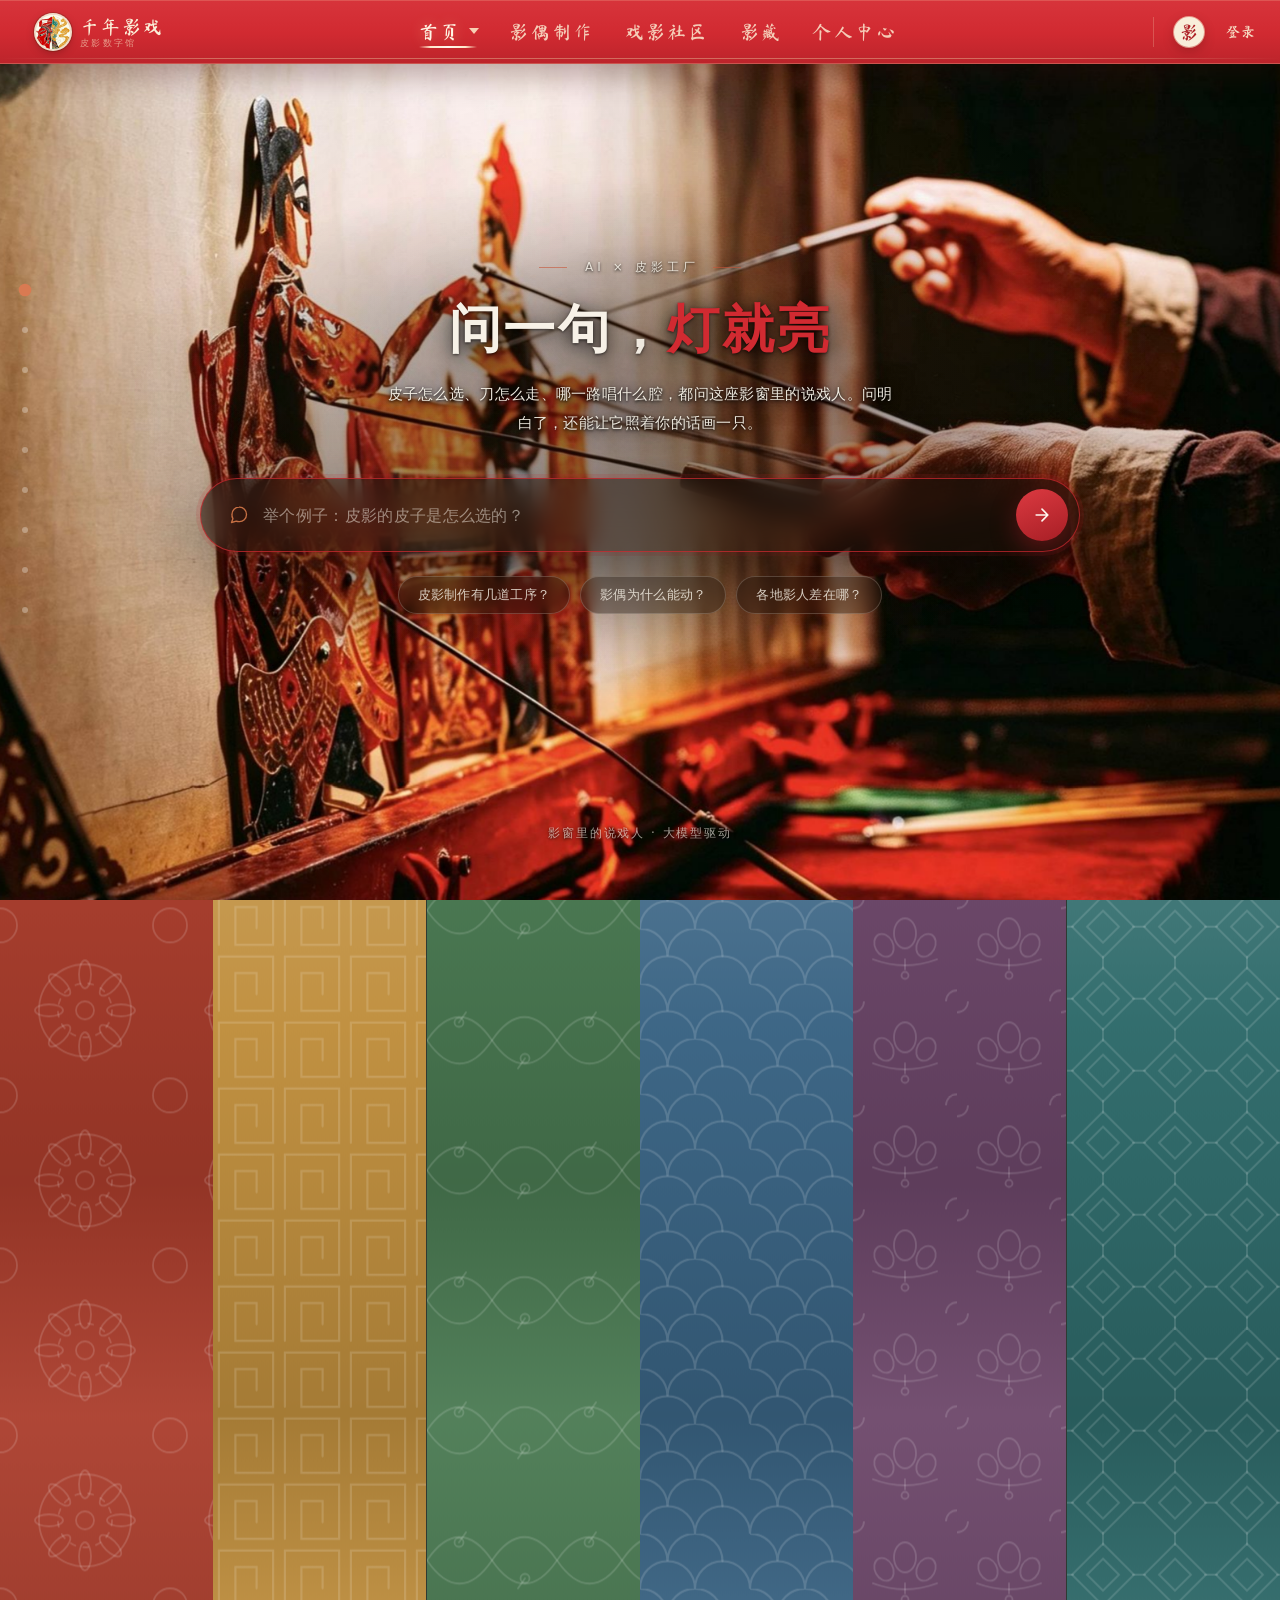
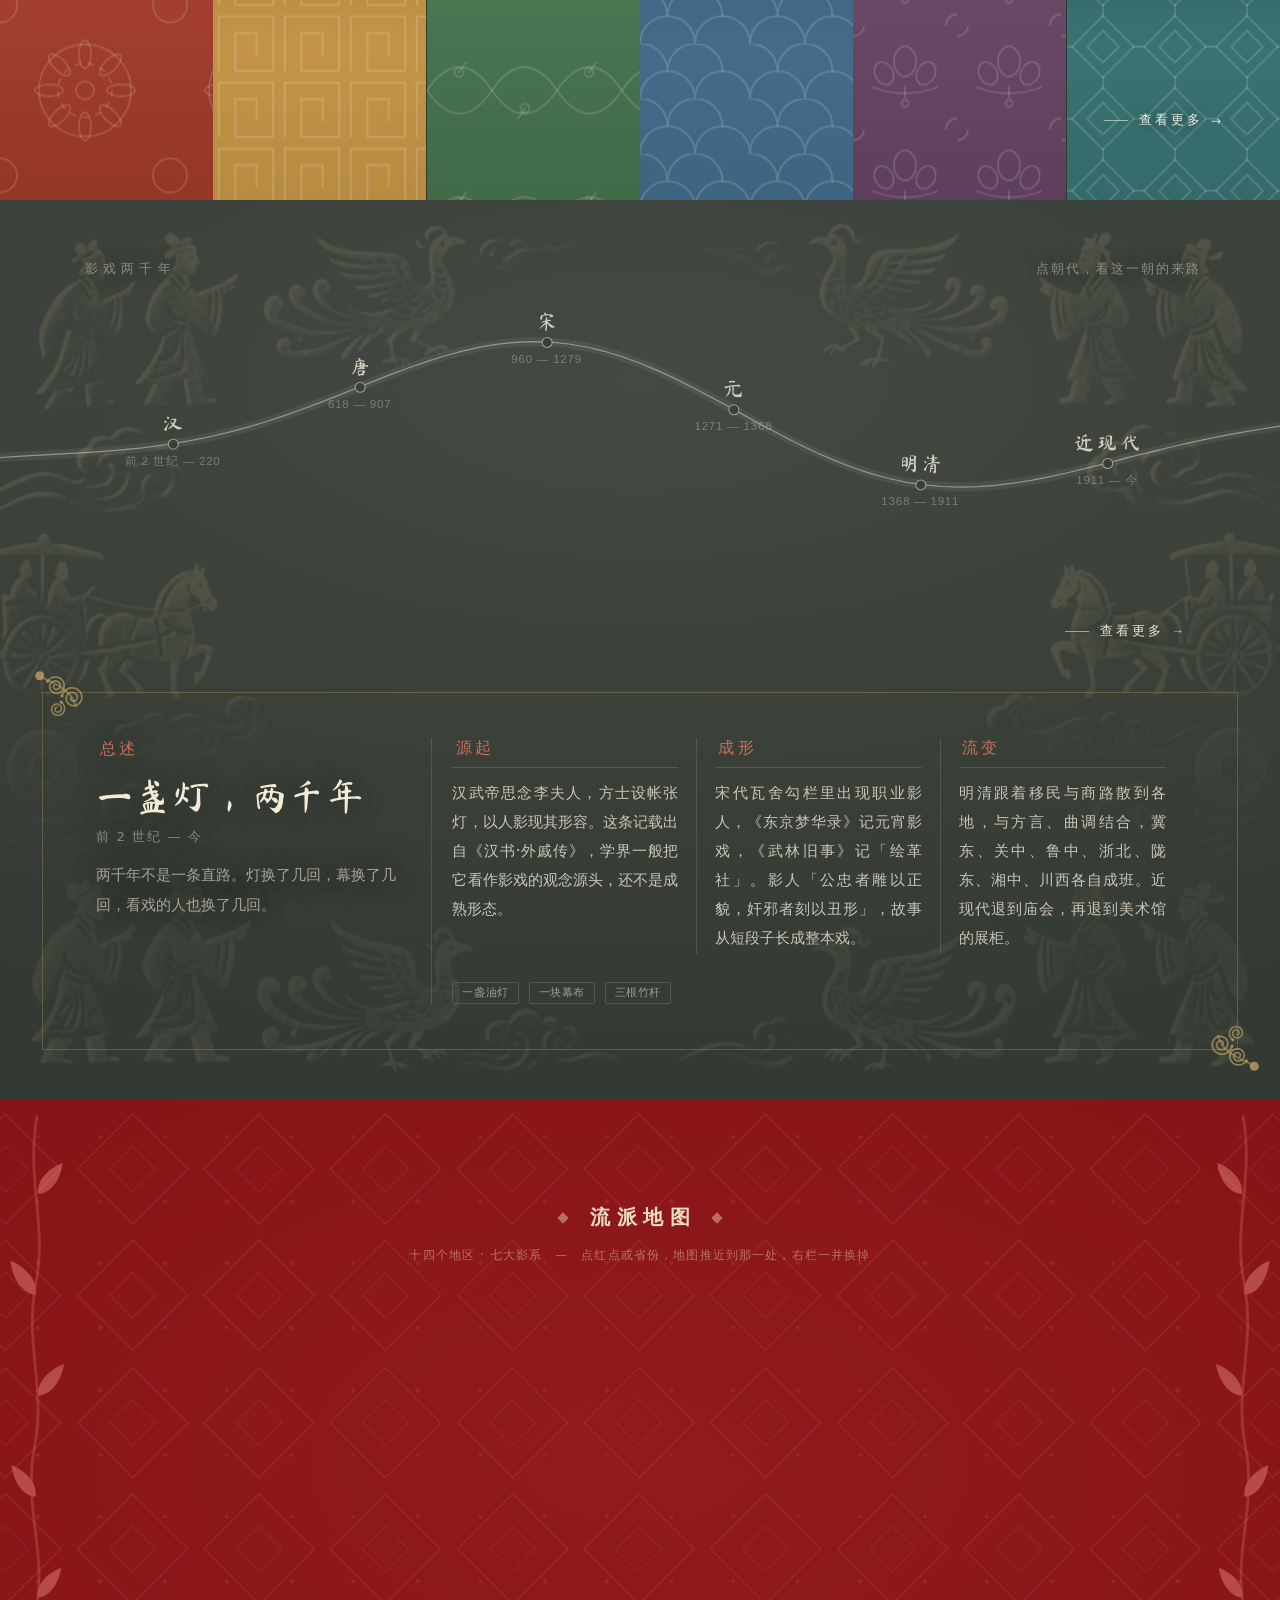
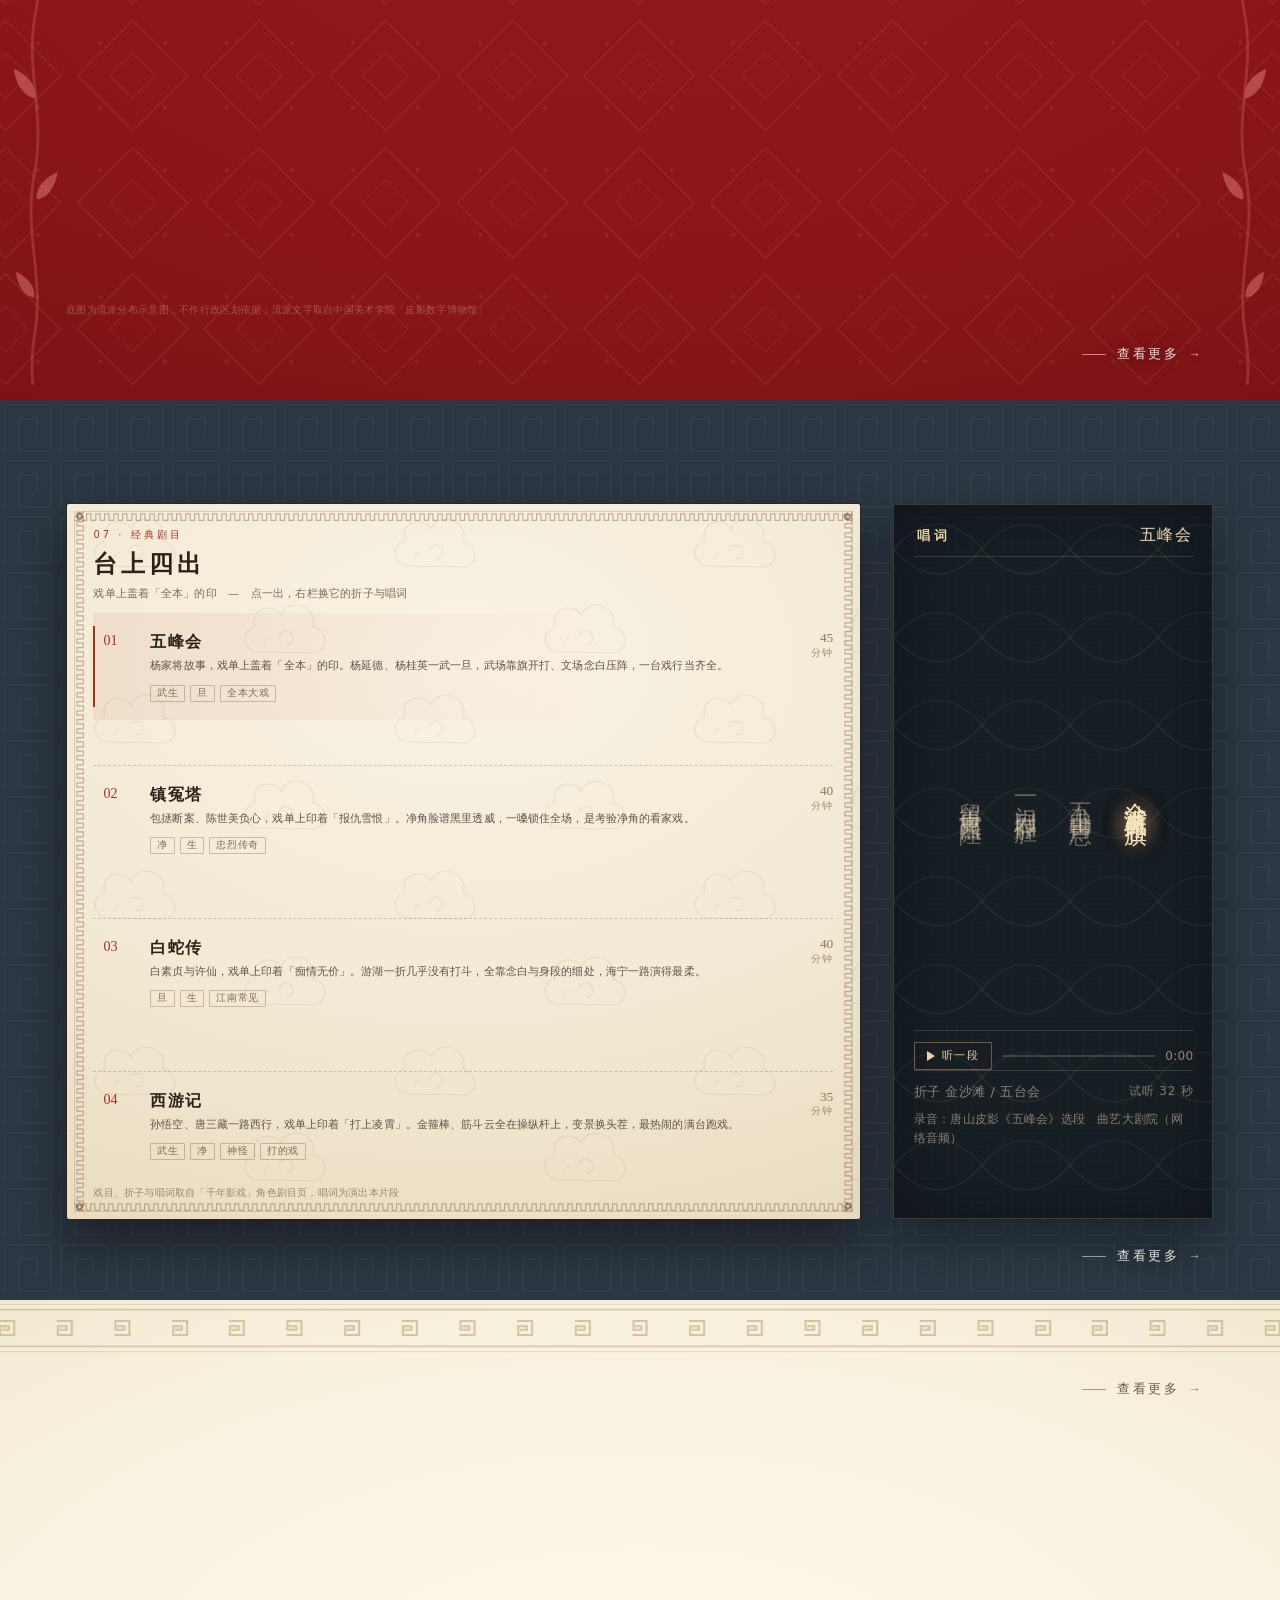
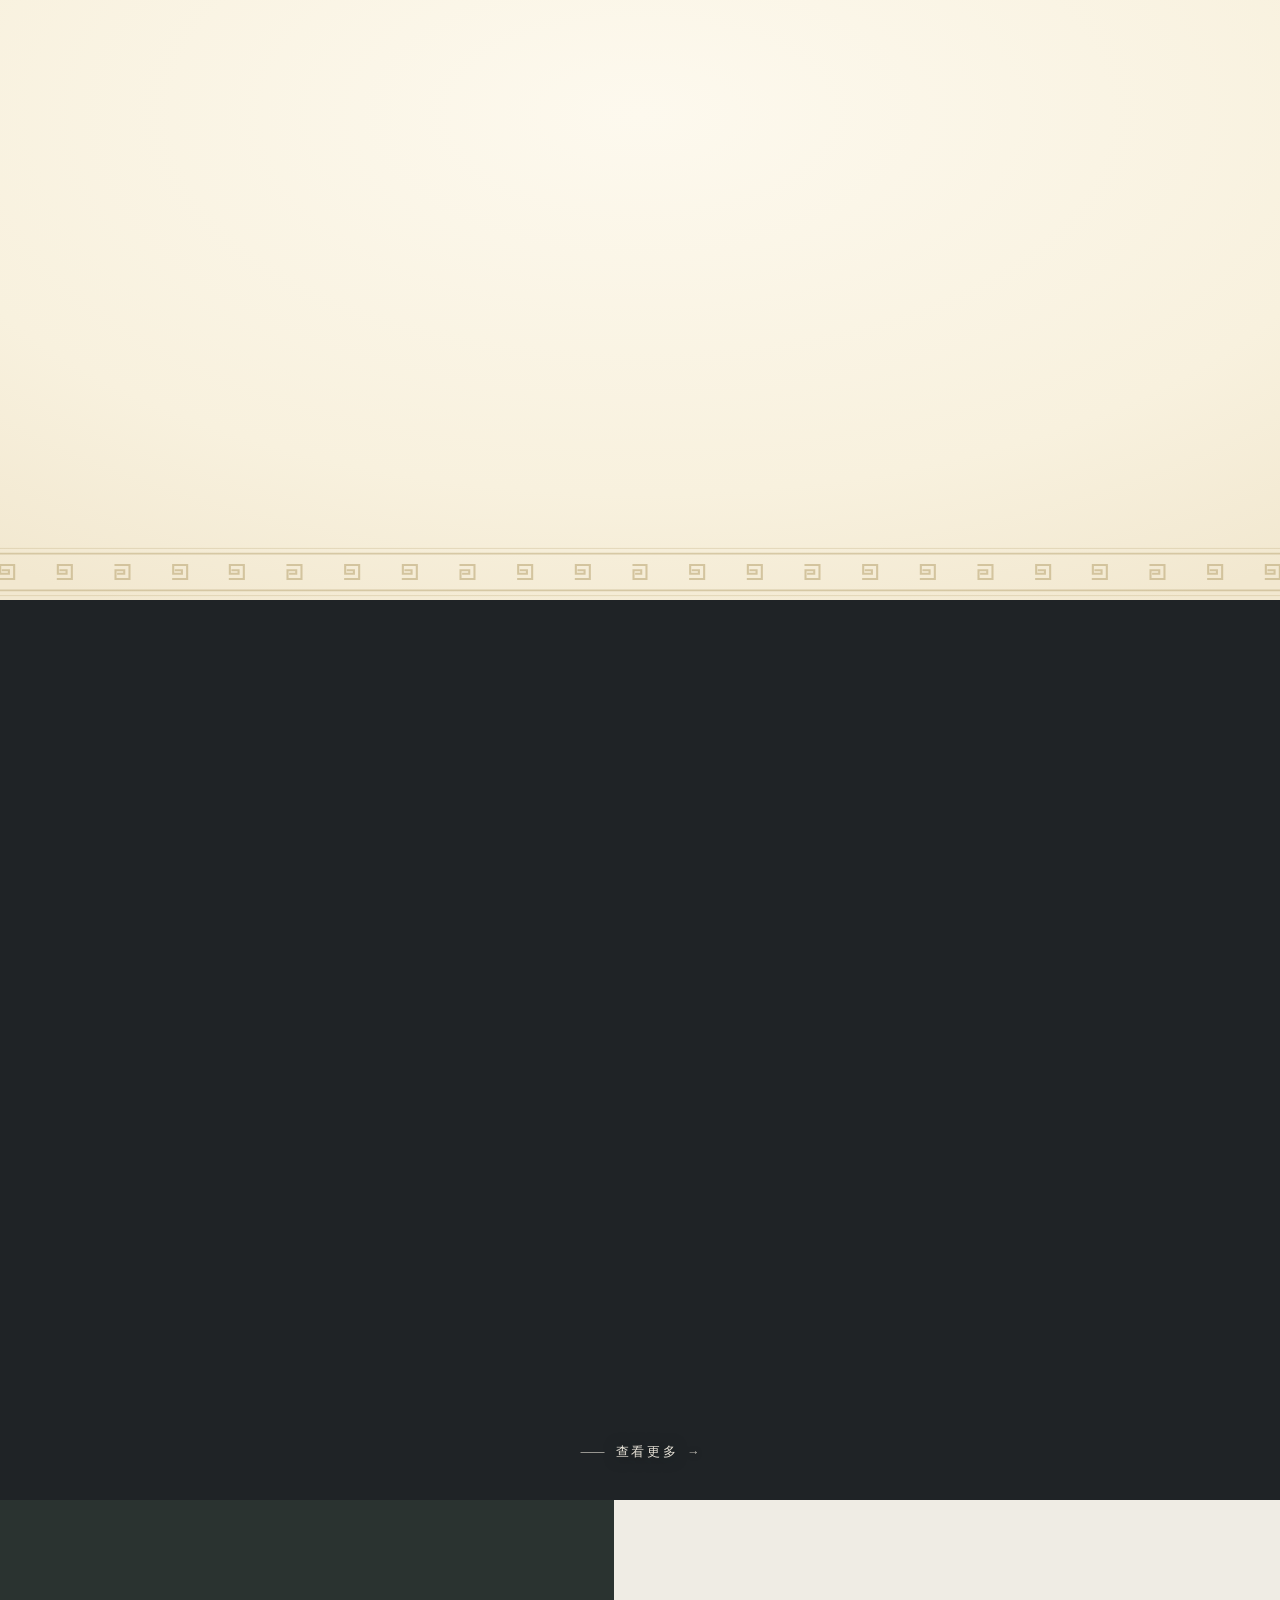
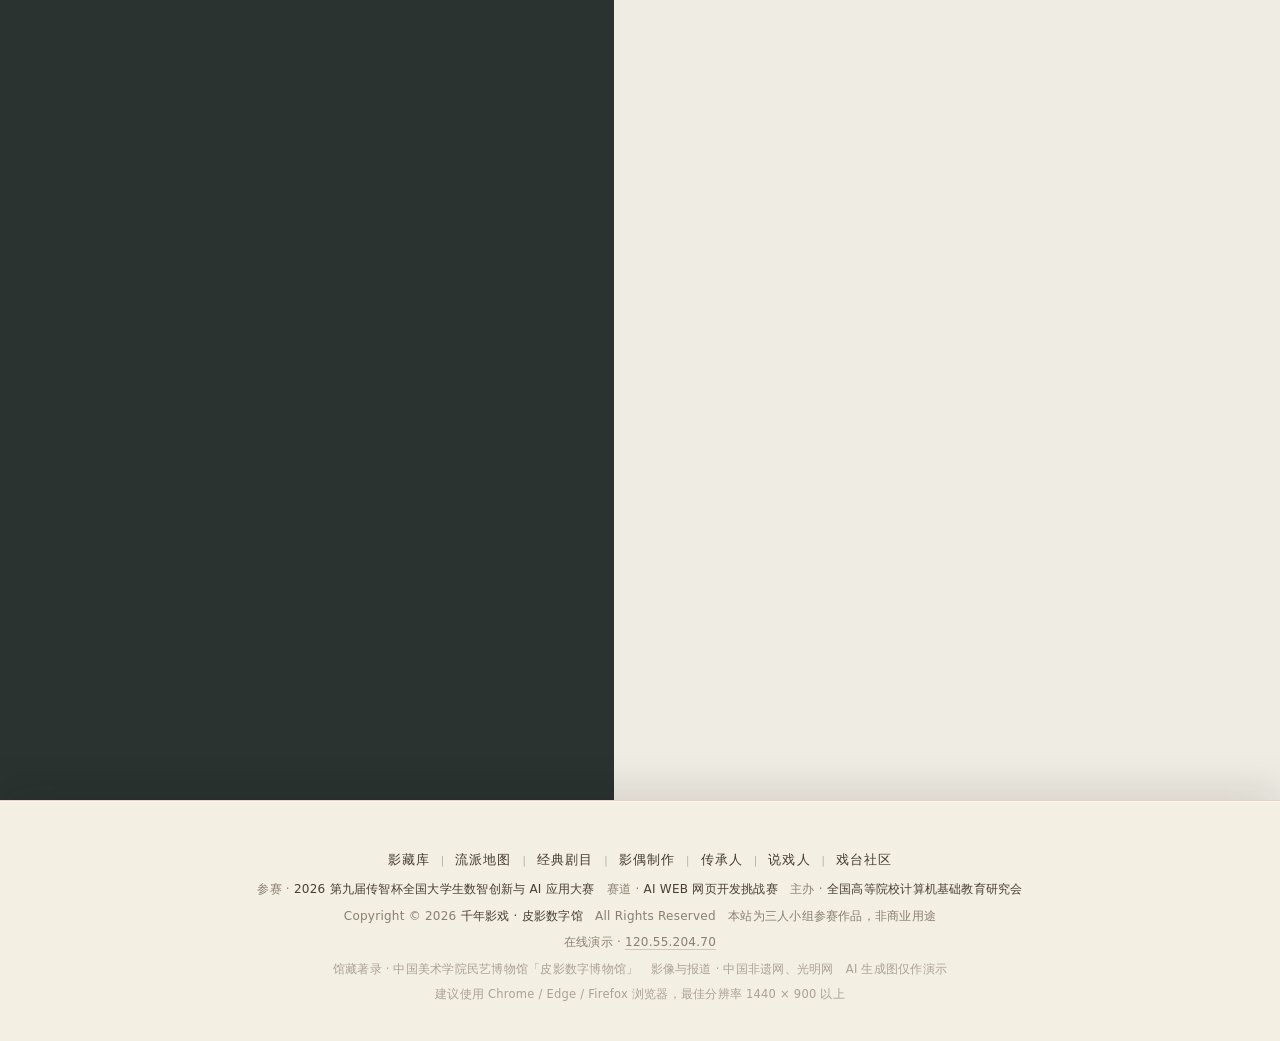
<file: index.html>
<!doctype html>
<html lang="zh-CN">
<head>
<meta charset="utf-8">
<meta name="viewport" content="width=device-width, initial-scale=1">
<link rel="icon" href="favicon.ico" sizes="any">
<link rel="icon" type="image/png" sizes="32x32" href="assets/img/logo/favicon-32.png">
<link rel="apple-touch-icon" href="assets/img/logo/apple-touch-icon.png">
<title>千年影戏 · 一盏灯，两千年的影｜皮影数字馆</title>
<meta name="description" content="千年影戏·皮影数字馆：一盏灯、一张牛皮、两千年的影。九屏纵向影像志，从影史、流派、戏库到工序、影箱，附 AI 说戏人与线上影展。">
<meta name="author" content="千年影戏 · 三人小组">
<meta name="theme-color" content="#2a1b14">
<meta property="og:type" content="website">
<meta property="og:title" content="千年影戏 · 一盏灯，两千年的影">
<meta property="og:description" content="九屏影像志：影史、流派地图、经典剧目、影讯、七道工序、传承名册与影箱六器，附 AI 说戏人。">
<meta property="og:image" content="assets/img/logo/logo-512.png">
<meta name="twitter:card" content="summary_large_image">
<link rel="stylesheet" href="assets/css/font.css?v=11405">
<link rel="stylesheet" href="assets/css/brush.css?v=11405">
<link rel="stylesheet" href="assets/css/token.css?v=11870">
<link rel="stylesheet" href="assets/css/layout.css?v=11870">
<link rel="stylesheet" href="assets/css/anim.css?v=11960">
<link rel="stylesheet" href="assets/css/hover.css?v=11405">
<link rel="stylesheet" href="assets/css/site.css?v=11910">
<link rel="stylesheet" href="assets/css/eras.css?v=11741">
<link rel="stylesheet" href="assets/css/news-open.css?v=11405">
</head>
<body class="is-viewing-0">

<!-- ================= 顶部固定导航：朱红横匾 ================= -->
<header class="site-head">
  <div class="head-inner">
    <a class="brand" href="index.html">
      <span class="brand-seal"><img src="assets/img/logo/logo-128.png" alt="千年影戏" width="40" height="40"></span>
      <span class="brand-txt"><b>千年影戏</b><i>皮影数字馆</i></span>
    </a>
    <nav class="head-nav">
      <div class="nav-drop">
        <a href="index.html" class="is-on" aria-haspopup="true">首页<i class="nav-caret"></i></a>
        <div class="nav-drop-menu" role="menu" aria-label="扩展栏目">
          <a href="eras.html" role="menuitem"><b>影史</b><span>一盏灯，两千年</span></a>
          <a href="atlas.html" role="menuitem"><b>流派地图</b><span>十四地 · 七大影系</span></a>
          <a href="repertoire.html" role="menuitem"><b>经典剧目</b><span>台上四出 · 戏库</span></a>
          <a href="dispatch.html" role="menuitem"><b>影讯</b><span>政策 · 最新报道</span></a>
          <a href="process.html" role="menuitem"><b>工艺</b><span>七道工序 · 走刀</span></a>
          <a href="lineage.html" role="menuitem"><b>传承</b><span>四代传灯 · 名册</span></a>
        </div>
      </div>
      <a href="craft.html">影偶制作</a>
      <a href="community.html">戏影社区</a>
      <a href="vault.html">影藏</a>
      <a href="profile.html">个人中心</a>
    </nav>
    <div class="head-user">
      <a class="hu" href="profile.html">
        <span class="hu-av" data-user-av>影</span>
        <span class="hu-tx" data-user-name>登录</span>
      </a>
    </div>
  </div>
</header>

<!-- ================= 左侧悬浮栏（首屏隐藏） ================= -->
<aside class="side-rail" aria-label="悬浮入口">
  <a class="rail-item" href="#page1"><span class="rail-ico"></span><span class="rail-txt"></span></a>
  <a class="rail-item" href="#page2"><span class="rail-ico"></span><span class="rail-txt"></span></a>
  <a class="rail-item" href="#page4"><span class="rail-ico"></span><span class="rail-txt"></span></a>
  <a class="rail-item" href="#page6"><span class="rail-ico"></span><span class="rail-txt"></span></a>
  <a class="rail-item" href="#page8"><span class="rail-ico"></span><span class="rail-txt"></span></a>
</aside>

<!-- ================= 右侧圆点导航 ================= -->
<nav class="dot-nav" aria-label="分屏导航">
  <button type="button" data-go="0"><i></i><span class="dot-tip"><b>皮影工厂</b></span></button>
  <button type="button" data-go="1"><i></i><span class="dot-tip"><b>影藏</b></span></button>
  <button type="button" data-go="2"><i></i><span class="dot-tip"><b>影史</b></span></button>
  <button type="button" data-go="3"><i></i><span class="dot-tip"><b>流派地图</b></span></button>
  <button type="button" data-go="4"><i></i><span class="dot-tip"><b>经典剧目</b></span></button>
  <button type="button" data-go="5"><i></i><span class="dot-tip"><b>影讯</b></span></button>
  <button type="button" data-go="6"><i></i><span class="dot-tip"><b>工序</b></span></button>
  <button type="button" data-go="7"><i></i><span class="dot-tip"><b>传承</b></span></button>
  <button type="button" data-go="8"><i></i><span class="dot-tip"><b>关于</b></span></button>
</nav>

<!-- ================= 分屏容器 ================= -->
<main id="deck" class="deck">
  <!-- ---------- 01 AI 问答：一个大输入框，发出去就进对话页 ---------- -->
  <section class="sec sec-ask" id="page1" data-anchor="page1">
    <!-- 首屏背景：六张实拍轮换，图在 assets/img/hero/，由 hero.js 换页 -->
    <div class="hero-bg" aria-hidden="true">
      <div class="hero-slide" style="background-image:url('assets/img/hero/06.jpg')"></div>
      <div class="hero-slide" style="background-image:url('assets/img/hero/02.jpg')"></div>
      <div class="hero-slide" style="background-image:url('assets/img/hero/05.jpg')"></div>
      <div class="hero-slide is-bright" style="background-image:url('assets/img/hero/01.jpg')"></div>
      <div class="hero-slide" style="background-image:url('assets/img/hero/04.jpg')"></div>
      <div class="hero-slide" style="background-image:url('assets/img/hero/03.jpg')"></div>
    </div>
    <div class="ask-veil" aria-hidden="true"></div>

    <div class="ask-wrap">
      <p class="ask-kicker">AI × 皮影工厂</p>
      <h1 class="ask-title">问一句，<em>灯就亮</em></h1>
      <p class="ask-lede">皮子怎么选、刀怎么走、哪一路唱什么腔，都问这座影窗里的说戏人。问明白了，还能让它照着你的话画一只。</p>

      <form class="ask-box" id="askForm" action="chat.html" method="get">
        <svg class="ask-ico" viewBox="0 0 24 24" aria-hidden="true" fill="none"
             stroke="currentColor" stroke-width="1.6" stroke-linecap="round" stroke-linejoin="round">
          <path d="M21 11.5a8.4 8.4 0 0 1-9 8.4 9.9 9.9 0 0 1-3.3-.6L3 21l1.7-4.6A8.2 8.2 0 0 1 3.6 11 8.4 8.4 0 0 1 12 2.6a8.4 8.4 0 0 1 9 8.9z"/>
        </svg>
        <input class="ask-input" id="askQ" name="q" type="text" maxlength="120"
               autocomplete="off" spellcheck="false"
               aria-label="向说戏人提问"
               placeholder="举个例子：皮影的皮子是怎么选的？">
        <button class="ask-go" type="submit" aria-label="开始对话">
          <svg viewBox="0 0 24 24" fill="none" stroke="currentColor" stroke-width="2"
               stroke-linecap="round" stroke-linejoin="round" aria-hidden="true">
            <path d="M5 12h13M12 5l7 7-7 7"/>
          </svg>
        </button>
      </form>

      <!-- 就地作答：点发送后答案摊在这里，不跳页 -->
      <div class="ask-live" id="askLive" hidden aria-live="polite">
        <div class="ask-live-head"><i></i><span>问：</span><b id="askLiveQ"></b></div>
        <div class="ask-live-body" id="askLiveA"></div>
        <div class="ask-live-foot">
          <a class="ask-live-more" id="askLiveMore" href="chat.html">接着说，进影窗问答<span aria-hidden="true">→</span></a>
          <button class="ask-live-close" id="askLiveClose" type="button">收起</button>
        </div>
      </div>

      <div class="ask-chips">
        <button type="button" data-q="皮影制作有几道工序？">皮影制作有几道工序？</button>
        <button type="button" data-q="影偶为什么能动？">影偶为什么能动？</button>
        <button type="button" data-q="各地影人差在哪？">各地影人差在哪？</button>
      </div>
    </div>

    <p class="ask-note">影窗里的说戏人 · 大模型驱动</p>
  </section>

  <!-- ---------- 02 彩色竖条墙 + 挂幅卡片 ---------- -->
  <section class="sec sec-panels sec-tone-1" id="page2" data-anchor="page2">
    <!-- 六块彩色底：一块一色，奇数块往上滑、偶数块往下滑 -->
    <div class="panels" aria-hidden="true">
      <i style="--pc:#ab3d2c"></i>
      <i style="--pc:#c08f3e"></i>
      <i style="--pc:#4a7a52"></i>
      <i style="--pc:#3a6484"></i>
      <i style="--pc:#6d476a"></i>
      <i style="--pc:#2f6b6b"></i>
    </div>

    <!-- 六件影箱家当：1/3/5 落在靠下那条水平线上、名字摆在卡片上方；
         2/4/6 落在靠上那条、名字摆在卡片下方，一上一下错开。
         点卡片 → 卡片连同名字滑走，宣纸方块载着著录从另一头滑上来 -->
    <div class="pcards pcards--six">
      <div class="pcell" style="--y:45%">
        <figure class="pcard" style="--r:-1.2deg; --c:#efc8bd; --d:0s">
          <span class="pcard-name">头茬</span>
          <img src="assets/img/parts/toucha.png" alt="皮影头茬：韦陀，清代，牛皮，河北邯郸肥乡旧店" width="675" height="900">
        </figure>
        <div class="pintro">
          <h3 class="pintro-title">头茬</h3>
          <p class="pintro-txt">一颗头定行当。这具韦陀专用头茬，刻纹盘绕、眉眼压得极低，眼与口都刻空——隔着亮子看，只剩一道黑影。头饰分冠、帽、盔、巾四类，看帽上的名色，就知这是将、是官，还是神。</p>
        </div>
      </div>
      <div class="pcell" style="--y:23.5%">
        <figure class="pcard" style="--r:1.4deg; --c:#f2dcae; --d:.15s">
          <span class="pcard-name">砌末</span>
          <img src="assets/img/parts/qiemo.png" alt="皮影砌末：椅子，清代，牛皮，河南安阳滑县" width="675" height="900">
        </figure>
        <div class="pintro">
          <h3 class="pintro-title">砌末</h3>
          <p class="pintro-txt">桌椅、案几、山石，一场戏的场面靠这几件拼。这把带扶手的椅子椅腿已残，关节上的绑绳还在。砌末全靠简约的符号点题——富贵人家添几笔雕刻，穷人家连裙围也不加。</p>
        </div>
      </div>
      <div class="pcell" style="--y:45%">
        <figure class="pcard" style="--r:1deg; --c:#c6ddca; --d:.3s">
          <span class="pcard-name">衬景</span>
          <img src="assets/img/parts/chenjing.png" alt="皮影衬景：莲花台，清代，牛皮，河北邯郸肥乡旧店" width="900" height="675">
        </figure>
        <div class="pintro">
          <h3 class="pintro-title">衬景</h3>
          <p class="pintro-txt">摆上莲花台，就知道这场戏在仙界。台上四个力士撑着莲座，一层花瓣一层云气，边角再挂两朵未开的莲。衬景只管交代「这是什么地方」，整幅铺满亮子，一米多高、两米多宽。</p>
        </div>
      </div>
      <div class="pcell" style="--y:23.5%">
        <figure class="pcard" style="--r:-1.4deg; --c:#bed6e9; --d:.45s">
          <span class="pcard-name">坐骑</span>
          <img src="assets/img/parts/zuoqi.png" alt="皮影坐骑：龙首驹，牛皮，河北唐山" width="900" height="675">
        </figure>
        <div class="pintro">
          <h3 class="pintro-title">坐骑</h3>
          <p class="pintro-txt">只在武戏和神怪戏里出场。龙首、马身，通体鳞甲，鬃毛一根根刻出，鞍鞯压在背上。件数最少，雕工反而最放得开——怎么密怎么刻。马腿的关节也留出皮线，跑起来才不僵。</p>
        </div>
      </div>
      <div class="pcell" style="--y:45%">
        <figure class="pcard" style="--r:-1deg; --c:#ddc3e0; --d:.6s">
          <span class="pcard-name">身段</span>
          <img src="assets/img/parts/liantou.png" alt="皮影身段：孙悟空整身，清代，牛皮，河北邯郸肥乡旧店" width="675" height="900">
        </figure>
        <div class="pintro">
          <h3 class="pintro-title">身段</h3>
          <p class="pintro-txt">不拆的一整件，头与身连在同一块皮上。这具悟空执棒而立，红裤、虎皮裙，脚下接一根签子直通上身。多数影人头身分开：身段叫「桩子」，胸臀四肢连手共十件，以皮线连缀。</p>
        </div>
      </div>
      <div class="pcell" style="--y:23.5%">
        <figure class="pcard" style="--r:1.2deg; --c:#bcdcd9; --d:.75s">
          <span class="pcard-name">戳子</span>
          <img src="assets/img/parts/chuozi.png" alt="皮影戳子：团花衫，清代，牛皮，甘肃天水" width="675" height="900">
        </figure>
        <div class="pintro">
          <h3 class="pintro-title">戳子</h3>
          <p class="pintro-txt">一件团花衫上要刻满团花，刀口留筋，透光才不糊。戏班看手艺，先看戳子的线密不密、留筋匀不匀。一套影箱头茬能有几百上千件，戳子只备几十件——换戏换的是头，身子还是那一件。</p>
        </div>
      </div>
    </div>

    <!-- 右下角：进「影藏」整页看六器与三百帧藏品 -->
    <a class="p-more" href="vault.html" aria-label="查看更多影藏藏品">
      <span class="p-more-txt">查看更多</span>
    </a>
  </section>

  <!-- ---------- 03 竖条上半 + 居中说明 ---------- -->
  <section class="sec sec-slots-half sec-tone-2" id="page3" data-anchor="page3">
    <!-- 整屏的剪纸花纹：六朝各一张，四角布局，中间空出来给字 -->
    <div class="era-figs" id="eraFigs" aria-hidden="true">
      <img src="assets/img/eras/pat/han.webp?v=11405" alt="">
      <img src="assets/img/eras/pat/tang.webp?v=11405" alt="">
      <img src="assets/img/eras/pat/song.webp?v=11405" alt="">
      <img src="assets/img/eras/pat/yuan.webp?v=11405" alt="">
      <img src="assets/img/eras/pat/ming.webp?v=11405" alt="">
      <img src="assets/img/eras/pat/modern.webp?v=11405" alt="">
    </div>

    <!-- 上半：一条流动的曲线，六朝钉在线上，随曲线一起走 -->
    <div class="era-band">
      <p class="era-kicker">影戏两千年</p>
      <p class="era-hint">点朝代，看这一朝的来路</p>

      <svg class="era-curve" id="eraCurve" preserveAspectRatio="none" aria-hidden="true">
        <path class="era-glow" id="eraGlow" d=""></path>
        <path class="era-line" id="eraLine" d=""></path>
      </svg>
      <div class="era-nodes" id="eraNodes"></div>
    </div>

    <!-- 下半：没选朝代时是总述，选中就换成那一朝 -->
    <div class="era-copy">
      <!-- 两枚角花挂在外层，切朝代时不参与重绘，所以不会闪 -->
      <i class="ec-corner ec-corner--tl" aria-hidden="true"></i>
      <i class="ec-corner ec-corner--br" aria-hidden="true"></i>
      <div class="ec" id="eraCopy"></div>
    </div>

    <a class="more more--eras" href="eras.html" aria-label="查看更多影史">查看更多</a>
  </section>

  <!-- ---------- 04 流派地图 + 地区介绍 ---------- -->
  <section class="sec sec-map sec-tone-4" id="page5" data-anchor="page5">
    <div class="sec-title">
      <i class="orn"></i>
      <h2 class="map-h">流派地图</h2>
      <i class="orn"></i>
    </div>
    <p class="map-sub">十四个地区 · 七大影系　—　点红点或省份，地图推近到那一处，右栏一并换掉</p>

    <div class="map-wrap">
      <div class="map-canvas">
        <div class="map-plate" data-rv>
          <svg class="cn-map" id="cnMap" viewBox="0 0 768.6 648.3" role="img"
               aria-label="中国皮影流派分布示意地图">
            <g id="cnProv"></g>
            <!-- 聚焦层：选中那一省的轮廓，一道浅蓝的线沿边流走 -->
            <g id="cnFocus" class="cn-focus" aria-hidden="true"></g>
            <g id="cnPins"></g>
          </svg>
          <div class="cn-inset" id="cnInset" aria-hidden="true"></div>

          <!-- 图例挂在图纸左上角，竖排 -->
          <div class="cn-legend" id="cnLegend" data-rv>
            <b class="cn-lg-t">七大影系</b>
          </div>
        </div>
        <p class="map-note">底图为流派分布示意图，不作行政区划依据；流派文字取自中国美术学院「皮影数字博物馆」</p>
      </div>

      <aside class="map-panel" id="mapPanel" aria-live="polite" data-rv></aside>
    </div>

    <a class="more more--map" href="atlas.html" aria-label="查看更多流派">查看更多</a>
  </section>

  <!-- ---------- 05 经典剧目：一张戏单 + 一栏唱词 ---------- -->
  <section class="sec sec-plays sec-tone-6" id="page7" data-anchor="page7">
    <div class="play-wrap">
      <div class="play-sheet">
        <header class="ps-head">
          <p class="ps-kick">07 · 经典剧目</p>
          <h2 class="ps-h">台上四出</h2>
          <p class="ps-sub">戏单上盖着「全本」的印　—　点一出，右栏换它的折子与唱词</p>
        </header>
        <ul class="ps-list" id="psList"></ul>
        <p class="ps-note">戏目、折子与唱词取自「千年影戏」角色剧目页，唱词为演出本片段</p>
      </div>

      <aside class="play-lyric" aria-live="polite">
        <div class="ly-head">
          <b>唱词</b>
          <span class="ly-show" id="lyShow">五峰会</span>
        </div>
        <div class="ly-lines" id="lyLines"></div>

        <div class="ly-audio">
          <button class="ly-play" id="lyPlay" type="button">
            <span class="ly-ico" aria-hidden="true"></span><span id="lyPlayTxt">听一段</span>
          </button>
          <span class="ly-track" aria-hidden="true"><i id="lyFill"></i></span>
          <span class="ly-time" id="lyTime">0:00</span>
        </div>

        <div class="ly-foot">
          <span class="ly-acts" id="lyActs"></span>
          <span class="ly-min" id="lyMin"></span>
        </div>

        <p class="ly-src" id="lySrc"></p>
        <audio id="lyAudio" preload="none"></audio>
      </aside>
    </div>

    <a class="more more--plays" href="repertoire.html" aria-label="查看更多剧目">查看更多</a>
  </section>

  <!-- ---------- 06 影讯：头图 / 速览 / 现场 ---------- -->
  <section class="sec sec-col3 sec-tone-3" id="page4" data-anchor="page4">
    <div class="col3">

      <!-- 左：一条带图的头条 -->
      <article class="col" data-news="n2">
        <div class="col-head"><i class="orn"></i><h2 class="col-title">头条</h2><i class="orn"></i></div>

        <figure class="nw-fig">
          <img src="assets/img/news/n2-ai.jpg" alt="皮影戏片《水漫金山》：龙首将官、执镜武将、宝塔与乘云影偶，陕西藏品" width="1000" height="601">
          <figcaption>图｜《水漫金山》戏片 · 陕西　中国美术学院皮影数字博物馆</figcaption>
        </figure>

        <p class="nw-kicker"><b>数字化</b><i></i><span>光明网</span><i></i><span>2025-10-20</span></p>
        <h3 class="nw-title">AI 皮影资料库开放：输入草图，十秒生成一件数字皮影</h3>
        <p class="nw-text">在北京汪氏皮影艺术馆，清华美院姚智皓演示了与汪氏皮影共同研发的 AI 皮影资料库：高清拍摄、逐件标注建成数据集，输入草图和关键词，十秒就能生成数字皮影。</p>
        <p class="nw-text">第五代传承人党飞华说，过去学艺要拜师多年，如今门槛降到会画草图。他给自己定了三年目标——让全球一百万人成为皮影创作者。</p>
      </article>

      <!-- 中：从其余资讯里挑三条，各作一段概述 -->
      <div class="col">
        <div class="col-head"><i class="orn"></i><h2 class="col-title">速览</h2><i class="orn"></i></div>

        <div class="row-list row-list-lg">
          <article class="row-block" data-news="n4">
            <p class="nw-kicker"><b>演出</b><i></i><span>央视网</span><i></i><span>2025-02-12</span></p>
            <h3 class="nw-title nw-title--sm">龙江皮影登上亚冬会舞台</h3>
            <p class="nw-sum">运动员村一楼展厅，舞台以冰雪大世界为背景，影人在幕后演绎冬季花样冰舞，向亚洲 34 个国家和地区的健儿道一声欢迎。</p>
          </article>

          <article class="row-block" data-news="n5">
            <p class="nw-kicker"><b>抢救记录</b><i></i><span>新华社</span><i></i><span>2023-06-11</span></p>
            <h3 class="nw-title nw-title--sm">八十三岁，还在窑洞里撑幕布</h3>
            <p class="nw-sum">甘肃环县陈旗塬村的一孔窑洞，83 岁的敬廷佑端坐幕布中央，《竹林会》开戏。敬家班 1903 年成班，如今撑幕布的，还是那对八十多岁的兄弟。</p>
          </article>

          <article class="row-block" data-news="n1">
            <p class="nw-kicker"><b>名录</b><i></i><span>新华社</span><i></i><span>2011-11-27</span></p>
            <h3 class="nw-title nw-title--sm">中国皮影戏列入人类非遗代表作名录</h3>
            <p class="nw-sum">巴黎，保护非物质文化遗产政府间委员会第 6 届会议决定，把中国皮影戏列入名录。一人操数偶、即兴演唱、兼奏数器的本事，由此进入世界级保护视野。</p>
          </article>
        </div>
      </div>

      <!-- 右：一条带图的现场，图压在栏底 -->
      <article class="col" data-news="n9">
        <div class="col-head"><i class="orn"></i><h2 class="col-title">现场</h2><i class="orn"></i></div>

        <p class="nw-kicker"><b>演出</b><i></i><span>新华网甘肃频道</span><i></i><span>2025-11-26</span></p>
        <h3 class="nw-title nw-title--sm">高铁把环县道情皮影带出了圈</h3>
        <p class="nw-text">国庆黄金周，庆阳一中的学生一早就坐上高铁，从西峰直奔环县，只为在环州故城看一场道情皮影、上手刻一刀。</p>
        <p class="nw-text">皮影馆里，传承人张志文俯身雕的是一件高铁造型的影偶，流线车身刻得一丝不苟。他说，高铁给了环县机遇，他要拿这门老手艺把它记下来。</p>

        <figure class="nw-fig nw-fig--bottom">
          <img src="assets/img/news/n9-rail.jpg" alt="皮影戏片《沙家浜》：持枪兵士、草房、茶桌与花盆，河北唐山藏品" width="1000" height="645">
          <figcaption>图｜《沙家浜》戏片 · 河北唐山　中国美术学院皮影数字博物馆</figcaption>
        </figure>
      </article>

    </div>

    <a class="more more--ink more--news" href="dispatch.html" aria-label="查看更多影讯">查看更多</a>
  </section>

  <!-- ---------- 07 六列竖卡：从一张皮到一只能上台的影偶 ---------- -->
  <section class="sec sec-six sec-tone-7" id="page8" data-anchor="page8">
    <div class="six-wrap">
      <div class="six-col" data-rv data-dir="up">
        <span class="six-no">01</span>
        <figure class="six-fig">
          <img src="assets/img/craft/step1.jpg" alt="选皮工序：刮制好的皮绷在竹木架上阴干，皮面净亮透明" width="560" height="748">
        </figure>
        <div class="six-cap">
          <h3 class="six-txt">选皮</h3>
          <p class="six-more">一张驴皮万刻刀。薄皮留头胸腹，厚皮留腿脚，影偶才上轻下重。</p>
        </div>
      </div>
      <div class="six-col" data-rv data-dir="down">
        <span class="six-no">02</span>
        <figure class="six-fig">
          <img src="assets/img/craft/step2.jpg" alt="描样工序：在纸样上起稿勾线，画出人物轮廓与纹样" width="560" height="748">
        </figure>
        <div class="six-cap">
          <h3 class="six-txt">描样</h3>
          <p class="six-more">皮要推平再下针。侧影起稿，关节先留余地。</p>
        </div>
      </div>
      <div class="six-col" data-rv data-dir="up">
        <span class="six-no">03</span>
        <figure class="six-fig">
          <img src="assets/img/craft/step3.jpg" alt="雕刻工序：顺丝走刀，在皮上镂刻出细密纹样" width="560" height="748">
        </figure>
        <div class="six-cap">
          <h3 class="six-txt">雕刻</h3>
          <p class="six-more">顺丝走刀，阳刻为主。关节留筋，一断整件废。</p>
        </div>
      </div>
      <div class="six-col" data-rv data-dir="down">
        <span class="six-no">04</span>
        <figure class="six-fig">
          <img src="assets/img/craft/step4.jpg" alt="上色工序：细笔敷彩，矿物颜料先浅后深" width="560" height="748">
        </figure>
        <div class="six-cap">
          <h3 class="six-txt">上色</h3>
          <p class="six-more">矿物色趁热敷，先浅后深，双面罩两三遍。</p>
        </div>
      </div>
      <div class="six-col" data-rv data-dir="up">
        <span class="six-no">05</span>
        <figure class="six-fig">
          <img src="assets/img/craft/step5.jpg" alt="缀结工序：装签子、连关节，把各部件缀成整身" width="560" height="748">
        </figure>
        <div class="six-cap">
          <h3 class="six-txt">缀结</h3>
          <p class="six-more">三根签子定乾坤：胸一、手二，武场挪后肩。</p>
        </div>
      </div>
      <div class="six-col" data-rv data-dir="down">
        <span class="six-no">06</span>
        <figure class="six-fig">
          <img src="assets/img/craft/step6.jpg" alt="整平工序：敷彩完成的部件平铺展平，进入发汗压制定型" width="560" height="748">
        </figure>
        <div class="six-cap">
          <h3 class="six-txt">整平</h3>
          <p class="six-more">发汗压平，低温多次；高温起泡，前功尽弃。</p>
        </div>
      </div>
    </div>

    <a class="more more--six" href="process.html" aria-label="查看更多工艺">查看更多</a>
  </section>

  <!-- ---------- 08 传承：左图右纸，三个人换着看 ---------- -->
  <section class="sec sec-split sec-tone-5" id="page6" data-anchor="page6">
    <div class="inh-deco" aria-hidden="true">
      <span class="deco deco--f1"></span>
      <span class="deco deco--f2"></span>
      <span class="deco deco--f3"></span>
      <span class="deco deco--f4"></span>
      <img class="deco-pup deco-pup--a" src="assets/img/parts/liantou.png" alt="">
    </div>

    <div class="split-left">
      <span class="inh-idx" id="inhIdx">01 / 05</span>

      <figure class="inh-photo">
        <span class="inh-glow" aria-hidden="true"></span>
        <div class="inh-mask">
          <img class="inh-prev" id="inhPrev" alt="" aria-hidden="true">
          <img class="inh-cur" id="inhImg" src="assets/img/people/fan.jpg"
               alt="范正安在泰山皮影剧场演出，一人操偶兼踩打乐器" width="640" height="426">
        </div>
        <span class="inh-ring" aria-hidden="true"></span>
        <span class="inh-ring2" aria-hidden="true"></span>
      </figure>

      <div class="inh-sign">
        <span class="inh-name" id="inhName">范正安</span>
        <i class="inh-sep" aria-hidden="true"></i>
        <span class="inh-word" id="inhWord">十不闲</span>
      </div>

      <p class="inh-cap" id="inhCap">山东泰安 · 泰山皮影戏　摄影 朱峥 / 新华社</p>
    </div>

    <div class="split-right">
      <div class="inh-body">
        <h2 class="inh-h">传灯有径</h2>
        <p class="inh-lede">名录确立了，传承人认定了，接下来是「有人学、有人教」。五位国家级代表性传承人，各守一门险些断掉的活——名字都串在这条线上，指到谁，左边就换谁。</p>

        <div class="inh-stage" id="inhStage">
          <div class="inh-thread" id="inhThread" role="tablist" aria-label="国家级代表性传承人">
              <span class="inh-rail" aria-hidden="true"></span>

            <button class="inh-node is-on" type="button" role="tab" aria-selected="true" data-i="0">
              <span class="in-dot" aria-hidden="true"></span>
              <span class="in-txt"><span class="in-name">范正安</span><span class="in-word">十不闲</span></span>
              <span class="in-place">山东泰安 · 泰山皮影戏</span>
            </button>

            <button class="inh-node" type="button" role="tab" aria-selected="false" data-i="1">
              <span class="in-dot" aria-hidden="true"></span>
              <span class="in-txt"><span class="in-name">张坤荣</span><span class="in-word">唱做一身</span></span>
              <span class="in-place">浙江海宁 · 海宁皮影戏</span>
            </button>

            <button class="inh-node" type="button" role="tab" aria-selected="false" data-i="2">
              <span class="in-dot" aria-hidden="true"></span>
              <span class="in-txt"><span class="in-name">宋国超</span><span class="in-word">一人成班</span></span>
              <span class="in-place">辽宁瓦房店 · 复州皮影戏</span>
            </button>

            <button class="inh-node" type="button" role="tab" aria-selected="false" data-i="3">
              <span class="in-dot" aria-hidden="true"></span>
              <span class="in-txt"><span class="in-name">魏金全</span><span class="in-word">单人开台</span></span>
              <span class="in-place">陕西渭南 · 华县皮影戏</span>
            </button>

            <button class="inh-node" type="button" role="tab" aria-selected="false" data-i="4">
              <span class="in-dot" aria-hidden="true"></span>
              <span class="in-txt"><span class="in-name">汪天稳</span><span class="in-word">推皮走刀</span></span>
              <span class="in-place">陕西渭南 · 华县影偶雕刻</span>
            </button>
          </div>

          <div class="inh-detail" id="inhDetail" aria-live="polite">
            <div class="ind-head">
              <p class="ind-life" id="indLife"></p>
              <button class="ind-back" id="indBack" type="button">查看其他传承人</button>
            </div>
            <div class="ind-body" id="indBody">
              <div class="ind-text" id="indText"></div>
            </div>
          </div>
        </div>

        <p class="inh-src" id="inhSrc">出处：中国非遗网 · 光明网</p>

        <a class="more more--ink more--inh" href="lineage.html" aria-label="查看更多传承">查看更多</a>
      </div>
    </div>
  </section>

  <!-- ---------- 09 关于（页脚） ---------- -->
  <footer class="sec sec-foot" id="page9" data-anchor="page9" aria-label="关于本站">
      <div class="ft-in">
        <nav class="ft-nav" aria-label="站内导航">
          <a href="vault.html">影藏库</a><i>|</i>
          <a href="atlas.html">流派地图</a><i>|</i>
          <a href="repertoire.html">经典剧目</a><i>|</i>
          <a href="craft.html">影偶制作</a><i>|</i>
          <a href="lineage.html">传承人</a><i>|</i>
          <a href="chat.html">说戏人</a><i>|</i>
          <a href="community.html">戏台社区</a>
        </nav>
        <p class="ft-row">参赛 · <b>2026 第九届传智杯全国大学生数智创新与 AI 应用大赛</b>　赛道 · <b>AI WEB 网页开发挑战赛</b>　主办 · <b>全国高等院校计算机基础教育研究会</b></p>
        <p class="ft-row">Copyright © 2026 <b>千年影戏 · 皮影数字馆</b>　All Rights Reserved　本站为三人小组参赛作品，非商业用途</p>
        <p class="ft-row">在线演示 · <a href="http://120.55.204.70">120.55.204.70</a></p>
        <p class="ft-row ft-dim">馆藏著录 · 中国美术学院民艺博物馆「皮影数字博物馆」　影像与报道 · 中国非遗网、光明网　AI 生成图仅作演示</p>
        <p class="ft-row ft-dim">建议使用 Chrome / Edge / Firefox 浏览器，最佳分辨率 1440 × 900 以上</p>
      </div>
  </footer>
</main>

<script src="assets/js/deck.js?v=11686"></script>
<script src="assets/js/hero.js?v=11405"></script>
<script src="assets/js/reveal.js?v=11683"></script>
<script src="assets/js/slots.js?v=11405"></script>
<script src="assets/js/eras-data.js?v=11405"></script>
<script src="assets/js/eras.js?v=11405"></script>
<script src="assets/js/ask.js?v=11644"></script>
<script src="assets/js/cn-map.js?v=11405"></script>
<script src="assets/js/schools-data.js?v=11405"></script>
<script src="assets/js/map.js?v=11405"></script>
<script src="assets/js/parts.js?v=11405"></script>
<script src="assets/js/inherit.js?v=11405"></script>
<script src="assets/js/plays.js?v=11960"></script>
<script src="assets/js/site.js?v=11405"></script>
<script src="assets/js/news-data.js?v=11405"></script>
<script src="assets/js/news-open.js?v=11405"></script>
<script>
/* 调试用：?still 关掉所有过渡，直接呈现"动画结束态"，便于截图核对版式 */
if (location.search.indexOf('still') > -1) {
  var st = document.createElement('style');
  st.textContent = '*,*::before,*::after{transition:none!important;animation:none!important}';
  document.head.appendChild(st);
}
/* 调试用：?flat 关掉整屏位移，改成普通滚动，方便逐屏截图校验 */
if (location.search.indexOf('flat') > -1) {
  document.documentElement.style.overflow = 'auto';
  document.body.style.overflow = 'auto';
  document.addEventListener('DOMContentLoaded', function () {
    var d = document.getElementById('deck');
    if (d) { d.style.transform = 'none'; d.style.transition = 'none'; }
  });
}
/* 调试用：?hover 把若干卡片强制点亮成悬停态，便于截图核对 */
if (location.search.indexOf('hover') > -1) {
  setTimeout(function () {
    ['.card-img', '.row', '.sp-cell', '.vtab', '.vmore', '.six-col', '.map-point', '.rail-item'].forEach(function (sel) {
      var el = document.querySelector(sel);
      if (el) el.classList.add('is-hover');
    });
    var sw = document.querySelector('.six-wrap');
    if (sw) sw.classList.add('is-hovered');
    var rail = document.querySelector('.side-rail');
    if (rail) rail.classList.add('is-open');
  }, 600);
}
/* 调试用：?tip=N —— 让第 N 个圆点的页码条保持拉出，便于截图核对 */
if (/[?&]tip=\d/.test(location.search)) {
  var ti = parseInt(/[?&]tip=(\d)/.exec(location.search)[1], 10);
  setTimeout(function () {
    var b = document.querySelectorAll('.dot-nav button')[ti];
    if (b) b.classList.add('is-peek');
  }, 1500);
}
/* 调试用：?debug —— 把版面关键尺寸写进 title，配 --dump-dom 就能读出来 */
if (location.search.indexOf('debug') > -1) {
  setTimeout(function(){
    var d=document.getElementById('deck');
    var f=document.querySelector('.sec-foot');
    var bar=document.querySelector('.ft-in');
    var r=function(el){ var b=el.getBoundingClientRect();
      return [Math.round(b.top),Math.round(b.bottom),Math.round(b.height)]; };
    document.title = JSON.stringify({
      vh: window.innerHeight, vw: window.innerWidth,
      deckH: d.offsetHeight, tr: getComputedStyle(d).transform,
      foot: r(f), bar: r(bar),
      body: document.body.className
    });
  }, 1500);
}
</script>
</body>
</html>
</file>
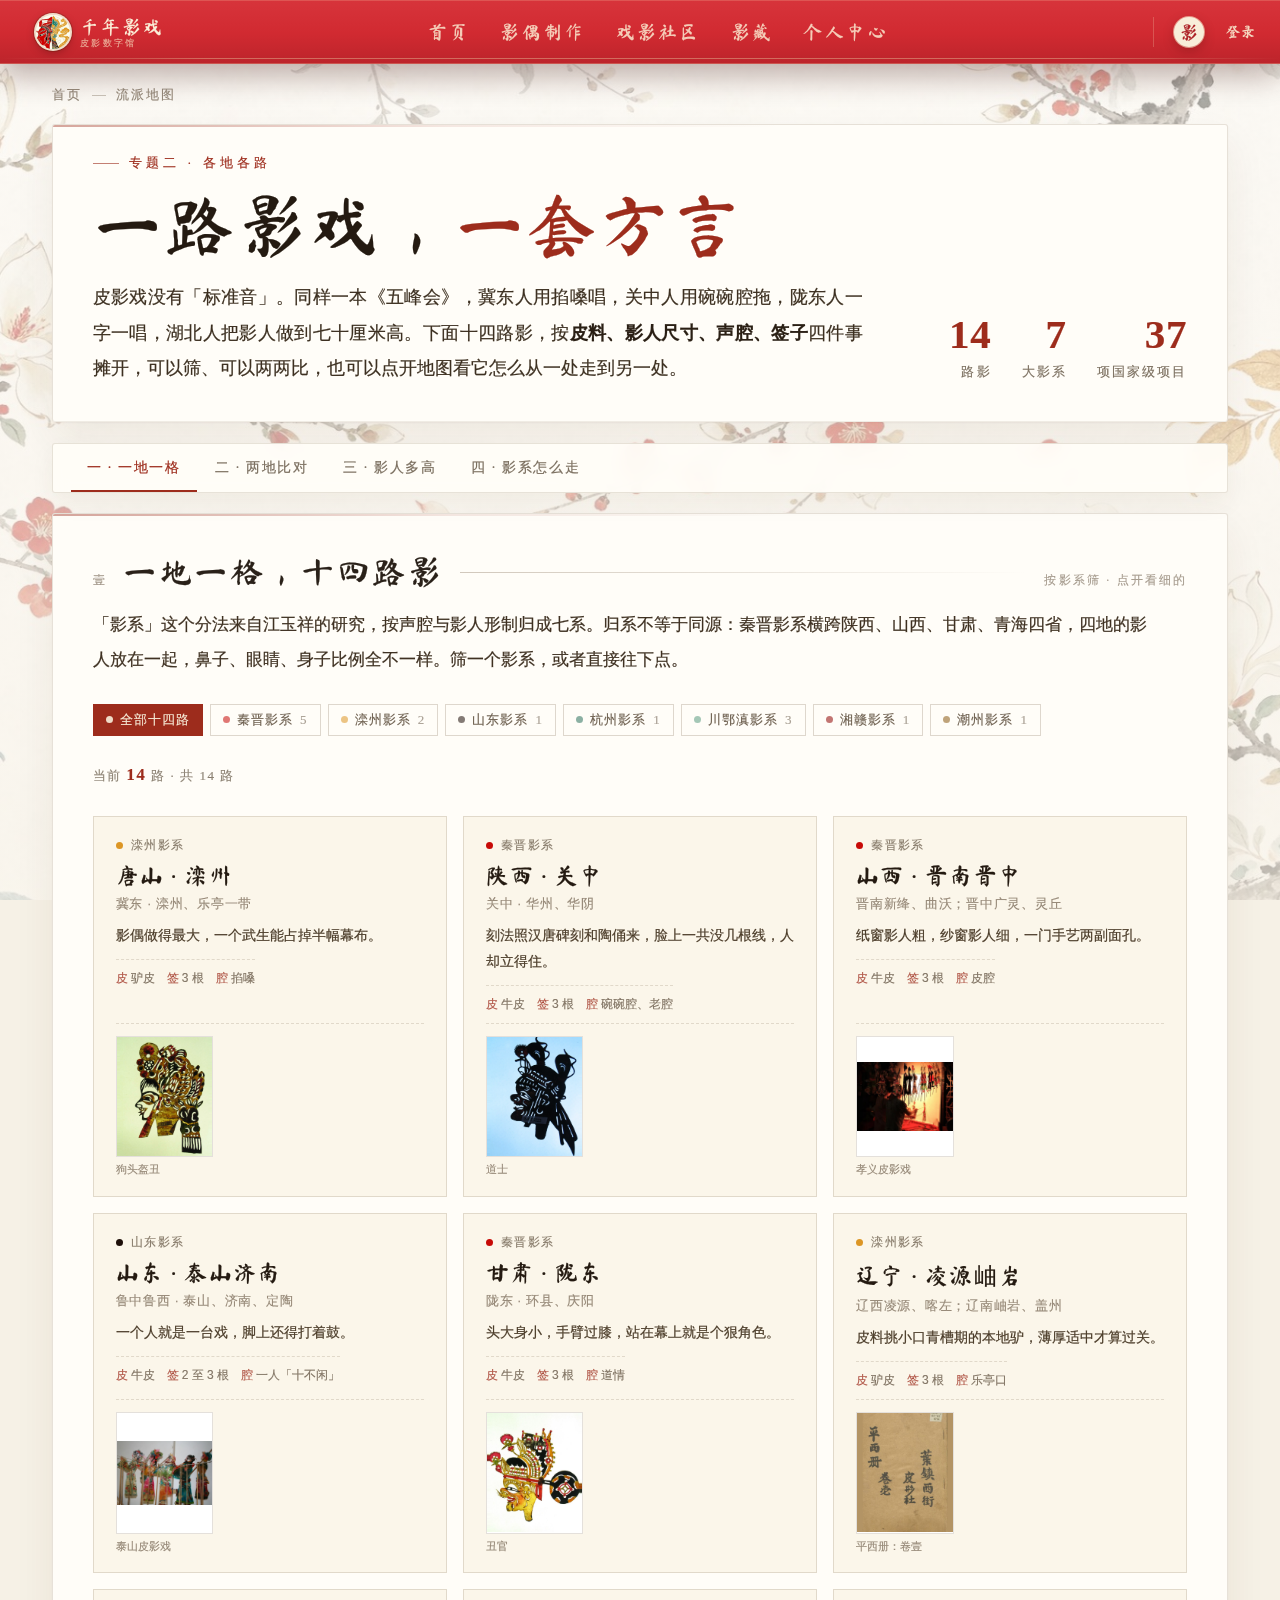
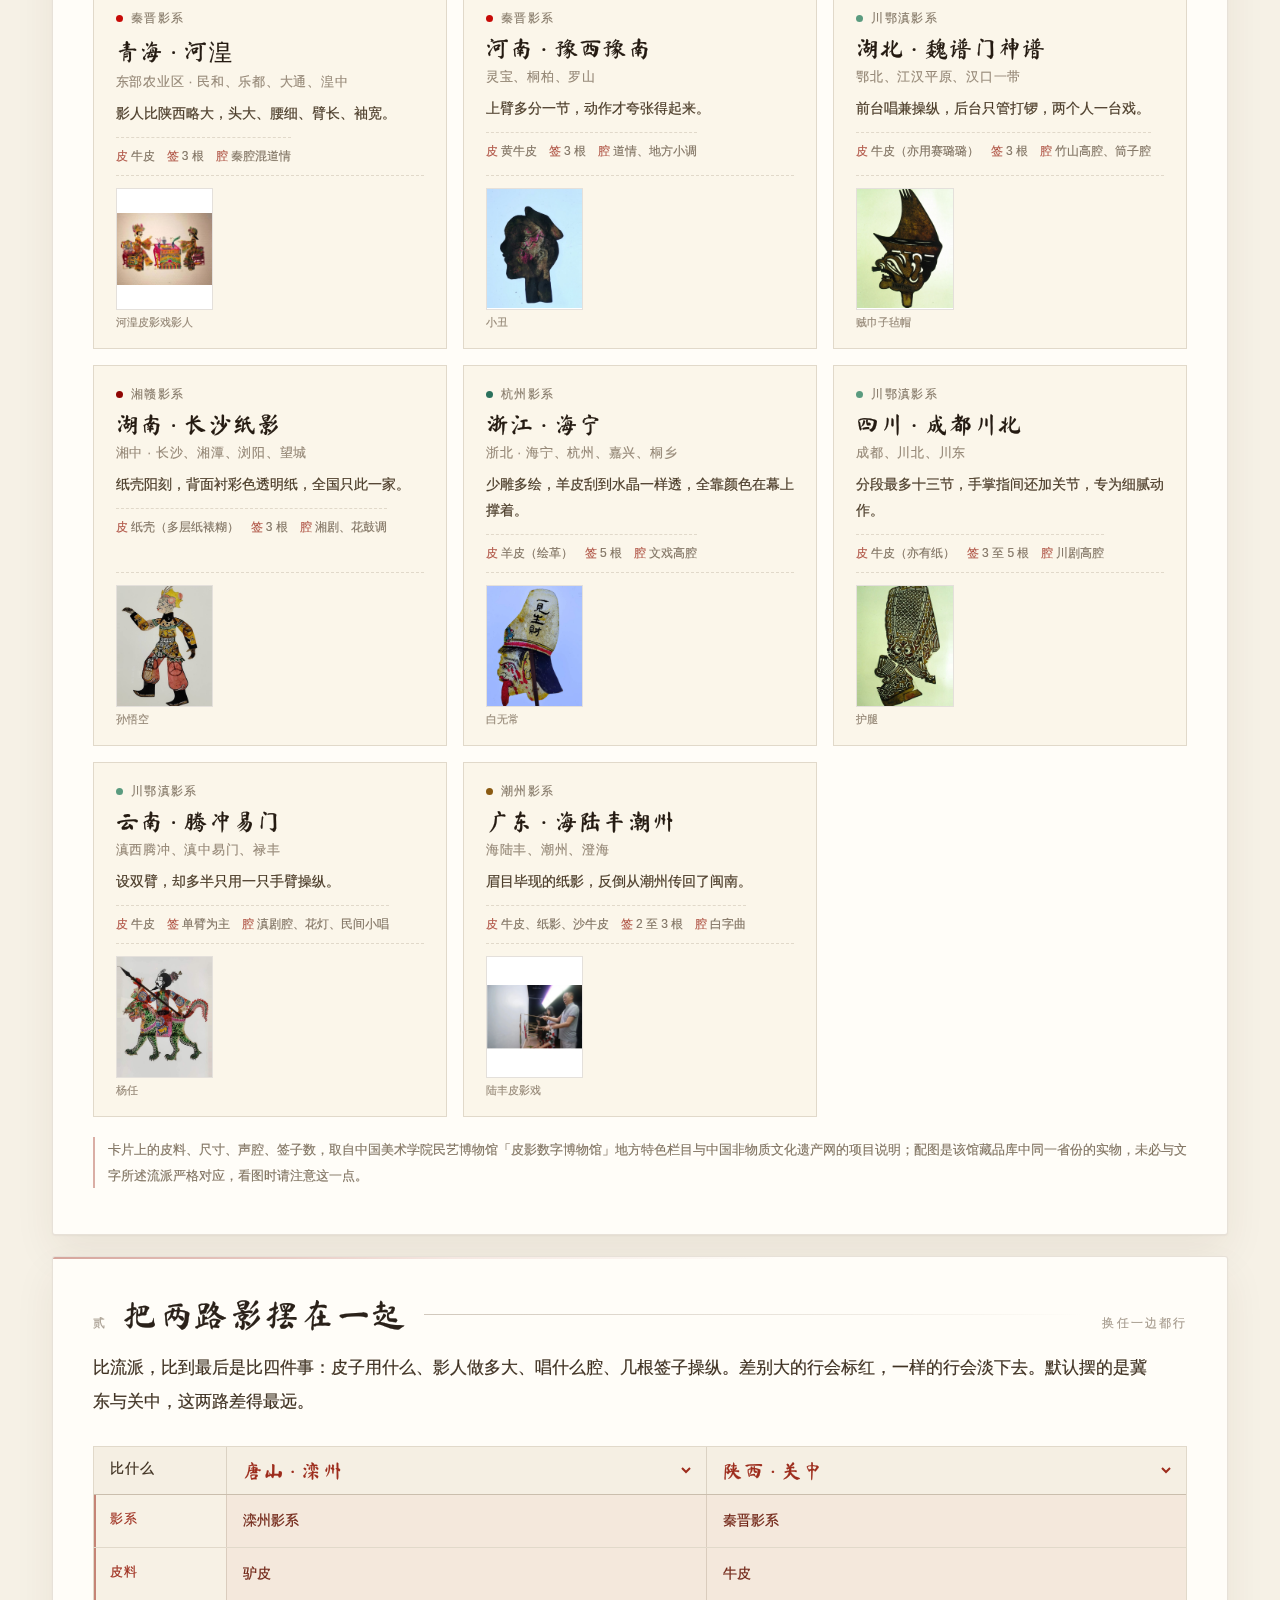
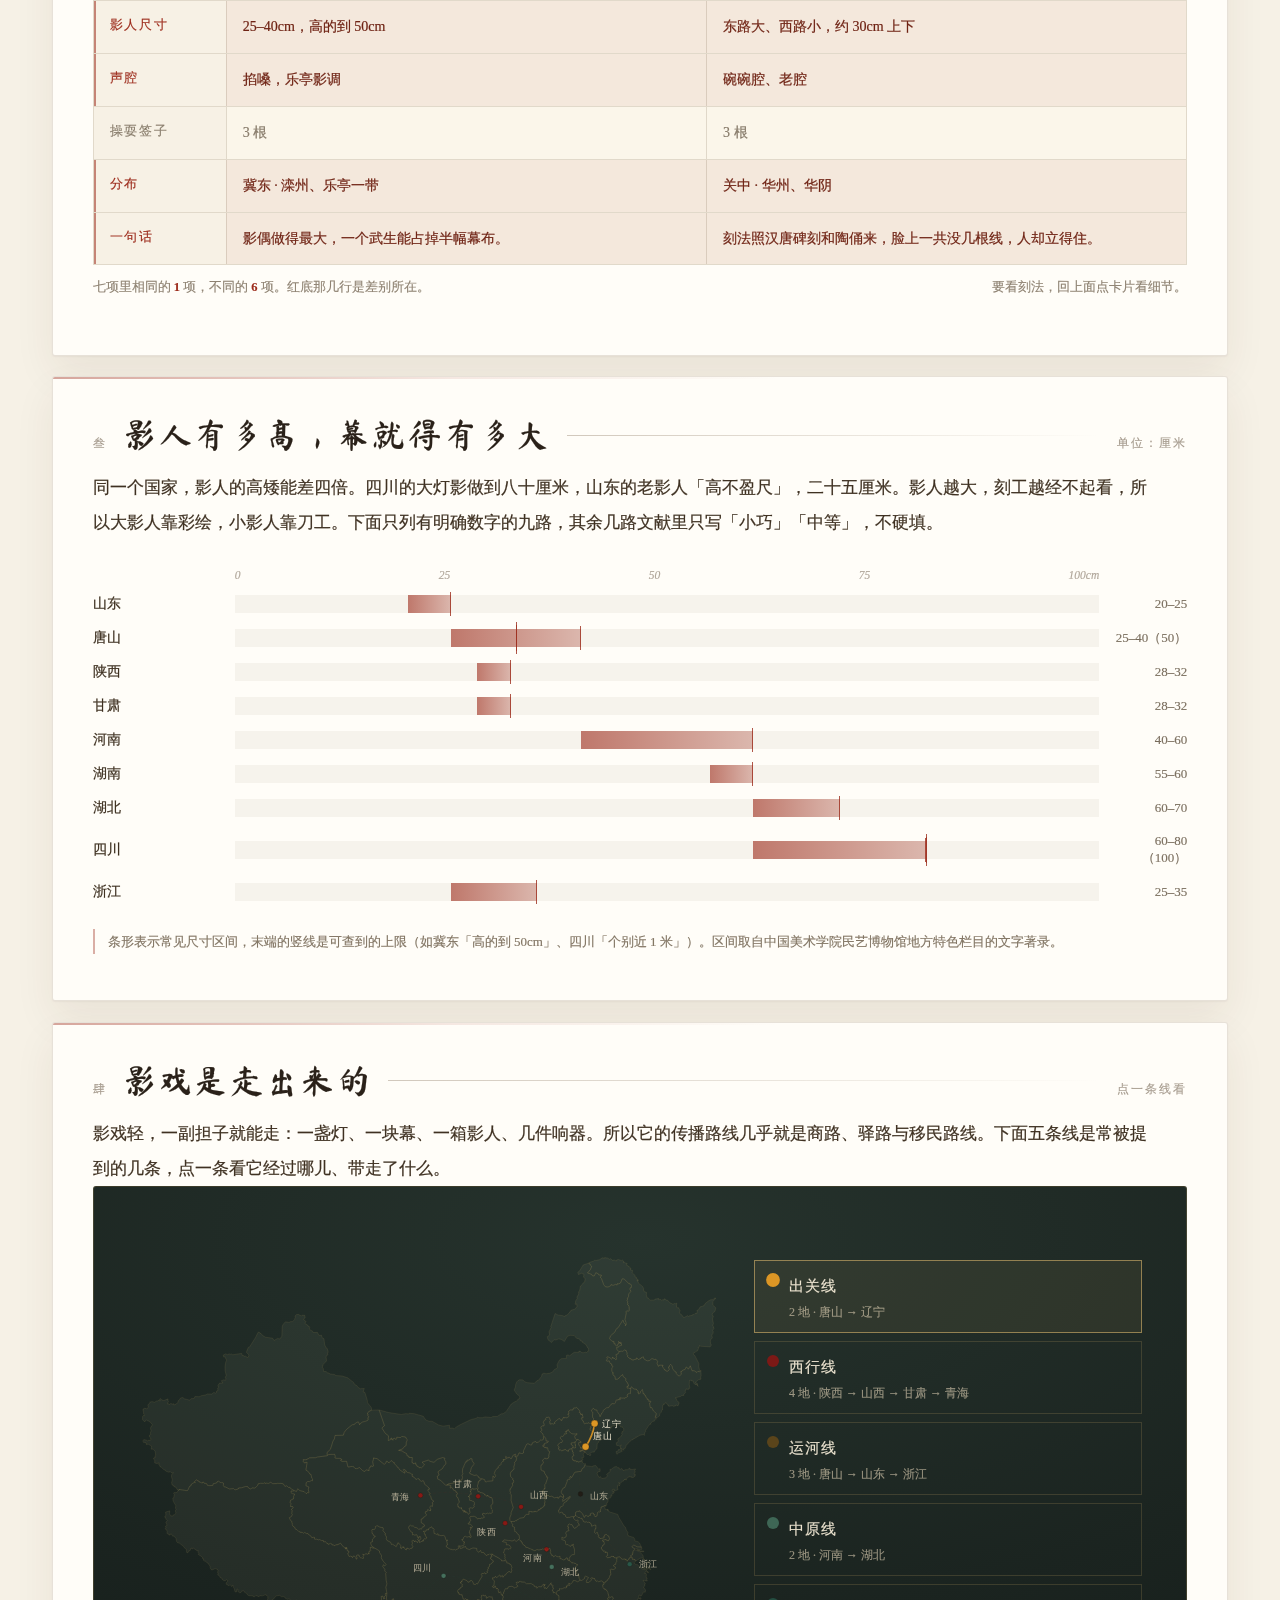
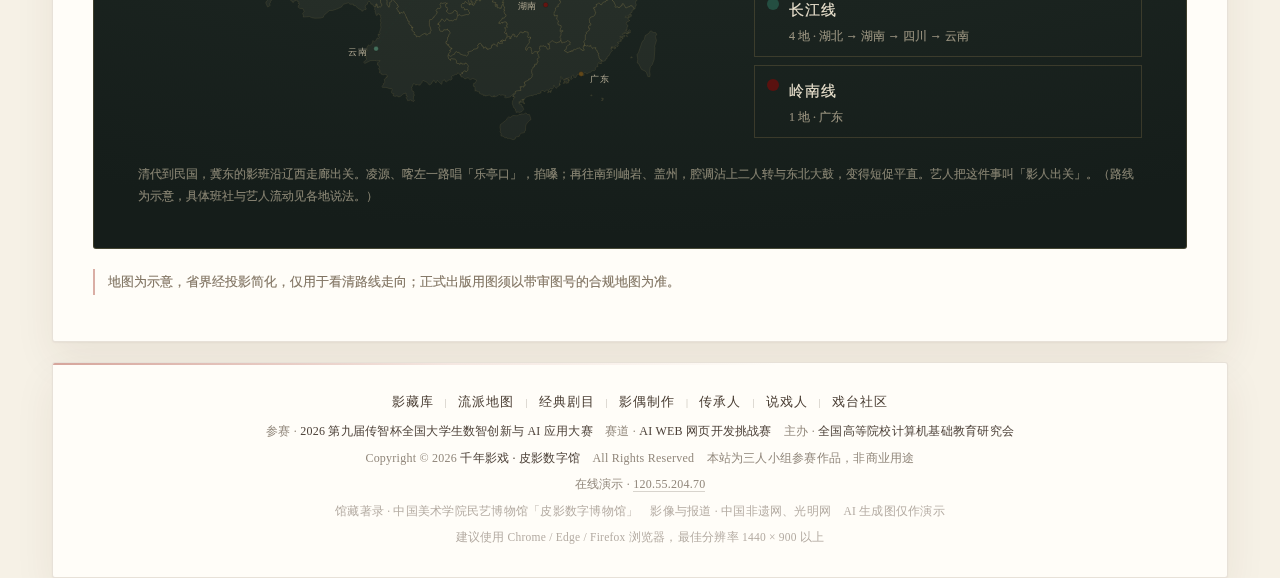
<file: atlas.html>
<!doctype html>
<html lang="zh-CN">
<head>
<meta charset="utf-8">
<meta name="viewport" content="width=device-width, initial-scale=1">
<link rel="icon" href="favicon.ico" sizes="any">
<link rel="icon" type="image/png" sizes="32x32" href="assets/img/logo/favicon-32.png">
<link rel="apple-touch-icon" href="assets/img/logo/apple-touch-icon.png">
<title>流派地图 · 十四路影 · 千年影戏</title>
<meta name="description" content="七大影系、十四个地方的皮影：皮料、影人尺寸、声腔、签子各不一样。可筛、可比、可看路线。">
<link rel="stylesheet" href="assets/css/brush.css?v=11560">
<link rel="stylesheet" href="assets/css/token.css?v=11870">
<link rel="stylesheet" href="assets/css/layout.css?v=11870">
<link rel="stylesheet" href="assets/css/site.css?v=11910">
<link rel="stylesheet" href="assets/css/topic.css?v=11940">
<link rel="stylesheet" href="assets/css/paper-bg.css?v=5">
<link rel="stylesheet" href="assets/css/readability.css?v=1">
</head>
<body class="inner" data-page="atlas">

<header class="site-head">
  <div class="head-inner">
    <a class="brand" href="index.html">
      <span class="brand-seal"><img src="assets/img/logo/logo-128.png" alt="千年影戏" width="40" height="40"></span>
      <span class="brand-txt"><b>千年影戏</b><i>皮影数字馆</i></span>
    </a>
    <nav class="head-nav">
      <a href="index.html#page5">首页</a>
      <a href="craft.html">影偶制作</a>
      <a href="community.html">戏影社区</a>
      <a href="vault.html">影藏</a>
      <a href="profile.html">个人中心</a>
    </nav>
    <div class="head-user">
      <a class="hu" href="profile.html">
        <span class="hu-av" data-user-av>影</span>
        <span class="hu-tx" data-user-name>登录</span>
      </a>
    </div>
  </div>
</header>

<main class="page">

  <nav class="tp-crumb" aria-label="位置">
    <a href="index.html#page5">首页</a><i></i><span>流派地图</span>
  </nav>

  <section class="tp-hero">
    <div>
      <p class="tp-kick">专题二 · 各地各路</p>
      <h1>一路影戏，<em>一套方言</em></h1>
      <p class="tp-hero-lede">皮影戏没有「标准音」。同样一本《五峰会》，冀东人用掐嗓唱，关中人用碗碗腔拖，陇东人一字一唱，湖北人把影人做到七十厘米高。下面十四路影，按<b>皮料、影人尺寸、声腔、签子</b>四件事摊开，可以筛、可以两两比，也可以点开地图看它怎么从一处走到另一处。</p>
    </div>
    <div class="tp-hero-side">
      <div class="tp-stat"><b>14</b><span>路影</span></div>
      <div class="tp-stat"><b>7</b><span>大影系</span></div>
      <div class="tp-stat"><b>37</b><span>项国家级项目</span></div>
    </div>
  </section>

  <nav class="tp-nav" id="tpNav" aria-label="本页目录">
    <ul>
      <li><a href="#s1" class="on">一 · 一地一格</a></li>
      <li><a href="#s2">二 · 两地比对</a></li>
      <li><a href="#s3">三 · 影人多高</a></li>
      <li><a href="#s4">四 · 影系怎么走</a></li>
    </ul>
  </nav>

  <!-- ==================== 一 十四路 ==================== -->
  <section class="tp-sec" id="s1">
    <div class="tp-sec-h">
      <span class="tp-sec-no">壹</span>
      <h2>一地一格，十四路影</h2>
      <i></i>
      <span>按影系筛 · 点开看细的</span>
    </div>
    <p class="tp-lede">「影系」这个分法来自江玉祥的研究，按声腔与影人形制归成七系。归系不等于同源：秦晋影系横跨陕西、山西、甘肃、青海四省，四地的影人放在一起，鼻子、眼睛、身子比例全不一样。筛一个影系，或者直接往下点。</p>

    <div class="ax-bar">
      <div class="ax-filter" id="axFilter" role="group" aria-label="按影系筛选"></div>
      <p class="ax-count" id="axCount"></p>
    </div>
    <div class="ax-grid" id="axGrid"></div>
    <div class="ax-detail" id="axDetail" hidden></div>
    <p class="tp-note">卡片上的皮料、尺寸、声腔、签子数，取自中国美术学院民艺博物馆「皮影数字博物馆」地方特色栏目与中国非物质文化遗产网的项目说明；配图是该馆藏品库中同一省份的实物，未必与文字所述流派严格对应，看图时请注意这一点。</p>
  </section>

  <!-- ==================== 二 两地比对 ==================== -->
  <section class="tp-sec" id="s2">
    <div class="tp-sec-h">
      <span class="tp-sec-no">贰</span>
      <h2>把两路影摆在一起</h2>
      <i></i>
      <span>换任一边都行</span>
    </div>
    <p class="tp-lede">比流派，比到最后是比四件事：皮子用什么、影人做多大、唱什么腔、几根签子操纵。差别大的行会标红，一样的行会淡下去。默认摆的是冀东与关中，这两路差得最远。</p>

    <div class="ax-cmp" id="axCmp"></div>
    <p class="ax-cmp-note" id="axCmpNote"></p>
  </section>

  <!-- ==================== 三 影人多高 ==================== -->
  <section class="tp-sec" id="s3">
    <div class="tp-sec-h">
      <span class="tp-sec-no">叁</span>
      <h2>影人有多高，幕就得有多大</h2>
      <i></i>
      <span>单位：厘米</span>
    </div>
    <p class="tp-lede">同一个国家，影人的高矮能差四倍。四川的大灯影做到八十厘米，山东的老影人「高不盈尺」，二十五厘米。影人越大，刻工越经不起看，所以大影人靠彩绘，小影人靠刀工。下面只列有明确数字的九路，其余几路文献里只写「小巧」「中等」，不硬填。</p>

    <div class="ax-ruler" id="axRuler"></div>
    <p class="tp-note">条形表示常见尺寸区间，末端的竖线是可查到的上限（如冀东「高的到 50cm」、四川「个别近 1 米」）。区间取自中国美术学院民艺博物馆地方特色栏目的文字著录。</p>
  </section>

  <!-- ==================== 四 路线 ==================== -->
  <section class="tp-sec" id="s4">
    <div class="tp-sec-h">
      <span class="tp-sec-no">肆</span>
      <h2>影戏是走出来的</h2>
      <i></i>
      <span>点一条线看</span>
    </div>
    <p class="tp-lede">影戏轻，一副担子就能走：一盏灯、一块幕、一箱影人、几件响器。所以它的传播路线几乎就是商路、驿路与移民路线。下面五条线是常被提到的几条，点一条看它经过哪儿、带走了什么。</p>

    <div class="tp-dark">
      <div class="ax-route">
        <div class="ax-map" id="axMap"></div>
        <div class="ax-route-list" id="axRoutes"></div>
      </div>
      <p class="ax-route-note" id="axRouteNote"></p>
    </div>
    <p class="tp-note">地图为示意，省界经投影简化，仅用于看清路线走向；正式出版用图须以带审图号的合规地图为准。</p>
  </section>

  <footer class="foot">
  <div class="ft-in">
    <nav class="ft-nav" aria-label="站内导航">
      <a href="vault.html">影藏库</a><i>|</i>
      <a href="atlas.html">流派地图</a><i>|</i>
      <a href="repertoire.html">经典剧目</a><i>|</i>
      <a href="craft.html">影偶制作</a><i>|</i>
      <a href="lineage.html">传承人</a><i>|</i>
      <a href="chat.html">说戏人</a><i>|</i>
      <a href="community.html">戏台社区</a>
    </nav>
    <p class="ft-row">参赛 · <b>2026 第九届传智杯全国大学生数智创新与 AI 应用大赛</b>　赛道 · <b>AI WEB 网页开发挑战赛</b>　主办 · <b>全国高等院校计算机基础教育研究会</b></p>
    <p class="ft-row">Copyright © 2026 <b>千年影戏 · 皮影数字馆</b>　All Rights Reserved　本站为三人小组参赛作品，非商业用途</p>
    <p class="ft-row">在线演示 · <a href="http://120.55.204.70">120.55.204.70</a></p>
    <p class="ft-row ft-dim">馆藏著录 · 中国美术学院民艺博物馆「皮影数字博物馆」　影像与报道 · 中国非遗网、光明网　AI 生成图仅作演示</p>
    <p class="ft-row ft-dim">建议使用 Chrome / Edge / Firefox 浏览器，最佳分辨率 1440 × 900 以上</p>
  </div>
</footer>

</main>

<script src="assets/js/site.js?v=11560"></script>
<script src="assets/js/schools-data.js?v=11560"></script>
<script src="assets/data/library-data.js?v=11560"></script>
<script src="assets/js/cn-map.js?v=11560"></script>
<script src="assets/js/t-atlas.js?v=11940"></script>
</body>
</html>
</file>
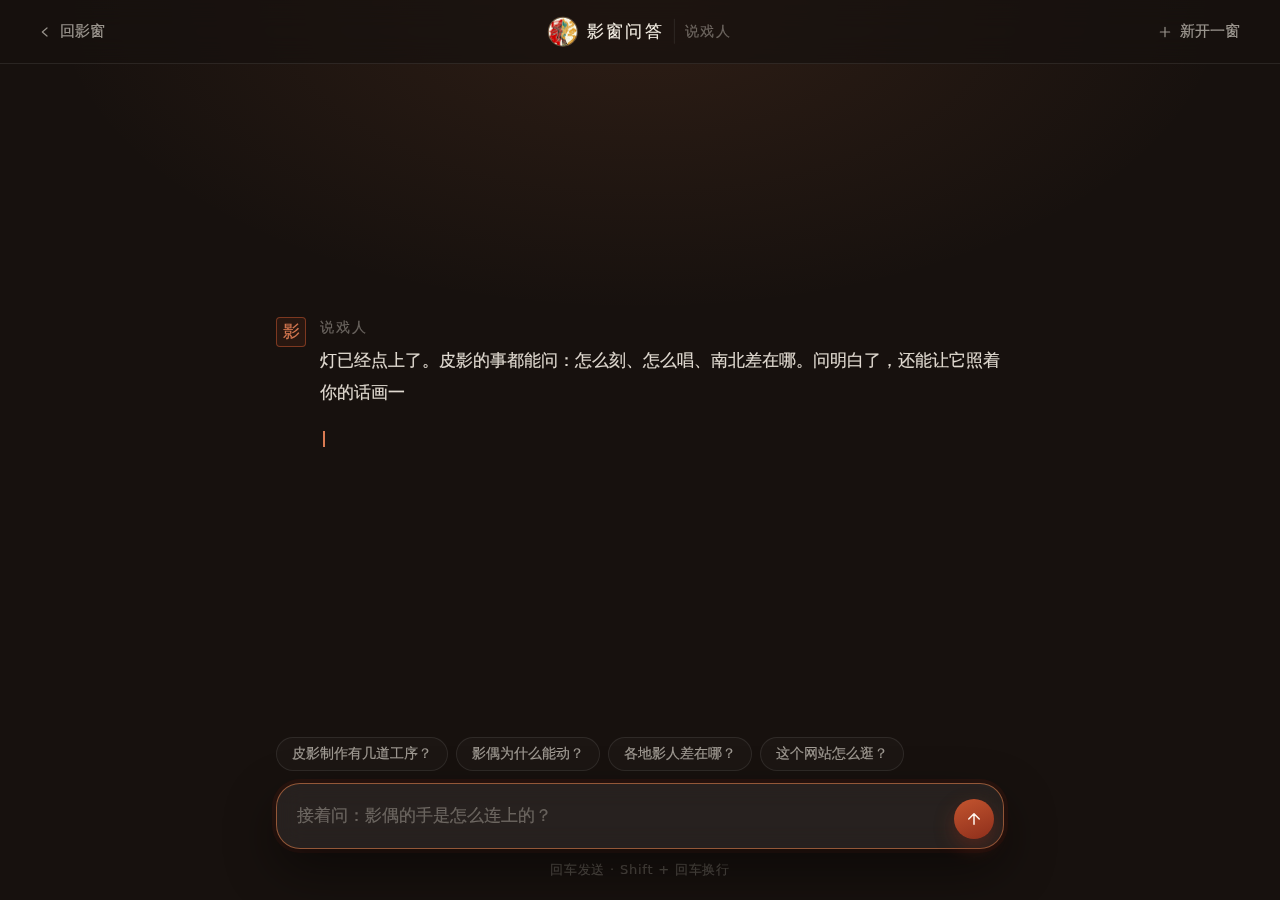
<file: chat.html>
<!doctype html>
<html lang="zh-CN">
<head>
<meta charset="utf-8">
<meta name="viewport" content="width=device-width, initial-scale=1">
<link rel="icon" href="favicon.ico" sizes="any">
<link rel="icon" type="image/png" sizes="32x32" href="assets/img/logo/favicon-32.png">
<link rel="apple-touch-icon" href="assets/img/logo/apple-touch-icon.png">
<title>影窗问答 · AI × 皮影工厂</title>
<meta name="description" content="皮影的事，问这座影窗里的说戏人。">
<link rel="stylesheet" href="assets/css/chat.css?v=11662">
<script>
/* 调试用：?still 关掉所有过渡与动画，直接看终态（截图核对版式用） */
(function () {
  if (!/[?&]still/.test(location.search)) return;
  var st = document.createElement('style');
  st.textContent = '*,*::before,*::after{transition:none!important;animation:none!important}';
  document.head.appendChild(st);
})();
</script>
<link rel="stylesheet" href="assets/css/readability.css?v=1">
</head>
<body>

<header class="ch-head">
  <a class="ch-back" href="index.html" aria-label="回到首页">
    <svg viewBox="0 0 24 24" fill="none" stroke="currentColor" stroke-width="1.8"
         stroke-linecap="round" stroke-linejoin="round" aria-hidden="true">
      <path d="M15 18 8 12l7-6"/>
    </svg>
    <span>回影窗</span>
  </a>

  <div class="ch-brand">
    <span class="ch-seal"><img src="assets/img/logo/logo-128.png" alt="" width="28" height="28"></span>
    <span class="ch-name">影窗问答</span>
    <span class="ch-sub">说戏人</span>
  </div>

  <button class="ch-new" id="chNew" type="button">
    <svg viewBox="0 0 24 24" fill="none" stroke="currentColor" stroke-width="1.8"
         stroke-linecap="round" aria-hidden="true">
      <path d="M12 5v14M5 12h14"/>
    </svg>
    <span>新开一窗</span>
  </button>
</header>

<main class="ch-main" id="chMain">
  <div class="ch-stream" id="chStream"></div>
</main>

<footer class="ch-foot">
  <div class="ch-sugs" id="chSugs" hidden></div>

  <form class="ch-box" id="chBox">
    <textarea class="ch-input" id="chInput" rows="1" maxlength="300"
              placeholder="接着问：影偶的手是怎么连上的？"
              aria-label="输入问题"></textarea>
    <button class="ch-go" id="chGo" type="submit" aria-label="发送">
      <svg viewBox="0 0 24 24" fill="none" stroke="currentColor" stroke-width="2"
           stroke-linecap="round" stroke-linejoin="round" aria-hidden="true">
        <path d="M12 19V5M5 12l7-7 7 7"/>
      </svg>
    </button>
  </form>

  <p class="ch-tip">回车发送 · Shift + 回车换行</p>
</footer>

<script src="assets/js/chat.js?v=11377"></script>
</body>
</html>
</file>
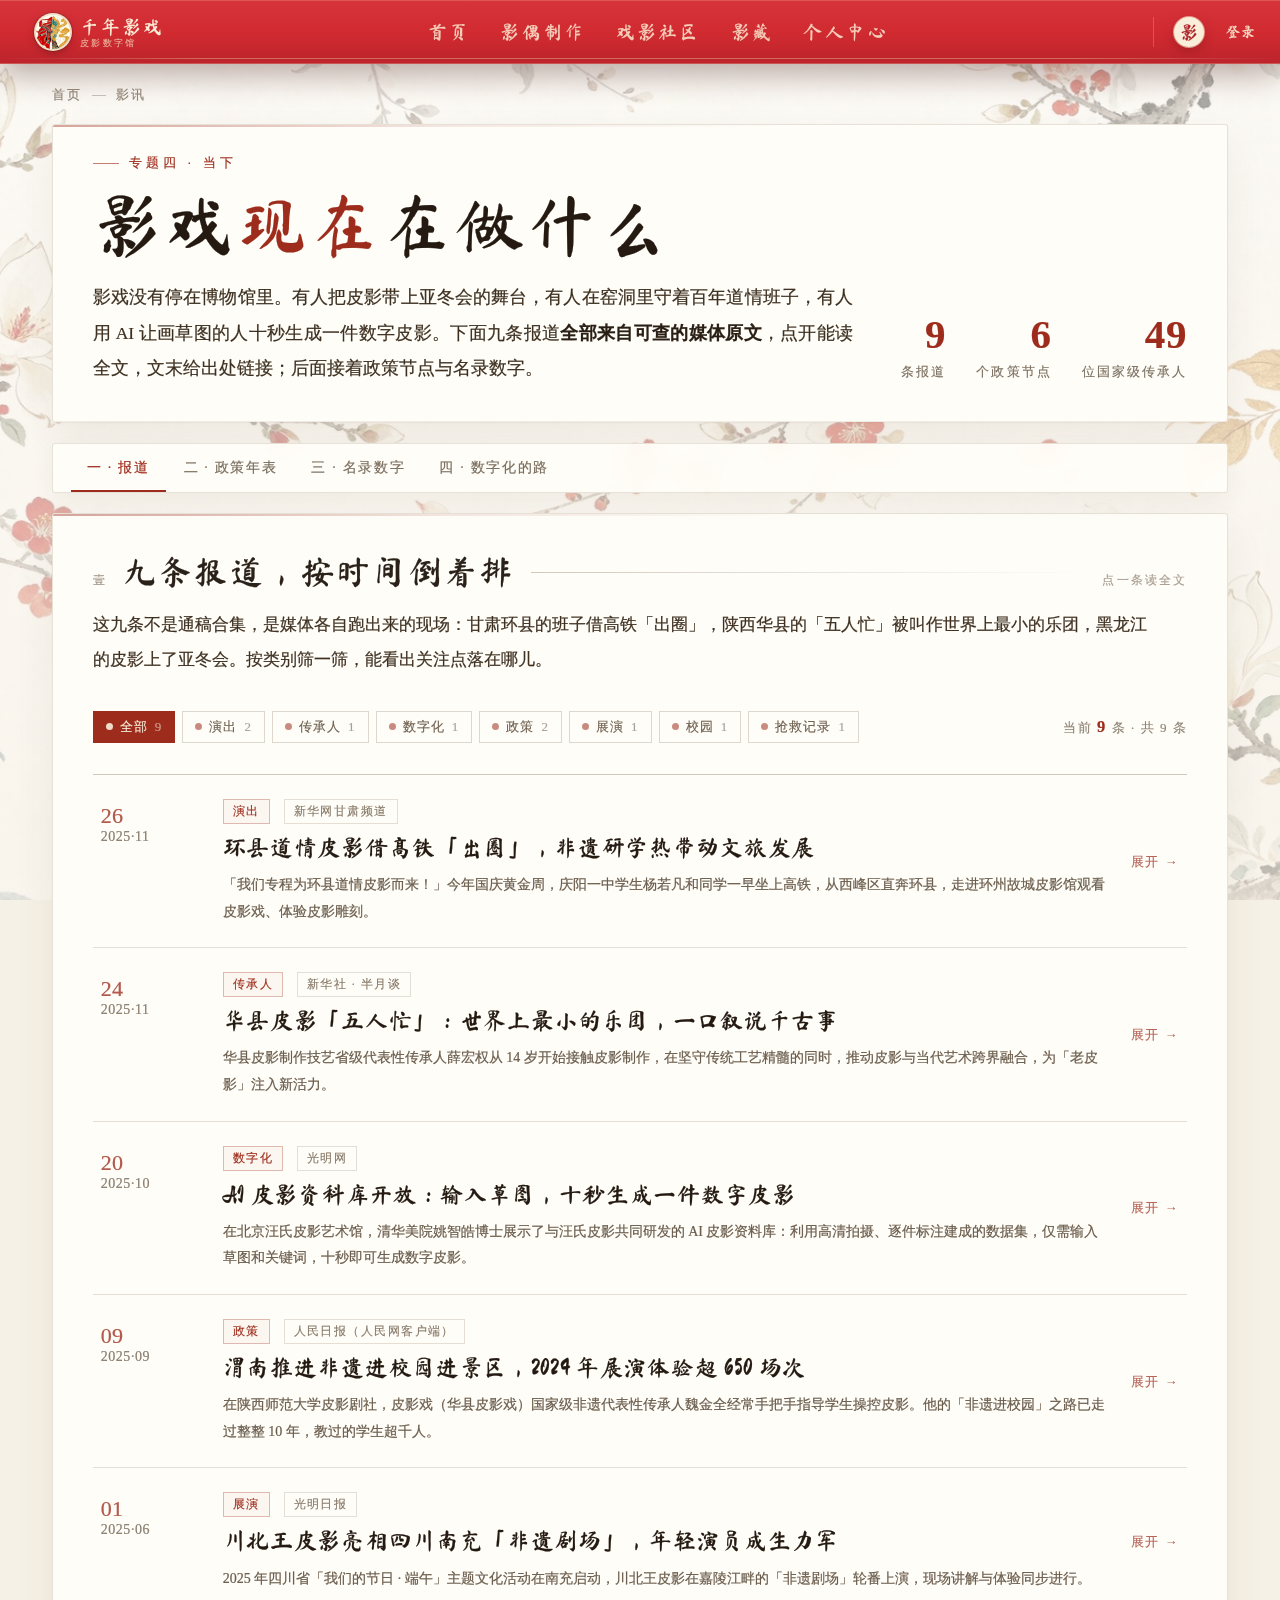
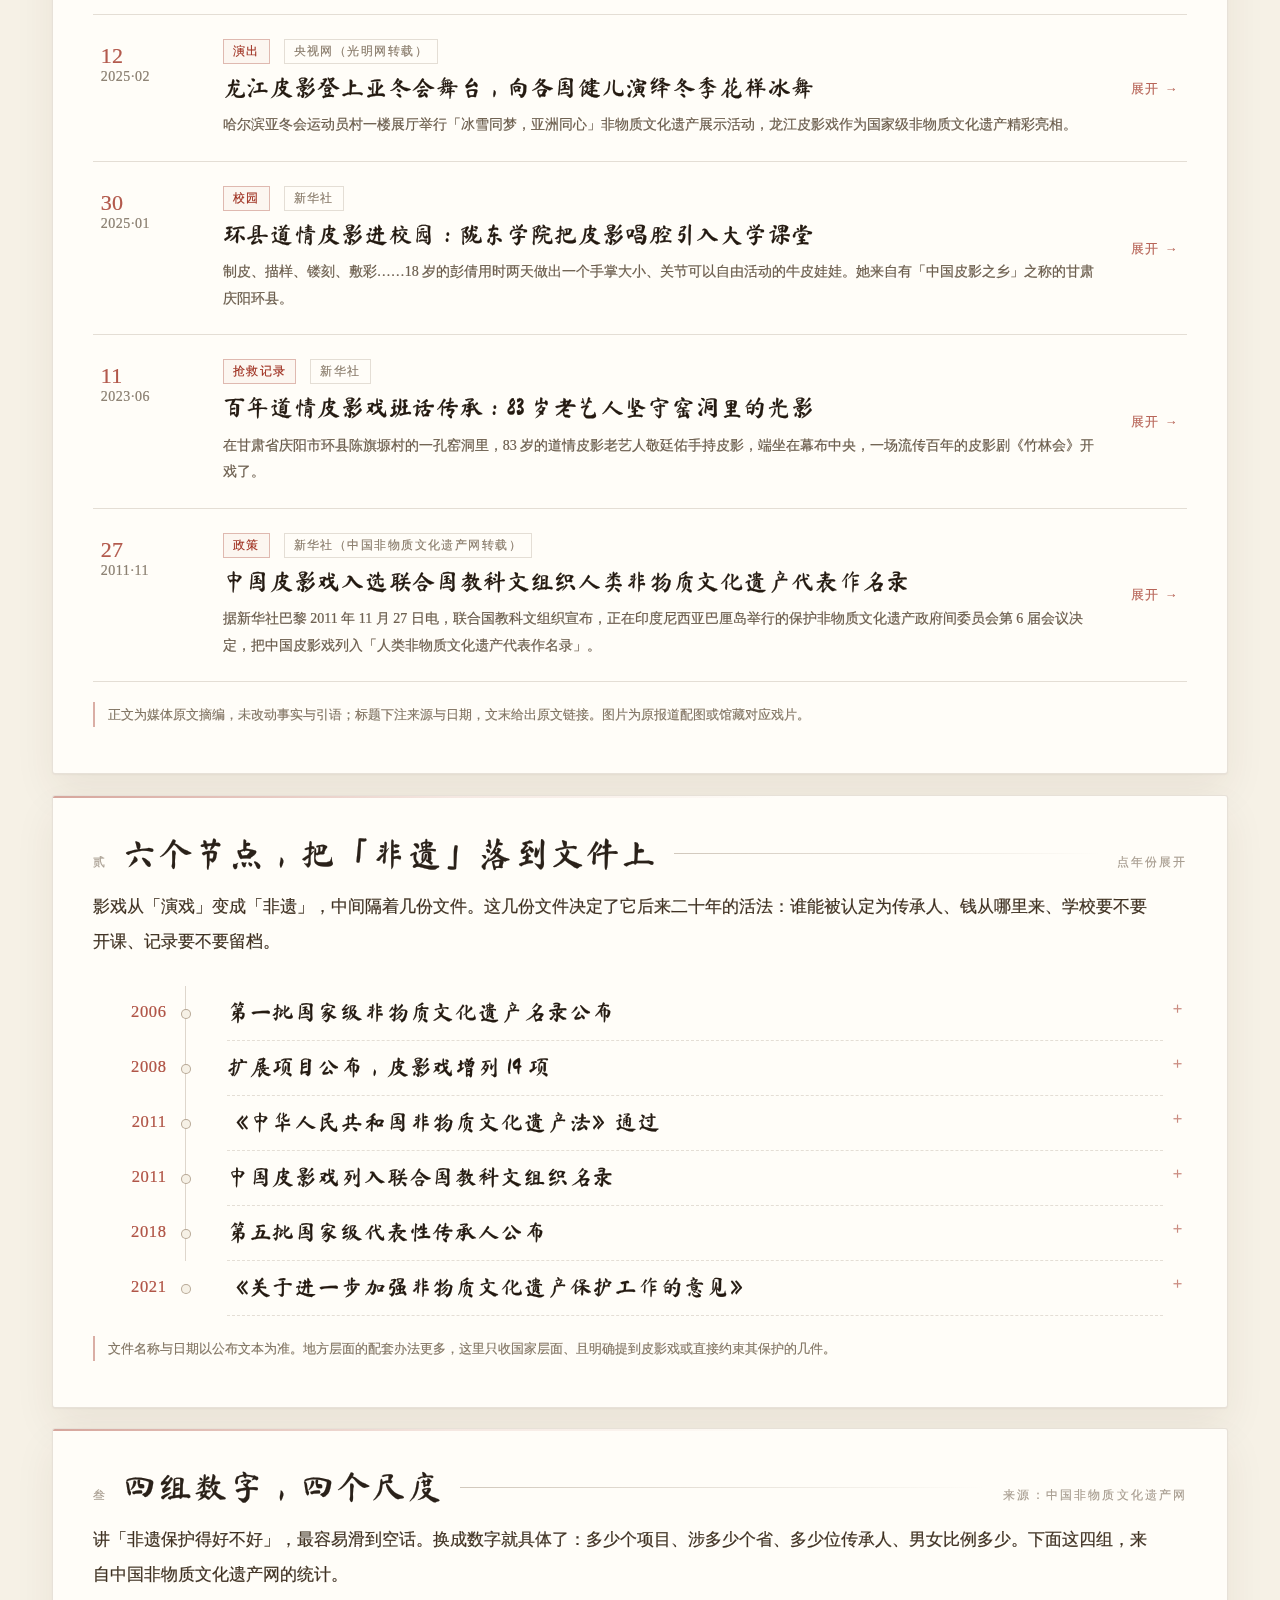
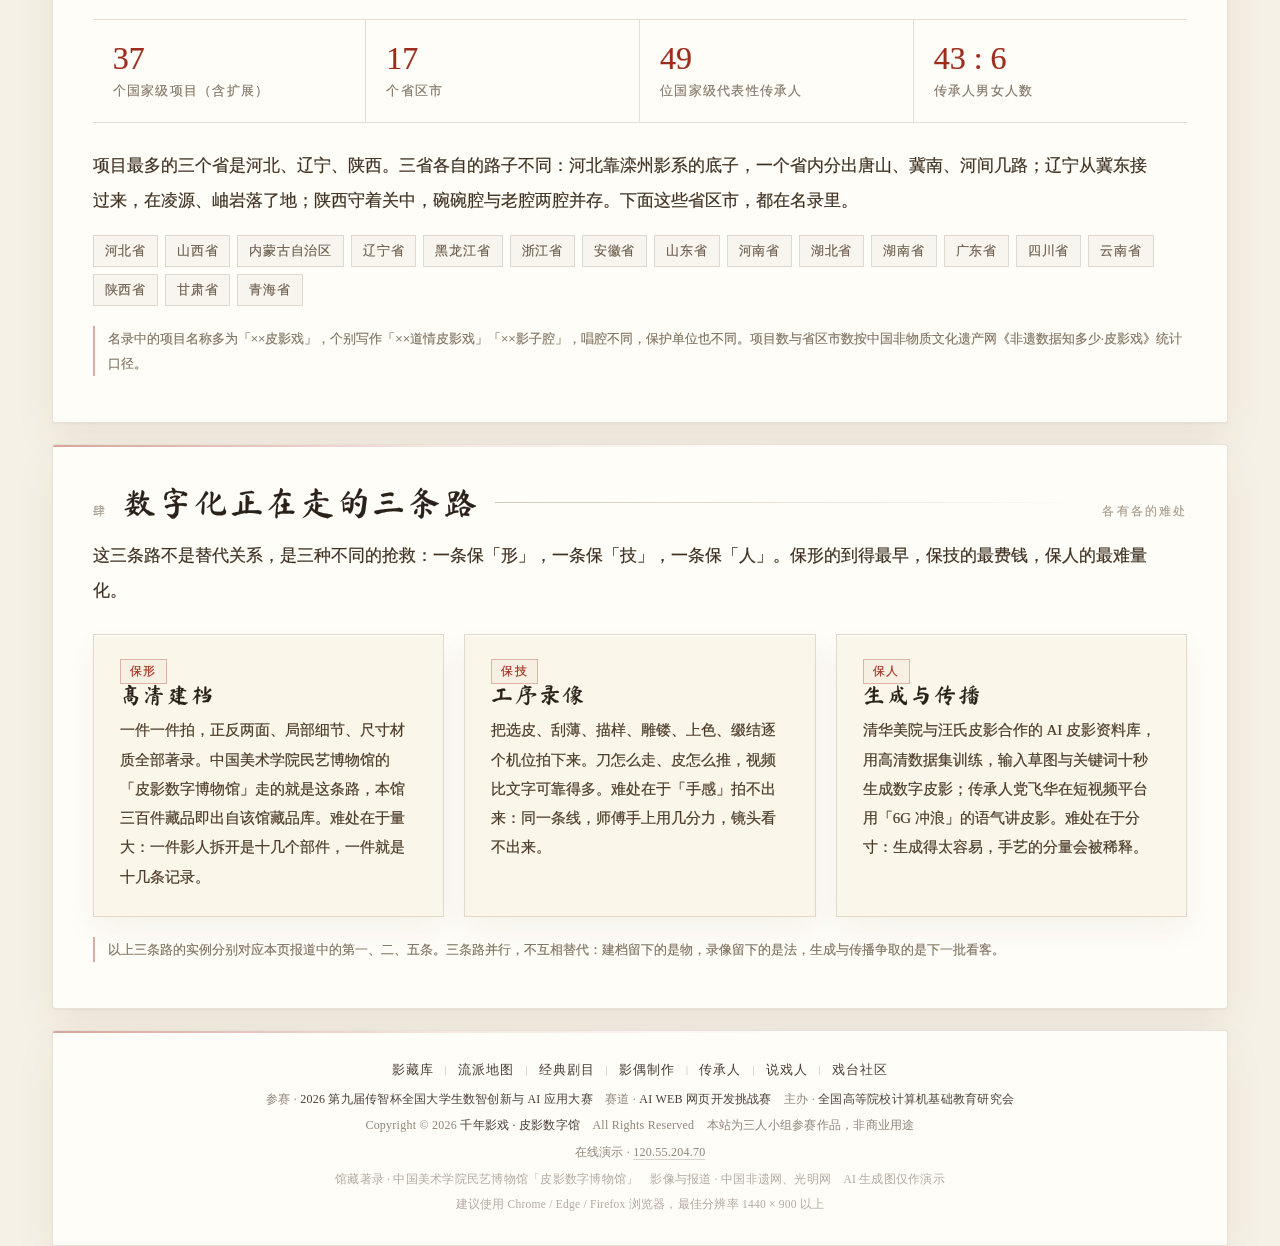
<file: dispatch.html>
<!doctype html>
<html lang="zh-CN">
<head>
<meta charset="utf-8">
<meta name="viewport" content="width=device-width, initial-scale=1">
<link rel="icon" href="favicon.ico" sizes="any">
<link rel="icon" type="image/png" sizes="32x32" href="assets/img/logo/favicon-32.png">
<link rel="apple-touch-icon" href="assets/img/logo/apple-touch-icon.png">
<title>影讯 · 报道、政策与数字 · 千年影戏</title>
<meta name="description" content="皮影戏的当下：九条真实报道、六个政策节点、四组名录数字，以及数字化正在走的三条路。">
<link rel="stylesheet" href="assets/css/brush.css?v=11560">
<link rel="stylesheet" href="assets/css/token.css?v=11870">
<link rel="stylesheet" href="assets/css/layout.css?v=11870">
<link rel="stylesheet" href="assets/css/site.css?v=11910">
<link rel="stylesheet" href="assets/css/topic.css?v=11940">
<link rel="stylesheet" href="assets/css/paper-bg.css?v=5">
<link rel="stylesheet" href="assets/css/readability.css?v=1">
</head>
<body class="inner" data-page="dispatch">

<header class="site-head">
  <div class="head-inner">
    <a class="brand" href="index.html">
      <span class="brand-seal"><img src="assets/img/logo/logo-128.png" alt="千年影戏" width="40" height="40"></span>
      <span class="brand-txt"><b>千年影戏</b><i>皮影数字馆</i></span>
    </a>
    <nav class="head-nav">
      <a href="index.html#page4">首页</a>
      <a href="craft.html">影偶制作</a>
      <a href="community.html">戏影社区</a>
      <a href="vault.html">影藏</a>
      <a href="profile.html">个人中心</a>
    </nav>
    <div class="head-user">
      <a class="hu" href="profile.html">
        <span class="hu-av" data-user-av>影</span>
        <span class="hu-tx" data-user-name>登录</span>
      </a>
    </div>
  </div>
</header>

<main class="page">

  <nav class="tp-crumb" aria-label="位置">
    <a href="index.html#page4">首页</a><i></i><span>影讯</span>
  </nav>

  <section class="tp-hero">
    <div>
      <p class="tp-kick">专题四 · 当下</p>
      <h1>影戏<em>现在</em>在做什么</h1>
      <p class="tp-hero-lede">影戏没有停在博物馆里。有人把皮影带上亚冬会的舞台，有人在窑洞里守着百年道情班子，有人用 AI 让画草图的人十秒生成一件数字皮影。下面九条报道<b>全部来自可查的媒体原文</b>，点开能读全文，文末给出处链接；后面接着政策节点与名录数字。</p>
    </div>
    <div class="tp-hero-side">
      <div class="tp-stat"><b>9</b><span>条报道</span></div>
      <div class="tp-stat"><b>6</b><span>个政策节点</span></div>
      <div class="tp-stat"><b>49</b><span>位国家级传承人</span></div>
    </div>
  </section>

  <nav class="tp-nav" id="tpNav" aria-label="本页目录">
    <ul>
      <li><a href="#s1" class="on">一 · 报道</a></li>
      <li><a href="#s2">二 · 政策年表</a></li>
      <li><a href="#s3">三 · 名录数字</a></li>
      <li><a href="#s4">四 · 数字化的路</a></li>
    </ul>
  </nav>

  <!-- ==================== 一 报道 ==================== -->
  <section class="tp-sec" id="s1">
    <div class="tp-sec-h">
      <span class="tp-sec-no">壹</span>
      <h2>九条报道，按时间倒着排</h2>
      <i></i>
      <span>点一条读全文</span>
    </div>
    <p class="tp-lede">这九条不是通稿合集，是媒体各自跑出来的现场：甘肃环县的班子借高铁「出圈」，陕西华县的「五人忙」被叫作世界上最小的乐团，黑龙江的皮影上了亚冬会。按类别筛一筛，能看出关注点落在哪儿。</p>

    <div class="ax-bar">
      <div class="ax-filter" id="dxFilter" role="group" aria-label="按类别筛选"></div>
      <p class="ax-count" id="dxCount"></p>
    </div>
    <div class="dx-list" id="dxList"></div>
    <p class="tp-note">正文为媒体原文摘编，未改动事实与引语；标题下注来源与日期，文末给出原文链接。图片为原报道配图或馆藏对应戏片。</p>
  </section>

  <!-- ==================== 二 政策年表 ==================== -->
  <section class="tp-sec" id="s2">
    <div class="tp-sec-h">
      <span class="tp-sec-no">贰</span>
      <h2>六个节点，把「非遗」落到文件上</h2>
      <i></i>
      <span>点年份展开</span>
    </div>
    <p class="tp-lede">影戏从「演戏」变成「非遗」，中间隔着几份文件。这几份文件决定了它后来二十年的活法：谁能被认定为传承人、钱从哪里来、学校要不要开课、记录要不要留档。</p>

    <div class="dx-policy" id="dxPolicy"></div>
    <p class="tp-note">文件名称与日期以公布文本为准。地方层面的配套办法更多，这里只收国家层面、且明确提到皮影戏或直接约束其保护的几件。</p>
  </section>

  <!-- ==================== 三 数字 ==================== -->
  <section class="tp-sec" id="s3">
    <div class="tp-sec-h">
      <span class="tp-sec-no">叁</span>
      <h2>四组数字，四个尺度</h2>
      <i></i>
      <span>来源：中国非物质文化遗产网</span>
    </div>
    <p class="tp-lede">讲「非遗保护得好不好」，最容易滑到空话。换成数字就具体了：多少个项目、涉多少个省、多少位传承人、男女比例多少。下面这四组，来自中国非物质文化遗产网的统计。</p>

    <div class="dx-nums">
      <div class="dx-num"><b>37</b><span>个国家级项目（含扩展）</span></div>
      <div class="dx-num"><b>17</b><span>个省区市</span></div>
      <div class="dx-num"><b>49</b><span>位国家级代表性传承人</span></div>
      <div class="dx-num"><b>43 : 6</b><span>传承人男女人数</span></div>
    </div>

    <p class="tp-lede" style="margin-top:26px">项目最多的三个省是河北、辽宁、陕西。三省各自的路子不同：河北靠滦州影系的底子，一个省内分出唐山、冀南、河间几路；辽宁从冀东接过来，在凌源、岫岩落了地；陕西守着关中，碗碗腔与老腔两腔并存。下面这些省区市，都在名录里。</p>
    <div class="ax-filter" style="margin-top:16px" id="dxProv"></div>
    <p class="tp-note">名录中的项目名称多为「××皮影戏」，个别写作「××道情皮影戏」「××影子腔」，唱腔不同，保护单位也不同。项目数与省区市数按中国非物质文化遗产网《非遗数据知多少·皮影戏》统计口径。</p>
  </section>

  <!-- ==================== 四 数字化的路 ==================== -->
  <section class="tp-sec" id="s4">
    <div class="tp-sec-h">
      <span class="tp-sec-no">肆</span>
      <h2>数字化正在走的三条路</h2>
      <i></i>
      <span>各有各的难处</span>
    </div>
    <p class="tp-lede">这三条路不是替代关系，是三种不同的抢救：一条保「形」，一条保「技」，一条保「人」。保形的到得最早，保技的最费钱，保人的最难量化。</p>

    <div class="tp-g3 tp-mt">
      <div class="tp-card">
        <span class="tp-tag">保形</span>
        <h3>高清建档</h3>
        <p>一件一件拍，正反两面、局部细节、尺寸材质全部著录。中国美术学院民艺博物馆的「皮影数字博物馆」走的就是这条路，本馆三百件藏品即出自该馆藏品库。难处在于量大：一件影人拆开是十几个部件，一件就是十几条记录。</p>
      </div>
      <div class="tp-card">
        <span class="tp-tag">保技</span>
        <h3>工序录像</h3>
        <p>把选皮、刮薄、描样、雕镂、上色、缀结逐个机位拍下来。刀怎么走、皮怎么推，视频比文字可靠得多。难处在于「手感」拍不出来：同一条线，师傅手上用几分力，镜头看不出来。</p>
      </div>
      <div class="tp-card">
        <span class="tp-tag">保人</span>
        <h3>生成与传播</h3>
        <p>清华美院与汪氏皮影合作的 AI 皮影资料库，用高清数据集训练，输入草图与关键词十秒生成数字皮影；传承人党飞华在短视频平台用「6G 冲浪」的语气讲皮影。难处在于分寸：生成得太容易，手艺的分量会被稀释。</p>
      </div>
    </div>
    <p class="tp-note">以上三条路的实例分别对应本页报道中的第一、二、五条。三条路并行，不互相替代：建档留下的是物，录像留下的是法，生成与传播争取的是下一批看客。</p>
  </section>

  <footer class="foot">
  <div class="ft-in">
    <nav class="ft-nav" aria-label="站内导航">
      <a href="vault.html">影藏库</a><i>|</i>
      <a href="atlas.html">流派地图</a><i>|</i>
      <a href="repertoire.html">经典剧目</a><i>|</i>
      <a href="craft.html">影偶制作</a><i>|</i>
      <a href="lineage.html">传承人</a><i>|</i>
      <a href="chat.html">说戏人</a><i>|</i>
      <a href="community.html">戏台社区</a>
    </nav>
    <p class="ft-row">参赛 · <b>2026 第九届传智杯全国大学生数智创新与 AI 应用大赛</b>　赛道 · <b>AI WEB 网页开发挑战赛</b>　主办 · <b>全国高等院校计算机基础教育研究会</b></p>
    <p class="ft-row">Copyright © 2026 <b>千年影戏 · 皮影数字馆</b>　All Rights Reserved　本站为三人小组参赛作品，非商业用途</p>
    <p class="ft-row">在线演示 · <a href="http://120.55.204.70">120.55.204.70</a></p>
    <p class="ft-row ft-dim">馆藏著录 · 中国美术学院民艺博物馆「皮影数字博物馆」　影像与报道 · 中国非遗网、光明网　AI 生成图仅作演示</p>
    <p class="ft-row ft-dim">建议使用 Chrome / Edge / Firefox 浏览器，最佳分辨率 1440 × 900 以上</p>
  </div>
</footer>

</main>

<script src="assets/js/site.js?v=11560"></script>
<script src="assets/js/news-data.js?v=11560"></script>
<script src="assets/js/t-dispatch.js?v=11600"></script>
</body>
</html>
</file>
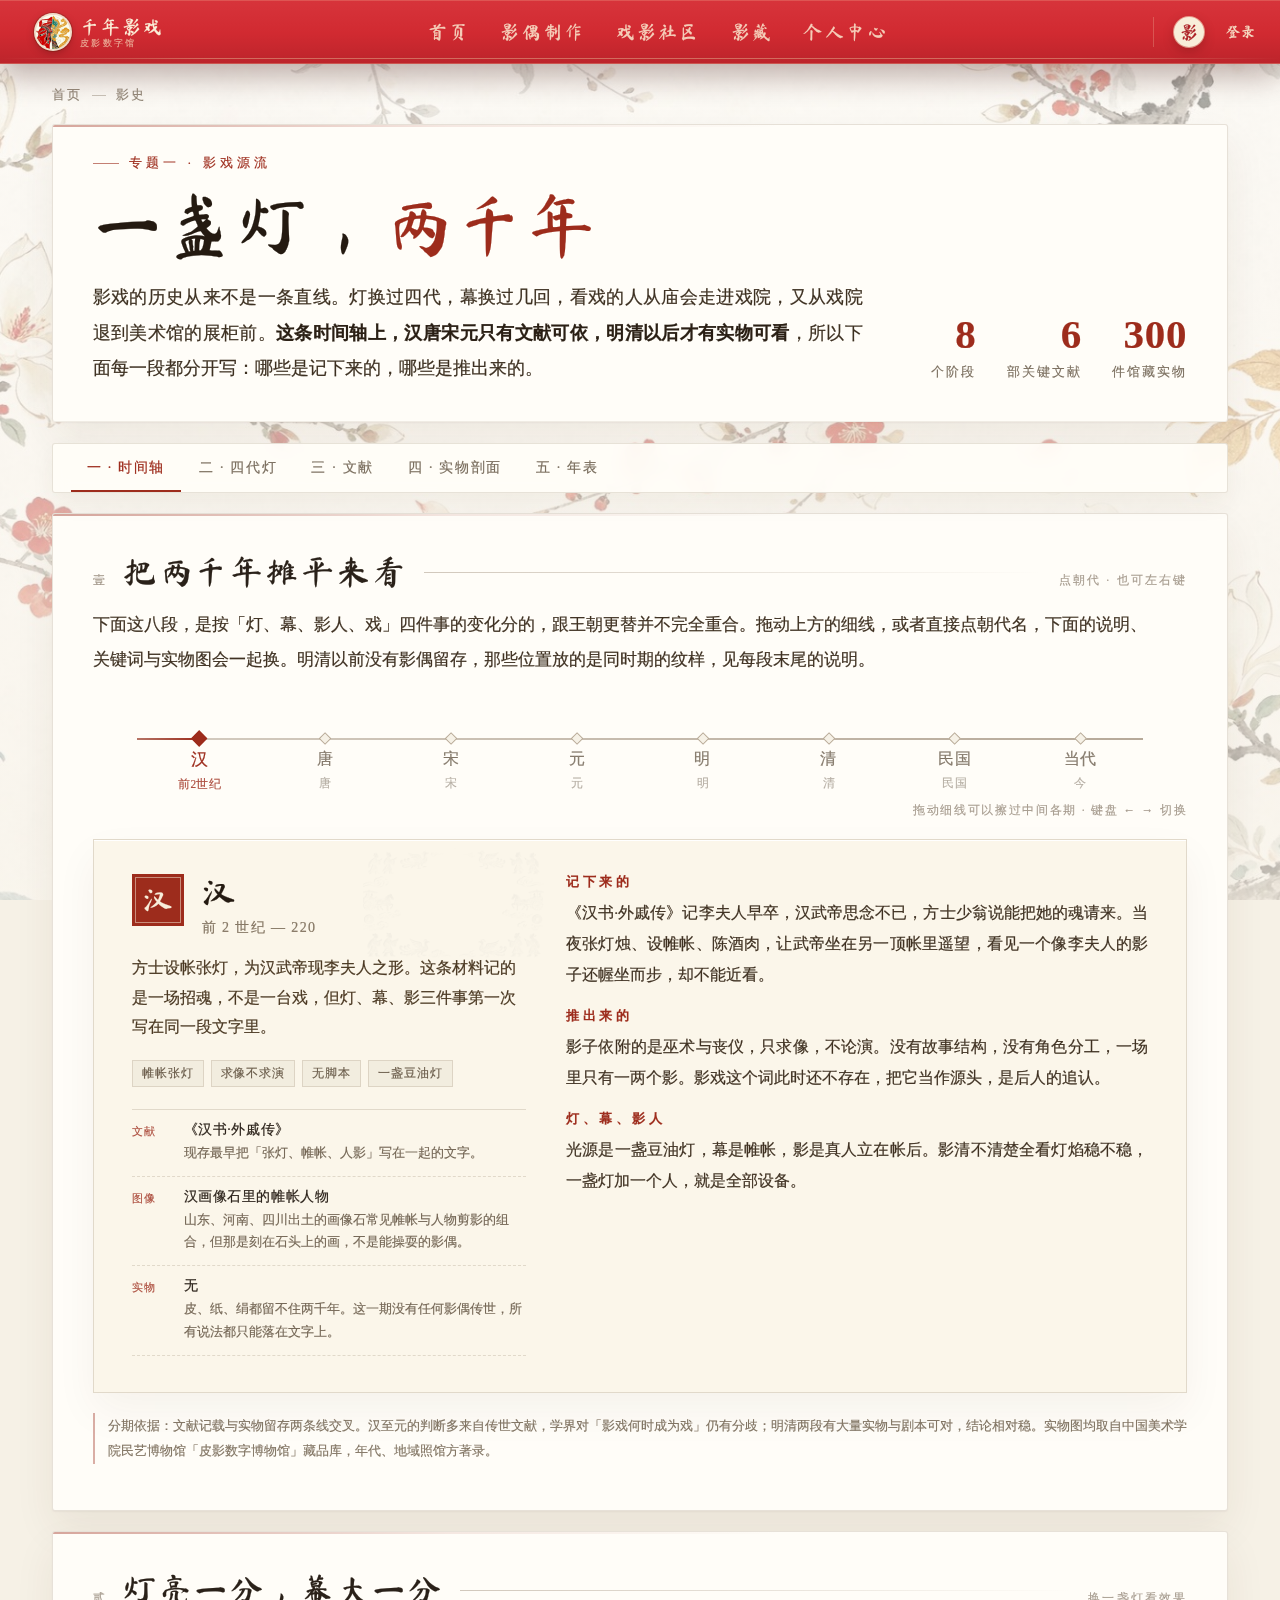
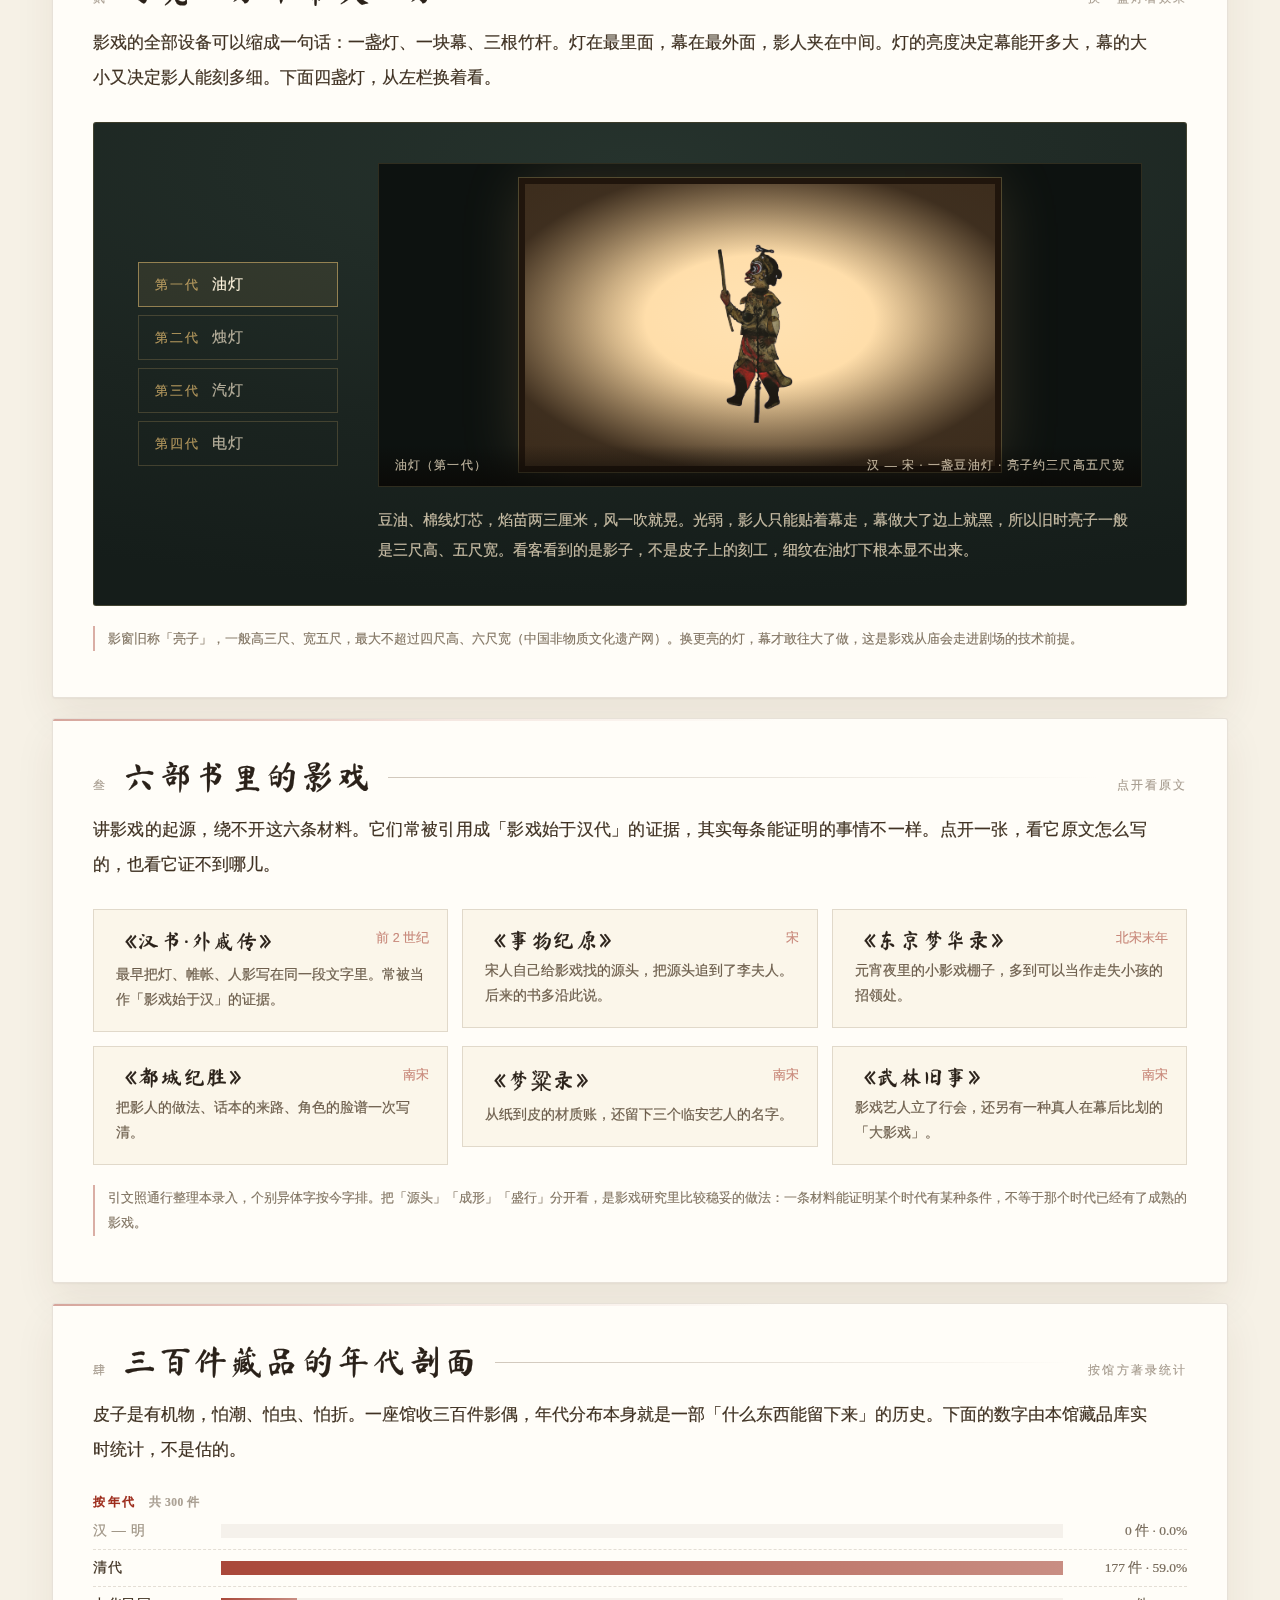
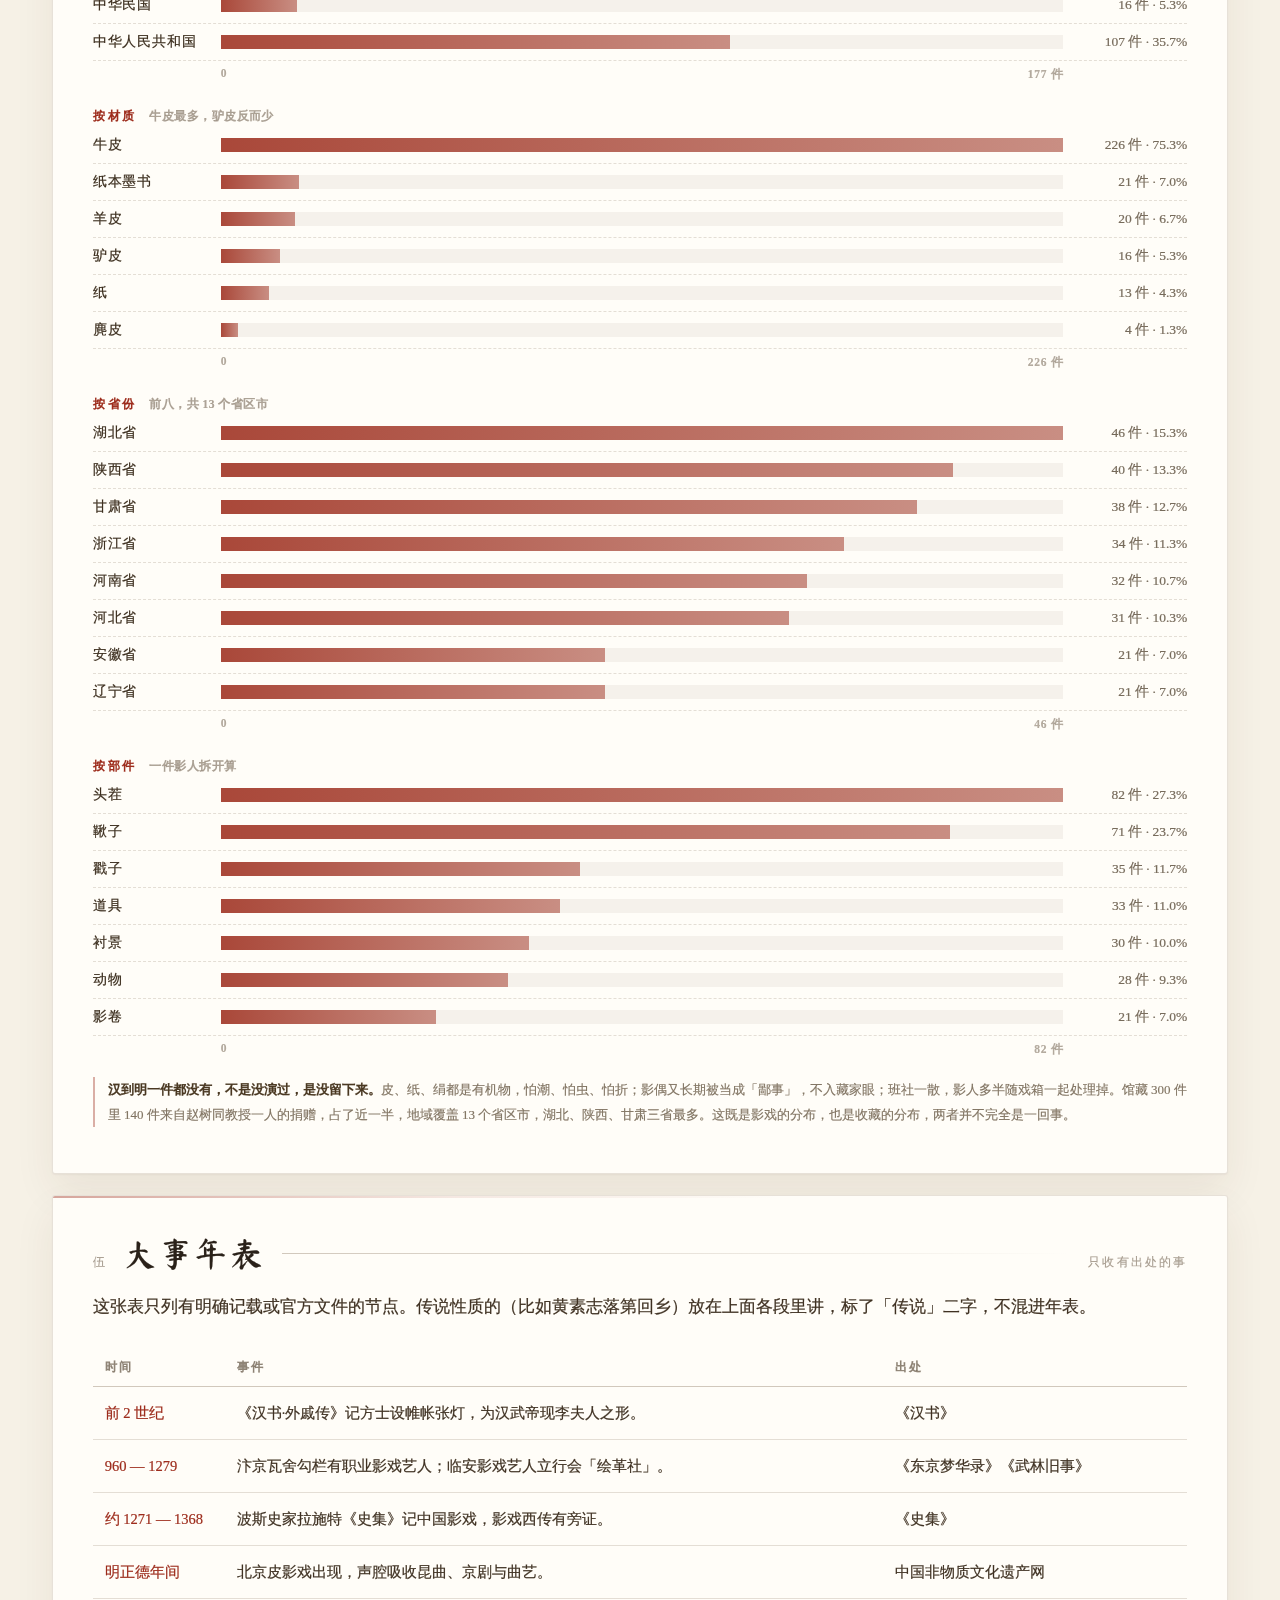
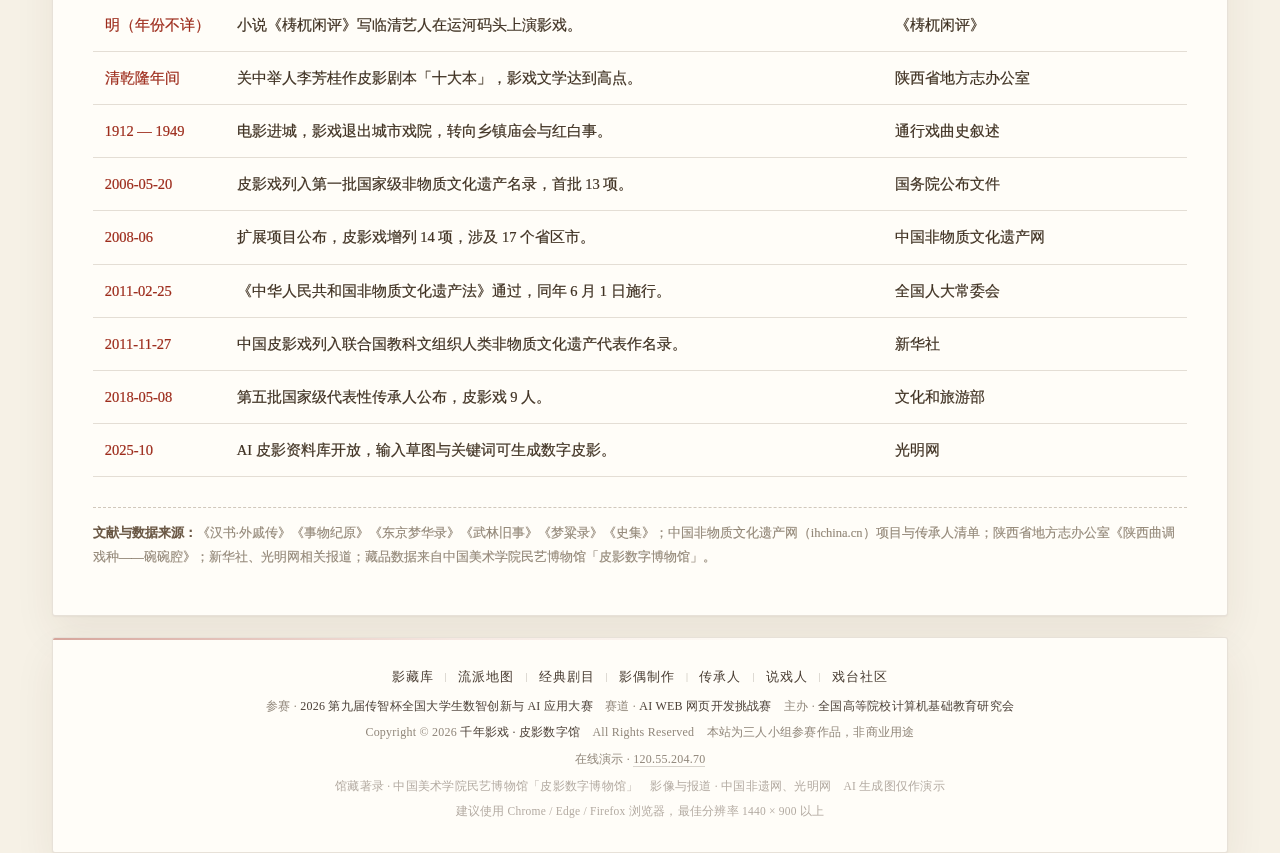
<file: eras.html>
<!doctype html>
<html lang="zh-CN">
<head>
<meta charset="utf-8">
<meta name="viewport" content="width=device-width, initial-scale=1">
<link rel="icon" href="favicon.ico" sizes="any">
<link rel="icon" type="image/png" sizes="32x32" href="assets/img/logo/favicon-32.png">
<link rel="apple-touch-icon" href="assets/img/logo/apple-touch-icon.png">
<title>影史 · 一盏灯，两千年 · 千年影戏</title>
<meta name="description" content="从《汉书·外戚传》到联合国名录：影戏两千年的八个阶段、四代光源、五部文献与三百件藏品的年代剖面。">
<link rel="stylesheet" href="assets/css/brush.css?v=11560">
<link rel="stylesheet" href="assets/css/token.css?v=11870">
<link rel="stylesheet" href="assets/css/layout.css?v=11870">
<link rel="stylesheet" href="assets/css/site.css?v=11910">
<link rel="stylesheet" href="assets/css/topic.css?v=11940">
<link rel="stylesheet" href="assets/css/paper-bg.css?v=5">
<link rel="stylesheet" href="assets/css/readability.css?v=1">
</head>
<body class="inner" data-page="eras">

<header class="site-head">
  <div class="head-inner">
    <a class="brand" href="index.html">
      <span class="brand-seal"><img src="assets/img/logo/logo-128.png" alt="千年影戏" width="40" height="40"></span>
      <span class="brand-txt"><b>千年影戏</b><i>皮影数字馆</i></span>
    </a>
    <nav class="head-nav">
      <a href="index.html#page3">首页</a>
      <a href="craft.html">影偶制作</a>
      <a href="community.html">戏影社区</a>
      <a href="vault.html">影藏</a>
      <a href="profile.html">个人中心</a>
    </nav>
    <div class="head-user">
      <a class="hu" href="profile.html">
        <span class="hu-av" data-user-av>影</span>
        <span class="hu-tx" data-user-name>登录</span>
      </a>
    </div>
  </div>
</header>

<main class="page">

  <nav class="tp-crumb" aria-label="位置">
    <a href="index.html#page3">首页</a><i></i><span>影史</span>
  </nav>

  <section class="tp-hero">
    <div>
      <p class="tp-kick">专题一 · 影戏源流</p>
      <h1>一盏灯，<em>两千年</em></h1>
      <p class="tp-hero-lede">影戏的历史从来不是一条直线。灯换过四代，幕换过几回，看戏的人从庙会走进戏院，又从戏院退到美术馆的展柜前。<b>这条时间轴上，汉唐宋元只有文献可依，明清以后才有实物可看</b>，所以下面每一段都分开写：哪些是记下来的，哪些是推出来的。</p>
    </div>
    <div class="tp-hero-side">
      <div class="tp-stat"><b>8</b><span>个阶段</span></div>
      <div class="tp-stat"><b>6</b><span>部关键文献</span></div>
      <div class="tp-stat"><b>300</b><span>件馆藏实物</span></div>
    </div>
  </section>

  <nav class="tp-nav" id="tpNav" aria-label="本页目录">
    <ul>
      <li><a href="#s1" class="on">一 · 时间轴</a></li>
      <li><a href="#s2">二 · 四代灯</a></li>
      <li><a href="#s3">三 · 文献</a></li>
      <li><a href="#s4">四 · 实物剖面</a></li>
      <li><a href="#s5">五 · 年表</a></li>
    </ul>
  </nav>

  <!-- ==================== 一 时间轴 ==================== -->
  <section class="tp-sec" id="s1">
    <div class="tp-sec-h">
      <span class="tp-sec-no">壹</span>
      <h2>把两千年摊平来看</h2>
      <i></i>
      <span>点朝代 · 也可左右键</span>
    </div>
    <p class="tp-lede">下面这八段，是按「灯、幕、影人、戏」四件事的变化分的，跟王朝更替并不完全重合。拖动上方的细线，或者直接点朝代名，下面的说明、关键词与实物图会一起换。明清以前没有影偶留存，那些位置放的是同时期的纹样，见每段末尾的说明。</p>

    <div class="ex-strip" id="exStrip">
      <div class="ex-rail"><i class="ex-fill" id="exFill"></i></div>
      <div class="ex-dots" id="exDots" role="tablist" aria-label="影戏分期"></div>
    </div>
    <p class="ex-hint">拖动细线可以擦过中间各期 · 键盘 ← → 切换</p>

    <div class="ex-panel" id="exPanel" aria-live="polite">
      <div>
        <img class="ex-mark" id="exMark" src="assets/img/eras/pat/han.webp" alt="" aria-hidden="true">
        <div class="ex-head">
          <span class="ex-seal" id="exSeal">汉</span>
          <div>
            <h3 class="ex-name" id="exName">汉</h3>
            <p class="ex-years" id="exYears">前 2 世纪 — 220</p>
          </div>
        </div>
        <p class="ex-short" id="exShort"></p>
        <div class="ex-keys" id="exKeys"></div>
        <div class="ex-imgs" id="exImgs"></div>
      </div>
      <div class="ex-blocks" id="exBlocks"></div>
    </div>
    <p class="tp-note">分期依据：文献记载与实物留存两条线交叉。汉至元的判断多来自传世文献，学界对「影戏何时成为戏」仍有分歧；明清两段有大量实物与剧本可对，结论相对稳。实物图均取自中国美术学院民艺博物馆「皮影数字博物馆」藏品库，年代、地域照馆方著录。</p>
  </section>

  <!-- ==================== 二 四代灯 ==================== -->
  <section class="tp-sec" id="s2">
    <div class="tp-sec-h">
      <span class="tp-sec-no">贰</span>
      <h2>灯亮一分，幕大一分</h2>
      <i></i>
      <span>换一盏灯看效果</span>
    </div>
    <p class="tp-lede">影戏的全部设备可以缩成一句话：一盏灯、一块幕、三根竹杆。灯在最里面，幕在最外面，影人夹在中间。灯的亮度决定幕能开多大，幕的大小又决定影人能刻多细。下面四盏灯，从左栏换着看。</p>

    <div class="tp-dark lamp-wrap">
      <div class="lamp-tabs" id="lampTabs" role="tablist" aria-label="四代光源"></div>
      <div>
        <div class="lamp-stage">
          <div class="lamp-screen" id="lampScreen">
            <img class="lamp-pup" id="lampPup" src="assets/img/parts/liantou.png" alt="影窗上的影偶" width="675" height="900">
          </div>
          <div class="lamp-tag">
            <span id="lampName">油灯</span>
            <span id="lampSpec">一盏豆油灯 · 亮子约三尺高五尺宽</span>
          </div>
        </div>
        <p class="lamp-copy" id="lampCopy"></p>
      </div>
    </div>
    <p class="tp-note">影窗旧称「亮子」，一般高三尺、宽五尺，最大不超过四尺高、六尺宽（中国非物质文化遗产网）。换更亮的灯，幕才敢往大了做，这是影戏从庙会走进剧场的技术前提。</p>
  </section>

  <!-- ==================== 三 文献 ==================== -->
  <section class="tp-sec" id="s3">
    <div class="tp-sec-h">
      <span class="tp-sec-no">叁</span>
      <h2>六部书里的影戏</h2>
      <i></i>
      <span>点开看原文</span>
    </div>
    <p class="tp-lede">讲影戏的起源，绕不开这六条材料。它们常被引用成「影戏始于汉代」的证据，其实每条能证明的事情不一样。点开一张，看它原文怎么写的，也看它证不到哪儿。</p>

    <div class="ev-grid" id="evGrid"></div>
    <p class="tp-note">引文照通行整理本录入，个别异体字按今字排。把「源头」「成形」「盛行」分开看，是影戏研究里比较稳妥的做法：一条材料能证明某个时代有某种条件，不等于那个时代已经有了成熟的影戏。</p>
  </section>

  <!-- ==================== 四 实物剖面 ==================== -->
  <section class="tp-sec" id="s4">
    <div class="tp-sec-h">
      <span class="tp-sec-no">肆</span>
      <h2>三百件藏品的年代剖面</h2>
      <i></i>
      <span>按馆方著录统计</span>
    </div>
    <p class="tp-lede">皮子是有机物，怕潮、怕虫、怕折。一座馆收三百件影偶，年代分布本身就是一部「什么东西能留下来」的历史。下面的数字由本馆藏品库实时统计，不是估的。</p>

    <div class="ex-size" id="eraProfile"></div>
    <p class="tp-note" id="eraProfileNote"></p>
  </section>

  <!-- ==================== 五 年表 ==================== -->
  <section class="tp-sec" id="s5">
    <div class="tp-sec-h">
      <span class="tp-sec-no">伍</span>
      <h2>大事年表</h2>
      <i></i>
      <span>只收有出处的事</span>
    </div>
    <p class="tp-lede">这张表只列有明确记载或官方文件的节点。传说性质的（比如黄素志落第回乡）放在上面各段里讲，标了「传说」二字，不混进年表。</p>

    <table class="ex-table">
      <thead>
        <tr><th>时间</th><th>事件</th><th>出处</th></tr>
      </thead>
      <tbody>
        <tr><td>前 2 世纪</td><td>《汉书·外戚传》记方士设帷帐张灯，为汉武帝现李夫人之形。</td><td>《汉书》</td></tr>
        <tr><td>960 — 1279</td><td>汴京瓦舍勾栏有职业影戏艺人；临安影戏艺人立行会「绘革社」。</td><td>《东京梦华录》《武林旧事》</td></tr>
        <tr><td>约 1271 — 1368</td><td>波斯史家拉施特《史集》记中国影戏，影戏西传有旁证。</td><td>《史集》</td></tr>
        <tr><td>明正德年间</td><td>北京皮影戏出现，声腔吸收昆曲、京剧与曲艺。</td><td>中国非物质文化遗产网</td></tr>
        <tr><td>明（年份不详）</td><td>小说《梼杌闲评》写临清艺人在运河码头上演影戏。</td><td>《梼杌闲评》</td></tr>
        <tr><td>清乾隆年间</td><td>关中举人李芳桂作皮影剧本「十大本」，影戏文学达到高点。</td><td>陕西省地方志办公室</td></tr>
        <tr><td>1912 — 1949</td><td>电影进城，影戏退出城市戏院，转向乡镇庙会与红白事。</td><td>通行戏曲史叙述</td></tr>
        <tr><td>2006-05-20</td><td>皮影戏列入第一批国家级非物质文化遗产名录，首批 13 项。</td><td>国务院公布文件</td></tr>
        <tr><td>2008-06</td><td>扩展项目公布，皮影戏增列 14 项，涉及 17 个省区市。</td><td>中国非物质文化遗产网</td></tr>
        <tr><td>2011-02-25</td><td>《中华人民共和国非物质文化遗产法》通过，同年 6 月 1 日施行。</td><td>全国人大常委会</td></tr>
        <tr><td>2011-11-27</td><td>中国皮影戏列入联合国教科文组织人类非物质文化遗产代表作名录。</td><td>新华社</td></tr>
        <tr><td>2018-05-08</td><td>第五批国家级代表性传承人公布，皮影戏 9 人。</td><td>文化和旅游部</td></tr>
        <tr><td>2025-10</td><td>AI 皮影资料库开放，输入草图与关键词可生成数字皮影。</td><td>光明网</td></tr>
      </tbody>
    </table>

    <p class="tp-src"><b>文献与数据来源：</b>《汉书·外戚传》《事物纪原》《东京梦华录》《武林旧事》《梦粱录》《史集》；中国非物质文化遗产网（ihchina.cn）项目与传承人清单；陕西省地方志办公室《陕西曲调戏种——碗碗腔》；新华社、光明网相关报道；藏品数据来自中国美术学院民艺博物馆「皮影数字博物馆」。</p>
  </section>

  <footer class="foot">
  <div class="ft-in">
    <nav class="ft-nav" aria-label="站内导航">
      <a href="vault.html">影藏库</a><i>|</i>
      <a href="atlas.html">流派地图</a><i>|</i>
      <a href="repertoire.html">经典剧目</a><i>|</i>
      <a href="craft.html">影偶制作</a><i>|</i>
      <a href="lineage.html">传承人</a><i>|</i>
      <a href="chat.html">说戏人</a><i>|</i>
      <a href="community.html">戏台社区</a>
    </nav>
    <p class="ft-row">参赛 · <b>2026 第九届传智杯全国大学生数智创新与 AI 应用大赛</b>　赛道 · <b>AI WEB 网页开发挑战赛</b>　主办 · <b>全国高等院校计算机基础教育研究会</b></p>
    <p class="ft-row">Copyright © 2026 <b>千年影戏 · 皮影数字馆</b>　All Rights Reserved　本站为三人小组参赛作品，非商业用途</p>
    <p class="ft-row">在线演示 · <a href="http://120.55.204.70">120.55.204.70</a></p>
    <p class="ft-row ft-dim">馆藏著录 · 中国美术学院民艺博物馆「皮影数字博物馆」　影像与报道 · 中国非遗网、光明网　AI 生成图仅作演示</p>
    <p class="ft-row ft-dim">建议使用 Chrome / Edge / Firefox 浏览器，最佳分辨率 1440 × 900 以上</p>
  </div>
</footer>

</main>

<script src="assets/js/site.js?v=11560"></script>
<script src="assets/data/library-data.js?v=11560"></script>
<script src="assets/js/t-eras.js?v=11600"></script>
</body>
</html>
</file>
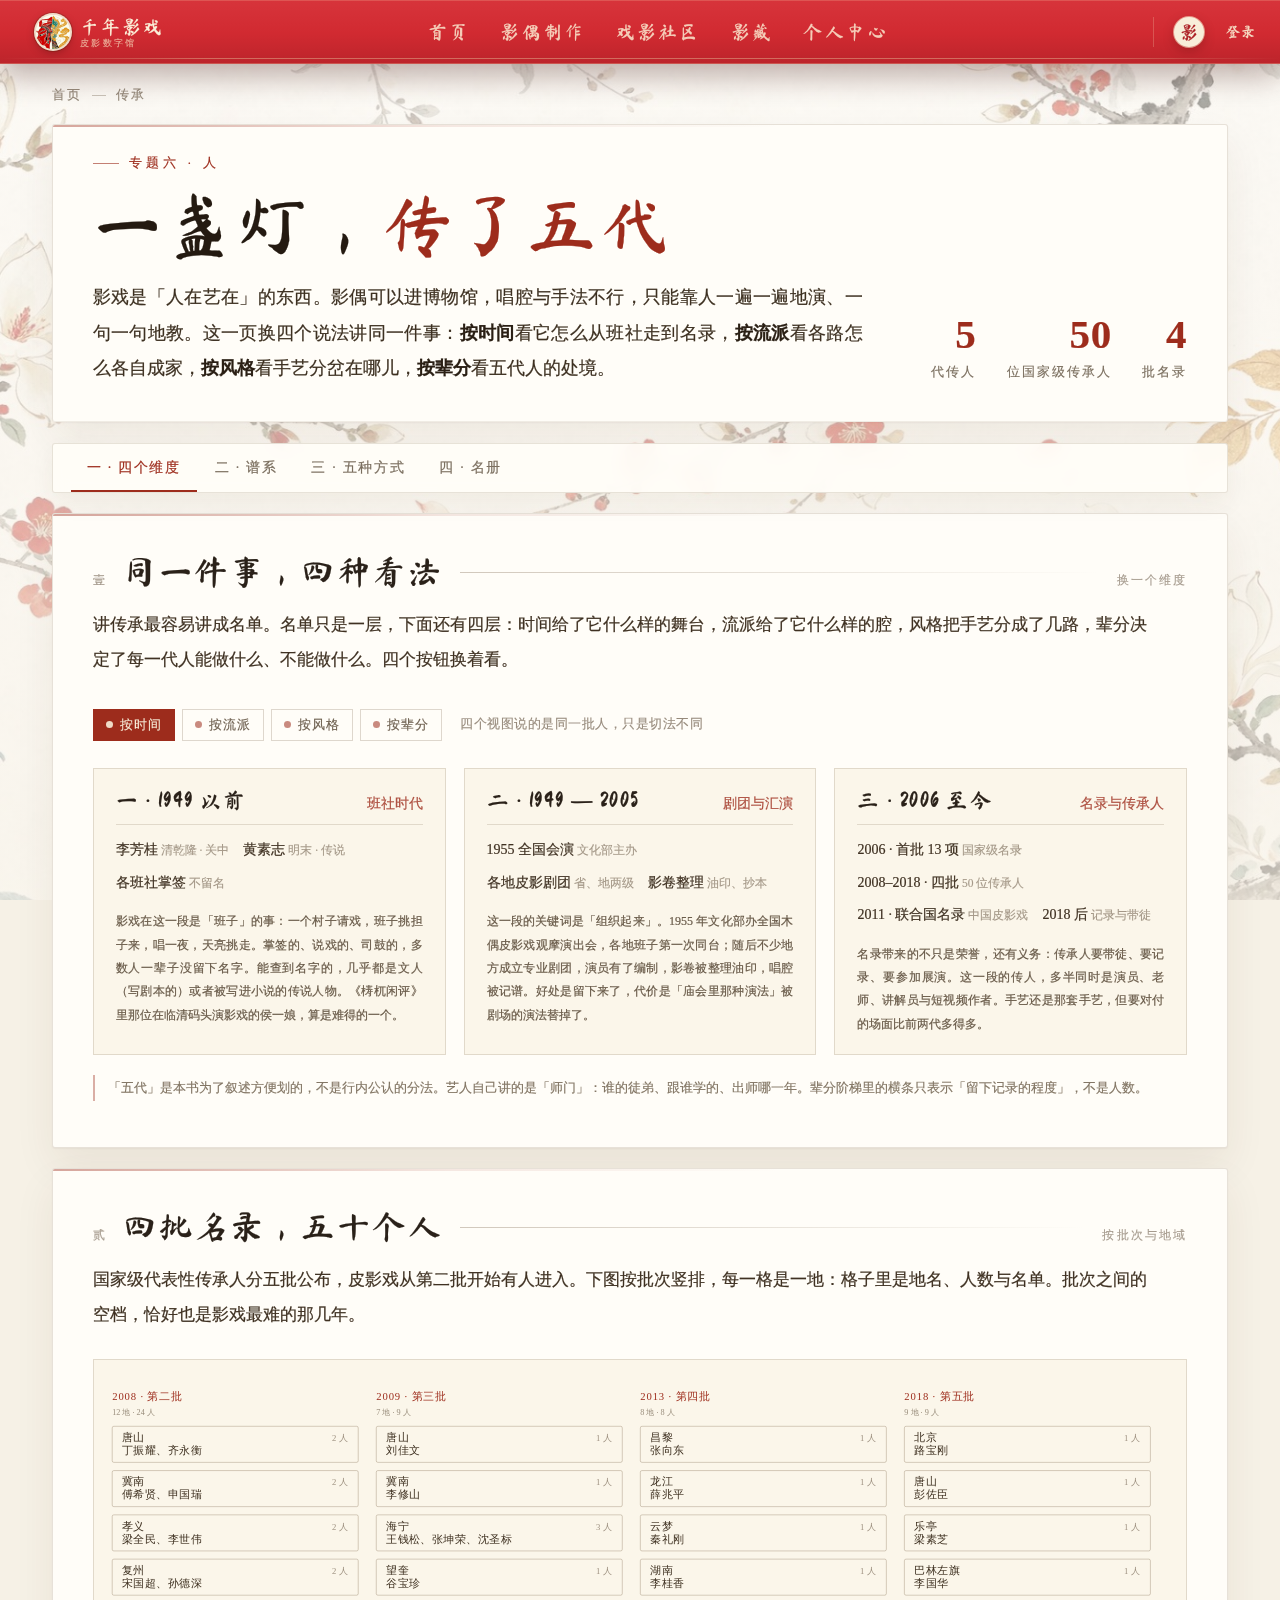
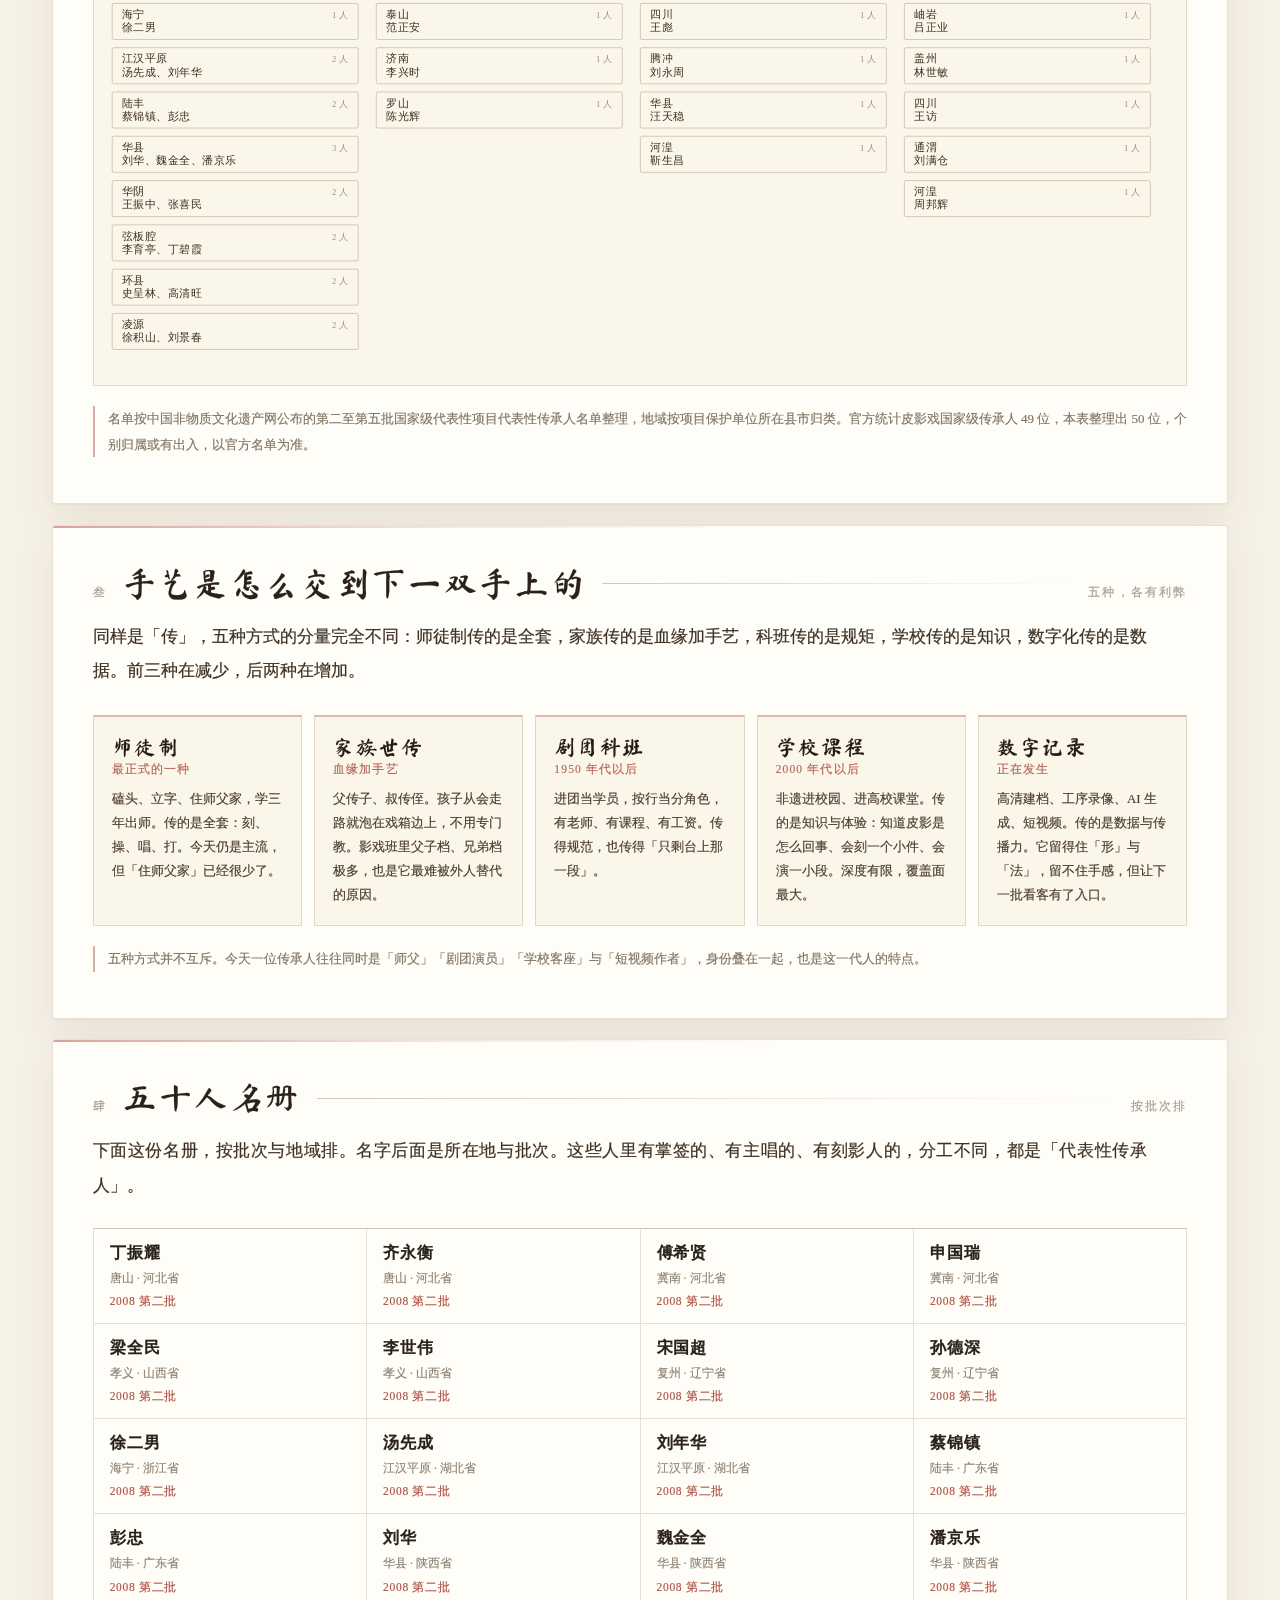
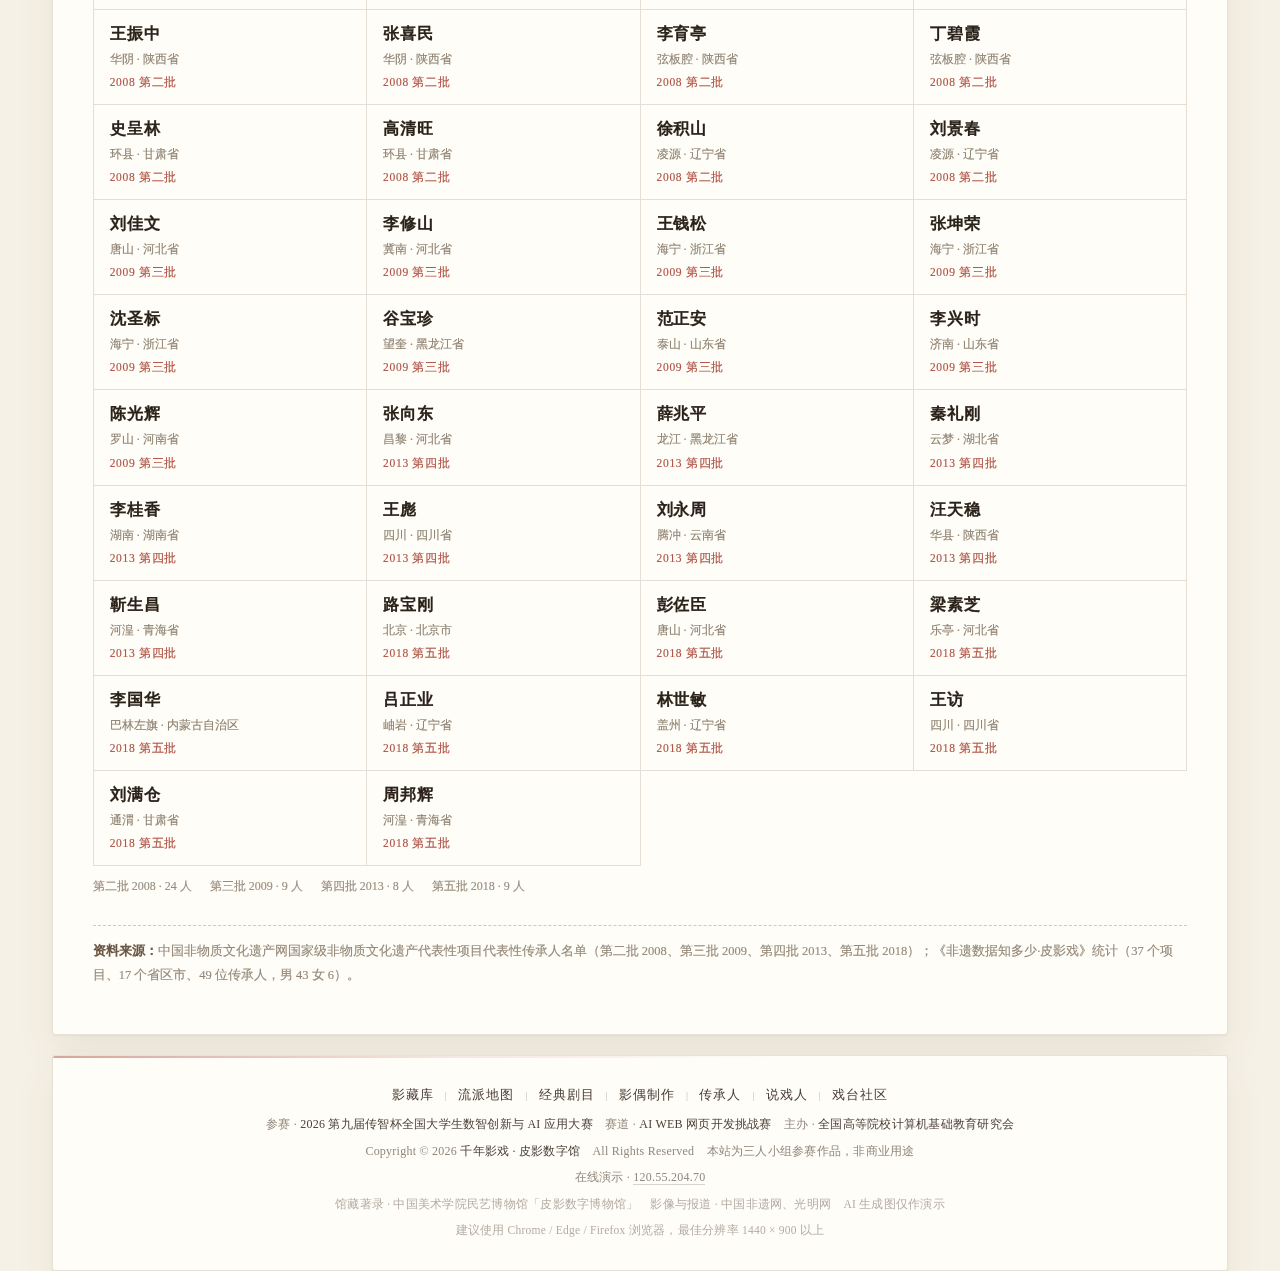
<file: lineage.html>
<!doctype html>
<html lang="zh-CN">
<head>
<meta charset="utf-8">
<meta name="viewport" content="width=device-width, initial-scale=1">
<link rel="icon" href="favicon.ico" sizes="any">
<link rel="icon" type="image/png" sizes="32x32" href="assets/img/logo/favicon-32.png">
<link rel="apple-touch-icon" href="assets/img/logo/apple-touch-icon.png">
<title>传承 · 四个维度看五代人 · 千年影戏</title>
<meta name="description" content="从清末班社到国家级传承人：按时间、按流派、按风格、按辈分四个维度看皮影戏的传承，附四批传承人谱系与五十位名册。">
<link rel="stylesheet" href="assets/css/brush.css?v=11560">
<link rel="stylesheet" href="assets/css/token.css?v=11870">
<link rel="stylesheet" href="assets/css/layout.css?v=11870">
<link rel="stylesheet" href="assets/css/site.css?v=11910">
<link rel="stylesheet" href="assets/css/topic.css?v=11940">
<link rel="stylesheet" href="assets/css/paper-bg.css?v=5">
<link rel="stylesheet" href="assets/css/readability.css?v=1">
</head>
<body class="inner" data-page="lineage">

<header class="site-head">
  <div class="head-inner">
    <a class="brand" href="index.html">
      <span class="brand-seal"><img src="assets/img/logo/logo-128.png" alt="千年影戏" width="40" height="40"></span>
      <span class="brand-txt"><b>千年影戏</b><i>皮影数字馆</i></span>
    </a>
    <nav class="head-nav">
      <a href="index.html#page6">首页</a>
      <a href="craft.html">影偶制作</a>
      <a href="community.html">戏影社区</a>
      <a href="vault.html">影藏</a>
      <a href="profile.html">个人中心</a>
    </nav>
    <div class="head-user">
      <a class="hu" href="profile.html">
        <span class="hu-av" data-user-av>影</span>
        <span class="hu-tx" data-user-name>登录</span>
      </a>
    </div>
  </div>
</header>

<main class="page">

  <nav class="tp-crumb" aria-label="位置">
    <a href="index.html#page6">首页</a><i></i><span>传承</span>
  </nav>

  <section class="tp-hero">
    <div>
      <p class="tp-kick">专题六 · 人</p>
      <h1>一盏灯，<em>传了五代</em></h1>
      <p class="tp-hero-lede">影戏是「人在艺在」的东西。影偶可以进博物馆，唱腔与手法不行，只能靠人一遍一遍地演、一句一句地教。这一页换四个说法讲同一件事：<b>按时间</b>看它怎么从班社走到名录，<b>按流派</b>看各路怎么各自成家，<b>按风格</b>看手艺分岔在哪儿，<b>按辈分</b>看五代人的处境。</p>
    </div>
    <div class="tp-hero-side">
      <div class="tp-stat"><b>5</b><span>代传人</span></div>
      <div class="tp-stat"><b>50</b><span>位国家级传承人</span></div>
      <div class="tp-stat"><b>4</b><span>批名录</span></div>
    </div>
  </section>

  <nav class="tp-nav" id="tpNav" aria-label="本页目录">
    <ul>
      <li><a href="#s1" class="on">一 · 四个维度</a></li>
      <li><a href="#s2">二 · 谱系</a></li>
      <li><a href="#s3">三 · 五种方式</a></li>
      <li><a href="#s4">四 · 名册</a></li>
    </ul>
  </nav>

  <!-- ==================== 一 四维 ==================== -->
  <section class="tp-sec" id="s1">
    <div class="tp-sec-h">
      <span class="tp-sec-no">壹</span>
      <h2>同一件事，四种看法</h2>
      <i></i>
      <span>换一个维度</span>
    </div>
    <p class="tp-lede">讲传承最容易讲成名单。名单只是一层，下面还有四层：时间给了它什么样的舞台，流派给了它什么样的腔，风格把手艺分成了几路，辈分决定了每一代人能做什么、不能做什么。四个按钮换着看。</p>

    <div class="lx-dim">
      <div class="ax-filter" id="lxDims" role="group" aria-label="切换维度"></div>
      <p class="lx-dim-note">四个视图说的是同一批人，只是切法不同</p>
    </div>

    <div class="lx-view" id="vTime"></div>
    <div class="lx-view" id="vSchool" hidden></div>
    <div class="lx-view" id="vStyle" hidden></div>
    <div class="lx-view" id="vGen" hidden></div>

    <p class="tp-note">「五代」是本书为了叙述方便划的，不是行内公认的分法。艺人自己讲的是「师门」：谁的徒弟、跟谁学的、出师哪一年。辈分阶梯里的横条只表示「留下记录的程度」，不是人数。</p>
  </section>

  <!-- ==================== 二 谱系 ==================== -->
  <section class="tp-sec" id="s2">
    <div class="tp-sec-h">
      <span class="tp-sec-no">贰</span>
      <h2>四批名录，五十个人</h2>
      <i></i>
      <span>按批次与地域</span>
    </div>
    <p class="tp-lede">国家级代表性传承人分五批公布，皮影戏从第二批开始有人进入。下图按批次竖排，每一格是一地：格子里是地名、人数与名单。批次之间的空档，恰好也是影戏最难的那几年。</p>

    <div class="lx-tree">
      <div class="lx-tree-stage" id="lxTree"></div>
    </div>
    <p class="tp-note">名单按中国非物质文化遗产网公布的第二至第五批国家级代表性项目代表性传承人名单整理，地域按项目保护单位所在县市归类。官方统计皮影戏国家级传承人 49 位，本表整理出 50 位，个别归属或有出入，以官方名单为准。</p>
  </section>

  <!-- ==================== 三 五种方式 ==================== -->
  <section class="tp-sec" id="s3">
    <div class="tp-sec-h">
      <span class="tp-sec-no">叁</span>
      <h2>手艺是怎么交到下一双手上的</h2>
      <i></i>
      <span>五种，各有利弊</span>
    </div>
    <p class="tp-lede">同样是「传」，五种方式的分量完全不同：师徒制传的是全套，家族传的是血缘加手艺，科班传的是规矩，学校传的是知识，数字化传的是数据。前三种在减少，后两种在增加。</p>

    <div class="lx-ways" id="lxWays"></div>
    <p class="tp-note">五种方式并不互斥。今天一位传承人往往同时是「师父」「剧团演员」「学校客座」与「短视频作者」，身份叠在一起，也是这一代人的特点。</p>
  </section>

  <!-- ==================== 四 名册 ==================== -->
  <section class="tp-sec" id="s4">
    <div class="tp-sec-h">
      <span class="tp-sec-no">肆</span>
      <h2>五十人名册</h2>
      <i></i>
      <span>按批次排</span>
    </div>
    <p class="tp-lede">下面这份名册，按批次与地域排。名字后面是所在地与批次。这些人里有掌签的、有主唱的、有刻影人的，分工不同，都是「代表性传承人」。</p>

    <div class="lx-roster" id="lxRoster"></div>
    <div class="lx-roster-legend">
      <span>第二批 2008 · 24 人</span>
      <span>第三批 2009 · 9 人</span>
      <span>第四批 2013 · 8 人</span>
      <span>第五批 2018 · 9 人</span>
    </div>
    <p class="tp-src"><b>资料来源：</b>中国非物质文化遗产网国家级非物质文化遗产代表性项目代表性传承人名单（第二批 2008、第三批 2009、第四批 2013、第五批 2018）；《非遗数据知多少·皮影戏》统计（37 个项目、17 个省区市、49 位传承人，男 43 女 6）。</p>
  </section>

  <footer class="foot">
  <div class="ft-in">
    <nav class="ft-nav" aria-label="站内导航">
      <a href="vault.html">影藏库</a><i>|</i>
      <a href="atlas.html">流派地图</a><i>|</i>
      <a href="repertoire.html">经典剧目</a><i>|</i>
      <a href="craft.html">影偶制作</a><i>|</i>
      <a href="lineage.html">传承人</a><i>|</i>
      <a href="chat.html">说戏人</a><i>|</i>
      <a href="community.html">戏台社区</a>
    </nav>
    <p class="ft-row">参赛 · <b>2026 第九届传智杯全国大学生数智创新与 AI 应用大赛</b>　赛道 · <b>AI WEB 网页开发挑战赛</b>　主办 · <b>全国高等院校计算机基础教育研究会</b></p>
    <p class="ft-row">Copyright © 2026 <b>千年影戏 · 皮影数字馆</b>　All Rights Reserved　本站为三人小组参赛作品，非商业用途</p>
    <p class="ft-row">在线演示 · <a href="http://120.55.204.70">120.55.204.70</a></p>
    <p class="ft-row ft-dim">馆藏著录 · 中国美术学院民艺博物馆「皮影数字博物馆」　影像与报道 · 中国非遗网、光明网　AI 生成图仅作演示</p>
    <p class="ft-row ft-dim">建议使用 Chrome / Edge / Firefox 浏览器，最佳分辨率 1440 × 900 以上</p>
  </div>
</footer>

</main>

<script src="assets/js/site.js?v=11560"></script>
<script src="assets/js/t-lineage.js?v=11940"></script>
</body>
</html>
</file>
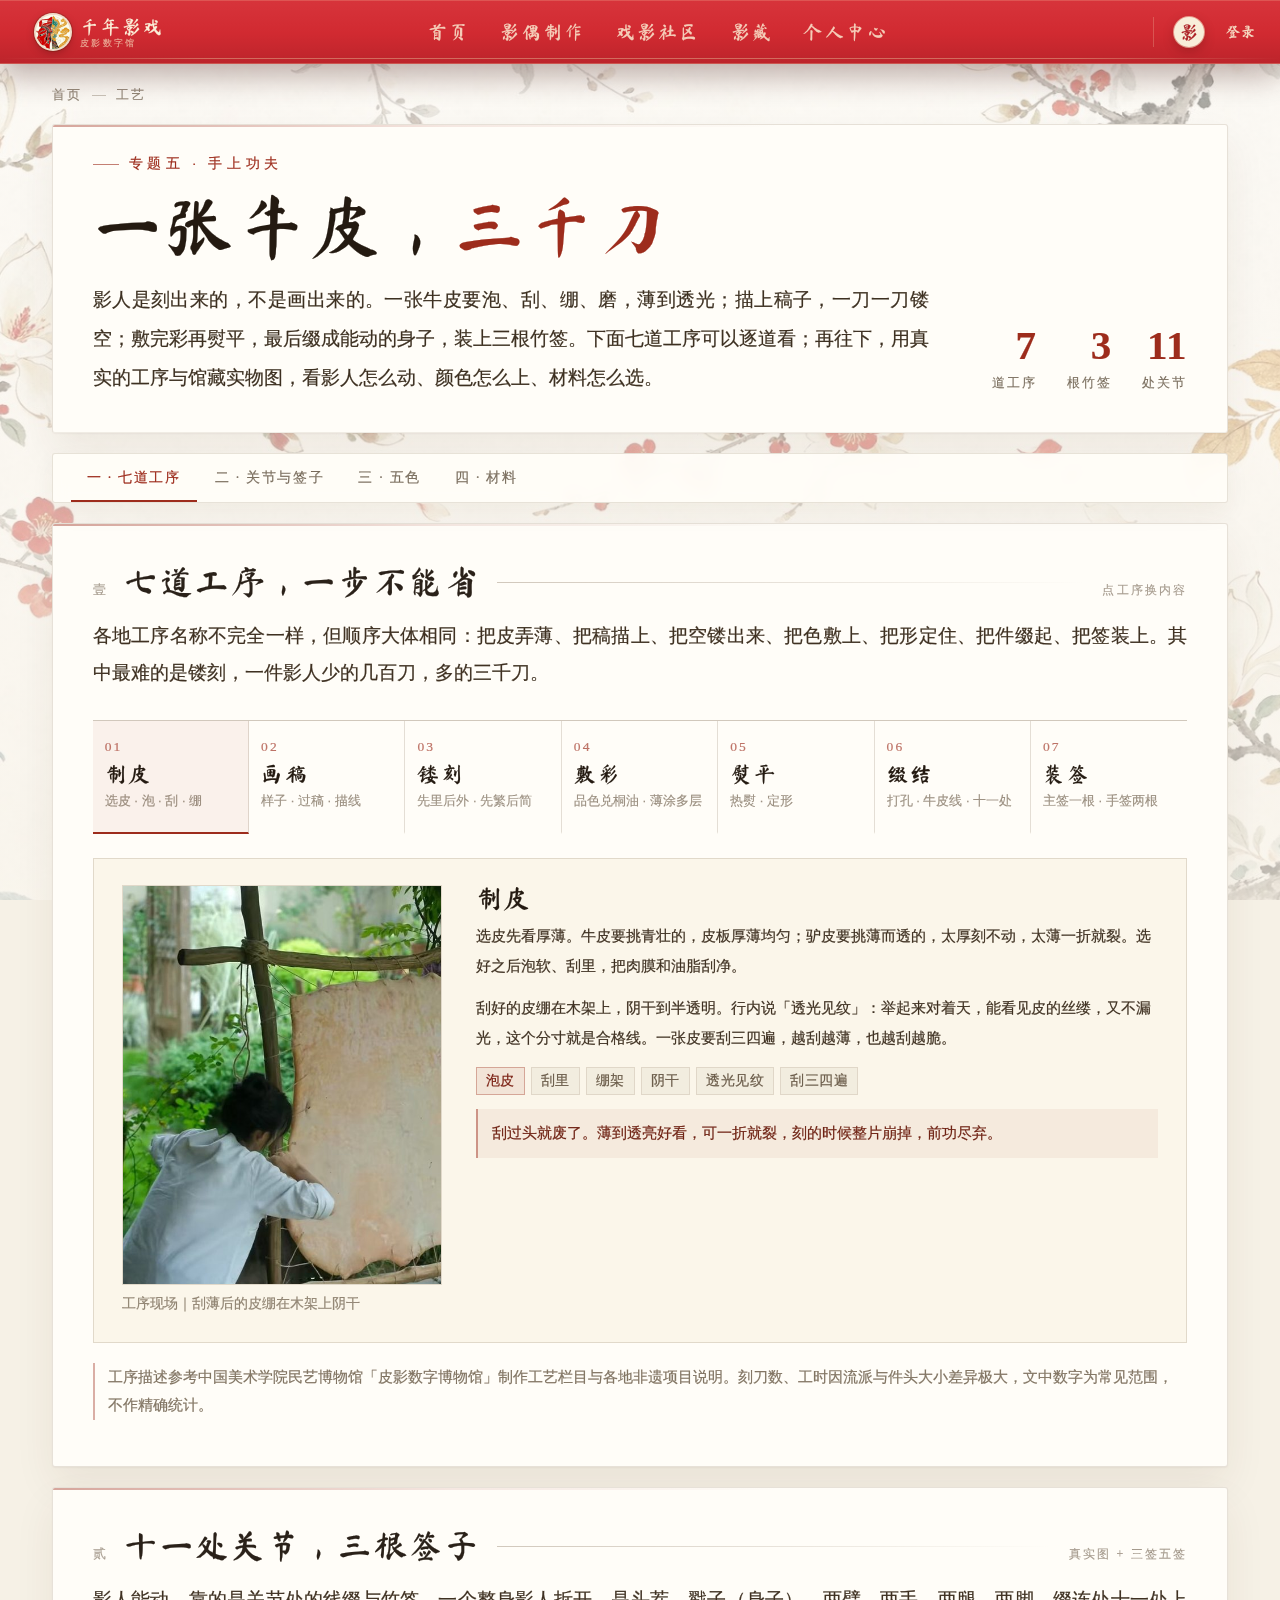
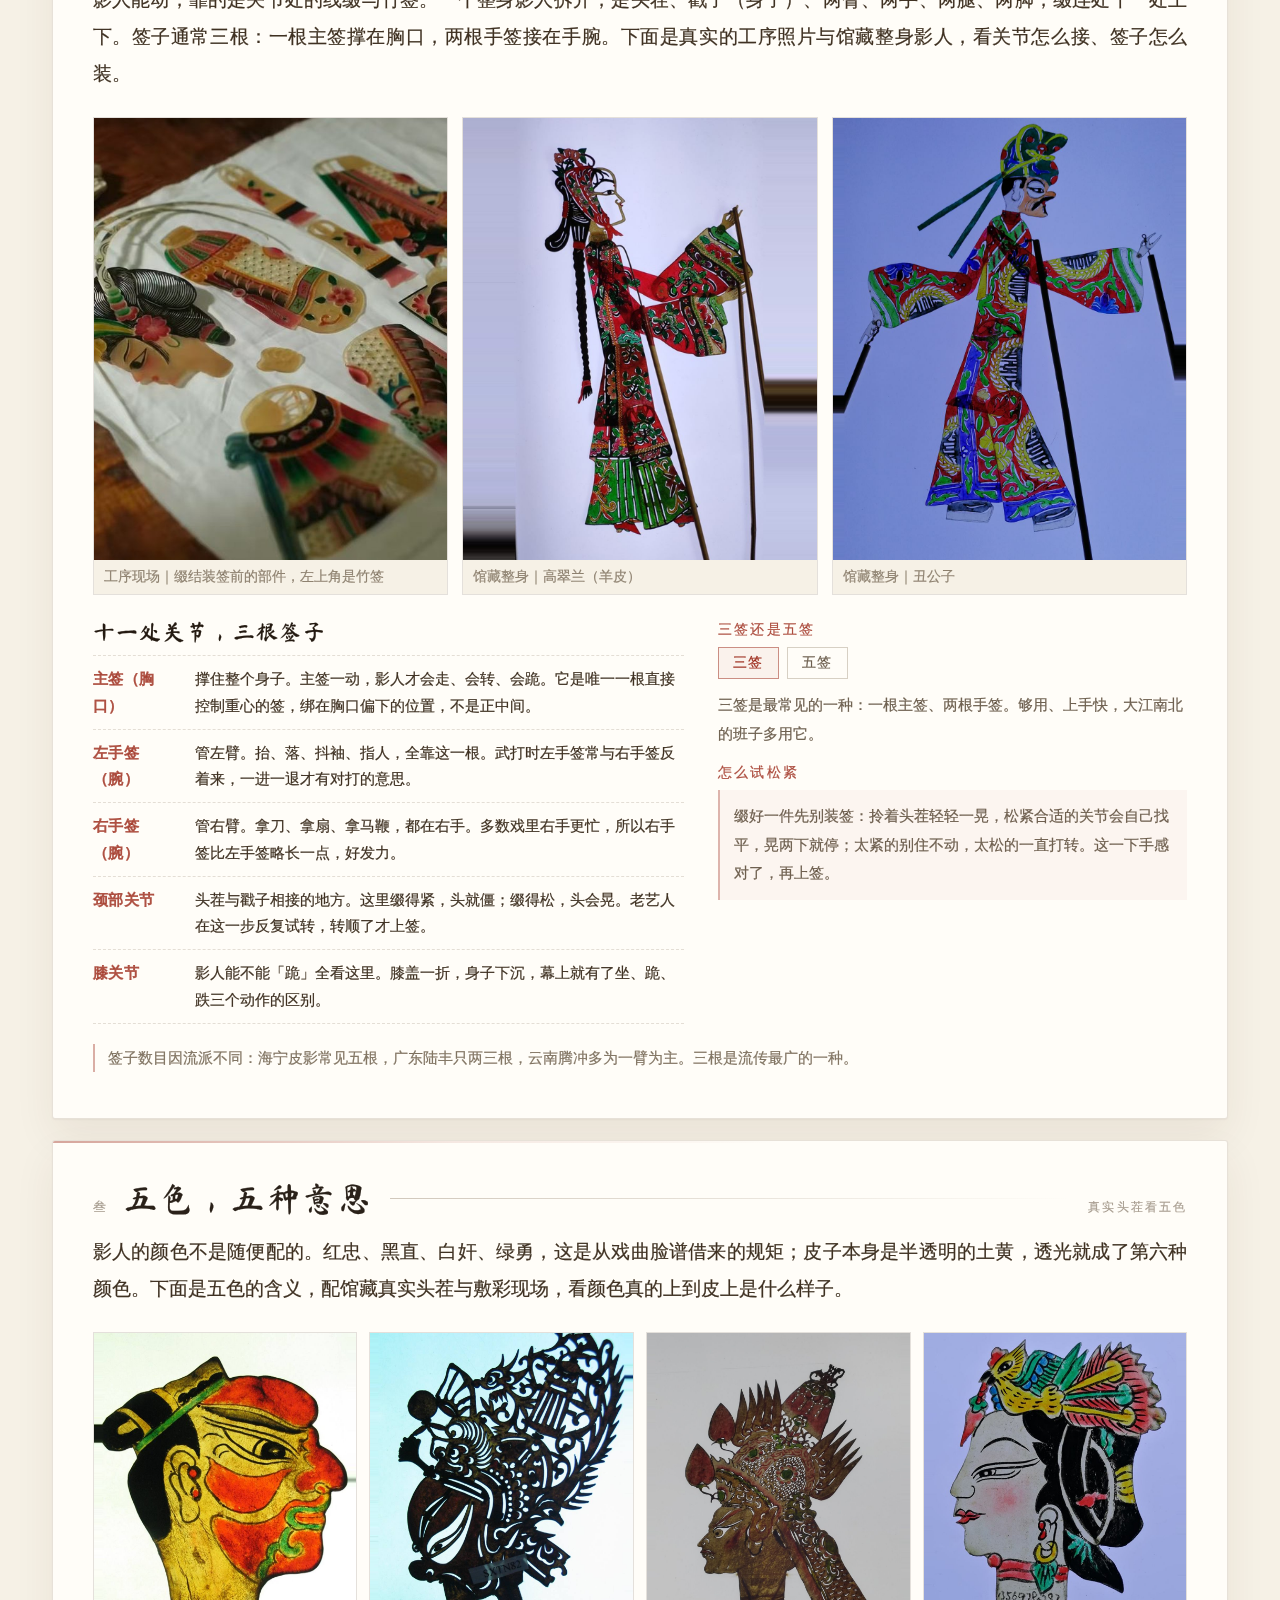
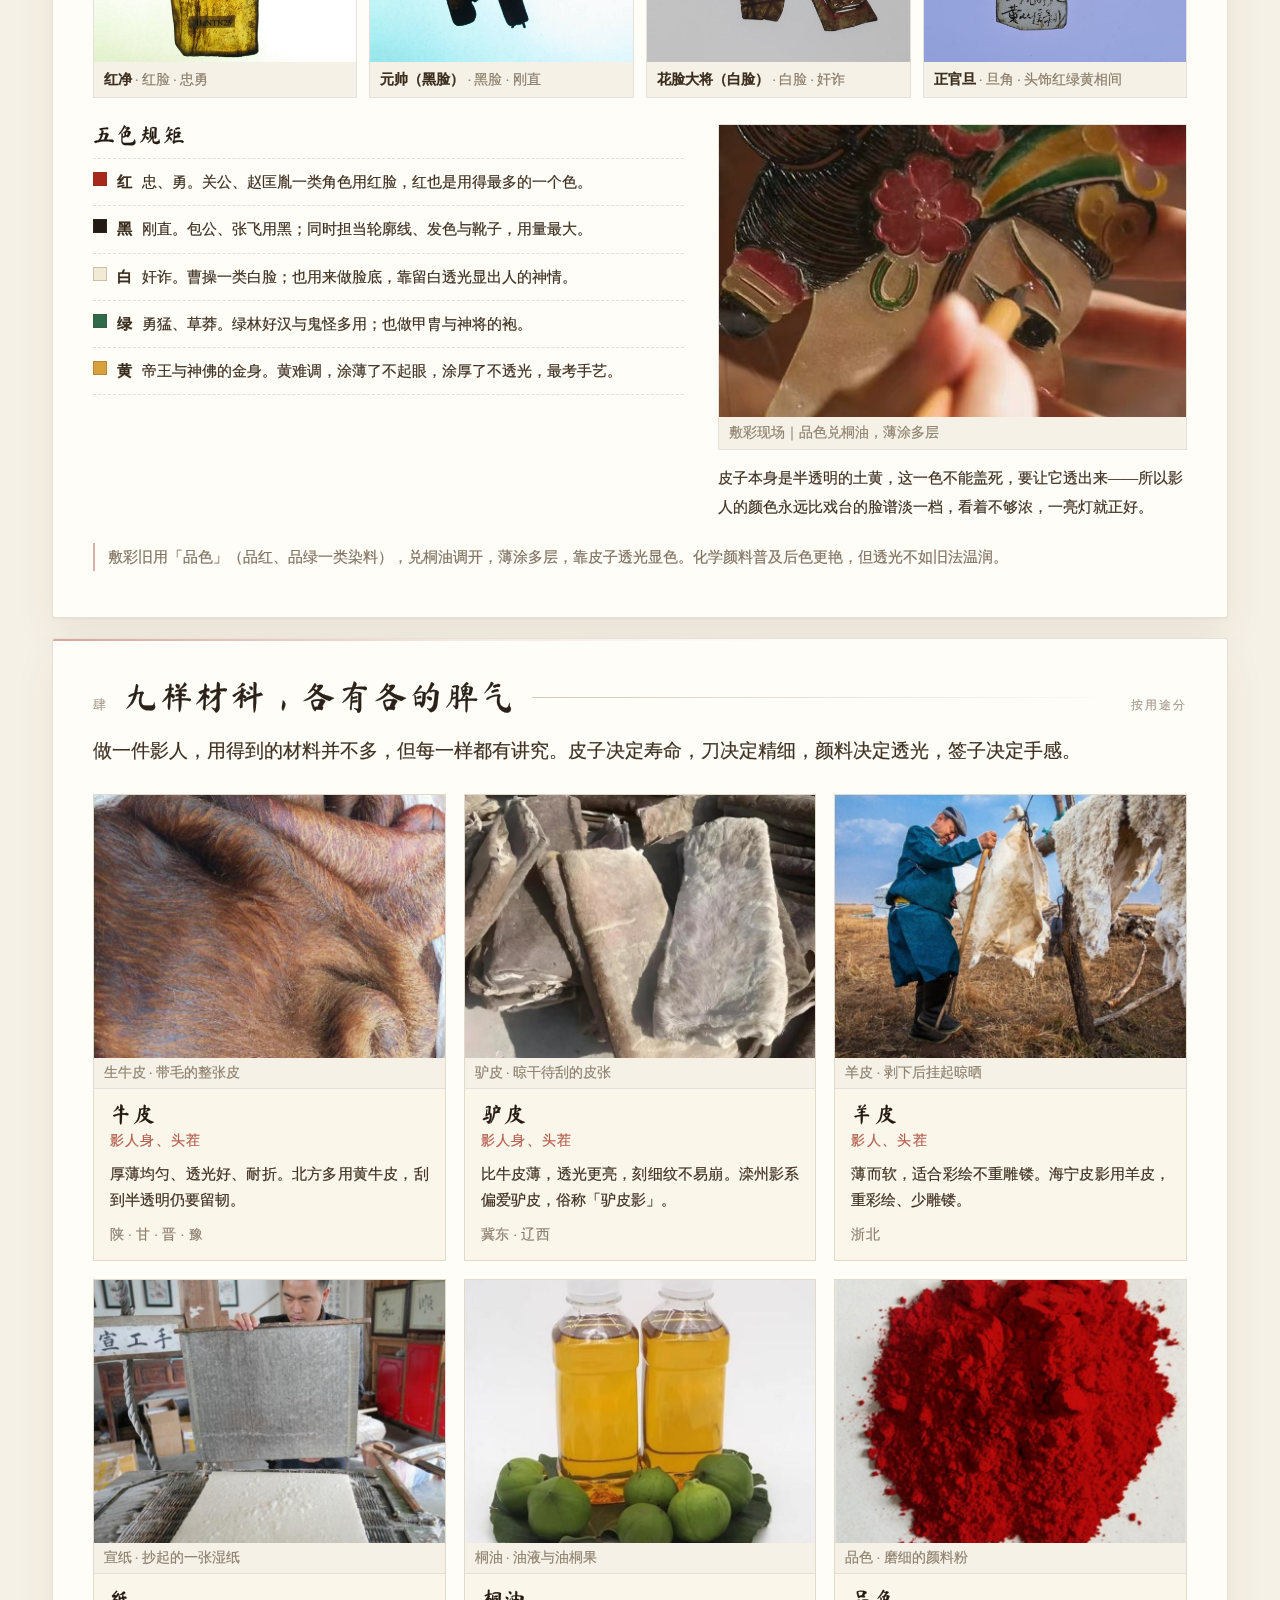
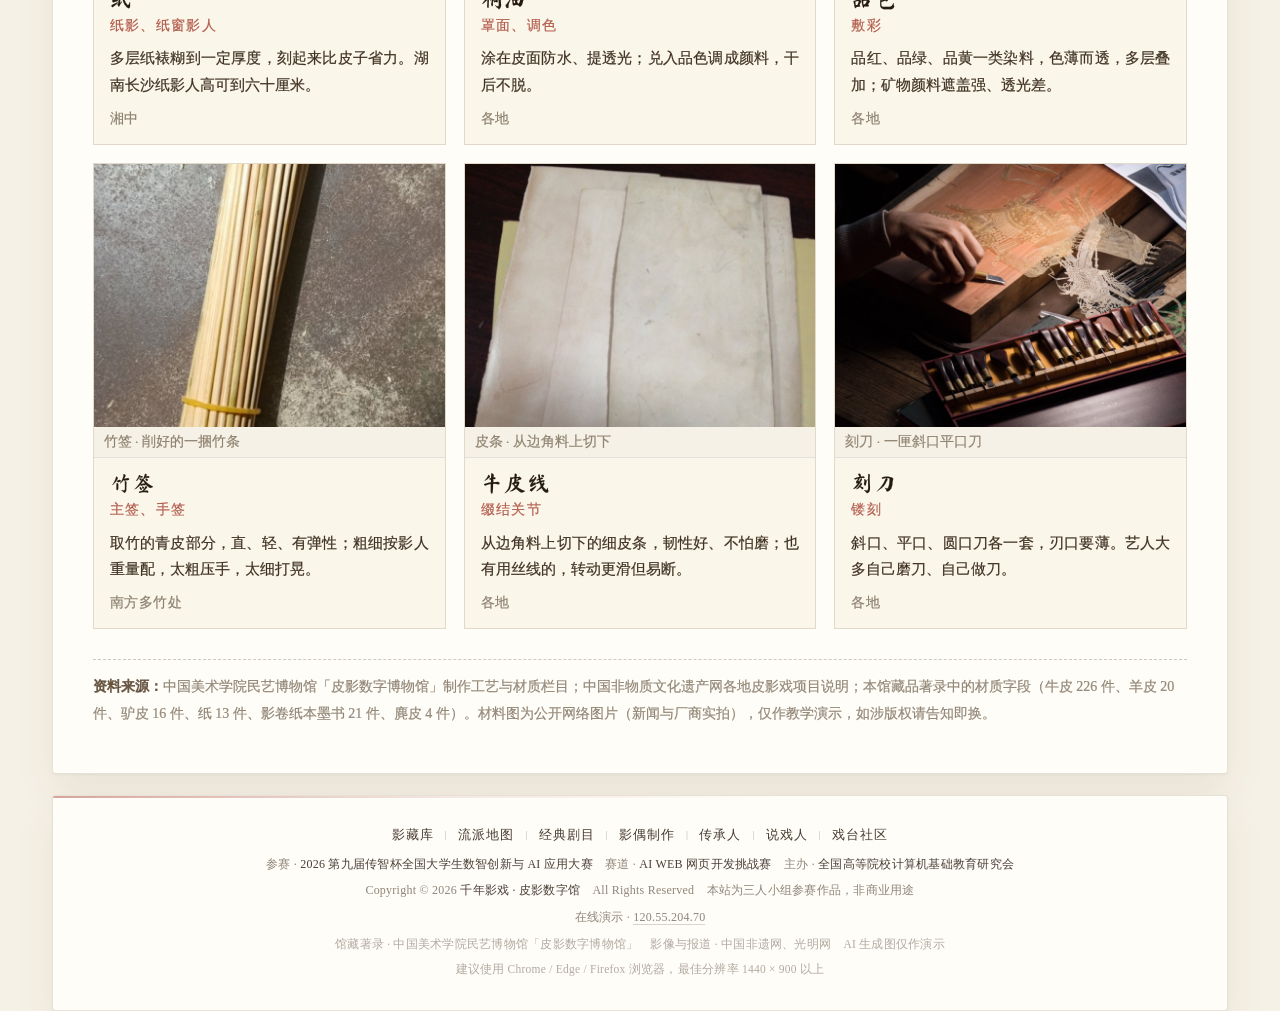
<file: process.html>
<!doctype html>
<html lang="zh-CN">
<head>
<meta charset="utf-8">
<meta name="viewport" content="width=device-width, initial-scale=1">
<link rel="icon" href="favicon.ico" sizes="any">
<link rel="icon" type="image/png" sizes="32x32" href="assets/img/logo/favicon-32.png">
<link rel="apple-touch-icon" href="assets/img/logo/apple-touch-icon.png">
<title>工艺 · 七道工序 · 关节 · 五色 · 千年影戏</title>
<meta name="description" content="一张牛皮怎么变成一件影人：制皮、画稿、镂刻、敷彩、熨平、缀结、装签七道工序，附关节签子与五色的真实工序、馆藏实物图。">
<link rel="stylesheet" href="assets/css/brush.css?v=11560">
<link rel="stylesheet" href="assets/css/token.css?v=11870">
<link rel="stylesheet" href="assets/css/layout.css?v=11870">
<link rel="stylesheet" href="assets/css/site.css?v=11910">
<link rel="stylesheet" href="assets/css/topic.css?v=11940">
<link rel="stylesheet" href="assets/css/paper-bg.css?v=5">
<link rel="stylesheet" href="assets/css/readability.css?v=1">
</head>
<body class="inner" data-page="process">

<header class="site-head">
  <div class="head-inner">
    <a class="brand" href="index.html">
      <span class="brand-seal"><img src="assets/img/logo/logo-128.png" alt="千年影戏" width="40" height="40"></span>
      <span class="brand-txt"><b>千年影戏</b><i>皮影数字馆</i></span>
    </a>
    <nav class="head-nav">
      <a href="index.html#page8">首页</a>
      <a href="craft.html">影偶制作</a>
      <a href="community.html">戏影社区</a>
      <a href="vault.html">影藏</a>
      <a href="profile.html">个人中心</a>
    </nav>
    <div class="head-user">
      <a class="hu" href="profile.html">
        <span class="hu-av" data-user-av>影</span>
        <span class="hu-tx" data-user-name>登录</span>
      </a>
    </div>
  </div>
</header>

<main class="page">

  <nav class="tp-crumb" aria-label="位置">
    <a href="index.html#page8">首页</a><i></i><span>工艺</span>
  </nav>

  <section class="tp-hero">
    <div>
      <p class="tp-kick">专题五 · 手上功夫</p>
      <h1>一张牛皮，<em>三千刀</em></h1>
      <p class="tp-hero-lede">影人是刻出来的，不是画出来的。一张牛皮要泡、刮、绷、磨，薄到透光；描上稿子，一刀一刀镂空；敷完彩再熨平，最后缀成能动的身子，装上三根竹签。下面七道工序可以逐道看；再往下，用真实的工序与馆藏实物图，看影人怎么动、颜色怎么上、材料怎么选。</p>
    </div>
    <div class="tp-hero-side">
      <div class="tp-stat"><b>7</b><span>道工序</span></div>
      <div class="tp-stat"><b>3</b><span>根竹签</span></div>
      <div class="tp-stat"><b>11</b><span>处关节</span></div>
    </div>
  </section>

  <nav class="tp-nav" id="tpNav" aria-label="本页目录">
    <ul>
      <li><a href="#s1" class="on">一 · 七道工序</a></li>
      <li><a href="#s2">二 · 关节与签子</a></li>
      <li><a href="#s3">三 · 五色</a></li>
      <li><a href="#s4">四 · 材料</a></li>
    </ul>
  </nav>

  <!-- ==================== 一 工序 ==================== -->
  <section class="tp-sec" id="s1">
    <div class="tp-sec-h">
      <span class="tp-sec-no">壹</span>
      <h2>七道工序，一步不能省</h2>
      <i></i>
      <span>点工序换内容</span>
    </div>
    <p class="tp-lede">各地工序名称不完全一样，但顺序大体相同：把皮弄薄、把稿描上、把空镂出来、把色敷上、把形定住、把件缀起、把签装上。其中最难的是镂刻，一件影人少的几百刀，多的三千刀。</p>

    <div class="px-steps" id="pxSteps"></div>
    <div class="px-detail" id="pxDetail"></div>
    <p class="tp-note">工序描述参考中国美术学院民艺博物馆「皮影数字博物馆」制作工艺栏目与各地非遗项目说明。刻刀数、工时因流派与件头大小差异极大，文中数字为常见范围，不作精确统计。</p>
  </section>

  <!-- ==================== 二 关节 ==================== -->
  <section class="tp-sec" id="s2">
    <div class="tp-sec-h">
      <span class="tp-sec-no">贰</span>
      <h2>十一处关节，三根签子</h2>
      <i></i>
      <span>真实图 + 三签五签</span>
    </div>
    <p class="tp-lede">影人能动，靠的是关节处的线缀与竹签。一个整身影人拆开，是头茬、戳子（身子）、两臂、两手、两腿、两脚，缀连处十一处上下。签子通常三根：一根主签撑在胸口，两根手签接在手腕。下面是真实的工序照片与馆藏整身影人，看关节怎么接、签子怎么装。</p>

    <div class="px-joint">
      <div class="joint-stage" id="jointStage"></div>
      <div class="joint-copy" id="jointCopy"></div>
    </div>
    <p class="tp-note">签子数目因流派不同：海宁皮影常见五根，广东陆丰只两三根，云南腾冲多为一臂为主。三根是流传最广的一种。</p>
  </section>

  <!-- ==================== 三 上色 ==================== -->
  <section class="tp-sec" id="s3">
    <div class="tp-sec-h">
      <span class="tp-sec-no">叁</span>
      <h2>五色，五种意思</h2>
      <i></i>
      <span>真实头茬看五色</span>
    </div>
    <p class="tp-lede">影人的颜色不是随便配的。红忠、黑直、白奸、绿勇，这是从戏曲脸谱借来的规矩；皮子本身是半透明的土黄，透光就成了第六种颜色。下面是五色的含义，配馆藏真实头茬与敷彩现场，看颜色真的上到皮上是什么样子。</p>

    <div class="px-color">
      <div class="color-stage" id="colorStage"></div>
      <div class="color-copy" id="colorCopy"></div>
    </div>
    <p class="tp-note">敷彩旧用「品色」（品红、品绿一类染料），兑桐油调开，薄涂多层，靠皮子透光显色。化学颜料普及后色更艳，但透光不如旧法温润。</p>
  </section>

  <!-- ==================== 四 材料 ==================== -->
  <section class="tp-sec" id="s4">
    <div class="tp-sec-h">
      <span class="tp-sec-no">肆</span>
      <h2>九样材料，各有各的脾气</h2>
      <i></i>
      <span>按用途分</span>
    </div>
    <p class="tp-lede">做一件影人，用得到的材料并不多，但每一样都有讲究。皮子决定寿命，刀决定精细，颜料决定透光，签子决定手感。</p>

    <div class="px-mats">
      <div class="px-mat"><figure><img src="assets/img/mat/niupi.jpg" alt="牛皮" loading="lazy"><figcaption>生牛皮 · 带毛的整张皮</figcaption></figure><div><h4>牛皮</h4><p class="u">影人身、头茬</p><p>厚薄均匀、透光好、耐折。北方多用黄牛皮，刮到半透明仍要留韧。</p><span>陕 · 甘 · 晋 · 豫</span></div></div>
      <div class="px-mat"><figure><img src="assets/img/mat/lvpi.jpg" alt="驴皮" loading="lazy"><figcaption>驴皮 · 晾干待刮的皮张</figcaption></figure><div><h4>驴皮</h4><p class="u">影人身、头茬</p><p>比牛皮薄，透光更亮，刻细纹不易崩。滦州影系偏爱驴皮，俗称「驴皮影」。</p><span>冀东 · 辽西</span></div></div>
      <div class="px-mat"><figure><img src="assets/img/mat/yangpi.jpg" alt="羊皮" loading="lazy"><figcaption>羊皮 · 剥下后挂起晾晒</figcaption></figure><div><h4>羊皮</h4><p class="u">影人、头茬</p><p>薄而软，适合彩绘不重雕镂。海宁皮影用羊皮，重彩绘、少雕镂。</p><span>浙北</span></div></div>
      <div class="px-mat"><figure><img src="assets/img/mat/zhi.jpg" alt="纸" loading="lazy"><figcaption>宣纸 · 抄起的一张湿纸</figcaption></figure><div><h4>纸</h4><p class="u">纸影、纸窗影人</p><p>多层纸裱糊到一定厚度，刻起来比皮子省力。湖南长沙纸影人高可到六十厘米。</p><span>湘中</span></div></div>
      <div class="px-mat"><figure><img src="assets/img/mat/tongyou.jpg" alt="桐油" loading="lazy"><figcaption>桐油 · 油液与油桐果</figcaption></figure><div><h4>桐油</h4><p class="u">罩面、调色</p><p>涂在皮面防水、提透光；兑入品色调成颜料，干后不脱。</p><span>各地</span></div></div>
      <div class="px-mat"><figure><img src="assets/img/mat/pinse.jpg" alt="品色" loading="lazy"><figcaption>品色 · 磨细的颜料粉</figcaption></figure><div><h4>品色</h4><p class="u">敷彩</p><p>品红、品绿、品黄一类染料，色薄而透，多层叠加；矿物颜料遮盖强、透光差。</p><span>各地</span></div></div>
      <div class="px-mat"><figure><img src="assets/img/mat/zhuqian.jpg" alt="竹签" loading="lazy"><figcaption>竹签 · 削好的一捆竹条</figcaption></figure><div><h4>竹签</h4><p class="u">主签、手签</p><p>取竹的青皮部分，直、轻、有弹性；粗细按影人重量配，太粗压手，太细打晃。</p><span>南方多竹处</span></div></div>
      <div class="px-mat"><figure><img src="assets/img/mat/pixian.jpg" alt="牛皮线" loading="lazy"><figcaption>皮条 · 从边角料上切下</figcaption></figure><div><h4>牛皮线</h4><p class="u">缀结关节</p><p>从边角料上切下的细皮条，韧性好、不怕磨；也有用丝线的，转动更滑但易断。</p><span>各地</span></div></div>
      <div class="px-mat"><figure><img src="assets/img/mat/kedao.jpg" alt="刻刀" loading="lazy"><figcaption>刻刀 · 一匣斜口平口刀</figcaption></figure><div><h4>刻刀</h4><p class="u">镂刻</p><p>斜口、平口、圆口刀各一套，刃口要薄。艺人大多自己磨刀、自己做刀。</p><span>各地</span></div></div>
    </div>
    <p class="tp-src"><b>资料来源：</b>中国美术学院民艺博物馆「皮影数字博物馆」制作工艺与材质栏目；中国非物质文化遗产网各地皮影戏项目说明；本馆藏品著录中的材质字段（牛皮 226 件、羊皮 20 件、驴皮 16 件、纸 13 件、影卷纸本墨书 21 件、麂皮 4 件）。材料图为公开网络图片（新闻与厂商实拍），仅作教学演示，如涉版权请告知即换。</p>
  </section>

  <footer class="foot">
  <div class="ft-in">
    <nav class="ft-nav" aria-label="站内导航">
      <a href="vault.html">影藏库</a><i>|</i>
      <a href="atlas.html">流派地图</a><i>|</i>
      <a href="repertoire.html">经典剧目</a><i>|</i>
      <a href="craft.html">影偶制作</a><i>|</i>
      <a href="lineage.html">传承人</a><i>|</i>
      <a href="chat.html">说戏人</a><i>|</i>
      <a href="community.html">戏台社区</a>
    </nav>
    <p class="ft-row">参赛 · <b>2026 第九届传智杯全国大学生数智创新与 AI 应用大赛</b>　赛道 · <b>AI WEB 网页开发挑战赛</b>　主办 · <b>全国高等院校计算机基础教育研究会</b></p>
    <p class="ft-row">Copyright © 2026 <b>千年影戏 · 皮影数字馆</b>　All Rights Reserved　本站为三人小组参赛作品，非商业用途</p>
    <p class="ft-row">在线演示 · <a href="http://120.55.204.70">120.55.204.70</a></p>
    <p class="ft-row ft-dim">馆藏著录 · 中国美术学院民艺博物馆「皮影数字博物馆」　影像与报道 · 中国非遗网、光明网　AI 生成图仅作演示</p>
    <p class="ft-row ft-dim">建议使用 Chrome / Edge / Firefox 浏览器，最佳分辨率 1440 × 900 以上</p>
  </div>
</footer>

</main>

<script src="assets/js/site.js?v=11560"></script>
<script src="assets/js/t-process.js?v=11700"></script>
</body>
</html>
</file>
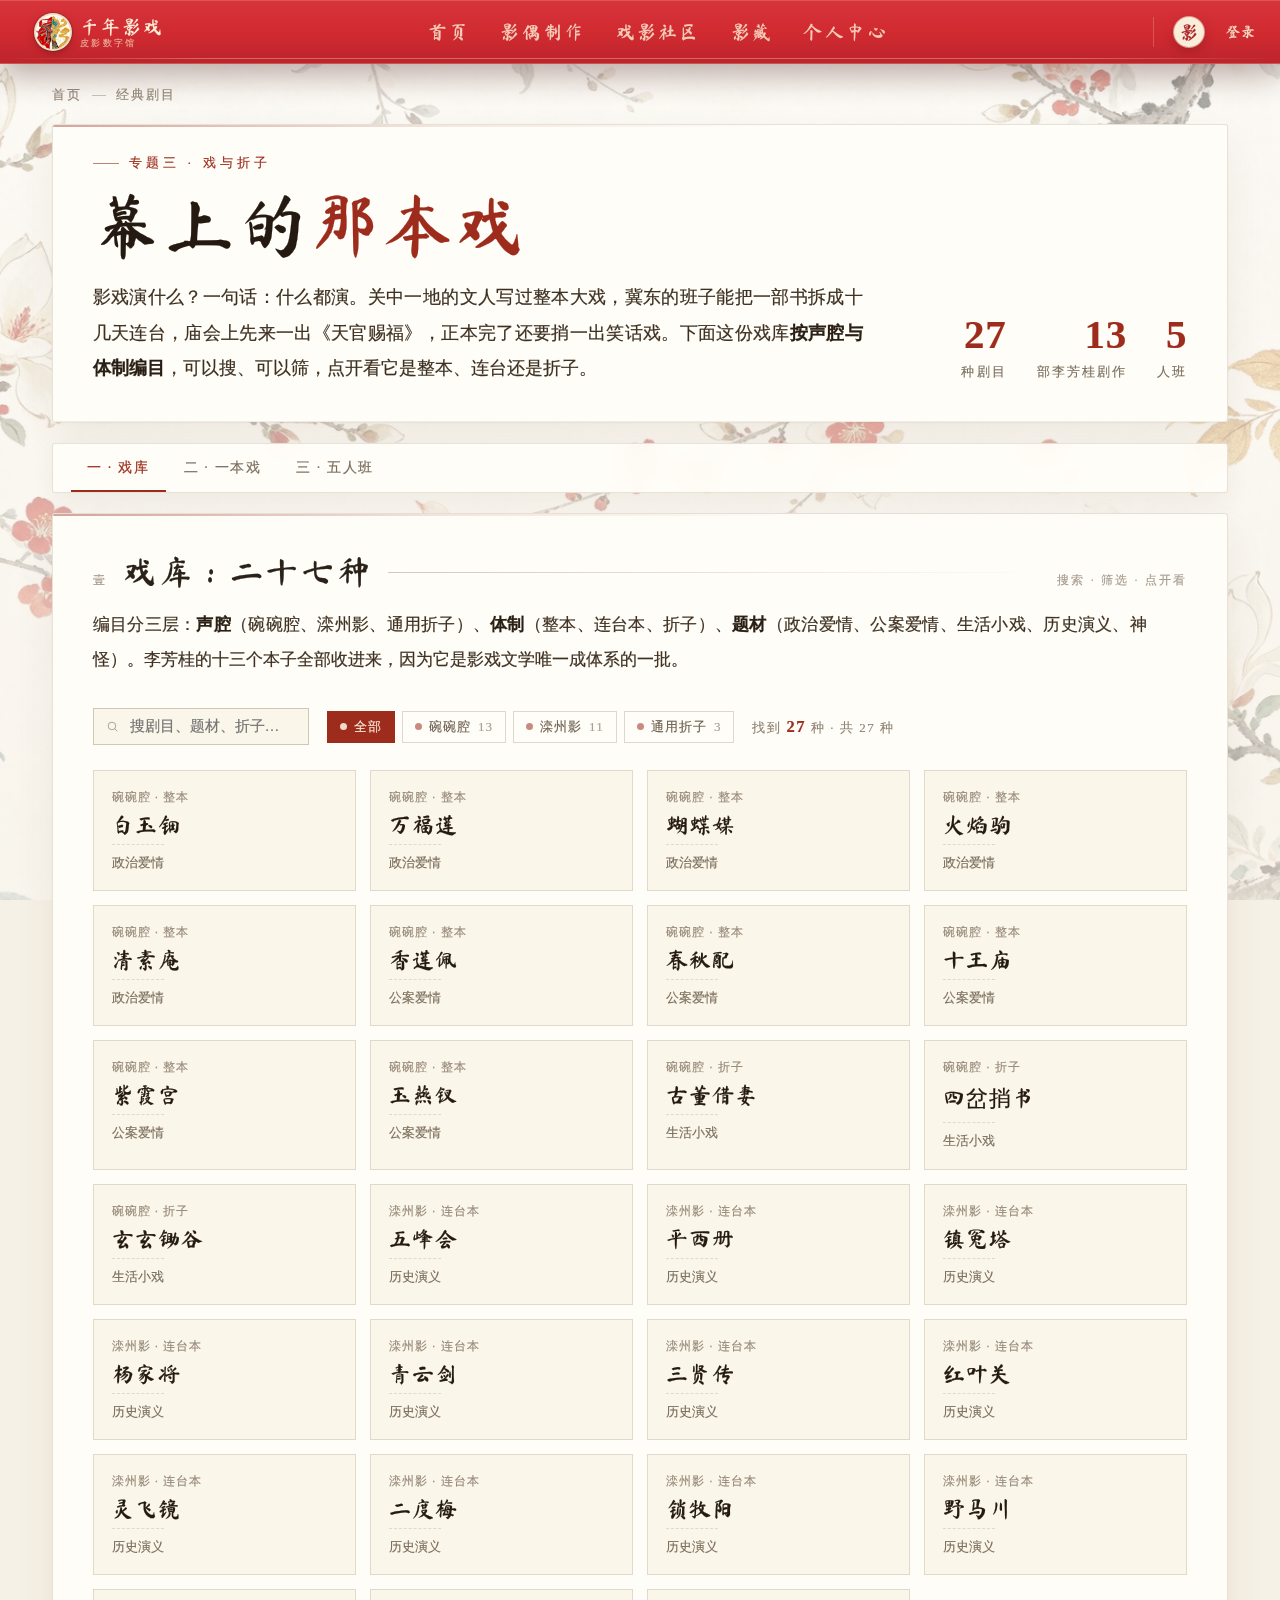
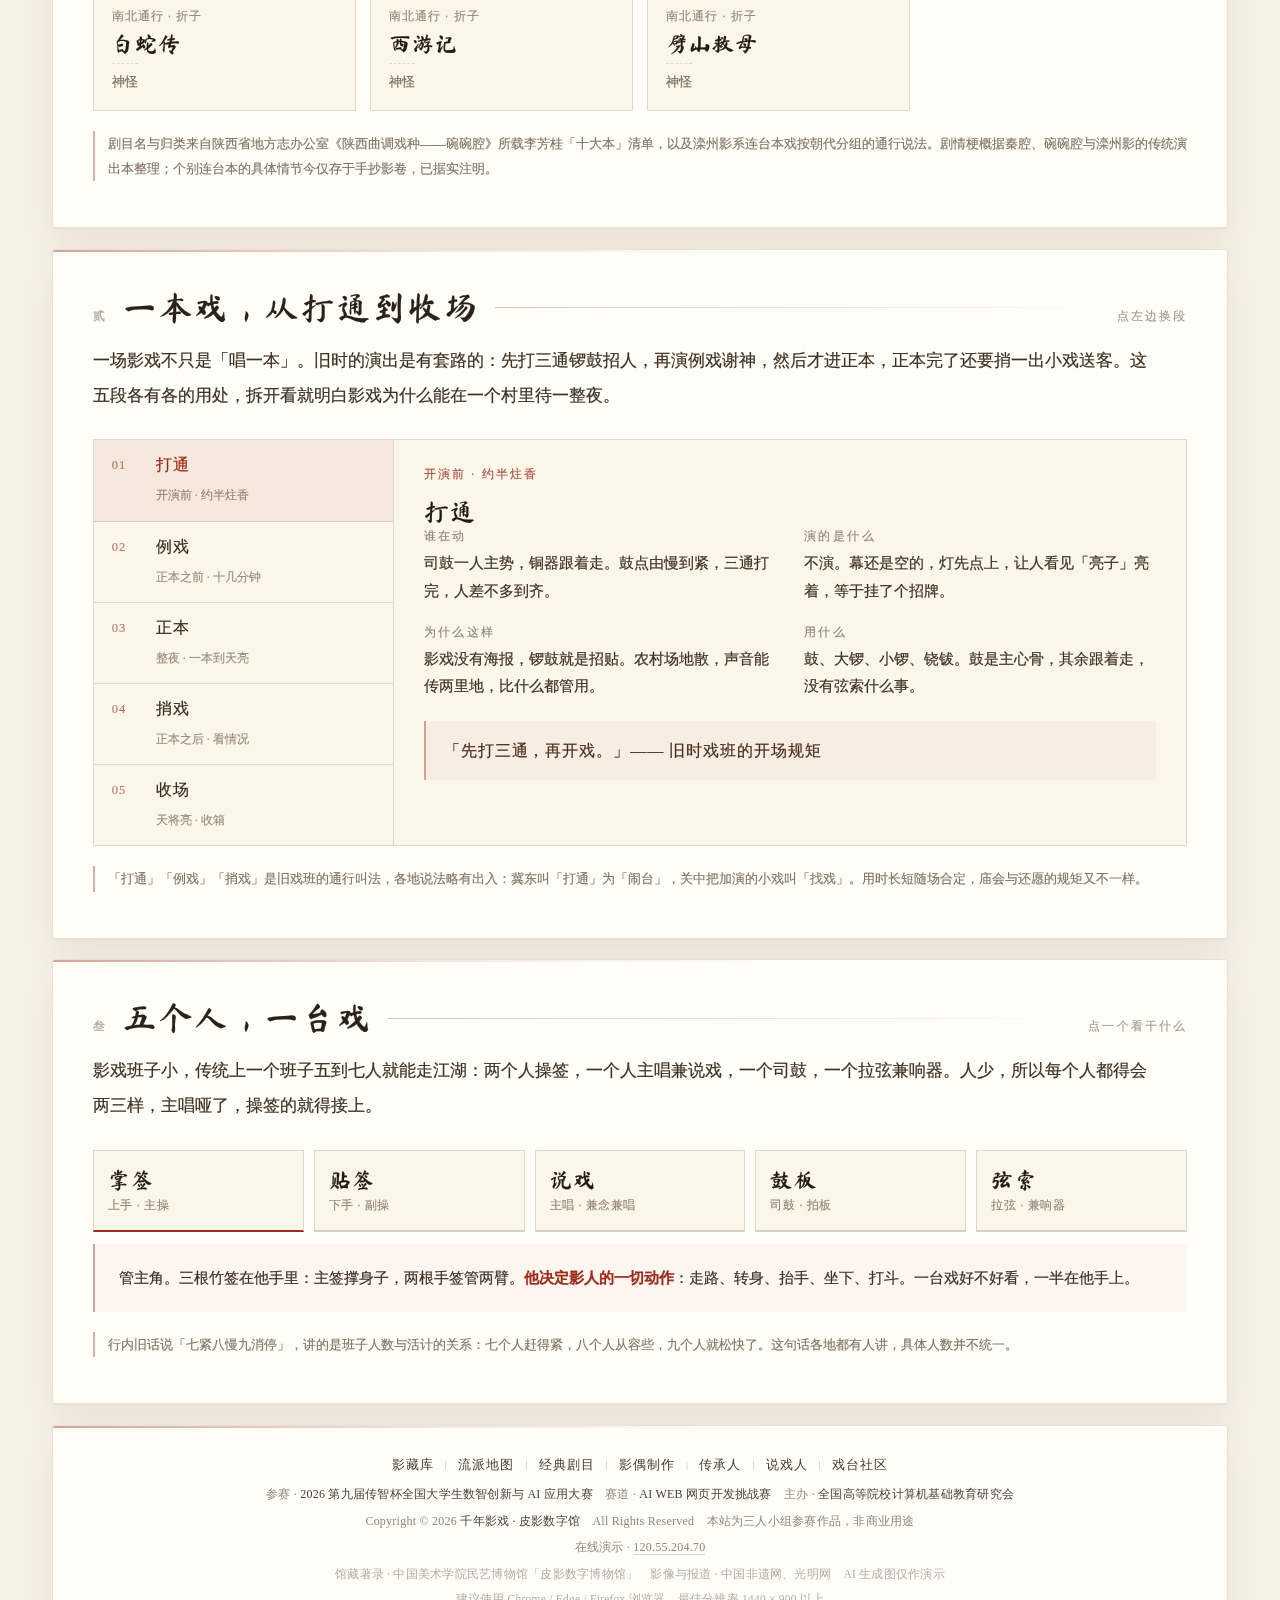
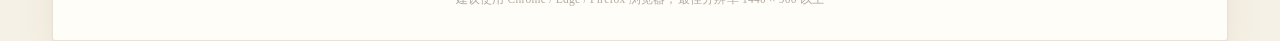
<file: repertoire.html>
<!doctype html>
<html lang="zh-CN">
<head>
<meta charset="utf-8">
<meta name="viewport" content="width=device-width, initial-scale=1">
<link rel="icon" href="favicon.ico" sizes="any">
<link rel="icon" type="image/png" sizes="32x32" href="assets/img/logo/favicon-32.png">
<link rel="apple-touch-icon" href="assets/img/logo/apple-touch-icon.png">
<title>经典剧目 · 戏库与折子 · 千年影戏</title>
<meta name="description" content="皮影演什么：李芳桂十大本、滦州影连台本戏、常见折子与神戏；一本戏怎么开场、怎么收场；五个人怎么撑起一台戏。">
<link rel="stylesheet" href="assets/css/brush.css?v=11560">
<link rel="stylesheet" href="assets/css/token.css?v=11870">
<link rel="stylesheet" href="assets/css/layout.css?v=11870">
<link rel="stylesheet" href="assets/css/site.css?v=11910">
<link rel="stylesheet" href="assets/css/topic.css?v=11940">
<link rel="stylesheet" href="assets/css/paper-bg.css?v=5">
<link rel="stylesheet" href="assets/css/readability.css?v=1">
</head>
<body class="inner" data-page="repertoire">

<header class="site-head">
  <div class="head-inner">
    <a class="brand" href="index.html">
      <span class="brand-seal"><img src="assets/img/logo/logo-128.png" alt="千年影戏" width="40" height="40"></span>
      <span class="brand-txt"><b>千年影戏</b><i>皮影数字馆</i></span>
    </a>
    <nav class="head-nav">
      <a href="index.html#page7">首页</a>
      <a href="craft.html">影偶制作</a>
      <a href="community.html">戏影社区</a>
      <a href="vault.html">影藏</a>
      <a href="profile.html">个人中心</a>
    </nav>
    <div class="head-user">
      <a class="hu" href="profile.html">
        <span class="hu-av" data-user-av>影</span>
        <span class="hu-tx" data-user-name>登录</span>
      </a>
    </div>
  </div>
</header>

<main class="page">

  <nav class="tp-crumb" aria-label="位置">
    <a href="index.html#page7">首页</a><i></i><span>经典剧目</span>
  </nav>

  <section class="tp-hero">
    <div>
      <p class="tp-kick">专题三 · 戏与折子</p>
      <h1>幕上的<em>那本戏</em></h1>
      <p class="tp-hero-lede">影戏演什么？一句话：什么都演。关中一地的文人写过整本大戏，冀东的班子能把一部书拆成十几天连台，庙会上先来一出《天官赐福》，正本完了还要捎一出笑话戏。下面这份戏库<b>按声腔与体制编目</b>，可以搜、可以筛，点开看它是整本、连台还是折子。</p>
    </div>
    <div class="tp-hero-side">
      <div class="tp-stat"><b>27</b><span>种剧目</span></div>
      <div class="tp-stat"><b>13</b><span>部李芳桂剧作</span></div>
      <div class="tp-stat"><b>5</b><span>人班</span></div>
    </div>
  </section>

  <nav class="tp-nav" id="tpNav" aria-label="本页目录">
    <ul>
      <li><a href="#s1" class="on">一 · 戏库</a></li>
      <li><a href="#s2">二 · 一本戏</a></li>
      <li><a href="#s3">三 · 五人班</a></li>
    </ul>
  </nav>

  <!-- ==================== 一 戏库 ==================== -->
  <section class="tp-sec" id="s1">
    <div class="tp-sec-h">
      <span class="tp-sec-no">壹</span>
      <h2>戏库：二十七种</h2>
      <i></i>
      <span>搜索 · 筛选 · 点开看</span>
    </div>
    <p class="tp-lede">编目分三层：<b>声腔</b>（碗碗腔、滦州影、通用折子）、<b>体制</b>（整本、连台本、折子）、<b>题材</b>（政治爱情、公案爱情、生活小戏、历史演义、神怪）。李芳桂的十三个本子全部收进来，因为它是影戏文学唯一成体系的一批。</p>

    <div class="rx-bar">
      <label class="rx-search">
        <svg viewBox="0 0 24 24" aria-hidden="true"><circle cx="11" cy="11" r="7"/><path d="M16.5 16.5 21 21"/></svg>
        <input type="search" id="rxSearch" placeholder="搜剧目、题材、折子…" aria-label="搜索剧目">
      </label>
      <div class="ax-filter" id="rxFilter" role="group" aria-label="按声腔筛选"></div>
      <p class="ax-count" id="rxCount"></p>
    </div>
    <div class="rx-grid" id="rxGrid"></div>
    <div class="rx-drawer" id="rxDrawer" hidden></div>
    <p class="tp-note">剧目名与归类来自陕西省地方志办公室《陕西曲调戏种——碗碗腔》所载李芳桂「十大本」清单，以及滦州影系连台本戏按朝代分组的通行说法。剧情梗概据秦腔、碗碗腔与滦州影的传统演出本整理；个别连台本的具体情节今仅存于手抄影卷，已据实注明。</p>
  </section>

  <!-- ==================== 二 一本戏 ==================== -->
  <section class="tp-sec" id="s2">
    <div class="tp-sec-h">
      <span class="tp-sec-no">贰</span>
      <h2>一本戏，从打通到收场</h2>
      <i></i>
      <span>点左边换段</span>
    </div>
    <p class="tp-lede">一场影戏不只是「唱一本」。旧时的演出是有套路的：先打三通锣鼓招人，再演例戏谢神，然后才进正本，正本完了还要捎一出小戏送客。这五段各有各的用处，拆开看就明白影戏为什么能在一个村里待一整夜。</p>

    <div class="rx-stage" id="rxStage"></div>
    <p class="tp-note">「打通」「例戏」「捎戏」是旧戏班的通行叫法，各地说法略有出入：冀东叫「打通」为「闹台」，关中把加演的小戏叫「找戏」。用时长短随场合定，庙会与还愿的规矩又不一样。</p>
  </section>

  <!-- ==================== 三 五人班 ==================== -->
  <section class="tp-sec" id="s3">
    <div class="tp-sec-h">
      <span class="tp-sec-no">叁</span>
      <h2>五个人，一台戏</h2>
      <i></i>
      <span>点一个看干什么</span>
    </div>
    <p class="tp-lede">影戏班子小，传统上一个班子五到七人就能走江湖：两个人操签，一个人主唱兼说戏，一个司鼓，一个拉弦兼响器。人少，所以每个人都得会两三样，主唱哑了，操签的就得接上。</p>

    <div class="rp-roles" id="rpRoles"></div>
    <div class="rp-role-detail" id="rpDetail"></div>
    <p class="tp-note">行内旧话说「七紧八慢九消停」，讲的是班子人数与活计的关系：七个人赶得紧，八个人从容些，九个人就松快了。这句话各地都有人讲，具体人数并不统一。</p>
  </section>

  <footer class="foot">
  <div class="ft-in">
    <nav class="ft-nav" aria-label="站内导航">
      <a href="vault.html">影藏库</a><i>|</i>
      <a href="atlas.html">流派地图</a><i>|</i>
      <a href="repertoire.html">经典剧目</a><i>|</i>
      <a href="craft.html">影偶制作</a><i>|</i>
      <a href="lineage.html">传承人</a><i>|</i>
      <a href="chat.html">说戏人</a><i>|</i>
      <a href="community.html">戏台社区</a>
    </nav>
    <p class="ft-row">参赛 · <b>2026 第九届传智杯全国大学生数智创新与 AI 应用大赛</b>　赛道 · <b>AI WEB 网页开发挑战赛</b>　主办 · <b>全国高等院校计算机基础教育研究会</b></p>
    <p class="ft-row">Copyright © 2026 <b>千年影戏 · 皮影数字馆</b>　All Rights Reserved　本站为三人小组参赛作品，非商业用途</p>
    <p class="ft-row">在线演示 · <a href="http://120.55.204.70">120.55.204.70</a></p>
    <p class="ft-row ft-dim">馆藏著录 · 中国美术学院民艺博物馆「皮影数字博物馆」　影像与报道 · 中国非遗网、光明网　AI 生成图仅作演示</p>
    <p class="ft-row ft-dim">建议使用 Chrome / Edge / Firefox 浏览器，最佳分辨率 1440 × 900 以上</p>
  </div>
</footer>

</main>

<script src="assets/js/site.js?v=11560"></script>
<script src="assets/data/library-data.js?v=11560"></script>
<script src="assets/js/t-repertoire.js?v=11600"></script>
</body>
</html>
</file>
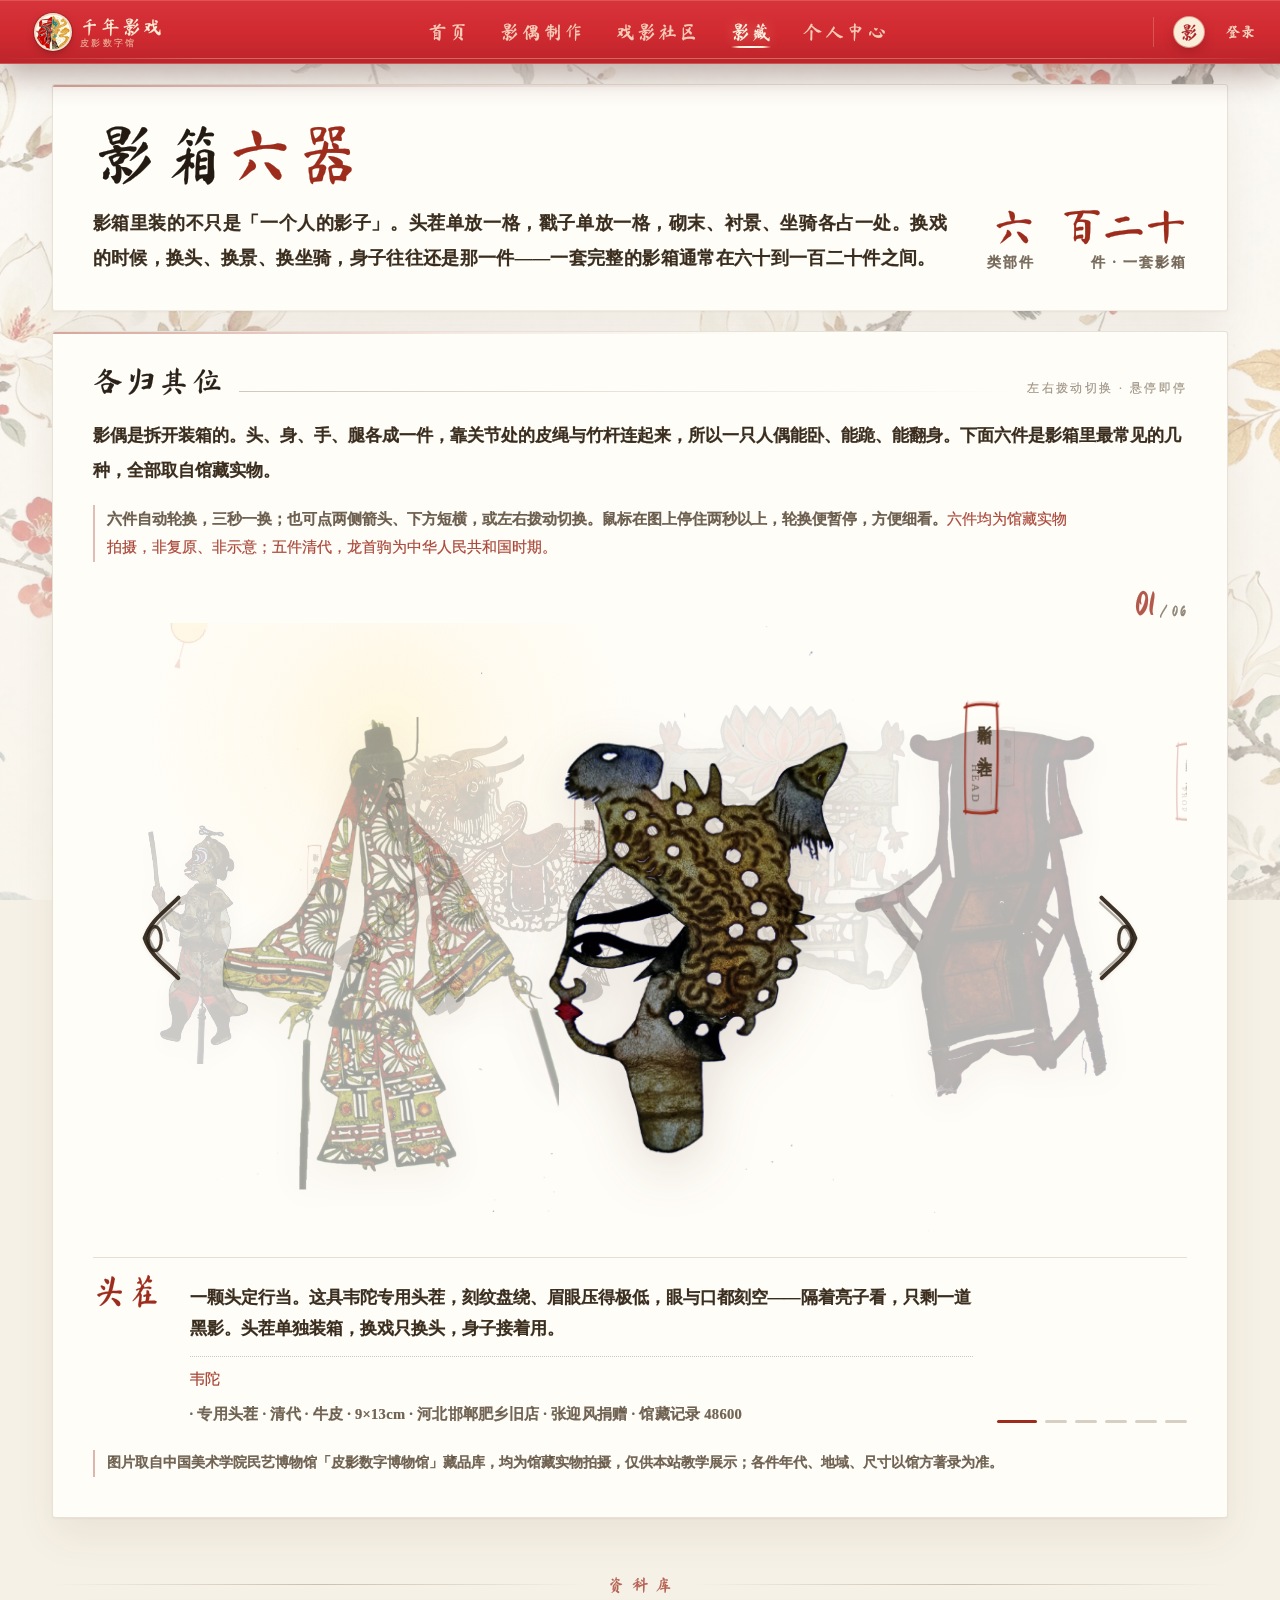
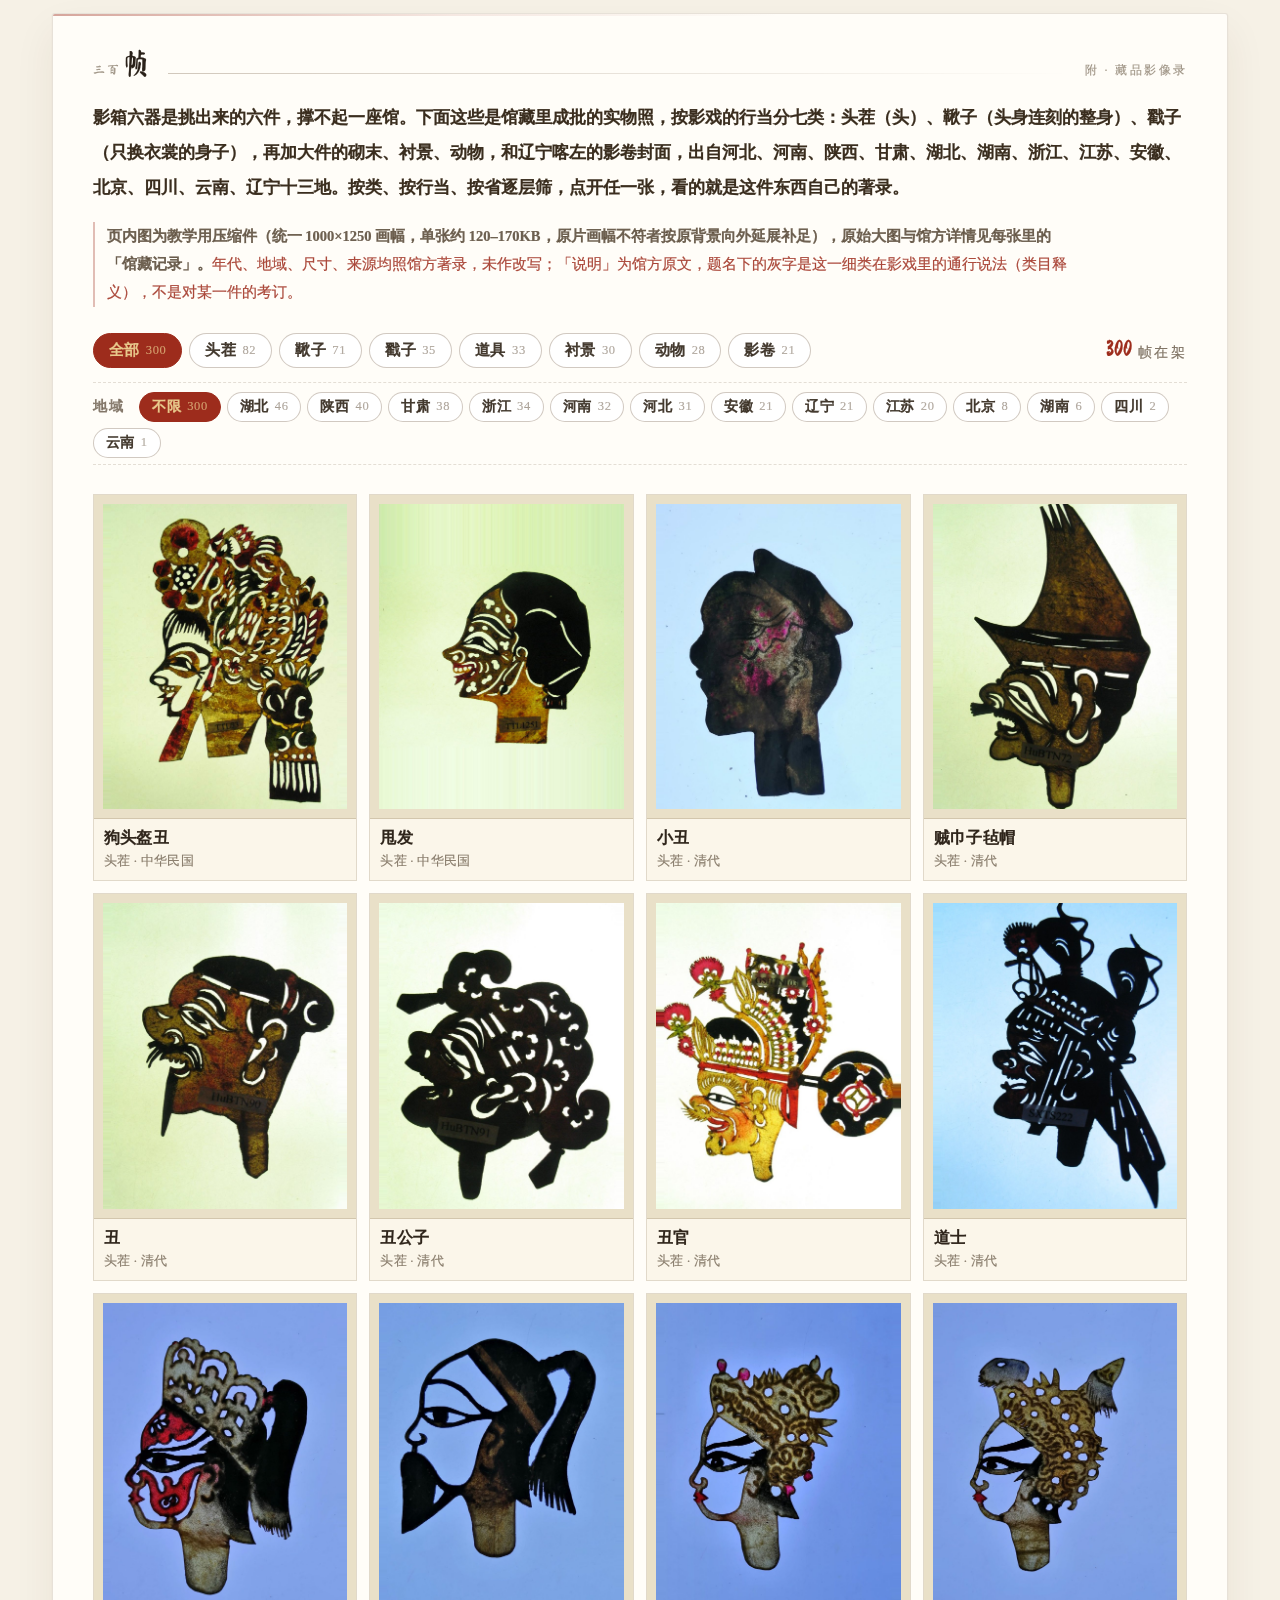
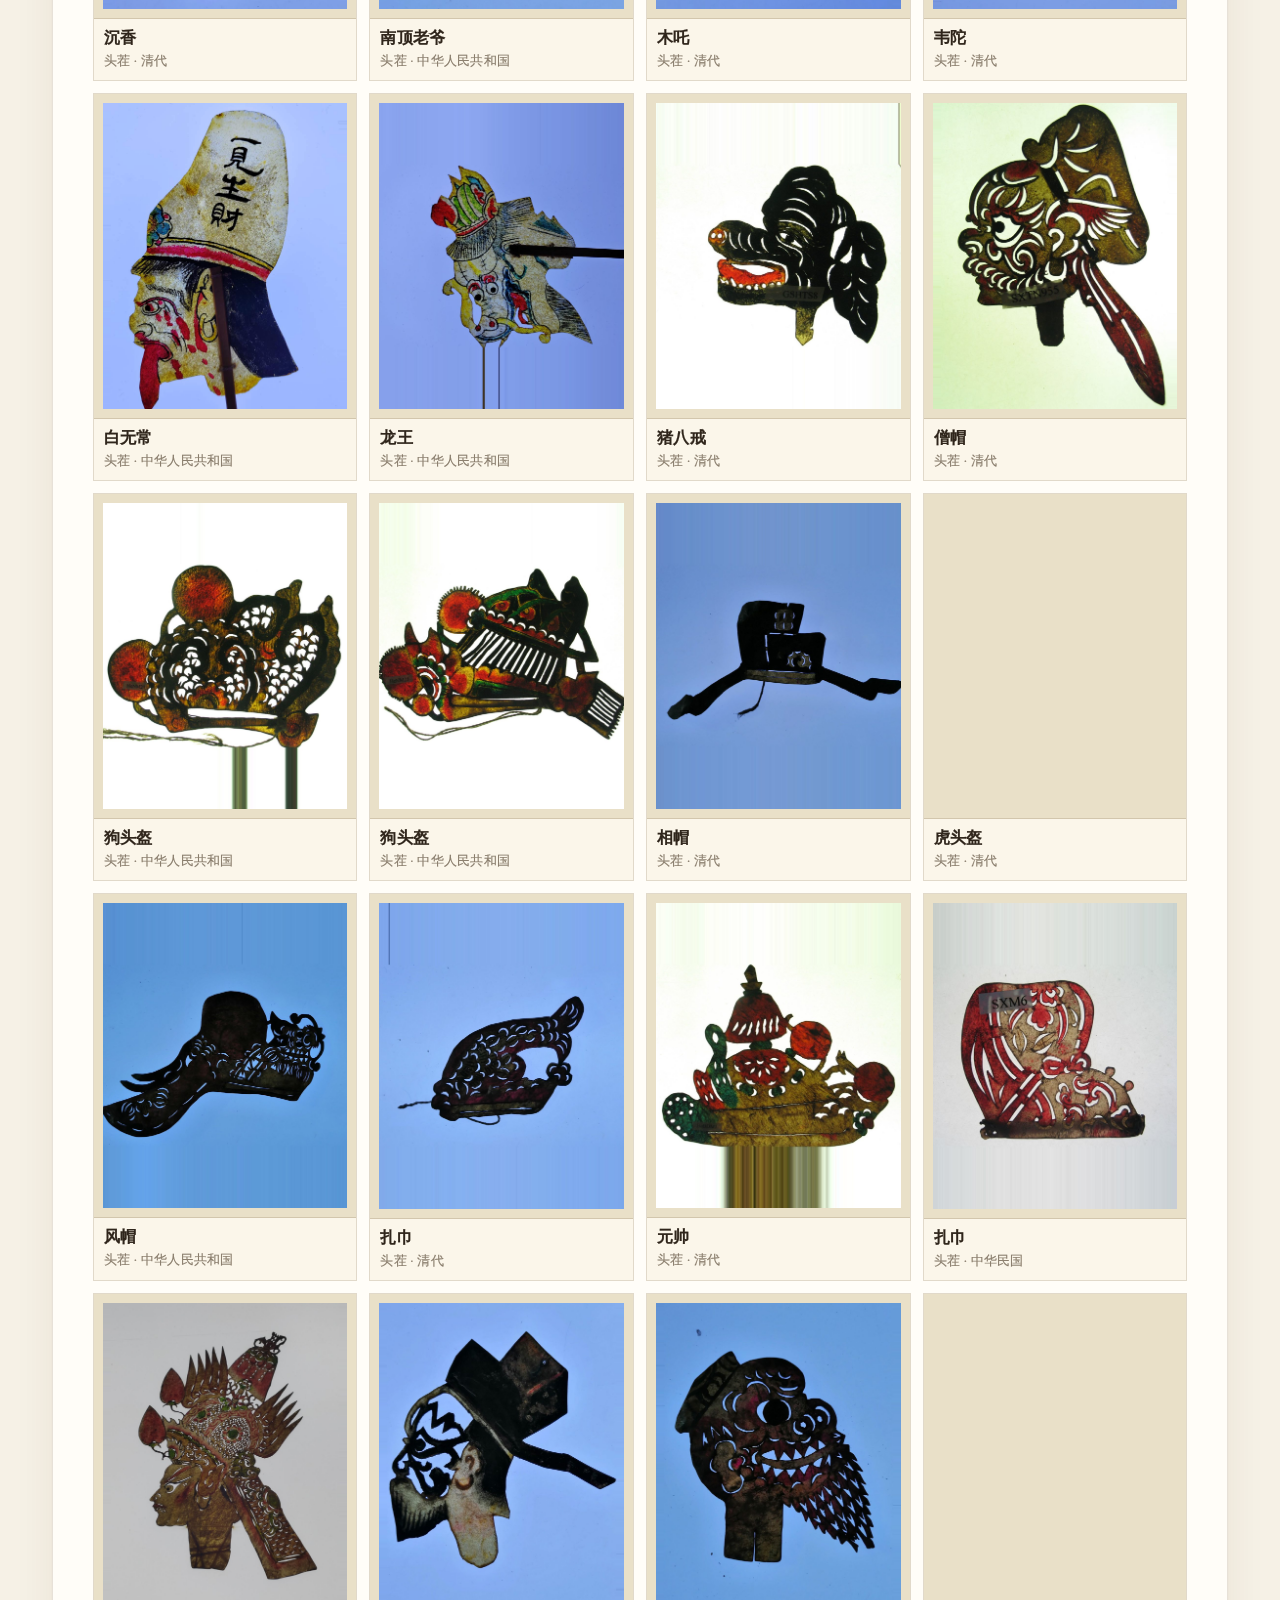
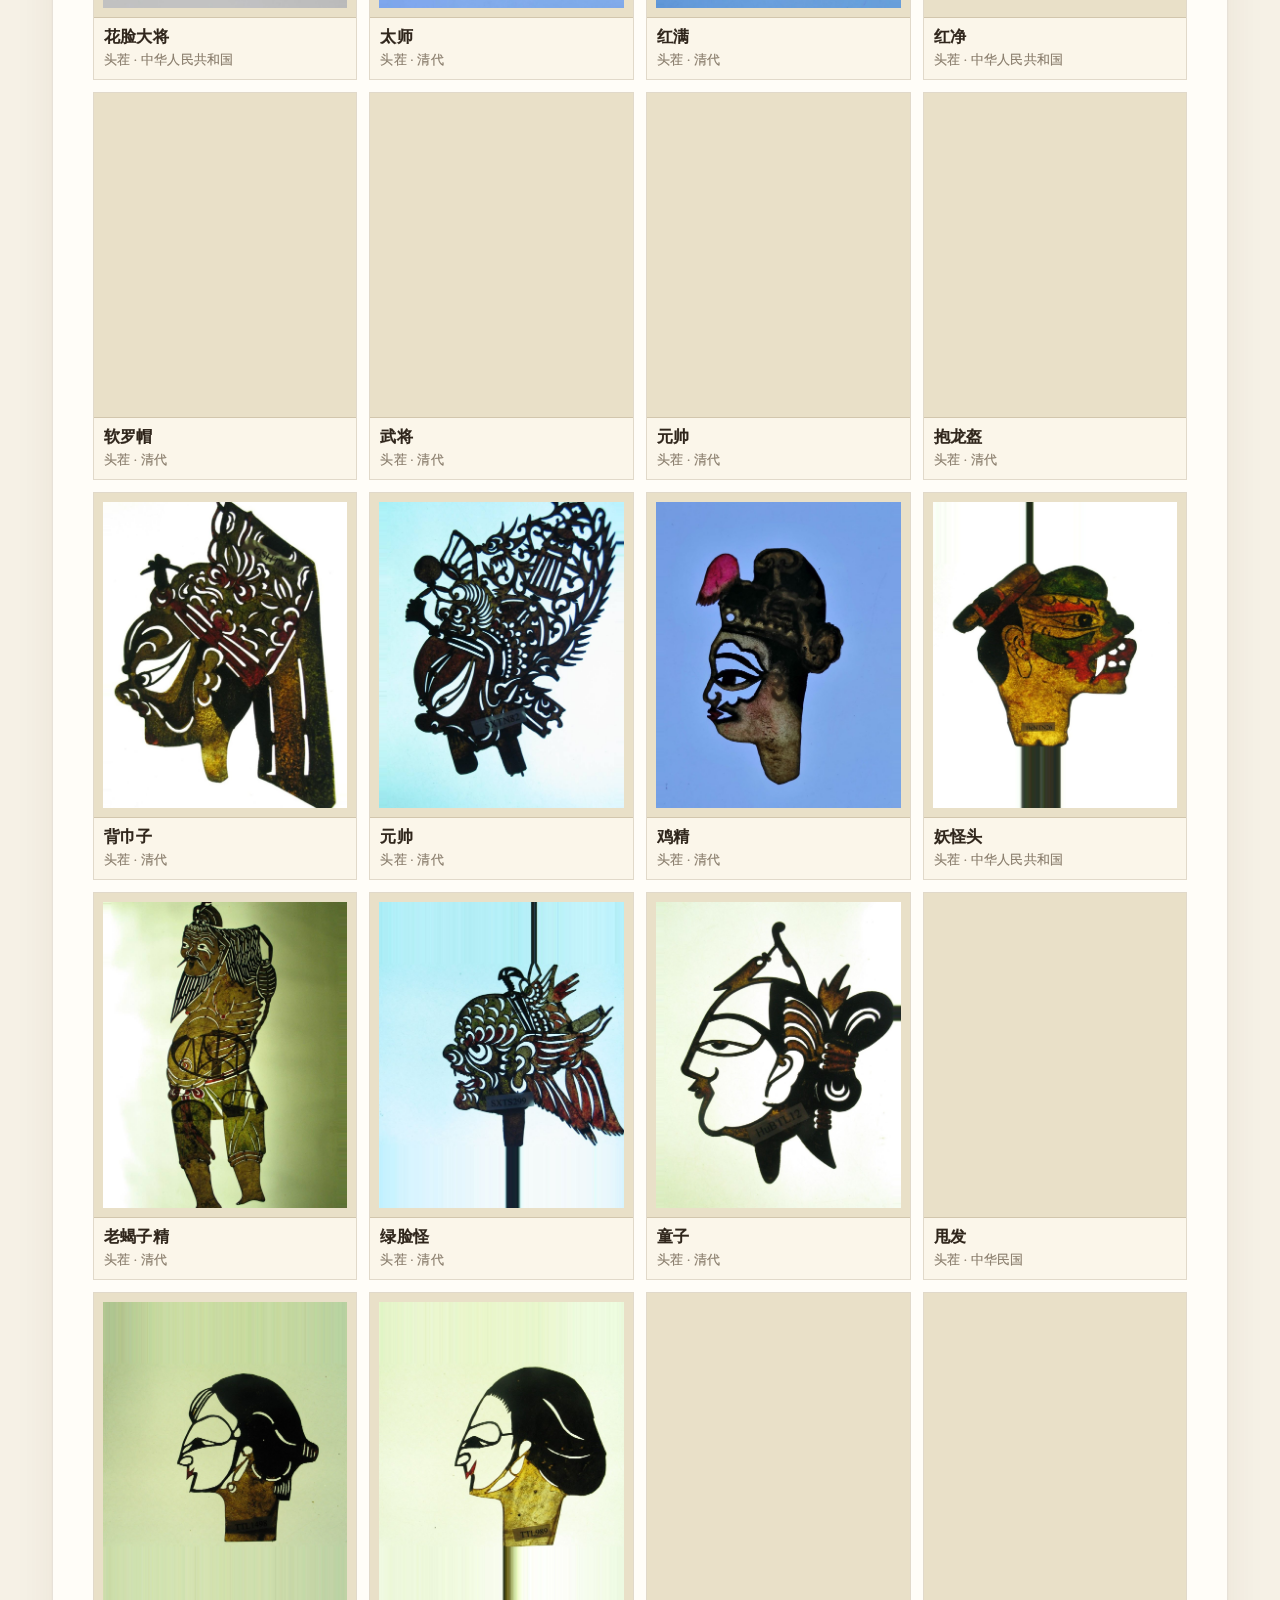
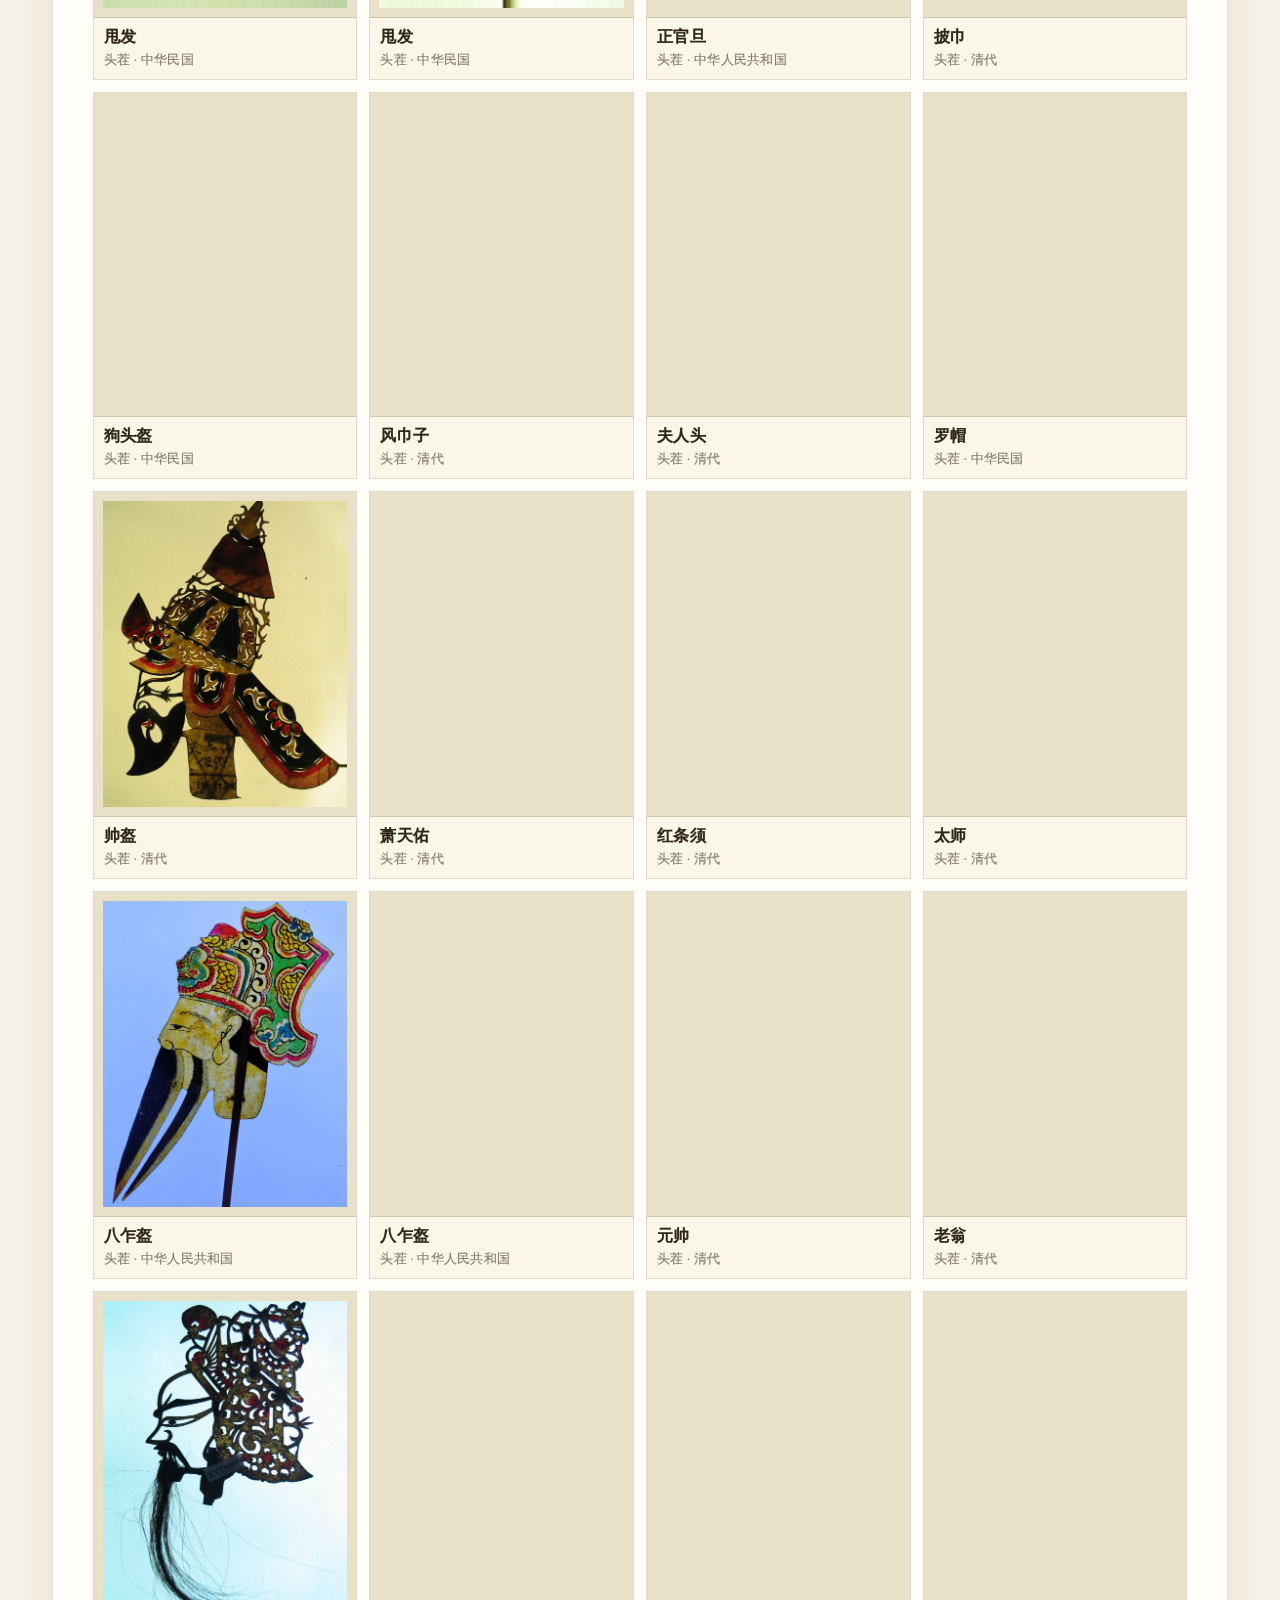
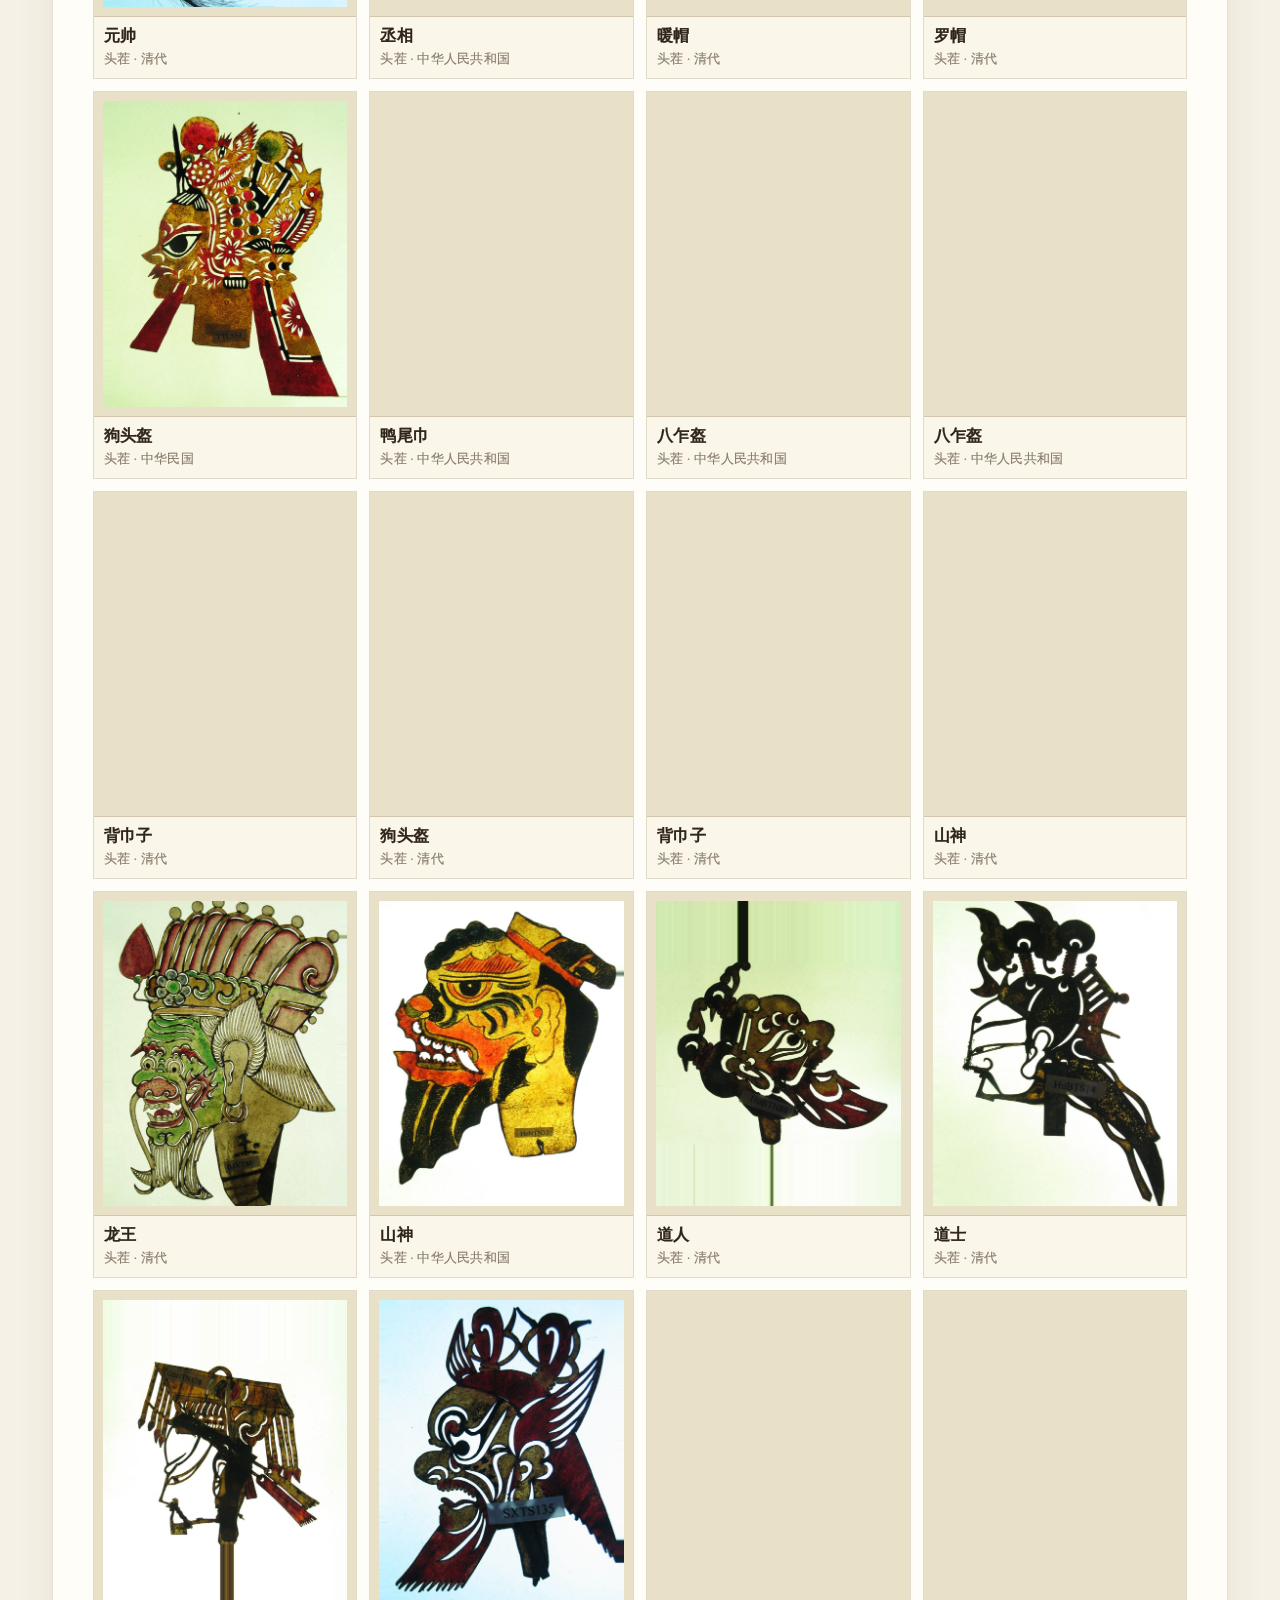
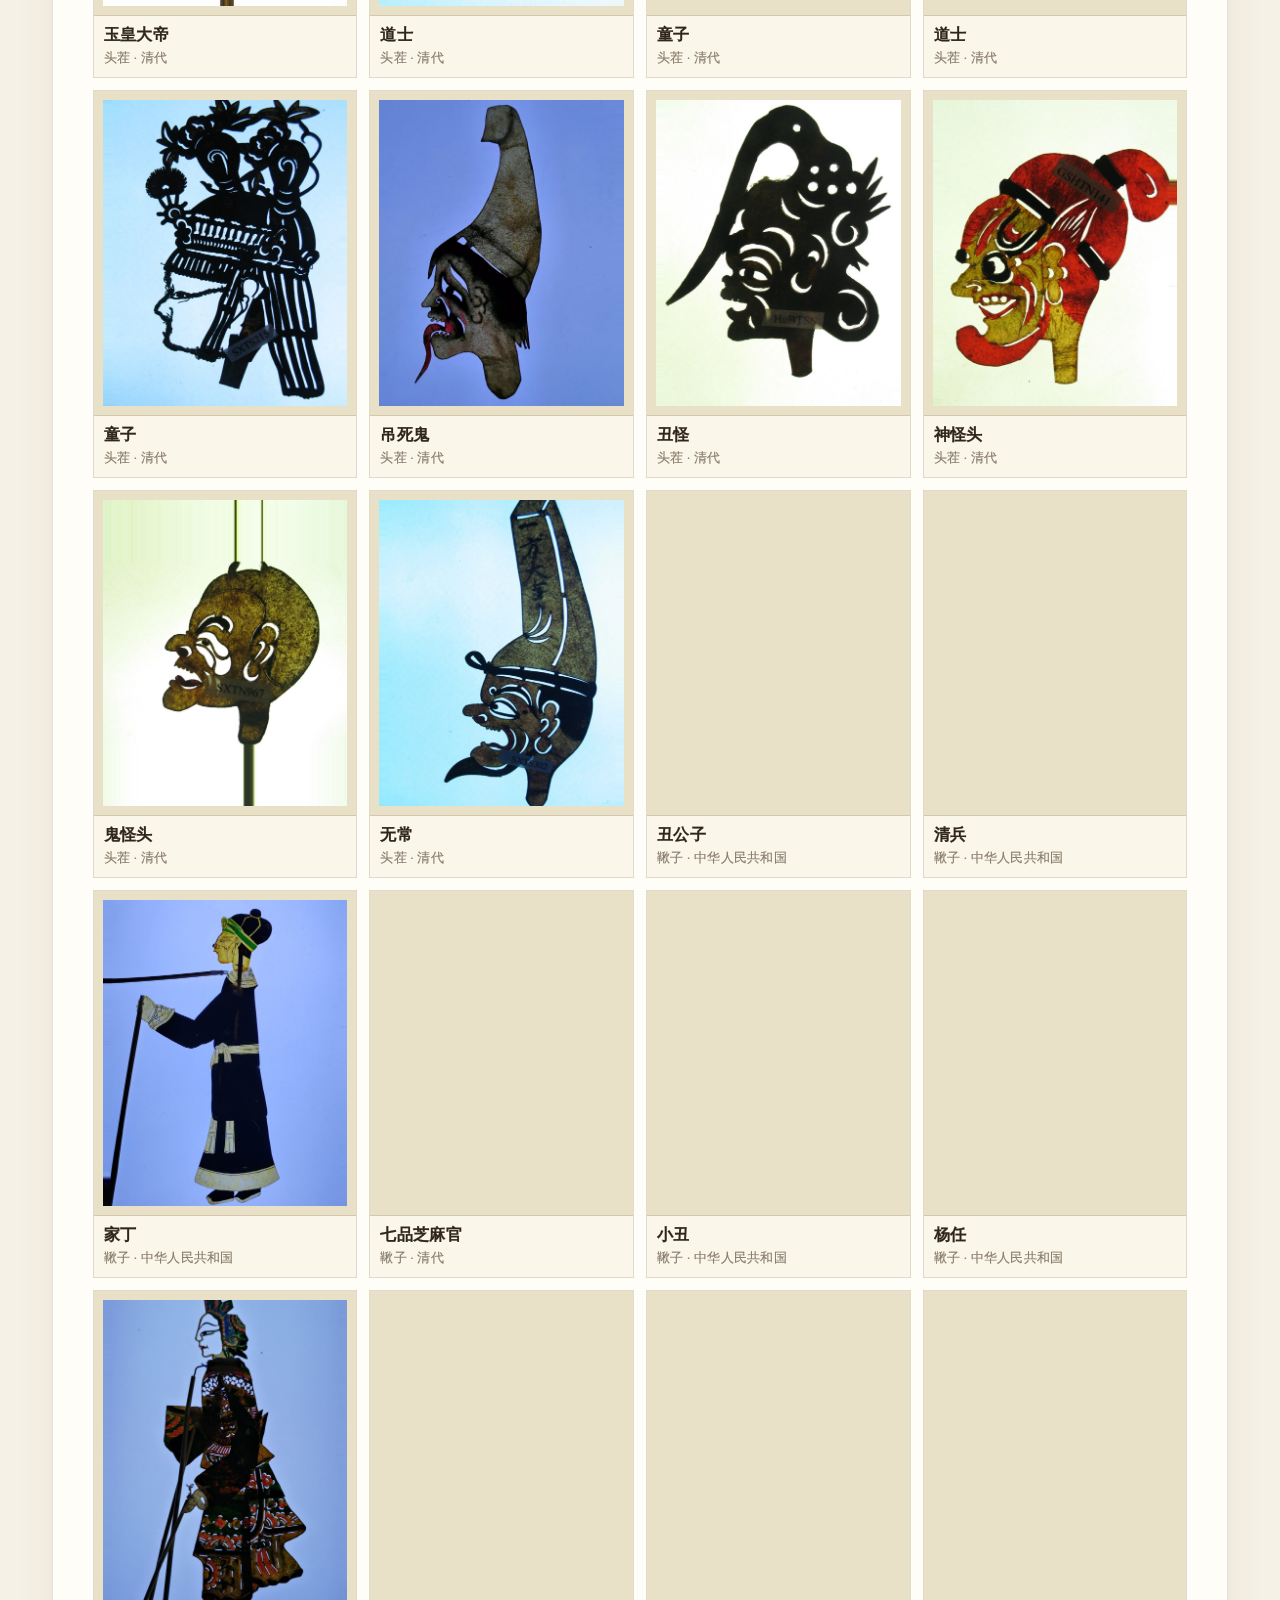
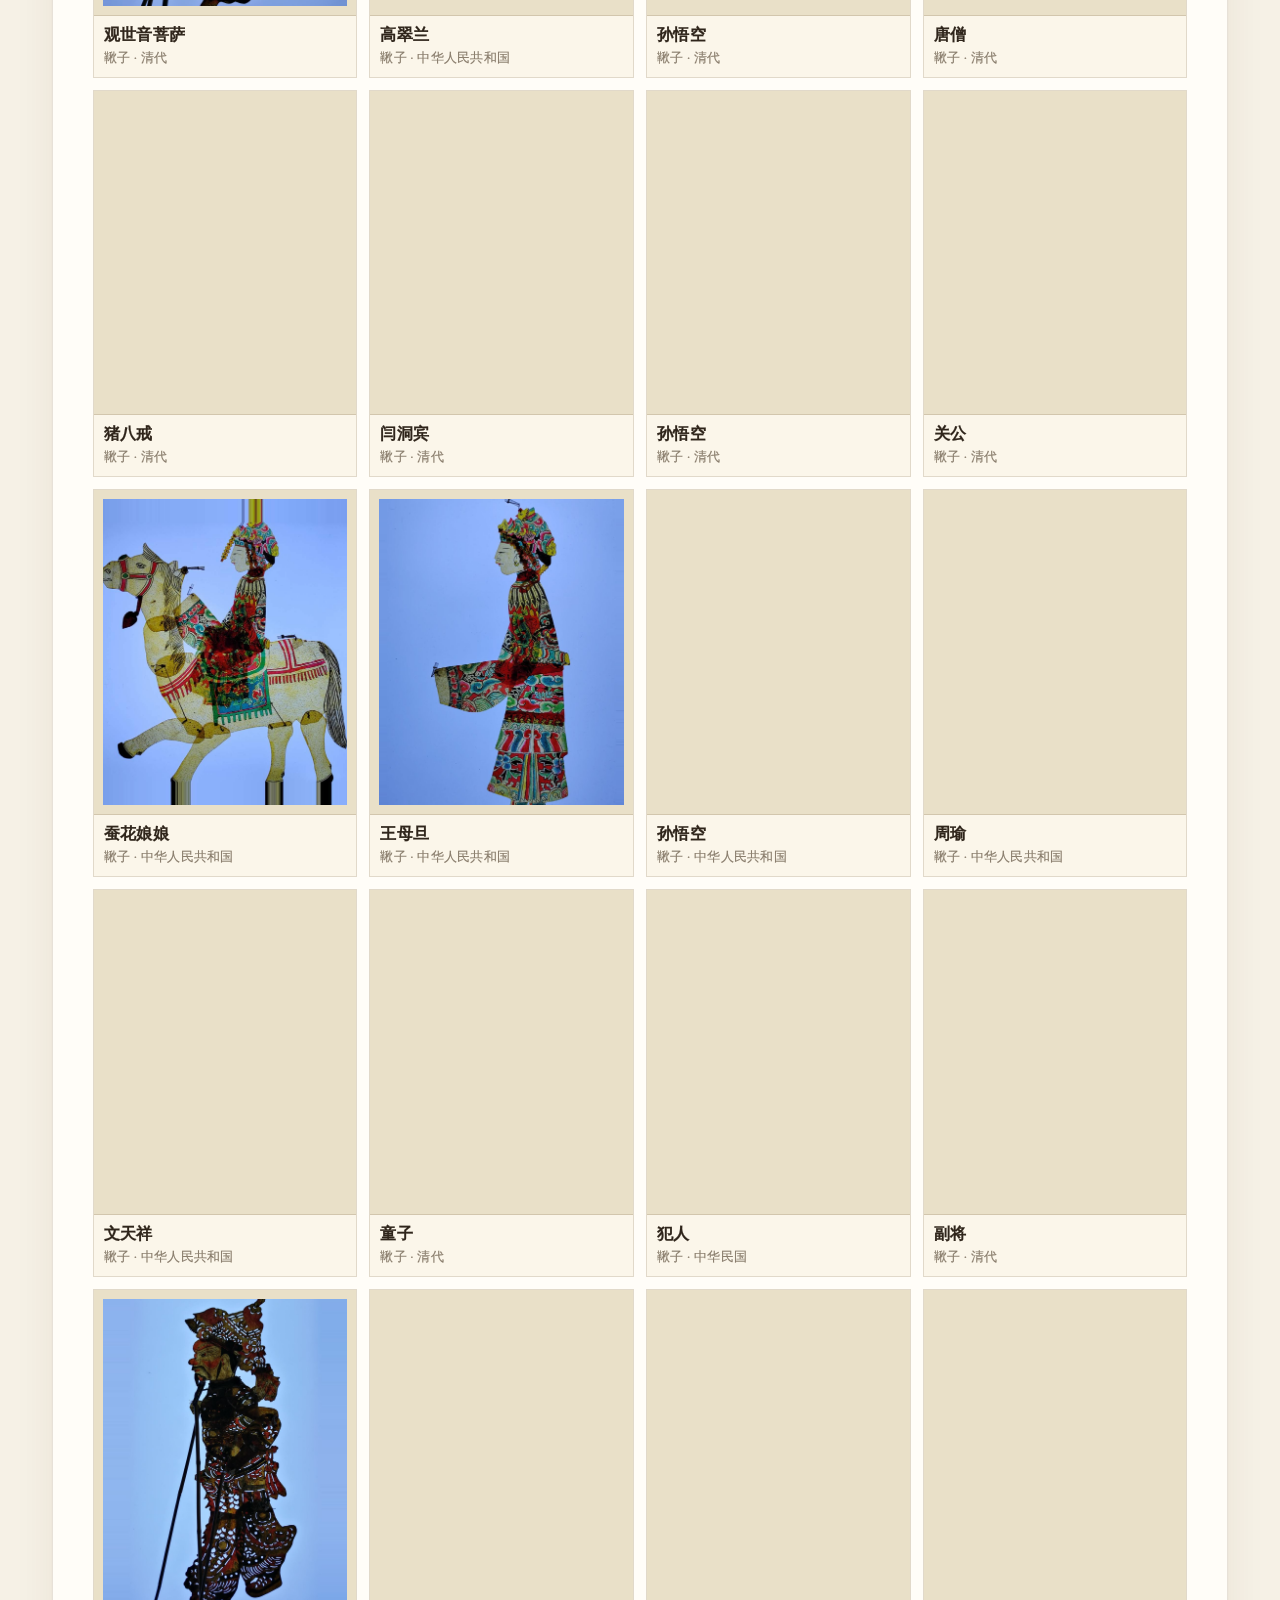
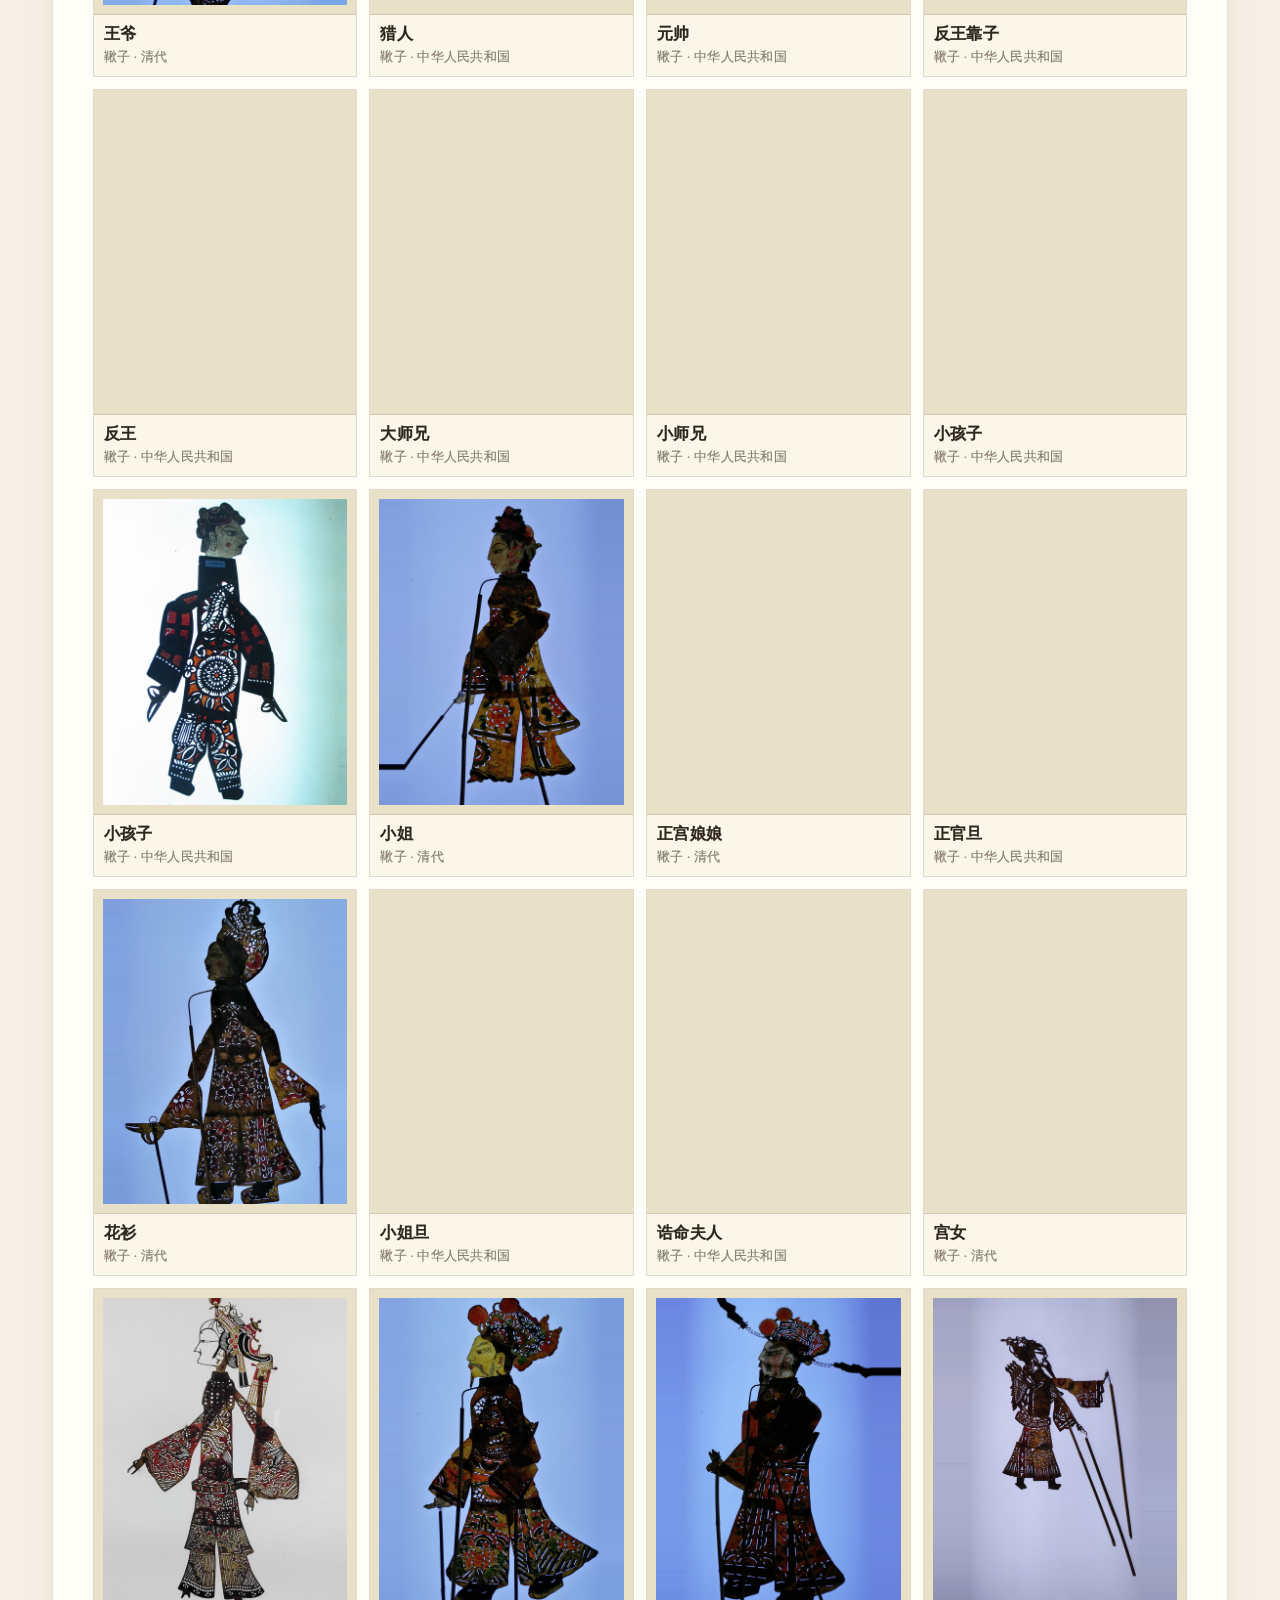
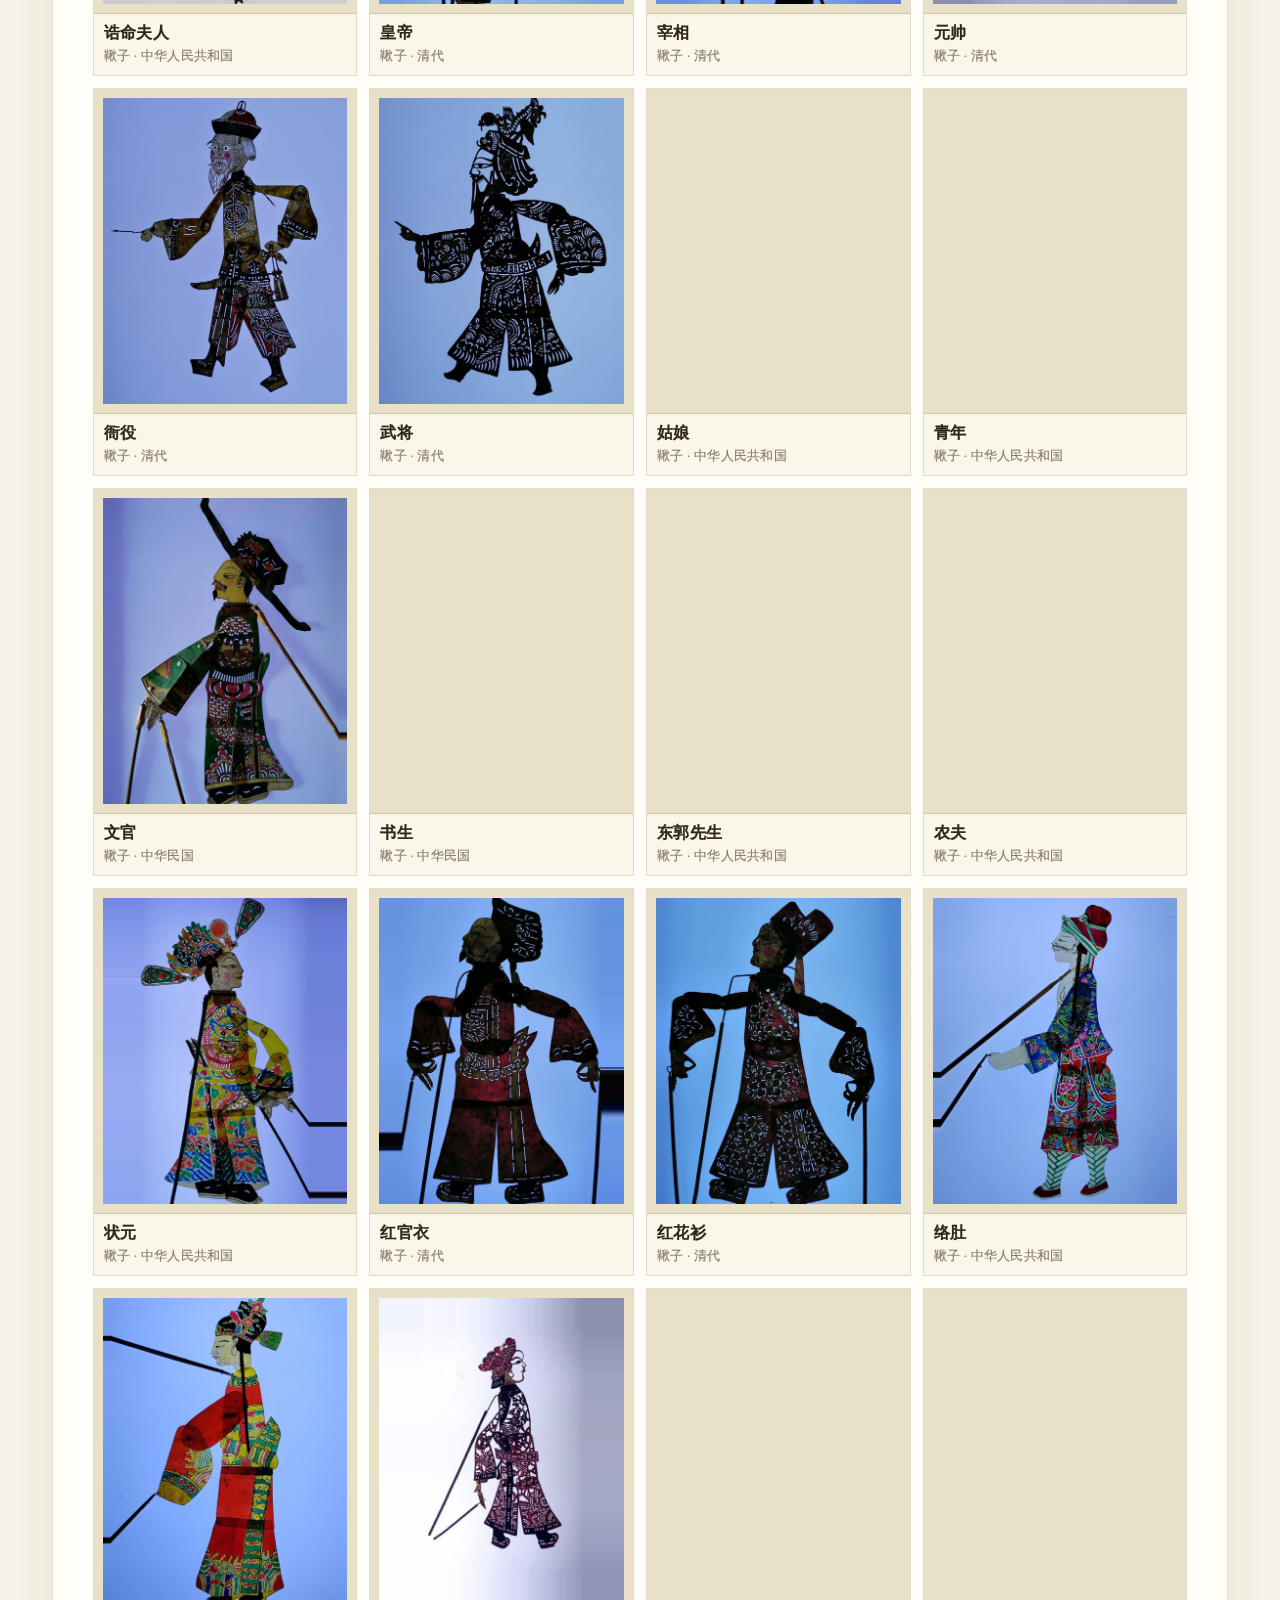
<file: vault.html>
<!doctype html>
<html lang="zh-CN">
<head>
<meta charset="utf-8">
<meta name="viewport" content="width=device-width, initial-scale=1">
<link rel="icon" href="favicon.ico" sizes="any">
<link rel="icon" type="image/png" sizes="32x32" href="assets/img/logo/favicon-32.png">
<link rel="apple-touch-icon" href="assets/img/logo/apple-touch-icon.png">
<title>影藏 · 影箱六器 · 千年影戏</title>
<meta name="description" content="影箱六器与三百帧藏品影像录：头茬、鞦子、戳子、砌末、衬景、动物，取自中国美术学院民艺博物馆皮影数字博物馆藏品库。">
<link rel="stylesheet" href="assets/css/brush.css?v=11443">
<link rel="stylesheet" href="assets/css/token.css?v=11870">
<link rel="stylesheet" href="assets/css/layout.css?v=11870">
<link rel="stylesheet" href="assets/css/site.css?v=11910">
<link rel="stylesheet" href="assets/css/vault.css?v=11880">
<link rel="stylesheet" href="assets/css/paper-bg.css?v=5">
<link rel="stylesheet" href="assets/css/readability.css?v=1">
</head>
<body class="inner" data-page="vault">

<header class="site-head">
  <div class="head-inner">
    <a class="brand" href="index.html">
      <span class="brand-seal"><img src="assets/img/logo/logo-128.png" alt="千年影戏" width="40" height="40"></span>
      <span class="brand-txt"><b>千年影戏</b><i>皮影数字馆</i></span>
    </a>
    <nav class="head-nav">
      <a href="index.html">首页</a>
      <a href="craft.html">影偶制作</a>
      <a href="community.html">戏影社区</a>
      <a href="vault.html" class="is-on">影藏</a>
      <a href="profile.html">个人中心</a>
    </nav>
    <div class="head-user">
      <a class="hu" href="profile.html">
        <span class="hu-av" data-user-av>影</span>
        <span class="hu-tx" data-user-name>登录</span>
      </a>
    </div>
  </div>
</header>

<main class="page">

  <section class="phero">
    <div>
      <h1>影箱<em>六器</em></h1>
      <p class="phero-lede">影箱里装的不只是「一个人的影子」。头茬单放一格，戳子单放一格，砌末、衬景、坐骑各占一处。换戏的时候，换头、换景、换坐骑，身子往往还是那一件——一套完整的影箱通常在六十到一百二十件之间。</p>
    </div>
    <div class="phero-stats">
      <div class="pstat"><b>六</b><span>类部件</span></div>
      <div class="pstat"><b>百二十</b><span>件 · 一套影箱</span></div>
    </div>
  </section>

  <!-- ==================== 影箱六器 ==================== -->
  <section class="psec" id="parts">
    <div class="psec-h">
      <h2>各归其位</h2>
      <i></i>
      <span>左右拨动切换 · 悬停即停</span>
    </div>

    <p class="psec-lede">影偶是拆开装箱的。头、身、手、腿各成一件，靠关节处的皮绳与竹杆连起来，所以一只人偶能卧、能跪、能翻身。下面六件是影箱里最常见的几种，全部取自馆藏实物。</p>
    <p class="psec-fine">六件自动轮换，三秒一换；也可点两侧箭头、下方短横，或左右拨动切换。鼠标在图上停住两秒以上，轮换便暂停，方便细看。<b>六件均为馆藏实物拍摄，非复原、非示意；五件清代，龙首驹为中华人民共和国时期。</b></p>

    <div class="parts-bar">
      <p class="ps-num"><b id="parts-num">01</b><span>/ 06</span></p>
    </div>

    <div class="parts-stage" id="parts-stage">
      <div class="parts-lamp" aria-hidden="true"><svg viewBox="0 0 120 190"><path d="M60 0 V33" fill="none" stroke="#8a6a45" stroke-width="1.1"/><path d="M43 33 H77" fill="none" stroke="#8a6a45" stroke-width="1.6"/><path class="lamp-glow" d="M60 42c14 0 25 12 25 27 0 17-11 29-25 29S35 86 35 69c0-15 11-27 25-27z"/><path d="M37 74a23 23 0 0 0 46 0" fill="none" stroke="#9d2c1c" stroke-width="1.3" opacity=".55"/><path d="M60 98v20" fill="none" stroke="#9d2c1c" stroke-width="1.1" opacity=".5"/><path d="M60 118l-4 15h8z" fill="#9d2c1c" opacity=".45"/></svg></div>
      <div class="parts-track" id="parts-track">
        <figure class="part k0" style="--ox: 3.8%"
          data-name="头茬"
          data-desc="一颗头定行当。这具韦陀专用头茬，刻纹盘绕、眉眼压得极低，眼与口都刻空——隔着亮子看，只剩一道黑影。头茬单独装箱，换戏只换头，身子接着用。"
          data-meta="韦陀 · 专用头茬 · 清代 · 牛皮 · 9×13cm · 河北邯郸肥乡旧店 · 张迎风捐赠 · 馆藏记录 48600">
          <img src="assets/img/parts/toucha.png" alt="皮影头茬：韦陀，清代，牛皮，河北邯郸肥乡旧店" width="675" height="900">
          <span class="part-tag" aria-hidden="true"><svg class="pt-brush" viewBox="0 0 44 130" preserveAspectRatio="none"><path class="e-t" d="M3 10.6 C 13 6.6, 30 6.2, 42 9.2"/><path class="e-r" d="M40.4 6.4 C 42.4 34, 42 76, 39.6 123"/><path class="e-b" d="M41 120.4 C 30 124, 14 123.6, 2.6 121"/><path class="e-l" d="M4.2 123.6 C 2.4 96, 2.8 40, 5.4 6"/></svg><b>影箱 · 头茬</b><i>HEAD</i></span>
        </figure>

        <figure class="part k1" style="--ox: 5.3%"
          data-name="砌末"
          data-desc="桌椅、案几、山石，一场戏的场面靠这几件拼。这把带扶手的椅子椅腿已残，关节上的绑绳还在——影箱里最先坏的就是它们，搬进搬出，磕掉一个角就露馅。"
          data-meta="椅子 · 道具·室内陈设 · 清代 · 牛皮 · 19×30cm · 河南安阳滑县小铺乡大张庄 · 滑县皮影艺术团 · 馆藏记录 48813（残）">
          <img src="assets/img/parts/qiemo.png" alt="皮影砌末：椅子，清代，牛皮，河南安阳滑县小铺乡" width="675" height="900" loading="lazy">
          <span class="part-tag" aria-hidden="true"><svg class="pt-brush" viewBox="0 0 44 130" preserveAspectRatio="none"><path class="e-t" d="M3 10.6 C 13 6.6, 30 6.2, 42 9.2"/><path class="e-r" d="M40.4 6.4 C 42.4 34, 42 76, 39.6 123"/><path class="e-b" d="M41 120.4 C 30 124, 14 123.6, 2.6 121"/><path class="e-l" d="M4.2 123.6 C 2.4 96, 2.8 40, 5.4 6"/></svg><b>影箱 · 砌末</b><i>PROP</i></span>
        </figure>

        <figure class="part k2" style="--ox: -1.1%"
          data-name="衬景"
          data-desc="摆上莲花台，就知道这场戏在仙界。台上四个力士撑着莲座，一层花瓣一层云气，边角再挂两朵未开的莲——衬景不刻细脸，只把「这是什么地方」交代清楚。"
          data-meta="莲花台 · 衬景·亭台殿阁 · 清代 · 牛皮 · 24×24cm · 河北邯郸肥乡旧店 · 张迎风捐赠 · 馆藏记录 48559">
          <img src="assets/img/parts/chenjing.png" alt="皮影衬景：莲花台，清代，牛皮，河北邯郸肥乡旧店" width="900" height="675" loading="lazy">
          <span class="part-tag" aria-hidden="true"><svg class="pt-brush" viewBox="0 0 44 130" preserveAspectRatio="none"><path class="e-t" d="M3 10.6 C 13 6.6, 30 6.2, 42 9.2"/><path class="e-r" d="M40.4 6.4 C 42.4 34, 42 76, 39.6 123"/><path class="e-b" d="M41 120.4 C 30 124, 14 123.6, 2.6 121"/><path class="e-l" d="M4.2 123.6 C 2.4 96, 2.8 40, 5.4 6"/></svg><b>影箱 · 衬景</b><i>SCENE</i></span>
        </figure>

        <figure class="part k3" style="--ox: 1.6%"
          data-name="坐骑"
          data-desc="只在武戏和神怪戏里出场。龙首、马身，通体鳞甲，鬃毛一根根刻出，鞍鞯压在背上。件数最少，雕工反而最放得开——怎么密怎么刻。"
          data-meta="龙首驹 · 动物·神兽 · 中华人民共和国时期 · 牛皮 · 河北唐山 · 馆藏记录 48970（馆方未记尺寸）">
          <img src="assets/img/parts/zuoqi.png" alt="皮影坐骑：龙首驹，中华人民共和国时期，牛皮，河北唐山" width="900" height="675" loading="lazy">
          <span class="part-tag" aria-hidden="true"><svg class="pt-brush" viewBox="0 0 44 130" preserveAspectRatio="none"><path class="e-t" d="M3 10.6 C 13 6.6, 30 6.2, 42 9.2"/><path class="e-r" d="M40.4 6.4 C 42.4 34, 42 76, 39.6 123"/><path class="e-b" d="M41 120.4 C 30 124, 14 123.6, 2.6 121"/><path class="e-l" d="M4.2 123.6 C 2.4 96, 2.8 40, 5.4 6"/></svg><b>影箱 · 坐骑</b><i>STEED</i></span>
        </figure>

        <figure class="part k4" style="--ox: 4.1%"
          data-name="连头身段"
          data-desc="不拆的一整件，头与身连在同一块皮上。这具悟空执棒而立，红裤、虎皮裙，脚下接一根签子直通上身——演的时候，人就捏这根签子。"
          data-meta="孙悟空 · 鞦子·专用鞦子 · 清代 · 牛皮 · 17×41cm · 河北邯郸肥乡旧店 · 张迎风捐赠 · 馆藏记录 48546">
          <img src="assets/img/parts/liantou.png" alt="皮影连头身段：孙悟空整身，清代，牛皮，河北邯郸肥乡旧店" width="675" height="900" loading="lazy">
          <span class="part-tag" aria-hidden="true"><svg class="pt-brush" viewBox="0 0 44 130" preserveAspectRatio="none"><path class="e-t" d="M3 10.6 C 13 6.6, 30 6.2, 42 9.2"/><path class="e-r" d="M40.4 6.4 C 42.4 34, 42 76, 39.6 123"/><path class="e-b" d="M41 120.4 C 30 124, 14 123.6, 2.6 121"/><path class="e-l" d="M4.2 123.6 C 2.4 96, 2.8 40, 5.4 6"/></svg><b>影箱 · 身段</b><i>FIGURE</i></span>
        </figure>

        <figure class="part k5" style="--ox: -1.9%"
          data-name="戳子"
          data-desc="身子。一件团花衫上要刻满团花，刀口留筋，透光才不糊。戏班看手艺，先看戳子的线密不密、留筋匀不匀——这件的花心还留着刀路。"
          data-meta="团花衫 · 戳子·老旦花衫 · 清代 · 牛皮 · 24.8cm · 甘肃天水 · 赵树同教授捐赠 · 馆藏记录 6499">
          <img src="assets/img/parts/chuozi.png" alt="皮影戳子：团花衫，清代，牛皮，甘肃天水" width="675" height="900" loading="lazy">
          <span class="part-tag" aria-hidden="true"><svg class="pt-brush" viewBox="0 0 44 130" preserveAspectRatio="none"><path class="e-t" d="M3 10.6 C 13 6.6, 30 6.2, 42 9.2"/><path class="e-r" d="M40.4 6.4 C 42.4 34, 42 76, 39.6 123"/><path class="e-b" d="M41 120.4 C 30 124, 14 123.6, 2.6 121"/><path class="e-l" d="M4.2 123.6 C 2.4 96, 2.8 40, 5.4 6"/></svg><b>影箱 · 戳子</b><i>BODY</i></span>
        </figure>
      </div>

      <button class="parts-arrow pa-prev" id="parts-prev" type="button" aria-label="上一件">
        <svg viewBox="0 0 22 40" aria-hidden="true"><path class="ar-main" d="M18.3 3.2C12.5 9.1 6.8 12.5 4.2 20.1c2.6 7.5 8.2 10.7 14 16.6"/><path class="ar-loop" d="M8.5 15.2c-3.7.5-4 9.4-.1 10.1 3.5.4 3.7-9.6.1-10.1"/><path class="ar-echo" d="M18.9 5.2C13.3 10.8 8.4 13.6 6 20.2c2.5 6.6 7.3 9.6 12.7 14.9"/></svg>
      </button>
      <button class="parts-arrow pa-next" id="parts-next" type="button" aria-label="下一件">
        <svg viewBox="0 0 22 40" aria-hidden="true"><path class="ar-main" d="M18.3 3.2C12.5 9.1 6.8 12.5 4.2 20.1c2.6 7.5 8.2 10.7 14 16.6"/><path class="ar-loop" d="M8.5 15.2c-3.7.5-4 9.4-.1 10.1 3.5.4 3.7-9.6.1-10.1"/><path class="ar-echo" d="M18.9 5.2C13.3 10.8 8.4 13.6 6 20.2c2.5 6.6 7.3 9.6 12.7 14.9"/></svg>
      </button>
      </div>

    <div class="parts-foot">
      <div class="pf-cap">
        <h3 class="pf-name" id="parts-name">头茬</h3>
        <div class="pf-body">
          <p class="pf-desc" id="parts-desc">一颗头定行当。这具韦陀专用头茬，刻纹盘绕、眉眼压得极低，眼与口都刻空——隔着亮子看，只剩一道黑影。头茬单独装箱，换戏只换头，身子接着用。</p>
          <p class="pf-meta" id="parts-meta"><b>韦陀</b> · 专用头茬 · 清代 · 牛皮 · 9×13cm · 河北邯郸肥乡旧店 · 张迎风捐赠 · 馆藏记录 48600</p>
        </div>
      </div>
      <div class="parts-dots" id="parts-dots"></div>
    </div>

    <p class="parts-src">图片取自中国美术学院民艺博物馆「皮影数字博物馆」藏品库，均为馆藏实物拍摄，仅供本站教学展示；各件年代、地域、尺寸以馆方著录为准。</p>
  </section>

  <!-- ==================== 分节标 ==================== -->
  <div class="sec-div" aria-hidden="true"><span class="sd-lab">资料库</span></div>

  <!-- ==================== 藏品影像录 ==================== -->
  <section class="psec" id="lib">
    <div class="psec-h">
      <h2><span id="lib-total-cn">三百</span>帧</h2>
      <i></i>
      <span>附 · 藏品影像录</span>
    </div>

    <p class="psec-lede">影箱六器是挑出来的六件，撑不起一座馆。下面这些是馆藏里成批的实物照，按影戏的行当分七类：头茬（头）、鞦子（头身连刻的整身）、戳子（只换衣裳的身子），再加大件的砌末、衬景、动物，和辽宁喀左的影卷封面，出自河北、河南、陕西、甘肃、湖北、湖南、浙江、江苏、安徽、北京、四川、云南、辽宁十三地。按类、按行当、按省逐层筛，点开任一张，看的就是这件东西自己的著录。</p>
    <p class="psec-fine">页内图为教学用压缩件（统一 1000×1250 画幅，单张约 120–170KB，原片画幅不符者按原背景向外延展补足），原始大图与馆方详情见每张里的「馆藏记录」。<b>年代、地域、尺寸、来源均照馆方著录，未作改写；「说明」为馆方原文，题名下的灰字是这一细类在影戏里的通行说法（类目释义），不是对某一件的考订。</b></p>

    <div class="lib-bar">
      <div class="lib-cats" id="lib-cats" role="group" aria-label="按类别筛选"></div>
      <p class="lib-count"><b id="lib-num">300</b><span>帧在架</span></p>
    </div>

    <div class="lib-prov" id="lib-prov"></div>
    <div class="lib-sub" id="lib-sub" hidden></div>
    <div class="lib-grid" id="lib-grid" aria-live="polite"></div>

    <p class="lib-src">图像与著录：中国美术学院民艺博物馆「皮影数字博物馆」藏品库（shadow.caa.edu.cn）；影卷为辽宁喀左手抄演出本，封面与扫描件由该馆数字化。本页仅作教学展示，版权归原馆及捐赠者所有。</p>
  </section>

</main>

<footer class="foot">
  <div class="ft-in">
    <nav class="ft-nav" aria-label="站内导航">
      <a href="vault.html">影藏库</a><i>|</i>
      <a href="atlas.html">流派地图</a><i>|</i>
      <a href="repertoire.html">经典剧目</a><i>|</i>
      <a href="craft.html">影偶制作</a><i>|</i>
      <a href="lineage.html">传承人</a><i>|</i>
      <a href="chat.html">说戏人</a><i>|</i>
      <a href="community.html">戏台社区</a>
    </nav>
    <p class="ft-row">参赛 · <b>2026 第九届传智杯全国大学生数智创新与 AI 应用大赛</b>　赛道 · <b>AI WEB 网页开发挑战赛</b>　主办 · <b>全国高等院校计算机基础教育研究会</b></p>
    <p class="ft-row">Copyright © 2026 <b>千年影戏 · 皮影数字馆</b>　All Rights Reserved　本站为三人小组参赛作品，非商业用途</p>
    <p class="ft-row">在线演示 · <a href="http://120.55.204.70">120.55.204.70</a></p>
    <p class="ft-row ft-dim">馆藏著录 · 中国美术学院民艺博物馆「皮影数字博物馆」　影像与报道 · 中国非遗网、光明网　AI 生成图仅作演示</p>
    <p class="ft-row ft-dim">建议使用 Chrome / Edge / Firefox 浏览器，最佳分辨率 1440 × 900 以上</p>
  </div>
</footer>

<!-- ==================== 著录弹层 ==================== -->
<div class="lb" id="lb" hidden>
  <div class="lb-veil" data-close></div>
  <div class="lb-panel" id="lb-panel" role="dialog" aria-modal="true" aria-labelledby="lb-name" tabindex="-1">
    <button class="lb-x" id="lb-x" type="button" aria-label="关闭">
      <svg viewBox="0 0 16 16" aria-hidden="true"><path d="M3.5 3.5 L12.5 12.5 M12.5 3.5 L3.5 12.5"/></svg>
    </button>
    <div class="lb-pic" id="lb-pic">
      <span class="lb-tag" id="lb-tag"></span>
      <img id="lb-img" alt="">
    </div>
    <div class="lb-info" id="lb-info">
      <p class="lb-kick" id="lb-kick"></p>
      <h3 class="lb-name" id="lb-name"></h3>
      <p class="lb-note" id="lb-note"></p>
      <p class="lb-desc" id="lb-desc"></p>
      <dl class="lb-meta" id="lb-meta"></dl>
      <div class="lb-links" id="lb-links"></div>
      <div class="lb-nav">
        <button type="button" id="lb-prev">← 上一帧</button>
        <span class="lb-idx" id="lb-idx"></span>
        <button type="button" id="lb-next">下一帧 →</button>
      </div>
    </div>
  </div>
</div>

<script src="assets/js/site.js?v=11443"></script>
<script src="assets/js/vault-parts.js?v=11443"></script>
<script src="assets/data/library-data.js?v=11443"></script>
<script src="assets/js/vault-lib.js?v=11443"></script>
</body>
</html>
</file>
<file: assets/css/font.css>
/* ==========================================================
   分类名的书法字：华文新魏，只劈了「头茬砌末衬景坐骑身段戳子」十二个字，
   子集 6.6KB。直接内联成 data URI——省一次请求，也不会出现
   "字体还没到、先显示宋体"的那一下闪烁。

   要加字：改 assets/fonts/ 下的 ttf 重新子集，再把这里的 base64 换掉。
   ========================================================== */
@font-face {
  font-family: "Yingxi Name";
  src: url([data-uri]) format("truetype");
  font-weight: normal;
  font-style: normal;
  font-display: block;
}
</file>
<file: assets/css/brush.css>
/* 马善政毛笔楷书 · 本地子集（OFL 授权）只含站点用字 */
@font-face{font-family:'MSZ';font-style:normal;font-weight:400;font-display:swap;src:url('../fonts/msz-00.woff2') format('woff2');unicode-range:U+9c82-9c83, U+9c85-9c8c, U+9c8e-9c92, U+9c94-9c9b, U+9c9e-9ca3, U+9ca5-9ca7, U+9ca9, U+9cab, U+9cad-9cae, U+9cb1-9cb7, U+9cb9-9cbd, U+9cbf-9cc0, U+9cc3, U+9cc5-9cc7, U+9cc9-9cd1, U+9cd3-9cda, U+9cdc-9cdd, U+9cdf, U+9ce1-9ce3, U+9ce5, U+9ce9, U+9cee-9cef, U+9cf3-9cf4, U+9cf6, U+9cfc-9cfd, U+9d02, U+9d08-9d09, U+9d12, U+9d1b, U+9d1e, U+9d26, U+9d28, U+9d37, U+9d3b, U+9d3f, U+9d51, U+9d59, U+9d5c-9d5d, U+9d5f-9d61, U+9d6c, U+9d70, U+9d72, U+9d7a, U+9d7e, U+9d84, U+9d89, U+9d8f, U+9d92, U+9daf, U+9db4, U+9db8, U+9dbc, U+9dc4, U+9dc7, U+9dc9, U+9dd7, U+9ddf, U+9df2, U+9df9-9dfa, U+9e0a, U+9e11, U+9e1a, U+9e1e, U+9e20, U+9e22, U+9e28-9e2c, U+9e2e-9e2f;}
@font-face{font-family:'MSZ';font-style:normal;font-weight:400;font-display:swap;src:url('../fonts/msz-01.woff2') format('woff2');unicode-range:U+9a80, U+9a83, U+9a85, U+9a88-9a8a, U+9a8d-9a8e, U+9a90, U+9a92-9a93, U+9a95-9a96, U+9a98-9a99, U+9a9b-9aa2, U+9aa5, U+9aa7, U+9aaf-9ab1, U+9ab5-9ab6, U+9ab9-9aba, U+9ac0-9ac4, U+9ac8, U+9acb-9acc, U+9ace-9acf, U+9ad1-9ad2, U+9ad9, U+9adf, U+9ae1, U+9ae3, U+9aea-9aeb, U+9aed-9aef, U+9af4, U+9af9, U+9afb, U+9b03-9b04, U+9b06, U+9b08, U+9b0d, U+9b0f-9b10, U+9b13, U+9b18, U+9b1a, U+9b1f, U+9b22-9b23, U+9b25, U+9b27-9b28, U+9b2a, U+9b2f, U+9b31-9b32, U+9b3b, U+9b43, U+9b46-9b49, U+9b4d-9b4e, U+9b51, U+9b56, U+9b58, U+9b5a, U+9b5c, U+9b5f, U+9b61-9b62, U+9b6f, U+9b77, U+9b80, U+9b88, U+9b8b, U+9b8e, U+9b91, U+9b9f-9ba0, U+9ba8, U+9baa-9bab, U+9bad-9bae, U+9bb0-9bb1, U+9bb8, U+9bc9-9bca, U+9bd3, U+9bd6, U+9bdb, U+9be8, U+9bf0-9bf1, U+9c02, U+9c10, U+9c15, U+9c24, U+9c2d, U+9c32, U+9c39, U+9c3b, U+9c40, U+9c47-9c49, U+9c53, U+9c57, U+9c64, U+9c72, U+9c77-9c78, U+9c7b, U+9c7f-9c80;}
@font-face{font-family:'MSZ';font-style:normal;font-weight:400;font-display:swap;src:url('../fonts/msz-02.woff2') format('woff2');unicode-range:U+98dd, U+98e1-98e2, U+98e7-98ea, U+98ec, U+98ee-98ef, U+98f2, U+98f4, U+98fc-98fe, U+9903, U+9905, U+9908, U+990a, U+990c-990d, U+9913-9914, U+9918, U+991a-991b, U+991e, U+9921, U+9928, U+992c, U+992e, U+9935, U+9938-9939, U+993d-993e, U+9945, U+994b-994c, U+9951-9952, U+9954-9955, U+9957, U+995e, U+9963, U+9966-9969, U+996b-996c, U+996f, U+9974-9975, U+9977-9979, U+997d-997e, U+9980-9981, U+9983-9984, U+9987, U+998a-998b, U+998d-9991, U+9993-9995, U+9997-9998, U+99a5, U+99ab, U+99ad-99ae, U+99b1, U+99b3-99b4, U+99bc, U+99bf, U+99c1, U+99c3-99c6, U+99cc, U+99d0, U+99d2, U+99d5, U+99db, U+99dd, U+99e1, U+99ed, U+99f1, U+99ff, U+9a01, U+9a03-9a04, U+9a0e-9a0f, U+9a11-9a13, U+9a19, U+9a1b, U+9a28, U+9a2b, U+9a30, U+9a32, U+9a37, U+9a40, U+9a45, U+9a4a, U+9a4d-9a4e, U+9a52, U+9a55, U+9a57, U+9a5a-9a5b, U+9a5f, U+9a62, U+9a65, U+9a69, U+9a6b, U+9a6e, U+9a75, U+9a77-9a7a, U+9a7d;}
@font-face{font-family:'MSZ';font-style:normal;font-weight:400;font-display:swap;src:url('../fonts/msz-03.woff2') format('woff2');unicode-range:U+975b-975c, U+9763, U+9765-9766, U+976c-976d, U+9773, U+9776, U+977a, U+977c, U+9784-9785, U+978e-978f, U+9791-9792, U+9794-9795, U+9798, U+979a, U+979e, U+97a3, U+97a5-97a6, U+97a8, U+97ab-97ac, U+97ae-97af, U+97b2, U+97b4, U+97c6, U+97cb-97cc, U+97d3, U+97d8, U+97dc, U+97e1, U+97ea-97eb, U+97ee, U+97fb, U+97fe-97ff, U+9801-9803, U+9805-9806, U+9808, U+980c, U+9810-9814, U+9817-9818, U+981e, U+9820-9821, U+9824, U+9828, U+982b-982d, U+9830, U+9834, U+9838-9839, U+983c, U+9846, U+984d-984f, U+9851-9852, U+9854-9855, U+9857-9858, U+985a-985b, U+9862-9863, U+9865, U+9867, U+986b, U+986f-9871, U+9877-9878, U+987c, U+9880, U+9883, U+9885, U+9889, U+988b-988f, U+9893-9895, U+9899-989b, U+989e-989f, U+98a1-98a2, U+98a5-98a7, U+98a9, U+98af, U+98b1, U+98b6, U+98ba, U+98be, U+98c3-98c4, U+98c6-98c8, U+98cf-98d6, U+98da-98db;}
@font-face{font-family:'MSZ';font-style:normal;font-weight:400;font-display:swap;src:url('../fonts/msz-04.woff2') format('woff2');unicode-range:U+95c4-95ca, U+95cc-95cd, U+95d4-95d6, U+95d8, U+95e1-95e2, U+95e9, U+95f0-95f1, U+95f3, U+95f6, U+95fc, U+95fe-95ff, U+9602-9604, U+9606-960d, U+960f, U+9611-9613, U+9615-9617, U+9619-961b, U+961d, U+9621, U+9628, U+962f, U+963c-963e, U+9641-9642, U+9649, U+9654, U+965b-965f, U+9661, U+9663, U+9665, U+9667-9668, U+966c, U+9670, U+9672-9674, U+9678, U+967a, U+967d, U+9682, U+9685, U+9688, U+968a, U+968d-968e, U+9695, U+9697-9698, U+969e, U+96a0, U+96a3-96a4, U+96a8, U+96aa, U+96b0-96b1, U+96b3-96b4, U+96b7-96b9, U+96bb-96bd, U+96c9, U+96cb, U+96ce, U+96d1-96d2, U+96d6, U+96d9, U+96db-96dc, U+96de, U+96e0, U+96e3, U+96e9, U+96eb, U+96f0-96f2, U+96f9, U+96ff, U+9701-9702, U+9705, U+9708, U+970a, U+970e-970f, U+9711, U+9719, U+9727, U+972a, U+972d, U+9730, U+973d, U+9742, U+9744, U+9748-9749, U+9750-9751, U+975a;}
@font-face{font-family:'MSZ';font-style:normal;font-weight:400;font-display:swap;src:url('../fonts/msz-05.woff2') format('woff2');unicode-range:U+94f5, U+94f7, U+94f9, U+94fb-94fd, U+94ff, U+9503-9504, U+9506-9507, U+9509-950a, U+950d-950f, U+9511-9518, U+951a-9520, U+9522, U+9528-952d, U+9530-953a, U+953c-953f, U+9543-9546, U+9548-9550, U+9552-9555, U+9557-955b, U+955d-9568, U+956a-956d, U+9570-9574, U+9583, U+9586, U+9589, U+958e-958f, U+9591-9592, U+9594, U+9598-9599, U+959e-95a0, U+95a2-95a6, U+95a8-95b2, U+95b4, U+95b8-95c3;}
@font-face{font-family:'MSZ';font-style:normal;font-weight:400;font-display:swap;src:url('../fonts/msz-06.woff2') format('woff2');unicode-range:U+941c-942b, U+942d-942e, U+9432-9433, U+9435, U+9438, U+943a, U+943e, U+9444, U+944a, U+9451-9452, U+945a, U+9462-9463, U+9465, U+9470-9487, U+948a-9492, U+9494-9498, U+949a, U+949c-949d, U+94a1, U+94a3-94a4, U+94a8, U+94aa-94ad, U+94af, U+94b2, U+94b4-94ba, U+94bc-94c0, U+94c4, U+94c6-94db, U+94de-94ec, U+94ee-94f1, U+94f3;}
@font-face{font-family:'MSZ';font-style:normal;font-weight:400;font-display:swap;src:url('../fonts/msz-07.woff2') format('woff2');unicode-range:U+8cbd, U+8cbf-8cc4, U+8cc7-8cc8, U+8cca, U+8ccd, U+8cd1, U+8cd3, U+8cdb-8cdc, U+8cde, U+8ce0, U+8ce2-8ce4, U+8ce6-8ce8, U+8cea, U+8ced, U+8cf4, U+8cf8, U+8cfa, U+8cfc-8cfd, U+8d04-8d05, U+8d07-8d08, U+8d0a, U+8d0d, U+8d0f, U+8d13-8d14, U+8d16, U+8d1b, U+8d20, U+8d30, U+8d32-8d33, U+8d36, U+8d3b, U+8d3d, U+8d40, U+8d42-8d43, U+8d45-8d46, U+8d48-8d4a, U+8d4d, U+8d51, U+8d53, U+8d55, U+8d59, U+8d5c-8d5d, U+8d5f, U+8d61, U+8d66-8d67, U+8d6a, U+8d6d, U+8d71, U+8d73, U+8d84, U+8d90-8d91, U+8d94-8d95, U+8d99, U+8da8, U+8daf, U+8db1, U+8db5, U+8db8, U+8dba, U+8dbc, U+8dbf, U+8dc2, U+8dc4, U+8dc6, U+8dcb, U+8dce-8dcf, U+8dd6-8dd7, U+8dda-8ddb, U+8dde, U+8de1, U+8de3-8de4, U+8de9, U+8deb-8dec, U+8df0-8df1, U+8df6-8dfd, U+8e05, U+8e07, U+8e09-8e0a, U+8e0c, U+8e0e, U+8e10, U+8e14, U+8e1d-8e1f, U+8e23, U+8e26, U+8e2b-8e31, U+8e34-8e35, U+8e39-8e3a, U+8e3d, U+8e40;}
@font-face{font-family:'MSZ';font-style:normal;font-weight:400;font-display:swap;src:url('../fonts/msz-08.woff2') format('woff2');unicode-range:U+8b80, U+8b83, U+8b8a, U+8b8c, U+8b90, U+8b93, U+8b99-8b9a, U+8ba0, U+8ba3, U+8ba5-8ba7, U+8baa-8bac, U+8bb4-8bb5, U+8bb7, U+8bb9, U+8bc2-8bc3, U+8bc5, U+8bcb-8bcc, U+8bce-8bd0, U+8bd2-8bd4, U+8bd6, U+8bd8-8bd9, U+8bdc, U+8bdf, U+8be3-8be4, U+8be7-8be9, U+8beb-8bec, U+8bee, U+8bf0, U+8bf2-8bf3, U+8bf6, U+8bf9, U+8bfc-8bfd, U+8bff-8c00, U+8c02, U+8c04, U+8c06-8c07, U+8c0c, U+8c0f, U+8c11-8c12, U+8c14-8c1b, U+8c1d-8c21, U+8c24-8c25, U+8c27, U+8c2a-8c2c, U+8c2e-8c30, U+8c32-8c36, U+8c3f, U+8c47-8c4c, U+8c4e-8c50, U+8c54-8c56, U+8c62, U+8c68, U+8c6c, U+8c73, U+8c78, U+8c7a, U+8c82, U+8c85, U+8c89-8c8a, U+8c8d-8c8e, U+8c90, U+8c93-8c94, U+8c98, U+8c9d-8c9e, U+8ca0-8ca2, U+8ca7-8cac, U+8caf-8cb0, U+8cb3-8cb4, U+8cb6-8cb9, U+8cbb-8cbc;}
@font-face{font-family:'MSZ';font-style:normal;font-weight:400;font-display:swap;src:url('../fonts/msz-09.woff2') format('woff2');unicode-range:U+8882, U+8884-8886, U+8888, U+888f, U+8892-8893, U+889b, U+88a2, U+88a4, U+88a6, U+88a8, U+88aa, U+88ae, U+88b1, U+88b4, U+88b7, U+88bc, U+88c0, U+88c6-88c9, U+88ce-88cf, U+88d1-88d3, U+88d8, U+88db-88dd, U+88df, U+88e1-88e3, U+88e5, U+88e8, U+88ec, U+88f0-88f1, U+88f3-88f4, U+88fc-88fe, U+8900, U+8902, U+8906-8907, U+8909-890c, U+8912-8915, U+8918-891b, U+8921, U+8925, U+892b, U+8930, U+8932, U+8934, U+8936, U+893b, U+893d, U+8941, U+894c, U+8955-8956, U+8959, U+895c, U+895e-8960, U+8966, U+896a, U+896c, U+896f-8970, U+8972, U+897b, U+897e, U+8980, U+8983, U+8985, U+8987-8988, U+898c, U+898f, U+8993, U+8997, U+899a, U+89a1, U+89a7, U+89a9-89aa, U+89b2-89b3, U+89b7, U+89c0, U+89c7, U+89ca-89cc, U+89ce-89d1, U+89d6, U+89da, U+89dc, U+89de, U+89e5, U+89e7, U+89eb, U+89ef, U+89f1, U+89f3-89f4, U+89f8, U+89ff, U+8a01-8a03, U+8a07-8a0a, U+8a0e-8a0f, U+8a13;}
@font-face{font-family:'MSZ';font-style:normal;font-weight:400;font-display:swap;src:url('../fonts/msz-10.woff2') format('woff2');unicode-range:U+86f4, U+86f8-86f9, U+86fb, U+86fe, U+8703, U+8706-870a, U+870d, U+8711-8713, U+871a, U+871e, U+8722-8723, U+8725, U+8729, U+872e, U+8731, U+8734, U+8737, U+873a-873b, U+873e-8740, U+8742, U+8747-8748, U+8753, U+8755, U+8757-8758, U+875d, U+875f, U+8762-8766, U+8768, U+876e, U+8770, U+8772, U+8775, U+8778, U+877b-877e, U+8782, U+8785, U+8788, U+878b, U+8793, U+8797, U+879a, U+879e-87a0, U+87a2-87a3, U+87a8, U+87ab-87ad, U+87af, U+87b3, U+87b5, U+87bd, U+87c0, U+87c4, U+87c6, U+87ca-87cb, U+87d1-87d2, U+87db-87dc, U+87de, U+87e0, U+87e5, U+87ea, U+87ec, U+87ee, U+87f2-87f3, U+87fb, U+87fd-87fe, U+8802-8803, U+8805, U+880a-880b, U+880d, U+8813-8816, U+8819, U+881b, U+881f, U+8821, U+8823, U+8831-8832, U+8835-8836, U+8839, U+883b-883c, U+8844, U+8846, U+884a, U+884e, U+8852-8853, U+8855, U+8859, U+885b, U+885d-885e, U+8862, U+8864, U+8869-886a, U+886e-886f, U+8872, U+8879, U+887d-887f;}
@font-face{font-family:'MSZ';font-style:normal;font-weight:400;font-display:swap;src:url('../fonts/msz-11.woff2') format('woff2');unicode-range:U+8548, U+854e, U+8553, U+8556-8557, U+8559, U+855e, U+8561, U+8564-8565, U+8568-856a, U+856d, U+856f-8570, U+8572, U+8576, U+8579-857b, U+8580, U+8585-8586, U+8588, U+858a, U+858f, U+8591, U+8594, U+8599, U+859c, U+85a2, U+85a4, U+85a6, U+85a8-85a9, U+85ab-85ac, U+85ae, U+85b7-85b9, U+85be, U+85c1, U+85c7, U+85cd, U+85d0, U+85d3, U+85d5, U+85dc-85dd, U+85df-85e0, U+85e5-85e6, U+85e8-85ea, U+85f4, U+85f9, U+85fe-85ff, U+8602, U+8605-8607, U+860a-860b, U+8616, U+8618, U+861a, U+8627, U+8629, U+862d, U+8638, U+863c, U+863f, U+864d, U+864f, U+8652-8655, U+865b-865c, U+865f, U+8662, U+8667, U+866c, U+866e, U+8671, U+8675, U+867a-867c, U+867f, U+868b, U+868d, U+8693, U+869c-869d, U+86a1, U+86a3-86a4, U+86a7-86a9, U+86ac, U+86af-86b1, U+86b4-86b6, U+86ba, U+86c0, U+86c4, U+86c6, U+86c9-86ca, U+86cd-86d1, U+86d4, U+86d8, U+86de-86df, U+86e4, U+86e6, U+86e9, U+86ed, U+86ef-86f3;}
@font-face{font-family:'MSZ';font-style:normal;font-weight:400;font-display:swap;src:url('../fonts/msz-12.woff2') format('woff2');unicode-range:U+82bc, U+82be, U+82c0-82c2, U+82c4-82c8, U+82ca-82cc, U+82ce, U+82d0, U+82d2-82d3, U+82d5-82d6, U+82d8-82d9, U+82dc-82de, U+82e0-82e4, U+82e7, U+82e9-82eb, U+82ed-82ee, U+82f3-82f4, U+82f7-82f8, U+82fa-8301, U+8306-8308, U+830c-830d, U+830f, U+8311, U+8313-8315, U+8318, U+831a-831b, U+831d, U+8324, U+8327, U+832a, U+832c-832d, U+832f, U+8331-8334, U+833a-833c, U+8340, U+8343-8345, U+8347-8348, U+834a, U+834c, U+834f, U+8351, U+8356, U+8358-835c, U+835e, U+8360, U+8364-8366, U+8368-836a, U+836c-836e, U+8373, U+8378, U+837b-837d, U+837f-8380, U+8382, U+8388, U+838a-838b, U+8392, U+8394, U+8396, U+8398-8399, U+839b-839c, U+83a0, U+83a2-83a3, U+83a8-83aa, U+83ae-83b0, U+83b3-83b4, U+83b6, U+83b8, U+83ba, U+83bc-83bd, U+83bf-83c0, U+83c2;}
@font-face{font-family:'MSZ';font-style:normal;font-weight:400;font-display:swap;src:url('../fonts/msz-13.woff2') format('woff2');unicode-range:U+7ef0-7ef2, U+7ef6, U+7efa-7efb, U+7efe, U+7f01-7f04, U+7f08, U+7f0a-7f12, U+7f17, U+7f19, U+7f1b-7f1c, U+7f1f, U+7f21-7f23, U+7f25-7f28, U+7f2a-7f33, U+7f35-7f37, U+7f3d, U+7f42, U+7f44-7f45, U+7f4c-7f4d, U+7f52, U+7f54, U+7f58-7f59, U+7f5d, U+7f5f-7f61, U+7f63, U+7f65, U+7f68, U+7f70-7f71, U+7f73-7f75, U+7f77, U+7f79, U+7f7d-7f7e, U+7f85-7f86, U+7f88-7f89, U+7f8b-7f8c, U+7f90-7f91, U+7f94-7f96, U+7f98-7f9b, U+7f9d, U+7f9f, U+7fa3, U+7fa7-7fa9, U+7fac-7fb2, U+7fb4, U+7fb6, U+7fb8, U+7fbc, U+7fbf-7fc0, U+7fc3, U+7fca, U+7fcc, U+7fce, U+7fd2, U+7fd5, U+7fd9-7fdb, U+7fdf, U+7fe3, U+7fe5-7fe7, U+7fe9, U+7feb-7fec, U+7fee-7fef, U+7ff1, U+7ff3-7ff4, U+7ff9-7ffa, U+7ffe, U+8004, U+8006, U+800b, U+800e, U+8011-8012, U+8014;}
@font-face{font-family:'MSZ';font-style:normal;font-weight:400;font-display:swap;src:url('../fonts/msz-14.woff2') format('woff2');unicode-range:U+7dd2, U+7dd4, U+7dd6-7dd8, U+7dda-7de0, U+7de2-7de6, U+7de8-7ded, U+7def, U+7df1-7df5, U+7df7, U+7df9, U+7dfb-7dfc, U+7dfe-7e02, U+7e04, U+7e08-7e0b, U+7e12, U+7e1b, U+7e1e, U+7e20, U+7e22-7e23, U+7e26, U+7e29, U+7e2b, U+7e2e-7e2f, U+7e31, U+7e37, U+7e39-7e3e, U+7e40, U+7e43-7e44, U+7e46-7e47, U+7e4a-7e4b, U+7e4d-7e4e, U+7e51, U+7e54-7e56, U+7e58-7e5b, U+7e5d-7e5e, U+7e61, U+7e66-7e67, U+7e69-7e6b, U+7e6d, U+7e70, U+7e73, U+7e77, U+7e79, U+7e7b-7e7d, U+7e81-7e82, U+7e8c-7e8d, U+7e8f, U+7e92-7e94, U+7e96, U+7e98, U+7e9a-7e9c, U+7e9e-7e9f, U+7ea1, U+7ea3, U+7ea5, U+7ea8-7ea9, U+7eab, U+7ead-7eae, U+7eb0, U+7ebb, U+7ebe, U+7ec0-7ec2, U+7ec9, U+7ecb-7ecc, U+7ed0, U+7ed4, U+7ed7, U+7edb, U+7ee0-7ee2, U+7ee5-7ee6, U+7ee8, U+7eeb;}
@font-face{font-family:'MSZ';font-style:normal;font-weight:400;font-display:swap;src:url('../fonts/msz-15.woff2') format('woff2');unicode-range:U+7ae6, U+7af4-7af7, U+7afa-7afb, U+7afd-7b0a, U+7b0c, U+7b0e-7b0f, U+7b13, U+7b15-7b16, U+7b18-7b19, U+7b1e-7b20, U+7b22-7b25, U+7b29-7b2b, U+7b2d-7b2e, U+7b30-7b3b, U+7b3e-7b3f, U+7b41-7b42, U+7b44-7b47, U+7b4a, U+7b4c-7b50, U+7b58, U+7b5a, U+7b5c, U+7b60, U+7b66-7b67, U+7b69, U+7b6c-7b6f, U+7b72-7b76, U+7b7b-7b7d, U+7b7f, U+7b82, U+7b85, U+7b87, U+7b8b-7b96, U+7b98-7b99, U+7b9b-7b9f, U+7ba2-7ba4, U+7ba6-7bac, U+7bae-7bb0, U+7bb4, U+7bb7-7bb9, U+7bbb, U+7bc0-7bc1, U+7bc3-7bc4, U+7bc6, U+7bc8-7bcc, U+7bd1;}
@font-face{font-family:'MSZ';font-style:normal;font-weight:400;font-display:swap;src:url('../fonts/msz-16.woff2') format('woff2');unicode-range:U+73f0, U+73f2, U+73f4-73f5, U+73f7, U+73f9-73fa, U+73fc-73fd, U+73ff-7402, U+7404, U+7407-7408, U+740a-740f, U+7418, U+741a-741c, U+741e, U+7424-7425, U+7428-7429, U+742c-7430, U+7432, U+7435-7436, U+7438-743b, U+743e-7441, U+7443-7446, U+7448, U+744a-744b, U+7452, U+7457, U+745b, U+745d, U+7460, U+7462-7465, U+7467-746a, U+746d, U+746f, U+7471, U+7473-7474, U+7477, U+747a, U+747e, U+7481-7482, U+7484, U+7486, U+7488-748b, U+748e-748f, U+7493, U+7498, U+749a, U+749c-74a0, U+74a3, U+74a6, U+74a9-74aa, U+74ae, U+74b0-74b2, U+74b6, U+74b8-74ba, U+74bd, U+74bf, U+74c1, U+74c3, U+74c5, U+74c8, U+74ca, U+74cc, U+74cf, U+74d1-74d2, U+74d4-74d5, U+74d8-74db, U+74de-74e0, U+74e2, U+74e4-74e5, U+74e7-74e9, U+74ee-74ef, U+74f4, U+74ff, U+7501, U+7503, U+7505, U+7508;}
@font-face{font-family:'MSZ';font-style:normal;font-weight:400;font-display:swap;src:url('../fonts/msz-17.woff2') format('woff2');unicode-range:U+71a8, U+71af, U+71b1-71bc, U+71be, U+71c1-71c2, U+71c4, U+71c8-71cb, U+71ce-71d0, U+71d2, U+71d4, U+71d9-71da, U+71dc, U+71df-71e0, U+71e6-71e8, U+71ea, U+71ed-71ee, U+71f4, U+71f6, U+71f9, U+71fb-71fc, U+71ff-7200, U+7207, U+720c-720d, U+7210, U+7216, U+721a-721e, U+7223, U+7228, U+722b, U+722d-722e, U+7230, U+7232, U+723a-723c, U+723e-7242, U+7246, U+724b, U+724d-724e, U+7252, U+7256, U+7258, U+725a, U+725c-725d, U+7260, U+7264-7266, U+726a, U+726c, U+726e-726f, U+7271, U+7273-7274, U+7278, U+727b, U+727d-727e, U+7281-7282, U+7284, U+7287, U+728a, U+728d, U+728f, U+7292, U+729b, U+729f-72a0, U+72a7, U+72ad-72ae, U+72b0-72b5, U+72b7-72b8, U+72ba-72be, U+72c0-72c1, U+72c3, U+72c5-72c6, U+72c8, U+72cc-72ce, U+72d2, U+72d6, U+72db, U+72dd-72df, U+72e1, U+72e5;}
@font-face{font-family:'MSZ';font-style:normal;font-weight:400;font-display:swap;src:url('../fonts/msz-18.woff2') format('woff2');unicode-range:U+6ed9, U+6edb, U+6edd, U+6edf-6ee0, U+6ee2, U+6ee6, U+6eea, U+6eec, U+6eee-6eef, U+6ef2-6ef3, U+6ef7-6efa, U+6efe, U+6f01, U+6f03, U+6f08-6f09, U+6f15-6f16, U+6f19, U+6f22-6f25, U+6f28-6f2a, U+6f2c-6f2d, U+6f2f, U+6f32, U+6f36-6f38, U+6f3f, U+6f43-6f46, U+6f48, U+6f4b, U+6f4e-6f4f, U+6f51, U+6f54-6f57, U+6f59-6f5b, U+6f5e-6f5f, U+6f61, U+6f64-6f67, U+6f69-6f6c, U+6f6f-6f72, U+6f74-6f76, U+6f78-6f7e, U+6f80-6f83, U+6f86, U+6f89, U+6f8b-6f8d, U+6f90, U+6f92, U+6f94, U+6f97-6f98, U+6f9b, U+6fa3-6fa5, U+6fa7, U+6faa, U+6faf, U+6fb1, U+6fb4, U+6fb6, U+6fb9, U+6fc1-6fcb, U+6fd1-6fd3, U+6fd5, U+6fdb, U+6fde-6fe1, U+6fe4, U+6fe9, U+6feb-6fec, U+6fee-6ff1, U+6ffa, U+6ffe, U+7005-7006, U+7009;}
@font-face{font-family:'MSZ';font-style:normal;font-weight:400;font-display:swap;src:url('../fonts/msz-19.woff2') format('woff2');unicode-range:U+69fe-6a01, U+6a06, U+6a09, U+6a0b, U+6a11, U+6a13, U+6a17-6a19, U+6a1b, U+6a1e, U+6a23, U+6a28-6a29, U+6a2b, U+6a2f-6a30, U+6a35, U+6a38-6a40, U+6a46-6a48, U+6a4a-6a4b, U+6a4e, U+6a50, U+6a52, U+6a5b, U+6a5e, U+6a62, U+6a65-6a67, U+6a6b, U+6a79, U+6a7c, U+6a7e-6a7f, U+6a84, U+6a86, U+6a8e, U+6a90-6a91, U+6a94, U+6a97, U+6a9c, U+6a9e, U+6aa0, U+6aa2, U+6aa4, U+6aa9, U+6aab, U+6aae-6ab0, U+6ab2-6ab3, U+6ab5, U+6ab7-6ab8, U+6aba-6abb, U+6abd, U+6abf, U+6ac2-6ac4, U+6ac6, U+6ac8, U+6acc, U+6ace, U+6ad2-6ad3, U+6ad8-6adc, U+6adf-6ae0, U+6ae4-6ae5, U+6ae7-6ae8, U+6afb, U+6b04-6b05, U+6b0d-6b13, U+6b16-6b17, U+6b19, U+6b24-6b25, U+6b2c, U+6b37-6b39, U+6b3b, U+6b3d, U+6b43, U+6b46, U+6b4e, U+6b50, U+6b53-6b54, U+6b58-6b59, U+6b5b, U+6b60, U+6b69, U+6b6d, U+6b6f-6b70, U+6b73-6b74, U+6b77-6b7a, U+6b80-6b82;}
@font-face{font-family:'MSZ';font-style:normal;font-weight:400;font-display:swap;src:url('../fonts/msz-20.woff2') format('woff2');unicode-range:U+68d3, U+68d7, U+68dd, U+68df, U+68e1, U+68e3-68e4, U+68e6-68ed, U+68ef-68f0, U+68f2, U+68f4, U+68f6-68f7, U+68f9, U+68fb-68fd, U+68ff-6902, U+6906-6908, U+690b, U+6910, U+691a-691c, U+691f-6920, U+6924-6925, U+692a, U+692d, U+6934, U+6939, U+693c-6945, U+694a-694b, U+6952-6954, U+6957, U+6959, U+695b, U+695d, U+695f, U+6962-6964, U+6966, U+6968-696c, U+696e-696f, U+6971, U+6973-6974, U+6978-6979, U+697d, U+697f-6980, U+6985, U+6987-698a, U+698d-698e, U+6994-6999, U+699b, U+69a3-69a4, U+69a6-69a7, U+69ab, U+69ad-69ae, U+69b1, U+69b7, U+69bb-69bc, U+69c1, U+69c3-69c5, U+69c7, U+69ca-69ce, U+69d0-69d1, U+69d3-69d4, U+69d7-69da, U+69e0, U+69e4, U+69e6, U+69ec-69ed, U+69f1-69f3, U+69f8, U+69fa-69fc;}
@font-face{font-family:'MSZ';font-style:normal;font-weight:400;font-display:swap;src:url('../fonts/msz-21.woff2') format('woff2');unicode-range:U+678b-678d, U+678f, U+6792-6793, U+6796, U+6798, U+679e-67a1, U+67a5, U+67a7-67a9, U+67ac-67ad, U+67b0-67b1, U+67b3, U+67b5, U+67b7, U+67b9, U+67bb-67bc, U+67c0-67c1, U+67c3, U+67c5-67ca, U+67d1-67d2, U+67d7-67d9, U+67dd-67df, U+67e2-67e4, U+67e6-67e9, U+67f0, U+67f5, U+67f7-67f8, U+67fa-67fb, U+67fd-67fe, U+6800-6801, U+6803-6804, U+6806, U+6809-680a, U+680c, U+680e, U+6812, U+681d-681f, U+6822, U+6824-6829, U+682b-682d, U+6831-6835, U+683b, U+683e, U+6840-6841, U+6844-6845, U+6849, U+684e, U+6853, U+6855-6856, U+685c-685d, U+685f-6862, U+6864, U+6866-6868, U+686b, U+686f, U+6872, U+6874, U+6877, U+687f, U+6883, U+6886, U+688f, U+689b, U+689f-68a0, U+68a2-68a3, U+68b1, U+68b6, U+68b9-68ba, U+68bc-68bf, U+68c1-68c4, U+68c6, U+68c8, U+68ca, U+68cc, U+68d0-68d1;}
@font-face{font-family:'MSZ';font-style:normal;font-weight:400;font-display:swap;src:url('../fonts/msz-22.woff2') format('woff2');unicode-range:U+5e98, U+5e9b, U+5e9d, U+5ea0-5ea5, U+5ea8, U+5eab, U+5eaf, U+5eb3, U+5eb5-5eb6, U+5eb9, U+5ebe, U+5ec1-5ec3, U+5ec6, U+5ec8, U+5ecb-5ecc, U+5ed1-5ed2, U+5ed4, U+5ed9-5edb, U+5edd, U+5edf-5ee0, U+5ee2-5ee3, U+5ee8, U+5eea, U+5eec, U+5eef-5ef0, U+5ef3-5ef4, U+5ef8, U+5efb-5efc, U+5efe-5eff, U+5f01, U+5f07, U+5f0b-5f0e, U+5f10-5f12, U+5f14, U+5f1a, U+5f22, U+5f28-5f29, U+5f2c-5f2d, U+5f35-5f36, U+5f38, U+5f3b-5f43, U+5f45-5f4a, U+5f4c-5f4e, U+5f50, U+5f54, U+5f56-5f59, U+5f5b-5f5f, U+5f61, U+5f63, U+5f65, U+5f67-5f68, U+5f6b, U+5f6e-5f6f, U+5f72-5f78, U+5f7a, U+5f7e-5f7f, U+5f82-5f83, U+5f87, U+5f89-5f8a, U+5f8d, U+5f91, U+5f93, U+5f95, U+5f98-5f99, U+5f9c, U+5f9e, U+5fa0, U+5fa6-5fa9, U+5fac-5fad, U+5faf, U+5fb3-5fb5, U+5fb9, U+5fbc;}
@font-face{font-family:'MSZ';font-style:normal;font-weight:400;font-display:swap;src:url('../fonts/msz-23.woff2') format('woff2');unicode-range:U+5d26-5d27, U+5d2e-5d34, U+5d3c-5d3e, U+5d41-5d44, U+5d46-5d48, U+5d4a-5d4b, U+5d4e, U+5d50, U+5d52, U+5d55-5d58, U+5d5a-5d5d, U+5d68-5d69, U+5d6b-5d6c, U+5d6f, U+5d74, U+5d7f, U+5d82-5d89, U+5d8b-5d8c, U+5d8f, U+5d92-5d93, U+5d99, U+5d9d, U+5db2, U+5db6-5db7, U+5dba, U+5dbc-5dbd, U+5dc2-5dc3, U+5dc6-5dc7, U+5dc9, U+5dcc, U+5dd2, U+5dd4, U+5dd6-5dd8, U+5ddb-5ddc, U+5de3, U+5ded, U+5def, U+5df3, U+5df6, U+5dfa-5dfd, U+5dff-5e00, U+5e07, U+5e0f, U+5e11, U+5e13-5e14, U+5e19-5e1b, U+5e22, U+5e25, U+5e28, U+5e2a, U+5e2f-5e31, U+5e33-5e34, U+5e36, U+5e39-5e3c, U+5e3e, U+5e40, U+5e44, U+5e46-5e48, U+5e4c, U+5e4f, U+5e53-5e54, U+5e57, U+5e59, U+5e5b, U+5e5e-5e5f, U+5e61, U+5e63, U+5e6a-5e6b, U+5e75, U+5e77, U+5e79-5e7a, U+5e7e, U+5e80-5e81, U+5e83, U+5e85, U+5e87, U+5e8b, U+5e91-5e92, U+5e96;}
@font-face{font-family:'MSZ';font-style:normal;font-weight:400;font-display:swap;src:url('../fonts/msz-24.woff2') format('woff2');unicode-range:U+55f5-55f7, U+55fb, U+55fe, U+5600-5601, U+5605-5606, U+5608, U+560c-560d, U+560f, U+5614, U+5616-5617, U+561a, U+561c, U+561e, U+5621-5625, U+5627, U+5629, U+562b-5630, U+5636, U+5638-563a, U+563c, U+5640-5642, U+5649, U+564c-5650, U+5653-5655, U+5657-565b, U+5660, U+5663-5664, U+5666, U+566b, U+566f-5671, U+5673-567c, U+567e, U+5684-5687, U+568c, U+568e-5693, U+5695, U+5697, U+569b-569c, U+569e-569f, U+56a1-56a2, U+56a4-56a9, U+56ac-56af, U+56b1, U+56b4, U+56b6-56b8, U+56bf, U+56c1-56c3, U+56c9, U+56cd, U+56d1, U+56d4, U+56d6-56d9, U+56dd, U+56df, U+56e1, U+56e3-56e6, U+56e8-56ec, U+56ee-56ef, U+56f1-56f3, U+56f5, U+56f7-56f8;}
@font-face{font-family:'MSZ';font-style:normal;font-weight:400;font-display:swap;src:url('../fonts/msz-25.woff2') format('woff2');unicode-range:U+550f, U+5511-5514, U+5516-5517, U+5519, U+551b, U+551d-551e, U+5520, U+5522-5523, U+5526-5527, U+552a-552c, U+5530, U+5532-5535, U+5537-5538, U+553b-5541, U+5543-5544, U+5547-5549, U+554b, U+554d, U+5550, U+5553, U+5555-5558, U+555b-555f, U+5567-5569, U+556b-5572, U+5574-5577, U+557b-557c, U+557e-557f, U+5581, U+5583, U+5585-5586, U+5588, U+558b-558c, U+558e-5591, U+5593, U+5599-559a, U+559f, U+55a5-55a6, U+55a8-55ac, U+55ae, U+55b0-55b3, U+55b6, U+55b9-55ba, U+55bc-55be, U+55c4, U+55c6-55c7, U+55c9, U+55cc-55d2, U+55d4-55db, U+55dd-55df, U+55e1, U+55e3-55e6, U+55ea-55ee, U+55f0-55f3;}
@font-face{font-family:'MSZ';font-style:normal;font-weight:400;font-display:swap;src:url('../fonts/msz-26.woff2') format('woff2');unicode-range:U+5104, U+5106-5107, U+5109-510b, U+510d, U+510f-5110, U+5113, U+5115, U+5117-5118, U+511a-511c, U+511e-511f, U+5121, U+5128, U+512b-512d, U+5131-5135, U+5137-5139, U+513c, U+5140, U+5142, U+5147, U+514c, U+514e-5150, U+5155-5158, U+5162, U+5169, U+5172, U+517f, U+5181-5184, U+5186-5187, U+518b, U+518f, U+5191, U+5195-5197, U+519a, U+51a2-51a3, U+51a6-51ab, U+51ad-51ae, U+51b1, U+51b4, U+51bc-51bd, U+51bf, U+51c3, U+51c7-51c8, U+51ca-51cb, U+51cd-51ce, U+51d4, U+51d6, U+51db-51dc, U+51e6, U+51e8-51eb, U+51f1, U+51f5, U+51fc, U+51ff, U+5202, U+5205, U+5208, U+520b, U+520d-520e, U+5215-5216, U+5228, U+522a, U+522c-522d, U+5233, U+523c-523d, U+523f-5240, U+5245, U+5247, U+5249, U+524b-524c, U+524e, U+5250, U+525b-525f, U+5261, U+5263-5264, U+5270, U+5273, U+5275, U+5277, U+527d, U+527f, U+5281-5285, U+5287;}
@font-face{font-family:'MSZ';font-style:normal;font-weight:400;font-display:swap;src:url('../fonts/msz-27.woff2') format('woff2');unicode-range:U+4fd1, U+4fd3, U+4fda-4fdc, U+4fdf-4fe0, U+4fe2-4fe4, U+4fe6, U+4fe8, U+4feb-4fed, U+4ff3, U+4ff5-4ff6, U+4ff8, U+4ffe, U+5001, U+5005-5006, U+5009, U+500c, U+500f, U+5013-5018, U+501b-501e, U+5022-5025, U+5027-5028, U+502b-502e, U+5030, U+5033-5034, U+5036-5039, U+503b, U+5041-5043, U+5045-5046, U+5048-504a, U+504c-504e, U+5051, U+5053, U+5055-5057, U+505b, U+505e, U+5060, U+5062-5063, U+5067, U+506a, U+506c, U+5070-5072, U+5074-5075, U+5078, U+507b, U+507d-507e, U+5080, U+5088-5089, U+5091-5092, U+5095, U+5097-509e, U+50a2-50a3, U+50a5-50a7, U+50a9, U+50ad, U+50b3, U+50b5, U+50b7, U+50ba, U+50be, U+50c4-50c5, U+50c7, U+50ca, U+50cd, U+50d1, U+50d5-50d6, U+50da, U+50de, U+50e5-50e6, U+50ec-50ee, U+50f0-50f1, U+50f3, U+50f9-50fb, U+50fe-5102;}
@font-face{font-family:'MSZ';font-style:normal;font-weight:400;font-display:swap;src:url('../fonts/msz-28.woff2') format('woff2');unicode-range:U+3129, U+3131, U+3134, U+3137, U+3139, U+3141-3142, U+3145, U+3147-3148, U+314b, U+314d-314e, U+315c, U+3160-3161, U+3163-3164, U+3186, U+318d, U+3192, U+3196-3198, U+319e-319f, U+3220-3229, U+3231, U+3268, U+3297, U+3299, U+32a3, U+338e-338f, U+3395, U+339c-339e, U+33c4, U+33d1-33d2, U+33d5, U+3434, U+34dc, U+34ee, U+353e, U+355d, U+3566, U+3575, U+3592, U+35a0-35a1, U+35ad, U+35ce, U+36a2, U+36ab, U+38a8, U+3dab, U+3de7, U+3deb, U+3e1a, U+3f1b, U+3f6d, U+4495, U+4723, U+48fa, U+4ca3, U+4db6-4dbf, U+4e02, U+4e04-4e06, U+4e0c, U+4e0f, U+4e15, U+4e17, U+4e1f-4e21, U+4e26, U+4e29, U+4e2c, U+4e2f, U+4e31, U+4e35, U+4e37, U+4e3c, U+4e3f-4e42, U+4e44, U+4e46-4e47, U+4e57, U+4e5a-4e5c, U+4e64-4e65, U+4e67, U+4e69, U+4e6d, U+4e78, U+4e7f-4e82, U+4e85, U+4e87, U+4e8a, U+4e8d, U+4e93, U+4e96, U+4e98-4e99, U+4e9c, U+4e9e-4ea0, U+4ea2;}
@font-face{font-family:'MSZ';font-style:normal;font-weight:400;font-display:swap;src:url('../fonts/msz-29.woff2') format('woff2');unicode-range:U+221a, U+2264, U+2464, U+25a0, U+3008, U+4e10, U+512a, U+5152, U+5201, U+5241, U+5340, U+5352, U+549a, U+54b2, U+54c6, U+54d7, U+54e1, U+5509, U+55c5, U+5618, U+5716, U+576f, U+5784, U+57a2, U+589f, U+5a20, U+5a25, U+5a29, U+5a34, U+5a7f, U+5ad6, U+5b09, U+5b5c, U+5bc7, U+5be6, U+5c27, U+5d2d, U+5dcd, U+5f1b, U+5f37, U+604d, U+6055, U+6073, U+60eb, U+61ff, U+62ce, U+62ed, U+6345, U+6390, U+63b0, U+63b7, U+64ae, U+64c2, U+64d2, U+6556, U+663c, U+667e, U+66d9, U+66f8, U+6756, U+6789, U+689d, U+68f1, U+695e, U+6975, U+6a1f, U+6b0a, U+6b61, U+6b87, U+6c5d, U+6c7e, U+6c92, U+6d31, U+6df9, U+6e0d, U+6e2d, U+6f31, U+6f3e, U+70b3, U+70bd, U+70ca, U+70e8, U+725f, U+733f, U+7396, U+739f, U+7459, U+74a7, U+75a1, U+75f0, U+76cf, U+76d4, U+7729, U+77aa, U+77b0, U+77e3, U+780c, U+78d5, U+7941, U+7977, U+797a, U+79c3, U+7a20, U+7a92, U+7b71, U+7bf1, U+7c9f, U+7eb6, U+7eca, U+7ef7, U+7f07, U+7f09, U+7f15, U+7f81, U+7fb9, U+8038, U+8098, U+80b4, U+8110, U+814b-814c, U+816e, U+818a, U+8205, U+8235, U+828b, U+82a5, U+82b7, U+82d4, U+82db, U+82df, U+8317, U+8338, U+8385-8386, U+83c1, U+83cf, U+8537, U+853b, U+854a, U+8715, U+8783, U+892a, U+8a71, U+8bb3, U+8d2e, U+8d58, U+8dbe, U+8f67, U+8fab, U+8fc4, U+8fe6, U+9023, U+9084, U+9091, U+916a, U+91c9, U+91dc, U+94b3, U+9502, U+9523, U+9551, U+956f, U+960e, U+962a, U+962e, U+9647, U+96f3, U+9739, U+97a0, U+97ed, U+983b, U+985e, U+988a, U+99ac, U+9a6f, U+9a87, U+9a8b, U+9ab7, U+9abc, U+9ac5, U+9e25, U+e608, U+e621, U+ff06, U+ff14-ff16;}
@font-face{font-family:'MSZ';font-style:normal;font-weight:400;font-display:swap;src:url('../fonts/msz-30.woff2') format('woff2');unicode-range:U+161, U+926, U+928, U+939, U+93f-940, U+94d, U+e17, U+e22, U+e44, U+25c7, U+25ce, U+2764, U+3009, U+3016-3017, U+4e4d, U+4e53, U+4f5a, U+4f70, U+4fae, U+4fd8, U+4ffa, U+5011, U+501a, U+51c4, U+5225, U+547b, U+5495, U+54e8, U+54ee, U+5594, U+55d3, U+55dc, U+55fd, U+560e, U+565c, U+5662, U+5669, U+566c, U+56bc, U+5742, U+5824, U+5834, U+598a, U+5992, U+59a9, U+5a04, U+5ac9, U+5b75, U+5b7d, U+5bc5, U+5c49, U+5c90, U+5e1c, U+5e27, U+5e2b, U+5e37, U+5e90, U+618b, U+61f5, U+620a, U+620c, U+6273, U+62c7, U+62f7, U+6320, U+6342, U+6401-6402, U+6413, U+6512, U+655b, U+65a7, U+65f1, U+65f7, U+665f, U+6687, U+66a7, U+673d, U+67b8, U+6854, U+68d8, U+68fa, U+696d, U+6a02, U+6a0a, U+6a80, U+6b7c, U+6bd9, U+6c2e, U+6c76, U+6cf8, U+6d4a, U+6d85, U+6e24, U+6e32, U+6ec7, U+6f88, U+700f, U+701a, U+7078, U+707c, U+70ac, U+70c1, U+72e9, U+7409, U+7422, U+745a, U+7480, U+74a8, U+752b, U+7574, U+7656, U+7699, U+7737, U+785d, U+78be, U+79b9, U+7a3d, U+7a91, U+7a9f, U+7ae3, U+7b77, U+7c3f, U+7d1a, U+7d50, U+7d93, U+8042, U+808b, U+8236, U+82b8-82b9, U+82ef, U+8309, U+836b, U+83ef, U+8431, U+85c9, U+865e, U+868c, U+8759, U+8760, U+8845, U+89ba, U+8a2a, U+8aaa, U+8c41, U+8d2c, U+8d4e, U+8e66, U+8e6d, U+8eaf, U+902e, U+914b, U+916e, U+919b, U+949b, U+94a0, U+94b0, U+9541-9542, U+9556, U+95eb, U+95f5, U+964b, U+968b, U+96cc-96cd, U+96cf, U+9713, U+9890, U+98a8, U+9985, U+9992, U+9a6d, U+9a81, U+9a86, U+9ab8, U+9ca4, U+e606-e607, U+e60a, U+e60c, U+e60e, U+fe0f, U+ff02, U+ff1e;}
@font-face{font-family:'MSZ';font-style:normal;font-weight:400;font-display:swap;src:url('../fonts/msz-31.woff2') format('woff2');unicode-range:U+10c, U+627-629, U+639, U+644, U+64a, U+203b, U+2265, U+2463, U+2573, U+25b2, U+3448-3449, U+4e1e, U+4e5e, U+4f3a, U+4f5f, U+4fea, U+5026, U+508d, U+516e, U+5189, U+5254, U+5288, U+52d8, U+52fa, U+5306, U+5308, U+5364, U+5384, U+53ed, U+543c, U+5450, U+5455, U+5466, U+54c4, U+5578, U+55a7, U+561f, U+5631, U+572d, U+575f, U+57ae, U+57e0, U+5830, U+594e, U+5984, U+5993, U+5bdd, U+5c0d, U+5c7f, U+5c82, U+5e62, U+5ed3, U+5f08, U+607a, U+60bc, U+625b, U+6292, U+62e2, U+6363, U+6467, U+6714, U+675e, U+6771, U+67a2, U+67ff, U+6805, U+68a7, U+68e0, U+6930, U+6986, U+69a8, U+69df, U+6a44, U+6a5f, U+6c13, U+6c1f, U+6c22, U+6c2f, U+6c40, U+6c81, U+6c9b, U+6ca5, U+6da4, U+6df3, U+6e85, U+6eba, U+6ed5, U+6f13, U+6f33, U+6f62, U+715e, U+72c4, U+73d1, U+7405, U+7487, U+7578, U+75a4, U+75eb, U+7693, U+7738, U+7741, U+776b, U+7792, U+77a7, U+77a9, U+77b3, U+788c, U+7984, U+79a7, U+79e4, U+7a1a, U+7a57, U+7aa6, U+7b0b, U+7b5d, U+7c27, U+7c7d, U+7caa, U+7cd9, U+7cef, U+7eda, U+7ede, U+7f24, U+803f, U+8046, U+80fa, U+81fb, U+8207, U+8258, U+8335, U+8339, U+8354, U+840e, U+85b0, U+85fb, U+8695, U+86aa, U+8717, U+8749, U+874c, U+8996, U+89bd, U+89c5, U+8bdb, U+8bf5, U+8c5a, U+8cec, U+8d3f, U+8d9f, U+8e44, U+8fed, U+9005, U+9019, U+9082, U+90af, U+90dd, U+90e1, U+90f8, U+916f, U+9176, U+949e, U+94a7, U+94c2, U+9525, U+9580, U+95dc, U+96e2, U+96fb, U+9704, U+9a7c, U+9a7f, U+9b41, U+9ca8, U+9cc4, U+9cde, U+9e92, U+9ede, U+9f9a, U+e60b, U+e610, U+ff10, U+ff13, U+ff3b, U+ff3d, U+f012b;}
@font-face{font-family:'MSZ';font-style:normal;font-weight:400;font-display:swap;src:url('../fonts/msz-32.woff2') format('woff2');unicode-range:U+60, U+631, U+2606, U+3014-3015, U+309c, U+33a1, U+4e52, U+4ec6, U+4f86, U+4f8d, U+4fde, U+4fef, U+500b, U+502a, U+515c, U+518a, U+51a5, U+51f3, U+5243, U+52c9, U+52d5, U+53a2, U+53ee, U+54ce, U+54fa, U+54fc, U+5580, U+5587, U+563f, U+56da, U+5792, U+5815, U+5960, U+59d7, U+5b78, U+5b9b, U+5be1, U+5c4e, U+5c51, U+5c6f, U+5c9a, U+5cfb, U+5d16, U+5ed6, U+5f27, U+5f6a, U+609a, U+60df, U+6168, U+61c8, U+6236, U+62f1, U+62fd, U+631a, U+6328, U+632b, U+6346, U+638f, U+63a0, U+63c9, U+655e, U+6590, U+6615, U+6627, U+66ae, U+66e6, U+66f0, U+67da, U+67ec, U+6813, U+6816, U+6869, U+6893, U+68ad, U+68f5, U+6977, U+6984, U+69db, U+6b72, U+6bb7, U+6ce3, U+6cfb, U+6d47, U+6da1, U+6dc4, U+6e43, U+6eaf, U+6eff, U+6f8e, U+7011, U+7063, U+7076, U+7096, U+70ba, U+70db, U+70ef, U+7119-711a, U+7172, U+718f, U+7194, U+727a, U+72d9, U+72ed, U+7325, U+73ae, U+73ba, U+73c0, U+73fe, U+7410, U+7426, U+7455, U+7554, U+7576, U+75ae, U+75b9, U+762b, U+766b, U+7682, U+7750, U+7779, U+7784, U+77eb, U+77ee, U+78f7, U+79e9, U+7a79, U+7b1b, U+7b28, U+7bf7, U+7db2, U+7ec5, U+7eee, U+7f14, U+7f1a, U+7fe1, U+8087, U+809b, U+81b3, U+8231, U+830e, U+835f, U+83e9, U+849c, U+851a, U+868a, U+8718, U+874e, U+8822, U+8910, U+8944, U+8a3b, U+8bb6, U+8bbc, U+8e72, U+8f9c, U+900d, U+904b, U+904e, U+9063, U+90a2, U+90b9, U+9119, U+94f2, U+952f, U+9576-9577, U+9593, U+95f8, U+961c, U+969b, U+96a7, U+96c1, U+9716, U+9761, U+97ad, U+97e7, U+98a4, U+997a, U+9a73, U+9b44, U+9e3d, U+9ecf, U+9ed4, U+ff11-ff12, U+fffd;}
@font-face{font-family:'MSZ';font-style:normal;font-weight:400;font-display:swap;src:url('../fonts/msz-33.woff2') format('woff2');unicode-range:U+2003, U+2193, U+2462, U+4e19, U+4e2b, U+4e36, U+4ea8, U+4ed1, U+4ed7, U+4f51, U+4f63, U+4f83, U+50e7, U+5112, U+5167, U+51a4, U+51b6, U+5239, U+5265, U+532a, U+5351, U+537f, U+5401, U+548f, U+5492, U+54af, U+54b3, U+54bd, U+54d1, U+54df, U+554f, U+5564, U+5598, U+5632, U+56a3, U+56e7, U+574e, U+575d-575e, U+57d4, U+584c, U+58e4, U+5937, U+5955, U+5a05, U+5a1f, U+5a49, U+5ac2, U+5c39, U+5c61, U+5d0e, U+5de9, U+5e9a, U+5eb8, U+5f0a, U+5f13, U+5f6c, U+5f8c, U+603c, U+608d, U+611b, U+6127, U+62a0, U+62d0, U+634f, U+635e, U+63fd, U+6577, U+658b, U+65bc, U+660a, U+6643, U+6656, U+6703, U+6760, U+67af, U+67c4, U+67e0, U+6817, U+68cd, U+690e, U+6960, U+69b4, U+6a71, U+6aac, U+6b67, U+6bb4, U+6c55, U+6c70, U+6c82, U+6ca6, U+6cb8, U+6cbe, U+6ede, U+6ee5, U+6f4d, U+6f84, U+6f9c, U+7115, U+7121, U+722a, U+7261, U+7272, U+7280, U+72f8, U+7504, U+754f, U+75d8, U+767c, U+76ef, U+778e, U+77bb, U+77f6, U+786b, U+78b1, U+7948, U+7985, U+79be, U+7a83, U+7a8d, U+7eac, U+7eef, U+7ef8, U+7efd, U+7f00, U+803d, U+8086, U+810a, U+8165, U+819d, U+81a8, U+8214, U+829c, U+831c, U+832b, U+8367, U+83e0, U+83f1, U+8403, U+846b, U+8475, U+84b2, U+8513, U+8574, U+85af, U+86d9, U+86db, U+8acb, U+8bbd, U+8be0-8be1, U+8c0e, U+8d29, U+8d50, U+8d63, U+8f7f, U+9032, U+9042, U+90b1, U+90b5, U+9165, U+9175, U+94a6, U+94c5, U+950c, U+9610, U+9631, U+9699, U+973e, U+978d, U+97ec, U+97f6, U+984c, U+987d, U+9882, U+9965, U+996a, U+9972, U+9a8f, U+9ad3, U+9ae6, U+9cb8, U+9edb, U+e600, U+e60f, U+e611, U+ff05, U+ff0b;}
@font-face{font-family:'MSZ';font-style:normal;font-weight:400;font-display:swap;src:url('../fonts/msz-34.woff2') format('woff2');unicode-range:U+5e, U+2190, U+250a, U+25bc, U+25cf, U+4e56, U+4ea9, U+4f3d, U+4f6c, U+4f88, U+4fa8, U+4fcf, U+5029, U+5188, U+51f9, U+5203, U+524a, U+5256, U+529d, U+5375, U+53db, U+541f, U+5435, U+5457, U+548b, U+54c7, U+54d4, U+54e9, U+556a, U+5589, U+55bb, U+55e8, U+55ef, U+563b, U+566a, U+576a, U+58f9, U+598d, U+599e, U+59a8, U+5a9b, U+5ae3, U+5bb0, U+5bde, U+5c4c, U+5c60, U+5d1b, U+5deb, U+5df7, U+5e18, U+5f26, U+5f64, U+601c, U+6084, U+60e9, U+614c, U+6208, U+621a, U+6233, U+6254, U+62d8, U+62e6, U+62ef, U+6323, U+632a, U+633d, U+6361, U+6405, U+640f, U+6614, U+6642, U+6657, U+67a3, U+6808, U+683d, U+6850, U+6897, U+68b3, U+68b5, U+68d5, U+6a58, U+6b47, U+6b6a, U+6c28, U+6c90, U+6ca7, U+6cf5, U+6d51, U+6da9, U+6dc7, U+6dd1, U+6e0a, U+6e5b, U+6e9c, U+6f47, U+6f6d, U+70ad, U+70f9, U+710a, U+7130, U+71ac, U+745f, U+7476, U+7490, U+7529, U+7538, U+75d2, U+7696, U+76b1, U+76fc, U+777f, U+77dc, U+789f, U+795b, U+79bd, U+79c9, U+7a3b, U+7a46, U+7aa5, U+7ad6, U+7ca5, U+7cb9, U+7cdf, U+7d6e, U+7f06, U+7f38, U+7fa1, U+7fc1, U+8015, U+803b, U+80a2, U+80aa, U+8116, U+813e, U+82bd, U+8305, U+8328, U+8346, U+846c, U+8549, U+859b, U+8611, U+8680, U+87f9, U+884d, U+8877, U+888d, U+88d4, U+898b, U+8a79, U+8a93, U+8c05, U+8c0d, U+8c26, U+8d1e, U+8d31, U+8d81, U+8e22, U+8e81, U+8f90, U+8f96, U+90ca, U+916c, U+917f, U+9187, U+918b, U+9499, U+94a9, U+9524, U+9540, U+958b, U+9600, U+9640, U+96b6, U+96c7, U+96ef, U+98d9, U+9976, U+997f, U+9a74, U+9a84, U+9c8d, U+9e26, U+9e9f, U+ad6d, U+c5b4, U+d55c, U+ff0f;}
@font-face{font-family:'MSZ';font-style:normal;font-weight:400;font-display:swap;src:url('../fonts/msz-35.woff2') format('woff2');unicode-range:U+b0, U+2191, U+2460-2461, U+25c6, U+300e-300f, U+4e1b, U+4e7e, U+4ed5, U+4ef2, U+4f10, U+4f1e, U+4f50, U+4fa6, U+4faf, U+5021, U+50f5, U+5179, U+5180, U+51d1, U+522e, U+52a3, U+52c3, U+52cb, U+5300, U+5319, U+5320, U+5349, U+5395, U+53d9, U+541e, U+5428, U+543e, U+54b1, U+54c0, U+54d2, U+570b, U+5858, U+58f6, U+5974, U+59a5, U+59e8, U+59ec, U+5a36, U+5a9a, U+5ab3, U+5b99, U+5baa, U+5ce1, U+5d14, U+5d4c, U+5dc5, U+5de2, U+5e99, U+5e9e, U+5f18, U+5f66, U+5f70, U+6070, U+60d5, U+60e7, U+6101, U+611a, U+61be, U+6241, U+6252, U+626f, U+6296, U+62bc, U+62cc, U+6380, U+63a9, U+644a, U+6454, U+64a9, U+64b8, U+6500, U+6572, U+65a5, U+65a9, U+65ec, U+660f, U+6749, U+6795, U+67ab, U+68da, U+6912, U+6bbf, U+6bef, U+6cab, U+6cca, U+6ccc, U+6cfc, U+6d3d, U+6d78, U+6dee, U+6e17, U+6e34, U+6e83, U+6ea2, U+6eb6, U+6f20, U+6fa1, U+707f, U+70d8, U+70eb, U+714c, U+714e, U+7235, U+7239, U+73ca, U+743c, U+745c, U+7624, U+763e, U+76f2, U+77db, U+77e9, U+780d, U+7838, U+7845, U+78ca, U+796d, U+7a84, U+7aed, U+7b3c, U+7eb2, U+7f05, U+7f20, U+7f34, U+7f62, U+7fc5, U+7fd8, U+7ff0, U+800d, U+8036, U+80ba, U+80be, U+80c0-80c1, U+8155, U+817a, U+8180, U+81e3, U+8206, U+8247, U+8270, U+8299, U+82ad, U+8304, U+8393, U+83b9, U+840d, U+8427, U+8469, U+8471, U+84c4, U+84ec, U+853d, U+8681-8682, U+8721, U+8854, U+88d5, U+88f9, U+8bc0, U+8c0a, U+8c29, U+8c2d, U+8d41, U+8dea, U+8eb2, U+8f9f, U+903b, U+903e, U+9102, U+9493, U+94a5, U+94f8, U+95f7, U+9706, U+9709, U+9774, U+98a0, U+9e64, U+9f9f, U+e603;}
@font-face{font-family:'MSZ';font-style:normal;font-weight:400;font-display:swap;src:url('../fonts/msz-36.woff2') format('woff2');unicode-range:U+200b, U+2103, U+4e18, U+4e27-4e28, U+4e38, U+4e59, U+4e8f, U+4ead, U+4ec7, U+4fe9, U+503a, U+5085, U+5146, U+51af, U+51f8, U+52ab, U+5339, U+535c, U+5378, U+538c, U+5398, U+53f9, U+5415, U+5475, U+54aa, U+54ac, U+54b8, U+5582, U+5760, U+5764, U+57cb, U+5835, U+5885, U+5951, U+5983, U+59da, U+5a77, U+5b5d, U+5b5f, U+5bb5, U+5bc2, U+5be8, U+5bfa, U+5c2c, U+5c34, U+5c41, U+5c48, U+5c65, U+5cad, U+5e06, U+5e42, U+5ef7, U+5f17, U+5f25, U+5f6d, U+5f79, U+6028, U+6064, U+6068, U+606d, U+607c, U+6094, U+6109, U+6124, U+6247, U+626d, U+6291, U+629a, U+62ac, U+62b9, U+62fe, U+6324, U+6349, U+6367, U+6398, U+6495, U+64a4, U+64b0, U+64bc, U+64ce, U+658c, U+65ed, U+6602, U+6674, U+6691, U+66a8, U+674f, U+679a, U+67ef, U+67f4, U+680b, U+6876, U+68a8, U+6a59, U+6a61, U+6b20, U+6bc5, U+6d12, U+6d46, U+6d8c, U+6dc0, U+6e14, U+6e23, U+6f06, U+7164, U+716e, U+7199, U+71e5, U+72ac, U+742a, U+755c, U+75ab, U+75b2, U+75f4, U+7897, U+78b3, U+78c5, U+7978, U+79fd, U+7a74, U+7b4b, U+7b5b, U+7ece, U+7ed2, U+7ee3, U+7ef3, U+7f50, U+7f55, U+7f9e, U+7fe0, U+809d, U+8106, U+814a, U+8154, U+817b, U+818f, U+81c2, U+81ed, U+821f, U+82a6, U+82d1, U+8302, U+83c7, U+83ca, U+845b, U+848b, U+84c9, U+85e4, U+86ee, U+8700, U+8774, U+8881, U+8c1c, U+8c79, U+8d2a, U+8d3c, U+8eba, U+8f70, U+8fa9, U+8fb1, U+900a, U+9017, U+901d, U+9022, U+906e, U+946b, U+94dd, U+94ed, U+953b, U+95ef, U+95fa, U+95fd, U+96c0, U+971e, U+9753, U+9756, U+97e6, U+9881, U+9887, U+9b4f, U+9e2d, U+9f0e, U+e601-e602, U+e604-e605, U+ff5c;}
@font-face{font-family:'MSZ';font-style:normal;font-weight:400;font-display:swap;src:url('../fonts/msz-37.woff2') format('woff2');unicode-range:U+24, U+4e08, U+4e43, U+4e4f, U+4ef0, U+4f2a, U+507f, U+50ac, U+50bb, U+5151, U+51bb, U+51f6, U+51fd, U+5272, U+52fe, U+5362, U+53c9, U+53d4, U+53e0, U+543b, U+54f2, U+5507, U+5524, U+558a, U+55b5, U+561b, U+56ca, U+5782, U+57c3, U+5893, U+5915, U+5949, U+5962, U+59ae, U+59dc, U+59fb, U+5bd3, U+5c38, U+5cb3, U+5d07, U+5d29, U+5de1, U+5dfe, U+5e15, U+5eca, U+5f2f, U+5f7c, U+5fcc, U+6021, U+609f, U+60f9, U+6108, U+6148, U+6155, U+6170, U+61d2, U+6251, U+629b, U+62ab, U+62e8, U+62f3, U+6321, U+6350, U+6566, U+659c, U+65e8, U+6635, U+6655, U+6670, U+66f9, U+6734, U+679d, U+6851, U+6905, U+6b49, U+6b96, U+6c1b, U+6c41, U+6c6a, U+6c83, U+6cf3, U+6d9b, U+6dcb, U+6e1d, U+6e20-6e21, U+6eaa, U+6ee4, U+6ee9, U+6f58, U+70e4, U+722c, U+7262, U+7267, U+72b9, U+72e0, U+72ee, U+72f1, U+7334, U+73ab, U+7433, U+7470, U+758f, U+75d5, U+764c, U+7686, U+76c6, U+76fe, U+7720, U+77e2, U+7802, U+7816, U+788d, U+7891, U+7a00, U+7a9d, U+7b52, U+7bad, U+7c98, U+7cca, U+7eba, U+7eea, U+7ef5, U+7f1d, U+7f69, U+806a, U+809a, U+80bf, U+80c3, U+81c0, U+820c, U+82ac, U+82af, U+82cd, U+82d7, U+838e, U+839e, U+8404, U+84b8, U+852c, U+8587, U+8650, U+8679, U+86c7, U+8702, U+87ba, U+886b-886c, U+8870, U+8c10, U+8c23, U+8c6b, U+8d3e, U+8d4b-8d4c, U+8d64, U+8d6b, U+8d74, U+8e29, U+8f69, U+8f74, U+8fb0, U+8fdf, U+901b, U+9038, U+9093, U+9171, U+9489, U+94ae, U+94c3, U+9508, U+9510, U+9601, U+9614, U+964c, U+9675, U+971c, U+97f5, U+9888, U+98d8, U+9971, U+9aa4, U+9e3f, U+9e45, U+9e4f, U+9e70, U+9f7f, U+e715;}
@font-face{font-family:'MSZ';font-style:normal;font-weight:400;font-display:swap;src:url('../fonts/msz-38.woff2') format('woff2');unicode-range:U+a5, U+2192, U+2605, U+4e11, U+4e22, U+4e32, U+4f0d, U+4f0f, U+4f69, U+4ff1, U+50b2, U+5154, U+51dd, U+51f0, U+5211, U+5269, U+533f, U+5366-5367, U+5389, U+5413, U+5440, U+5446, U+5561, U+574a, U+5751, U+57ab, U+5806, U+5821, U+582a, U+58f3, U+5938, U+5948, U+5978, U+59d1, U+5a03, U+5a07, U+5ac1, U+5acc, U+5ae9, U+5bb4, U+5bc4, U+5c3f, U+5e3d, U+5e7d, U+5f92, U+5faa, U+5fe0, U+5ffd, U+6016, U+60a0, U+60dc, U+60e8, U+614e, U+6212, U+6284, U+62c6, U+62d3-62d4, U+63f4, U+642c, U+6478, U+6491-6492, U+64e6, U+6591, U+65a4, U+664b, U+6735, U+6746, U+67f1, U+67f3, U+6842, U+68af, U+68c9, U+68cb, U+6a31, U+6b3a, U+6bc1, U+6c0f, U+6c27, U+6c57, U+6cc4, U+6ce5, U+6d2a, U+6d66, U+6d69, U+6daf, U+6e58, U+6ecb, U+6ef4, U+707e, U+7092, U+70ab, U+71d5, U+7275, U+7384, U+73b2, U+7434, U+74e6, U+74f7, U+75bc, U+76c8, U+76d0, U+7709, U+77ac, U+7855, U+78a7, U+78c1, U+7a77, U+7b79, U+7c92, U+7cae, U+7cd5, U+7ea4, U+7eb5, U+7ebd, U+7f5a, U+7fd4, U+7ffc, U+8083, U+8096, U+80a0, U+80d6, U+80de, U+8102, U+8109, U+810f, U+8179, U+8292, U+82b3, U+8352, U+8361, U+83cc, U+841d, U+8461, U+8482, U+8521, U+857e, U+85aa, U+866b, U+8776, U+8896, U+889c, U+88f8, U+8a9e, U+8bc8, U+8bf8, U+8c0b, U+8c28, U+8d2b, U+8d2f, U+8d37, U+8d3a, U+8d54, U+8dc3, U+8dcc, U+8df5, U+8e0f, U+8e48, U+8f86, U+8f88, U+8f9e, U+8fc1, U+8fc8, U+8feb, U+9065, U+90a6, U+90aa, U+90bb, U+90c1, U+94dc, U+9521, U+9676, U+96d5, U+970d, U+9897, U+997c, U+9a70, U+9a76, U+9a9a, U+9ad4, U+9e23, U+9e7f, U+9f3b, U+e675, U+e6b9, U+ffe5;}
@font-face{font-family:'MSZ';font-style:normal;font-weight:400;font-display:swap;src:url('../fonts/msz-39.woff2') format('woff2');unicode-range:U+300c-300d, U+4e54, U+4e58, U+4e95, U+4ec1, U+4f2f, U+4f38, U+4fa3, U+4fca, U+503e, U+5141, U+5144, U+517c, U+51cc, U+51ed, U+5242, U+52b2, U+52d2, U+52e4, U+540a, U+5439, U+5448, U+5496, U+54ed, U+5565, U+5761, U+5766, U+58ee, U+593a, U+594b, U+594f, U+5954, U+5996, U+59c6, U+59ff, U+5b64, U+5bff, U+5c18, U+5c1d, U+5c97, U+5ca9, U+5cb8, U+5e9f, U+5ec9, U+5f04, U+5f7b, U+5fa1, U+5fcd, U+6012, U+60a6, U+60ac, U+60b2, U+60ef, U+626e, U+6270, U+6276, U+62d6, U+62dc, U+6316, U+632f, U+633a, U+6355, U+63aa, U+6447, U+649e, U+64c5, U+654c, U+65c1, U+65cb, U+65e6, U+6606, U+6731, U+675c, U+67cf, U+67dc, U+6846, U+6b8b, U+6beb, U+6c61, U+6c88, U+6cbf, U+6cdb, U+6cea, U+6d45, U+6d53, U+6d74, U+6d82, U+6da8, U+6db5, U+6deb, U+6eda, U+6ee8, U+6f0f, U+706d, U+708e, U+70ae, U+70bc, U+70c2, U+70e6, U+7237-7238, U+72fc, U+730e, U+731b, U+739b, U+73bb, U+7483, U+74dc, U+74f6, U+7586, U+7626, U+775b, U+77ff, U+788e, U+78b0, U+7956, U+7965, U+79e6, U+7af9, U+7bee, U+7c97, U+7eb1, U+7eb7, U+7ed1, U+7ed5, U+7f6a, U+7f72, U+7fbd, U+8017, U+808c, U+80a9, U+80c6, U+80ce, U+8150, U+8170, U+819c, U+820d, U+8230, U+8239, U+827e, U+8377, U+8389, U+83b2, U+8428, U+8463, U+867e, U+88c2, U+88d9, U+8986, U+8bca, U+8bde, U+8c13, U+8c8c, U+8d21, U+8d24, U+8d56, U+8d60, U+8d8b, U+8db4, U+8e2a, U+8f68, U+8f89, U+8f9b, U+8fa8, U+8fbd, U+9003, U+90ce, U+90ed, U+9189, U+94bb, U+9505, U+95f9, U+963b, U+9655, U+966a, U+9677, U+96fe, U+9896, U+99a8, U+9a71, U+9a82, U+9a91, U+9b45, U+9ece, U+9f20, U+feff, U+ff0d;}
@font-face{font-family:'MSZ';font-style:normal;font-weight:400;font-display:swap;src:url('../fonts/msz-40.woff2') format('woff2');unicode-range:U+4e4c, U+4e88, U+4ea1, U+4ea6, U+4ed3-4ed4, U+4eff, U+4f30, U+4fa7, U+4fc4, U+4fd7, U+500d, U+504f, U+5076-5077, U+517d, U+5192, U+51c9, U+51ef, U+5238, U+5251, U+526a, U+52c7, U+52df, U+52ff, U+53a6, U+53a8, U+53ec, U+5410, U+559d, U+55b7, U+5634, U+573e, U+5783, U+585e, U+586b, U+58a8, U+5999, U+59d3, U+5a1c, U+5a46, U+5b54-5b55, U+5b85, U+5b8b, U+5b8f, U+5bbf, U+5bd2, U+5c16, U+5c24, U+5e05, U+5e45, U+5e7c, U+5e84, U+5f03, U+5f1f, U+5f31, U+5f84, U+5f90, U+5fbd, U+5fc6, U+5fd9, U+5fe7, U+6052, U+6062, U+6089, U+60a3, U+60d1, U+6167, U+622a, U+6234, U+624e, U+6269, U+626c, U+62b5, U+62d2, U+6325, U+63e1, U+643a, U+6446, U+6562, U+656c, U+65e2, U+65fa, U+660c, U+6628, U+6652, U+6668, U+6676, U+66fc, U+66ff, U+6717, U+676d, U+67aa, U+67d4, U+6843, U+6881, U+68d2, U+695a, U+69fd, U+6a2a, U+6b8a, U+6c60, U+6c64, U+6c9f, U+6caa, U+6cc9, U+6ce1, U+6cfd, U+6d1b, U+6d1e, U+6d6e, U+6de1, U+6e10, U+6e7f, U+6f5c, U+704c, U+7070, U+7089, U+70b8, U+718a, U+71c3, U+723d, U+732a, U+73cd, U+7518, U+756a, U+75af, U+75be, U+75c7, U+76d2, U+76d7, U+7763, U+78e8, U+795d, U+79df, U+7c4d, U+7d2f, U+7ee9, U+7f13, U+7f8a, U+8000, U+8010, U+80af, U+80f6, U+80f8, U+8212, U+8273, U+82f9, U+83ab, U+83b1, U+83f2, U+8584, U+871c, U+8861, U+888b, U+88c1, U+88e4, U+8bd1, U+8bf1, U+8c31, U+8d5a, U+8d75-8d76, U+8de8, U+8f85, U+8fa3, U+8fc5, U+9006, U+903c, U+904d, U+9075, U+9178, U+9274, U+950b, U+9526, U+95ea, U+9636, U+9686, U+978b, U+987f, U+9a7e, U+9b42, U+9e1f, U+9ea6, U+9f13, U+9f84, U+ff5e;}
@font-face{font-family:'MSZ';font-style:normal;font-weight:400;font-display:swap;src:url('../fonts/msz-41.woff2') format('woff2');unicode-range:U+23, U+3d, U+4e01, U+4e39, U+4e73, U+4ecd, U+4ed9, U+4eea, U+4f0a, U+4f1f, U+4f5b, U+4fa0, U+4fc3, U+501f, U+50a8, U+515a, U+5175, U+51a0, U+51c0, U+51e1, U+51e4, U+5200, U+520a, U+5224, U+523a, U+52aa, U+52b1, U+52b3, U+5348, U+5353, U+5360, U+5371, U+5377, U+539a, U+541b, U+5434, U+547c, U+54e6, U+5510, U+5531, U+5609, U+56f0, U+56fa, U+5733, U+574f, U+5851, U+5854, U+5899, U+58c1, U+592e, U+5939, U+5976, U+5986, U+59bb, U+5a18, U+5a74, U+5b59, U+5b87, U+5b97, U+5ba0, U+5bab, U+5bbd-5bbe, U+5bf8, U+5c0a, U+5c3a, U+5c4a, U+5e16, U+5e1d, U+5e2d, U+5e8a, U+6015, U+602a, U+6050, U+6069, U+6162, U+61c2, U+6293, U+6297, U+62b1, U+62bd, U+62df, U+62fc, U+6302, U+635f, U+638c, U+63ed, U+6458, U+6469, U+6563, U+6620, U+6653, U+6696-6697, U+66dd, U+675f, U+676f-6770, U+67d0, U+67d3, U+684c, U+6865, U+6885, U+68b0, U+68ee, U+690d, U+6b23, U+6b32, U+6bd5, U+6c89, U+6d01, U+6d25, U+6d89, U+6da6, U+6db2, U+6df7, U+6ed1, U+6f02, U+70c8, U+70df, U+70e7, U+7126, U+7236, U+7259, U+731c, U+745e, U+74e3, U+751a, U+751c, U+7532, U+7545, U+75db, U+7761, U+7a0d, U+7b51, U+7ca4, U+7cd6, U+7d2b, U+7ea0, U+7eb9, U+7ed8, U+7f18, U+7f29, U+8033, U+804a, U+80a4-80a5, U+80e1, U+817f, U+829d, U+82e6, U+8336, U+840c, U+8499, U+864e, U+8651, U+865a, U+88ad, U+89e6, U+8bd7, U+8bfa, U+8c37, U+8d25, U+8d38, U+8ddd, U+8fea, U+9010, U+9012, U+906d, U+907f-9080, U+90d1, U+9177, U+91ca, U+94fa, U+9501, U+9634-9635, U+9694, U+9707, U+9738, U+9769, U+9a7b, U+9a97, U+9aa8, U+9b3c, U+9c81, U+9ed8;}
@font-face{font-family:'MSZ';font-style:normal;font-weight:400;font-display:swap;src:url('../fonts/msz-42.woff2') format('woff2');unicode-range:U+26, U+3c, U+d7, U+4e4e, U+4e61, U+4e71, U+4ebf, U+4f26, U+5012, U+51ac, U+51b0, U+51b2, U+51b7, U+5218, U+521a, U+5220, U+5237, U+523b, U+526f, U+5385, U+53bf, U+53e5, U+53eb, U+53f3, U+53f6, U+5409, U+5438, U+54c8, U+54e5, U+552f, U+5584, U+5706, U+5723, U+5750, U+575a, U+5987-5988, U+59b9, U+59d0, U+59d4, U+5b88, U+5b9c, U+5bdf, U+5bfb, U+5c01, U+5c04, U+5c3e, U+5c4b, U+5c4f, U+5c9b, U+5cf0, U+5ddd, U+5de6, U+5de8, U+5e01, U+5e78, U+5e7b, U+5e9c, U+5ead, U+5ef6, U+5f39, U+5fd8, U+6000, U+6025, U+604b, U+6076, U+613f, U+6258, U+6263, U+6267, U+6298, U+62a2, U+62e5, U+62ec, U+6311, U+6377, U+6388-6389, U+63a2, U+63d2, U+641e, U+642d, U+654f, U+6551, U+6597, U+65cf, U+65d7, U+65e7, U+6682, U+66f2, U+671d, U+672b, U+6740, U+6751, U+6768, U+6811, U+6863, U+6982, U+6bd2, U+6cf0, U+6d0b, U+6d17, U+6d59, U+6dd8, U+6dfb, U+6e7e, U+6f6e, U+6fb3, U+706f, U+719f, U+72af, U+72d0, U+72d7, U+732b, U+732e, U+7389, U+73e0, U+7530, U+7687, U+76d6, U+76db, U+7840, U+786c, U+79cb, U+79d2, U+7a0e, U+7a33, U+7a3f, U+7a97, U+7ade-7adf, U+7b26, U+7e41, U+7ec3, U+7f3a, U+8089, U+80dc, U+811a, U+8131, U+8138, U+821e, U+8349, U+83dc, U+8457, U+867d, U+86cb, U+8a89, U+8ba8, U+8bad, U+8bef, U+8bfe, U+8c6a, U+8d1d, U+8d4f, U+8d62, U+8dd1, U+8df3, U+8f6e, U+8ff9, U+900f, U+9014, U+9057, U+9192, U+91ce, U+9488, U+94a2, U+9547, U+955c, U+95f2, U+9644, U+964d, U+96c4-96c5, U+96e8, U+96f6-96f7, U+9732, U+9759, U+9760, U+987a, U+989c, U+9910, U+996d-996e, U+9b54, U+9e21, U+9ebb, U+9f50;}
@font-face{font-family:'MSZ';font-style:normal;font-weight:400;font-display:swap;src:url('../fonts/msz-43.woff2') format('woff2');unicode-range:U+7e, U+2026, U+4e03, U+4e25, U+4e30, U+4e34, U+4e45, U+4e5d, U+4e89, U+4eae, U+4ed8, U+4f11, U+4f19, U+4f24, U+4f34, U+4f59, U+4f73, U+4f9d, U+4fb5, U+5047, U+505c, U+5170, U+519c, U+51cf, U+5267, U+5356, U+5374, U+5382, U+538b, U+53e6, U+5426, U+542b, U+542f, U+5462, U+5473, U+554a, U+5566, U+5708, U+571f, U+5757, U+57df, U+57f9, U+5802, U+590f, U+591c, U+591f, U+592b, U+5965, U+5979, U+5a01, U+5a5a, U+5b63, U+5b69, U+5b81, U+5ba1, U+5ba3, U+5c3c, U+5c42, U+5c81, U+5de7, U+5dee, U+5e0c, U+5e10, U+5e55, U+5e86, U+5e8f, U+5ea7, U+5f02, U+5f52, U+5f81, U+5ff5, U+60ca, U+60e0, U+6279, U+62c5, U+62ff, U+63cf, U+6444, U+64cd, U+653b, U+65bd, U+65e9, U+665a, U+66b4, U+66fe, U+6728, U+6742, U+677e, U+67b6, U+680f, U+68a6, U+68c0, U+699c, U+6b4c, U+6b66, U+6b7b, U+6bcd, U+6bdb, U+6c38, U+6c47, U+6c49, U+6cb3, U+6cb9, U+6ce2, U+6d32, U+6d3e, U+6d4f, U+6e56, U+6fc0, U+7075, U+7206, U+725b, U+72c2, U+73ed, U+7565, U+7591, U+7597, U+75c5, U+76ae, U+76d1, U+76df, U+7834, U+7968, U+7981, U+79c0, U+7a7f, U+7a81, U+7ae5, U+7b14, U+7c89, U+7d27, U+7eaf, U+7eb3, U+7eb8, U+7ec7, U+7ee7, U+7eff, U+7f57, U+7ffb, U+805a, U+80a1, U+822c, U+82cf, U+82e5, U+8363, U+836f, U+84dd, U+878d, U+8840, U+8857, U+8863, U+8865, U+8b66, U+8bb2, U+8bda, U+8c01, U+8c08, U+8c46, U+8d1f, U+8d35, U+8d5b, U+8d5e, U+8da3, U+8ddf, U+8f93, U+8fdd, U+8ff0, U+8ff7, U+8ffd, U+9000, U+9047, U+9152, U+949f, U+94c1, U+94f6, U+9646, U+9648, U+9669, U+969c, U+96ea, U+97e9, U+987b, U+987e, U+989d, U+9970, U+9986, U+9c7c, U+9c9c;}
@font-face{font-family:'MSZ';font-style:normal;font-weight:400;font-display:swap;src:url('../fonts/msz-44.woff2') format('woff2');unicode-range:U+25, U+4e14, U+4e1d, U+4e3d, U+4e49, U+4e60, U+4e9a, U+4eb2, U+4ec5, U+4efd, U+4f3c, U+4f4f, U+4f8b, U+4fbf, U+5019, U+5145, U+514b, U+516b, U+516d, U+5174, U+5178, U+517b, U+5199, U+519b, U+51b3, U+51b5, U+5207, U+5212, U+5219, U+521d, U+52bf, U+533b, U+5343, U+5347, U+534a, U+536b, U+5370, U+53e4, U+53f2, U+5403, U+542c, U+547d, U+54a8, U+54cd, U+54ea, U+552e, U+56f4, U+5747, U+575b, U+5883, U+589e, U+5931, U+5947, U+5956-5957, U+5a92, U+5b83, U+5ba4, U+5bb3, U+5bcc, U+5c14, U+5c1a, U+5c3d, U+5c40, U+5c45, U+5c5e, U+5df4, U+5e72, U+5e95, U+5f80, U+5f85, U+5fb7, U+5fd7, U+601d, U+626b, U+627f, U+62c9, U+62cd, U+6309, U+63a7, U+6545, U+65ad, U+65af, U+65c5, U+666e, U+667a, U+670b, U+671b, U+674e, U+677f, U+6781, U+6790, U+6797, U+6821, U+6838-6839, U+697c, U+6b27, U+6b62, U+6bb5, U+6c7d, U+6c99, U+6d4b, U+6d4e, U+6d6a, U+6e29, U+6e2f, U+6ee1, U+6f14, U+6f2b, U+72b6, U+72ec, U+7387, U+7533, U+753b, U+76ca, U+76d8, U+7701, U+773c, U+77ed, U+77f3, U+7814, U+793c, U+79bb, U+79c1, U+79d8, U+79ef, U+79fb, U+7a76, U+7b11, U+7b54, U+7b56, U+7b97, U+7bc7, U+7c73, U+7d20, U+7eaa, U+7ec8, U+7edd, U+7eed, U+7efc, U+7fa4, U+804c, U+8058, U+80cc, U+8111, U+817e, U+826f, U+8303, U+843d, U+89c9, U+89d2, U+8ba2, U+8bbf, U+8bc9, U+8bcd, U+8be6, U+8c22, U+8c61, U+8d22, U+8d26-8d27, U+8d8a, U+8f6f, U+8f7b, U+8f83, U+8f91, U+8fb9, U+8fd4, U+8fdc, U+9002, U+94b1, U+9519, U+95ed, U+961f, U+9632-9633, U+963f, U+968f-9690, U+96be, U+9876, U+9884, U+98de, U+9988, U+9999, U+9ec4, U+ff1b;}
@font-face{font-family:'MSZ';font-style:normal;font-weight:400;font-display:swap;src:url('../fonts/msz-45.woff2') format('woff2');unicode-range:U+2b, U+40, U+3000, U+300a-300b, U+4e16, U+4e66, U+4e70, U+4e91-4e92, U+4e94, U+4e9b, U+4ec0, U+4eca, U+4f01, U+4f17-4f18, U+4f46, U+4f4e, U+4f9b, U+4fee, U+503c, U+5065, U+50cf, U+513f, U+5148, U+518d, U+51c6, U+51e0, U+5217, U+529e-529f, U+5341, U+534f, U+5361, U+5386, U+53c2, U+53c8, U+53cc, U+53d7-53d8, U+53ea, U+5404, U+5411, U+5417, U+5427, U+5468, U+559c, U+5668, U+56e0, U+56e2, U+56ed, U+5740, U+57fa, U+58eb, U+5904, U+592a, U+59cb, U+5a31, U+5b58, U+5b9d, U+5bc6, U+5c71, U+5dde, U+5df1, U+5e08, U+5e26, U+5e2e, U+5e93, U+5e97, U+5eb7, U+5f15, U+5f20, U+5f3a, U+5f62, U+5f69, U+5f88, U+5f8b, U+5fc5, U+600e, U+620f, U+6218, U+623f, U+627e, U+628a, U+62a4, U+62db, U+62e9, U+6307, U+6362, U+636e, U+64ad, U+6539, U+653f, U+6548, U+6574, U+6613, U+6625, U+663e, U+666f, U+672a, U+6750, U+6784, U+6a21, U+6b3e, U+6b65, U+6bcf, U+6c11, U+6c5f, U+6df1, U+706b, U+7167, U+724c, U+738b, U+73a9, U+73af, U+7403, U+7537, U+754c, U+7559, U+767d, U+7740, U+786e, U+795e, U+798f, U+79f0, U+7aef, U+7b7e, U+7bb1, U+7ea2, U+7ea6, U+7ec4, U+7ec6, U+7ecd, U+7edc, U+7ef4, U+8003, U+80b2, U+81f3-81f4, U+822a, U+827a, U+82f1, U+83b7, U+8425, U+89c2, U+89c8, U+8ba9, U+8bb8, U+8bc6, U+8bd5, U+8be2, U+8be5, U+8bed, U+8c03, U+8d23, U+8d2d, U+8d34, U+8d70, U+8db3, U+8fbe, U+8fce, U+8fd1, U+8fde, U+9001, U+901f-9020, U+90a3, U+914d, U+91c7, U+94fe, U+9500, U+952e, U+9605, U+9645, U+9662, U+9664, U+9700, U+9752, U+975e, U+97f3, U+9879, U+9886, U+98df, U+9a6c, U+9a8c, U+9ed1, U+9f99;}
@font-face{font-family:'MSZ';font-style:normal;font-weight:400;font-display:swap;src:url('../fonts/msz-46.woff2') format('woff2');unicode-range:U+4e, U+201c-201d, U+3010-3011, U+4e07, U+4e1c, U+4e24, U+4e3e, U+4e48, U+4e50, U+4e5f, U+4e8b-4e8c, U+4ea4, U+4eab-4eac, U+4ecb, U+4ece, U+4ed6, U+4ee3, U+4ef6-4ef7, U+4efb, U+4f20, U+4f55, U+4f7f, U+4fdd, U+505a, U+5143, U+5149, U+514d, U+5171, U+5177, U+518c, U+51fb, U+521b, U+5229, U+522b, U+52a9, U+5305, U+5317, U+534e, U+5355, U+5357, U+535a, U+5373, U+539f, U+53bb, U+53ca, U+53cd, U+53d6, U+53e3, U+53f0, U+5458, U+5546, U+56db, U+573a, U+578b, U+57ce, U+58f0, U+590d, U+5934, U+5973, U+5b57, U+5b8c, U+5b98, U+5bb9, U+5bfc, U+5c06, U+5c11, U+5c31, U+5c55, U+5df2, U+5e03, U+5e38, U+5e76, U+5e94, U+5efa, U+5f71, U+5f97, U+5feb, U+6001, U+603b, U+60f3, U+611f, U+6216, U+624d, U+6253, U+6295, U+6301, U+6392, U+641c, U+652f, U+653e, U+6559, U+6599, U+661f, U+671f, U+672f, U+6761, U+67e5, U+6807, U+6837, U+683c, U+6848, U+6b22, U+6b64, U+6bd4, U+6c14, U+6c34, U+6c42, U+6ca1, U+6d41, U+6d77, U+6d88, U+6e05, U+6e38, U+6e90, U+7136, U+7231, U+7531, U+767e, U+76ee, U+76f4, U+771f, U+7801, U+793a, U+79cd, U+7a0b, U+7a7a, U+7acb, U+7ae0, U+7b2c, U+7b80, U+7ba1, U+7cbe, U+7d22, U+7ea7, U+7ed3, U+7ed9, U+7edf, U+7f16, U+7f6e, U+8001, U+800c, U+8272, U+8282, U+82b1, U+8350, U+88ab, U+88c5, U+897f, U+89c1, U+89c4, U+89e3, U+8a00, U+8ba1, U+8ba4, U+8bae-8bb0, U+8bbe, U+8bc1, U+8bc4, U+8bfb, U+8d28, U+8d39, U+8d77, U+8d85, U+8def, U+8eab, U+8f66, U+8f6c, U+8f7d, U+8fd0, U+9009, U+90ae, U+90fd, U+91cc-91cd, U+91cf, U+95fb, U+9650, U+96c6, U+9891, U+98ce, U+ff1f;}
@font-face{font-family:'MSZ';font-style:normal;font-weight:400;font-display:swap;src:url('../fonts/msz-47.woff2') format('woff2');unicode-range:U+d, U+3e, U+5f, U+7c, U+a0, U+a9, U+4e09-4e0b, U+4e0d-4e0e, U+4e13, U+4e1a, U+4e2a, U+4e3a-4e3b, U+4e4b, U+4e86, U+4e8e, U+4ea7, U+4eba, U+4ee4-4ee5, U+4eec, U+4f1a, U+4f4d, U+4f53, U+4f5c, U+4f60, U+4fe1, U+5165, U+5168, U+516c, U+5173, U+5176, U+5185, U+51fa, U+5206, U+5230, U+5236, U+524d, U+529b, U+52a0-52a1, U+52a8, U+5316, U+533a, U+53cb, U+53d1, U+53ef, U+53f7-53f8, U+5408, U+540c-540e, U+544a, U+548c, U+54c1, U+56de, U+56fd-56fe, U+5728, U+5730, U+5907, U+5916, U+591a, U+5927, U+5929, U+597d, U+5982, U+5b50, U+5b66, U+5b89, U+5b9a, U+5b9e, U+5ba2, U+5bb6, U+5bf9, U+5c0f, U+5de5, U+5e02, U+5e73-5e74, U+5e7f, U+5ea6, U+5f00, U+5f0f, U+5f53, U+5f55, U+5fae, U+5fc3, U+6027, U+606f, U+60a8, U+60c5, U+610f, U+6210-6211, U+6237, U+6240, U+624b, U+6280, U+62a5, U+63a5, U+63a8, U+63d0, U+6536, U+6570, U+6587, U+65b9, U+65e0, U+65f6, U+660e, U+662d, U+662f, U+66f4, U+6700, U+670d, U+672c, U+673a, U+6743, U+6765, U+679c, U+682a, U+6b21, U+6b63, U+6cbb, U+6cd5, U+6ce8, U+6d3b, U+70ed, U+7247-7248, U+7269, U+7279, U+73b0, U+7406, U+751f, U+7528, U+7535, U+767b, U+76f8, U+770b, U+77e5, U+793e, U+79d1, U+7ad9, U+7b49, U+7c7b, U+7cfb, U+7ebf, U+7ecf, U+7f8e, U+8005, U+8054, U+80fd, U+81ea, U+85cf, U+884c, U+8868, U+8981, U+89c6, U+8bba, U+8bdd, U+8bf4, U+8bf7, U+8d44, U+8fc7, U+8fd8-8fd9, U+8fdb, U+901a, U+9053, U+90e8, U+91d1, U+957f, U+95e8, U+95ee, U+95f4, U+9762, U+9875, U+9898, U+9996, U+9ad8, U+ff01, U+ff08-ff09;}
@font-face{font-family:'MSZ';font-style:normal;font-weight:400;font-display:swap;src:url('../fonts/msz-48.woff2') format('woff2');unicode-range:U+20-22, U+27-2a, U+2c-3b, U+3f, U+41-4d, U+4f-5d, U+61-7b, U+7d, U+ab, U+ae, U+b2, U+b7, U+bb, U+df-e5, U+e7-ea, U+ec-ed, U+f1-f4, U+f6, U+f9-fa, U+fc, U+101, U+103, U+113, U+12b, U+148, U+14d, U+16b, U+1ce, U+1d0, U+300-301, U+1ebf, U+1ec7, U+2013-2014, U+2022, U+2027, U+2039-203a, U+2122, U+3001-3002, U+3042, U+3044, U+3046, U+3048, U+304a-3055, U+3057, U+3059-305b, U+305d, U+305f-3061, U+3063-306b, U+306d-3073, U+3075-3076, U+3078-3079, U+307b, U+307e-307f, U+3081-308d, U+308f, U+3092-3093, U+30a1-30a4, U+30a6-30bb, U+30bd, U+30bf-30c1, U+30c3-30c4, U+30c6-30cb, U+30cd-30d7, U+30d9-30e1, U+30e3-30e7, U+30e9-30ed, U+30ef, U+30f3, U+30fb-30fc, U+3127, U+4e00, U+4e2d, U+65b0, U+65e5, U+6708-6709, U+70b9, U+7684, U+7f51, U+ff0c, U+ff0e, U+ff1a;}
@font-face{font-family:'MSZ';font-style:normal;font-weight:400;font-display:swap;src:url('../fonts/msz-49.woff2') format('woff2');unicode-range:U+0000-00FF, U+0131, U+0152-0153, U+02BB-02BC, U+02C6, U+02DA, U+02DC, U+0304, U+0308, U+0329, U+2000-206F, U+20AC, U+2122, U+2191, U+2193, U+2212, U+2215, U+FEFF, U+FFFD;}
</file>
<file: assets/css/token.css>
/* ==========================================================
   设计变量
   所有"图片/文字"都换成中性占位块，配色只为让结构看得清，
   不取自任何原站素材。
   ========================================================== */
:root {
  --paper: #f6f4ef;
  --paper-2: #efece4;
  --ink: #1d1f21;
  --ink-2: #3a3d40;
  --tick: #a8321f;
  --tick-2: #7d2418;

  --ph-1: rgba(29, 31, 33, .10);
  --ph-2: rgba(29, 31, 33, .18);
  --ph-3: rgba(29, 31, 33, .28);
  --ph-line: rgba(29, 31, 33, .16);

  --hd-h: 64px;
  --ease-out: cubic-bezier(.22, 1, .36, 1);
  --ease-back: cubic-bezier(.34, 1.56, .64, 1);
  --dur: .9s;
}

* { box-sizing: border-box; }

html, body {
  margin: 0;
  padding: 0;
  height: 100%;
  overflow: hidden;                 /* 整屏翻页：由脚本平移 deck */
  background: var(--paper);
  color: var(--ink);
  font-family: "Microsoft YaHei", "PingFang SC", system-ui, sans-serif;
  -webkit-font-smoothing: antialiased;
}

/* ---------- 占位元件 ---------- */
/* 文字 → 灰色圆角条；宽度由 --w 控制 */
.ph-text {
  display: inline-block;
  width: var(--w, 80px);
  height: 10px;
  border-radius: 2px;
  background: var(--ph-2);
  vertical-align: middle;
}

/* 标题 → 更粗更高的一条 */
.ph-title {
  display: inline-block;
  width: var(--w, 120px);
  height: 18px;
  border-radius: 2px;
  background: var(--ph-3);
}

/* 数字 → 短粗块 */
.ph-num {
  display: block;
  width: 62px;
  height: 22px;
  border-radius: 3px;
  background: var(--ph-3);
}

/* 图片位 → 斜向渐变方块 */
.ph,
.card-img,
.split-figure,
.slot-bar,
.map-blob {
  background-color: var(--ph-1);
  background-image: repeating-linear-gradient(
    45deg,
    rgba(29, 31, 33, .05) 0 8px,
    rgba(29, 31, 33, 0) 8px 16px
  );
}

.ph-logo { width: 46px; height: 46px; border-radius: 50%; display: block; }
.ph-ico  { width: 20px; height: 20px; border-radius: 3px; display: inline-block; }
.ph-rail { width: 34px; height: 34px; border-radius: 3px; display: block; }

/* 装饰菱形（自绘，与原站图标无关） */
.orn {
  width: 8px; height: 8px;
  display: inline-block;
  background: currentColor;
  transform: rotate(45deg);
  opacity: .55;
  flex: none;
}

/* 深色版占位（叠在深底上时提亮） */
.sec-tone-4 .ph-text, .sec-tone-4 .ph-title, .sec-tone-4 .ph-num,
.sec-tone-6 .ph-text, .sec-tone-6 .ph-title,
.sec-tone-1 .ph-text, .sec-tone-1 .ph-title,
.sec-tone-2 .ph-text, .sec-tone-2 .ph-title,
.sec-tone-5 .ph-text, .sec-tone-5 .ph-title {
  background: rgba(255, 255, 255, .30);
}
</file>
<file: assets/css/layout.css>
/* ==========================================================
   版面：整屏分页、各板块栅格
   ========================================================== */

/* ---------- 顶部导航：一块朱红横匾 ---------- */
.site-head {
  position: fixed;
  inset: 0 0 auto 0;
  height: var(--hd-h);
  z-index: 60;
  /* 取 AMD RADEON 那块贴纸的红 #d12a31（取样中位数 209,42,49），上下各收半档 */
  background:
    linear-gradient(180deg, #d7343b 0%, #d12a31 52%, #bc242b 100%);
  box-shadow:
    0 12px 30px rgba(58, 12, 5, .32),
    inset 0 1px 0 rgba(255, 232, 196, .18),
    inset 0 -1px 0 rgba(244, 222, 180, .26);
  transition: transform .55s var(--ease-out);
}
/* 匾下沿一道金线：中间实、两头淡，像装裱的双线 */
.site-head::after {
  content: '';
  position: absolute;
  left: 0; right: 0; bottom: 5px;
  height: 1px;
  background: linear-gradient(90deg,
    rgba(238, 214, 170, 0) 0%, rgba(238, 214, 170, .40) 16%,
    rgba(238, 214, 170, .40) 84%, rgba(238, 214, 170, 0) 100%);
  pointer-events: none;
}
/* 导航只在首屏出现；翻到第二屏起整条收出屏幕上沿，把那一条还给内容 */
body.past-first .site-head { transform: translateY(-104%); }

.head-inner {
  height: 100%;
  max-width: 1440px;
  margin: 0 auto;
  padding: 0 36px;
  display: flex;
  align-items: center;
  gap: 22px;
}

/* 左：一枚圆形皮影徽标 + 站名
   原来是「影」字白文印，换成圆形的皮影头茬图。
   米白底圈 + 一道暗影，把圆从朱红横匾上隔开，不然红脸跟红底会糊在一起。 */
.brand { display: flex; align-items: center; gap: 10px; text-decoration: none; }
.brand-seal {
  display: block;
  width: 34px; height: 34px;
  flex: none;
  border-radius: 50%;
  overflow: hidden;
  background: #f8eeda;
  box-shadow:
    0 0 0 2px rgba(248, 238, 218, .92),
    0 0 0 3px rgba(96, 30, 12, .30),
    0 3px 10px rgba(38, 10, 4, .34);
  transition: transform .34s var(--ease-out);
}
.brand-seal img {
  display: block;
  width: 100%; height: 100%;
  object-fit: cover;
  /* 原图四周留了一圈纸白，直接缩到 40px 图案就只剩中间一小坨；
     放大一点让头茬顶到圆边，切掉的都是空白 */
  transform: scale(1.16);
}
.brand:hover .brand-seal { transform: rotate(-5deg); }
.brand-txt { display: flex; flex-direction: column; gap: 3px; }
.brand-txt b {
  font-family: "MSZ", "STKaiti", "KaiTi", serif;
  font-weight: 400;
  font-size: 19px;
  line-height: 1;
  letter-spacing: .1em;
  color: #fbefd8;
}
.brand-txt i {
  font-style: normal;
  font-size: 9px;
  line-height: 1;
  letter-spacing: .26em;
  color: rgba(250, 232, 199, .6);
}

/* 中：五个毛笔字，当前那一项用一道金线收底 */
.head-nav {
  display: flex;
  align-items: center;
  gap: 26px;
  margin: 0 auto;
}
.head-nav a {
  /* --ls 记着字距：字距会在末字后面留一段空白，下划线要按这个值往回让 */
  --ls: .12em;
  position: relative;
  padding: 5px 2px 7px;
  font-family: "MSZ", "STKaiti", "KaiTi", serif;
  font-size: 19px;
  line-height: 1;
  letter-spacing: var(--ls);
  color: rgba(252, 240, 214, .82);
  text-decoration: none;
  white-space: nowrap;
  transition: color .24s, text-shadow .24s;
}
/* 左右各留 2px 内边距、右侧再让掉一个字距，线宽就正好等于字的墨迹宽度，
   从中间往两边长出来时也不会偏 */
.head-nav a::after {
  content: '';
  position: absolute;
  left: 2px;
  right: calc(2px + var(--ls));
  bottom: 0;
  height: 2px;
  /* 橙底上黄线会打架，换米白：压得住又不抢字 */
  background: linear-gradient(90deg,
    rgba(255, 244, 224, 0), #ffe9cb 20%, #fffaf0 50%, #ffe9cb 80%, rgba(255, 244, 224, 0));
  transform: scaleX(0);
  transform-origin: 50% 50%;
  opacity: 0;
  transition: transform .34s var(--ease-out), opacity .3s;
}
.head-nav a:hover { color: #fff7e6; }
.head-nav a:hover::after,
.head-nav a.is-on::after { transform: scaleX(1); opacity: 1; }
.head-nav a.is-on { color: #fff7e6; text-shadow: 0 1px 14px rgba(255, 214, 150, .42); }

/* 右：头像 + 名字（未登录时是「登录」两个字，点了进个人中心，没登录会被带去登录页） */
.head-user {
  display: flex;
  align-items: center;
  /* 让「登录」再往右贴一点，整块不必跟左边距对称 */
  margin-right: -12px;
}
.hu {
  display: flex;
  align-items: center;
  /* 拉大字与头像的间距：头像自然往左靠，字留在最右 */
  gap: 22px;
  padding-left: 20px;
  border-left: 1px solid rgba(246, 226, 190, .24);
  text-decoration: none;
}
.hu-av {
  display: grid;
  place-items: center;
  width: 30px; height: 30px;
  flex: none;
  border-radius: 50%;
  background: #f8eeda;
  color: #ad2026;
  font-family: "MSZ", "STKaiti", "KaiTi", serif;
  font-size: 18px;
  line-height: 1;
  box-shadow:
    0 0 0 1px rgba(255, 240, 210, .55),
    0 4px 12px rgba(60, 12, 6, .26);
  transition: transform .3s var(--ease-back);
}
.hu:hover .hu-av { transform: scale(1.08); }
.hu-tx {
  font-family: "MSZ", "STKaiti", "KaiTi", serif;
  font-size: 14px;
  letter-spacing: .08em;
  color: rgba(250, 236, 210, .9);
  max-width: 6em;
  white-space: nowrap;
  overflow: hidden;
  text-overflow: ellipsis;
  transition: color .24s;
}
.hu:hover .hu-tx { color: #fff7e6; }

@media (max-width: 1180px) {
  .head-inner { padding: 0 26px; gap: 18px; }
  .head-nav { gap: 20px; }
  .head-nav a { font-size: 17px; }
  .brand-txt i { display: none; }
}
@media (max-width: 860px) {
  .head-inner { padding: 0 16px; gap: 12px; }
  .brand-txt { display: none; }
  .head-nav { gap: 14px; }
  .head-nav a { font-size: 15px; --ls: .06em; }
  .hu { padding-left: 12px; }
  .hu-tx { display: none; }
}
/* 窄屏：五项横着放不下，导航自己横滑，别把「个人中心」挤出屏幕 */
@media (max-width: 560px) {
  .head-inner { gap: 8px; padding: 0 12px; }
  .brand-seal { width: 32px; height: 32px; }
  .head-nav {
    flex: 1 1 auto;
    min-width: 0;
    gap: 12px;
    overflow-x: auto;
    scrollbar-width: none;
    -ms-overflow-style: none;
    margin: 0 0 0 4px;
    /* 右边淡出去一点：告诉人这里还能滑，而不是被切掉 */
    -webkit-mask-image: linear-gradient(90deg, #000 0, #000 calc(100% - 20px), transparent 100%);
    mask-image: linear-gradient(90deg, #000 0, #000 calc(100% - 20px), transparent 100%);
  }
  .head-nav::-webkit-scrollbar { display: none; }
  .head-nav a { font-size: 15.5px; padding: 7px 0 9px; }
  .head-user { flex: none; }
  .hu { padding-left: 8px; border-left: 0; }
  .hu-av { width: 30px; height: 30px; font-size: 18px; }
}

/* ---------- 左侧悬浮栏 ---------- */
/* 抽屉式：平时只露出 --peek 那么一条边，鼠标压上去整只拉出来 */
.side-rail {
  /* 露出的宽度必须小于左侧 padding（现在 13 < 15），否则图标的边缘会跟着露出来 */
  --peek: 13px;

  /* 四个可随屏切换的颜色，默认是米白底的那套 */
  --rail-bg: rgba(246, 244, 239, .94);
  --rail-accent: var(--tick);
  --rail-ico: rgba(29, 31, 33, .18);
  --rail-ico-line: rgba(29, 31, 33, .08);
  --rail-hover: rgba(168, 50, 31, .08);

  position: fixed;
  right: 0;
  top: 50%;
  z-index: 55;
  display: flex;
  flex-direction: column;
  gap: 10px;
  padding: 14px 12px 14px 15px;
  background: var(--rail-bg);
  border-radius: 6px 0 0 6px;
  box-shadow: 0 8px 30px rgba(0, 0, 0, .08);
  /* 收起：整体往右抽出屏幕，只留最左一条边在屏幕里 */
  transform: translate(calc(100% - var(--peek)), -50%);
  opacity: 0;
  visibility: hidden;
  /* 收回时晚一点点，鼠标从边上扫过不会闪 */
  transition: transform .46s var(--ease-out) .12s,
              opacity .5s var(--ease-out),
              visibility .5s,
              background-color .6s var(--ease-out),
              box-shadow .6s var(--ease-out);
}
body.past-first .side-rail { opacity: 1; visibility: visible; }

/* ---------- 抽屉跟着当前这一屏换色 ----------
   每屏一套：底色取该屏色系的浅纸色，强调色（把手 + 悬停条）取深一档，
   所以翻页时整条栏的冷暖会跟着变。影讯那一屏本身很亮，反过来用深底。 */

/* 02 影藏：这一屏是深色幕布，抽屉跟着换成深玻璃 */
/* 第 2 屏是六色墙，抽屉再压深色就成了一道黑疤；改成磨砂白玻璃，压在任何色块上都服帖 */
body.is-viewing-1 .side-rail {
  --rail-bg: rgba(250, 246, 238, .32);
  --rail-accent: #8c4a2c;
  --rail-ico: rgba(46, 28, 16, .55);
  --rail-ico-line: rgba(46, 28, 16, .16);
  --rail-hover: rgba(255, 255, 255, .22);
  backdrop-filter: blur(12px);
  -webkit-backdrop-filter: blur(12px);
  box-shadow: -4px 0 22px rgba(40, 20, 8, .18);
}
/* 03 灰绿 */
body.is-viewing-2 .side-rail {
  --rail-bg: #dfe4da;
  --rail-accent: #556553;
  --rail-ico: rgba(29, 31, 33, .16);
  --rail-hover: rgba(85, 101, 83, .14);
}
/* 04 深棕 */
body.is-viewing-3 .side-rail {
  --rail-bg: #f2e6d8;
  --rail-accent: #9c5330;
  --rail-ico: rgba(46, 33, 24, .16);
  --rail-hover: rgba(156, 83, 48, .14);
}
/* 05 蓝灰 */
body.is-viewing-4 .side-rail {
  --rail-bg: #dde7f0;
  --rail-accent: #4a6b8c;
  --rail-ico: rgba(29, 31, 33, .16);
  --rail-hover: rgba(74, 107, 140, .14);
}
/* 06 浅米：这一屏本身很亮，抽屉反过来用深底 */
body.is-viewing-5 .side-rail {
  --rail-bg: #2a2e30;
  --rail-accent: #d4613f;
  --rail-ico: rgba(255, 255, 255, .20);
  --rail-ico-line: rgba(255, 255, 255, .10);
  --rail-hover: rgba(212, 97, 63, .18);
}
/* 07 近黑 */
body.is-viewing-6 .side-rail {
  --rail-bg: #dbdfe2;
  --rail-accent: #566166;
  --rail-ico: rgba(29, 31, 33, .16);
  --rail-hover: rgba(86, 97, 102, .16);
}
/* 08 青灰：这一屏是左深右浅的拼接底，抽屉挂在右边正好落在浅米那半，所以用深底 */
body.is-viewing-7 .side-rail {
  --rail-bg: #23302c;
  --rail-accent: #6fa08c;
  --rail-ico: rgba(255, 255, 255, .20);
  --rail-ico-line: rgba(255, 255, 255, .10);
  --rail-hover: rgba(111, 160, 140, .22);
}
/* 页脚 */
body.is-viewing-8 .side-rail {
  --rail-bg: #d7dbde;
  --rail-accent: #4e585e;
  --rail-ico: rgba(29, 31, 33, .16);
  --rail-hover: rgba(78, 88, 94, .16);
}

/* 露出的那条边上一根朱砂短杆，当抽屉的拉手 */
.side-rail::before {
  content: '';
  position: absolute;
  /* 收起时露出来的是容器左侧那 13px，拉手必须贴着左边，否则会被一起抽到屏幕外 */
  left: 4px;
  top: 50%;
  width: 4px;
  height: 46px;
  margin-top: -23px;
  border-radius: 2px;
  background: var(--rail-accent);
  opacity: .85;
  transition: opacity .28s var(--ease-out), background-color .6s var(--ease-out);
}

/* 露出的边只有 13px，左边再撑一块透明热区，鼠标不用压得那么准 */
.side-rail::after {
  content: '';
  position: absolute;
  top: 0;
  bottom: 0;
  left: -10px;
  width: 10px;
}

/* 鼠标压到边上、或 Tab 焦点进来，就整只拉出来 */
body.past-first .side-rail:hover,
body.past-first .side-rail:focus-within,
body.past-first .side-rail.is-open {
  transform: translate(0, -50%);
  /* 这里重写了 transition，底色和阴影那两条也要带上，否则悬停时翻页颜色会瞬变 */
  transition: transform .46s var(--ease-out) 0s,
              opacity .5s var(--ease-out),
              visibility .5s,
              background-color .6s var(--ease-out),
              box-shadow .6s var(--ease-out);
}

/* 拉出来之后拉手就没用了，淡掉 */
body.past-first .side-rail:hover::before,
body.past-first .side-rail:focus-within::before,
body.past-first .side-rail.is-open::before {
  opacity: 0;
}

/* ---------- 左侧圆点导航 ---------- */
.dot-nav {
  /* 两个颜色都随屏切换：未激活的点要压在背景上看得见，
     激活的点用该屏色系里更亮的一档，不再固定是朱砂红 */
  --dot-idle: rgba(29, 31, 33, .30);
  --dot-on: var(--tick);

  position: fixed;
  left: 12px;
  top: 50%;
  transform: translateY(-50%);
  z-index: 55;
  display: flex;
  flex-direction: column;
  gap: 14px;
}
.dot-nav button {
  position: relative;
  width: 26px;
  height: 26px;
  padding: 0;
  border: 0;
  background: none;
  cursor: pointer;
  display: grid;
  place-items: center;
}
.dot-nav i {
  width: 6px;
  height: 6px;
  border-radius: 50%;
  background: var(--dot-idle);
  transition: transform .35s var(--ease-back), background-color .4s var(--ease-out);
}

/* 深色底的那几屏，圆点翻成浅色；影讯那屏（浅米）保持深点。
   激活点的颜色取该屏色系里更亮的一档——它落在深色页面上，
   抽屉那套给浅底用的深绿/深棕在这里会糊掉。 */
/* 第 2 屏是彩色竖条墙，圆点用暖白才压得住任何一根条 */
/* 首屏是深色幕布，圆点得用浅色才看得见；激活色取首屏那抹朱砂 */
/* 页码牌（--tip-*）也跟着每屏走：底色取该屏主色调本身（不是统一米白），
   上面压一层同色系的纵向渐变，半透明 + 背景模糊，底下的画面还透得出来；
   字取同色系里最亮/最深的那一层，保证在任何底子上都读得清。 */
body.is-viewing-0 .dot-nav {
  --dot-idle: rgba(247, 241, 231, .34); --dot-on: #d97a52;
  /* 首屏是暖褐色实拍：牌子取照片里那层老木色，压得太实会像块黑胶布 */
  --tip-rgb: 76, 52, 32;
  --tip-a1: .90;
  --tip-a2: .74;
  --tip-fg: #f7e6ce;
  --tip-bd: rgba(247, 227, 199, .18);
}
body.is-viewing-1 .dot-nav {
  --dot-idle: rgba(255, 255, 255, .45); --dot-on: #f4ece0;
  /* 影藏：六色竖条墙，圆点落在最左一根朱红条上 */
  --tip-rgb: 132, 50, 32;
  --tip-fg: #f9e9d9;
  --tip-bd: rgba(249, 233, 217, .18);
}
/* 第一件展开时，宣纸会铺到页码点底下——圆点这时得翻成深色，牌子也回到米纸 */
body.is-viewing-1.has-paper-first .dot-nav {
  --dot-idle: rgba(70, 44, 22, .4); --dot-on: #8c4a2c;
  --tip-rgb: 250, 243, 230;
  --tip-a1: .94;
  --tip-a2: .86;
  --tip-fg: #8a3a20;
  --tip-bd: rgba(97, 68, 36, .14);
}
body.is-viewing-2 .dot-nav {
  --dot-idle: rgba(255, 255, 255, .40); --dot-on: #9dae9a;
  --tip-rgb: 54, 62, 52;                /* 影史：灰绿 */
  --tip-fg: #e9e9d9;
  --tip-bd: rgba(233, 233, 217, .15);
}
body.is-viewing-3 .dot-nav {
  --dot-idle: rgba(255, 255, 255, .40); --dot-on: #d08b5e;
  --tip-rgb: 92, 44, 30;                /* 流派地图：深栗红 */
  --tip-fg: #f7e5cf;
  --tip-bd: rgba(247, 229, 207, .16);
}
body.is-viewing-4 .dot-nav {
  --dot-idle: rgba(255, 255, 255, .40); --dot-on: #8fb4d4;
  --tip-rgb: 42, 56, 68;                /* 经典剧目：蓝灰 */
  --tip-fg: #e3ecf4;
  --tip-bd: rgba(226, 236, 244, .16);
}
body.is-viewing-5 .dot-nav {
  --dot-idle: rgba(29, 31, 33, .30); --dot-on: #b24a2e;
  --tip-rgb: 251, 245, 233;             /* 影讯：米宣纸 */
  --tip-a1: .95;
  --tip-a2: .87;
  --tip-fg: #8a3a20;
  --tip-bd: rgba(97, 68, 36, .14);
}
body.is-viewing-6 .dot-nav {
  --dot-idle: rgba(255, 255, 255, .40); --dot-on: #9aa3a8;
  --tip-rgb: 38, 44, 48;                /* 工序：铁黑 */
  --tip-fg: #e4e9eb;
  --tip-bd: rgba(226, 231, 233, .15);
}
body.is-viewing-7 .dot-nav {
  --dot-idle: rgba(255, 255, 255, .40); --dot-on: #7fb8a1;
  /* 传承是左深右纸的拼接底，圆点落在左边深绿那半 */
  --tip-rgb: 42, 56, 50;
  --tip-fg: #e4efe8;
  --tip-bd: rgba(227, 239, 232, .15);
}
body.is-viewing-8 .dot-nav {
  --dot-idle: rgba(255, 255, 255, .40); --dot-on: #8f989d;
  --tip-rgb: 36, 42, 46;                /* 页脚：近黑 */
  --tip-fg: #e3e8ea;
  --tip-bd: rgba(226, 231, 234, .14);
}
/* 原来鼠标移上去会有页码数字淡入当反馈，数字去掉后得补一个：
   悬停时先透出该屏的强调色、点略微放大，告诉用户这里能点 */
.dot-nav button:hover i {
  background: var(--dot-on);
  opacity: .75;
  transform: scale(1.7);
}

/* ---------- 页码提示条 ---------- */
/* 宽度交给文字自己撑，不再按字数写死一个 --tip-w：字宽一变、字数一多，
   尾字就会被 overflow 裁掉（「皮影工厂」就是这么缺角的）。
   现在整条宽度由内容决定，「抽出来」的观感改成 clip-path 从左往右擦，
   再加一点横向位移，看上去仍然是那条横条从圆点后面滑出来。
   另外垫一张小牌：圆点固定在左边，底下压着各屏自己的正文
   （影讯那屏的标题行就贴着左边界），光靠字色飘在字上会糊成一团。
   牌面的色相取该屏主色调（--tip-rgb / --tip-fg，见上方 is-viewing-N），
   半透明 + 背景模糊 + 一层极浅的纵向渐变，底下的画面还透得出来，
   不是一块刷平的死色。 */
.dot-tip {
  position: absolute;
  left: 100%;
  top: 50%;
  height: 26px;
  margin-left: 6px;
  padding: 0 11px 0 9px;
  display: flex;
  align-items: center;
  border-radius: 2px;
  /* 兜底色（万一没匹配到屏，或老浏览器不认渐变），再叠一层同色渐变做纸感。
     默认值写在 var() 的兜底位上——写在选择器里会盖掉 .dot-nav 继承下来的分屏色。 */
  background-color: rgba(var(--tip-rgb, 250, 244, 232), var(--tip-a2, .84));
  background-image: linear-gradient(180deg,
                    rgba(var(--tip-rgb, 250, 244, 232), var(--tip-a1, .94)),
                    rgba(var(--tip-rgb, 250, 244, 232), var(--tip-a2, .84)));
  -webkit-backdrop-filter: blur(9px) saturate(1.06);
  backdrop-filter: blur(9px) saturate(1.06);
  box-shadow: 0 0 0 1px var(--tip-bd, rgba(97, 68, 36, .12)),
              0 4px 14px rgba(18, 12, 6, .20);
  transform: translate(-4px, -50%);
  opacity: 0;
  pointer-events: none;
  /* 负的上下内缩留出投影的空间，否则投影会被自己裁掉 */
  clip-path: inset(-10px 100% -10px 0);
  transition: clip-path .44s var(--ease-out),
              opacity .3s var(--ease-out),
              transform .44s var(--ease-out);
}
/* 贴圆点那一侧的细亮条，取该屏的强调色 */
.dot-tip::before {
  content: '';
  flex: 0 0 auto;
  width: 2px;
  height: 13px;
  margin-right: 9px;
  border-radius: 1px;
  background: var(--dot-on);
}
.dot-tip b {
  flex: 0 0 auto;
  color: var(--tip-fg, #8a3a20);
  font-size: 14px;
  font-weight: 400;
  letter-spacing: .05em;
  white-space: nowrap;
  transition: color .5s var(--ease-out);
}
.dot-nav button:hover .dot-tip,
.dot-nav button.is-peek .dot-tip {
  opacity: 1;
  transform: translate(0, -50%);
  clip-path: inset(-10px -10px -10px 0);
}
.dot-nav button.is-active i {
  background: var(--dot-on);
  opacity: 1;
  transform: scale(2.1);
}

/* 翻页时先把悬停态压回去。
   圆点是 fixed 的，用滚轮翻页时鼠标常常一动不动地停在上面，
   :hover 就会一路挂到新的一屏上——「都翻走了，那一屏的名字还吊在这儿」。
   deck.js 每次翻页给 .dot-nav 加 is-quiet，指针真的挪动 8px 以上才摘掉；
   刚落地那一屏的自动提示（is-peek）不受影响。 */
.dot-nav.is-quiet button:not(.is-peek) .dot-tip {
  opacity: 0;
  transform: translate(-4px, -50%);
  clip-path: inset(-10px 100% -10px 0);
}
.dot-nav.is-quiet button:hover:not(.is-active) i {
  background: var(--dot-idle);
  opacity: 1;
  transform: none;
}

/* ---------- 分屏容器 ---------- */
.deck {
  will-change: transform;
  transition: transform .95s var(--ease-out);
}
.sec {
  position: relative;
  width: 100%;
  height: 100vh;
  overflow: hidden;
}

/* 各屏底色（纯色，不用任何背景图） */
.sec-tone-1 { background: #2f3a33; }
.sec-tone-2 { background: #3a4038; }
.sec-tone-3 { background: var(--paper-2); }
.sec-tone-4 { background: #3b2119; }
.sec-tone-5 { background: linear-gradient(90deg, #2a3330 0 48%, #efece4 48% 100%); }
.sec-tone-6 { background: #2b3742; }
.sec-tone-7 { background: #1f2326; }

/* ---------- 01 AI 问答首屏 ---------- */
/* 这一屏只做一件事：把问题交出去。居中一个大输入框，发出去就跳对话页。 */
.sec-ask {
  display: flex;
  align-items: center;
  justify-content: center;
  padding: 0 7%;
  background: #17110e;
  overflow: hidden;
}
/* 首屏背景：六张实拍轮换。图本身压暗压灰，正文才压得住；
   底下的 #17110e 是图片没加载出来时的兜底色 */
.hero-bg {
  position: absolute;
  inset: 0;
  overflow: hidden;
  pointer-events: none;
  background: #17110e;
}
.hero-slide {
  position: absolute;
  inset: -4%;
  background-position: 50% 50%;
  background-size: cover;
  opacity: 0;
  transition: opacity 1.5s ease;
  will-change: opacity, transform;
  animation: heroDrift 19s ease-in-out infinite alternate;
}
.hero-slide:nth-child(2) { animation-duration: 23s; animation-direction: alternate-reverse; }
.hero-slide:nth-child(3) { animation-duration: 21s; }
.hero-slide:nth-child(4) { animation-duration: 25s; animation-direction: alternate-reverse; }
.hero-slide:nth-child(5) { animation-duration: 20s; }
.hero-slide:nth-child(6) { animation-duration: 24s; animation-direction: alternate-reverse; }
.hero-slide.is-on { opacity: 1; }
/* 原图直出，不再压黑色蒙版；字靠自己的投影和暖黑玻璃层站住 */

/* 幕布正中那点灯：靠一层极淡的光撑出纵深，不用任何图片 */
.ask-veil {
  position: absolute;
  inset: 0;
  pointer-events: none;
  /* 只留幕布正中那点灯，底部那层黑影去掉了，照片不再被压 */
  background:
    radial-gradient(56% 50% at 50% 40%, rgba(214, 122, 74, .13), rgba(214, 122, 74, 0) 72%);
}

.ask-wrap {
  position: relative;
  z-index: 2;
  width: min(880px, 100%);
  margin-top: -3vh;
  display: flex;
  flex-direction: column;
  align-items: center;
  text-align: center;
}

/* 入场：逐件上浮 */
.ask-kicker, .ask-title, .ask-lede, .ask-box, .ask-chips, .ask-note {
  opacity: 0;
  transform: translateY(18px);
  transition: opacity .85s var(--ease-out), transform .85s var(--ease-out);
}
.sec-ask.is-in .ask-kicker { opacity: 1; transform: none; transition-delay: .10s; }
.sec-ask.is-in .ask-title  { opacity: 1; transform: none; transition-delay: .20s; }
.sec-ask.is-in .ask-lede   { opacity: 1; transform: none; transition-delay: .30s; }
.sec-ask.is-in .ask-box    { opacity: 1; transform: none; transition-delay: .42s; }
.sec-ask.is-in .ask-chips  { opacity: 1; transform: none; transition-delay: .54s; }
.sec-ask.is-in .ask-note   { opacity: 1; transform: none; transition-delay: .70s; }

/* 整屏的黑色蒙版去掉了，只留这一块：罩着文字这一栏、往外羽化干净，
   照片四边还是原样，中间读得清 */
.ask-wrap::before {
  content: '';
  position: absolute;
  left: 50%;
  top: 50%;
  width: 132%;
  height: 168%;
  transform: translate(-50%, -50%);
  z-index: -1;
  pointer-events: none;
  background: radial-gradient(58% 50% at 50% 50%,
    rgba(9, 5, 3, .40) 0%, rgba(9, 5, 3, .28) 46%, rgba(9, 5, 3, .10) 70%, rgba(9, 5, 3, 0) 88%);
}

.ask-kicker {
  display: flex;
  align-items: center;
  gap: 14px;
  margin: 0 0 20px;
  font-size: 12px;
  letter-spacing: .34em;
  text-indent: .34em;
  color: rgba(251, 246, 236, .88);
  text-shadow: 0 1px 3px rgba(4, 2, 1, .85), 0 0 18px rgba(4, 2, 1, .7);
}
.ask-kicker::before,
.ask-kicker::after {
  content: '';
  width: 28px;
  height: 1px;
  background: rgba(200, 86, 58, .6);
}

.ask-title {
  margin: 0 0 18px;
  text-shadow: 0 1px 3px rgba(4, 2, 1, .62), 0 4px 18px rgba(4, 2, 1, .82), 0 10px 60px rgba(4, 2, 1, .7);
  font-size: clamp(30px, 4.1vw, 54px);
  font-weight: 600;
  line-height: 1.26;
  letter-spacing: .05em;
  color: #f7f1e7;
}
.ask-title em {
  font-style: normal;
  /* 跟导航匾同一个红 */
  color: #d12a31;
}

.ask-lede {
  max-width: 34em;
  margin: 0 0 40px;
  font-size: 15px;
  line-height: 1.95;
  letter-spacing: .02em;
  color: rgba(251, 246, 236, .94);
  /* 不压图了，小字只能靠自己的影：紧贴的一层 + 一圈散开的 */
  text-shadow: 0 1px 3px rgba(4, 2, 1, .9), 0 2px 10px rgba(4, 2, 1, .82), 0 0 26px rgba(4, 2, 1, .7);
}

/* ---------- 大输入框 ---------- */
.ask-box {
  position: relative;
  display: flex;
  align-items: center;
  width: 100%;
  height: 74px;
  padding: 0 11px 0 28px;
  border-radius: 999px;
  border: 1px solid rgba(247, 241, 231, .2);
  /* 照片变亮之后，白玻璃的输入框会被背景吃掉；换暖黑玻璃，哪张图上都读得出来 */
  background: rgba(26, 16, 11, .4);
  box-shadow: 0 22px 64px rgba(0, 0, 0, .42), inset 0 1px 0 rgba(255, 255, 255, .08);
  backdrop-filter: blur(14px);
  -webkit-backdrop-filter: blur(14px);
  transition: border-color .35s, background .35s, box-shadow .35s;
}
.ask-box:focus-within {
  border-color: rgba(209, 42, 49, .72);
  background: rgba(26, 16, 11, .52);
  box-shadow: 0 26px 76px rgba(0, 0, 0, .52), 0 0 0 4px rgba(209, 42, 49, .14);
}
.ask-box.is-shake { animation: askShake .42s var(--ease-out); }
@keyframes askShake {
  0%, 100% { transform: translateX(0); }
  22% { transform: translateX(-7px); }
  52% { transform: translateX(6px); }
  78% { transform: translateX(-3px); }
}

.ask-ico {
  flex: 0 0 auto;
  width: 20px;
  height: 20px;
  margin-right: 14px;
  color: rgba(247, 241, 231, .34);
  transition: color .35s;
}
.ask-box:focus-within .ask-ico { color: rgba(214, 122, 74, .9); }

.ask-input {
  flex: 1 1 auto;
  min-width: 0;
  height: 100%;
  padding: 0;
  border: 0;
  outline: 0;
  background: none;
  color: #f7f1e7;
  font-family: inherit;
  font-size: 16px;
  letter-spacing: .02em;
}
.ask-input::placeholder { color: rgba(247, 241, 231, .5); }

.ask-go {
  flex: 0 0 auto;
  width: 52px;
  height: 52px;
  display: grid;
  place-items: center;
  border: 0;
  border-radius: 50%;
  background: linear-gradient(158deg, #dc3a41, #a71e25);
  color: #fff6ef;
  cursor: pointer;
  box-shadow: 0 10px 26px rgba(167, 30, 37, .48);
  transition: transform .32s var(--ease-back), filter .3s, box-shadow .3s;
}
.ask-go svg { width: 20px; height: 20px; }
.ask-go:hover { transform: scale(1.07); filter: brightness(1.1); box-shadow: 0 14px 34px rgba(167, 30, 37, .58); }
.ask-go:active { transform: scale(.95); }

/* ---------- 下方几个问法 ---------- */
.ask-chips {
  display: flex;
  flex-wrap: wrap;
  justify-content: center;
  gap: 10px;
  margin-top: 24px;
}
.ask-chips button {
  padding: 9px 19px;
  border-radius: 999px;
  border: 1px solid rgba(247, 241, 231, .2);
  background: rgba(26, 16, 11, .34);
  color: rgba(247, 241, 231, .82);
  backdrop-filter: blur(8px);
  -webkit-backdrop-filter: blur(8px);
  font-family: inherit;
  font-size: 13px;
  letter-spacing: .02em;
  cursor: pointer;
  transition: color .28s, border-color .28s, background .28s, transform .28s var(--ease-out);
}
.ask-chips button:hover {
  color: #f7f1e7;
  border-color: rgba(214, 122, 74, .55);
  background: rgba(214, 122, 74, .13);
  transform: translateY(-2px);
}

/* ---------- 首屏就地作答 ---------- */
/* 问完不跳页：答案就摊在输入框下面，暖黑玻璃 + 顶上一道朱红细线，
   跟输入框、问法胶囊是同一套料。弹出时整块往上顶，下面的问法先收起来。 */
.ask-live {
  position: relative;
  width: 100%;
  margin-top: 20px;
  padding: 20px 24px 16px;
  text-align: left;
  border-radius: 14px;
  border: 1px solid rgba(247, 241, 231, .16);
  background: rgba(24, 15, 10, .62);
  box-shadow: 0 24px 70px rgba(0, 0, 0, .46), inset 0 1px 0 rgba(255, 255, 255, .06);
  backdrop-filter: blur(16px);
  -webkit-backdrop-filter: blur(16px);
  opacity: 0;
  transform: translateY(14px);
  transition: opacity .5s var(--ease-out), transform .5s var(--ease-out);
}
.ask-live[hidden] { display: none; }
.ask-live.is-on { opacity: 1; transform: none; }
/* 顶上那根朱红短杆：跟站里其它强调条的用法一致 */
.ask-live::before {
  content: '';
  position: absolute;
  left: 24px;
  top: -1px;
  width: 46px;
  height: 2px;
  background: linear-gradient(90deg, #d12a31, rgba(209, 42, 49, 0));
}

.ask-live-head {
  display: flex;
  align-items: baseline;
  gap: 9px;
  margin-bottom: 12px;
  font-size: 12.5px;
  letter-spacing: .04em;
  color: rgba(251, 246, 236, .58);
}
.ask-live-head i {
  flex: 0 0 auto;
  width: 5px;
  height: 5px;
  margin-bottom: 3px;
  border-radius: 50%;
  background: #d12a31;
  box-shadow: 0 0 10px rgba(209, 42, 49, .9);
}
.ask-live-head b {
  font-weight: 400;
  color: rgba(247, 240, 229, .92);
}

/* 正文：只让这一块滚，头尾钉住；长回答不会把首屏撑破 */
.ask-live-body {
  max-height: min(30vh, 268px);
  overflow: auto;
  padding-right: 6px;
  font-size: 14.5px;
  line-height: 1.92;
  letter-spacing: .015em;
  color: rgba(247, 241, 231, .93);
  scrollbar-width: thin;
  scrollbar-color: rgba(214, 122, 74, .45) transparent;
}
.ask-live-body::-webkit-scrollbar { width: 6px; }
.ask-live-body::-webkit-scrollbar-thumb {
  border-radius: 3px;
  background: rgba(214, 122, 74, .38);
}
.ask-live-body p { margin: 0 0 10px; }
.ask-live-body p:last-child { margin-bottom: 0; }
.ask-live-body b { font-weight: 600; color: #fff4e4; }
/* 行首 "- " 的条目：朱红小点做悬挂缩进 */
.ask-live-body p.is-li {
  position: relative;
  padding-left: 16px;
  color: rgba(247, 241, 231, .86);
}
.ask-live-body p.is-li::before {
  content: '';
  position: absolute;
  left: 2px;
  top: .78em;
  width: 4px;
  height: 4px;
  border-radius: 50%;
  background: rgba(214, 122, 74, .85);
}

/* 等回答时的三个点 */
.ask-live-wait {
  display: flex;
  align-items: center;
  gap: 10px;
  color: rgba(247, 241, 231, .6);
}
.ask-live-wait i {
  width: 6px;
  height: 6px;
  border-radius: 50%;
  background: rgba(214, 122, 74, .9);
  animation: askPulse 1.1s ease-in-out infinite;
}
@keyframes askPulse {
  0%, 100% { opacity: .25; transform: scale(.8); }
  50% { opacity: 1; transform: scale(1.15); box-shadow: 0 0 12px rgba(214, 122, 74, .8); }
}
.ask-live-text { white-space: pre-wrap; }
/* 打字时末尾那点灯 */
.ask-live-text::after {
  content: '';
  display: inline-block;
  width: 2px;
  height: 1em;
  margin-left: 3px;
  vertical-align: -2px;
  background: rgba(214, 122, 74, .9);
  animation: askCaret .9s steps(1) infinite;
}
@keyframes askCaret { 0%, 50% { opacity: 1; } 50.1%, 100% { opacity: 0; } }

.ask-live-err { color: rgba(247, 220, 200, .86); }
.ask-live-err a { color: #f0a58a; text-decoration: none; border-bottom: 1px solid rgba(240, 165, 138, .45); }

.ask-live-foot {
  display: flex;
  align-items: center;
  justify-content: space-between;
  gap: 14px;
  margin-top: 14px;
  padding-top: 12px;
  border-top: 1px solid rgba(247, 241, 231, .12);
  font-size: 12.5px;
}
.ask-live-more {
  display: inline-flex;
  align-items: center;
  gap: 6px;
  color: rgba(247, 241, 231, .78);
  text-decoration: none;
  letter-spacing: .04em;
  transition: color .28s;
}
.ask-live-more:hover { color: #f7f1e7; }
.ask-live-more span { color: #d9805c; transition: transform .28s var(--ease-out); }
.ask-live-more:hover span { transform: translateX(3px); }
.ask-live-close {
  padding: 4px 12px;
  border-radius: 999px;
  border: 1px solid rgba(247, 241, 231, .16);
  background: none;
  color: rgba(247, 241, 231, .6);
  font-family: inherit;
  font-size: 12px;
  cursor: pointer;
  transition: color .28s, border-color .28s, background .28s;
}
.ask-live-close:hover {
  color: #f7f1e7;
  border-color: rgba(214, 122, 74, .5);
  background: rgba(214, 122, 74, .1);
}

/* 有答案时问法收起来，别和答案抢地方；收起答案再露出来 */
.ask-wrap.has-answer .ask-chips {
  display: none;
}

@media (max-width: 900px) {
  .ask-live { padding: 16px 16px 12px; border-radius: 12px; }
  .ask-live::before { left: 16px; }
  .ask-live-body { max-height: min(38vh, 300px); font-size: 14px; }
}

/* 矮屏（笔记本横屏、窗口没拉满）：答案一开，整块会比屏高，
   内容会被 .sec 的 overflow 从上面切掉 → 把纵向间距和字号一起收紧 */
@media (min-width: 901px) and (max-height: 760px) {
  .ask-wrap { margin-top: 0; }
  .ask-kicker { margin-bottom: 12px; }
  .ask-title { margin-bottom: 12px; font-size: clamp(26px, 3.2vw, 40px); }
  .ask-lede { margin-bottom: 22px; font-size: 14px; line-height: 1.8; }
  .ask-box { height: 62px; }
  .ask-chips { margin-top: 16px; }
  .ask-live { margin-top: 14px; padding: 15px 20px 11px; }
  .ask-live-head { margin-bottom: 9px; }
  .ask-live-body { max-height: min(24vh, 200px); font-size: 13.6px; line-height: 1.8; }
  .ask-live-foot { margin-top: 10px; padding-top: 9px; }
}

.ask-note {
  position: absolute;
  left: 50%;
  bottom: 6.5%;
  transform: translate(-50%, 18px);
  margin: 0;
  font-size: 12px;
  letter-spacing: .16em;
  color: rgba(251, 246, 236, .62);
  text-shadow: 0 1px 3px rgba(4, 2, 1, .8), 0 0 14px rgba(4, 2, 1, .6);
  white-space: nowrap;
}
.sec-ask.is-in .ask-note { transform: translate(-50%, 0); }

/* ---------- 02 / 03 竖条 ---------- */
.slots {
  position: absolute;
  inset: 0;
  display: flex;
  align-items: stretch;
  gap: 0;
  padding: 0;
}
.sec-slots-half .slots-half {
  inset: 0 0 auto 0;
  height: 58%;
  padding-bottom: 0;
}
.slot {
  position: relative;
  flex: 1 1 0;
  overflow: hidden;
  height: 100%;
  /* 条滑走后露出的底，压深一点，滚动才有厚度 */
  background: rgba(0, 0, 0, .22);
}
.slot-bar {
  position: absolute;
  /* 条和槽等高：往上滚时底部露底、往下滚时顶部露底，
     位移才看得出来（铺满反而看不出在动） */
  left: 0;
  right: 0;
  top: 0;
  bottom: 0;
  background-color: rgba(255, 255, 255, .10);
  box-shadow: inset -1px 0 0 rgba(0, 0, 0, .14), inset 0 1px 0 rgba(255, 255, 255, .10);
  /* 入场飞入走 transform */
  transform: translateY(var(--from, 100%));
  transition: transform 1.15s var(--ease-back);
  transition-delay: var(--d, 0s);
}
/* 条内两道横缝，随鼠标在条身上上下滑。
   条本身是满屏的，整体位移会被导航和底部滚动条挡住看不见，
   所以把"能看见的位移"放在条内部。 */
.sec-slots-half .slot-bar::after {
  content: '';
  position: absolute;
  inset: 0;
  pointer-events: none;
  background-image: linear-gradient(180deg,
    transparent 0,
    rgba(0, 0, 0, .22) 32%,
    rgba(0, 0, 0, .22) 68%,
    transparent 100%);
  background-repeat: no-repeat;
  background-size: 100% 34px;
  background-position: 0 calc(50% + var(--py, 0px));
  /* 鼠标不动时整条暗带藏起来，页面回到原来那面干净的条纹墙 */
  opacity: 0;
  transition: opacity .45s var(--ease-out);
}
body.slots-live .sec-slots-half .slot-bar::after { opacity: 1; }
.sec.is-in .slot-bar { transform: translateY(0); }

/* ---------- 02 六色墙 + 影箱六件 ---------- */
/* 六块彩色底，一块一色。块身比画面高出一截（上下各溢出 22%），
   翻页时奇数块往上滑、偶数块往下滑，相邻两块永远反着走。 */
.panels {
  position: absolute;
  inset: 0;
  display: flex;
  overflow: hidden;
}
.panels i {
  position: relative;
  top: -22%;
  height: 144%;
  flex: 1 1 0;
  background-color: var(--pc, #6d6a55);
  /* 一块布的光影。纯色块平移肉眼是看不出来的，得靠这层明暗：
     块一滑，亮暗边界就跟着走，六块又各走各的，错落才看得出来 */
  background-image:
    var(--pt, none),
    linear-gradient(180deg,
      rgba(255, 255, 255, .13) 0%,
      rgba(255, 255, 255, .02) 16%,
      rgba(0, 0, 0, .14) 46%,
      rgba(255, 255, 255, .05) 64%,
      rgba(0, 0, 0, .17) 100%);
  background-size: var(--ps, auto), 100% 100%;
  background-repeat: repeat, no-repeat;
  transform: translateY(var(--sh, 9%));
  transition: transform 1.02s cubic-bezier(.22, .72, .18, 1);
  transition-delay: var(--pd, 0s);
  will-change: transform;
}
/* 一上一下，相邻两块永远反向 */
.panels i:nth-child(odd)  { --sh: -9%; }
.panels i:nth-child(even) { --sh: 9%; }
/* 进屏时错开的块合拢归位；往上翻则符号互换，方向也就反了 */
.sec.is-in .panels i { transform: translateY(0); }
body[data-dir="up"] .panels i:nth-child(odd)  { --sh: 9%; }
body[data-dir="up"] .panels i:nth-child(even) { --sh: -9%; }

/* 六块底各自压一种非遗剪纸纹样：团花、回纹、缠枝、鱼鳞、如意云、方胜。
   纹样走 --pt（图）+ --ps（大小），叠在光影之上，块一滑花纹也跟着走 */
.panels i:nth-child(1) { --pt: url("data:image/svg+xml,%3Csvg%20xmlns%3D%27http%3A%2F%2Fwww.w3.org%2F2000%2Fsvg%27%20width%3D%27170%27%20height%3D%27170%27%20viewBox%3D%270%200%20170%20170%27%3E%0A%3Cg%20fill%3D%27none%27%20stroke%3D%27%23fff%27%20stroke-opacity%3D%27.145%27%20stroke-width%3D%271.8%27%20stroke-linecap%3D%27round%27%3E%0A%3Ccircle%20cx%3D%2785%27%20cy%3D%2785%27%20r%3D%2746%27%2F%3E%0A%3Ccircle%20cx%3D%2785%27%20cy%3D%2785%27%20r%3D%2727%27%20stroke-dasharray%3D%275%208%27%2F%3E%0A%3Ccircle%20cx%3D%2785%27%20cy%3D%2785%27%20r%3D%279%27%2F%3E%0A%3Cellipse%20cx%3D%2785%27%20cy%3D%2749%27%20rx%3D%276%27%20ry%3D%2714%27%2F%3E%0A%3Cellipse%20cx%3D%2785%27%20cy%3D%2749%27%20rx%3D%276%27%20ry%3D%2714%27%20transform%3D%27rotate%2845%2085%2085%29%27%2F%3E%0A%3Cellipse%20cx%3D%2785%27%20cy%3D%2749%27%20rx%3D%276%27%20ry%3D%2714%27%20transform%3D%27rotate%2890%2085%2085%29%27%2F%3E%0A%3Cellipse%20cx%3D%2785%27%20cy%3D%2749%27%20rx%3D%276%27%20ry%3D%2714%27%20transform%3D%27rotate%28135%2085%2085%29%27%2F%3E%0A%3Cellipse%20cx%3D%2785%27%20cy%3D%2749%27%20rx%3D%276%27%20ry%3D%2714%27%20transform%3D%27rotate%28180%2085%2085%29%27%2F%3E%0A%3Cellipse%20cx%3D%2785%27%20cy%3D%2749%27%20rx%3D%276%27%20ry%3D%2714%27%20transform%3D%27rotate%28225%2085%2085%29%27%2F%3E%0A%3Cellipse%20cx%3D%2785%27%20cy%3D%2749%27%20rx%3D%276%27%20ry%3D%2714%27%20transform%3D%27rotate%28270%2085%2085%29%27%2F%3E%0A%3Cellipse%20cx%3D%2785%27%20cy%3D%2749%27%20rx%3D%276%27%20ry%3D%2714%27%20transform%3D%27rotate%28315%2085%2085%29%27%2F%3E%0A%3Ccircle%20cx%3D%270%27%20cy%3D%270%27%20r%3D%2717%27%2F%3E%3Ccircle%20cx%3D%27170%27%20cy%3D%270%27%20r%3D%2717%27%2F%3E%0A%3Ccircle%20cx%3D%270%27%20cy%3D%27170%27%20r%3D%2717%27%2F%3E%3Ccircle%20cx%3D%27170%27%20cy%3D%27170%27%20r%3D%2717%27%2F%3E%0A%3C%2Fg%3E%3C%2Fsvg%3E"); --ps: 170px 170px; }
.panels i:nth-child(2) { --pt: url("data:image/svg+xml,%3Csvg%20xmlns%3D%27http%3A%2F%2Fwww.w3.org%2F2000%2Fsvg%27%20width%3D%2756%27%20height%3D%2756%27%20viewBox%3D%270%200%2056%2056%27%3E%0A%3Cg%20fill%3D%27none%27%20stroke%3D%27%23fff%27%20stroke-opacity%3D%27.145%27%20stroke-width%3D%271.8%27%20stroke-linecap%3D%27round%27%3E%0A%3Cpath%20d%3D%27M5%2051V5h46v46H19V19h18v18%27%2F%3E%0A%3C%2Fg%3E%3C%2Fsvg%3E"); --ps: 66px 66px; }
.panels i:nth-child(3) { --pt: url("data:image/svg+xml,%3Csvg%20xmlns%3D%27http%3A%2F%2Fwww.w3.org%2F2000%2Fsvg%27%20width%3D%27130%27%20height%3D%27130%27%20viewBox%3D%270%200%20130%20130%27%3E%0A%3Cg%20fill%3D%27none%27%20stroke%3D%27%23fff%27%20stroke-opacity%3D%27.145%27%20stroke-width%3D%271.8%27%20stroke-linecap%3D%27round%27%3E%0A%3Cpath%20d%3D%27M0%2065c21-31%2044-31%2065%200s44%2031%2065%200%27%2F%3E%0A%3Cpath%20d%3D%27M0%2065c21%2031%2044%2031%2065%200s44-31%2065%200%27%2F%3E%0A%3Ccircle%20cx%3D%2732%27%20cy%3D%2747%27%20r%3D%274.5%27%2F%3E%3Ccircle%20cx%3D%2798%27%20cy%3D%2783%27%20r%3D%274.5%27%2F%3E%0A%3Cpath%20d%3D%27M32%2047l7-10M98%2083l-7%2010%27%2F%3E%0A%3C%2Fg%3E%3C%2Fsvg%3E"); --ps: 130px 130px; }
.panels i:nth-child(4) { --pt: url("data:image/svg+xml,%3Csvg%20xmlns%3D%27http%3A%2F%2Fwww.w3.org%2F2000%2Fsvg%27%20width%3D%2792%27%20height%3D%2746%27%20viewBox%3D%270%200%2092%2046%27%3E%0A%3Cg%20fill%3D%27none%27%20stroke%3D%27%23fff%27%20stroke-opacity%3D%27.145%27%20stroke-width%3D%271.8%27%20stroke-linecap%3D%27round%27%3E%0A%3Cpath%20d%3D%27M0%2046a23%2023%200%200%201%2046%200%2023%2023%200%200%201%2046%200%27%2F%3E%0A%3Cpath%20d%3D%27M-23%2023a23%2023%200%200%201%2046%200%2023%2023%200%200%201%2046%200%27%2F%3E%0A%3C%2Fg%3E%3C%2Fsvg%3E"); --ps: 110px 55px; }
.panels i:nth-child(5) { --pt: url("data:image/svg+xml,%3Csvg%20xmlns%3D%27http%3A%2F%2Fwww.w3.org%2F2000%2Fsvg%27%20width%3D%27104%27%20height%3D%27104%27%20viewBox%3D%270%200%20104%20104%27%3E%0A%3Cg%20fill%3D%27none%27%20stroke%3D%27%23fff%27%20stroke-opacity%3D%27.145%27%20stroke-width%3D%271.8%27%20stroke-linecap%3D%27round%27%3E%0A%3Cellipse%20cx%3D%2752%27%20cy%3D%2736%27%20rx%3D%2711%27%20ry%3D%2715%27%2F%3E%0A%3Cellipse%20cx%3D%2731%27%20cy%3D%2748%27%20rx%3D%279%27%20ry%3D%2712%27%20transform%3D%27rotate%28-28%2031%2048%29%27%2F%3E%0A%3Cellipse%20cx%3D%2773%27%20cy%3D%2748%27%20rx%3D%279%27%20ry%3D%2712%27%20transform%3D%27rotate%2828%2073%2048%29%27%2F%3E%0A%3Cpath%20d%3D%27M20%2062q32%2012%2064%200%27%2F%3E%0A%3Cpath%20d%3D%27M52%2062v10%27%2F%3E%0A%3Ccircle%20cx%3D%2752%27%20cy%3D%2778%27%20r%3D%273.5%27%2F%3E%0A%3Ccircle%20cx%3D%270%27%20cy%3D%270%27%20r%3D%2711%27%2F%3E%3Ccircle%20cx%3D%27104%27%20cy%3D%27104%27%20r%3D%2711%27%2F%3E%0A%3C%2Fg%3E%3C%2Fsvg%3E"); --ps: 104px 104px; }
.panels i:nth-child(6) { --pt: url("data:image/svg+xml,%3Csvg%20xmlns%3D%27http%3A%2F%2Fwww.w3.org%2F2000%2Fsvg%27%20width%3D%2772%27%20height%3D%2772%27%20viewBox%3D%270%200%2072%2072%27%3E%0A%3Cg%20fill%3D%27none%27%20stroke%3D%27%23fff%27%20stroke-opacity%3D%27.145%27%20stroke-width%3D%271.8%27%20stroke-linecap%3D%27round%27%3E%0A%3Cpath%20d%3D%27M36%205%2067%2036%2036%2067%205%2036Z%27%2F%3E%0A%3Cpath%20d%3D%27M36%2020%2052%2036%2036%2052%2020%2036Z%27%2F%3E%0A%3Cpath%20d%3D%27M36%200v6M36%2066v6M0%2036h6M66%2036h6%27%2F%3E%0A%3C%2Fg%3E%3C%2Fsvg%3E"); --ps: 72px 72px; }

/* 一块接一块，合拢时像一波推过去 */
.panels i:nth-child(1) { --pd: 0s; }
.panels i:nth-child(2) { --pd: .05s; }
.panels i:nth-child(3) { --pd: .10s; }
.panels i:nth-child(4) { --pd: .15s; }
.panels i:nth-child(5) { --pd: .20s; }
.panels i:nth-child(6) { --pd: .25s; }

/* 六格＝六根色条：一格宽 16.6667%，正好一条色底。
   卡片和纸片都以这一格的中线为准，所以每一件都落在自己那条色的正中 */
.pcards {
  position: absolute;
  inset: 0;
  display: flex;
  align-items: stretch;
  pointer-events: none;
}
.pcell {
  position: relative;
  width: 16.6667%;
  display: flex;
  justify-content: center;
  /* 一定要 flex-start：默认 stretch 会把卡片拉成整格高，3:4 就没了 */
  align-items: flex-start;
  pointer-events: none;
}
/* 展开的那一格整体抬到最上面，纸片才不会被隔壁卡片压住 */
.pcell.is-open { z-index: 9; }

.pcard {
  --ink: #6b4529;
  position: relative;
  top: var(--y, 35%);
  width: var(--cw, 68%);
  aspect-ratio: 3 / 4;
  z-index: 2;
  margin: 0;
  background: var(--c, #efe6d6);
  border-radius: 1px;
  cursor: pointer;
  pointer-events: auto;
  /* 外框：一道实线 + 外侧一圈暗影，像装裱的绫边 */
  box-shadow: 0 0 0 1px rgba(107, 69, 41, .55),
              0 14px 30px rgba(28, 14, 6, .22),
              0 1px 0 rgba(255, 255, 255, .45) inset;
  opacity: 0;
  /* --sy 是入场位移（±50% → 0） */
  transform: translate(var(--ox, 0), var(--sy, 50%)) rotate(var(--r, 0deg));
  transition: opacity .8s var(--ease-out), transform 1.05s var(--ease-back),
              box-shadow .5s var(--ease-out);
  transition-delay: var(--d, 0s);
  will-change: transform, opacity;
}
.pcell:nth-child(even) .pcard { --sy: -50%; }
.sec.is-in .pcard {
  --sy: 0%;
  opacity: 1;
}
/* 点开：1/3/5 往下走、2/4/6 往上走，连名字一起让开。
   这里直接写死 transform，不走变量——变量一变 Chrome 有可能算成"跳变"，
   卡片会一帧到位，看起来就是"纸片先进来、卡片后消失"两段。
   is-closing 是收起途中挂的临时类：不挂的话类一摘就退回 1.05s + 入场延迟。 */
.pcard.is-open,
.pcard.is-closing {
  transition: transform .62s cubic-bezier(.34, 0, .16, 1);
  transition-delay: 0s;
}
.pcell:nth-child(odd) .pcard.is-open {
  transform: translate(var(--ox, 0), 58vh) rotate(var(--r, 0deg));
}
.pcell:nth-child(even) .pcard.is-open {
  transform: translate(var(--ox, 0), -58vh) rotate(var(--r, 0deg));
}
.sec.is-in .pcard.is-open,
.sec.is-in .pcard.is-open:hover { transition-delay: 0s; }
/* 名字跟着卡片滑，走到屏边还会留半截，一起淡掉更干净 */
.pcard-name { transition: opacity .28s linear; }
.pcard.is-open .pcard-name { opacity: 0; }

/* 宣纸方块：横排大字压头，著录竖排四列，从卡片让开的那头滑进来 */
.pintro {
  position: absolute;
  left: 50%;
  /* 纸片一律落在屏幕正中：1/3/5 的卡片靠下、2/4/6 靠上，
     但介绍要同一个高度，不跟着卡片走 */
  top: 50%;
  /* 86% 一格 ≈ 一条色底的四分之三，且以格中线对称 */
  width: 86%;
  margin-left: -43%;
  padding: 17px 15px 19px;
  /* 正文一个字多大：1440 下约 20px，1920 下封顶 25px */
  --pi-fs: clamp(15px, 1.38vw, 25px);
  background-color: #f5edd8;
  background-image:
    /* 纸的颗粒 */
    url("data:image/svg+xml,%3Csvg xmlns='http://www.w3.org/2000/svg' width='120' height='120'%3E%3Cfilter id='n'%3E%3CfeTurbulence type='fractalNoise' baseFrequency='.9' numOctaves='4'/%3E%3C/filter%3E%3Crect width='120' height='120' filter='url(%23n)' opacity='.06'/%3E%3C/svg%3E"),
    /* 纸的暖调，中间亮四周沉 */
    radial-gradient(120% 90% at 50% 34%, #fbf5e6 0%, #f2e8d0 58%, #e7d9bb 100%);
  box-shadow:
    0 0 0 1px rgba(126, 92, 52, .45),
    0 0 0 4px rgba(251, 246, 234, .5),
    0 18px 44px rgba(36, 16, 4, .34),
    inset 0 0 32px rgba(178, 148, 100, .28);
  opacity: 0;
  /* 跟卡片同一个位移量：两边同起同落，卡片被推出画面的同时纸片正好落位 */
  transform: translateY(calc(-50% - 58vh));
  transition: transform .62s cubic-bezier(.34, 0, .16, 1), opacity .42s linear;
  pointer-events: none;
  z-index: 1;
}
.pcell:nth-child(even) .pintro { transform: translateY(calc(-50% + 58vh)); }
.pcard.is-open ~ .pintro {
  opacity: 1;
  transform: translateY(-50%);
  pointer-events: auto;
  cursor: pointer;          /* 再点一下收回去 */
  transition-delay: 0s;
}

.pintro-title {
  margin: 0 0 14px;
  font-family: "Yingxi Name", "STXinwei", "华文新魏", serif;
  font-size: clamp(33px, 3.1vw, 48px);
  font-weight: normal;
  line-height: 1.1;
  letter-spacing: 0;
  text-align: center;
  text-indent: 0;      /* 抵掉字距在末尾留的空，视觉才真居中 */
  color: #472c17;
}
.pintro-txt {
  display: block;
  /* width: fit-content 让这块正好等于「列数 × 列宽」，再 margin auto 居中，
     四列才真的落在纸的正中，不会挤在右半边 */
  width: -moz-fit-content;
  width: fit-content;
  margin: 0 auto;
  /* 竖排：高度定死，一列排满自动往左开下一列；每列 21 字 × 4 列 = 84 字（含字距），
     六段最长 83 字，不会溢出成第五列 */
  writing-mode: vertical-rl;
  text-orientation: upright;
  height: calc(var(--pi-fs) * 22.5);
  font-family: "Songti SC", "SimSun", "STSong", serif;
  font-size: var(--pi-fs);
  line-height: 2.05;
  letter-spacing: .02em;
  color: #43301c;
  text-align: justify;
}

/* 内框 + 四边回纹带：一条细线兜住卡面，线内压一圈方折雷纹 */
.pcard::before {
  content: '';
  position: absolute;
  inset: 5px;
  border: 1px solid rgba(107, 69, 41, .38);
  pointer-events: none;
  background-image:
    url("data:image/svg+xml,%3Csvg xmlns='http://www.w3.org/2000/svg' width='14' height='7' viewBox='0 0 14 7'%3E%3Cpath d='M0 6.5h2.2V1.5h3.4v5h3.4V1.5h3.4v5H14' fill='none' stroke='%236b4529' stroke-opacity='.5' stroke-width='.9'/%3E%3C/svg%3E"),
    url("data:image/svg+xml,%3Csvg xmlns='http://www.w3.org/2000/svg' width='14' height='7' viewBox='0 0 14 7'%3E%3Cpath d='M0 6.5h2.2V1.5h3.4v5h3.4V1.5h3.4v5H14' fill='none' stroke='%236b4529' stroke-opacity='.5' stroke-width='.9'/%3E%3C/svg%3E"),
    url("data:image/svg+xml,%3Csvg xmlns='http://www.w3.org/2000/svg' width='7' height='14' viewBox='0 0 7 14'%3E%3Cpath d='M6.5 0v2.2h-5v3.4h5v3.4h-5v3.4h5V14' fill='none' stroke='%236b4529' stroke-opacity='.5' stroke-width='.9'/%3E%3C/svg%3E"),
    url("data:image/svg+xml,%3Csvg xmlns='http://www.w3.org/2000/svg' width='7' height='14' viewBox='0 0 7 14'%3E%3Cpath d='M6.5 0v2.2h-5v3.4h5v3.4h-5v3.4h5V14' fill='none' stroke='%236b4529' stroke-opacity='.5' stroke-width='.9'/%3E%3C/svg%3E");
  background-repeat: repeat-x, repeat-x, repeat-y, repeat-y;
  background-position: left top, right bottom, left bottom, right top;
  background-size: 14px 7px, 14px 7px, 7px 14px, 7px 14px;
}

/* 四角各钉一枚小方胜，把边框收住 */
.pcard::after {
  content: '';
  position: absolute;
  inset: 2px;
  pointer-events: none;
  background-image:
    url("data:image/svg+xml,%3Csvg xmlns='http://www.w3.org/2000/svg' width='9' height='9' viewBox='0 0 9 9'%3E%3Cpath d='M4.5 0 9 4.5 4.5 9 0 4.5Z' fill='%236b4529' fill-opacity='.62'/%3E%3Cpath d='M4.5 2.4 6.6 4.5 4.5 6.6 2.4 4.5Z' fill='%23f6efe3' fill-opacity='.7'/%3E%3C/svg%3E"),
    url("data:image/svg+xml,%3Csvg xmlns='http://www.w3.org/2000/svg' width='9' height='9' viewBox='0 0 9 9'%3E%3Cpath d='M4.5 0 9 4.5 4.5 9 0 4.5Z' fill='%236b4529' fill-opacity='.62'/%3E%3Cpath d='M4.5 2.4 6.6 4.5 4.5 6.6 2.4 4.5Z' fill='%23f6efe3' fill-opacity='.7'/%3E%3C/svg%3E"),
    url("data:image/svg+xml,%3Csvg xmlns='http://www.w3.org/2000/svg' width='9' height='9' viewBox='0 0 9 9'%3E%3Cpath d='M4.5 0 9 4.5 4.5 9 0 4.5Z' fill='%236b4529' fill-opacity='.62'/%3E%3Cpath d='M4.5 2.4 6.6 4.5 4.5 6.6 2.4 4.5Z' fill='%23f6efe3' fill-opacity='.7'/%3E%3C/svg%3E"),
    url("data:image/svg+xml,%3Csvg xmlns='http://www.w3.org/2000/svg' width='9' height='9' viewBox='0 0 9 9'%3E%3Cpath d='M4.5 0 9 4.5 4.5 9 0 4.5Z' fill='%236b4529' fill-opacity='.62'/%3E%3Cpath d='M4.5 2.4 6.6 4.5 4.5 6.6 2.4 4.5Z' fill='%23f6efe3' fill-opacity='.7'/%3E%3C/svg%3E");
  background-repeat: no-repeat;
  background-position: left top, right top, left bottom, right bottom;
  background-size: 9px 9px;
}

/* 分类名：竖排大字，压在卡片上沿或下沿外面。
   1/3/5 在卡片上方，2/4/6 在下方——正好一上一下错开 */
.pcard-name {
  position: absolute;
  left: 50%;
  transform: translateX(-50%);
  writing-mode: vertical-rl;
  text-orientation: upright;
  font-family: "Yingxi Name", "STXinwei", "华文新魏", "STLiti", "KaiTi", serif;
  font-size: clamp(34px, 5.6vw, 92px);
  line-height: 1.02;
  letter-spacing: .1em;
  color: #fff6ea;
  white-space: nowrap;
  pointer-events: none;
  /* 亮块上白字容易糊，垫一层暖色暗影把它压出来 */
  text-shadow: 0 2px 14px rgba(34, 14, 4, .5), 0 1px 3px rgba(34, 14, 4, .35);
}
.pcell:nth-child(odd) .pcard-name { bottom: 100%; margin-bottom: 15px; }
.pcell:nth-child(even) .pcard-name { top: 100%; margin-top: 15px; }
/* 名字长一点的单独收一档，免得竖排比卡片还长 */
.pcard-name--long { font-size: clamp(28px, 3.9vw, 64px); letter-spacing: .08em; }

/* 器物图统一按卡片宽高的 86% 摆中间，横的竖的都不裁 */
.pcard img {
  position: absolute;
  left: 50%;
  top: 50%;
  width: 86%;
  height: 86%;
  transform: translate(-50%, -50%);
  object-fit: contain;
  filter: drop-shadow(0 8px 16px rgba(90, 50, 26, .18));
}

/* 指到哪件，哪件轻轻抬一下、扶正一点 */
/* 展开/收起途中不许 hover 抢 transform：:hover 的权重跟 .is-open 一样，
   又排在后面，鼠标还压在卡片上时会把 fly-out 的位移顶掉，
   看上去就成了"纸片先进来、卡片再飞走"两段 */
.sec.is-in .pcard:not(.is-open):not(.is-closing):hover {
  transform: translate(var(--ox, 0), -10px) rotate(0deg);
  box-shadow: 0 0 0 1px rgba(107, 69, 41, .7),
              0 26px 44px rgba(28, 14, 6, .3),
              0 1px 0 rgba(255, 255, 255, .55) inset;
  transition-delay: 0s;
}

/* 窄一点的桌面：一格只有 170px 上下，卡片和纸片都得收一档，不然四列贴边 */
@media (max-width: 1200px) {
  .pcard { width: 58%; }
  .pintro {
    width: 84%;
    margin-left: -42%;
    padding: 12px 9px 14px;
    --pi-fs: clamp(13px, 1.32vw, 16px);
  }
  .pintro-title { font-size: 27px; margin-bottom: 9px; }
  .pintro-txt { line-height: 1.92; }
}

/* 右下角「查看更多」：一条短横线起头，指过去横线伸长、字提亮，箭头轻推 */
.p-more {
  position: absolute;
  right: clamp(44px, 4.6vw, 82px);
  bottom: clamp(32px, 7vh, 64px);
  z-index: 6;
  display: inline-flex;
  align-items: center;
  gap: 11px;
  padding: 8px 0;
  font-size: clamp(13px, .95vw, 15px);
  letter-spacing: .22em;
  text-decoration: none;
  color: rgba(252, 246, 234, .92);
  text-shadow: 0 1px 14px rgba(16, 36, 34, .62);
  transition: color .4s var(--ease-out);
}
.p-more::before {
  content: '';
  width: 24px;
  height: 1px;
  background: currentColor;
  opacity: .62;
  transition: width .5s var(--ease-out), opacity .4s ease;
}
.p-more::after {
  content: '→';
  margin-left: -3px;              /* 抵掉 letter-spacing 在末字后留的那点空 */
  font-size: 12.5px;
  letter-spacing: 0;
  opacity: .8;
  transition: transform .45s var(--ease-out), opacity .4s ease;
}
.p-more:hover,
.p-more:focus-visible {
  color: #fdf7ea;
  outline: none;
}
.p-more:hover::before,
.p-more:focus-visible::before { width: 32px; opacity: .9; }
.p-more:hover::after,
.p-more:focus-visible::after { transform: translateX(3px); opacity: 1; }

/* ---------- 04 三栏 ---------- */
/* 04 头条：米白纸 + 上下两条宝相花纹带（原图裁出的云头与莲纹，宽度铺满、高度按比例） */
.sec-col3 {
  background-color: #fbf6e5;
  background-image: radial-gradient(86% 62% at 50% 46%, #fdf9ee 0%, #f8f1de 68%, #f2e8d0 100%);
}

/* 上下两条回纹带：窄带横铺，中间大片留白，不抢正文 */
.sec-col3::before,
.sec-col3::after {
  content: '';
  position: absolute;
  left: 0;
  right: 0;
  height: clamp(46px, 6.2vh, 64px);
  background: url("../img/news-bg/orn-band.svg?v=11357") repeat-x center / auto 100%;
  opacity: .78;
  pointer-events: none;
}
.sec-col3::before { top: 0; }
.sec-col3::after { bottom: 0; transform: scaleY(-1); }

.col3 {
  position: absolute;
  left: 6.2%;
  right: 6.2%;
  top: 15%;
  bottom: 12%;
  display: grid;
  grid-template-columns: 1fr 1.06fr 0.94fr;
  gap: 64px;
}
.col { display: flex; flex-direction: column; gap: 20px; min-width: 0; }
.col-head {
  display: flex;
  align-items: center;
  gap: 12px;
  color: #6c5b47;
  padding-bottom: 10px;
  border-bottom: 1px solid var(--ph-line);
}
.card-img { width: 100%; border-radius: 2px; aspect-ratio: 16 / 9; }
.ratio-4-3 { aspect-ratio: 4 / 3; margin-top: auto; }
.row-list { display: flex; flex-direction: column; gap: 14px; }
.row {
  display: flex;
  align-items: center;
  justify-content: space-between;
  gap: 12px;
  padding-bottom: 10px;
  border-bottom: 1px dashed var(--ph-line);
}
.row-block { display: flex; flex-direction: column; gap: 8px; padding-bottom: 14px; border-bottom: 1px dashed var(--ph-line); }
.row-date { height: 8px; }
.row-list-lg { gap: 18px; }

/* ---------- 04 影讯：真实文字 ---------- */
.col3 .col { gap: 13px; }
/* 中间那栏只有三条，让列表吃掉剩余高度、三条均分，否则底下空一大片 */
.col3 > .col:nth-child(2) .row-list {
  flex: 1 1 auto;
  justify-content: space-between;
  gap: 26px;
}
.col3 > .col:nth-child(2) .row-block {
  border-bottom: 0;
  border-top: 1px dashed var(--ph-line);
  padding: 14px 0 0;
}
.col3 > .col:nth-child(2) .row-block:first-child {
  border-top: 0;
  padding-top: 0;
}

.col-title {
  margin: 0;
  font-family: "Songti SC", "SimSun", "STSong", "Noto Serif SC", serif;
  font-size: 15px;
  font-weight: 600;
  letter-spacing: .3em;
  text-indent: .3em;
  color: #6b4529;
}

/* 配图：一圈细线压边，像贴上去的藏品照片 */
.nw-fig {
  margin: 0;
  overflow: hidden;
  border-radius: 1px;
  background: var(--paper);
  box-shadow: 0 0 0 1px rgba(107, 69, 41, .32),
              0 12px 26px rgba(28, 14, 6, .13);
}
.nw-fig img {
  display: block;
  width: 100%;
  /* 必须写 height: auto，否则 img 上的 height 属性会顶掉 aspect-ratio */
  height: auto;
  aspect-ratio: 16 / 9;
  object-fit: cover;
  object-position: center;
}
.nw-fig figcaption {
  margin: 0;
  padding: 7px 9px 8px;
  font-size: 11px;
  line-height: 1.55;
  letter-spacing: .01em;
  color: #8c7b63;
  background: rgba(255, 255, 255, .5);
}
/* 头条那张吃满整栏剩下的高度：宽屏下面不至于空一大片，像杂志的通栏图 */
.col3 > .col:first-child .nw-fig {
  flex: 1 1 auto;
  min-height: 150px;
  display: flex;
  flex-direction: column;
}
.col3 > .col:first-child .nw-fig img {
  flex: 1 1 auto;
  min-height: 0;
  aspect-ratio: auto;
}
.col3 > .col:first-child .nw-fig figcaption { flex: none; }

/* 右栏那张压到栏底，比例收成 4:3 */
.nw-fig--bottom { margin-top: auto; }
.nw-fig--bottom img { aspect-ratio: 4 / 3; }

/* 眉标：分类（朱砂）+ 来源 + 日期 */
.nw-kicker {
  display: flex;
  align-items: center;
  gap: 9px;
  margin: 0;
  font-size: 11px;
  letter-spacing: .06em;
  color: #8c7b63;
  font-variant-numeric: tabular-nums;
}
.nw-kicker b {
  font-weight: 600;
  letter-spacing: .14em;
  color: var(--tick);
}
.nw-kicker i {
  width: 1px;
  height: 9px;
  background: rgba(107, 69, 41, .26);
}

.nw-title {
  margin: 0;
  font-family: "Songti SC", "SimSun", "STSong", "Noto Serif SC", serif;
  font-size: clamp(18px, 1.6vw, 28px);
  font-weight: 600;
  line-height: 1.48;
  letter-spacing: .01em;
  color: #241f19;
}
.nw-title--sm { font-size: clamp(15px, 1.25vw, 22px); line-height: 1.55; }

.nw-text {
  margin: 0;
  font-size: clamp(11.6px, 0.95vw, 17px);
  line-height: 1.95;
  letter-spacing: .01em;
  text-align: justify;
  color: #4a4038;
}
.nw-sum {
  margin: 0;
  font-size: clamp(11.2px, 0.9vw, 16px);
  line-height: 1.88;
  letter-spacing: .01em;
  text-align: justify;
  color: #6a5c4c;
}
/* 段首缩进两格，像排印的报纸正文 */
.nw-text + .nw-text { margin-top: -3px; }


/* 窄一点的桌面：三栏各只剩 250px 上下，间距和图注都得收一档 */
@media (max-width: 1200px) {
  .col3 { gap: 44px; }
  .col3 .col { gap: 10px; }
  .nw-fig figcaption { padding: 6px 8px 7px; font-size: 10px; line-height: 1.5; }
  .nw-kicker { font-size: 10px; gap: 7px; }
}

/* ---------- 05 流派地图 + 地区介绍 ---------- */
.sec-title {
  position: absolute;
  left: 0; right: 0;
  top: 11.6%;
  display: flex;
  align-items: center;
  justify-content: center;
  gap: 16px;
  color: rgba(233, 214, 182, .92);
}
.sec-title .orn { background: currentColor; opacity: .5; }
.map-h {
  margin: 0;
  font-family: "Songti SC", "SimSun", "STSong", "Noto Serif SC", serif;
  font-size: clamp(19px, 1.55vw, 27px);
  font-weight: 600;
  letter-spacing: .34em;
  text-indent: .34em;
  color: #eddfc4;
}
.map-sub {
  position: absolute;
  left: 0; right: 0;
  top: 16.4%;
  margin: 0;
  text-align: center;
  font-size: 11.5px;
  letter-spacing: .1em;
  color: rgba(226, 205, 172, .5);
}

.map-wrap {
  position: absolute;
  left: 5%;
  right: 5%;
  top: 21.4%;
  bottom: 9.2%;
  display: grid;
  grid-template-columns: 1fr 372px;
  gap: 42px;
  min-height: 0;
}
.map-canvas {
  position: relative;
  display: flex;
  flex-direction: column;
  gap: 11px;
  min-width: 0;
  min-height: 0;
}

/* 一张贴在深色墙上的地图纸：外一道实线、内一道细线 */
.map-plate {
  position: relative;
  flex: 1 1 auto;
  min-height: 0;
  /* 纸内留一圈白边：花带贴着边跑，不压国境线 */
  padding: 7px;
  background: #f1e7d3;
  background-image:
    radial-gradient(120% 90% at 50% 30%, #f8f0de 0%, #f0e5cf 62%, #e6d8bd 100%);
  border-radius: 2px;
  box-shadow:
    0 0 0 1px rgba(52, 30, 12, .55),
    0 20px 44px rgba(14, 6, 2, .45);
}
/* 推近时四周压一道暗角，视线收在选中的那一省上 */
.map-plate::before {
  content: '';
  position: absolute;
  inset: 0;
  pointer-events: none;
  box-shadow: inset 0 0 76px rgba(74, 48, 20, .16);
  opacity: 0;
  transition: opacity .5s var(--ease-out);
}
.map-plate.is-focus::before { opacity: 1; }

/* 花边：四角角花由矢量图一次铺成，随纸面缩放都保持清晰 */
/* 四角卷草叶：四张各管一角（同一张图不能分别旋转，所以拆成四张） */
.map-plate::after {
  content: '';
  position: absolute;
  inset: 0;
  background-image:
    url("../img/map/orn-corner-lt.svg?v=11353"),
    url("../img/map/orn-corner-rt.svg?v=11353"),
    url("../img/map/orn-corner-lb.svg?v=11353"),
    url("../img/map/orn-corner-rb.svg?v=11353");
  background-repeat: no-repeat;
  /* 左上角被图例占着，那朵撤掉，免得线条从字上穿过去 */
  background-position: -400px -400px, right top, left bottom, right bottom;
  background-size: 84px 84px;
  pointer-events: none;
}
.cn-map { display: block; width: 100%; height: 100%; }

/* 省面。线宽不在这里定：放大时由 JS 按屏幕像素写到 #cnProv 上，
   不然推近四倍，省界就成了一圈粗黑边 */
.cn-prov {
  fill: #d8c9a6;
  stroke: rgba(86, 60, 30, .34);
  stroke-linejoin: round;
  transition: fill .22s var(--ease-out), stroke .22s var(--ease-out);
}
/* 有流派的省亮一档，一眼扫得到 */
.cn-prov.is-has { fill: #f2e6c6; cursor: pointer; }
.cn-prov.is-has:hover { fill: #f8efd9; }
/* 选中：省面提亮，轮廓交给下面那层浅蓝去描 */
.cn-prov.is-on { fill: #fbf4e2; stroke: rgba(70, 48, 24, .3); }
.cn-prov.is-has.is-on:hover { fill: #fbf4e2; }

/* ---------- 聚焦层：一道浅蓝的线沿选中省的边流走 ---------- */
.cn-focus {
  opacity: 0;
  transition: opacity .34s linear;
  pointer-events: none;
}
.cn-focus.is-on { opacity: 1; }

.cn-focus-glow,
.cn-focus-line {
  fill: none;
  stroke-linecap: round;
  stroke-linejoin: round;
  pointer-events: none;
}
/* 外圈：一圈薄光，宽一点但不抢线 */
.cn-focus-glow {
  stroke: rgba(150, 205, 245, .8);
  filter: blur(calc(1.8px * var(--iz, 1)));
  animation: cnFocusBreath 2.8s ease-in-out infinite;
}
/* 里圈：浅蓝的实线，虚线沿边跑，就是"在动"的那一下 */
.cn-focus-line {
  fill: rgba(140, 198, 238, .1);
  stroke: #6fb3e2;
  filter: drop-shadow(0 0 calc(3px * var(--iz, 1)) rgba(140, 196, 238, .9));
  animation: cnFocusLine 2.8s ease-in-out infinite;
}
@keyframes cnFocusBreath {
  0%, 100% { opacity: .38; }
  50%      { opacity: .95; }
}
@keyframes cnFocusLine {
  0%, 100% { opacity: .8; }
  50%      { opacity: 1; }
}

/* 标记 */
.cn-pin { cursor: pointer; outline: none; }
.cn-pin-halo {
  fill: none;
  stroke-width: 1;
  opacity: .5;
  transition: opacity .2s var(--ease-out), stroke-width .2s var(--ease-out);
}
.cn-pin-core { stroke: #f8f0de; stroke-width: 1.2; transition: stroke .2s; }
.cn-pin:hover .cn-pin-halo { opacity: 1; stroke-width: 1.35; }
.cn-pin.is-on .cn-pin-halo { opacity: .95; stroke: #6aa8d4; stroke-width: 1.6; }
.cn-pin.is-on .cn-pin-core { stroke: #fffaf0; }
.cn-map :focus { outline: none; }
.cn-pin:focus-visible .cn-pin-halo { opacity: 1; stroke-width: 1.8; }

.cn-lab {
  font-family: "Songti SC", "SimSun", "STSong", serif;
  fill: rgba(38, 22, 10, .84);
  letter-spacing: .12em;
  paint-order: stroke;
  stroke: rgba(248, 240, 222, .92);
  stroke-width: 3px;
  stroke-linejoin: round;
  pointer-events: none;
  transition: fill .2s;
}
.cn-lab.is-on { fill: #a8321f; font-weight: 600; }

/* 南海诸岛插图 */
.cn-inset {
  position: absolute;
  right: 22px;
  bottom: 20px;
  padding: 6px 5px 3px;
  border: 1px solid rgba(86, 60, 30, .32);
  background: rgba(252, 246, 233, .95);
  line-height: 0;
}
.cn-inset svg { display: block; width: 52px; height: auto; }
.cn-inset path { fill: none; stroke: rgba(70, 48, 24, .6); stroke-width: 1.3; }
.cn-inset i {
  display: block;
  margin-top: 2px;
  font-size: 8px;
  font-style: normal;
  line-height: 1.6;
  letter-spacing: .1em;
  text-align: center;
  color: rgba(70, 48, 24, .8);
}

/* 影系图例：一张小签贴在图纸左上角，竖着排。
   纸质半透，压得住底下的省界又不至于挡死；不挡点击 */
.cn-legend {
  position: absolute;
  left: 22px;
  top: 20px;
  z-index: 3;
  display: flex;
  flex-direction: column;
  gap: 5px;
  padding: 9px 12px 10px 10px;
  font-size: 10.5px;
  line-height: 1.35;
  letter-spacing: .04em;
  color: #6b5a44;
  background: rgba(252, 246, 233, .96);
  border: 1px solid rgba(86, 60, 30, .22);
  border-radius: 2px;
  box-shadow: 0 6px 16px rgba(60, 38, 16, .13);
  pointer-events: none;
}
.cn-lg-t {
  margin-bottom: 2px;
  font-family: "Songti SC", "SimSun", "STSong", serif;
  font-size: 10px;
  font-weight: 600;
  letter-spacing: .22em;
  text-indent: .22em;
  color: #8c4a2c;
}
.cn-lg { display: inline-flex; align-items: center; gap: 6px; }
.cn-lg i {
  width: 7px; height: 7px;
  border-radius: 50%;
  flex: none;
}
.map-note {
  margin: 0;
  padding-left: 2px;
  font-size: 9.5px;
  line-height: 1.5;
  letter-spacing: .03em;
  color: rgba(224, 203, 170, .36);
}
.cn-lg--other i { background: #ece0c6; box-shadow: inset 0 0 0 1px rgba(86, 60, 30, .38); }

/* ---------- 05 的剪纸：墙面窗花 + 两张纸面的花边 ---------- */
/* 墙色取自参考图量化主色（#8d161a 一档的红），纹样全部是自绘矢量，
   不再用原图裁块——原图分辨率不够，铺开会糊成一团。 */
.sec-map {
  background: radial-gradient(120% 95% at 50% 40%, #901a1d 0%, #8a1519 48%, #6f1014 100%);
}

/* 中间一层菱形暗纹，只当纸的肌理，压到几乎看不见 */
.sec-map::before {
  content: '';
  position: absolute;
  inset: 0;
  pointer-events: none;
  background: url("../img/map/orn-lattice.svg?v=11342") center / 380px 380px repeat;
  opacity: .11;
}

/* 两侧贴边的团花：一边三朵，串在一根细茎上，靠边缘铺满整屏高 */
.sec-map::after {
  content: '';
  position: absolute;
  inset: 0;
  pointer-events: none;
  background:
    url("../img/map/orn-side-left.svg?v=11342") left center / auto 100% no-repeat,
    url("../img/map/orn-side-right.svg?v=11342") right center / auto 100% no-repeat;
  opacity: .42;
}

/* ---------- 右栏：纸片面板 ---------- */
.map-panel {
  position: relative;
  min-height: 0;
  padding: 21px 22px 19px;
  /* 角花的细线若从字上穿过，用纸色光晕把它切断，字始终干净 */
  text-shadow: 0 0 7px #f3ead7, 0 0 12px #f3ead7;
  display: flex;
  flex-direction: column;
  background: #f3ead7;
  background-image: radial-gradient(120% 90% at 50% 22%, #faf3e3 0%, #f2e8d2 64%, #e8dbc0 100%);
  color: #3a3228;
  border-radius: 2px;
  box-shadow:
    0 0 0 1px rgba(52, 30, 12, .5),
    0 18px 40px rgba(14, 6, 2, .4),
    inset 0 0 40px rgba(178, 148, 100, .18);
}
/* 右栏纸面同款角花，跟左图纸面配成一对，尺寸小一档 */
.map-panel::before {
  content: '';
  position: absolute;
  inset: 0;
  background-image:
    url("../img/map/orn-corner-lt.svg?v=11353"),
    url("../img/map/orn-corner-rt.svg?v=11353"),
    url("../img/map/orn-corner-lb.svg?v=11353"),
    url("../img/map/orn-corner-rb.svg?v=11353");
  background-repeat: no-repeat;
  /* 左上压着小标、左下压着提示，只留右侧上下两角 */
  background-position: -400px -400px, right top, -400px -400px, right bottom;
  background-size: 68px 68px;
  pointer-events: none;
}
.mp-intro, .mp-detail {
  display: flex;
  flex-direction: column;
  min-height: 0;
  flex: 1 1 auto;
}
.mp-kick {
  margin: 0 0 8px;
  font-size: 10.5px;
  letter-spacing: .34em;
  text-indent: .34em;
  color: #a8321f;
}
.mp-h {
  margin: 0 0 9px;
  font-family: "Songti SC", "SimSun", "STSong", "Noto Serif SC", serif;
  font-size: clamp(17px, 1.32vw, 22px);
  font-weight: 600;
  line-height: 1.4;
  letter-spacing: .04em;
  color: #2b2318;
}
.mp-lead {
  margin: 0 0 14px;
  font-size: 12px;
  line-height: 1.9;
  letter-spacing: .01em;
  text-align: justify;
  color: #5b4c3a;
}

/* 七大影系清单 */
.mp-syslist {
  margin: 0;
  padding: 0;
  list-style: none;
  display: flex;
  flex-direction: column;
  gap: 9px;
  flex: 1 1 auto;
  justify-content: space-between;
  overflow: auto;
}
.mp-syslist li {
  display: grid;
  grid-template-columns: 7px auto;
  column-gap: 8px;
  row-gap: 2px;
  padding-bottom: 9px;
  border-bottom: 1px dashed rgba(90, 62, 32, .22);
}
.mp-syslist li:last-child { border-bottom: 0; padding-bottom: 0; }
.mp-syslist i {
  width: 7px; height: 7px;
  border-radius: 50%;
  margin-top: 5px;
}
.mp-syslist b {
  font-family: "Songti SC", "SimSun", "STSong", serif;
  font-size: 13.5px;
  font-weight: 600;
  letter-spacing: .06em;
  color: #2b2318;
}
.mp-syslist span {
  grid-column: 2;
  font-size: 11px;
  line-height: 1.6;
  letter-spacing: .04em;
  color: #7d6a52;
}
.mp-hint {
  margin: 12px 0 0;
  padding-top: 10px;
  border-top: 1px solid rgba(90, 62, 32, .18);
  font-size: 10.5px;
  letter-spacing: .08em;
  color: #8b7659;
}

/* 详情 */
.mp-top {
  display: flex;
  align-items: center;
  justify-content: space-between;
  gap: 10px;
  margin-bottom: 9px;
}
.mp-sys {
  display: inline-flex;
  align-items: center;
  gap: 6px;
  font-size: 10.5px;
  letter-spacing: .12em;
  color: #5b4c3a;
}
.mp-sys::before {
  content: '';
  width: 7px; height: 7px;
  border-radius: 50%;
  background: var(--c, #a8321f);
}
.mp-close {
  appearance: none;
  border: 0;
  background: none;
  padding: 0;
  font: inherit;
  font-size: 10.5px;
  letter-spacing: .06em;
  color: #8b7659;
  cursor: pointer;
  border-bottom: 1px solid rgba(139, 118, 89, .5);
}
.mp-close:hover { color: #a8321f; border-color: #a8321f; }
.mp-area {
  margin: -4px 0 10px;
  font-size: 11px;
  letter-spacing: .04em;
  color: #8b7659;
}
.mp-quote {
  margin: 0 0 12px;
  padding-left: 10px;
  border-left: 2px solid rgba(168, 50, 31, .55);
  font-family: "Songti SC", "SimSun", "STSong", serif;
  font-size: 13px;
  line-height: 1.75;
  color: #4a3b28;
}
.mp-meta {
  display: grid;
  grid-template-columns: 1fr 1fr;
  gap: 7px 14px;
  margin: 0 0 12px;
  padding: 10px 0;
  border-top: 1px solid rgba(90, 62, 32, .16);
  border-bottom: 1px solid rgba(90, 62, 32, .16);
}
.mp-meta div { display: flex; flex-direction: column; gap: 2px; min-width: 0; }
.mp-meta dt {
  font-size: 9.5px;
  letter-spacing: .14em;
  color: #9c876a;
}
.mp-meta dd {
  margin: 0;
  font-size: 11.5px;
  line-height: 1.5;
  color: #3f3527;
}
.mp-scroll {
  flex: 1 1 auto;
  min-height: 0;
  overflow-y: auto;
  padding-right: 8px;
  scrollbar-width: thin;
  scrollbar-color: rgba(120, 92, 58, .35) transparent;
}
.mp-scroll.is-more {
  -webkit-mask-image: linear-gradient(180deg, #000 0, #000 calc(100% - 30px), transparent 100%);
  mask-image: linear-gradient(180deg, #000 0, #000 calc(100% - 30px), transparent 100%);
}
.mp-scroll::-webkit-scrollbar { width: 4px; }
.mp-scroll::-webkit-scrollbar-thumb { background: rgba(120, 92, 58, .3); border-radius: 2px; }
.mp-scroll h4 {
  margin: 0 0 5px;
  font-family: "Songti SC", "SimSun", "STSong", serif;
  font-size: 12px;
  font-weight: 600;
  letter-spacing: .16em;
  color: #a8321f;
}
.mp-scroll p {
  margin: 0 0 12px;
  font-size: 12px;
  line-height: 1.9;
  letter-spacing: .01em;
  text-align: justify;
  color: #4a4034;
}
.mp-fact {
  padding-top: 9px;
  border-top: 1px dashed rgba(90, 62, 32, .22);
  font-size: 11px !important;
  line-height: 1.8 !important;
  color: #6f5c44 !important;
}
.mp-fact b {
  margin-right: 6px;
  font-weight: 600;
  letter-spacing: .12em;
  color: #a8321f;
}
.mp-foot {
  flex: none;
  display: flex;
  align-items: center;
  justify-content: space-between;
  gap: 10px;
  margin-top: 10px;
  padding-top: 10px;
  border-top: 1px solid rgba(90, 62, 32, .18);
}
.mp-arrow {
  appearance: none;
  width: 26px; height: 24px;
  border: 1px solid rgba(90, 62, 32, .28);
  background: rgba(255, 255, 255, .5);
  color: #4a3b28;
  font-size: 13px;
  line-height: 1;
  cursor: pointer;
  border-radius: 1px;
  transition: background-color .2s, border-color .2s, color .2s;
}
.mp-arrow:hover { background: #a8321f; border-color: #a8321f; color: #fbf5e7; }
.mp-count {
  font-size: 10.5px;
  letter-spacing: .1em;
  color: #8b7659;
  font-variant-numeric: tabular-nums;
}

/* 窄一点的桌面：地图和纸片都得收一档，七条影系才排得下 */
@media (max-width: 1200px) {
  .map-wrap { grid-template-columns: 1fr 316px; gap: 26px; top: 20.4%; }
  .map-sub { font-size: 10.5px; }
  .map-panel { padding: 20px 21px 16px; }
  .mp-kick { margin-bottom: 6px; font-size: 9.5px; }
  .mp-h { font-size: 16px; margin-bottom: 7px; }
  .mp-lead { font-size: 11px; line-height: 1.8; margin-bottom: 11px; }
  .mp-syslist { gap: 5px; }
  .mp-syslist li { padding-bottom: 6px; }
  .mp-syslist b { font-size: 12.5px; }
  .mp-syslist span { font-size: 10.5px; }
  .mp-hint { margin-top: 9px; padding-top: 8px; font-size: 9.5px; }
  .mp-quote { font-size: 12px; margin-bottom: 10px; }
  .mp-meta { gap: 6px 12px; padding: 8px 0; margin-bottom: 10px; }
  .mp-meta dd { font-size: 11px; }
  .mp-scroll p { font-size: 11.5px; line-height: 1.85; margin-bottom: 10px; }
  .cn-legend { left: 9px; top: 9px; gap: 4px; padding: 7px 9px 8px 8px; font-size: 9.5px; }
  .cn-lg-t { font-size: 9px; }
}

/* ---------- 06 传承 ---------- */
/* 底色还是左深右纸（`.sec-tone-5`），裁剪交给 .sec 的 overflow:hidden：
   左块从屏外滑进来、右块从下往上顶，两者都在本屏 is-in 时触发 */

/* 团花：12 瓣 + 内圈 8 瓣 + 外圈 12 点，白色填充当 mask 用 */
.sec-split, .sec-map { --rosette: url("data:image/svg+xml;charset=utf-8,%3Csvg%20xmlns%3D%22http%3A%2F%2Fwww.w3.org%2F2000%2Fsvg%22%20viewBox%3D%220%200%20200%20200%22%3E%3Cg%20fill%3D%22%23fff%22%3E%3Cpath%20transform%3D%22rotate%280%20100%20100%29%22%20d%3D%22M100%206C117%2034%20118%2058%20100%2076%2082%2058%2083%2034%20100%206Z%22%2F%3E%3Cpath%20transform%3D%22rotate%2830%20100%20100%29%22%20d%3D%22M100%206C117%2034%20118%2058%20100%2076%2082%2058%2083%2034%20100%206Z%22%2F%3E%3Cpath%20transform%3D%22rotate%2860%20100%20100%29%22%20d%3D%22M100%206C117%2034%20118%2058%20100%2076%2082%2058%2083%2034%20100%206Z%22%2F%3E%3Cpath%20transform%3D%22rotate%2890%20100%20100%29%22%20d%3D%22M100%206C117%2034%20118%2058%20100%2076%2082%2058%2083%2034%20100%206Z%22%2F%3E%3Cpath%20transform%3D%22rotate%28120%20100%20100%29%22%20d%3D%22M100%206C117%2034%20118%2058%20100%2076%2082%2058%2083%2034%20100%206Z%22%2F%3E%3Cpath%20transform%3D%22rotate%28150%20100%20100%29%22%20d%3D%22M100%206C117%2034%20118%2058%20100%2076%2082%2058%2083%2034%20100%206Z%22%2F%3E%3Cpath%20transform%3D%22rotate%28180%20100%20100%29%22%20d%3D%22M100%206C117%2034%20118%2058%20100%2076%2082%2058%2083%2034%20100%206Z%22%2F%3E%3Cpath%20transform%3D%22rotate%28210%20100%20100%29%22%20d%3D%22M100%206C117%2034%20118%2058%20100%2076%2082%2058%2083%2034%20100%206Z%22%2F%3E%3Cpath%20transform%3D%22rotate%28240%20100%20100%29%22%20d%3D%22M100%206C117%2034%20118%2058%20100%2076%2082%2058%2083%2034%20100%206Z%22%2F%3E%3Cpath%20transform%3D%22rotate%28270%20100%20100%29%22%20d%3D%22M100%206C117%2034%20118%2058%20100%2076%2082%2058%2083%2034%20100%206Z%22%2F%3E%3Cpath%20transform%3D%22rotate%28300%20100%20100%29%22%20d%3D%22M100%206C117%2034%20118%2058%20100%2076%2082%2058%2083%2034%20100%206Z%22%2F%3E%3Cpath%20transform%3D%22rotate%28330%20100%20100%29%22%20d%3D%22M100%206C117%2034%20118%2058%20100%2076%2082%2058%2083%2034%20100%206Z%22%2F%3E%3Cpath%20transform%3D%22rotate%2822.5%20100%20100%29%22%20d%3D%22M100%2040C110%2056%20110%2070%20100%2080%2090%2070%2090%2056%20100%2040Z%22%2F%3E%3Cpath%20transform%3D%22rotate%2867.5%20100%20100%29%22%20d%3D%22M100%2040C110%2056%20110%2070%20100%2080%2090%2070%2090%2056%20100%2040Z%22%2F%3E%3Cpath%20transform%3D%22rotate%28112.5%20100%20100%29%22%20d%3D%22M100%2040C110%2056%20110%2070%20100%2080%2090%2070%2090%2056%20100%2040Z%22%2F%3E%3Cpath%20transform%3D%22rotate%28157.5%20100%20100%29%22%20d%3D%22M100%2040C110%2056%20110%2070%20100%2080%2090%2070%2090%2056%20100%2040Z%22%2F%3E%3Cpath%20transform%3D%22rotate%28202.5%20100%20100%29%22%20d%3D%22M100%2040C110%2056%20110%2070%20100%2080%2090%2070%2090%2056%20100%2040Z%22%2F%3E%3Cpath%20transform%3D%22rotate%28247.5%20100%20100%29%22%20d%3D%22M100%2040C110%2056%20110%2070%20100%2080%2090%2070%2090%2056%20100%2040Z%22%2F%3E%3Cpath%20transform%3D%22rotate%28292.5%20100%20100%29%22%20d%3D%22M100%2040C110%2056%20110%2070%20100%2080%2090%2070%2090%2056%20100%2040Z%22%2F%3E%3Cpath%20transform%3D%22rotate%28337.5%20100%20100%29%22%20d%3D%22M100%2040C110%2056%20110%2070%20100%2080%2090%2070%2090%2056%20100%2040Z%22%2F%3E%3Ccircle%20cx%3D%22192.0%22%20cy%3D%22100.0%22%20r%3D%224.2%22%2F%3E%3Ccircle%20cx%3D%22179.7%22%20cy%3D%22146.0%22%20r%3D%224.2%22%2F%3E%3Ccircle%20cx%3D%22146.0%22%20cy%3D%22179.7%22%20r%3D%224.2%22%2F%3E%3Ccircle%20cx%3D%22100.0%22%20cy%3D%22192.0%22%20r%3D%224.2%22%2F%3E%3Ccircle%20cx%3D%2254.0%22%20cy%3D%22179.7%22%20r%3D%224.2%22%2F%3E%3Ccircle%20cx%3D%2220.3%22%20cy%3D%22146.0%22%20r%3D%224.2%22%2F%3E%3Ccircle%20cx%3D%228.0%22%20cy%3D%22100.0%22%20r%3D%224.2%22%2F%3E%3Ccircle%20cx%3D%2220.3%22%20cy%3D%2254.0%22%20r%3D%224.2%22%2F%3E%3Ccircle%20cx%3D%2254.0%22%20cy%3D%2220.3%22%20r%3D%224.2%22%2F%3E%3Ccircle%20cx%3D%22100.0%22%20cy%3D%228.0%22%20r%3D%224.2%22%2F%3E%3Ccircle%20cx%3D%22146.0%22%20cy%3D%2220.3%22%20r%3D%224.2%22%2F%3E%3Ccircle%20cx%3D%22179.7%22%20cy%3D%2254.0%22%20r%3D%224.2%22%2F%3E%3Cpath%20fill-rule%3D%22evenodd%22%20d%3D%22M100%2074a26%2026%200%201%200%20.1%200ZM100%2089a11%2011%200%201%201%20-.1%200Z%22%2F%3E%3C%2Fg%3E%3C%2Fsvg%3E"); }


/* 先铺一层皮影剪纸：团花用 SVG 当 mask（换色只改 background-color），
   影人是散件 PNG，`brightness(0) invert(1)` 压成剪影 */
.inh-deco { position: absolute; inset: 0; overflow: hidden; pointer-events: none; }

.deco {
  position: absolute;
  -webkit-mask: var(--rosette) center / contain no-repeat;
  mask: var(--rosette) center / contain no-repeat;
  background-color: #f2e2c4;
  opacity: 0;
  transition: opacity 1.8s linear .12s;
}
.sec.is-in .deco { opacity: var(--o, .1); }

/* 四朵：左块后两朵米色（贴着照片板块的边），右块后两朵褐色（纸面上当暗纹） */
.deco--f1 { left: -86px; top: -104px; width: clamp(230px, 23vw, 330px); height: clamp(230px, 23vw, 330px); --o: .1; }
.deco--f2 { left: 37%; bottom: -96px; width: 250px; height: 250px; --o: .05; }
.deco--f3 { right: -78px; bottom: -92px; width: 300px; height: 300px; --o: .07; background-color: #8a6a45; }
.deco--f4 { right: -46px; top: -54px; width: 180px; height: 180px; --o: .04; background-color: #8a6a45; }

.deco-pup {
  position: absolute;
  height: 74%;
  width: auto;
  pointer-events: none;
  filter: brightness(0) invert(1);
  opacity: 0;
  transition: opacity 1.9s linear .2s;
}
.sec.is-in .deco-pup { opacity: .05; }
.deco-pup--a { left: -46px; bottom: -8%; transform: rotate(-7deg); }

/* 左半屏：圆形人物 + 人名短语 + 图注，整块从左边推入 */
.split-left {
  position: absolute;
  left: 0; top: 0; bottom: 0;
  width: 50%;
  padding-left: 3%;
  display: flex;
  flex-direction: column;
  align-items: center;
  justify-content: center;
  transform: translateX(-42%);
  opacity: 0;
  transition: transform 1.18s cubic-bezier(.19, .88, .22, 1), opacity .9s linear .04s;
}
.sec.is-in .split-left { transform: none; opacity: 1; }

.inh-idx {
  margin-bottom: clamp(34px, 4.2vh, 46px);
  font-size: 10px;
  letter-spacing: .26em;
  color: rgba(240, 228, 208, .55);
  font-variant-numeric: tabular-nums;
  opacity: 0;
  transform: translateY(8px);
  transition: opacity .8s linear .5s, transform .9s var(--ease-out) .5s;
}
.sec.is-in .inh-idx { opacity: 1; transform: none; }

/* 圆盘：照片裁成圆形，外面两层细圈——整块像一枚挂在墙上的影窗 */
.inh-photo {
  position: relative;
  width: min(39vw, 55vh);
  max-width: 560px;
  min-width: 210px;
  aspect-ratio: 1;
  margin: 0;
  border-radius: 50%;
  box-shadow:
    0 0 0 1px rgba(240, 228, 208, .26),
    0 30px 70px rgba(0, 0, 0, .5);
}
.inh-glow {
  position: absolute;
  inset: -30%;
  border-radius: 50%;
  pointer-events: none;
  background: radial-gradient(circle, rgba(255, 206, 140, .18) 0%, rgba(255, 206, 140, .05) 44%, transparent 66%);
}
.inh-mask {
  position: absolute;
  inset: 0;
  border-radius: 50%;
  overflow: hidden;
  background: #1b201d;
}
.inh-photo img {
  position: absolute;
  inset: 0;
  display: block;
  width: 100%; height: 100%;
  object-fit: cover;
  object-position: center 38%;
  /* 每人可单独给一点取景缩放/下移：圆形裁得比方图狠，头容易顶到圆弧上 */
  transform: scale(var(--fz, 1)) translate(var(--fx, 0%), var(--fy, 0%));
}

/* 换人：新图自下而上擦入（is-turn 由 inherit.js 加/摘，可重复触发） */
.inh-photo.is-turn .inh-cur { animation: inhWipe .74s cubic-bezier(.22, 1, .36, 1) both; }
@keyframes inhWipe {
  from { clip-path: inset(0 0 100% 0); }
  to { clip-path: inset(0 0 0 0); }
}

.inh-ring, .inh-ring2 {
  position: absolute;
  border-radius: 50%;
  pointer-events: none;
}
.inh-ring { inset: -13px; border: 1px solid rgba(240, 228, 208, .22); }
.inh-ring2 { inset: -25px; border: 1px dashed rgba(240, 228, 208, .15); }

/* 圆盘下沿：人名 + 一道短线 + 短语 */
.inh-sign {
  display: flex;
  align-items: center;
  gap: 14px;
  margin-top: clamp(30px, 3.9vh, 42px);
  opacity: 0;
  transform: translateY(10px);
  transition: opacity .85s linear .55s, transform 1s var(--ease-out) .55s;
}
.sec.is-in .inh-sign { opacity: 1; transform: none; }
.inh-name {
  font-family: "Songti SC", "SimSun", "STSong", serif;
  font-size: clamp(23px, 2.05vw, 33px);
  letter-spacing: .16em;
  color: #f6ecda;
  text-shadow: 0 2px 18px rgba(0, 0, 0, .6);
}
.inh-sep { width: 1px; height: 18px; background: rgba(246, 236, 218, .42); }
.inh-word {
  font-family: "Songti SC", "SimSun", "STSong", serif;
  font-size: clamp(11.5px, .98vw, 14.5px);
  letter-spacing: .3em;
  color: #e8c489;
}
.inh-cap {
  margin: 8px 0 0;
  max-width: 82%;
  text-align: center;
  font-size: 10px;
  line-height: 1.6;
  letter-spacing: .05em;
  color: rgba(238, 226, 206, .52);
  opacity: 0;
  transition: opacity .9s linear .68s;
}
.sec.is-in .inh-cap { opacity: 1; }

/* 右半屏：纸面文字，整块从下往上顶 */
.split-right {
  position: absolute;
  right: 0; top: 0; bottom: 0;
  width: 50%;
  display: flex;
  align-items: center;
  padding: 0 4.6% 0 4.8%;
  transform: translateY(84px);
  opacity: 0;
  transition: transform 1.06s cubic-bezier(.19, .88, .22, 1) .1s, opacity .9s linear .1s;
}
.sec.is-in .split-right { transform: none; opacity: 1; }
.inh-body { width: 100%; max-width: 700px; margin: 0 auto; }

.inh-kick {
  margin: 0 0 9px;
  font-size: 10.5px;
  letter-spacing: .3em;
  color: var(--tick);
}
.inh-h {
  margin: 0 0 12px;
  font-family: "Songti SC", "SimSun", "STSong", "Noto Serif SC", serif;
  font-size: clamp(26px, 2.4vw, 44px);
  font-weight: 600;
  letter-spacing: .16em;
  color: #241f19;
}
.inh-lede {
  margin: 0 0 16px;
  max-width: 35em;
  font-family: "Songti SC", "SimSun", "STSong", serif;
  font-size: clamp(12px, 1.02vw, 17px);
  line-height: 1.95;
  letter-spacing: .01em;
  text-align: justify;
  color: #4d4437;
}

/* 一条竖线，五个名字挂在上面——指到谁，左边就换谁 */
.inh-thread { position: relative; margin: 0 0 12px; }
.inh-thread::before {
  content: '';
  position: absolute;
  left: 11px;
  top: var(--lt, 22px);
  bottom: var(--lb, 22px);
  width: 1px;
  background: linear-gradient(180deg,
    rgba(107, 69, 41, .04) 0%,
    rgba(107, 69, 41, .3) 14%,
    rgba(107, 69, 41, .3) 86%,
    rgba(107, 69, 41, .04) 100%);
}
/* 走线：从线头一直染到当前那个点 */
.inh-rail {
  position: absolute;
  left: 11px; top: 12px;
  width: 1px;
  height: 0;
  background: linear-gradient(180deg, rgba(168, 50, 31, .18) 0%, var(--tick) 100%);
  transition: height .5s var(--ease-out);
}
.inh-rail::after {
  content: '';
  position: absolute;
  left: -2px; bottom: -2px;
  width: 5px; height: 5px;
  border-radius: 50%;
  background: var(--tick);
  box-shadow: 0 0 9px rgba(168, 50, 31, .7);
}

.inh-node {
  position: relative;
  display: grid;
  grid-template-columns: 24px minmax(0, 1fr) auto;
  align-items: center;
  column-gap: clamp(10px, .9vw, 16px);
  width: 100%;
  padding: 9px 0;
  border: 0;
  background: none;
  text-align: left;
  color: inherit;
  font: inherit;
  cursor: pointer;
}
.inh-node:focus-visible { outline: 1px solid var(--tick); outline-offset: 4px; }

.in-dot {
  grid-column: 1;
  justify-self: start;
  position: relative;
  left: 7px;
  width: 9px; height: 9px;
  border-radius: 50%;
  background: #f8f4ea;
  box-shadow: inset 0 0 0 1px rgba(107, 69, 41, .5);
  transition: transform .32s var(--ease-back), background-color .3s, box-shadow .3s;
}
.in-txt { display: flex; flex-direction: column; min-width: 0; }
.in-name {
  font-family: "Songti SC", "SimSun", "STSong", serif;
  font-size: clamp(23px, 2.12vw, 34px);
  line-height: 1.14;
  letter-spacing: .08em;
  color: #2b241a;
  transition: color .25s, transform .4s var(--ease-out);
}
.in-word {
  margin-top: 3px;
  font-size: clamp(11px, .86vw, 13px);
  letter-spacing: .2em;
  color: #9c876a;
  transition: color .25s;
}
.in-place {
  font-size: 10px;
  letter-spacing: .05em;
  white-space: nowrap;
  color: #9c876a;
  transition: color .25s;
}

.inh-node:hover .in-dot,
.inh-node:focus-visible .in-dot {
  transform: scale(1.4);
  background: var(--tick);
  box-shadow: inset 0 0 0 1px var(--tick);
}
.inh-node:hover .in-name,
.inh-node:focus-visible .in-name { color: var(--tick-2); transform: translateX(4px); }
.inh-node:hover .in-place { color: #6f5c44; }

.inh-node.is-on .in-dot {
  background: var(--tick);
  box-shadow: inset 0 0 0 1px var(--tick), 0 0 0 5px rgba(168, 50, 31, .13);
  transform: scale(1.08);
}
.inh-node.is-on .in-name { color: var(--tick); }
.inh-node.is-on .in-word { color: #8d5c36; }

/* 名单与生平叠在同一块地方：点名字，介绍盖住名单；点返回，名单再回来 */
.inh-stage { position: relative; margin: 0 0 12px; }

.inh-thread {
  position: relative;
  margin: 0;
  transition: opacity .26s ease, visibility .26s;
}
/* 盖住之后名单就不再接收鼠标和 Tab，免得点到看不见的按钮 */
.inh-stage.is-reading .inh-thread {
  opacity: 0;
  visibility: hidden;
  pointer-events: none;
}

.inh-detail {
  position: absolute;
  inset: 0;
  display: flex;
  flex-direction: column;
  padding: 10px 14px 11px;
  border: 1px solid rgba(107, 69, 41, .22);
  background: none;
  opacity: 0;
  visibility: hidden;
  transform: translateY(7px);
  transition: opacity .34s ease, transform .42s var(--ease-out), visibility .34s;
}
.inh-stage.is-reading .inh-detail {
  opacity: 1;
  visibility: visible;
  transform: none;
}

.ind-head {
  flex: none;
  display: flex;
  align-items: baseline;
  justify-content: space-between;
  gap: 14px;
  margin-bottom: 8px;
  padding-bottom: 7px;
  border-bottom: 1px solid rgba(107, 69, 41, .14);
}
.ind-life {
  margin: 0;
  font-size: 12.5px;
  letter-spacing: .05em;
  color: var(--tick);
  font-variant-numeric: tabular-nums;
}
.ind-back {
  flex: none;
  padding: 1px 0;
  border: 0;
  border-bottom: 1px solid rgba(140, 123, 99, .5);
  background: none;
  font: inherit;
  font-size: 12.5px;
  letter-spacing: .08em;
  color: #8c7b63;
  cursor: pointer;
  transition: color .28s ease, border-color .28s ease;
}
.ind-back:hover,
.ind-back:focus-visible {
  color: var(--tick-2);
  border-bottom-color: var(--tick-2);
  outline: none;
}

.ind-body {
  flex: 1 1 auto;
  min-height: 0;
  overflow-y: auto;
  padding-right: 3px;
  scrollbar-width: thin;
  scrollbar-color: rgba(107, 69, 41, .3) transparent;
}
.ind-body::-webkit-scrollbar { width: 6px; }
.ind-body::-webkit-scrollbar-track { background: transparent; }
.ind-body::-webkit-scrollbar-thumb {
  background: rgba(107, 69, 41, .22);
  border-radius: 6px;
  border: 2px solid transparent;
  background-clip: content-box;
}
.ind-body.is-long {
  -webkit-mask-image: linear-gradient(to bottom, #000 calc(100% - 20px), rgba(0, 0, 0, .1) 100%);
  mask-image: linear-gradient(to bottom, #000 calc(100% - 20px), rgba(0, 0, 0, .1) 100%);
}

.ind-text p {
  margin: 0 0 8px;
  font-size: clamp(15px, 1.2vw, 17.5px);
  line-height: 1.85;
  letter-spacing: .012em;
  text-align: justify;
  color: #4d4437;
}
.ind-text p:last-child { margin-bottom: 0; }
/* 换人时正文轻推一下，不做花哨的进出 */
.inh-detail.is-swap .ind-text { animation: indIn .44s var(--ease-out) both; }
@keyframes indIn {
  from { opacity: 0; transform: translateY(6px); }
  to   { opacity: 1; transform: none; }
}

.inh-src {
  margin: 0;
  padding-top: 10px;
  border-top: 1px solid rgba(107, 69, 41, .18);
  font-size: 11.5px;
  letter-spacing: .04em;
  color: #9c876a;
}

/* ---------- 07 经典剧目 ---------- */
.play-wrap {
  position: absolute;
  left: 5.2%; right: 5.2%;
  top: 11.5%; bottom: 9%;
  display: grid;
  grid-template-columns: minmax(0, 1fr) clamp(252px, 25vw, 372px);
  gap: clamp(20px, 2.6vw, 44px);
  min-height: 0;
}

/* 戏单：一张贴在暗墙上的纸 */
.play-sheet {
  position: relative;
  min-height: 0;
  display: flex;
  flex-direction: column;
  padding: clamp(18px, 1.9vw, 30px) clamp(20px, 2.1vw, 34px) clamp(14px, 1.5vw, 22px);
  background: #f3ead7;
  background-image: radial-gradient(120% 90% at 50% 22%, #faf3e3 0%, #f2e8d2 62%, #e7dabd 100%);
  border-radius: 2px;
  box-shadow:
    0 0 0 1px rgba(52, 30, 12, .55),
    0 22px 46px rgba(10, 4, 1, .46);
  color: #3a3228;
}
.play-sheet::after {
  content: '';
  position: absolute;
  inset: 7px;
  border: 1px solid rgba(90, 62, 32, .18);
  pointer-events: none;
}

.ps-kick {
  margin: 0 0 6px;
  font-size: 10px;
  letter-spacing: .3em;
  color: var(--tick);
}
.ps-h {
  margin: 0 0 6px;
  font-family: "Songti SC", "SimSun", "STSong", "Noto Serif SC", serif;
  font-size: clamp(21px, 1.85vw, 29px);
  font-weight: 600;
  letter-spacing: .16em;
  color: #2b2318;
}
.ps-sub {
  margin: 0 0 clamp(8px, 1.4vh, 18px);
  font-size: clamp(10.5px, .86vw, 12.5px);
  letter-spacing: .02em;
  color: #7d6a52;
}

.ps-list {
  list-style: none;
  margin: 0;
  padding: 0;
  flex: 1 1 auto;
  display: flex;
  flex-direction: column;
  justify-content: space-between;
  min-height: 0;
}
.ps-row {
  position: relative;
  display: grid;
  grid-template-columns: 34px minmax(0, 1fr) auto;
  column-gap: clamp(10px, 1vw, 16px);
  padding: clamp(10px, 2vh, 26px) 0 clamp(10px, 2vh, 26px) 10px;
  border-top: 1px dashed rgba(90, 62, 32, .24);
  cursor: pointer;
  transition: background-color .25s var(--ease-out);
}
.ps-row:first-child { border-top: 0; }
.ps-row::before {
  content: '';
  position: absolute;
  left: 0; top: 12%;
  width: 2px; height: 0;
  background: var(--tick);
  transition: height .3s var(--ease-out);
}
.ps-row.is-on { background: linear-gradient(90deg, rgba(168, 50, 31, .08), rgba(168, 50, 31, 0) 72%); }
.ps-row.is-on::before { height: 76%; }

.ps-no {
  font-family: "Songti SC", "SimSun", "STSong", serif;
  font-size: clamp(14px, 1.1vw, 17px);
  line-height: 1.4;
  color: var(--tick);
  font-variant-numeric: tabular-nums;
}
.ps-row h3 {
  margin: 0 0 3px;
  font-family: "Songti SC", "SimSun", "STSong", "Noto Serif SC", serif;
  font-size: clamp(15px, 1.28vw, 22px);
  font-weight: 600;
  letter-spacing: .1em;
  color: #2b2318;
}
.ps-row p {
  margin: 0 0 5px;
  font-size: clamp(10.4px, .87vw, 13.6px);
  line-height: 1.72;
  letter-spacing: .01em;
  color: #5f5347;
}
.ps-tags span {
  display: inline-block;
  margin-right: 5px;
  padding: 1px 6px;
  font-size: 9.6px;
  letter-spacing: .06em;
  color: #7d6a52;
  border: 1px solid rgba(107, 69, 41, .3);
  border-radius: 1px;
}
.ps-min {
  font-family: "Songti SC", "SimSun", "STSong", serif;
  font-size: clamp(13px, 1.05vw, 16px);
  line-height: 1.1;
  text-align: right;
  color: #8b7659;
  font-variant-numeric: tabular-nums;
}
.ps-min b {
  display: block;
  margin-top: 2px;
  font-size: 9.5px;
  font-weight: 400;
  letter-spacing: .1em;
  color: #a08a6c;
}
.ps-note {
  margin: clamp(6px, 1vh, 12px) 0 0;
  font-size: 9.5px;
  letter-spacing: .02em;
  color: #9c876a;
}

/* 右栏唱词：一小块深色幕布 */
.play-lyric {
  position: relative;
  min-height: 0;
  display: flex;
  flex-direction: column;
  padding: clamp(16px, 1.6vw, 22px) clamp(14px, 1.5vw, 22px);
  background: rgba(16, 23, 27, .72);
  border: 1px solid rgba(226, 205, 172, .16);
  box-shadow:
    inset 0 0 70px rgba(0, 0, 0, .4),
    0 20px 44px rgba(0, 0, 0, .36);
  color: #e5d8c0;
}
.ly-head {
  display: flex;
  align-items: baseline;
  justify-content: space-between;
  gap: 10px;
  padding-bottom: 10px;
  border-bottom: 1px solid rgba(226, 205, 172, .18);
}
.ly-head b {
  font-family: "Songti SC", "SimSun", "STSong", serif;
  font-size: clamp(12px, 1vw, 15px);
  font-weight: 600;
  letter-spacing: .3em;
  text-indent: .3em;
  color: #e9d3a8;
}
.ly-show {
  font-family: "Songti SC", "SimSun", "STSong", serif;
  font-size: clamp(14px, 1.24vw, 19px);
  letter-spacing: .12em;
  color: #f0dcb6;
}

.ly-lines {
  flex: 1 1 auto;
  margin: 0;
  min-height: 0;
  display: flex;
  flex-direction: row-reverse;
  align-items: center;
  justify-content: center;
  gap: clamp(10px, 1.35vw, 24px);
  padding: 18px 0 12px;
}
.ly-line {
  margin: 0;
  writing-mode: vertical-rl;
  text-orientation: upright;
  font-family: "Songti SC", "SimSun", "STSong", "Noto Serif SC", serif;
  font-size: clamp(18px, 1.82vw, 32px);
  line-height: 1.62;
  letter-spacing: .15em;
  color: rgba(232, 213, 180, .4);
  transition: color .35s var(--ease-out), text-shadow .35s;
}
.ly-line.is-on {
  color: #f7e4bd;
  text-shadow: 0 0 22px rgba(217, 154, 91, .5);
}

.ly-foot {
  display: flex;
  align-items: center;
  justify-content: space-between;
  gap: 10px;
  padding-top: 11px;
  border-top: 1px solid rgba(226, 205, 172, .18);
}
.ly-acts {
  font-size: 13px;
  line-height: 1.5;
  letter-spacing: .04em;
  color: rgba(232, 213, 180, .55);
}
.ly-play {
  appearance: none;
  flex: none;
  padding: 6px 12px;
  border: 1px solid rgba(217, 154, 91, .48);
  border-radius: 1px;
  background: transparent;
  color: #e9d3a8;
  font: inherit;
  font-size: 10.5px;
  letter-spacing: .14em;
  cursor: pointer;
  transition: background-color .25s, border-color .25s, color .25s;
}
.ly-play:hover { background: rgba(217, 154, 91, .16); border-color: rgba(217, 154, 91, .8); }

/* 一行试听：播放键 + 进度条 + 秒数 */
.ly-audio {
  display: flex;
  align-items: center;
  gap: 10px;
  padding-top: 11px;
  border-top: 1px solid rgba(226, 205, 172, .18);
}
.ly-play {
  display: inline-flex;
  align-items: center;
  gap: 7px;
}
.ly-ico {
  width: 0; height: 0;
  border-style: solid;
  border-width: 5px 0 5px 8px;
  border-color: transparent transparent transparent #e9d3a8;
  transition: border-color .25s;
}
.ly-play.is-on .ly-ico {
  width: 8px; height: 8px;
  border: 0;
  background: #e9d3a8;
}
.ly-play:hover .ly-ico { border-left-color: #ffd8a6; }
.ly-play:hover.is-on .ly-ico { background: #ffd8a6; }
.ly-play[disabled] { opacity: .42; cursor: default; }
.ly-track {
  position: relative;
  flex: 1 1 auto;
  height: 2px;
  background: rgba(226, 205, 172, .2);
  overflow: hidden;
}
.ly-track i {
  position: absolute;
  left: 0; top: 0; bottom: 0;
  width: 0;
  background: #d99a5b;
}
.ly-time {
  flex: none;
  font-size: 12px;
  letter-spacing: .02em;
  color: rgba(232, 213, 180, .58);
  font-variant-numeric: tabular-nums;
}
.ly-min {
  font-size: 12px;
  letter-spacing: .06em;
  color: rgba(232, 213, 180, .52);
}
.ly-src {
  margin: 8px 0 clamp(28px, 5.5vh, 58px);
  font-size: 12px;
  line-height: 1.6;
  letter-spacing: .02em;
  color: rgba(232, 213, 180, .52);
}

/* 窄一点的桌面：纸面字号与栏宽都收一档 */
/* 中等宽度：名单在上、纸卡在下，纸卡拿整幅宽度，比挤在右边好读 */
@media (max-width: 1440px) {
  .inh-detail { padding: 9px 12px 10px; }
}

/* 矮一点的屏（1366×768、1280×800 这类）：纵向各收一档，别顶到上下边 */
@media (max-height: 820px) {
  .inh-node { padding: 7px 0; }
  .inh-lede { margin-bottom: 12px; }
}

@media (max-width: 1200px) {
  .split-right { padding: 0 4% 0 4.4%; }
  .inh-lede { margin-bottom: 12px; }
  .inh-node { grid-template-columns: 20px minmax(0, 1fr) auto; padding: 6px 0; }
  .in-place { font-size: 9px; letter-spacing: 0; }
  .play-wrap { left: 4%; right: 4%; grid-template-columns: minmax(0, 1fr) 244px; gap: 18px; }
  .ps-row { grid-template-columns: 30px minmax(0, 1fr) auto; }
}


/* ---------- 07 的国风纹样：墙面回纹 + 纸面云纹 + 唱词框曲水 ---------- */
.sec-plays {
  --pat-hui: url("data:image/svg+xml;charset=utf-8,%3Csvg xmlns='http://www.w3.org/2000/svg' width='56' height='56' viewBox='0 0 56 56'%3E%3Cg fill='none' stroke='%23cfe0ea' stroke-opacity='.05' stroke-width='1.4'%3E%3Cpath d='M5 51V5h46v46H19V19h18v18'/%3E%3C/g%3E%3C/svg%3E");
  --pat-cloud: url("data:image/svg+xml;charset=utf-8,%3Csvg xmlns='http://www.w3.org/2000/svg' width='300' height='176' viewBox='0 0 300 176'%3E%3Cg fill='none' stroke='%236b4529' stroke-opacity='.095' stroke-width='1.2' stroke-linecap='round'%3E%3Cg transform='translate%284,4%29'%3E%3Cpath d='M38 58c-8 0-14-6-14-13 0-6 4-11 10-12-1-2-1-3-1-5 0-8 6-14 14-14 6 0 11 3 13 7 2-6 8-10 15-10 9 0 17 7 18 16 0 2 0 4-1 6 7 2 12 7 12 14 0 7-6 12-13 12z'/%3E%3Cpath d='M58 44c0-4 3-7 7-7s7 3 7 7-3 7-7 7'/%3E%3Cpath d='M44 50c0-3 2-5 5-5'/%3E%3C/g%3E%3Cg transform='translate%28154,90%29'%3E%3Cpath d='M38 58c-8 0-14-6-14-13 0-6 4-11 10-12-1-2-1-3-1-5 0-8 6-14 14-14 6 0 11 3 13 7 2-6 8-10 15-10 9 0 17 7 18 16 0 2 0 4-1 6 7 2 12 7 12 14 0 7-6 12-13 12z'/%3E%3Cpath d='M58 44c0-4 3-7 7-7s7 3 7 7-3 7-7 7'/%3E%3Cpath d='M44 50c0-3 2-5 5-5'/%3E%3C/g%3E%3C/g%3E%3C/svg%3E");
  --pat-wave: url("data:image/svg+xml;charset=utf-8,%3Csvg xmlns='http://www.w3.org/2000/svg' width='176' height='88' viewBox='0 0 176 88'%3E%3Cg fill='none' stroke='%23e9d3a8' stroke-opacity='.075' stroke-width='1.2' stroke-linecap='round'%3E%3Cpath d='M0 44c28-33 60-33 88 0s60 33 88 0'/%3E%3Cpath d='M0 44c28 33 60 33 88 0s60-33 88 0'/%3E%3C/g%3E%3C/svg%3E");
  --pat-hui-h: url("data:image/svg+xml;charset=utf-8,%3Csvg xmlns='http://www.w3.org/2000/svg' width='14' height='7' viewBox='0 0 14 7'%3E%3Cpath d='M0 6.5h2.2V1.5h3.4v5h3.4V1.5h3.4v5H14' fill='none' stroke='%236b4529' stroke-opacity='.38' stroke-width='.9'/%3E%3C/svg%3E");
  --pat-hui-v: url("data:image/svg+xml;charset=utf-8,%3Csvg xmlns='http://www.w3.org/2000/svg' width='7' height='14' viewBox='0 0 7 14'%3E%3Cpath d='M6.5 0v2.2h-5v3.4h5v3.4h-5v3.4h5V14' fill='none' stroke='%236b4529' stroke-opacity='.38' stroke-width='.9'/%3E%3C/svg%3E");
  --pat-fu: url("data:image/svg+xml;charset=utf-8,%3Csvg xmlns='http://www.w3.org/2000/svg' width='9' height='9' viewBox='0 0 9 9'%3E%3Cpath d='M4.5 0 9 4.5 4.5 9 0 4.5Z' fill='%236b4529' fill-opacity='.55'/%3E%3Cpath d='M4.5 2.4 6.6 4.5 4.5 6.6 2.4 4.5Z' fill='%23f6efe3' fill-opacity='.8'/%3E%3C/svg%3E");
}

/* 墙面：满铺回纹，右下角再压一朵放大的云头——只做底纹，不抢戏 */
.sec-plays::before {
  content: '';
  position: absolute;
  inset: 0;
  pointer-events: none;
  background-image: var(--pat-hui);
  background-repeat: repeat;
  background-size: 56px 56px;
  opacity: 1;
}

/* 戏单纸面：云纹铺满（压得很淡），内框再用回纹带与四角方胜收边 */
.play-sheet::before {
  content: '';
  position: absolute;
  inset: 0;
  pointer-events: none;
  background-image: var(--pat-cloud);
  background-repeat: repeat;
  background-size: 300px 176px;
  background-position: 0 0;
}

.play-sheet::after {
  background-image:
    var(--pat-hui-h), var(--pat-hui-h), var(--pat-hui-v), var(--pat-hui-v),
    var(--pat-fu), var(--pat-fu), var(--pat-fu), var(--pat-fu);
  background-repeat: repeat-x, repeat-x, repeat-y, repeat-y, no-repeat, no-repeat, no-repeat, no-repeat;
  background-position: left top, right bottom, left bottom, right top, left top, right top, left bottom, right bottom;
  background-size: 18px 9px, 18px 9px, 9px 18px, 9px 18px, 9px 9px, 9px 9px, 9px 9px, 9px 9px;
}

/* 唱词框：曲水纹，颜色跟唱词同一支（#e9d3a8），压在字底下 */
.play-lyric::before {
  content: '';
  position: absolute;
  inset: 0;
  pointer-events: none;
  background-image: var(--pat-wave);
  background-repeat: repeat;
  background-size: 176px 88px;
  background-position: 0 0;
}

/* ---------- 08 六列 ---------- */
.six-wrap {
  position: absolute;
  inset: 0;
  /* 用 flex 而不是 grid：悬停时能只把撑开量和收缩量给小/大各一份，
     其余列共用一个 flex-grow，宽度自然保持一致 */
  display: flex;
  gap: 3px;
  padding: 0 3px;

  --six-base: 1;        /* 没有列被激活：六等分 */
  --six-other: .8;      /* 有列激活：其余各列收到的 grow */
  --six-open: 2;        /* 被激活那一列的 grow */
}
.six-col {
  position: relative;
  height: 100%;
  flex: var(--six-base) 1 0;      /* basis 0 + 相同 grow = 严格等宽 */
  min-width: 0;
  padding: 0;
  overflow: hidden;
  background: rgba(255, 255, 255, .04);
}
/* 奇数列亮一档的节奏保留下来，只是改成压在照片上面的一层薄光 */
.six-col::after {
  content: '';
  position: absolute;
  inset: 0;
  pointer-events: none;
  background: rgba(255, 255, 255, .03);
  transition: background .38s var(--ease-out);
}
.six-col:nth-child(odd)::after { background: rgba(255, 255, 255, .07); }
.six-col:nth-child(odd) { background: rgba(255, 255, 255, .07); }
/* 序号：底下压一道短线，悬停时这道线会抽长、转成朱砂 */
.six-no {
  position: absolute;
  top: clamp(24px, 3.6vh, 44px);
  left: 50%;
  transform: translateX(-50%);
  z-index: 2;
  padding-bottom: 12px;
  font-family: "Songti SC", "SimSun", "STSong", serif;
  font-size: 11px;
  letter-spacing: .18em;
  text-indent: .18em;
  color: rgba(246, 230, 200, .72);
  text-shadow: 0 1px 10px rgba(0, 0, 0, .6);
  font-variant-numeric: tabular-nums;
}
.six-no::after {
  content: '';
  position: absolute;
  left: 50%;
  bottom: 0;
  width: 18px;
  height: 1px;
  background: rgba(246, 230, 200, .5);
  transform: translateX(-50%);
  transition: width .5s var(--ease-out), background .3s;
}

/* 工序图铺满整列；上下各压一道暗，序号与工序名才浮得起来 */
.six-fig {
  position: absolute;
  inset: 0;
  margin: 0;
  overflow: hidden;
}
.six-fig img {
  display: block;
  width: 100%;
  height: 100%;
  object-fit: cover;
  object-position: center 44%;
  filter: saturate(.9) contrast(1.03) brightness(.96);
  transition: transform .95s var(--ease-out), filter .5s var(--ease-out);
}
.six-fig::after {
  content: '';
  position: absolute;
  inset: 0;
  pointer-events: none;
  background: linear-gradient(180deg,
    rgba(8, 10, 12, .62) 0%,
    rgba(8, 10, 12, .16) 14%,
    rgba(8, 10, 12, .02) 34%,
    rgba(8, 10, 12, .52) 60%,
    rgba(8, 10, 12, .96) 100%);
}

/* 工序名 + 一句说明：竖排并列，名在右、说明在左，照竖排的读法走 */
.six-cap {
  position: absolute;
  left: 0;
  right: 0;
  bottom: clamp(74px, 9.4vh, 112px);
  z-index: 2;
  display: flex;
  flex-direction: row-reverse;
  align-items: flex-start;
  justify-content: center;
  gap: clamp(8px, .8vw, 13px);
}
.six-txt {
  margin: 0;
  flex: none;
  writing-mode: vertical-rl;
  text-orientation: upright;
  font-family: "Songti SC", "SimSun", "STSong", serif;
  font-size: clamp(30px, 2.6vw, 42px);
  font-weight: 500;
  line-height: 1;
  letter-spacing: .18em;
  color: #f6e3bd;
  text-shadow: 0 2px 14px rgba(0, 0, 0, .8), 0 0 2px rgba(0, 0, 0, .6);
}
/* 说明固定三列宽，列宽变化时不会来回重排 */
.six-more {
  margin: 0;
  width: 78px;
  max-height: 30vh;
  overflow: hidden;
  writing-mode: vertical-rl;
  text-orientation: upright;
  font-size: clamp(11.5px, .95vw, 14.5px);
  line-height: 1.95;
  letter-spacing: .1em;
  color: rgba(238, 222, 194, .62);
  text-shadow: 0 1px 8px rgba(0, 0, 0, .75);
}

/* ---------- 09 关于（页脚） ---------- */
/* 独立的一屏，但不再铺满：内容收成普通网站底部那种细字条
   （链接行 + 参赛/主办 + 版权 + 建设 + 著录 + 浏览器建议）。
   高度跟着内容走，所以这一屏比一屏矮一截；deck 的末屏按 offsetHeight 贴底，
   翻过来时视口上半还留着传承屏那半张，下面是这条页脚——两页分开，但接着。
   传承屏本身不受影响，仍是满屏居中。 */
.sec-foot {
  height: auto;
  display: flex;
  align-items: center;
  justify-content: center;
  padding: 50px 5% 36px;
  background: #f4efe3;
  border-top: 1px solid rgba(157, 44, 28, .16);
  box-shadow:
    inset 0 1px 0 rgba(255, 255, 255, .68),
    0 -14px 34px rgba(24, 16, 8, .10);
  color: rgba(62, 46, 30, .58);
  font-size: 12px;
  letter-spacing: .02em;
}
.ft-in {
  width: 100%;
  max-width: 1160px;
  display: flex;
  flex-direction: column;
  align-items: center;
  gap: 5px;
  text-align: center;
}
.ft-nav {
  display: flex;
  flex-wrap: wrap;
  justify-content: center;
  align-items: center;
  gap: 11px;
  margin-bottom: 5px;
}
.ft-nav a {
  color: rgba(46, 32, 20, .88);
  font-size: 13px;
  letter-spacing: .08em;
  text-decoration: none;
  transition: color .22s;
}
.ft-nav a:hover { color: var(--red); }
.ft-nav i {
  font-style: normal;
  font-size: 10px;
  color: rgba(62, 46, 30, .34);
}
.ft-row {
  margin: 0;
  line-height: 1.8;
  color: rgba(62, 46, 30, .58);
}
.ft-row b { font-weight: 400; color: rgba(40, 28, 18, .84); }
.ft-row a {
  color: rgba(62, 46, 30, .58);
  text-decoration: none;
  border-bottom: 1px solid rgba(62, 46, 30, .2);
}
.ft-row a:hover { color: var(--red); border-bottom-color: rgba(157, 44, 28, .42); }
.ft-dim { color: rgba(62, 46, 30, .40); font-size: 11.5px; }

/* 低矮的桌面屏（1366×650 这类）：只把页脚自己收窄，
   第八屏满屏居中，别去动它的排版 */
@media (max-height: 800px) and (min-width: 901px) {
  .sec-foot { padding: 26px 5% 22px; font-size: 11px; }
  .ft-in { gap: 3px; }
  .ft-nav { margin-bottom: 2px; }
  .ft-nav a { font-size: 12px; }
  .ft-row { line-height: 1.6; }
  .ft-dim { font-size: 10.5px; }
}
@media (max-width: 1180px) {
  .ft-row, .ft-dim { font-size: 11.5px; }
}
/* 窄屏走原生滚动、每屏高度自适应：页脚回到文档流，
   但 .sec 在这里被设成 min-height:86vh + 大内边距，页脚不该跟着撑满，
   所以选择器加到两级把它盖住 */
@media (max-width: 900px) {
  /* 第八屏是一列堆叠，左右分色没意义：左半边深底会把深色正文吞掉 */
  .sec-tone-5 { background: #efece4; }
  .sec.sec-foot { min-height: 0; padding: 30px 20px 40px; }
  .ft-in { gap: 7px; }
  .ft-row, .ft-dim { font-size: 11.5px; line-height: 1.9; }
}
@media (max-width: 560px) {
  /* 小屏折行后竖线会孤零零挂在行首，干脆收掉，靠间距分组 */
  .ft-nav { gap: 7px 16px; }
  .ft-nav a { font-size: 12px; }
  .ft-nav i { display: none; }
  .ft-row, .ft-dim { font-size: 11px; }
}

/* ---------- 窄屏：退化为普通滚动 ---------- */
@media (max-width: 900px) {
  /* 窄屏不劫持滚轮，改成原生滚动：加吸附，滑一下也停在整屏位置 */
  html, body { overflow: auto; }
  html { scroll-snap-type: y proximity; scroll-behavior: smooth; }
  .deck { transform: none !important; transition: none; }
  .sec { scroll-snap-align: start; scroll-snap-stop: normal; }
  .sec { height: auto; min-height: 86vh; padding: calc(var(--hd-h) + 24px) 20px 90px; }
  /* 过了首屏导航收起，顶部就不用再给导航留那 92px */
  body.past-first .sec { padding-top: 40px; }
  .sec-ask { min-height: 92vh; padding: 0 22px; }
  .ask-box { height: 62px; padding: 0 8px 0 20px; }
  .ask-input { font-size: 15px; }
  .ask-go { width: 44px; height: 44px; }
  .ask-chips button { padding: 8px 14px; font-size: 12px; }
  .ask-note { display: none; }
  .col3 { position: static; grid-template-columns: 1fr; gap: 34px; }
  .map-wrap { position: static; grid-template-columns: 1fr; }
  .map-canvas { height: 42vh; }
  .split-left, .split-right { position: static; width: auto; opacity: 1; transform: none; }
  .split-left { height: 42vh; position: relative; padding-left: 0; }
  .sec-split { padding: 0; }
  .split-right { padding: 40px 20px 18px; }
  .play-wrap { position: static; grid-template-columns: 1fr; gap: 22px; }
  .play-sheet { padding: 20px 18px 16px; }
  .ps-list { gap: 4px; }
  .ly-lines { padding: 10px 0 6px; }
  .six-wrap { position: static; display: grid; grid-template-columns: repeat(3, 1fr); }
  .six-col { padding: 40px 0 32px; }
  .six-col { min-height: 42vh; }
  .dot-nav, .side-rail { display: none; }
}

/* ---------- 「查看更多」：影藏那张右下角的同款，另外五屏复用 ---------- */
/* 影藏是深底、这一条白字；纸面上的（影讯、传承）另给 --ink 一版 */
.more {
  position: absolute;
  z-index: 6;
  display: inline-flex;
  align-items: center;
  gap: 11px;
  padding: 8px 0;
  font-family: "Songti SC", "SimSun", "STSong", "Noto Serif SC", serif;
  font-size: clamp(13px, .95vw, 15px);
  letter-spacing: .22em;
  text-decoration: none;
  color: rgba(252, 246, 234, .9);
  text-shadow: 0 1px 14px rgba(16, 36, 34, .62);
  transition: color .4s var(--ease-out);
}
.more::before {
  content: '';
  width: 24px;
  height: 1px;
  background: currentColor;
  opacity: .6;
  transition: width .5s var(--ease-out), opacity .4s ease;
}
.more::after {
  content: '→';
  margin-left: -3px;              /* 抵掉字距在末字后留的那点空 */
  font-size: 12.5px;
  letter-spacing: 0;
  opacity: .78;
  transition: transform .45s var(--ease-out), opacity .4s ease;
}
.more:hover,
.more:focus-visible { color: #fdf7ea; outline: none; }
.more:hover::before,
.more:focus-visible::before { width: 32px; opacity: .92; }
.more:hover::after,
.more:focus-visible::after { transform: translateX(3px); opacity: 1; }

/* 纸面版：朱墨色，不要那层阴影 */
.more--ink {
  color: rgba(74, 52, 30, .78);
  text-shadow: none;
}
.more--ink:hover,
.more--ink:focus-visible { color: #9d2c1c; }

/* 各处落点：避开角花、正文与页码条 */
.more--eras  { right: max(96px, 6.4%); bottom: calc(48% + 20px); }
.more--map   { right: 6.2%; bottom: clamp(18px, 3.2vh, 40px); }
.more--plays { right: 6.2%; bottom: clamp(16px, 3vh, 38px); }
.more--news  { right: 6.2%; top: 8%; bottom: auto; }
.more--inh   { right: 6.2%; bottom: clamp(48px, 7vh, 88px); }

.more--six {
  left: 50%;
  bottom: clamp(20px, 3.4vh, 40px);
  transform: translateX(-50%);
}
.more--six:hover { transform: translateX(-50%); }

@media (max-width: 900px) {
  /* 窄屏不做整屏翻页，链接改回文档流，跟着内容走 */
  .more { position: static; margin: 22px 0 4px; }
  .more--six { transform: none; }
  .more--six:hover { transform: none; }
  .more--inh { margin-left: 20px; }
}

/* ==========================================================================
   首页「首页」下拉：六个扩展栏目（鼠标滑上「首页」即竖着展开）
   ========================================================================== */
.nav-drop {
  position: relative;
  /* 撑满整条顶栏，菜单 top:100% 才会正好落在匾下沿，而不是卡在「首页」两个字中间 */
  height: var(--hd-h);
  display: flex;
  align-items: center;
}
.nav-drop > a { display: inline-flex; align-items: center; gap: 8px; }
.nav-caret {
  width: 0; height: 0;
  border-left: 5px solid transparent;
  border-right: 5px solid transparent;
  border-top: 6px solid rgba(255, 236, 203, .85);
  transition: transform .28s var(--ease-out), border-top-color .2s;
}
.nav-drop:hover .nav-caret,
.nav-drop.open .nav-caret { transform: rotate(180deg); border-top-color: #fff7e6; }

.nav-drop-menu {
  position: absolute;
  top: calc(100% + 8px);
  left: -16px;
  min-width: 246px;
  padding: 9px;
  background: linear-gradient(180deg, #fcf5e6 0%, #f6ecd6 100%);
  border: 1px solid rgba(120, 70, 30, .24);
  border-radius: 7px;
  box-shadow:
    0 20px 46px rgba(42, 18, 8, .34),
    inset 0 0 0 1px rgba(255, 252, 244, .65);
  opacity: 0;
  visibility: hidden;
  transform: translateY(-9px);
  transition: opacity .24s var(--ease-out), transform .24s var(--ease-out), visibility .24s;
  z-index: 80;
}
/* 顶部一枚小三角，既指向「首页」，又当悬停桥（别让菜单在间隙里抖掉） */
.nav-drop-menu::before {
  content: '';
  position: absolute;
  top: -6px; left: 34px;
  width: 11px; height: 11px;
  background: #fcf5e6;
  border-left: 1px solid rgba(120, 70, 30, .24);
  border-top: 1px solid rgba(120, 70, 30, .24);
  transform: rotate(45deg);
}
.nav-drop:hover .nav-drop-menu,
.nav-drop:focus-within .nav-drop-menu,
.nav-drop.open .nav-drop-menu { opacity: 1; visibility: visible; transform: translateY(0); }

/* 菜单项：一级导航的毛笔大字、金线下划线在这里全部归零，换正文样式 */
.head-nav .nav-drop-menu a {
  display: flex;
  align-items: baseline;
  gap: 12px;
  padding: 9px 13px;
  font-family: "Songti SC", "SimSun", serif;
  font-size: 12px;
  letter-spacing: .02em;
  color: #5a2a18;
  border-radius: 4px;
  transition: background .16s;
}
.head-nav .nav-drop-menu a::after { display: none; }
.head-nav .nav-drop-menu a:hover { color: #5a2a18; background: rgba(157, 44, 28, .07); }
.nav-drop-menu a b {
  font-family: "MSZ", "STKaiti", "KaiTi", serif;
  font-weight: 400;
  font-size: 19px;
  letter-spacing: .08em;
  color: #5a2a18;
  white-space: nowrap;
  transition: color .16s;
}
.nav-drop-menu a span {
  font-size: 11px;
  letter-spacing: .04em;
  color: rgba(90, 62, 32, .58);
  white-space: nowrap;
}
.nav-drop-menu a:hover b { color: #9d2c1c; }

/* 窄屏：导航自己横滑（overflow-x:auto），下拉会被裁掉，干脆收起 */
@media (max-width: 560px) {
  .nav-caret { display: none; }
  .nav-drop-menu { display: none; }
}

/* ---------- 影讯：矮屏收一收 ---------- */
/* 三栏字号都是 vw 单位，跟视口高度没关系；1366×768、1440×800、1280×720
   这类笔记本屏上，内容比 .col3 高 30~40px，底下正文会被 .sec 的
   overflow:hidden 切掉半行（看着像错版）——这里按高度分两档收紧。 */
@media (max-height: 870px) and (min-width: 901px) {
  .col3 .col { gap: 9px; }
  .col3 > .col:nth-child(2) .row-list { gap: 12px; }
  .col3 > .col:nth-child(2) .row-block { padding: 10px 0 0; }
  /* 选择器只落到影讯这一屏：nw-* 那几个类在影讯详情层里也用，
     别把弹层的排版一起改瘦了 */
  #page4 .nw-title { line-height: 1.4; }
  #page4 .nw-text, #page4 .nw-sum { line-height: 1.76; }
}
@media (max-height: 760px) and (min-width: 901px) {
  /* 底边再让一点（顶边不能动：「查看更多」钉在 8%，让多了会撞上） */
  .col3 { bottom: 7%; }
  #page4 .nw-title { font-size: clamp(16px, 1.42vw, 22px); }
  #page4 .nw-title--sm { font-size: clamp(14px, 1.08vw, 18px); }
  #page4 .nw-text, #page4 .nw-sum { font-size: 12px; line-height: 1.6; }
  #page4 .nw-kicker { font-size: 10px; }
  .col3 > .col:first-child .nw-fig img { max-height: 130px; }
}
</file>
<file: assets/css/anim.css>
/* ==========================================================
   进场动效
   同一种节奏复刻"上下交替 + 弹性回弹 + 错位延迟"的手法，
   数值自己调，不引用原站任何缓动库。
   ========================================================== */

/* 通用入场：默认从下方 40px 淡入，data-dir="down" 改为从上方 */
[data-rv] {
  opacity: 0;
  transform: translate3d(0, var(--rv-y, 40px), 0);
  transition:
    opacity .8s var(--ease-out),
    transform 1.05s var(--ease-back);
  transition-delay: var(--rv-d, 0s);
  will-change: transform, opacity;
}
[data-rv][data-dir="down"] { --rv-y: -40px; }

/* 六列那种整块位移，用百分比更有"抽拉"感 */
.sec-six [data-rv] { --rv-y: 42%; }
.sec-six [data-rv][data-dir="down"] { --rv-y: -42%; }

/* 进入本屏 → 复位 */
.sec.is-in [data-rv] {
  opacity: 1;
  transform: translate3d(0, 0, 0);
}

/* 竖标签：从上下两个方向错位进入 */
.sec-split .vtab { --rv-y: 46px; }
.sec-split .vtab[data-dir="down"] { --rv-y: -46px; }

/* 三栏内容轻微上浮，避免整屏"死"着 */
.sec-col3 .col {
  opacity: 0;
  transform: translateY(28px);
  transition: opacity .9s var(--ease-out), transform 1s var(--ease-out);
}
.sec-col3.is-in .col:nth-child(1) { opacity: 1; transform: none; transition-delay: .05s; }
.sec-col3.is-in .col:nth-child(2) { opacity: 1; transform: none; transition-delay: .16s; }
.sec-col3.is-in .col:nth-child(3) { opacity: 1; transform: none; transition-delay: .27s; }

/* 地图与统计面板：面板从右侧滑入，数字块逐格亮起 */
.sec-map .stat-panel {
  opacity: 0;
  transform: translateX(40px);
  transition: opacity .9s var(--ease-out), transform 1s var(--ease-back);
}
.sec-map.is-in .stat-panel { opacity: 1; transform: none; transition-delay: .15s; }

.sec-map .sp-cell {
  opacity: 0;
  transform: translateY(14px);
  transition: opacity .6s var(--ease-out), transform .7s var(--ease-back);
}
.sec-map.is-in .sp-cell { opacity: 1; transform: none; }
.sec-map.is-in .sp-cell:nth-child(1) { transition-delay: .32s; }
.sec-map.is-in .sp-cell:nth-child(2) { transition-delay: .38s; }
.sec-map.is-in .sp-cell:nth-child(3) { transition-delay: .44s; }
.sec-map.is-in .sp-cell:nth-child(4) { transition-delay: .50s; }
.sec-map.is-in .sp-cell:nth-child(5) { transition-delay: .56s; }
.sec-map.is-in .sp-cell:nth-child(6) { transition-delay: .62s; }
.sec-map.is-in .sp-cell:nth-child(7) { transition-delay: .68s; }
.sec-map.is-in .sp-cell:nth-child(8) { transition-delay: .74s; }

/* 双块：左下与右上分别从两侧拉入 */
.sec-duo .duo-a {
  opacity: 0;
  transform: translate3d(-40px, 24px, 0);
  transition: opacity .9s var(--ease-out), transform 1.1s var(--ease-back);
}
.sec-duo .duo-b {
  opacity: 0;
  transform: translate3d(40px, -24px, 0);
  transition: opacity .9s var(--ease-out), transform 1.1s var(--ease-back);
}
.sec-duo.is-in .duo-a { opacity: 1; transform: none; transition-delay: .08s; }
.sec-duo.is-in .duo-b { opacity: 1; transform: none; transition-delay: .24s; }

/* ----------------------------------------------------------
   07 经典剧目：戏单从左侧抽出来，幕布自下往上顶起来
   左块给"纸"的位移与一点回正（rotate 从 -1.8deg 归零），
   右块给"幕"的升起（下移 + 轻微放大收束）；
   块到位后，戏单四行由左往右逐条推出，唱词四列由右向左逐列落下。
   用 animation 而不是 transition：唱词是 JS 重建的，
   新元素一插进来就会自己跑一次动画，换戏时正好重演一遍。
   ---------------------------------------------------------- */
/* 注意：这里不写 `opacity: 0` 的初始态。
   reveal.js 是在翻页那一帧就先把 is-in 从所有屏摘掉的，
   如果初始态靠基础样式藏起来，正在滑走的那一屏会当场变空白。
   所以"藏"只由动画的 0% 帧负责（animation … both），
   is-in 一摘，动画停止，元素自然回到可见——离场时画面是完整的。 */
.sec-plays.is-in .play-sheet {
  animation: plSheetIn 1.06s cubic-bezier(.16, .86, .2, 1) both;
  transform-origin: 10% 50%;
}
.sec-plays.is-in .play-lyric {
  animation: plPanelUp 1s cubic-bezier(.16, .86, .2, 1) .1s both;
  transform-origin: 50% 100%;
}
.sec-plays.is-in .ps-head  { animation: plFade .6s var(--ease-out) .14s both; }
.sec-plays.is-in .ly-head  { animation: plFade .6s var(--ease-out) .42s both; }
.sec-plays.is-in .ps-note  { animation: plFade .6s var(--ease-out) .58s both; }

/* 四条戏目：一条接一条从左边推出来，像在翻戏单 */
.sec-plays.is-in .ps-row:nth-child(1) { animation: plRowIn .72s cubic-bezier(.16, .86, .2, 1) .22s both; }
.sec-plays.is-in .ps-row:nth-child(2) { animation: plRowIn .72s cubic-bezier(.16, .86, .2, 1) .30s both; }
.sec-plays.is-in .ps-row:nth-child(3) { animation: plRowIn .72s cubic-bezier(.16, .86, .2, 1) .38s both; }
.sec-plays.is-in .ps-row:nth-child(4) { animation: plRowIn .72s cubic-bezier(.16, .86, .2, 1) .46s both; }

/* 唱词四列：右起第一列先落，一列一列往左铺开 */
.sec-plays.is-in .ly-line:nth-child(1) { animation: plDrop .66s cubic-bezier(.16, .86, .2, 1) .56s both; }
.sec-plays.is-in .ly-line:nth-child(2) { animation: plDrop .66s cubic-bezier(.16, .86, .2, 1) .64s both; }
.sec-plays.is-in .ly-line:nth-child(3) { animation: plDrop .66s cubic-bezier(.16, .86, .2, 1) .72s both; }
.sec-plays.is-in .ly-line:nth-child(4) { animation: plDrop .66s cubic-bezier(.16, .86, .2, 1) .80s both; }
.sec-plays.is-in .ly-line:nth-child(5) { animation: plDrop .66s cubic-bezier(.16, .86, .2, 1) .88s both; }
.sec-plays.is-in .ly-line:nth-child(6) { animation: plDrop .66s cubic-bezier(.16, .86, .2, 1) .96s both; }

.sec-plays.is-in .ly-audio { animation: plFade .6s var(--ease-out) .86s both; }
.sec-plays.is-in .ly-foot  { animation: plFade .6s var(--ease-out) .92s both; }
.sec-plays.is-in .ly-src   { animation: plFade .6s var(--ease-out) .98s both; }

@keyframes plSheetIn {
  0%   { opacity: 0; transform: translate3d(-46%, 0, 0) rotate(-1.8deg); }
  55%  { opacity: 1; }
  100% { opacity: 1; transform: none; }
}
@keyframes plPanelUp {
  0%   { opacity: 0; transform: translate3d(0, 88px, 0) scale(.972); }
  100% { opacity: 1; transform: none; }
}
@keyframes plRowIn {
  0%   { opacity: 0; transform: translate3d(-30px, 0, 0); }
  100% { opacity: 1; transform: none; }
}
@keyframes plDrop {
  0%   { opacity: 0; transform: translate3d(0, -20px, 0); }
  100% { opacity: 1; transform: none; }
}
@keyframes plFade {
  0%   { opacity: 0; transform: translate3d(0, 12px, 0); }
  100% { opacity: 1; transform: none; }
}

/* 窄屏是原生滚动、不走 deck 的翻页回调，is-in 不会来，直接给终态 */
@media (max-width: 900px) {
  .sec-plays .play-sheet,
  .sec-plays .play-lyric,
  .sec-plays .ps-head,
  .sec-plays .ly-head,
  .sec-plays .ps-row,
  .sec-plays .ps-note,
  .sec-plays .ly-line,
  .sec-plays .ly-audio,
  .sec-plays .ly-foot,
  .sec-plays .ly-src { opacity: 1; animation: none; transform: none; }
}

/* 尊重系统的"减少动态"偏好 */
@media (prefers-reduced-motion: reduce) {
  *, *::before, *::after { transition-duration: .01ms !important; animation-duration: .01ms !important; }
}


/* ---------- 首屏背景：极缓的推拉，像镜头在灯前呼吸 ---------- */
@keyframes heroDrift {
  0%   { transform: scale(1.02) translate3d(0, 1.1%, 0); }
  100% { transform: scale(1.1) translate3d(-1.2%, -1.3%, 0); }
}
@media (prefers-reduced-motion: reduce) {
  .hero-slide { animation: none; }
  .hero-slide { transform: scale(1.04); }
}
</file>
<file: assets/css/hover.css>
/* ==========================================================
   hover.css —— 卡片交互态
   对应原站那几类小手感：图卡遮罩、列表项变色、地图点弹层、
   竖标签变色、侧栏图标换文字。全部作用在占位块上，换真内容后同样生效。
   每个规则都带 .is-hover 别名，方便用 ?hover 参数截图核对。
   ========================================================== */

/* 统一的过渡基调 */
:root { --hov: .32s cubic-bezier(.22, 1, .36, 1); }

/* ---------- 04 图卡：上浮 + 底部遮罩 + 标题滑入 ---------- */
.card-img {
  position: relative;
  overflow: hidden;
  cursor: pointer;
  transition: transform .45s var(--ease-out), box-shadow .45s var(--ease-out);
}
.card-img::after {
  content: '';
  position: absolute;
  inset: 0;
  background: linear-gradient(180deg, rgba(0, 0, 0, 0) 42%, rgba(40, 28, 20, .55) 100%);
  opacity: 0;
  transition: opacity .38s var(--ease-out);
  pointer-events: none;
}
.card-cap {
  position: absolute;
  left: 14px;
  right: 14px;
  bottom: 13px;
  height: 10px;
  border-radius: 2px;
  background: rgba(255, 255, 255, .88);
  transform: translateY(16px);
  opacity: 0;
  transition: transform .42s var(--ease-out), opacity .42s var(--ease-out);
  z-index: 2;
}
.card-img:hover,
.card-img.is-hover {
  transform: translateY(-6px);
  box-shadow: 0 18px 36px rgba(40, 30, 20, .18);
}
.card-img:hover::after,
.card-img.is-hover::after { opacity: 1; }
.card-img:hover .card-cap,
.card-img.is-hover .card-cap { transform: translateY(0); opacity: 1; }

/* ---------- 04 列表行：左移出小方点 + 整行轻微右挪 + 文字加深 ---------- */
.row,
.row-block {
  position: relative;
  cursor: pointer;
  transition: background .3s var(--ease-out), transform .3s var(--ease-out), border-color .3s;
}
.row::before,
.row-block::before {
  content: '';
  position: absolute;
  left: -14px;
  top: 50%;
  width: 6px;
  height: 6px;
  margin-top: -3px;
  background: var(--tick);
  transform: scale(0) rotate(45deg);
  transition: transform .3s var(--ease-back);
}
.row:hover,
.row.is-hover,
.row-block:hover,
.row-block.is-hover {
  background: rgba(168, 50, 31, .045);
  transform: translateX(6px);
  border-bottom-color: rgba(168, 50, 31, .28);
}
.row:hover::before,
.row.is-hover::before,
.row-block:hover::before,
.row-block.is-hover::before { transform: scale(1) rotate(45deg); }
.row:hover .ph-text,
.row-block:hover .ph-text,
.row.is-hover .ph-text,
.row-block.is-hover .ph-text { background: var(--ph-3); }

/* ---------- 04 栏目标题：悬停时菱形向外撑开 ---------- */
.col-head { transition: color .3s; }
.col-head:hover { color: var(--tick); }
.col-head:hover .orn:first-child { transform: translateX(-4px) rotate(45deg); }
.col-head:hover .orn:last-child { transform: translateX(4px) rotate(45deg); }
.col-head .orn { transition: transform .32s var(--ease-back); }

/* ---------- 05 地图点：点放大 + 浮层弹出 ---------- */
.map-point {
  position: absolute;
  width: 16px;
  height: 16px;
  padding: 0;
  border: 0;
  background: none;
  cursor: pointer;
  transform: translate(-50%, -50%);
  z-index: 4;
}
.map-point i {
  display: block;
  width: 100%;
  height: 100%;
  border-radius: 50%;
  background: rgba(255, 255, 255, .45);
  box-shadow: 0 0 0 0 rgba(255, 255, 255, .35);
  transition: background .3s, box-shadow .45s var(--ease-out), transform .3s var(--ease-back);
}
.map-point::after {
  content: '';
  position: absolute;
  inset: -6px;
  border-radius: 50%;
  border: 1px solid rgba(255, 255, 255, .35);
  transform: scale(.4);
  opacity: 0;
  transition: transform .45s var(--ease-out), opacity .45s var(--ease-out);
}
.map-point:hover i,
.map-point.is-hover i {
  background: #ffd89b;
  transform: scale(1.25);
  box-shadow: 0 0 0 8px rgba(255, 216, 155, .16);
}
.map-point:hover::after,
.map-point.is-hover::after { transform: scale(1); opacity: 1; }

.map-pop {
  position: absolute;
  left: 50%;
  bottom: 26px;
  transform: translate(-50%, 8px) scale(.96);
  transform-origin: 50% 100%;
  min-width: 108px;
  padding: 10px 12px;
  display: flex;
  flex-direction: column;
  gap: 7px;
  background: rgba(248, 244, 235, .96);
  border-radius: 3px;
  box-shadow: 0 10px 24px rgba(0, 0, 0, .28);
  opacity: 0;
  visibility: hidden;
  transition: opacity .3s var(--ease-out), transform .35s var(--ease-back), visibility .3s;
  pointer-events: none;
}
.map-pop::after {
  content: '';
  position: absolute;
  left: 50%;
  bottom: -5px;
  width: 10px;
  height: 10px;
  margin-left: -5px;
  background: rgba(248, 244, 235, .96);
  transform: rotate(45deg);
}
.map-pop .ph-text { background: rgba(74, 63, 44, .30); height: 8px; }
.map-point:hover .map-pop,
.map-point.is-hover .map-pop {
  opacity: 1;
  visibility: visible;
  transform: translate(-50%, 0) scale(1);
}

/* ---------- 05 统计格：底色提亮 + 数字微放大 ---------- */
.sp-cell {
  cursor: pointer;
  transition: background .3s var(--ease-out), transform .3s var(--ease-out), box-shadow .3s;
}
.sp-cell .ph-num { transition: transform .34s var(--ease-back); transform-origin: left center; }
.sp-cell:hover,
.sp-cell.is-hover {
  background: rgba(255, 255, 255, .68);
  transform: translateY(-2px);
  box-shadow: 0 6px 14px rgba(74, 63, 44, .14);
}
.sp-cell:hover .ph-num,
.sp-cell.is-hover .ph-num { transform: scale(1.08); }

/* ---------- 06 竖标签：只有指到的那一条放大，其余保持原样 ---------- */
.vtab, .vmore { cursor: pointer; }

.vtab .orn, .vmore .orn { transition: transform .32s var(--ease-back); }
.vtab .vtab-txt, .vmore .vtab-txt {
  transition: background .3s var(--ease-out),
              height .36s var(--ease-out),
              width .36s var(--ease-out);
}

.vtab:hover .orn:first-child,
.vtab.is-hover .orn:first-child,
.vmore:hover .orn:first-child,
.vmore.is-hover .orn:first-child { transform: translateY(-5px) rotate(45deg); }

.vtab:hover .orn:last-child,
.vtab.is-hover .orn:last-child,
.vmore:hover .orn:last-child,
.vmore.is-hover .orn:last-child { transform: translateY(5px) rotate(45deg); }

.vtab:hover .vtab-txt,
.vtab.is-hover .vtab-txt {
  height: 232px;
  width: 22px;
  background: linear-gradient(180deg, var(--tick), rgba(168, 50, 31, .25));
}

/* 最右边那条"更多"同样给交互，只是放大后短一些 */
.vmore:hover .vtab-txt,
.vmore.is-hover .vtab-txt {
  height: 126px;
  width: 18px;
  background: linear-gradient(180deg, var(--tick), rgba(168, 50, 31, .25));
}

/* ---------- 07 双块：标题颜色 + "更多"横线延伸 ---------- */
.duo-block .duo-head { transition: color .3s; }
.duo-block:hover .duo-head { color: rgba(255, 255, 255, .9); }
.duo-more { position: relative; padding-bottom: 6px; cursor: pointer; }
.duo-more::after {
  content: '';
  position: absolute;
  right: 0;
  bottom: 0;
  height: 1px;
  width: 22px;
  background: rgba(255, 255, 255, .45);
  transition: width .38s var(--ease-out), background .3s;
}
.duo-more:hover::after { width: 72px; background: rgba(255, 255, 255, .9); }

/* ---------- 08 六列：整列提亮 + 竖条上移 + "更多"转红 ---------- */
.six-col {
  cursor: pointer;
  transition: flex-grow .52s var(--ease-out),
              background .38s var(--ease-out),
              transform .38s var(--ease-out);
}

/* 手风琴：指到哪列，那列撑开，剩下五列一起收到 --six-other。
   五列共用同一个 flex-grow，宽度必然相等。 */
.six-wrap:hover .six-col { flex-grow: var(--six-other); }
.six-wrap:hover .six-col:hover { flex-grow: var(--six-open); }

/* 调试用（?hover）：父级加 .is-hovered 模拟"正在悬停整片区域" */
.six-wrap.is-hovered .six-col { flex-grow: var(--six-other); }
.six-wrap.is-hovered .six-col.is-hover { flex-grow: var(--six-open); }
.six-col .six-fig img { transition: transform .95s var(--ease-out), filter .5s var(--ease-out); }
.six-col .six-txt { transition: color .32s var(--ease-out), letter-spacing .6s var(--ease-out); }
.six-col .six-more { transition: max-height .55s var(--ease-out), color .32s var(--ease-out); }

.six-col:hover,
.six-col.is-hover {
  background: rgba(255, 255, 255, .16);
  transform: translateY(-4px);
}

/* 撑开的那列：图顺着放大一点，工序名转暖金，说明再多露两行，序号下的短线抽长 */
.six-col:hover .six-fig img,
.six-col.is-hover .six-fig img { transform: scale(1.05); filter: saturate(1.02) contrast(1.06); }
.six-col:hover .six-txt,
.six-col.is-hover .six-txt { color: #f8cd92; letter-spacing: .26em; }
.six-col:hover .six-more,
.six-col.is-hover .six-more { max-height: 44vh; color: rgba(240, 222, 190, .88); }
.six-col:hover .six-no::after,
.six-col.is-hover .six-no::after { width: 46px; background: rgba(214, 148, 74, .95); }

/* ---------- 左侧悬浮栏：图标 → 文字 的换态 ---------- */
.rail-item {
  position: relative;
  display: block;
  width: 34px;
  height: 34px;
  border-radius: 3px;
  transition: background .28s var(--ease-out);
}
.rail-ico {
  position: absolute;
  inset: 0;
  border-radius: 3px;
  background: var(--rail-ico, var(--ph-2));
  background-image: repeating-linear-gradient(45deg, var(--rail-ico-line, rgba(29, 31, 33, .08)) 0 6px, transparent 6px 12px);
  transition: opacity .22s var(--ease-out),
              transform .32s var(--ease-out),
              background-color .6s var(--ease-out);
}
.rail-txt {
  position: absolute;
  left: 50%;
  top: 50%;
  width: 8px;
  height: 22px;
  margin: -11px 0 0 -4px;
  border-radius: 2px;
  background: var(--rail-accent, var(--tick));
  opacity: 0;
  transform: scale(.6);
  transition: opacity .26s var(--ease-out),
              transform .32s var(--ease-back),
              background-color .6s var(--ease-out);
}
.rail-item:hover,
.rail-item.is-hover { background: var(--rail-hover, rgba(168, 50, 31, .08)); }
.rail-item:hover .rail-ico,
.rail-item.is-hover .rail-ico { opacity: 0; transform: scale(.7); }
.rail-item:hover .rail-txt,
.rail-item.is-hover .rail-txt { opacity: 1; transform: scale(1); }

/* 顶部导航的下划线已由 layout.css 接管（那里按字距做过对中），此处不再重复定义 */

/* ---------- 底部竖条带：鼠标离开后自然回落，无悬停样式 ---------- */

/* ---------- 页脚列：悬停整列提亮 ---------- */
.foot-col { transition: opacity .3s; }
.foot-col:hover { opacity: .8; }
.foot-col:hover .ph-title { background: rgba(255, 255, 255, .75); }
.foot-col .ph-title { transition: background .3s; }

/* ---------- 触屏设备不需要这些悬停态 ---------- */
@media (hover: none) {
  .card-img:hover, .row:hover, .sp-cell:hover, .vtab:hover .vtab-txt { transform: none; }
}

/* ---------- 键盘可达：焦点环用主题色，不用浏览器默认蓝框 ---------- */
a:focus-visible,
button:focus-visible,
.rail-item:focus-visible,
.map-point:focus-visible {
  outline: 2px solid var(--tick);
  outline-offset: 3px;
  border-radius: 3px;
}
</file>
<file: assets/css/site.css>
/* ==========================================================================
   站内各板块页（影偶制作 / 戏影社区 / 影藏 / 个人中心 / 登录）
   导航栏的样式在 layout.css，这里只管「纸面上的正文」
   ========================================================================== */

:root {
  --red: #9d2c1c;
  --red-d: #7b2013;
  --red-l: #b53b25;
  --gold: #bd8f4a;
  --cream: #f8eeda;
  --paper: #f6f1e6;
  --paper-2: #efe7d6;
  --paper-3: #fbf6ea;
  --ink: #2a2119;
  --ink-2: #5b4a35;
  --line: rgba(90, 62, 32, .16);
  --line-2: rgba(90, 62, 32, .28);
  --brush: "MSZ", "STKaiti", "KaiTi", serif;
  --serif: "Songti SC", "SimSun", "STSong", "Noto Serif SC", serif;
}

/* 分屏页是 overflow:hidden，这里要放开成普通文档流 */
html, body.inner {
  height: auto;
  min-height: 100%;
  overflow-x: hidden;
  overflow-y: auto;
  background: var(--paper);
  color: var(--ink);
}
body.inner {
  padding-top: var(--hd-h, 92px);
  font-family: var(--serif);
  -webkit-font-smoothing: antialiased;
}

/* 纸面底纹：极淡的窗花，和 05 那面墙是同一支花样，只当质感 */
body.inner::before {
  content: '';
  position: fixed;
  inset: 0;
  z-index: 0;
  pointer-events: none;
  background-image: url("data:image/svg+xml;charset=utf-8,%3Csvg xmlns='http://www.w3.org/2000/svg' width='120' height='120' viewBox='0 0 120 120'%3E%3Cg fill='%238c4a2c' fill-opacity='.028'%3E%3Cg transform='translate%2860 60%29'%3E%3Cpath transform='rotate%280%29' d='M0 -26C8 -18 8 -8 0 0-8 -8-8-18 0 -26Z'/%3E%3Cpath transform='rotate%2890%29' d='M0 -26C8 -18 8 -8 0 0-8 -8-8-18 0 -26Z'/%3E%3Cpath transform='rotate%28180%29' d='M0 -26C8 -18 8 -8 0 0-8 -8-8-18 0 -26Z'/%3E%3Cpath transform='rotate%28270%29' d='M0 -26C8 -18 8 -8 0 0-8 -8-8-18 0 -26Z'/%3E%3Ccircle r='3'/%3E%3C/g%3E%3C/g%3E%3C/svg%3E");
  background-size: 120px 120px;
}

main.page {
  position: relative;
  z-index: 1;
  /* 1180 太窄：1440 屏两侧各空 130px。改成 1520 上限，1440 下只留 52，
     1920 下留 200，不再是一圈空墙 */
  max-width: 1520px;
  margin: 0 auto;
  padding: 0 52px;
}

/* ---------- 页头：毛笔大标题 + 一句 + 右栏数目 ---------- */
.phero {
  display: grid;
  grid-template-columns: minmax(0, 1fr) auto;
  align-items: end;
  gap: 40px;
  padding: 46px 0 34px;
  border-bottom: 1px solid var(--line);
}
.phero-kick {
  margin: 0 0 14px;
  display: flex;
  align-items: center;
  gap: 10px;
  font-size: 11px;
  letter-spacing: .34em;
  color: var(--red);
}
.phero-kick::before {
  content: '';
  width: 26px; height: 1px;
  background: currentColor;
  opacity: .6;
}
.phero h1 {
  margin: 0 0 16px;
  font-family: var(--brush);
  font-weight: 400;
  font-size: clamp(44px, 5vw, 70px);
  line-height: 1.1;
  letter-spacing: .06em;
  color: #231a12;
}
.phero h1 em {
  font-style: normal;
  color: var(--red);
}
.phero-lede {
  margin: 0;
  max-width: 54em;
  font-size: 16px;
  font-weight: 600;
  line-height: 2;
  letter-spacing: .02em;
  text-align: justify;
  color: #3a2d1e;
}
/* 屏窄一点时，58em 的引文会顶到右边的数目，收到 46em */
@media (max-width: 1280px) {
  .phero-lede { max-width: 46em; }
}
.phero-stats {
  display: flex;
  align-items: flex-end;
  gap: 26px;
  padding-bottom: 4px;
}
.pstat { text-align: right; }
.pstat b {
  display: block;
  font-family: var(--brush);
  font-weight: 400;
  font-size: clamp(32px, 3.4vw, 42px);
  line-height: 1;
  color: var(--red);
}
.pstat span {
  display: block;
  margin-top: 7px;
  font-size: 12.5px;
  font-weight: 600;
  letter-spacing: .14em;
  color: rgba(74, 58, 39, .74);
  white-space: nowrap;
}

/* ---------- 段落标题 ---------- */
.psec { padding: 46px 0 0; }
.psec-h {
  display: flex;
  align-items: baseline;
  gap: 14px;
  margin: 0 0 22px;
}
.psec-h h2 {
  margin: 0;
  font-family: var(--brush);
  font-weight: 400;
  font-size: 30px;
  line-height: 1;
  letter-spacing: .1em;
  color: #2a2119;
}
.psec-h i {
  flex: 1;
  height: 1px;
  background: linear-gradient(90deg, var(--line-2), rgba(90, 62, 32, 0));
}
.psec-h span {
  font-size: 10.5px;
  letter-spacing: .2em;
  color: rgba(91, 74, 53, .55);
}
.psec-note {
  margin: 22px 0 0;
  padding-left: 12px;
  border-left: 2px solid rgba(157, 44, 28, .4);
  font-size: 11.5px;
  line-height: 1.9;
  color: rgba(91, 74, 53, .72);
}

/* ---------- 影偶制作：六道工序 ---------- */
.craft-grid {
  display: grid;
  grid-template-columns: repeat(2, minmax(0, 1fr));
  gap: 18px;
}
.craft-card {
  display: grid;
  grid-template-columns: 152px minmax(0, 1fr);
  gap: 0;
  background: var(--paper-3);
  border: 1px solid var(--line);
  box-shadow: 0 1px 0 rgba(255, 255, 255, .8) inset, 0 12px 26px rgba(70, 40, 14, .06);
  overflow: hidden;
}
.craft-fig {
  position: relative;
  margin: 0;
  overflow: hidden;
  background: #e7dbc3;
}
.craft-fig img {
  display: block;
  width: 100%; height: 100%;
  object-fit: cover;
  filter: saturate(.92) contrast(1.02);
  transition: transform .7s var(--ease-out);
}
.craft-card:hover .craft-fig img { transform: scale(1.05); }
.craft-fig::after {
  content: '';
  position: absolute;
  inset: 0;
  box-shadow: inset 0 0 0 1px rgba(60, 40, 18, .12);
  pointer-events: none;
}
.craft-txt {
  padding: 18px 20px 17px;
  display: flex;
  flex-direction: column;
  min-width: 0;
}
.craft-no {
  font-size: 10px;
  letter-spacing: .24em;
  color: var(--red);
}
.craft-name {
  margin: 4px 0 8px;
  font-family: var(--brush);
  font-weight: 400;
  font-size: 25px;
  line-height: 1.2;
  letter-spacing: .06em;
  color: #2a2119;
}
.craft-say {
  margin: 0 0 9px;
  font-size: 13px;
  line-height: 1.85;
  color: #3f3223;
}
.craft-more {
  margin: 0;
  font-size: 11.5px;
  line-height: 1.95;
  text-align: justify;
  color: rgba(91, 74, 53, .82);
}

/* ---------- 戏影社区 ---------- */
.board {
  display: grid;
  grid-template-columns: minmax(0, 1fr) 268px;
  gap: 34px;
  padding-bottom: 10px;
}
.threads { display: flex; flex-direction: column; gap: 0; }
.thread {
  display: grid;
  grid-template-columns: 46px minmax(0, 1fr) auto;
  gap: 16px;
  padding: 20px 0;
  border-top: 1px solid var(--line);
  text-decoration: none;
  color: inherit;
}
.thread:first-child { border-top: 0; padding-top: 4px; }
.th-av {
  display: grid;
  place-items: center;
  width: 42px; height: 42px;
  border-radius: 50%;
  background: var(--red);
  color: var(--cream);
  font-family: var(--brush);
  font-size: 22px;
  line-height: 1;
  box-shadow: inset 0 0 0 1px rgba(255, 236, 206, .28);
  transition: transform .3s var(--ease-back), background .24s;
}
.thread:hover .th-av { transform: scale(1.06); background: var(--red-l); }
.th-body { min-width: 0; }
.th-title {
  margin: 0 0 7px;
  font-size: 15.5px;
  font-weight: 600;
  line-height: 1.5;
  letter-spacing: .01em;
  color: #241c14;
  transition: color .22s;
}
.thread:hover .th-title { color: var(--red); }
.th-ex {
  margin: 0 0 10px;
  font-size: 12.5px;
  line-height: 1.85;
  color: rgba(91, 74, 53, .82);
  display: -webkit-box;
  -webkit-line-clamp: 2;
  -webkit-box-orient: vertical;
  overflow: hidden;
}
.th-meta {
  display: flex;
  align-items: center;
  gap: 10px;
  flex-wrap: wrap;
  font-size: 10.5px;
  letter-spacing: .06em;
  color: rgba(91, 74, 53, .6);
}
.th-tag {
  padding: 2px 8px;
  border: 1px solid rgba(157, 44, 28, .26);
  color: var(--red);
  letter-spacing: .08em;
}
.th-side {
  text-align: right;
  font-size: 10.5px;
  line-height: 1.9;
  color: rgba(91, 74, 53, .58);
  white-space: nowrap;
}
.th-side b {
  display: block;
  font-family: var(--brush);
  font-weight: 400;
  font-size: 21px;
  color: var(--red);
}

.board-aside { display: flex; flex-direction: column; gap: 16px; }
.side-card {
  padding: 18px 18px 16px;
  background: linear-gradient(180deg, #fdf8ec, #f6eddb);
  border: 1px solid var(--line);
  box-shadow: 0 10px 22px rgba(70, 40, 14, .05);
}
.side-card h3 {
  margin: 0 0 12px;
  font-family: var(--brush);
  font-weight: 400;
  font-size: 18px;
  letter-spacing: .1em;
  color: #2a2119;
}
.tag-cloud { display: flex; flex-wrap: wrap; gap: 7px; }
.tag-cloud span {
  padding: 4px 10px;
  font-size: 11px;
  letter-spacing: .06em;
  color: #5b4a35;
  background: rgba(255, 255, 255, .7);
  border: 1px solid var(--line);
  transition: all .22s;
  cursor: default;
}
.tag-cloud span:hover { color: var(--red); border-color: rgba(157, 44, 28, .4); background: #fff; }
.rule-list {
  margin: 0;
  padding: 0;
  list-style: none;
  display: flex;
  flex-direction: column;
  gap: 9px;
}
.rule-list li {
  position: relative;
  padding-left: 14px;
  font-size: 11.5px;
  line-height: 1.85;
  color: rgba(91, 74, 53, .84);
}
.rule-list li::before {
  content: '';
  position: absolute;
  left: 0; top: .72em;
  width: 5px; height: 5px;
  background: var(--red);
  opacity: .55;
  transform: rotate(45deg);
}
.folks { display: flex; flex-direction: column; gap: 11px; }
.folk { display: flex; align-items: center; gap: 10px; }
.folk i {
  display: grid;
  place-items: center;
  width: 28px; height: 28px;
  border-radius: 50%;
  background: rgba(157, 44, 28, .1);
  color: var(--red);
  font-family: var(--brush);
  font-size: 15px;
  font-style: normal;
  line-height: 1;
}
.folk b { font-weight: 400; font-size: 12px; letter-spacing: .04em; color: #3f3223; }
.folk span { margin-left: auto; font-size: 10px; color: rgba(91, 74, 53, .55); }

/* ---------- 影藏：六器 ---------- */
.vault-grid {
  display: grid;
  grid-template-columns: repeat(3, minmax(0, 1fr));
  gap: 18px;
}
.vault-card {
  position: relative;
  display: flex;
  flex-direction: column;
  background: var(--paper-3);
  border: 1px solid var(--line);
  box-shadow: 0 1px 0 rgba(255, 255, 255, .85) inset, 0 12px 26px rgba(70, 40, 14, .06);
  overflow: hidden;
  transition: transform .4s var(--ease-out), box-shadow .4s var(--ease-out);
}
.vault-card:hover {
  transform: translateY(-4px);
  box-shadow: 0 1px 0 rgba(255, 255, 255, .85) inset, 0 20px 34px rgba(70, 40, 14, .12);
}
.vault-fig {
  position: relative;
  margin: 0;
  aspect-ratio: 5 / 4;
  overflow: hidden;
  background:
    radial-gradient(70% 60% at 50% 45%, #fffdf6 0%, #f3ead6 70%, #e9dcc0 100%);
  border-bottom: 1px solid var(--line);
}
/* 图要绝对定位：只给 max-height 的话，aspect-ratio 是个「建议值」，
   替换元素的固有高度会把格子撑开，影偶就缩在底下一条 */
.vault-fig img {
  position: absolute;
  inset: 14px;
  width: calc(100% - 28px);
  height: calc(100% - 28px);
  object-fit: contain;
  mix-blend-mode: multiply;
  transition: transform .5s var(--ease-out);
}
.vault-card:hover .vault-fig img { transform: scale(1.04) rotate(-.6deg); }
.vault-body { padding: 15px 17px 17px; }
.vault-no {
  position: absolute;
  top: 10px; left: 12px;
  font-size: 9.5px;
  letter-spacing: .22em;
  color: rgba(157, 44, 28, .62);
}
.vault-name {
  margin: 0 0 6px;
  font-family: var(--brush);
  font-weight: 400;
  font-size: 22px;
  letter-spacing: .08em;
  color: #2a2119;
}
.vault-desc {
  margin: 0 0 10px;
  font-size: 12px;
  line-height: 1.85;
  text-align: justify;
  color: #4a3c2b;
}
.vault-rec {
  margin: 0;
  padding-top: 9px;
  border-top: 1px dashed rgba(90, 62, 32, .22);
  font-size: 10px;
  line-height: 1.8;
  letter-spacing: .04em;
  color: rgba(91, 74, 53, .58);
}

/* ---------- 个人中心 ---------- */
.prof {
  display: grid;
  grid-template-columns: 288px minmax(0, 1fr);
  gap: 34px;
  padding-bottom: 8px;
}
.prof-card {
  padding: 26px 24px 24px;
  background: linear-gradient(180deg, #fdf9ef, #f5ecda);
  border: 1px solid var(--line);
  box-shadow: 0 14px 30px rgba(70, 40, 14, .07);
}
.pf-seal {
  display: grid;
  place-items: center;
  width: 84px; height: 84px;
  margin: 2px auto 18px;
  background: var(--red);
  color: var(--cream);
  font-family: var(--brush);
  font-size: 48px;
  line-height: 1;
  box-shadow:
    inset 0 0 0 1px rgba(253, 247, 232, .34),
    inset 0 0 0 5px var(--red),
    inset 0 0 0 6px rgba(253, 247, 232, .22);
}
.pf-name {
  margin: 0 0 4px;
  text-align: center;
  font-family: var(--brush);
  font-weight: 400;
  font-size: 26px;
  letter-spacing: .08em;
  color: #231a12;
}
.pf-handle {
  margin: 0 0 18px;
  text-align: center;
  font-size: 11px;
  letter-spacing: .12em;
  color: rgba(91, 74, 53, .6);
}
.pf-meta {
  margin: 0 0 20px;
  padding-top: 14px;
  border-top: 1px solid var(--line);
  display: flex;
  flex-direction: column;
  gap: 9px;
}
.pf-meta div { display: flex; align-items: baseline; justify-content: space-between; gap: 12px; }
.pf-meta dt { font-size: 10.5px; letter-spacing: .14em; color: rgba(91, 74, 53, .6); }
.pf-meta dd { margin: 0; font-size: 12px; color: #3f3223; }
.pf-meta dd b { font-family: var(--brush); font-weight: 400; font-size: 16px; color: var(--red); }
.pf-acts { display: flex; flex-direction: column; gap: 9px; }
.btn {
  display: inline-flex;
  align-items: center;
  justify-content: center;
  gap: 8px;
  padding: 11px 18px;
  font-family: var(--serif);
  font-size: 12.5px;
  letter-spacing: .16em;
  text-decoration: none;
  color: var(--cream);
  background: linear-gradient(180deg, var(--red-l), var(--red));
  border: 1px solid var(--red-d);
  cursor: pointer;
  transition: filter .22s, transform .22s;
}
.btn:hover { filter: brightness(1.06); transform: translateY(-1px); }
.btn.ghost {
  color: var(--red);
  background: transparent;
  border: 1px solid rgba(157, 44, 28, .34);
}
.btn.ghost:hover { background: rgba(157, 44, 28, .06); }

.prof-col { display: flex; flex-direction: column; gap: 22px; min-width: 0; }
.prof-block {
  padding: 20px 22px 22px;
  background: var(--paper-3);
  border: 1px solid var(--line);
  box-shadow: 0 12px 26px rgba(70, 40, 14, .05);
}
.prof-block-h {
  display: flex;
  align-items: baseline;
  justify-content: space-between;
  margin-bottom: 16px;
}
.prof-block-h h2 {
  margin: 0;
  font-family: var(--brush);
  font-weight: 400;
  font-size: 21px;
  letter-spacing: .1em;
  color: #2a2119;
}
.prof-block-h a {
  font-size: 10.5px;
  letter-spacing: .12em;
  color: rgba(157, 44, 28, .8);
  text-decoration: none;
}
.prof-block-h a:hover { color: var(--red); }
.mini-grid {
  display: grid;
  grid-template-columns: repeat(3, minmax(0, 1fr));
  gap: 12px;
}
.mini {
  display: block;
  text-decoration: none;
  color: inherit;
  background: #fdfaf0;
  border: 1px solid var(--line);
  overflow: hidden;
}
.mini figure {
  position: relative;
  margin: 0;
  aspect-ratio: 1 / 1;
  overflow: hidden;
  background: radial-gradient(70% 60% at 50% 45%, #fffdf6, #f1e7d1 72%, #e7d9ba);
}
.mini img {
  position: absolute;
  inset: 10px;
  width: calc(100% - 20px);
  height: calc(100% - 20px);
  object-fit: contain;
  mix-blend-mode: multiply;
}
.mini b {
  display: block;
  padding: 9px 10px;
  font-weight: 400;
  font-size: 11.5px;
  letter-spacing: .08em;
  color: #3f3223;
  border-top: 1px solid var(--line);
}
.mini:hover b { color: var(--red); }
.post-list { margin: 0; padding: 0; list-style: none; }
.post-list li {
  display: flex;
  align-items: baseline;
  gap: 12px;
  padding: 11px 0;
  border-top: 1px dashed rgba(90, 62, 32, .2);
  font-size: 12.5px;
}
.post-list li:first-child { border-top: 0; padding-top: 0; }
.post-list a { flex: 1; min-width: 0; color: #2f2619; text-decoration: none; }
.post-list a:hover { color: var(--red); }
.post-list span { font-size: 10.5px; color: rgba(91, 74, 53, .55); white-space: nowrap; }

/* ---------- 登录页 ---------- */
body.login-page { padding-top: 0; background: #1b120c; }
/* 登录页左半边是照片，那层窗花底纹不要 */
body.login-page::before { display: none; }
.login-wrap {
  position: relative;
  z-index: 1;
  display: grid;
  grid-template-columns: 1.08fr .92fr;
  min-height: 100vh;
}
.login-art {
  position: relative;
  overflow: hidden;
  background: #1b120c url("../img/pages/stage.jpg") 2% 46% / cover no-repeat;
}
.login-art::after {
  content: '';
  position: absolute;
  inset: 0;
  background:
    linear-gradient(90deg, rgba(27, 18, 12, .1) 0%, rgba(27, 18, 12, .12) 38%, rgba(27, 18, 12, .55) 100%),
    linear-gradient(180deg, rgba(27, 18, 12, .38) 0%, rgba(27, 18, 12, .04) 34%, rgba(27, 18, 12, .78) 100%);
}
.login-art-in {
  position: absolute;
  left: 52px; right: 52px; bottom: 46px;
  z-index: 2;
  color: var(--cream);
}
.login-art-in b {
  display: block;
  font-family: var(--brush);
  font-weight: 400;
  font-size: clamp(30px, 3vw, 42px);
  letter-spacing: .1em;
  line-height: 1.3;
  text-shadow: 0 2px 20px rgba(0, 0, 0, .5);
}
.login-art-in p {
  margin: 14px 0 0;
  font-size: 12.5px;
  line-height: 1.9;
  letter-spacing: .04em;
  color: rgba(248, 238, 218, .74);
}
.login-art-in i {
  display: block;
  width: 46px; height: 2px;
  margin: 18px 0 0;
  background: rgba(240, 200, 130, .7);
}

.login-form-wrap {
  display: flex;
  align-items: center;
  justify-content: center;
  padding: 60px 40px;
  background: linear-gradient(180deg, #fbf5e8, #f2e8d5);
}
.login-form { width: min(360px, 100%); }
.login-form .lf-kick {
  margin: 0 0 12px;
  font-size: 10.5px;
  letter-spacing: .32em;
  color: var(--red);
}
.login-form h2 {
  margin: 0 0 10px;
  font-family: var(--brush);
  font-weight: 400;
  font-size: 34px;
  letter-spacing: .08em;
  color: #231a12;
}
.login-form .lf-sub {
  margin: 0 0 26px;
  font-size: 12px;
  line-height: 1.9;
  color: rgba(91, 74, 53, .78);
}
.field { margin-bottom: 16px; }
.field label {
  display: block;
  margin-bottom: 7px;
  font-size: 10.5px;
  letter-spacing: .16em;
  color: rgba(91, 74, 53, .7);
}
.field input {
  width: 100%;
  padding: 12px 13px;
  font-family: var(--serif);
  font-size: 14px;
  color: #2a2119;
  background: #fffdf7;
  border: 1px solid rgba(90, 62, 32, .26);
  outline: none;
  transition: border-color .22s, box-shadow .22s;
}
.field input:focus {
  border-color: rgba(157, 44, 28, .55);
  box-shadow: 0 0 0 3px rgba(157, 44, 28, .08);
}
.field input::placeholder { color: rgba(91, 74, 53, .4); }
.login-form .btn { width: 100%; margin-top: 8px; padding: 13px; }
.lf-tip {
  margin: 16px 0 0;
  font-size: 10.5px;
  line-height: 1.9;
  color: rgba(91, 74, 53, .58);
}
.lf-tip a { color: rgba(157, 44, 28, .85); text-decoration: none; }
.lf-tip a:hover { text-decoration: underline; }
.lf-err {
  margin: 0 0 14px;
  font-size: 11.5px;
  color: var(--red);
  min-height: 0;
}

/* 侧栏里的晒件图（社区右栏） */
.aside-fig {
  position: relative;
  margin: 0 0 10px;
  aspect-ratio: 4 / 5;
  overflow: hidden;
  border: 1px solid var(--line);
  background: radial-gradient(70% 60% at 50% 45%, #fffdf6, #f1e7d1 72%, #e7d9ba);
}
.aside-fig img {
  position: absolute;
  inset: 10px;
  width: calc(100% - 20px);
  height: calc(100% - 20px);
  object-fit: contain;
  mix-blend-mode: multiply;
}

/* ---------- 页脚：与首页第九屏（关于本站）同一套版式 ----------
   内页不再用「品牌 + 一句说明」的横排页脚，改成和首页末屏一样的居中竖排：
   站内导航 → 参赛信息 → 版权 → 在线演示 → 著录 → 浏览器建议。
   .ft-in / .ft-nav / .ft-row 的样式在 layout.css，内页都引了，不用重复定义。 */
.foot {
  margin-top: 64px;
  padding: 44px 52px 38px;
  border-top: 1px solid rgba(157, 44, 28, .16);
  background: #f4efe3;
  box-shadow:
    inset 0 1px 0 rgba(255, 255, 255, .68),
    0 -14px 34px rgba(24, 16, 8, .10);
}
.foot .ft-in { margin: 0 auto; }
/* 页尾统一回首页第九屏的规格：小字、不加粗。
   readability.css 会把内页页尾的字放大（.ft-nav a 14.5、.ft-dim 13、.ft-row 随正文到 16.5），
   这里用更高优先级压回首页的 12 / 13 / 11.5 / 10，并去掉文字描边。 */
.foot {
  font-size: 12px;
  letter-spacing: .02em;
  color: rgba(62, 46, 30, .58);
  -webkit-text-stroke: 0;
}
.foot .ft-nav a { font-size: 13px; -webkit-text-stroke: 0; }
.foot .ft-nav i { font-size: 10px; -webkit-text-stroke: 0; }
.foot .ft-row { font-size: 12px; -webkit-text-stroke: 0; }
.foot .ft-dim { font-size: 11.5px; -webkit-text-stroke: 0; }
/* 专题页保留「回到首页 / 下一篇」，排成一行接在导航下面 */
.ft-jump { letter-spacing: .04em; }

/* ---------- 响应 ---------- */
@media (max-width: 1080px) {
  main.page { padding: 0 26px; }
  .phero { grid-template-columns: 1fr; align-items: start; gap: 22px; padding-top: 40px; }
  .phero-stats { justify-content: flex-start; }
  .pstat { text-align: left; }
  .craft-grid { grid-template-columns: 1fr; }
  .vault-grid { grid-template-columns: repeat(2, minmax(0, 1fr)); }
  .board, .prof { grid-template-columns: 1fr; }
  .foot { padding: 34px 26px 30px; }
}
/* 手机上匾额收薄一点：--hd-h 同时管着导航高度和正文的让位 */
@media (max-width: 560px) {
  :root { --hd-h: 56px; }
}
@media (max-width: 760px) {
  main.page { padding: 0 18px; }
  .foot { padding: 28px 18px 26px; }
  .phero h1 { font-size: 34px; }
  .phero-stats { gap: 18px; flex-wrap: wrap; }
  .craft-card { grid-template-columns: 108px minmax(0, 1fr); }
  .craft-name { font-size: 21px; }
  .vault-grid { grid-template-columns: 1fr; }
  .mini-grid { grid-template-columns: repeat(2, minmax(0, 1fr)); }
  .login-wrap { grid-template-columns: 1fr; }
  .login-art { min-height: 34vh; }
  .login-art-in { left: 24px; right: 24px; bottom: 24px; }
  .login-form-wrap { padding: 40px 22px 56px; }
  .thread { grid-template-columns: 40px minmax(0, 1fr); }
  .th-side { display: none; }
}
</file>
<file: assets/css/eras.css>
/* ==========================================================
   eras.css —— 03 屏「影戏两千年」
   上半：竖条墙 + 一条流动的曲线，六朝钉在线上
   下半：左侧朝代名与年份，右侧三段说明 + 关键词
   ========================================================== */

/* 竖条墙已撤掉，底色用一层极淡的静态渐变托住上半场，不留死板的平涂 */
.sec-slots-half {
  background-image: radial-gradient(118% 76% at 50% 20%,
    #434a43 0%, #3a4038 56%, #333a34 100%);
}

.era-band {
  position: absolute;
  inset: 0 0 auto 0;
  height: 52%;
  pointer-events: none;
}

/* 角标：左上总题、右上提示，都压得很轻，不抢曲线 */
.era-kicker,
.era-hint {
  position: absolute;
  top: 13.5%;
  margin: 0;
  font-size: 12.5px;
  line-height: 1;
  color: rgba(240, 231, 212, .46);
  pointer-events: none;
}
.era-kicker,
.era-hint { text-shadow: 0 0 9px rgba(56, 63, 55, .95), 0 0 18px rgba(56, 63, 55, .75); }
.era-kicker {
  left: 6.2%;
  letter-spacing: .42em;
  text-indent: .42em;
}
.era-hint {
  right: 6.2%;
  letter-spacing: .16em;
}

/* 整屏的剪纸花纹：六朝各一张，四角布局，中间留空给字。
   图是从米色底上分离出来的，只留纹样，所以背景色仍由本屏的渐变决定 */
.era-figs {
  position: absolute;
  inset: 0;
  overflow: hidden;
  pointer-events: none;
  opacity: .17;
  /* 只在「正文那一段」压暗；过了正文就是屏幕底边，纹样要重新提亮，
     否则像明清这种四边框式的图，底边整条会被淡没，看着就不贴边 */
  -webkit-mask-image: linear-gradient(to bottom,
    #000 0%, #000 50%, rgba(0, 0, 0, .40) 60%,
    rgba(0, 0, 0, .26) 70%, rgba(0, 0, 0, .55) 82%, rgba(0, 0, 0, .88) 100%);
  mask-image: linear-gradient(to bottom,
    #000 0%, #000 50%, rgba(0, 0, 0, .40) 60%,
    rgba(0, 0, 0, .26) 70%, rgba(0, 0, 0, .55) 82%, rgba(0, 0, 0, .88) 100%);
}
.era-figs img {
  position: absolute;
  inset: 0;
  width: 100%;
  height: 100%;
  /* fill：整幅纹样压进屏幕，四角一个不裁，也不留边。
     图 1.6:1、屏 1.78:1，纵向只压 11%，人物看不出变形 */
  object-fit: fill;
  opacity: 0;
  transition: opacity .85s var(--ease-out);
}
.era-figs img.is-on { opacity: 1; }
/* 明清那张是「四边围一圈」的边框式构图，边带比另外五朝的角落花纹细，
   只把这一张放大一点，边带跟着加粗、更贴住屏幕边。其余五朝不动 */
.era-figs img[src*="ming"] { transform: scale(1.08); }


/* 曲线：一粗一细两条同形 path，粗的那条当光晕 */
.era-curve {
  position: absolute;
  inset: 0;
  display: block;
  width: 100%;
  height: 100%;
  overflow: visible;
}
.era-line {
  fill: none;
  stroke: rgba(240, 231, 212, .46);
  stroke-width: 1.2;
  stroke-linecap: round;
}
.era-glow {
  fill: none;
  stroke: rgba(240, 231, 212, .07);
  stroke-width: 9;
  stroke-linecap: round;
}

/* ---------- 朝代节点 ---------- */
.era-nodes { position: absolute; inset: 0; }

.era-node {
  position: absolute;
  left: 0;
  top: 0;
  width: 11px;
  height: 11px;
  margin: -5.5px 0 0 -5.5px;
  padding: 0;
  border: 0;
  background: none;
  cursor: pointer;
  pointer-events: auto;
  -webkit-tap-highlight-color: transparent;
  transition: opacity .45s var(--ease-out);
}
/* 透明热区：圆点只有 11px，单点圆点很难命中。
   这块把「圆点 + 朝代名 + 年份」整片都算作可点，但不动视觉 */
.era-node::before {
  content: '';
  position: absolute;
  left: 50%;
  top: 50%;
  width: 72px;
  height: 96px;
  transform: translate(-50%, -50%);
  border-radius: 10px;
}
.era-node:focus-visible { outline: none; }
.era-node:focus-visible .en-dot { box-shadow: 0 0 0 5px rgba(240, 231, 212, .2); }

.era-nodes.has-on .era-node:not(.is-on) { opacity: .5; }

.en-dot {
  position: absolute;
  inset: 0;
  border-radius: 50%;
  border: 1px solid rgba(240, 231, 212, .58);
  background: #3a4038;
  transition:
    background-color .35s var(--ease-out),
    border-color .35s var(--ease-out),
    box-shadow .45s var(--ease-out),
    transform .45s var(--ease-back);
}
.era-node:hover .en-dot {
  background: #8b7a5a;
  border-color: rgba(246, 240, 226, .9);
  transform: scale(1.45);
}
.era-node.is-on .en-dot {
  background: #c0402b;
  border-color: #d76a52;
  box-shadow: 0 0 0 5px rgba(192, 64, 43, .16);
  transform: scale(1.3);
}

.en-name,
.en-year {
  position: absolute;
  left: 50%;
  transform: translateX(-50%);
  white-space: nowrap;
  pointer-events: none;
  transition: color .35s var(--ease-out), opacity .35s var(--ease-out);
}
.en-name {
  bottom: 17px;
  font-family: var(--brush);
  font-size: clamp(21px, 1.66vw, 27px);
  line-height: 1;
  letter-spacing: .14em;
  text-indent: .14em;
  color: rgba(240, 231, 212, .84);
}
.en-year {
  top: 17px;
  font-size: 11.5px;
  line-height: 1;
  letter-spacing: .07em;
  color: rgba(240, 231, 212, .34);
}
.era-node:hover .en-name { color: #f6ecd8; }
.era-node.is-on .en-name { color: #f6ecd8; }
.era-node.is-on .en-year { color: rgba(214, 122, 96, .9); }

/* ---------- 下半：说明 ---------- */
.era-copy {
  position: absolute;
  left: 0;
  right: 0;
  top: 52%;
  bottom: 0;
  padding: clamp(26px, 3.4vh, 42px) 6.2% clamp(22px, 3vh, 36px);
  color: #efe6d2;
  display: flex;
  align-items: center;
}

.ec {
  display: grid;
  grid-template-columns: minmax(380px, 1fr) 2.55fr;
  gap: clamp(26px, 3.2vw, 62px);
  width: 100%;
  align-items: start;
  transition: opacity .26s var(--ease-out), transform .26s var(--ease-out);
}
.ec.is-fading {
  opacity: 0;
  transform: translateY(7px);
}

.ec-left {
  display: flex;
  flex-direction: column;
  min-width: 0;
  padding-top: 2px;
}
.ec-kicker {
  margin: 0;
  font-size: 16px;
  line-height: 1.15;
  letter-spacing: .22em;
  text-indent: .22em;
  color: #c4705a;
}
.ec-title {
  margin: 15px 0 9px;
  font-family: var(--brush);
  font-size: clamp(34px, 2.9vw, 46px);
  font-weight: 400;
  line-height: 1.24;
  letter-spacing: .04em;
  color: #f4ead6;
}
.ec.is-total .ec-title { font-size: clamp(34px, 2.9vw, 46px); }
.ec-title i {
  display: block;
  margin-top: 10px;
  font-family: var(--serif);
  font-style: normal;
  font-size: clamp(15px, 1.15vw, 18px);
  line-height: 1.5;
  letter-spacing: .04em;
  color: rgba(240, 231, 212, .78);
}
.ec-left { text-shadow: 0 0 12px rgba(48, 54, 47, .92), 0 0 24px rgba(48, 54, 47, .7); }
.ec-years {
  margin: 0;
  font-size: 13px;
  letter-spacing: .13em;
  color: rgba(240, 231, 212, .46);
}
.ec-lead {
  margin: 14px 0 0;
  font-size: 15.4px;
  line-height: 1.95;
  color: rgba(240, 231, 212, .62);
  max-width: 30em;
}

.ec-right {
  display: flex;
  flex-direction: column;
  min-width: 0;
}

.ec-body {
  display: grid;
  grid-template-columns: repeat(3, 1fr);
  gap: clamp(18px, 2.2vw, 42px);
}
.ec-body h3 {
  margin: 0 0 10px;
  font-size: 16px;
  font-weight: 400;
  letter-spacing: .2em;
  text-indent: .2em;
  color: #c4705a;
}
.ec-body p {
  margin: 0;
  font-size: clamp(15.6px, 1.24vw, 17px);
  line-height: 2;
  color: rgba(240, 231, 212, .8);
  text-align: justify;
}

.ec-keys {
  display: flex;
  flex-wrap: wrap;
  gap: 10px;
  margin: 28px 0 0;
  padding: 0;
  list-style: none;
}
.ec-keys li {
  padding: 5px 13px;
  border: 1px solid rgba(240, 231, 212, .16);
  border-radius: 2px;
  font-size: 12.5px;
  letter-spacing: .05em;
  color: rgba(240, 231, 212, .58);
}

/* ---------- 窄一点的桌面：三列挤，字号和留白一起收 ---------- */
@media (max-width: 1360px) {
  .ec { grid-template-columns: minmax(336px, 1fr) 2.5fr; }
  .ec-title { font-size: clamp(26px, 2.3vw, 32px); }
  .ec-body p { line-height: 1.94; font-size: 15px; }
  .ec-keys li { padding: 3px 9px; font-size: 10.5px; }
  .en-name { font-size: 20px; }
}

@media (max-width: 1180px) {
  .era-copy { padding-left: max(84px, 5%); padding-right: max(84px, 5%); }
  .ec-corner { width: 68px; height: 68px; }
  .ec { grid-template-columns: minmax(272px, 1fr) 2.45fr; gap: 28px; }
  .ec-title { font-size: 26px; }
  .ec-body { gap: 20px; }
  .ec-body p { font-size: 14px; line-height: 1.9; }
  .ec-keys { padding-top: 12px; }
}

/* ---------- 窄屏（不做整屏翻页的那一档） ---------- */
@media (max-width: 900px) {
  .sec-slots-half { height: auto; min-height: 100vh; }
  .sec-slots-half .slots-half { position: relative; height: 46vh; }
  /* 竖条墙已撤掉，底色用一层极淡的静态渐变托住上半场，不留死板的平涂 */
.sec-slots-half {
  background-image: radial-gradient(118% 76% at 50% 20%,
    #434a43 0%, #3a4038 56%, #333a34 100%);
}

.era-band {
    position: relative;
    height: 46vh;
    margin-top: -46vh;
  }
  .era-copy {
    position: relative;
    top: auto;
    padding: 26px 5% 40px;
  }
  .ec { grid-template-columns: 1fr; gap: 20px; height: auto; }
  .ec-body { grid-template-columns: 1fr; gap: 16px; }
  .ec-keys { margin-top: 16px; }
}

/* ---------- 说明区：细金外框 + 左上/右下两枚卷草角花 ---------- */
/* 框画在 .era-copy 上（比文字块大一圈），角花压在框的角上、一半在框外，
   这样既贴着框、又不会压到任何一个字 */
.era-copy {
  --frame: rgba(200, 167, 101, .30);
  --rule: rgba(214, 196, 163, .19);
  /* 框的底边比顶边收得多，给右下角花留位置；
     左右用 max() 把下限钉在 96px —— 窄屏时角花才不会压到字 */
  padding-bottom: calc(clamp(22px, 3vh, 36px) + 30px);
  padding-left: max(96px, 6.4%);
  padding-right: max(96px, 6.4%);
}
.era-copy::before {
  content: '';
  position: absolute;
  left: 42px;
  right: 42px;
  top: 24px;
  bottom: 50px;
  border: 1px solid var(--frame);
  pointer-events: none;
}
.ec {
  align-items: stretch;
  gap: 0;
}
.ec-corner {
  position: absolute;
  width: 78px;
  height: 78px;
  opacity: .9;
  pointer-events: none;
  background-repeat: no-repeat;
  background-size: contain;
}
/* 角花的心落在框的角上：框角 ± 38px */
.ec-corner--tl {
  left: 30px;
  top: -2px;
  background-position: left top;
  background-image: url("../img/eras/frame-tl.svg?v=11376");
}
.ec-corner--br {
  right: 16px;
  bottom: 24px;
  background-position: right bottom;
  background-image: url("../img/eras/frame-br.svg?v=11376");
}

/* 内部：一律一条细线，竖线分栏、横线分标头 */
.ec-left {
  padding-right: clamp(14px, 1.6vw, 28px);
  border-right: 1px solid var(--rule);
}
.ec-right { padding-left: clamp(14px, 1.6vw, 28px); }
.ec-body { gap: 0; }
.ec-body section { padding-right: clamp(12px, 1.4vw, 24px); }
.ec-body section + section {
  border-left: 1px solid var(--rule);
  padding-left: clamp(12px, 1.4vw, 24px);
}
.ec-body h3 {
  margin: 0 0 11px;
  padding-bottom: 8px;
  border-bottom: 1px solid var(--rule);
}
</file>
<file: assets/css/news-open.css>
/* ==========================================================
   news-open.css —— 影讯详情：整屏摊开的一页纸
   · 遮罩压暗、纸面带细朱线框与两枚金色卷草角花（沿用第 3 屏的角花）
   · 正文区自己滚，滚动不外溢到整屏翻页
   ========================================================== */

/* ---------- 卡片变成可点的样子 ---------- */
.nw-open {
  cursor: pointer;
  -webkit-tap-highlight-color: transparent;
}
.nw-open .nw-fig img {
  transition: transform .7s var(--ease-out), filter .5s ease;
}
.nw-open:hover .nw-fig img,
.nw-open:focus-visible .nw-fig img {
  transform: scale(1.025);
  filter: saturate(1.05);
}
.nw-open .nw-title {
  transition: color .3s ease;
}
.nw-open:hover .nw-title,
.nw-open:focus-visible .nw-title {
  color: var(--tick-2);
}
.nw-open:focus-visible {
  outline: 1px solid rgba(168, 50, 31, .55);
  outline-offset: 8px;
}
/* 读全文：一条短横线，悬停时横线伸长 */
.nw-readmore {
  display: inline-flex;
  align-self: flex-start;
  align-items: center;
  gap: 8px;
  margin-top: 2px;
  font-size: 11.5px;
  letter-spacing: .16em;
  color: var(--tick);
  transition: color .3s ease;
}
.nw-readmore::before {
  content: '';
  width: 16px;
  height: 1px;
  background: currentColor;
  opacity: .6;
  transition: width .45s var(--ease-out);
}
.nw-open:hover .nw-readmore::before { width: 30px; }

/* ---------- 遮罩 ---------- */
.nw-modal {
  position: fixed;
  inset: 0;
  z-index: 120;
  display: grid;
  place-items: center;
  padding: clamp(14px, 3.2vh, 44px) clamp(14px, 3vw, 48px);
  background: rgba(24, 15, 9, .62);
  -webkit-backdrop-filter: blur(3px) saturate(.9);
  backdrop-filter: blur(3px) saturate(.9);
  opacity: 0;
  visibility: hidden;
  transition: opacity .38s ease, visibility .38s;
}
.nw-modal.is-on {
  opacity: 1;
  visibility: visible;
}

/* ---------- 纸 ---------- */
.nw-sheet {
  position: relative;
  width: min(1020px, 100%);
  height: 100%;
  max-height: 100%;
  min-height: 0;
  display: flex;
  flex-direction: column;
  background:
    radial-gradient(120% 90% at 50% -10%, rgba(255, 253, 246, .96), rgba(248, 243, 233, 0) 62%),
    linear-gradient(180deg, #faf6ec 0%, #f4eddd 100%);
  box-shadow:
    0 0 0 1px rgba(107, 69, 41, .28),
    0 30px 70px rgba(16, 9, 4, .45),
    0 2px 0 rgba(255, 255, 255, .5) inset;
  transform: translateY(18px) scale(.985);
  opacity: 0;
  transition: transform .5s var(--ease-out), opacity .42s ease;
}
.nw-modal.is-on .nw-sheet {
  transform: none;
  opacity: 1;
}
/* 纸上的细朱线框 */
.nw-sheet::before {
  content: '';
  position: absolute;
  inset: 13px;
  border: 1px solid rgba(168, 50, 31, .18);
  pointer-events: none;
  z-index: 2;
}
/* 两枚金色卷草角花，贴着框的左上、右下 */
.nw-sheet::after {
  content: '';
  position: absolute;
  left: 15px;
  top: 15px;
  width: 62px;
  height: 62px;
  background: url("../img/eras/frame-tl.svg") left top / contain no-repeat;
  opacity: .72;
  pointer-events: none;
  z-index: 3;
}
.nw-deco-br {
  position: absolute;
  right: 15px;
  bottom: 15px;
  width: 62px;
  height: 62px;
  background: url("../img/eras/frame-br.svg") right bottom / contain no-repeat;
  opacity: .72;
  pointer-events: none;
  z-index: 3;
}

/* ---------- 顶栏 ---------- */
.nw-top {
  flex: none;
  display: flex;
  align-items: center;
  justify-content: space-between;
  gap: 16px;
  padding: 20px clamp(26px, 4.4vw, 58px) 14px clamp(84px, 6vw, 96px);
  border-bottom: 1px solid rgba(107, 69, 41, .16);
}
.nw-top-t {
  display: flex;
  align-items: center;
  gap: 10px;
  min-width: 0;
  font-size: 11.5px;
  letter-spacing: .22em;
  color: #8c7b63;
  text-indent: .22em;
}
.nw-top-t b {
  font-weight: 600;
  letter-spacing: .18em;
  color: var(--tick);
}
.nw-top-t span {
  overflow: hidden;
  text-overflow: ellipsis;
  white-space: nowrap;
}
.nw-x {
  flex: none;
  width: 34px;
  height: 34px;
  display: grid;
  place-items: center;
  border: 1px solid rgba(107, 69, 41, .28);
  border-radius: 50%;
  background: rgba(255, 255, 255, .35);
  color: #6b4529;
  font-size: 19px;
  line-height: 1;
  cursor: pointer;
  transition: background .3s ease, color .3s ease, border-color .3s ease,
              transform .5s var(--ease-back);
}
.nw-x:hover {
  background: var(--tick);
  border-color: var(--tick);
  color: #fdf8ee;
  transform: rotate(90deg);
}
.nw-x:focus-visible { outline: 2px solid rgba(168, 50, 31, .6); outline-offset: 3px; }

/* ---------- 正文滚动区 ---------- */
.nw-scroll:focus { outline: none; }
.nw-scroll {
  flex: 1 1 auto;
  min-height: 0;
  overflow-y: auto;
  overscroll-behavior: contain;
  padding: clamp(24px, 4vh, 44px) clamp(26px, 5.2vw, 76px) clamp(30px, 5vh, 54px);
  scrollbar-width: thin;
  scrollbar-color: rgba(107, 69, 41, .34) transparent;
}
.nw-scroll::-webkit-scrollbar { width: 8px; }
.nw-scroll::-webkit-scrollbar-track { background: transparent; }
.nw-scroll::-webkit-scrollbar-thumb {
  background: rgba(107, 69, 41, .28);
  border-radius: 8px;
  border: 2px solid transparent;
  background-clip: content-box;
}
.nw-scroll::-webkit-scrollbar-thumb:hover { background: rgba(107, 69, 41, .48); background-clip: content-box; }

/* 正文保持一个舒服的行宽 */
.nw-art {
  max-width: 43em;
  margin: 0 auto;
}

/* ---------- 文章头 ---------- */
.nw-kick {
  display: flex;
  align-items: center;
  gap: 10px;
  margin: 0 0 14px;
  font-size: 11px;
  letter-spacing: .08em;
  color: #8c7b63;
  font-variant-numeric: tabular-nums;
}
.nw-kick b {
  font-weight: 600;
  letter-spacing: .18em;
  color: var(--tick);
}
.nw-kick i {
  width: 1px;
  height: 9px;
  background: rgba(107, 69, 41, .26);
}

.nw-h {
  margin: 0;
  font-family: "Songti SC", "SimSun", "STSong", "Noto Serif SC", serif;
  font-size: clamp(23px, 2.5vw, 37px);
  font-weight: 600;
  line-height: 1.42;
  letter-spacing: .01em;
  color: #221d17;
  text-wrap: balance;
}

.nw-lead {
  position: relative;
  margin: 18px 0 0;
  padding-left: 16px;
  font-size: clamp(14px, 1.15vw, 17.5px);
  line-height: 1.95;
  text-align: justify;
  color: #5c4f42;
}
.nw-lead::before {
  content: '';
  position: absolute;
  left: 0;
  top: .55em;
  bottom: .55em;
  width: 2px;
  background: linear-gradient(180deg, rgba(168, 50, 31, .62), rgba(168, 50, 31, .16));
}

/* ---------- 图 ---------- */
.nw-pic {
  width: -webkit-fit-content;
  width: fit-content;
  max-width: 100%;
  margin: 26px auto 0;
  padding: 9px 9px 0;
  background: var(--paper);
  box-shadow: 0 0 0 1px rgba(107, 69, 41, .3), 0 14px 30px rgba(28, 14, 6, .14);
}
/* 戏片有横有竖，一律按同一高度排：不裁、不压扁，像贴上去的藏品照 */
.nw-pic img {
  display: block;
  margin: 0 auto;
  width: auto;
  max-width: 100%;
  height: clamp(200px, 34vh, 350px);
  object-fit: contain;
  object-position: center;
}
.nw-pic figcaption {
  margin: 0 -9px;
  padding: 8px 9px 9px;
  font-size: 11.5px;
  line-height: 1.6;
  letter-spacing: .01em;
  color: #8c7b63;
  background: rgba(255, 255, 255, .48);
}

/* ---------- 正文 ---------- */
.nw-body { margin-top: 26px; }
.nw-body h4 {
  position: relative;
  margin: 30px 0 12px;
  padding-left: 14px;
  font-family: "Songti SC", "SimSun", "STSong", "Noto Serif SC", serif;
  font-size: clamp(15px, 1.2vw, 18.5px);
  font-weight: 600;
  letter-spacing: .06em;
  color: #3a2a1c;
}
.nw-body h4::before {
  content: '';
  position: absolute;
  left: 0;
  top: .42em;
  width: 5px;
  height: 5px;
  background: var(--tick);
  transform: rotate(45deg);
}
.nw-body h4:first-child { margin-top: 0; }
.nw-body p {
  margin: 0 0 14px;
  font-size: clamp(14px, 1.08vw, 17px);
  line-height: 2.02;
  letter-spacing: .012em;
  text-align: justify;
  color: #443a31;
}
.nw-body p:last-child { margin-bottom: 0; }

/* ---------- 文末来源 ---------- */
.nw-src {
  margin: 30px 0 0;
  padding-top: 15px;
  border-top: 1px solid rgba(107, 69, 41, .18);
  font-size: 12px;
  line-height: 1.9;
  letter-spacing: .02em;
  color: #8c7b63;
}
.nw-src a {
  color: var(--tick-2);
  text-decoration: none;
  border-bottom: 1px solid rgba(168, 50, 31, .35);
  padding-bottom: 1px;
  transition: border-color .3s ease, color .3s ease;
}
.nw-src a:hover { color: var(--tick); border-bottom-color: var(--tick); }

/* ---------- 其他影讯 ---------- */
.nw-more {
  margin: 34px 0 0;
  padding-top: 4px;
}
.nw-more-t {
  display: flex;
  align-items: center;
  gap: 12px;
  margin: 0 0 6px;
  font-family: "Songti SC", "SimSun", "STSong", "Noto Serif SC", serif;
  font-size: 12px;
  font-weight: 600;
  letter-spacing: .3em;
  text-indent: .3em;
  color: #6b4529;
}
.nw-more-t::after {
  content: '';
  flex: 1 1 auto;
  height: 1px;
  background: rgba(107, 69, 41, .26);
}
.nw-more-list {
  display: grid;
  grid-template-columns: 1fr;
}
.nw-more-item {
  display: flex;
  align-items: baseline;
  gap: 10px;
  width: 100%;
  padding: 12px 2px;
  border: 0;
  border-bottom: 1px solid rgba(107, 69, 41, .12);
  background: none;
  text-align: left;
  cursor: pointer;
  color: #3f362d;
  transition: color .3s ease;
}
.nw-more-item:hover { color: var(--tick-2); }
.nw-more-item:focus-visible { outline: 1px solid rgba(168, 50, 31, .5); outline-offset: 3px; }
.nw-more-item i {
  flex: none;
  font-style: normal;
  font-size: 10px;
  letter-spacing: .12em;
  color: var(--tick);
  opacity: .85;
}
.nw-more-item span {
  flex: 1 1 auto;
  min-width: 0;
  font-size: 14px;
  line-height: 1.7;
}
.nw-more-item em {
  flex: none;
  font-style: normal;
  font-size: 11px;
  letter-spacing: .02em;
  color: #9a8b74;
  font-variant-numeric: tabular-nums;
}

/* ---------- 窄屏 ---------- */
@media (max-width: 900px) {
  .nw-modal { padding: 0; }
  .nw-sheet {
    width: 100%;
    height: 100%;
    max-height: 100%;
    box-shadow: none;
  }
  .nw-sheet::before { inset: 9px; }
  .nw-sheet::after,
  .nw-deco-br { display: none; }
  .nw-top { padding: 14px 18px 12px; }
  .nw-scroll { padding: 20px 18px 32px; }
  .nw-more-list { grid-template-columns: 1fr; }
  .nw-pic img { height: clamp(220px, 38vh, 360px); }
}

@media (prefers-reduced-motion: reduce) {
  .nw-modal,
  .nw-sheet,
  .nw-x,
  .nw-open .nw-fig img,
  .nw-open .nw-readmore::before {
    transition: none !important;
  }
}
</file>
<file: assets/css/topic.css>
/* ==========================================================================
   topic.css —— 六个专题扩展页的共用版式
   （影史 / 流派地图 / 经典剧目 / 影讯 / 工艺 / 传承）
   纸面、朱墨、细线、大留白；交互件的骨架也在这里，各页只补自己的皮。
   ========================================================================== */

/* ---------- 页头 ---------- */
.tp-crumb {
  display: flex;
  align-items: center;
  gap: 10px;
  padding: 22px 0 0;
  font-size: 11.5px;
  letter-spacing: .16em;
  color: rgba(91, 74, 53, .62);
}
.tp-crumb a { color: inherit; text-decoration: none; }
.tp-crumb a:hover { color: var(--red); }
.tp-crumb i { width: 14px; height: 1px; background: currentColor; opacity: .5; }

.tp-hero {
  display: grid;
  grid-template-columns: minmax(0, 1fr) auto;
  align-items: end;
  gap: 48px;
  padding: 30px 0 42px;
  border-bottom: 1px solid var(--line);
  position: relative;
}
.tp-hero::after {
  content: '';
  position: absolute;
  left: 0; right: 0; bottom: -3px;
  height: 1px;
  background: linear-gradient(90deg, rgba(157, 44, 28, .34), rgba(157, 44, 28, 0) 62%);
}
.tp-kick {
  display: flex;
  align-items: center;
  gap: 10px;
  margin: 0 0 16px;
  font-size: 11px;
  letter-spacing: .34em;
  color: var(--red);
}
.tp-kick::before {
  content: '';
  width: 26px; height: 1px;
  background: currentColor;
  opacity: .6;
}
.tp-hero h1 {
  margin: 0 0 18px;
  font-family: var(--brush);
  font-weight: 400;
  font-size: clamp(46px, 5.4vw, 82px);
  line-height: 1.06;
  letter-spacing: .05em;
  color: #241a11;
}
.tp-hero h1 em {
  font-style: normal;
  color: var(--red);
}
.tp-hero-lede {
  margin: 0;
  max-width: 44em;
  font-size: 16px;
  line-height: 2.05;
  text-align: justify;
  color: #3d3021;
}
.tp-hero-lede b { color: #2a1f14; font-weight: 600; }
.tp-hero-side {
  display: flex;
  align-items: flex-end;
  gap: 30px;
  padding-bottom: 6px;
}
.tp-stat { text-align: right; }
.tp-stat b {
  display: block;
  font-family: var(--serif);
  font-weight: 600;
  font-variant-numeric: tabular-nums;
  font-size: clamp(30px, 3.2vw, 42px);
  line-height: 1;
  color: var(--red);
  letter-spacing: .02em;
}
.tp-stat span {
  display: block;
  margin-top: 8px;
  font-size: 11.5px;
  letter-spacing: .16em;
  color: rgba(74, 58, 39, .7);
  white-space: nowrap;
}

/* ---------- 粘顶目录 ---------- */
.tp-nav {
  position: sticky;
  top: var(--hd-h, 78px);
  z-index: 30;
  margin: 0;
  background: rgba(246, 241, 230, .95);
  backdrop-filter: saturate(1.1) blur(6px);
  border-bottom: 1px solid var(--line);
}
.tp-nav ul {
  display: flex;
  gap: 2px;
  margin: 0;
  padding: 0;
  list-style: none;
  overflow-x: auto;
  scrollbar-width: none;
}
.tp-nav ul::-webkit-scrollbar { display: none; }
.tp-nav a {
  display: block;
  padding: 15px 16px 13px;
  font-size: 12.5px;
  letter-spacing: .12em;
  color: rgba(74, 58, 39, .7);
  text-decoration: none;
  white-space: nowrap;
  border-bottom: 2px solid transparent;
  transition: color .22s, border-color .22s;
}
.tp-nav a:hover { color: var(--red); }
.tp-nav a.on {
  color: var(--red);
  border-bottom-color: var(--red);
}

/* ---------- 段落 ---------- */
.tp-sec {
  padding: 74px 0 0;
  scroll-margin-top: calc(var(--hd-h, 78px) + 60px);
}
.tp-sec-h {
  display: grid;
  grid-template-columns: auto auto minmax(0, 1fr) auto;
  align-items: baseline;
  gap: 16px;
  margin-bottom: 6px;
}
.tp-sec-no {
  font-family: var(--serif);
  font-size: 12px;
  letter-spacing: .3em;
  color: var(--red);
  white-space: nowrap;
}
.tp-sec-h h2 {
  margin: 0;
  font-family: var(--brush);
  font-weight: 400;
  font-size: clamp(26px, 2.6vw, 36px);
  line-height: 1.2;
  letter-spacing: .08em;
  color: #2a2119;
}
.tp-sec-h i {
  height: 1px;
  background: linear-gradient(90deg, var(--line-2), rgba(90, 62, 32, 0));
  align-self: center;
}
.tp-sec-h span {
  font-size: 10.5px;
  letter-spacing: .18em;
  color: rgba(91, 74, 53, .5);
  white-space: nowrap;
}
.tp-lede {
  margin: 16px 0 0;
  max-width: 62em;
  font-size: 15.5px;
  line-height: 2.05;
  text-align: justify;
  color: #3f3122;
}
.tp-lede b { font-weight: 600; color: #2a1f14; }
.tp-note {
  margin: 20px 0 0;
  padding-left: 13px;
  border-left: 2px solid rgba(157, 44, 28, .38);
  font-size: 11.5px;
  line-height: 1.95;
  color: rgba(91, 74, 53, .74);
}
.tp-note b { color: #4a3822; }
.tp-src {
  margin: 30px 0 0;
  padding-top: 14px;
  border-top: 1px dashed var(--line-2);
  font-size: 11px;
  line-height: 1.9;
  color: rgba(91, 74, 53, .62);
}
.tp-src b { font-weight: 600; color: rgba(74, 52, 30, .82); }

/* ---------- 栅格与卡片 ---------- */
.tp-g2 { display: grid; grid-template-columns: repeat(2, minmax(0, 1fr)); gap: 22px; }
.tp-g3 { display: grid; grid-template-columns: repeat(3, minmax(0, 1fr)); gap: 20px; }
.tp-g4 { display: grid; grid-template-columns: repeat(4, minmax(0, 1fr)); gap: 18px; }
.tp-mt { margin-top: 26px; }
.tp-mt-s { margin-top: 16px; }

.tp-card {
  position: relative;
  padding: 24px 26px;
  background: var(--paper-3);
  border: 1px solid var(--line);
  box-shadow: 0 1px 0 rgba(255, 255, 255, .8) inset, 0 14px 30px rgba(70, 40, 14, .05);
}
.tp-card h3 {
  margin: 0 0 10px;
  font-family: var(--brush);
  font-weight: 400;
  font-size: 22px;
  letter-spacing: .08em;
  color: #2a2119;
}
.tp-card p {
  margin: 0;
  font-size: 13.5px;
  line-height: 1.95;
  color: #4a3b28;
}
.tp-card p + p { margin-top: 9px; }

.tp-tag {
  display: inline-block;
  padding: 3px 9px;
  font-size: 10.5px;
  letter-spacing: .12em;
  color: var(--red);
  border: 1px solid rgba(157, 44, 28, .3);
  background: rgba(157, 44, 28, .03);
}
.tp-tag + .tp-tag { margin-left: 6px; }
.tp-tag--mute {
  color: rgba(74, 58, 39, .68);
  border-color: rgba(90, 62, 32, .24);
  background: transparent;
}

.tp-fig { margin: 0; }
.tp-fig img {
  display: block;
  width: 100%;
  height: auto;
  background: #fff;
  border: 1px solid var(--line);
}
.tp-fig figcaption {
  padding-top: 9px;
  font-size: 11px;
  line-height: 1.7;
  color: rgba(91, 74, 53, .66);
}

.tp-quote {
  margin: 0;
  padding: 8px 0 8px 24px;
  border-left: 3px solid rgba(157, 44, 28, .45);
}
.tp-quote p {
  margin: 0;
  font-size: 17px;
  line-height: 2.05;
  letter-spacing: .01em;
  color: #33281c;
  text-align: justify;
}
.tp-quote cite {
  display: block;
  margin-top: 10px;
  font-style: normal;
  font-size: 11.5px;
  letter-spacing: .1em;
  color: rgba(91, 74, 53, .66);
}

/* ---------- 通用交互件 ---------- */
.tp-tabs {
  display: inline-flex;
  flex-wrap: wrap;
  border: 1px solid var(--line-2);
  background: var(--paper-3);
}
.tp-tabs button {
  padding: 10px 18px;
  font-family: var(--serif);
  font-size: 12.5px;
  letter-spacing: .12em;
  color: rgba(74, 58, 39, .78);
  background: transparent;
  border: 0;
  border-right: 1px solid var(--line);
  cursor: pointer;
  transition: color .22s, background .22s;
}
.tp-tabs button:last-child { border-right: 0; }
.tp-tabs button:hover { color: var(--red); background: rgba(157, 44, 28, .04); }
.tp-tabs button.on {
  color: var(--cream);
  background: linear-gradient(180deg, #a83524, #8e2718);
}

.tp-chips { display: flex; flex-wrap: wrap; gap: 8px; }
.tp-chip {
  padding: 7px 14px;
  font-family: var(--serif);
  font-size: 12px;
  letter-spacing: .1em;
  color: rgba(74, 58, 39, .8);
  background: transparent;
  border: 1px solid rgba(90, 62, 32, .26);
  cursor: pointer;
  transition: color .2s, border-color .2s, background .2s;
}
.tp-chip:hover { color: var(--red); border-color: rgba(157, 44, 28, .45); }
.tp-chip.on {
  color: var(--red);
  border-color: rgba(157, 44, 28, .62);
  background: rgba(157, 44, 28, .07);
}
.tp-chip i {
  font-style: normal;
  margin-left: 5px;
  font-size: 10px;
  opacity: .6;
}

.tp-door {
  display: inline-flex;
  align-items: center;
  gap: 8px;
  padding: 9px 15px;
  font-size: 11.5px;
  letter-spacing: .14em;
  color: var(--red);
  background: transparent;
  border: 1px solid rgba(157, 44, 28, .34);
  cursor: pointer;
  transition: background .2s, color .2s;
}
.tp-door:hover { background: rgba(157, 44, 28, .06); }
.tp-door[aria-pressed="true"] {
  color: var(--cream);
  background: var(--red);
  border-color: var(--red-d);
}

/* 深底模块：亮子、地图、谱系都用它托住 */
.tp-dark {
  position: relative;
  padding: 40px 44px;
  background:
    radial-gradient(120% 90% at 50% 8%, #26332d 0%, #1b2420 62%, #151d1a 100%);
  color: #efe6d2;
  border: 1px solid rgba(200, 167, 101, .22);
}
.tp-dark .tp-note {
  color: rgba(226, 212, 184, .66);
  border-left-color: rgba(214, 178, 108, .4);
}
.tp-dark h3, .tp-dark h4 { color: #f2e8d4; }

/* 弹层 */
.tp-modal {
  position: fixed;
  inset: 0;
  z-index: 120;
  display: flex;
  align-items: center;
  justify-content: center;
  padding: 4vh 20px;
}
.tp-modal[hidden] { display: none; }
.tp-modal-veil {
  position: absolute;
  inset: 0;
  background: rgba(24, 16, 10, .62);
  backdrop-filter: blur(3px);
}
.tp-modal-box {
  position: relative;
  width: min(980px, 100%);
  max-height: 88vh;
  overflow: auto;
  background: var(--paper);
  border: 1px solid rgba(90, 62, 32, .3);
  box-shadow: 0 30px 80px rgba(20, 10, 4, .45);
  padding: 40px 46px 44px;
}
.tp-modal-x {
  position: absolute;
  right: 14px; top: 12px;
  width: 34px; height: 34px;
  display: grid;
  place-items: center;
  background: transparent;
  border: 1px solid transparent;
  color: rgba(74, 58, 39, .6);
  cursor: pointer;
}
.tp-modal-x:hover { color: var(--red); border-color: rgba(157, 44, 28, .3); }
.tp-modal-x svg { width: 15px; height: 15px; stroke: currentColor; stroke-width: 1.4; fill: none; }

/* 页脚 */
.tp-foot {
  margin-top: 90px;
  padding: 40px 0 56px;
  border-top: 1px solid var(--line);
  display: grid;
  grid-template-columns: minmax(0, 1fr) auto;
  gap: 40px;
  align-items: end;
}
.tp-foot-brand {
  display: flex;
  align-items: center;
  gap: 12px;
  font-family: var(--brush);
  font-size: 20px;
  letter-spacing: .12em;
  color: #3a2c1c;
}
.tp-foot-brand i {
  display: grid;
  place-items: center;
  width: 30px; height: 30px;
  font-style: normal;
  font-size: 18px;
  color: #f8eeda;
  background: var(--red);
}
.tp-foot p {
  margin: 10px 0 0;
  max-width: 52em;
  font-size: 11.5px;
  line-height: 1.95;
  color: rgba(91, 74, 53, .66);
}
.tp-foot-next {
  display: flex;
  flex-direction: column;
  align-items: flex-end;
  gap: 8px;
  font-size: 11.5px;
  letter-spacing: .14em;
  color: rgba(74, 58, 39, .7);
}
.tp-foot-next a {
  font-family: var(--brush);
  font-size: 19px;
  letter-spacing: .1em;
  color: var(--red);
  text-decoration: none;
}
.tp-foot-next a:hover { text-decoration: underline; text-underline-offset: 5px; }

/* 载入时的一点点淡入，别让大块内容硬生生砸下来 */
.tp-sec, .tp-hero { animation: tpIn .7s var(--ease-out) both; }
@keyframes tpIn {
  from { opacity: 0; transform: translateY(12px); }
  to { opacity: 1; transform: none; }
}
@media (prefers-reduced-motion: reduce) {
  .tp-sec, .tp-hero { animation: none; }
}

/* ---------- 窄屏 ---------- */
@media (max-width: 1080px) {
  .tp-hero { grid-template-columns: 1fr; gap: 26px; }
  .tp-hero-side { justify-content: flex-start; }
  .tp-g4 { grid-template-columns: repeat(2, minmax(0, 1fr)); }
  .tp-g3 { grid-template-columns: repeat(2, minmax(0, 1fr)); }
}
@media (max-width: 720px) {
  .tp-hero { padding: 22px 0 30px; }
  .tp-sec { padding-top: 52px; }
  .tp-sec-h { grid-template-columns: auto minmax(0, 1fr); }
  .tp-sec-h i, .tp-sec-h span { display: none; }
  .tp-g2, .tp-g3, .tp-g4 { grid-template-columns: 1fr; }
  .tp-dark { padding: 26px 20px; }
  .tp-card { padding: 20px 18px; }
  .tp-modal-box { padding: 30px 20px 34px; }
  .tp-foot { grid-template-columns: 1fr; gap: 24px; }
  .tp-foot-next { align-items: flex-start; }
  .tp-quote p { font-size: 16px; }
}

/* ==========================================================================
   影史 · 时间轴、灯、文献、尺寸
   ========================================================================== */
.ex-strip {
  position: relative;
  margin: 34px 0 0;
  padding: 26px 44px 54px;
  touch-action: pan-y;
}
.ex-rail {
  position: relative;
  height: 2px;
  background: linear-gradient(90deg, rgba(90, 62, 32, .26), rgba(90, 62, 32, .44));
}
/* 拖动热区比那根两像素的线宽得多，不然根本抓不住 */
.ex-strip::before {
  content: '';
  position: absolute;
  left: 44px; right: 44px;
  top: 6px;
  height: 40px;
  cursor: ew-resize;
}
.ex-fill {
  position: absolute;
  left: 0; top: 0; bottom: 0;
  width: 0;
  background: linear-gradient(90deg, rgba(157, 44, 28, .55), var(--red));
  transition: width .45s var(--ease-out);
}
.ex-dots {
  position: absolute;
  left: 44px; right: 44px; top: 26px;
  height: 0;
}
.ex-dot {
  position: absolute;
  top: 0;
  transform: translateX(-50%);
  display: flex;
  flex-direction: column;
  align-items: center;
  gap: 6px;
  padding: 0;
  background: none;
  border: 0;
  cursor: pointer;
  font-family: var(--serif);
  font-size: 13px;
  letter-spacing: .06em;
  color: rgba(74, 58, 39, .64);
  white-space: nowrap;
}
.ex-dot i {
  width: 9px; height: 9px;
  margin-top: -4px;
  transform: rotate(45deg);
  background: var(--paper);
  border: 1px solid rgba(90, 62, 32, .4);
  transition: background .24s, border-color .24s, transform .24s;
}
.ex-dot b { font-weight: 400; font-size: 14px; transition: font-size .2s; }
.ex-dot span { font-size: 10px; letter-spacing: .02em; opacity: .6; }
.ex-dot:hover { color: var(--red); }
.ex-dot.on { color: var(--red); }
.ex-dot.on b { font-size: 15px; }
.ex-dot.on i {
  background: var(--red);
  border-color: var(--red);
  transform: rotate(45deg) scale(1.28);
}
.ex-dot.on span { opacity: .85; }
.ex-hint {
  margin: 8px 0 0;
  font-size: 10.5px;
  letter-spacing: .14em;
  color: rgba(91, 74, 53, .5);
  text-align: right;
}
/* 明清以前没有实物，左栏留一张同期纹样当底 */
.ex-panel > div:first-child { position: relative; }
.ex-mark {
  position: absolute;
  right: -18px; top: -26px;
  width: 46%;
  max-width: 190px;
  opacity: .1;
  pointer-events: none;
  filter: grayscale(1);
}

.ex-panel {
  margin-top: 20px;
  display: grid;
  grid-template-columns: minmax(0, 1.05fr) minmax(0, 1.55fr);
  gap: 40px;
  padding: 34px 38px 36px;
  background: var(--paper-3);
  border: 1px solid var(--line);
  box-shadow: 0 1px 0 #fff inset, 0 18px 40px rgba(70, 40, 14, .05);
}
.ex-panel.is-swap { animation: exSwap .5s var(--ease-out) both; }
@keyframes exSwap {
  from { opacity: .25; transform: translateY(8px); }
  to { opacity: 1; transform: none; }
}
.ex-head { display: flex; align-items: flex-start; gap: 18px; }
.ex-seal {
  display: grid;
  place-items: center;
  width: 52px; height: 52px;
  flex: none;
  font-family: var(--brush);
  font-size: 30px;
  line-height: 1;
  color: #f8eeda;
  background: var(--red);
  box-shadow: inset 0 0 0 3px var(--red), inset 0 0 0 4px rgba(248, 238, 218, .5);
}
.ex-name {
  margin: 0;
  font-family: var(--brush);
  font-weight: 400;
  font-size: 34px;
  line-height: 1.1;
  letter-spacing: .08em;
  color: #241a11;
}
.ex-years {
  margin: 8px 0 0;
  font-family: var(--serif);
  font-variant-numeric: tabular-nums;
  font-size: 12.5px;
  letter-spacing: .1em;
  color: rgba(91, 74, 53, .7);
}
.ex-short {
  margin: 16px 0 0;
  font-size: 14px;
  line-height: 1.9;
  color: #4a3822;
}
.ex-keys {
  display: flex;
  flex-wrap: wrap;
  gap: 7px;
  margin-top: 18px;
}
.ex-keys span {
  padding: 4px 9px;
  font-size: 10.5px;
  letter-spacing: .08em;
  color: rgba(74, 58, 39, .8);
  background: rgba(90, 62, 32, .05);
  border: 1px solid rgba(90, 62, 32, .14);
}
.ex-imgs {
  display: grid;
  grid-template-columns: repeat(3, minmax(0, 1fr));
  gap: 10px;
  margin-top: 22px;
}
.ex-imgs figure {
  margin: 0;
  background: #fff;
  border: 1px solid var(--line);
}
.ex-imgs img {
  display: block;
  width: 100%;
  height: auto;
  aspect-ratio: 4 / 5;
  object-fit: contain;
  background: #fff;
  mix-blend-mode: multiply;
  filter: grayscale(1) contrast(1.06);
  transition: filter .4s, mix-blend-mode .4s;
}
/* 悬停回到原色：馆方照片的偏色不去改，只当档案看 */
.ex-imgs figure:hover img { filter: none; mix-blend-mode: normal; }
.ex-imgs figcaption {
  padding: 5px 6px 6px;
  font-size: 9.5px;
  line-height: 1.5;
  color: rgba(91, 74, 53, .62);
  border-top: 1px solid var(--line);
}
.ex-blocks { display: grid; gap: 18px; align-content: start; }
.ex-block h3 {
  margin: 0 0 6px;
  font-size: 11px;
  letter-spacing: .28em;
  color: var(--red);
}
.ex-block p {
  margin: 0;
  font-size: 14px;
  line-height: 2;
  text-align: justify;
  color: #3f3122;
}

/* 灯：四代光源 */
.lamp-wrap {
  display: grid;
  grid-template-columns: 200px minmax(0, 1fr);
  gap: 40px;
  align-items: center;
  margin-top: 26px;
}
.lamp-tabs { display: flex; flex-direction: column; gap: 8px; }
.lamp-tabs button {
  display: flex;
  align-items: baseline;
  gap: 12px;
  padding: 12px 16px;
  text-align: left;
  background: transparent;
  border: 1px solid rgba(214, 178, 108, .22);
  color: rgba(232, 220, 196, .74);
  cursor: pointer;
  font-family: var(--serif);
  font-size: 13px;
  letter-spacing: .1em;
  transition: background .22s, color .22s, border-color .22s;
}
.lamp-tabs button b {
  font-weight: 400;
  font-size: 11px;
  letter-spacing: .16em;
  color: rgba(214, 178, 108, .8);
}
.lamp-tabs button.on {
  color: #fdf3dc;
  border-color: rgba(214, 178, 108, .6);
  background: rgba(214, 178, 108, .1);
}
.lamp-stage {
  position: relative;
  display: grid;
  place-items: center;
  padding: 20px;
  background: #0d1210;
  border: 1px solid rgba(200, 167, 101, .18);
  overflow: hidden;
}
/* 幕布：亮子。--lum 亮度、--warm 色温、--vig 边角压暗，全由 JS 改 */
.lamp-screen {
  --lum: .34;
  --warm: #ffd9a0;
  --vig: .78;
  position: relative;
  width: min(100%, 470px);
  aspect-ratio: 5 / 3;
  background: var(--warm);
  box-shadow:
    0 0 0 6px #20150c,
    0 0 0 7px rgba(200, 167, 101, .32),
    0 0 60px rgba(255, 206, 133, .18);
  overflow: hidden;
  transition: background .45s, box-shadow .45s;
}
.lamp-screen::before {
  content: '';
  position: absolute;
  inset: 0;
  background: radial-gradient(72% 66% at 50% 46%, rgba(255, 244, 218, .96) 0%, rgba(255, 232, 190, .7) 46%, rgba(120, 74, 24, .55) 100%);
  opacity: var(--lum);
  transition: opacity .45s;
}
.lamp-screen::after {
  content: '';
  position: absolute;
  inset: 0;
  background: radial-gradient(58% 54% at 50% 48%, rgba(0, 0, 0, 0) 42%, rgba(18, 8, 2, var(--vig)) 100%);
  transition: opacity .45s;
}
.lamp-pup {
  position: absolute;
  left: 50%; top: 50%;
  width: 30%;
  height: auto;
  transform: translate(-50%, -48%);
  mix-blend-mode: multiply;
  filter: contrast(1.05);
  opacity: .92;
  transition: filter .45s, opacity .45s;
}
.lamp-flicker { animation: lampFlick 2.6s ease-in-out infinite; }
@keyframes lampFlick {
  0%, 100% { opacity: .9; }
  42% { opacity: 1; }
  57% { opacity: .84; }
  71% { opacity: .96; }
}
.lamp-tag {
  position: absolute;
  left: 0; right: 0; bottom: 0;
  padding: 12px 16px;
  display: flex;
  justify-content: space-between;
  gap: 16px;
  font-size: 10.5px;
  letter-spacing: .1em;
  color: rgba(240, 226, 198, .78);
  background: linear-gradient(180deg, rgba(10, 8, 5, 0), rgba(10, 8, 5, .78));
}
.lamp-copy {
  margin: 18px 0 0;
  font-size: 13.5px;
  line-height: 2;
  color: rgba(230, 216, 188, .84);
}

/* 文献墙：点开看原文与「能证什么」 */
.ev-grid {
  display: grid;
  grid-template-columns: repeat(3, minmax(0, 1fr));
  align-items: start;
  gap: 14px;
  margin-top: 26px;
}
.ev-card {
  position: relative;
  display: block;
  padding: 20px 22px 18px;
  text-align: left;
  background: var(--paper-3);
  border: 1px solid var(--line);
  cursor: pointer;
  transition: border-color .24s, box-shadow .24s, transform .24s;
}
.ev-card:hover { border-color: rgba(157, 44, 28, .38); transform: translateY(-2px); }
.ev-card.on {
  border-color: rgba(157, 44, 28, .5);
  box-shadow: 0 12px 28px rgba(120, 60, 20, .08);
}
.ev-card h3 {
  margin: 0 0 8px;
  font-family: var(--brush);
  font-weight: 400;
  font-size: 21px;
  letter-spacing: .08em;
  color: #2a2119;
}
.ev-card p {
  margin: 0;
  font-size: 12px;
  line-height: 1.85;
  color: rgba(74, 58, 39, .78);
}
.ev-card i {
  position: absolute;
  right: 18px; top: 20px;
  font-style: normal;
  font-size: 11px;
  color: rgba(157, 44, 28, .5);
}
.ev-more {
  max-height: 0;
  overflow: hidden;
  transition: max-height .45s var(--ease-out);
}
.ev-card.on .ev-more { max-height: 460px; }
.ev-more-in {
  margin-top: 14px;
  padding-top: 14px;
  border-top: 1px dashed var(--line-2);
}
.ev-more-in q {
  display: block;
  quotes: none;
  font-size: 13px;
  line-height: 1.95;
  color: #3b2d1d;
}
.ev-more-in dl { margin: 12px 0 0; font-size: 11.5px; line-height: 1.8; }
.ev-more-in dt { color: rgba(157, 44, 28, .8); letter-spacing: .08em; }
.ev-more-in dd { margin: 2px 0 8px; color: rgba(74, 58, 39, .8); }

/* 尺寸条 */
.ex-size { margin-top: 26px; }
.ex-size-row {
  display: grid;
  grid-template-columns: 112px minmax(0, 1fr) 108px;
  align-items: center;
  gap: 16px;
  padding: 9px 0;
  border-bottom: 1px dashed var(--line);
  font-size: 12.5px;
}
.ex-size-row:first-child { border-top: 1px solid var(--line); }
.ex-size-name { color: #3b2d1d; letter-spacing: .06em; }
.ex-size-bar {
  position: relative;
  height: 14px;
  background: rgba(90, 62, 32, .06);
}
.ex-size-bar i {
  position: absolute;
  left: 0; top: 0; bottom: 0;
  background: linear-gradient(90deg, rgba(157, 44, 28, .86), rgba(157, 44, 28, .5));
  transition: width .8s var(--ease-out);
}
.ex-size-row:hover .ex-size-bar i { background: linear-gradient(90deg, var(--red), rgba(157, 44, 28, .5)); }
.ex-size-val {
  font-family: var(--serif);
  font-variant-numeric: tabular-nums;
  font-size: 12px;
  color: rgba(74, 58, 39, .72);
  text-align: right;
}
.ex-size-axis {
  display: grid;
  grid-template-columns: 112px minmax(0, 1fr) 108px;
  gap: 16px;
  margin-top: 6px;
  font-size: 10px;
  color: rgba(91, 74, 53, .45);
  letter-spacing: .06em;
}
.ex-size-axis span:nth-child(2) {
  display: flex;
  justify-content: space-between;
}

/* 年表 */
.ex-table {
  width: 100%;
  border-collapse: collapse;
  margin-top: 24px;
  font-size: 13px;
}
.ex-table th {
  padding: 10px 12px;
  text-align: left;
  font-weight: 600;
  font-size: 10.5px;
  letter-spacing: .18em;
  color: rgba(74, 58, 39, .62);
  border-bottom: 1px solid var(--line-2);
}
.ex-table td {
  padding: 13px 12px;
  vertical-align: top;
  line-height: 1.8;
  color: #3f3122;
  border-bottom: 1px solid var(--line);
}
.ex-table td:first-child {
  width: 132px;
  font-family: var(--serif);
  font-variant-numeric: tabular-nums;
  color: var(--red);
  white-space: nowrap;
}
.ex-table tr:hover td { background: rgba(157, 44, 28, .025); }

/* ==========================================================================
   流派 · 卡片、比对、尺寸尺、路线
   ========================================================================== */
.ax-bar {
  display: flex;
  align-items: center;
  justify-content: space-between;
  flex-wrap: wrap;
  gap: 16px;
  margin-top: 26px;
}
.ax-count {
  font-size: 11.5px;
  letter-spacing: .12em;
  color: rgba(74, 58, 39, .6);
}
.ax-count b {
  font-family: var(--serif);
  font-variant-numeric: tabular-nums;
  font-size: 15px;
  color: var(--red);
}
.ax-grid {
  display: grid;
  grid-template-columns: repeat(3, minmax(0, 1fr));
  gap: 16px;
  margin-top: 18px;
}
.ax-card {
  position: relative;
  display: flex;
  flex-direction: column;
  gap: 10px;
  padding: 20px 22px 18px;
  text-align: left;
  background: var(--paper-3);
  border: 1px solid var(--line);
  cursor: pointer;
  transition: border-color .24s, transform .24s, box-shadow .24s;
}
.ax-card:hover {
  transform: translateY(-2px);
  border-color: rgba(157, 44, 28, .34);
  box-shadow: 0 16px 32px rgba(70, 40, 14, .07);
}
.ax-card.on { border-color: rgba(157, 44, 28, .55); }
.ax-sys {
  display: flex;
  align-items: center;
  gap: 8px;
  font-size: 10.5px;
  letter-spacing: .12em;
  color: rgba(74, 58, 39, .62);
}
.ax-sys i {
  width: 7px; height: 7px;
  border-radius: 50%;
  background: var(--c, #9d2c1c);
}
.ax-card h3 {
  margin: 0;
  font-family: var(--brush);
  font-weight: 400;
  font-size: 23px;
  letter-spacing: .06em;
  color: #241a11;
}
.ax-card .ax-area {
  margin: -4px 0 0;
  font-size: 11px;
  letter-spacing: .06em;
  color: rgba(91, 74, 53, .6);
}
.ax-card .ax-tag {
  margin: 0;
  font-size: 12.5px;
  line-height: 1.85;
  color: #4a3b28;
}
.ax-facts {
  display: flex;
  flex-wrap: wrap;
  gap: 6px 12px;
  padding-top: 10px;
  border-top: 1px dashed var(--line);
  font-size: 10.5px;
  color: rgba(74, 58, 39, .66);
}
.ax-facts em {
  font-style: normal;
  color: rgba(157, 44, 28, .75);
  margin-right: 3px;
}

.ax-detail {
  margin-top: 18px;
  padding: 28px 32px 30px;
  background: var(--paper-3);
  border: 1px solid rgba(157, 44, 28, .28);
  box-shadow: 0 18px 40px rgba(70, 40, 14, .06);
}
.ax-detail[hidden] { display: none; }
.ax-detail-h {
  display: flex;
  align-items: baseline;
  gap: 14px;
  flex-wrap: wrap;
  margin-bottom: 16px;
}
.ax-detail-h h3 {
  margin: 0;
  font-family: var(--brush);
  font-weight: 400;
  font-size: 27px;
  letter-spacing: .06em;
  color: #241a11;
}
.ax-detail-h span { font-size: 11.5px; letter-spacing: .1em; color: rgba(91, 74, 53, .66); }
.ax-detail-grid {
  display: grid;
  grid-template-columns: minmax(0, 1.25fr) minmax(0, 1fr);
  gap: 34px;
}
.ax-detail-grid p {
  margin: 0 0 14px;
  font-size: 13.5px;
  line-height: 2;
  text-align: justify;
  color: #3f3122;
}
.ax-detail-grid p b { color: var(--red); font-weight: 600; }

.ax-cmp {
  margin-top: 26px;
  border: 1px solid var(--line);
  background: var(--paper-3);
}
.ax-cmp-head {
  display: grid;
  grid-template-columns: 132px minmax(0, 1fr) minmax(0, 1fr);
  gap: 0;
  border-bottom: 1px solid var(--line-2);
  background: rgba(90, 62, 32, .035);
}
.ax-cmp-head > * {
  padding: 13px 16px;
  font-size: 12.5px;
  letter-spacing: .08em;
  color: #3b2d1d;
}
.ax-cmp-head button {
  text-align: left;
  font-family: var(--brush);
  font-size: 18px;
  background: none;
  border: 0;
  border-left: 1px solid var(--line);
  cursor: pointer;
  color: var(--red);
}
.ax-cmp-head button:hover { background: rgba(157, 44, 28, .05); }
.ax-cmp-row {
  display: grid;
  grid-template-columns: 132px minmax(0, 1fr) minmax(0, 1fr);
  border-bottom: 1px solid var(--line);
}
.ax-cmp-row:last-child { border-bottom: 0; }
.ax-cmp-row > * {
  padding: 13px 16px;
  font-size: 12.5px;
  line-height: 1.85;
  color: #3f3122;
}
.ax-cmp-row > .ax-k {
  font-size: 11px;
  letter-spacing: .14em;
  color: rgba(74, 58, 39, .6);
  background: rgba(90, 62, 32, .022);
}
.ax-cmp-row .ax-v { border-left: 1px solid var(--line); }
.ax-cmp-row.is-diff .ax-v {
  background: rgba(157, 44, 28, .07);
  color: #6f2314;
}
.ax-cmp-row.is-diff > .ax-k {
  box-shadow: inset 2px 0 0 rgba(157, 44, 28, .55);
  color: var(--red);
}
.ax-cmp-row.is-same .ax-v { color: rgba(74, 58, 39, .62); }
.ax-cmp-note {
  display: flex;
  align-items: center;
  justify-content: space-between;
  gap: 18px;
  flex-wrap: wrap;
  margin-top: 14px;
  font-size: 11px;
  color: rgba(91, 74, 53, .66);
}

.ax-ruler { margin-top: 28px; }
.ax-ruler-row {
  display: grid;
  grid-template-columns: 128px minmax(0, 1fr) 74px;
  align-items: center;
  gap: 14px;
  padding: 8px 0;
  cursor: default;
}
.ax-ruler-row:hover .ax-ruler-bar i { filter: saturate(1.3) brightness(1.05); }
.ax-ruler-name { font-size: 12.5px; color: #3b2d1d; letter-spacing: .05em; }
.ax-ruler-bar {
  position: relative;
  height: 18px;
  background: rgba(90, 62, 32, .05);
}
.ax-ruler-bar i {
  position: absolute;
  left: 0; top: 0; bottom: 0;
  background: linear-gradient(90deg, rgba(157, 44, 28, .62), rgba(157, 44, 28, .3));
  transition: width .8s var(--ease-out);
}
.ax-ruler-bar i::after {
  content: '';
  position: absolute;
  right: 0; top: -3px; bottom: -3px;
  width: 1px;
  background: rgba(157, 44, 28, .8);
}
.ax-ruler-val {
  font-family: var(--serif);
  font-variant-numeric: tabular-nums;
  font-size: 11.5px;
  text-align: right;
  color: rgba(74, 58, 39, .7);
}
.ax-ruler-scale {
  display: grid;
  grid-template-columns: 128px minmax(0, 1fr) 74px;
  gap: 14px;
  margin-top: 4px;
  font-size: 10px;
  color: rgba(91, 74, 53, .45);
}

.ax-route {
  display: grid;
  grid-template-columns: minmax(0, 1.5fr) minmax(0, 1fr);
  gap: 34px;
  margin-top: 26px;
  align-items: center;
}
.ax-route svg { width: 100%; height: auto; display: block; }
.ax-route-list { display: grid; gap: 8px; }
.ax-route-list button {
  display: grid;
  grid-template-columns: 12px minmax(0, 1fr);
  gap: 10px;
  padding: 10px 12px;
  text-align: left;
  background: transparent;
  border: 1px solid rgba(214, 178, 108, .18);
  cursor: pointer;
  font-family: var(--serif);
  transition: border-color .2s, background .2s;
}
.ax-route-list button:hover { border-color: rgba(214, 178, 108, .45); }
.ax-route-list button.on { border-color: rgba(214, 178, 108, .6); background: rgba(214, 178, 108, .08); }
.ax-route-list i {
  width: 12px; height: 12px;
  margin-top: 3px;
  border-radius: 50%;
  background: var(--c, #d6b26c);
  opacity: .55;
  transition: opacity .2s, transform .2s;
}
.ax-route-list button.on i { opacity: 1; transform: scale(1.15); }
.ax-route-list b {
  display: block;
  font-weight: 400;
  font-size: 13px;
  letter-spacing: .06em;
  color: #efe6d2;
}
.ax-route-list span {
  display: block;
  margin-top: 3px;
  font-size: 10.5px;
  line-height: 1.7;
  color: rgba(226, 212, 184, .6);
}
.ax-route-note {
  margin: 18px 0 0;
  font-size: 10.5px;
  line-height: 1.9;
  color: rgba(226, 212, 184, .52);
}
.ax-line { fill: none; stroke-width: 1.2; opacity: .28; transition: opacity .3s, stroke-width .3s; }
.ax-line.on { opacity: .92; stroke-width: 1.9; }
.ax-node circle { transition: r .3s, opacity .3s; }
.ax-node text {
  font-family: "Songti SC", "SimSun", serif;
  font-size: 11px;
  fill: rgba(232, 218, 190, .78);
  letter-spacing: .06em;
}

/* 听一段 */
.ax-listen { margin-top: 26px; display: grid; gap: 10px; }
.ax-track {
  display: grid;
  grid-template-columns: 44px minmax(0, 1fr) auto;
  align-items: center;
  gap: 16px;
  padding: 14px 18px;
  background: var(--paper-3);
  border: 1px solid var(--line);
  transition: border-color .24s;
}
.ax-track.on { border-color: rgba(157, 44, 28, .45); }
.ax-play {
  width: 38px; height: 38px;
  display: grid;
  place-items: center;
  border-radius: 50%;
  border: 1px solid rgba(157, 44, 28, .4);
  background: transparent;
  color: var(--red);
  cursor: pointer;
}
.ax-play:hover { background: rgba(157, 44, 28, .07); }
.ax-play svg { width: 12px; height: 12px; fill: currentColor; }
.ax-track-t { min-width: 0; }
.ax-track-t b {
  display: block;
  font-family: var(--brush);
  font-weight: 400;
  font-size: 19px;
  letter-spacing: .06em;
  color: #241a11;
}
.ax-track-t span {
  display: block;
  margin-top: 4px;
  font-size: 11px;
  line-height: 1.7;
  color: rgba(91, 74, 53, .66);
}
.ax-track-m {
  font-family: var(--serif);
  font-variant-numeric: tabular-nums;
  font-size: 11px;
  color: rgba(91, 74, 53, .58);
  white-space: nowrap;
}

/* ==========================================================================
   剧目 · 戏库、折子推演、行当小考、五人班
   ========================================================================== */
.rx-bar {
  display: flex;
  align-items: center;
  gap: 18px;
  flex-wrap: wrap;
  margin-top: 26px;
}
.rx-search {
  display: flex;
  align-items: center;
  gap: 9px;
  padding: 8px 12px;
  border: 1px solid rgba(90, 62, 32, .26);
  background: var(--paper-3);
}
.rx-search input {
  width: 168px;
  border: 0;
  background: transparent;
  font-family: var(--serif);
  font-size: 13px;
  color: #33281c;
  outline: none;
}
.rx-search svg { width: 13px; height: 13px; fill: none; stroke: rgba(74, 58, 39, .5); stroke-width: 1.6; }

.rx-grid {
  display: grid;
  grid-template-columns: repeat(4, minmax(0, 1fr));
  gap: 14px;
  margin-top: 20px;
}
.rx-card {
  display: flex;
  flex-direction: column;
  gap: 8px;
  padding: 18px 18px 16px;
  text-align: left;
  background: var(--paper-3);
  border: 1px solid var(--line);
  cursor: pointer;
  transition: border-color .22s, transform .22s, box-shadow .22s;
}
.rx-card:hover {
  transform: translateY(-2px);
  border-color: rgba(157, 44, 28, .34);
  box-shadow: 0 14px 30px rgba(70, 40, 14, .07);
}
.rx-card.on { border-color: rgba(157, 44, 28, .55); }
.rx-card h3 {
  margin: 0;
  font-family: var(--brush);
  font-weight: 400;
  font-size: 22px;
  letter-spacing: .05em;
  color: #241a11;
}
.rx-card .rx-lib { font-size: 10.5px; letter-spacing: .08em; color: rgba(91, 74, 53, .6); }
.rx-card .rx-acts {
  font-size: 11px;
  line-height: 1.7;
  color: rgba(74, 58, 39, .7);
  padding-top: 8px;
  border-top: 1px dashed var(--line);
}
.rx-empty {
  grid-column: 1 / -1;
  padding: 40px 0;
  text-align: center;
  font-size: 13px;
  color: rgba(91, 74, 53, .55);
  border: 1px dashed var(--line-2);
}

.rx-drawer {
  margin-top: 18px;
  padding: 28px 32px 30px;
  background: var(--paper-3);
  border: 1px solid rgba(157, 44, 28, .26);
}
.rx-drawer[hidden] { display: none; }
.rx-drawer-h {
  display: flex;
  align-items: baseline;
  gap: 14px;
  flex-wrap: wrap;
}
.rx-drawer-h h3 {
  margin: 0;
  font-family: var(--brush);
  font-weight: 400;
  font-size: 30px;
  letter-spacing: .06em;
  color: #241a11;
}
.rx-drawer-h span { font-size: 11.5px; letter-spacing: .08em; color: rgba(91, 74, 53, .64); }
.rx-drawer p {
  margin: 14px 0 0;
  font-size: 13.5px;
  line-height: 2;
  text-align: justify;
  color: #3f3122;
}
.rx-folds { display: flex; flex-wrap: wrap; gap: 7px; margin-top: 16px; }
.rx-folds a, .rx-folds span {
  padding: 5px 10px;
  font-size: 11px;
  letter-spacing: .06em;
  color: rgba(74, 58, 39, .8);
  background: rgba(90, 62, 32, .05);
  border: 1px solid rgba(90, 62, 32, .14);
}
.rx-lead { color: rgba(74, 58, 39, .82); }
.rx-story {
  margin-top: 18px;
  padding: 16px 18px;
  background: rgba(189, 143, 74, .08);
  border-left: 3px solid rgba(189, 143, 74, .55);
}
.rx-story h5 {
  margin: 0 0 8px;
  font-family: var(--brush);
  font-weight: 400;
  font-size: 15px;
  letter-spacing: .18em;
  color: #8a5a12;
}
.rx-story p {
  margin: 0;
  font-size: 13.5px;
  line-height: 2;
  text-align: justify;
  color: #3f3122;
}

/* 折子推演 */
.rx-stage {
  margin-top: 26px;
  display: grid;
  grid-template-columns: minmax(0, 300px) minmax(0, 1fr);
  gap: 0;
  border: 1px solid var(--line);
  background: var(--paper-3);
}
.rx-stage-nav {
  border-right: 1px solid var(--line);
  display: flex;
  flex-direction: column;
}
.rx-stage-nav button {
  display: grid;
  grid-template-columns: 34px minmax(0, 1fr);
  gap: 10px;
  align-items: center;
  padding: 15px 18px;
  text-align: left;
  background: transparent;
  border: 0;
  border-bottom: 1px solid var(--line);
  cursor: pointer;
  font-family: var(--serif);
  transition: background .2s, color .2s;
}
.rx-stage-nav button:last-child { border-bottom: 0; }
.rx-stage-nav button.on { background: rgba(157, 44, 28, .07); }
.rx-stage-nav em {
  font-style: normal;
  font-family: var(--serif);
  font-variant-numeric: tabular-nums;
  font-size: 11px;
  letter-spacing: .08em;
  color: rgba(157, 44, 28, .6);
}
.rx-stage-nav b {
  font-weight: 400;
  font-size: 14px;
  letter-spacing: .06em;
  color: #3b2d1d;
}
.rx-stage-nav button.on b { color: var(--red); }
.rx-stage-nav span {
  grid-column: 2;
  font-size: 10.5px;
  line-height: 1.6;
  color: rgba(91, 74, 53, .58);
}
.rx-stage-body { padding: 26px 30px 28px; }
.rx-stage-body[hidden] { display: none; }
.rx-stage-body h4 {
  margin: 0 0 4px;
  font-family: var(--brush);
  font-weight: 400;
  font-size: 25px;
  letter-spacing: .06em;
  color: #241a11;
}
.rx-stage-kick {
  margin: 0 0 16px;
  font-size: 10.5px;
  letter-spacing: .18em;
  color: rgba(157, 44, 28, .8);
}
.rx-stage-grid {
  display: grid;
  grid-template-columns: repeat(2, minmax(0, 1fr));
  gap: 18px 28px;
}
.rx-stage-grid h5 {
  margin: 0 0 5px;
  font-size: 10.5px;
  letter-spacing: .2em;
  color: rgba(74, 58, 39, .56);
  font-weight: 400;
}
.rx-stage-grid p {
  margin: 0;
  font-size: 13px;
  line-height: 1.9;
  color: #3f3122;
}
.rx-stage-lyric {
  margin: 20px 0 0;
  padding: 14px 18px;
  background: rgba(157, 44, 28, .04);
  border-left: 2px solid rgba(157, 44, 28, .4);
  font-size: 14.5px;
  line-height: 1.95;
  letter-spacing: .06em;
  color: #4a2f1c;
}

/* 行当小考 */
.qz-wrap {
  margin-top: 26px;
  display: grid;
  grid-template-columns: minmax(0, 380px) minmax(0, 1fr);
  gap: 34px;
  align-items: start;
}
.qz-pic {
  position: relative;
  background: radial-gradient(80% 70% at 50% 40%, #2b3732, #171f1c);
  border: 1px solid rgba(200, 167, 101, .22);
  padding: 18px;
  min-height: 300px;
  display: grid;
  place-items: center;
}
.qz-pic img {
  display: block;
  width: 100%;
  max-height: 420px;
  object-fit: contain;
  mix-blend-mode: screen;
  filter: contrast(1.06) saturate(.94);
  opacity: 0;
  transition: opacity .35s;
}
.qz-pic img.on { opacity: .96; }
.qz-meta {
  margin-top: 10px;
  font-size: 10.5px;
  line-height: 1.7;
  color: rgba(226, 212, 184, .6);
}
.qz-q {
  margin: 0;
  font-size: 15px;
  line-height: 1.9;
  color: #3b2d1d;
}
.qz-q b { color: var(--red); }
.qz-opts { display: flex; flex-wrap: wrap; gap: 10px; margin-top: 16px; }
.qz-opt {
  padding: 11px 22px;
  font-family: var(--brush);
  font-size: 20px;
  letter-spacing: .1em;
  color: #3b2d1d;
  background: var(--paper-3);
  border: 1px solid rgba(90, 62, 32, .26);
  cursor: pointer;
  transition: border-color .2s, background .2s, color .2s;
}
.qz-opt:hover { border-color: rgba(157, 44, 28, .45); color: var(--red); }
.qz-opt.is-right { background: rgba(47, 107, 74, .12); border-color: rgba(47, 107, 74, .55); color: #265a3c; }
.qz-opt.is-wrong { background: rgba(157, 44, 28, .09); border-color: rgba(157, 44, 28, .5); color: var(--red); }
.qz-opt:disabled { cursor: default; }
.qz-fb {
  margin-top: 16px;
  padding: 14px 16px;
  font-size: 12.5px;
  line-height: 1.9;
  color: #3f3122;
  background: rgba(90, 62, 32, .04);
  border-left: 2px solid rgba(157, 44, 28, .4);
}
.qz-fb[hidden] { display: none; }
.qz-fb b { color: var(--red); }
.qz-foot {
  display: flex;
  align-items: center;
  justify-content: space-between;
  gap: 16px;
  margin-top: 20px;
  padding-top: 14px;
  border-top: 1px dashed var(--line);
  font-size: 11.5px;
  color: rgba(91, 74, 53, .68);
}
.qz-score b {
  font-family: var(--serif);
  font-variant-numeric: tabular-nums;
  font-size: 17px;
  color: var(--red);
}

/* 五人班 */
.rp-roles {
  margin-top: 26px;
  display: grid;
  grid-template-columns: repeat(5, minmax(0, 1fr));
  gap: 10px;
}
.rp-role {
  padding: 18px 14px 16px;
  text-align: left;
  background: var(--paper-3);
  border: 1px solid var(--line);
  border-bottom: 2px solid rgba(90, 62, 32, .2);
  cursor: pointer;
  transition: border-color .22s, transform .22s;
}
.rp-role:hover { transform: translateY(-2px); border-color: rgba(157, 44, 28, .34); }
.rp-role.on { border-bottom-color: var(--red); }
.rp-role b {
  display: block;
  font-family: var(--brush);
  font-weight: 400;
  font-size: 22px;
  letter-spacing: .08em;
  color: #241a11;
}
.rp-role span {
  display: block;
  margin-top: 6px;
  font-size: 10.5px;
  letter-spacing: .04em;
  color: rgba(91, 74, 53, .62);
}
.rp-role-detail {
  margin-top: 12px;
  padding: 20px 24px;
  background: rgba(157, 44, 28, .035);
  border-left: 2px solid rgba(157, 44, 28, .4);
  font-size: 13px;
  line-height: 1.95;
  color: #3f3122;
}
.rp-role-detail b { color: var(--red); }

/* ==========================================================================
   影讯 · 报道流、政策年表、地图
   ========================================================================== */
.dx-list { margin-top: 24px; display: grid; gap: 0; border-top: 1px solid var(--line-2); }
.dx-item {
  display: grid;
  grid-template-columns: 96px minmax(0, 1fr) auto;
  gap: 26px;
  padding: 24px 8px 22px;
  border-bottom: 1px solid var(--line);
  cursor: pointer;
  transition: background .22s;
}
.dx-item:hover { background: rgba(157, 44, 28, .025); }
.dx-date {
  font-family: var(--serif);
  font-variant-numeric: tabular-nums;
  font-size: 12.5px;
  letter-spacing: .04em;
  color: rgba(74, 58, 39, .62);
  padding-top: 4px;
}
.dx-date b {
  display: block;
  font-size: 22px;
  font-weight: 400;
  color: rgba(157, 44, 28, .78);
  letter-spacing: .02em;
}
.dx-main h3 {
  margin: 0 0 8px;
  font-family: var(--brush);
  font-weight: 400;
  font-size: 23px;
  line-height: 1.4;
  letter-spacing: .03em;
  color: #241a11;
}
.dx-main p {
  margin: 0;
  font-size: 12.5px;
  line-height: 1.9;
  color: rgba(74, 58, 39, .8);
}
.dx-tags { display: flex; gap: 8px; margin-bottom: 8px; }
.dx-go {
  align-self: center;
  font-size: 11px;
  letter-spacing: .14em;
  color: rgba(157, 44, 28, .7);
  white-space: nowrap;
}
.dx-item:hover .dx-go { color: var(--red); }

.dx-policy { margin-top: 26px; display: grid; gap: 0; }
.dx-prow {
  display: grid;
  grid-template-columns: 74px 24px minmax(0, 1fr);
  gap: 0 18px;
  padding: 0;
  background: none;
  border: 0;
  text-align: left;
  cursor: pointer;
  font-family: var(--serif);
}
.dx-pyear {
  padding: 16px 0;
  font-family: var(--serif);
  font-variant-numeric: tabular-nums;
  font-size: 15px;
  letter-spacing: .04em;
  color: rgba(157, 44, 28, .8);
  text-align: right;
}
.dx-pdot {
  position: relative;
  border-left: 1px solid rgba(90, 62, 32, .2);
}
.dx-pdot::before {
  content: '';
  position: absolute;
  left: -4.5px; top: 23px;
  width: 8px; height: 8px;
  border-radius: 50%;
  background: var(--paper);
  border: 1px solid rgba(90, 62, 32, .4);
  transition: background .2s, border-color .2s;
}
.dx-prow:last-child .dx-pdot { border-left-color: transparent; }
.dx-pbody {
  padding: 15px 0 17px;
  border-bottom: 1px dashed var(--line);
}
.dx-prow.on .dx-pbody { border-bottom-color: rgba(157, 44, 28, .3); }
.dx-prow.on .dx-pdot::before { background: var(--red); border-color: var(--red); }
.dx-pbody h4 {
  margin: 0;
  font-family: var(--brush);
  font-weight: 400;
  font-size: 20px;
  letter-spacing: .04em;
  color: #241a11;
}
.dx-pmore {
  display: block;
  max-height: 0;
  overflow: hidden;
  transition: max-height .4s var(--ease-out);
}
.dx-prow.on .dx-pmore { max-height: 240px; }
.dx-pmore p {
  margin: 8px 0 0;
  font-size: 12.5px;
  line-height: 1.95;
  color: #4a3b28;
}

.dx-map {
  margin-top: 26px;
  display: grid;
  grid-template-columns: minmax(0, 1.35fr) minmax(0, 1fr);
  gap: 30px;
  align-items: center;
}
.dx-map svg { width: 100%; height: auto; display: block; }
.dx-map .cn-province { fill: #24302b; stroke: rgba(200, 167, 101, .22); stroke-width: .6; }
.dx-pin { cursor: pointer; }
.dx-pin circle { fill: #c8472f; transition: r .22s, opacity .22s; }
.dx-pin circle.halo { fill: none; stroke: #d9a05b; stroke-width: 1; opacity: .5; }
.dx-pin text {
  font-family: "Songti SC", "SimSun", serif;
  font-size: 10.5px;
  fill: rgba(232, 218, 190, .74);
}
.dx-pin.on circle { r: 5.4; }
.dx-pin.on text { fill: #f4e6c8; }
.dx-map-list {
  display: flex;
  flex-wrap: wrap;
  gap: 7px;
  align-content: flex-start;
}
.dx-map-list button {
  padding: 7px 12px;
  font-family: var(--serif);
  font-size: 11.5px;
  letter-spacing: .06em;
  color: rgba(232, 218, 190, .8);
  background: transparent;
  border: 1px solid rgba(200, 167, 101, .24);
  cursor: pointer;
}
.dx-map-list button.on { color: #1d1510; background: #d6b26c; border-color: #d6b26c; }
.dx-map-tip {
  margin-top: 14px;
  font-size: 11.5px;
  line-height: 1.85;
  color: rgba(226, 212, 184, .68);
  min-height: 3em;
}
.dx-map-tip b { color: #f0d9a8; font-weight: 400; }

.dx-nums {
  margin-top: 26px;
  display: grid;
  grid-template-columns: repeat(4, minmax(0, 1fr));
  gap: 0;
  border-top: 1px solid var(--line);
  border-bottom: 1px solid var(--line);
}
.dx-num {
  padding: 22px 20px;
  border-right: 1px solid var(--line);
}
.dx-num:last-child { border-right: 0; }
.dx-num b {
  display: block;
  font-family: var(--serif);
  font-variant-numeric: tabular-nums;
  font-size: 32px;
  font-weight: 400;
  line-height: 1;
  color: var(--red);
}
.dx-num span {
  display: block;
  margin-top: 9px;
  font-size: 11px;
  letter-spacing: .1em;
  color: rgba(74, 58, 39, .66);
}

/* ==========================================================================
   工艺 · 工序轨道、推皮走刀、关节、配色
   ========================================================================== */
.px-steps {
  margin-top: 28px;
  display: grid;
  grid-template-columns: repeat(7, minmax(0, 1fr));
  gap: 0;
  border-top: 1px solid var(--line-2);
}
.px-step {
  padding: 18px 12px 20px;
  text-align: left;
  background: transparent;
  border: 0;
  border-right: 1px solid var(--line);
  border-bottom: 2px solid transparent;
  cursor: pointer;
  transition: background .22s, border-color .22s;
}
.px-step:last-child { border-right: 0; }
.px-step:hover { background: rgba(157, 44, 28, .03); }
.px-step.on {
  background: rgba(157, 44, 28, .055);
  border-bottom-color: var(--red);
}
.px-step em {
  display: block;
  font-style: normal;
  font-family: var(--serif);
  font-variant-numeric: tabular-nums;
  font-size: 10.5px;
  letter-spacing: .16em;
  color: rgba(157, 44, 28, .62);
}
.px-step b {
  display: block;
  margin-top: 8px;
  font-family: var(--brush);
  font-weight: 400;
  font-size: 20px;
  letter-spacing: .08em;
  color: #241a11;
}
.px-step span {
  display: block;
  margin-top: 6px;
  font-size: 10px;
  line-height: 1.6;
  color: rgba(91, 74, 53, .58);
}
.px-detail {
  display: grid;
  grid-template-columns: minmax(0, 320px) minmax(0, 1fr);
  gap: 34px;
  margin-top: 24px;
  padding: 26px 28px;
  background: var(--paper-3);
  border: 1px solid var(--line);
}
.px-detail figure { margin: 0; max-width: 360px; }
.px-detail img {
  display: block;
  width: 100%;
  aspect-ratio: 4 / 5;
  object-fit: cover;
  border: 1px solid var(--line);
}
.px-detail figcaption {
  padding-top: 8px;
  font-size: 10.5px;
  line-height: 1.7;
  color: rgba(91, 74, 53, .62);
}
.px-detail-body h3 {
  margin: 0 0 10px;
  font-family: var(--brush);
  font-weight: 400;
  font-size: 26px;
  letter-spacing: .06em;
  color: #241a11;
}
.px-detail-body p {
  margin: 0 0 12px;
  font-size: 13.5px;
  line-height: 2;
  color: #3f3122;
}
.px-24 {
  display: flex;
  flex-wrap: wrap;
  gap: 6px;
  margin-top: 14px;
}
.px-24 span {
  padding: 4px 9px;
  font-size: 10.5px;
  letter-spacing: .04em;
  color: rgba(74, 58, 39, .78);
  background: rgba(90, 62, 32, .05);
  border: 1px solid rgba(90, 62, 32, .12);
}
.px-24 span.hot {
  color: #7b2013;
  background: rgba(157, 44, 28, .09);
  border-color: rgba(157, 44, 28, .34);
}
.px-warn {
  margin-top: 14px;
  padding: 11px 14px;
  font-size: 11.5px;
  line-height: 1.85;
  color: #6f2314;
  background: rgba(157, 44, 28, .06);
  border-left: 2px solid rgba(157, 44, 28, .45);
}

/* 推皮走刀 */
.px-cut {
  margin-top: 26px;
  display: grid;
  grid-template-columns: minmax(0, 1fr) 260px;
  gap: 30px;
  align-items: start;
}
.cut-stage {
  position: relative;
  aspect-ratio: 16 / 10;
  background:
    linear-gradient(115deg, #d8b98d 0%, #c9a877 42%, #d3b487 70%, #c39f6f 100%);
  border: 1px solid rgba(90, 62, 32, .4);
  overflow: hidden;
  cursor: grab;
  touch-action: none;
  user-select: none;
}
.cut-stage:active { cursor: grabbing; }
/* 皮子的丝缕：斜向细纹，走刀要顺着它 */
.cut-stage::before {
  content: '';
  position: absolute;
  inset: -20%;
  background: repeating-linear-gradient(101deg, rgba(120, 78, 34, .13) 0 1px, rgba(255, 255, 255, 0) 1px 7px);
  opacity: .8;
}
.cut-leather {
  position: absolute;
  inset: 0;
  will-change: transform;
}
.cut-svg { position: absolute; inset: 0; width: 100%; height: 100%; }
.cut-pattern {
  fill: none;
  stroke: rgba(84, 50, 16, .62);
  stroke-width: 1.6;
  stroke-dasharray: 4 3;
}
.cut-path {
  fill: none;
  stroke: #9d2c1c;
  stroke-width: 2.2;
  stroke-linecap: round;
  opacity: .9;
}
.cut-blade {
  position: absolute;
  left: 50%; top: 50%;
  width: 3px; height: 26px;
  margin: -13px 0 0 -1.5px;
  background: linear-gradient(180deg, #f2f2ef, #8a8f92 60%, #4a4f52);
  box-shadow: 0 0 0 1px rgba(40, 26, 10, .35), 0 6px 12px rgba(40, 22, 6, .28);
  pointer-events: none;
}
.cut-blade::after {
  content: '';
  position: absolute;
  left: -3px; bottom: -4px;
  width: 9px; height: 9px;
  border-radius: 50%;
  border: 1px solid rgba(250, 240, 214, .8);
}
.cut-tip {
  position: absolute;
  left: 50%; top: 50%;
  width: 26px; height: 26px;
  margin: -13px 0 0 -13px;
  border-radius: 50%;
  border: 1px dashed rgba(84, 50, 16, .28);
  pointer-events: none;
}
.cut-hint {
  position: absolute;
  left: 50%; bottom: 12px;
  transform: translateX(-50%);
  padding: 5px 12px;
  font-size: 10.5px;
  letter-spacing: .1em;
  color: rgba(60, 38, 14, .8);
  background: rgba(250, 240, 218, .72);
  white-space: nowrap;
  pointer-events: none;
  transition: opacity .3s;
}
.cut-stage.is-touched .cut-hint { opacity: 0; }
.cut-side h4 {
  margin: 0 0 10px;
  font-family: var(--brush);
  font-weight: 400;
  font-size: 22px;
  letter-spacing: .06em;
  color: #241a11;
}
.cut-side p {
  margin: 0 0 12px;
  font-size: 12.5px;
  line-height: 1.95;
  color: #4a3b28;
}
.cut-meter {
  margin-top: 6px;
  height: 6px;
  background: rgba(90, 62, 32, .1);
}
.cut-meter i {
  display: block;
  height: 100%;
  width: 0;
  background: linear-gradient(90deg, #b53b25, #2f6b4a);
  transition: width .2s;
}
.cut-score {
  display: flex;
  align-items: baseline;
  justify-content: space-between;
  margin-top: 8px;
  font-size: 11px;
  color: rgba(91, 74, 53, .66);
}
.cut-score b {
  font-family: var(--serif);
  font-variant-numeric: tabular-nums;
  font-size: 20px;
  font-weight: 400;
  color: var(--red);
}
.cut-verdict {
  margin-top: 14px;
  padding: 12px 14px;
  font-size: 12px;
  line-height: 1.85;
  color: #3f3122;
  background: rgba(90, 62, 32, .04);
  border-left: 2px solid rgba(157, 44, 28, .4);
  min-height: 3.6em;
}
.cut-reset {
  margin-top: 12px;
  padding: 8px 14px;
  font-family: var(--serif);
  font-size: 11.5px;
  letter-spacing: .12em;
  color: var(--red);
  background: transparent;
  border: 1px solid rgba(157, 44, 28, .34);
  cursor: pointer;
}
.cut-reset:hover { background: rgba(157, 44, 28, .06); }

/* 关节：三张图铺成一排，下面是「清单 + 侧栏」两栏
   原来左栏一张大图、右栏一段文字，两栏高度差出一屏，
   右栏被 align-items:center 顶到中间，上下各空一大块——所以改成图在上、字在下 */
.px-joint { margin-top: 24px; }
.joint-stage {
  display: grid;
  grid-template-columns: repeat(3, minmax(0, 1fr));
  gap: 14px;
}
.jfig {
  margin: 0;
  background: #fff;
  border: 1px solid var(--line);
  display: flex;
  flex-direction: column;
}
.jfig img {
  display: block;
  width: 100%;
  aspect-ratio: 4 / 5;      /* 工序照与馆藏整身都是竖幅，统一成 4:5 裁切，一排齐 */
  object-fit: cover;
}
.jfig figcaption {
  margin-top: auto;
  padding: 7px 10px;
  font-size: 10px;
  line-height: 1.5;
  color: rgba(91, 74, 53, .62);
  background: var(--paper);
}

/* 关节清单与五色规矩共用的两栏底 */
.joint-copy, .color-copy {
  margin-top: 26px;
  display: grid;
  grid-template-columns: minmax(0, 1.26fr) minmax(0, 1fr);
  gap: 34px;
  align-items: start;
}
.px-col h4 {
  margin: 0 0 12px;
  font-family: var(--brush);
  font-weight: 400;
  font-size: 22px;
  letter-spacing: .06em;
  color: #241a11;
}
.px-aside h5 {
  margin: 0 0 8px;
  font-family: var(--serif);
  font-size: 11.5px;
  font-weight: 400;
  letter-spacing: .16em;
  color: rgba(157, 44, 28, .82);
}
.px-aside h5 + p { margin-top: 0; }

.joint-list { list-style: none; margin: 0; padding: 0; }
.joint-list li {
  display: grid;
  grid-template-columns: 92px minmax(0, 1fr);
  gap: 10px;
  padding: 10px 0;
  border-top: 1px dashed var(--line);
  font-size: 12px;
  line-height: 1.75;
}
.joint-list li:last-child { border-bottom: 1px dashed var(--line); }
.joint-list b { font-weight: 600; letter-spacing: .04em; color: rgba(157, 44, 28, .82); }
.joint-list span { color: #3f3122; }

.joint-modes { display: flex; gap: 8px; margin: 0 0 12px; }
.joint-note, .joint-extra {
  margin: 0 0 16px;
  font-size: 12px;
  line-height: 1.9;
  color: rgba(74, 58, 39, .78);
}
.joint-extra {
  padding: 12px 14px;
  background: rgba(157, 44, 28, .035);
  border-left: 2px solid rgba(157, 44, 28, .32);
}

/* 五色：四张头茬铺成一排，下面「规矩 + 敷彩现场」两栏 */
.px-color { margin-top: 24px; }
.color-heads {
  display: grid;
  grid-template-columns: repeat(4, minmax(0, 1fr));
  gap: 12px;
}
.color-heads figure {
  margin: 0;
  background: #fff;
  border: 1px solid var(--line);
  display: flex;
  flex-direction: column;
}
.color-heads img {
  display: block;
  width: 100%;
  aspect-ratio: 4 / 5;      /* 头茬是竖幅，1:1 会把头饰切掉 */
  object-fit: cover;
}
.color-heads figcaption {
  margin-top: auto;
  padding: 7px 10px;
  font-size: 10px;
  line-height: 1.5;
  color: rgba(91, 74, 53, .66);
  background: var(--paper);
}
.color-heads figcaption b { color: #3b2d1d; }
.color-photo { margin: 0 0 14px; background: #fff; border: 1px solid var(--line); }
.color-photo img {
  display: block;
  width: 100%;
  aspect-ratio: 16 / 10;
  object-fit: cover;
}
.color-photo figcaption {
  padding: 7px 10px;
  font-size: 10px;
  color: rgba(91, 74, 53, .62);
  background: var(--paper);
}
.color-extra {
  margin: 0;
  font-size: 12px;
  line-height: 1.95;
  color: #3f3122;
}
.color-list { list-style: none; margin: 0; padding: 0; }
.color-list li {
  display: grid;
  grid-template-columns: 14px auto minmax(0, 1fr);
  gap: 10px;
  align-items: start;
  padding: 10px 0;
  border-top: 1px dashed var(--line);
  font-size: 12px;
  line-height: 1.75;
}
.color-list li:last-child { border-bottom: 1px dashed var(--line); }
.color-list i { width: 14px; height: 14px; margin-top: 3px; border: 1px solid rgba(90, 62, 32, .25); }
.color-list b { font-weight: 600; letter-spacing: .04em; color: #3b2d1d; }
.color-list span { color: #3f3122; }

/* 材料图鉴 */
.px-mats {
  margin-top: 24px;
  display: grid;
  grid-template-columns: repeat(3, minmax(0, 1fr));
  gap: 18px;
}
.px-mat {
  background: var(--paper-3);
  border: 1px solid var(--line);
}
.px-mat figure { margin: 0; background: #fff; border-bottom: 1px solid var(--line); }
.px-mat figure img { display: block; width: 100%; aspect-ratio: 4 / 3; object-fit: cover; }
.px-mat figure figcaption { padding: 6px 10px; font-size: 10px; color: rgba(91, 74, 53, .62); background: var(--paper); }
.px-mat > div { padding: 14px 16px 16px; }
.px-mat h4 { margin: 0 0 4px; font-family: var(--brush); font-weight: 400; font-size: 20px; letter-spacing: .08em; color: #241a11; }
.px-mat .u { margin: 0 0 8px; font-size: 10.5px; letter-spacing: .1em; color: rgba(157, 44, 28, .72); }
.px-mat p { margin: 0 0 10px; font-size: 12px; line-height: 1.75; color: #3f3122; text-align: justify; }
.px-mat span { font-size: 10.5px; letter-spacing: .04em; color: rgba(74, 58, 39, .58); }

/* ==========================================================================
   传承 · 四维、谱系、方式、年表
   ========================================================================== */
.lx-dim {
  display: flex;
  align-items: center;
  gap: 18px;
  flex-wrap: wrap;
  margin-top: 26px;
}
.lx-dim-note {
  font-size: 11px;
  letter-spacing: .04em;
  color: rgba(91, 74, 53, .6);
}
.lx-view { margin-top: 22px; }
.lx-view[hidden] { display: none; }

.lx-cols {
  display: grid;
  grid-template-columns: repeat(3, minmax(0, 1fr));
  gap: 18px;
}
.lx-col {
  padding: 20px 22px 18px;
  background: var(--paper-3);
  border: 1px solid var(--line);
}
.lx-col-h {
  display: flex;
  align-items: baseline;
  justify-content: space-between;
  gap: 12px;
  padding-bottom: 10px;
  border-bottom: 1px solid var(--line);
}
.lx-col-h h4 {
  margin: 0;
  font-family: var(--brush);
  font-weight: 400;
  font-size: 20px;
  letter-spacing: .06em;
  color: #2a2119;
}
.lx-col-h span {
  font-family: var(--serif);
  font-variant-numeric: tabular-nums;
  font-size: 12px;
  color: rgba(157, 44, 28, .8);
}
.lx-names { display: flex; flex-wrap: wrap; gap: 6px 14px; margin-top: 12px; }
.lx-names span {
  font-size: 12.5px;
  line-height: 1.9;
  color: #3f3122;
  cursor: default;
}
.lx-names span i {
  font-style: normal;
  font-size: 10px;
  color: rgba(91, 74, 53, .5);
  margin-left: 3px;
}

/* 辈分阶梯 */
.lx-ladder { display: grid; gap: 10px; }
.lx-gen {
  display: grid;
  grid-template-columns: 96px minmax(0, 1fr);
  gap: 22px;
  align-items: center;
  padding: 14px 0;
  border-bottom: 1px dashed var(--line);
}
.lx-gen:last-child { border-bottom: 0; }
.lx-gen-no {
  font-family: var(--brush);
  font-size: 20px;
  letter-spacing: .08em;
  color: rgba(157, 44, 28, .8);
  text-align: right;
}
.lx-gen-body h4 {
  margin: 0 0 5px;
  font-size: 13.5px;
  font-weight: 600;
  color: #2a2119;
}
.lx-gen-body p {
  margin: 0;
  font-size: 12px;
  line-height: 1.85;
  color: rgba(74, 58, 39, .78);
}
.lx-gen-bar {
  grid-column: 2;
  margin-top: 8px;
  height: 3px;
  background: rgba(157, 44, 28, .1);
}
.lx-gen-bar i {
  display: block;
  height: 100%;
  background: rgba(157, 44, 28, .6);
}

/* 谱系 */
.lx-tree {
  margin-top: 26px;
  display: grid;
  grid-template-columns: minmax(0, 1fr);
  align-items: start;
}
.lx-tree-stage {
  position: relative;
  padding: 22px 10px 10px;
  background: var(--paper-3);
  border: 1px solid var(--line);
  overflow-x: auto;
}
.lx-tree-stage svg { display: block; width: 100%; height: auto; }
.lx-link {
  fill: none;
  stroke: rgba(90, 62, 32, .26);
  stroke-width: 1.2;
  transition: stroke .3s, stroke-width .3s;
}
.lx-link.on { stroke: #9d2c1c; stroke-width: 2; }
.lx-p rect {
  fill: #fbf6ea;
  stroke: rgba(90, 62, 32, .3);
  stroke-width: 1;
  transition: fill .25s, stroke .25s;
}
.lx-p text {
  font-family: "Songti SC", "SimSun", serif;
  font-size: 12px;
  fill: #3b2d1d;
  letter-spacing: .04em;
}
.lx-p text.lx-p-sub { font-size: 9px; fill: rgba(91, 74, 53, .6); }

/* 传承方式 */
.lx-ways {
  margin-top: 26px;
  display: grid;
  grid-template-columns: repeat(5, minmax(0, 1fr));
  gap: 12px;
}
.lx-way {
  padding: 20px 18px 18px;
  background: var(--paper-3);
  border: 1px solid var(--line);
  border-top: 2px solid rgba(157, 44, 28, .3);
}
.lx-way b {
  display: block;
  font-family: var(--brush);
  font-weight: 400;
  font-size: 21px;
  letter-spacing: .08em;
  color: #241a11;
}
.lx-way span {
  display: block;
  margin: 4px 0 10px;
  font-size: 10px;
  letter-spacing: .1em;
  color: rgba(157, 44, 28, .7);
}
.lx-way p {
  margin: 0;
  font-size: 11.5px;
  line-height: 1.85;
  color: #4a3b28;
}

/* 传承人总表 */
.lx-roster {
  margin-top: 24px;
  display: grid;
  grid-template-columns: repeat(4, minmax(0, 1fr));
  gap: 0;
  border-top: 1px solid var(--line-2);
  border-left: 1px solid var(--line);
}
.lx-person {
  padding: 14px 16px;
  border-right: 1px solid var(--line);
  border-bottom: 1px solid var(--line);
  transition: background .2s;
}
.lx-person:hover { background: rgba(157, 44, 28, .03); }
.lx-person b {
  display: block;
  font-size: 14px;
  font-weight: 600;
  letter-spacing: .06em;
  color: #2a2119;
}
.lx-person span {
  display: block;
  margin-top: 5px;
  font-size: 10.5px;
  line-height: 1.6;
  color: rgba(91, 74, 53, .66);
}
.lx-person em {
  display: block;
  margin-top: 6px;
  font-style: normal;
  font-size: 10px;
  letter-spacing: .06em;
  color: rgba(157, 44, 28, .8);
}
.lx-roster-legend {
  margin-top: 12px;
  display: flex;
  flex-wrap: wrap;
  gap: 6px 18px;
  font-size: 10.5px;
  color: rgba(91, 74, 53, .6);
}

@media (max-width: 1080px) {
  .ex-panel { grid-template-columns: 1fr; gap: 26px; }
  .lamp-wrap { grid-template-columns: 1fr; gap: 22px; }
  .ev-grid { grid-template-columns: repeat(2, minmax(0, 1fr)); }
  .ax-grid { grid-template-columns: repeat(2, minmax(0, 1fr)); }
  .ax-detail-grid { grid-template-columns: 1fr; gap: 20px; }
  .ax-route { grid-template-columns: 1fr; }
  .rx-grid { grid-template-columns: repeat(3, minmax(0, 1fr)); }
  .qz-wrap { grid-template-columns: 1fr; }
  .rp-roles { grid-template-columns: repeat(3, minmax(0, 1fr)); }
  .dx-map { grid-template-columns: 1fr; }
  .dx-nums { grid-template-columns: repeat(2, minmax(0, 1fr)); }
  .dx-num:nth-child(2) { border-right: 0; }
  .dx-num:nth-child(3), .dx-num:nth-child(4) { border-top: 1px solid var(--line); }
  .px-steps { grid-template-columns: repeat(4, minmax(0, 1fr)); }
  .px-step { border-bottom: 1px solid var(--line); }
  .px-detail { grid-template-columns: 240px minmax(0, 1fr); gap: 22px; }
  .px-cut { grid-template-columns: 1fr; gap: 20px; }
  .joint-copy, .color-copy { grid-template-columns: 1fr; gap: 22px; }
  .joint-stage { grid-template-columns: repeat(3, minmax(0, 1fr)); }
  .color-heads { grid-template-columns: repeat(4, minmax(0, 1fr)); }
  .lx-cols { grid-template-columns: repeat(2, minmax(0, 1fr)); }
  .lx-tree { grid-template-columns: 1fr; }
  .lx-ways { grid-template-columns: repeat(3, minmax(0, 1fr)); }
  .lx-roster { grid-template-columns: repeat(3, minmax(0, 1fr)); }
  .rx-stage { grid-template-columns: 1fr; }
  .rx-stage-nav { border-right: 0; border-bottom: 1px solid var(--line); flex-direction: row; overflow-x: auto; }
  .rx-stage-nav button { border-bottom: 0; border-right: 1px solid var(--line); min-width: 170px; }
}
@media (max-width: 720px) {
  .px-detail { grid-template-columns: 1fr; gap: 18px; }
  .px-detail figure { max-width: none; }
  .ev-grid { grid-template-columns: 1fr; }
  .ax-grid { grid-template-columns: 1fr; }
  .ax-cmp-head, .ax-cmp-row { grid-template-columns: 84px minmax(0, 1fr) minmax(0, 1fr); }
  .ax-cmp-head > *, .ax-cmp-row > * { padding: 10px 8px; font-size: 11px; }
  .ax-cmp-head button { font-size: 15px; }
  .ex-dot { font-size: 11px; }
  .ex-dot span { display: none; }
  .ex-size-row, .ex-size-axis { grid-template-columns: 76px minmax(0, 1fr) 74px; gap: 10px; }
  .rx-grid { grid-template-columns: repeat(2, minmax(0, 1fr)); }
  .rx-stage-grid { grid-template-columns: 1fr; }
  .rp-roles { grid-template-columns: repeat(2, minmax(0, 1fr)); }
  .dx-item { grid-template-columns: 64px minmax(0, 1fr); gap: 14px; }
  .dx-go { display: none; }
  .px-steps { grid-template-columns: repeat(2, minmax(0, 1fr)); }
  .lx-cols { grid-template-columns: 1fr; }
  .lx-ways { grid-template-columns: 1fr; }
  .lx-roster { grid-template-columns: repeat(2, minmax(0, 1fr)); }
  .lx-gen { grid-template-columns: 64px minmax(0, 1fr); gap: 12px; }
  .qx-pic img { max-height: 300px; }
}

/* ==========================================================================
   影史 · 补：无实物期的「证据卡」、统计分组标题
   ========================================================================== */
.ex-imgs.is-evi {
  grid-template-columns: 1fr;
  gap: 0;
  border-top: 1px solid var(--line);
}
.ex-evi {
  display: grid;
  grid-template-columns: 40px minmax(0, 1fr);
  gap: 3px 12px;
  padding: 11px 0 12px;
  border-bottom: 1px dashed var(--line);
}
.ex-evi i {
  grid-row: 1 / span 2;
  padding-top: 2px;
  font-style: normal;
  font-size: 9.5px;
  letter-spacing: .14em;
  line-height: 1.5;
  color: rgba(157, 44, 28, .82);
}
.ex-evi b {
  font-weight: 400;
  font-size: 12.5px;
  letter-spacing: .04em;
  color: #2a2119;
}
.ex-evi span {
  font-size: 11px;
  line-height: 1.78;
  color: rgba(74, 58, 39, .74);
}
.ex-size-h {
  margin: 26px 0 2px;
  font-size: 10.5px;
  letter-spacing: .24em;
  color: var(--red);
}
.ex-size-h:first-child { margin-top: 0; }
.ex-size-h em {
  margin-left: 12px;
  font-style: normal;
  font-size: 10px;
  letter-spacing: .04em;
  color: rgba(91, 74, 53, .5);
}
.ex-size-row.is-zero .ex-size-bar i { background: rgba(90, 62, 32, .12); }
.ex-size-row.is-zero .ex-size-name { color: rgba(91, 74, 53, .55); }
@media (max-width: 720px) {
  .ex-evi { grid-template-columns: 1fr; gap: 2px; }
  .ex-evi i { grid-row: auto; }
}

/* ==========================================================================
   流派 · 补：筛选 chip、下拉选择、卡片缩略图、地图
   ========================================================================== */
.ax-filter { display: flex; flex-wrap: wrap; gap: 7px; }
.ax-chip {
  display: inline-flex;
  align-items: center;
  gap: 7px;
  padding: 6px 12px;
  font-family: var(--serif);
  font-size: 11.5px;
  letter-spacing: .08em;
  color: rgba(74, 58, 39, .78);
  background: transparent;
  border: 1px solid rgba(90, 62, 32, .2);
  cursor: pointer;
  transition: color .2s, border-color .2s, background .2s;
}
.ax-chip i {
  width: 7px; height: 7px;
  border-radius: 50%;
  background: var(--c, #9d2c1c);
  opacity: .55;
}
.ax-chip:hover { border-color: rgba(157, 44, 28, .45); color: var(--red); }
.ax-chip.on {
  color: #f8eeda;
  background: var(--red);
  border-color: var(--red);
}
.ax-chip.on i { background: #f8eeda; opacity: .9; }

.ax-pick {
  width: 100%;
  padding: 4px 0;
  font-family: var(--brush);
  font-size: 18px;
  letter-spacing: .06em;
  color: var(--red);
  background: transparent;
  border: 0;
  border-left: 1px solid var(--line);
  outline: none;
  cursor: pointer;
}
.ax-cmp-head > .ax-pick-cell { padding: 9px 12px; border-left: 1px solid var(--line); }
.ax-cmp-head > .ax-pick-cell .ax-pick { padding-left: 0; border-left: 0; }

.ax-thumb {
  margin: 12px 0 0;
  margin-top: auto;
  border-top: 1px dashed var(--line);
  padding-top: 12px;
  display: grid;
  grid-template-columns: repeat(3, minmax(0, 1fr));
  gap: 8px;
}
.ax-thumb figure { margin: 0; }
.ax-thumb img {
  display: block;
  width: 100%;
  height: auto;
  aspect-ratio: 4 / 5;
  object-fit: contain;
  background: #fff;
  border: 1px solid var(--line);
}
.ax-thumb figcaption {
  margin-top: 4px;
  font-size: 9.5px;
  line-height: 1.5;
  color: rgba(91, 74, 53, .6);
}
.ax-detail-imgs {
  display: grid;
  grid-template-columns: repeat(3, minmax(0, 1fr));
  gap: 10px;
  margin-top: 16px;
}
.ax-detail-imgs figure { margin: 0; }
.ax-detail-imgs img {
  display: block;
  width: 100%;
  height: auto;
  aspect-ratio: 1 / 1;
  object-fit: contain;
  background: #fff;
  border: 1px solid var(--line);
}
.ax-detail-imgs figcaption {
  margin-top: 5px;
  font-size: 10px;
  line-height: 1.55;
  color: rgba(91, 74, 53, .62);
}
.ax-facts-list { display: grid; gap: 0; margin-top: 4px; }
.ax-facts-list div {
  display: grid;
  grid-template-columns: 62px minmax(0, 1fr);
  gap: 12px;
  padding: 8px 0;
  border-top: 1px dashed var(--line);
  font-size: 11.5px;
}
.ax-facts-list div:last-child { border-bottom: 1px dashed var(--line); }
.ax-facts-list em {
  font-style: normal;
  letter-spacing: .1em;
  color: rgba(157, 44, 28, .78);
}
.ax-facts-list span { color: #3f3122; line-height: 1.7; }

.ax-map { position: relative; }
.ax-map svg { width: 100%; height: auto; display: block; }
.ax-map-prov { fill: rgba(232, 220, 196, .05); stroke: rgba(214, 178, 108, .22); stroke-width: .6; }
.ax-route-line {
  fill: none;
  stroke-width: 1.4;
  opacity: .18;
  stroke-dasharray: 4 3;
  transition: opacity .3s, stroke-width .3s, stroke-dasharray .3s;
}
.ax-route-line.on { opacity: .95; stroke-width: 2.2; stroke-dasharray: none; }
.ax-map-node circle { transition: r .3s, opacity .3s, fill .3s; }
.ax-map-node text {
  font-family: "Songti SC", "SimSun", serif;
  font-size: 10px;
  fill: rgba(232, 218, 190, .6);
  letter-spacing: .04em;
  transition: fill .3s;
}
.ax-map-node.on text { fill: #fdf3dc; }
@media (max-width: 720px) {
  .ax-thumb, .ax-detail-imgs { grid-template-columns: repeat(2, minmax(0, 1fr)); }
  .ax-facts-list div { grid-template-columns: 54px minmax(0, 1fr); }
}

/* 详情面板的收起键：当文字链用，别做成方块按钮 */
.ax-detail-h .ax-close {
  margin-left: auto;
  padding: 2px 0;
  font-family: var(--serif);
  font-size: 11px;
  letter-spacing: .12em;
  color: rgba(74, 58, 39, .55);
  background: none;
  border: 0;
  border-bottom: 1px solid rgba(90, 62, 32, .3);
  cursor: pointer;
}
.ax-detail-h .ax-close:hover { color: var(--red); border-bottom-color: var(--red); }

/* 地图别铺满整栏，压一点更像插图 */
.ax-map { max-width: 620px; }
.ax-map-node text { font-size: 11px; fill: rgba(232, 218, 190, .78); }

/* 行当小考：藏品是白底照片，放在纸面上看，别放深底 */
.qz-pic {
  background: radial-gradient(80% 70% at 50% 42%, #fffdf7, #efe5d2);
  border-color: var(--line);
}
.qz-pic img { mix-blend-mode: multiply; filter: grayscale(1) contrast(1.08); }
.qz-meta { color: rgba(74, 58, 39, .62); }

/* 影讯 · 展开的全文 */
.dx-body { max-height: 0; overflow: hidden; transition: max-height .55s var(--ease-out); }
.dx-item.on .dx-body { max-height: 1600px; }
.dx-body-in {
  margin-top: 14px;
  padding-top: 14px;
  border-top: 1px dashed var(--line-2);
}
.dx-body-in h4 {
  margin: 16px 0 8px;
  font-family: var(--brush);
  font-weight: 400;
  font-size: 18px;
  letter-spacing: .05em;
  color: #2a2119;
}
.dx-body-in h4:first-child { margin-top: 0; }
.dx-body-in p {
  margin: 0 0 10px;
  font-size: 13px;
  line-height: 2;
  text-align: justify;
  color: #3f3122;
}
.dx-body-in figure { margin: 14px 0 0; }
.dx-body-in img {
  display: block;
  width: 100%;
  max-width: 560px;
  height: auto;
  border: 1px solid var(--line);
  background: #fff;
}
.dx-body-in figcaption {
  margin-top: 6px;
  font-size: 10.5px;
  line-height: 1.7;
  color: rgba(91, 74, 53, .6);
}
.dx-body-in .dx-src {
  margin-top: 12px;
  font-size: 11px;
  color: rgba(91, 74, 53, .62);
}
.dx-body-in .dx-src a { color: var(--red); text-decoration: none; border-bottom: 1px solid rgba(157, 44, 28, .35); }
.dx-chip-prov {
  padding: 6px 11px;
  font-size: 11.5px;
  letter-spacing: .06em;
  color: rgba(74, 58, 39, .78);
  background: rgba(90, 62, 32, .04);
  border: 1px solid rgba(90, 62, 32, .16);
}

/* 关节区的三签／五签切换 */
.joint-modes button {
  padding: 6px 14px;
  font-family: var(--serif);
  font-size: 11.5px;
  letter-spacing: .1em;
  color: rgba(74, 58, 39, .78);
  background: transparent;
  border: 1px solid rgba(90, 62, 32, .24);
  cursor: pointer;
}
.joint-modes button.on { color: var(--red); border-color: rgba(157, 44, 28, .5); background: rgba(157, 44, 28, .05); }

/* 关节图／上色图：真实图为主 */
@media (max-width: 1080px) {
  .px-mats { grid-template-columns: repeat(2, minmax(0, 1fr)); }
}
@media (max-width: 720px) {
  .px-mats { grid-template-columns: 1fr; }
  .joint-stage { grid-template-columns: repeat(2, minmax(0, 1fr)); }
  .jfig:nth-child(3) { grid-column: 1 / -1; }
  .jfig:nth-child(3) img { aspect-ratio: 16 / 10; }
  .color-heads { grid-template-columns: repeat(2, minmax(0, 1fr)); }
}

/* ==========================================================================
   窄屏补丁（390/430 实测）
   —— 时间轴刻度字压字、比对下拉被箭头切、小考选项掉行、政策行没有开关提示
   ========================================================================== */
@media (max-width: 720px) {
  /* 影史 · 时间轴：八个刻度在 375 宽里每个只有 40 出头，字号必须收 */
  .ex-dot b { font-size: 11px; letter-spacing: 0; }
  .ex-dot.on b { font-size: 12px; }
  .ex-dots { left: 24px; right: 24px; }
  .ex-strip { padding-left: 24px; padding-right: 24px; }
  .ex-strip::before { left: 24px; right: 24px; }

  /* 流派 · 比对表：笔刷字体 18px 塞不下六个字，收到 13，右侧留出箭头位 */
  .ax-cmp-head > .ax-pick-cell { padding: 7px 6px; }
  .ax-pick { font-size: 13px; letter-spacing: 0; padding-right: 14px; }

  /* 剧目 · 小考：图别占半个屏，五个选项排一行 */
  .qz-pic img { max-height: 260px; }
  .qz-opts { gap: 8px; }
  .qz-opt {
    flex: 1 1 0;
    min-width: 0;
    padding: 10px 0;
    font-size: 18px;
    letter-spacing: 0;
    text-align: center;
  }
  .qz-foot { font-size: 11px; }

  /* 影讯 · 政策年表：年份列收窄，正文才能展开；补一个开关提示 */
  .dx-prow { grid-template-columns: 50px 16px minmax(0, 1fr); gap: 0 12px; padding-right: 20px; }
  .dx-pyear { font-size: 12.5px; padding: 15px 0; }
  .dx-pbody h4 { font-size: 17px; }
}
@media (max-width: 1024px) {
  .ex-dot b { font-size: 12.5px; }
}

/* 政策行开合提示：默认一个「＋」，展开变「－」 */
.dx-prow { position: relative; padding-right: 24px; }
.dx-prow::after {
  content: "＋";
  position: absolute;
  top: 15px;
  right: 2px;
  font-family: var(--serif);
  font-size: 13px;
  line-height: 1;
  color: rgba(157, 44, 28, .5);
  transition: color .2s, transform .3s var(--ease-out);
}
.dx-prow:hover::after { color: var(--red); }
.dx-prow.on::after { content: "－"; color: var(--red); }

/* 页脚「回到首页」按钮：与「下一篇」并排，点一下回首页对应那一屏 */
.tp-foot { grid-template-columns: minmax(0, 1fr) auto auto; }
.tp-foot-back {
  align-self: end;
  display: inline-flex;
  align-items: center;
  gap: 8px;
  padding: 10px 20px;
  font-family: var(--brush);
  font-size: 17px;
  letter-spacing: .12em;
  color: #6b2a1a;
  text-decoration: none;
  border: 1px solid rgba(157, 44, 28, .45);
  background: rgba(157, 44, 28, .04);
  white-space: nowrap;
  transition: background .2s, color .2s, border-color .2s;
}
.tp-foot-back:hover { background: var(--red); color: #f8eeda; border-color: var(--red); }
/* 窄屏：三块竖着摞，别挤成一行 */
@media (max-width: 720px) {
  .tp-foot { grid-template-columns: 1fr; }
  .tp-foot-back { align-self: flex-start; }
}

/* ---------- 工序页：整体字号上调一号 ----------
   只挂在 data-page="process" 上，另外五个专题页不受影响。
   正文与说明各提一档（约 +1.5px），图注、标签这类 10px 的小字也提上来，
   标题（20–26px）保持原样，免得层级反过来。 */
[data-page="process"] .tp-hero-lede { font-size: 17.5px; }
[data-page="process"] .tp-lede { font-size: 17px; line-height: 2; }
[data-page="process"] .tp-note { font-size: 13px; }
[data-page="process"] .tp-src { font-size: 12.5px; }
[data-page="process"] .px-warn { font-size: 13px; }
[data-page="process"] .px-step { font-size: 12px; }
[data-page="process"] .px-24 { font-size: 12px; }
[data-page="process"] .px-aside h5 { font-size: 12.5px; }
[data-page="process"] .joint-list li { font-size: 13.5px; }
[data-page="process"] .joint-note,
[data-page="process"] .joint-extra { font-size: 13.5px; }
[data-page="process"] .color-list li { font-size: 13.5px; }
[data-page="process"] .color-extra { font-size: 13.5px; }
[data-page="process"] .px-mat p { font-size: 13.5px; }
[data-page="process"] .px-mat .u,
[data-page="process"] .px-mat span { font-size: 12px; }
[data-page="process"] .color-heads figcaption,
[data-page="process"] .px-mat figure figcaption { font-size: 11.5px; }
[data-page="process"] .jfig figcaption { font-size: 11.5px; }
/* 七道工序的标签：序号与小字各自有字号，容器那条管不到它们 */
[data-page="process"] .px-step em { font-size: 12px; }
[data-page="process"] .px-step span { font-size: 11.5px; }
/* 工序详情里的现场图注（原本 10.5px，比正文低太多） */
[data-page="process"] .px-detail figcaption { font-size: 12px; }
/* 「刮皮 / 刮里 / 绷紧」这类小标签，原本 10.5px，子元素另有字号，容器管不到 */
[data-page="process"] .px-24 span { font-size: 12px; }
/* 页脚说明、三签/五签切换钮、五色图注里的色名 */
[data-page="process"] .tp-foot p { font-size: 12.5px; }
[data-page="process"] .joint-modes button { font-size: 12.5px; }
[data-page="process"] .color-heads figcaption { font-size: 12px; }
[data-page="process"] .color-heads figcaption b { font-size: 12.5px; }
/* 眉标与章节序号、关节图注，也一并提到 12px 档 */
[data-page="process"] .tp-kick { font-size: 12px; }
[data-page="process"] .tp-sec-no { font-size: 11.5px; }
[data-page="process"] .jfig figcaption { font-size: 12px; }
/* 敷彩现场图注与九样材料的图注，统一到 12px */
[data-page="process"] .color-photo figcaption { font-size: 12px; }
[data-page="process"] .px-mat figure figcaption { font-size: 12px; }
</file>
<file: assets/css/paper-bg.css>
/* ==========================================================================
   paper-bg.css —— 全站内页「工笔花鸟」底 + 白纸板块
   仅作用于非首页（index.html 不引用本文件）
   --------------------------------------------------------------------------
   1) 页面底：工笔花鸟图（assets/img/bg/gongbi.jpg，1819×940，已裁掉右下角水印）
      上覆一层极淡的米白纱，保证正文对比度够
   2) 板块：每个大块单独一张白纸（.pb-panel 那套），彼此留 20px 缝，
      让底图在缝隙里透出来
   ========================================================================== */

:root {
  --pb-panel: #fffdf8;
  --pb-panel-2: #fffefb;
  --pb-line: rgba(97, 68, 36, .15);
  --pb-line-soft: rgba(97, 68, 36, .09);
  --pb-shadow: 0 18px 42px rgba(72, 46, 20, .07), 0 1px 2px rgba(72, 46, 20, .05);
  --pb-r: 3px;
  --pb-pad-x: clamp(20px, 3.1vw, 46px);
  --pb-gap: clamp(14px, 1.6vw, 22px);
}

/* ---------------- 1. 纸底 ---------------- */
body.inner,
body.login-page {
  background-color: #f6f1e6;
  background-image:
    linear-gradient(180deg, rgba(253, 250, 243, .52) 0%, rgba(250, 245, 236, .62) 46%, rgba(248, 243, 232, .70) 100%),
    url("../img/bg/gongbi.jpg");
  background-repeat: no-repeat, no-repeat;
  background-position: center top, center top;
  background-size: cover, cover;
  background-attachment: fixed, fixed;
}

/* 原来的窗花底纹撤掉：两层花纹叠在一起会糊 */
body.inner::before,
body.login-page::before { display: none !important; }

/* ---------------- 2. 白纸板块的公共形 ---------------- */
body.inner .phero,
body.inner .psec,
body.inner .studio-page .sec,
body.inner .comm-square,
body.inner .comm-bar,
body.inner .comm-thread,
body.inner .tp-hero,
body.inner .tp-sec,
body.inner .tp-foot,
body.inner .pc-card,
body.inner .pc-block,
body.inner .foot {
  position: relative;
  background: var(--pb-panel);
  border: 1px solid var(--pb-line);
  border-radius: var(--pb-r);
  box-shadow: var(--pb-shadow);
  margin-top: var(--pb-gap);
  padding-left: var(--pb-pad-x);
  padding-right: var(--pb-pad-x);
}

/* 板块左上角那道朱红细线，作为「纸页」的记认 */
body.inner .phero::before,
body.inner .psec::before,
body.inner .studio-page .sec::before,
body.inner .comm-square::before,
body.inner .tp-hero::before,
body.inner .tp-sec::before,
body.inner .tp-foot::before,
body.inner .pc-block::before,
body.inner .foot::before {
  content: '';
  position: absolute;
  left: 0; right: 0; top: 0;
  height: 2px;
  border-radius: var(--pb-r) var(--pb-r) 0 0;
  background: linear-gradient(90deg, rgba(157, 44, 28, .42), rgba(157, 44, 28, .10) 34%, rgba(157, 44, 28, 0) 62%);
  pointer-events: none;
}

/* ---------------- 3. 各页的板块内边距 ---------------- */

/* 影偶制作 / 影藏 / 社区 / 个人中心：共用 .phero */
body.inner .phero {
  padding-top: 34px;
  padding-bottom: 34px;
  border-bottom: 1px solid var(--pb-line-soft);
}

body.inner .psec {
  padding-top: 34px;
  padding-bottom: 40px;
}

/* 制作页：三段 .sec 各自成块 */
body.inner .studio-page .sec {
  padding-top: 32px;
  padding-bottom: 38px;
}
body.inner .studio-page .sec + .sec::before { display: none; }

/* 社区：三种视图各成一块 */
body.inner .comm-square,
body.inner .comm-bar,
body.inner .comm-thread {
  padding-top: 28px;
  padding-bottom: 34px;
}

/* 专题页（影史 / 流派 / 剧目 / 影讯 / 工艺 / 传承） */
body.inner .tp-hero {
  padding-top: 30px;
  padding-bottom: 34px;
  border-bottom: 1px solid var(--pb-line-soft);
}
body.inner .tp-hero::after { display: none; }

body.inner .tp-sec {
  padding-top: 38px;
  padding-bottom: 46px;
}

body.inner .tp-foot {
  padding-top: 32px;
  padding-bottom: 34px;
  border-top: 1px solid var(--pb-line-soft);
  margin-bottom: 40px;
}

/* 专题页目录：跟着变成一条白条，吸顶时也看得清 */
body.inner .tp-nav {
  background: rgba(255, 253, 248, .94);
  border: 1px solid var(--pb-line);
  border-radius: var(--pb-r);
  box-shadow: 0 10px 24px rgba(72, 46, 20, .06);
  margin-top: var(--pb-gap);
  padding: 0 clamp(8px, 1.4vw, 18px);
  backdrop-filter: saturate(1.15) blur(8px);
  border-bottom: 1px solid var(--pb-line);
}

/* 个人中心 */
body.inner .pc-hero { padding-bottom: 30px; }
body.inner .pc-card { padding-top: 24px; padding-bottom: 22px; background: var(--pb-panel-2); margin-top: 0; }
body.inner .pc-block {
  padding-top: 24px;
  padding-bottom: 26px;
  margin-top: 18px;
}
body.inner .pc-col > .pc-block:first-child { margin-top: 0; }

/* 页脚 */
body.inner .foot {
  padding-top: 30px;
  padding-bottom: 30px;
}

/* 登录页：舞台底换成花鸟，卡片本身已是白卡，不再叠一层 */
body.login-page .lg-card {
  background: var(--pb-panel);
  border-color: var(--pb-line);
  box-shadow: var(--pb-shadow);
}

/* ---------------- 4. 板块内的浅色小卡：在白纸上要能分出来 ----------------
   :not(.on) 是必须的——否则这条会把筛选签的选中态（红底）一起刷成白色 */
body.inner .psec .chip:not(.on),
body.inner .tp-sec .chip:not(.on) {
  background: #fff;
}

/* 深底模块放进白纸里，圆角对齐 */
body.inner .ax-map,
body.inner .tp-dark {
  border-radius: var(--pb-r);
  overflow: hidden;
}

/* ---------------- 5. 窄屏 ---------------- */
@media (max-width: 900px) {
  :root { --pb-pad-x: 20px; }
  body.inner .phero,
  body.inner .tp-hero { padding-top: 24px; padding-bottom: 26px; }
  body.inner .psec,
  body.inner .tp-sec,
  body.inner .studio-page .sec { padding-top: 26px; padding-bottom: 30px; }
}

@media (max-width: 560px) {
  :root { --pb-pad-x: 16px; --pb-gap: 12px; }
  body.inner .tp-sec { padding-top: 22px; padding-bottom: 26px; }
  body.inner .tp-foot { margin-bottom: 24px; }
  /* 标题在窄屏会掉一个字到第二行，收一档字号 */
  body.inner .tp-hero h1,
  body.inner .phero h1 { font-size: clamp(32px, 10.2vw, 44px); letter-spacing: .02em; }
}
</file>
<file: assets/css/readability.css>
/* 阅读字号：除首页外的所有页面统一放大一号、笔画略加粗
   本文件由 _tools/gen-readability.js 生成，改样式后重新生成即可。
   只放大正文级字号（≤20px），标题保持原样，避免撑破版面。 */

:root { --read-bump: 1.5px; }

/* ---- assets/css/topic.css ---- */
.tp-crumb { font-size: 13px; -webkit-text-stroke: .15px currentColor; }
.tp-kick { font-size: 12.5px; -webkit-text-stroke: .15px currentColor; }
.tp-hero-lede { font-size: 17.5px; -webkit-text-stroke: .2px currentColor; }
.tp-stat span { font-size: 13px; -webkit-text-stroke: .15px currentColor; }
.tp-nav a { font-size: 14px; -webkit-text-stroke: .2px currentColor; }
.tp-sec-no { font-size: 13.5px; -webkit-text-stroke: .2px currentColor; }
.tp-sec-h span { font-size: 12px; -webkit-text-stroke: .15px currentColor; }
.tp-lede { font-size: 17px; -webkit-text-stroke: .2px currentColor; }
.tp-note { font-size: 13px; -webkit-text-stroke: .15px currentColor; }
.tp-src { font-size: 12.5px; -webkit-text-stroke: .15px currentColor; }
.tp-card p { font-size: 15px; -webkit-text-stroke: .2px currentColor; }
.tp-tag { font-size: 12px; -webkit-text-stroke: .15px currentColor; }
.tp-fig figcaption { font-size: 12.5px; -webkit-text-stroke: .15px currentColor; }
.tp-quote p { font-size: 18.5px; -webkit-text-stroke: .2px currentColor; }
.tp-quote cite { font-size: 13px; -webkit-text-stroke: .15px currentColor; }
.tp-tabs button { font-size: 14px; -webkit-text-stroke: .2px currentColor; }
.tp-chip { font-size: 13.5px; -webkit-text-stroke: .2px currentColor; }
.tp-chip i { font-size: 11.5px; -webkit-text-stroke: .15px currentColor; }
.tp-door { font-size: 13px; -webkit-text-stroke: .15px currentColor; }
.tp-foot-brand { font-size: 21.5px; -webkit-text-stroke: .2px currentColor; }
.tp-foot-brand i { font-size: 19.5px; -webkit-text-stroke: .2px currentColor; }
.tp-foot p { font-size: 13px; -webkit-text-stroke: .15px currentColor; }
.tp-foot-next { font-size: 13px; -webkit-text-stroke: .15px currentColor; }
.tp-foot-next a { font-size: 20.5px; -webkit-text-stroke: .2px currentColor; }
@media (max-width: 720px) {
  .tp-quote p { font-size: 17.5px; -webkit-text-stroke: .2px currentColor; }
}
.ex-dot { font-size: 14.5px; -webkit-text-stroke: .2px currentColor; }
.ex-dot b { font-size: 15.5px; -webkit-text-stroke: .2px currentColor; }
.ex-dot span { font-size: 11.5px; -webkit-text-stroke: .15px currentColor; }
.ex-dot.on b { font-size: 16.5px; -webkit-text-stroke: .2px currentColor; }
.ex-hint { font-size: 12px; -webkit-text-stroke: .15px currentColor; }
.ex-years { font-size: 14px; -webkit-text-stroke: .2px currentColor; }
.ex-short { font-size: 15.5px; -webkit-text-stroke: .2px currentColor; }
.ex-keys span { font-size: 12px; -webkit-text-stroke: .15px currentColor; }
.ex-imgs figcaption { font-size: 11px; -webkit-text-stroke: .15px currentColor; }
.ex-block h3 { font-size: 12.5px; -webkit-text-stroke: .15px currentColor; }
.ex-block p { font-size: 15.5px; -webkit-text-stroke: .2px currentColor; }
.lamp-tabs button { font-size: 14.5px; -webkit-text-stroke: .2px currentColor; }
.lamp-tabs button b { font-size: 12.5px; -webkit-text-stroke: .15px currentColor; }
.lamp-tag { font-size: 12px; -webkit-text-stroke: .15px currentColor; }
.lamp-copy { font-size: 15px; -webkit-text-stroke: .2px currentColor; }
.ev-card p { font-size: 13.5px; -webkit-text-stroke: .2px currentColor; }
.ev-card i { font-size: 12.5px; -webkit-text-stroke: .15px currentColor; }
.ev-more-in q { font-size: 14.5px; -webkit-text-stroke: .2px currentColor; }
.ev-more-in dl { font-size: 13px; -webkit-text-stroke: .15px currentColor; }
.ex-size-row { font-size: 14px; -webkit-text-stroke: .2px currentColor; }
.ex-size-val { font-size: 13.5px; -webkit-text-stroke: .2px currentColor; }
.ex-size-axis { font-size: 11.5px; -webkit-text-stroke: .15px currentColor; }
.ex-table { font-size: 14.5px; -webkit-text-stroke: .2px currentColor; }
.ex-table th { font-size: 12px; -webkit-text-stroke: .15px currentColor; }
.ax-count { font-size: 13px; -webkit-text-stroke: .15px currentColor; }
.ax-count b { font-size: 16.5px; -webkit-text-stroke: .2px currentColor; }
.ax-sys { font-size: 12px; -webkit-text-stroke: .15px currentColor; }
.ax-card .ax-area { font-size: 12.5px; -webkit-text-stroke: .15px currentColor; }
.ax-card .ax-tag { font-size: 14px; -webkit-text-stroke: .2px currentColor; }
.ax-facts { font-size: 12px; -webkit-text-stroke: .15px currentColor; }
.ax-detail-h span { font-size: 13px; -webkit-text-stroke: .15px currentColor; }
.ax-detail-grid p { font-size: 15px; -webkit-text-stroke: .2px currentColor; }
.ax-cmp-head > * { font-size: 14px; -webkit-text-stroke: .2px currentColor; }
.ax-cmp-head button { font-size: 19.5px; -webkit-text-stroke: .2px currentColor; }
.ax-cmp-row > * { font-size: 14px; -webkit-text-stroke: .2px currentColor; }
.ax-cmp-row > .ax-k { font-size: 12.5px; -webkit-text-stroke: .15px currentColor; }
.ax-cmp-note { font-size: 12.5px; -webkit-text-stroke: .15px currentColor; }
.ax-ruler-name { font-size: 14px; -webkit-text-stroke: .2px currentColor; }
.ax-ruler-val { font-size: 13px; -webkit-text-stroke: .15px currentColor; }
.ax-ruler-scale { font-size: 11.5px; -webkit-text-stroke: .15px currentColor; }
.ax-route-list b { font-size: 14.5px; -webkit-text-stroke: .2px currentColor; }
.ax-route-list span { font-size: 12px; -webkit-text-stroke: .15px currentColor; }
.ax-route-note { font-size: 12px; -webkit-text-stroke: .15px currentColor; }
.ax-node text { font-size: 12.5px; -webkit-text-stroke: .15px currentColor; }
.ax-track-t b { font-size: 20.5px; -webkit-text-stroke: .2px currentColor; }
.ax-track-t span { font-size: 12.5px; -webkit-text-stroke: .15px currentColor; }
.ax-track-m { font-size: 12.5px; -webkit-text-stroke: .15px currentColor; }
.rx-search input { font-size: 14.5px; -webkit-text-stroke: .2px currentColor; }
.rx-card .rx-lib { font-size: 12px; -webkit-text-stroke: .15px currentColor; }
.rx-card .rx-acts { font-size: 12.5px; -webkit-text-stroke: .15px currentColor; }
.rx-empty { font-size: 14.5px; -webkit-text-stroke: .2px currentColor; }
.rx-drawer-h span { font-size: 13px; -webkit-text-stroke: .15px currentColor; }
.rx-drawer p { font-size: 15px; -webkit-text-stroke: .2px currentColor; }
.rx-folds a, .rx-folds span { font-size: 12.5px; -webkit-text-stroke: .15px currentColor; }
.rx-story h5 { font-size: 16.5px; -webkit-text-stroke: .2px currentColor; }
.rx-story p { font-size: 15px; -webkit-text-stroke: .2px currentColor; }
.rx-stage-nav em { font-size: 12.5px; -webkit-text-stroke: .15px currentColor; }
.rx-stage-nav b { font-size: 15.5px; -webkit-text-stroke: .2px currentColor; }
.rx-stage-nav span { font-size: 12px; -webkit-text-stroke: .15px currentColor; }
.rx-stage-kick { font-size: 12px; -webkit-text-stroke: .15px currentColor; }
.rx-stage-grid h5 { font-size: 12px; -webkit-text-stroke: .15px currentColor; }
.rx-stage-grid p { font-size: 14.5px; -webkit-text-stroke: .2px currentColor; }
.rx-stage-lyric { font-size: 16px; -webkit-text-stroke: .2px currentColor; }
.qz-meta { font-size: 12px; -webkit-text-stroke: .15px currentColor; }
.qz-q { font-size: 16.5px; -webkit-text-stroke: .2px currentColor; }
.qz-opt { font-size: 21.5px; -webkit-text-stroke: .2px currentColor; }
.qz-fb { font-size: 14px; -webkit-text-stroke: .2px currentColor; }
.qz-foot { font-size: 13px; -webkit-text-stroke: .15px currentColor; }
.qz-score b { font-size: 18.5px; -webkit-text-stroke: .2px currentColor; }
.rp-role span { font-size: 12px; -webkit-text-stroke: .15px currentColor; }
.rp-role-detail { font-size: 14.5px; -webkit-text-stroke: .2px currentColor; }
.dx-date { font-size: 14px; -webkit-text-stroke: .2px currentColor; }
.dx-main p { font-size: 14px; -webkit-text-stroke: .2px currentColor; }
.dx-go { font-size: 12.5px; -webkit-text-stroke: .15px currentColor; }
.dx-pyear { font-size: 16.5px; -webkit-text-stroke: .2px currentColor; }
.dx-pbody h4 { font-size: 21.5px; -webkit-text-stroke: .2px currentColor; }
.dx-pmore p { font-size: 14px; -webkit-text-stroke: .2px currentColor; }
.dx-pin text { font-size: 12px; -webkit-text-stroke: .15px currentColor; }
.dx-map-list button { font-size: 13px; -webkit-text-stroke: .15px currentColor; }
.dx-map-tip { font-size: 13px; -webkit-text-stroke: .15px currentColor; }
.dx-num span { font-size: 12.5px; -webkit-text-stroke: .15px currentColor; }
.px-step em { font-size: 12px; -webkit-text-stroke: .15px currentColor; }
.px-step b { font-size: 21.5px; -webkit-text-stroke: .2px currentColor; }
.px-step span { font-size: 11.5px; -webkit-text-stroke: .15px currentColor; }
.px-detail figcaption { font-size: 12px; -webkit-text-stroke: .15px currentColor; }
.px-detail-body p { font-size: 15px; -webkit-text-stroke: .2px currentColor; }
.px-24 span { font-size: 12px; -webkit-text-stroke: .15px currentColor; }
.px-warn { font-size: 13px; -webkit-text-stroke: .15px currentColor; }
.cut-hint { font-size: 12px; -webkit-text-stroke: .15px currentColor; }
.cut-side p { font-size: 14px; -webkit-text-stroke: .2px currentColor; }
.cut-score { font-size: 12.5px; -webkit-text-stroke: .15px currentColor; }
.cut-score b { font-size: 21.5px; -webkit-text-stroke: .2px currentColor; }
.cut-verdict { font-size: 13.5px; -webkit-text-stroke: .2px currentColor; }
.cut-reset { font-size: 13px; -webkit-text-stroke: .15px currentColor; }
.jfig figcaption { font-size: 11.5px; -webkit-text-stroke: .15px currentColor; }
.px-aside h5 { font-size: 13px; -webkit-text-stroke: .15px currentColor; }
.joint-list li { font-size: 13.5px; -webkit-text-stroke: .2px currentColor; }
.joint-note, .joint-extra { font-size: 13.5px; -webkit-text-stroke: .2px currentColor; }
.color-heads figcaption { font-size: 11.5px; -webkit-text-stroke: .15px currentColor; }
.color-photo figcaption { font-size: 11.5px; -webkit-text-stroke: .15px currentColor; }
.color-extra { font-size: 13.5px; -webkit-text-stroke: .2px currentColor; }
.color-list li { font-size: 13.5px; -webkit-text-stroke: .2px currentColor; }
.px-mat figure figcaption { font-size: 11.5px; -webkit-text-stroke: .15px currentColor; }
.px-mat h4 { font-size: 21.5px; -webkit-text-stroke: .2px currentColor; }
.px-mat .u { font-size: 12px; -webkit-text-stroke: .15px currentColor; }
.px-mat p { font-size: 13.5px; -webkit-text-stroke: .2px currentColor; }
.px-mat span { font-size: 12px; -webkit-text-stroke: .15px currentColor; }
.lx-dim-note { font-size: 12.5px; -webkit-text-stroke: .15px currentColor; }
.lx-col-h h4 { font-size: 21.5px; -webkit-text-stroke: .2px currentColor; }
.lx-col-h span { font-size: 13.5px; -webkit-text-stroke: .2px currentColor; }
.lx-names span { font-size: 14px; -webkit-text-stroke: .2px currentColor; }
.lx-names span i { font-size: 11.5px; -webkit-text-stroke: .15px currentColor; }
.lx-gen-no { font-size: 21.5px; -webkit-text-stroke: .2px currentColor; }
.lx-gen-body h4 { font-size: 15px; -webkit-text-stroke: .2px currentColor; }
.lx-gen-body p { font-size: 13.5px; -webkit-text-stroke: .2px currentColor; }
.lx-p text { font-size: 13.5px; -webkit-text-stroke: .2px currentColor; }
.lx-p text.lx-p-sub { font-size: 10.5px; -webkit-text-stroke: .15px currentColor; }
.lx-side .lx-side-meta { font-size: 12px; -webkit-text-stroke: .15px currentColor; }
.lx-side p { font-size: 14px; -webkit-text-stroke: .2px currentColor; }
.lx-chain { font-size: 13px; -webkit-text-stroke: .15px currentColor; }
.lx-side-photos figcaption { font-size: 11.5px; -webkit-text-stroke: .15px currentColor; }
.lx-way span { font-size: 11.5px; -webkit-text-stroke: .15px currentColor; }
.lx-way p { font-size: 13px; -webkit-text-stroke: .15px currentColor; }
.lx-person b { font-size: 15.5px; -webkit-text-stroke: .2px currentColor; }
.lx-person span { font-size: 12px; -webkit-text-stroke: .15px currentColor; }
.lx-person em { font-size: 11.5px; -webkit-text-stroke: .15px currentColor; }
.lx-roster-legend { font-size: 12px; -webkit-text-stroke: .15px currentColor; }
@media (max-width: 720px) {
  .ax-cmp-head > *, .ax-cmp-row > * { font-size: 12.5px; -webkit-text-stroke: .15px currentColor; }
  .ax-cmp-head button { font-size: 16.5px; -webkit-text-stroke: .2px currentColor; }
  .ex-dot { font-size: 12.5px; -webkit-text-stroke: .15px currentColor; }
}
.ex-evi i { font-size: 11px; -webkit-text-stroke: .15px currentColor; }
.ex-evi b { font-size: 14px; -webkit-text-stroke: .2px currentColor; }
.ex-evi span { font-size: 12.5px; -webkit-text-stroke: .15px currentColor; }
.ex-size-h { font-size: 12px; -webkit-text-stroke: .15px currentColor; }
.ex-size-h em { font-size: 11.5px; -webkit-text-stroke: .15px currentColor; }
.ax-chip { font-size: 13px; -webkit-text-stroke: .15px currentColor; }
.ax-pick { font-size: 19.5px; -webkit-text-stroke: .2px currentColor; }
.ax-thumb figcaption { font-size: 11px; -webkit-text-stroke: .15px currentColor; }
.ax-detail-imgs figcaption { font-size: 11.5px; -webkit-text-stroke: .15px currentColor; }
.ax-facts-list div { font-size: 13px; -webkit-text-stroke: .15px currentColor; }
.ax-map-node text { font-size: 11.5px; -webkit-text-stroke: .15px currentColor; }
.ax-detail-h .ax-close { font-size: 12.5px; -webkit-text-stroke: .15px currentColor; }
.ax-map-node text { font-size: 12.5px; -webkit-text-stroke: .15px currentColor; }
.dx-body-in h4 { font-size: 19.5px; -webkit-text-stroke: .2px currentColor; }
.dx-body-in p { font-size: 14.5px; -webkit-text-stroke: .2px currentColor; }
.dx-body-in figcaption { font-size: 12px; -webkit-text-stroke: .15px currentColor; }
.dx-body-in .dx-src { font-size: 12.5px; -webkit-text-stroke: .15px currentColor; }
.dx-chip-prov { font-size: 13px; -webkit-text-stroke: .15px currentColor; }
.joint-modes button { font-size: 13px; -webkit-text-stroke: .15px currentColor; }
@media (max-width: 720px) {
  .ex-dot b { font-size: 12.5px; -webkit-text-stroke: .15px currentColor; }
  .ex-dot.on b { font-size: 13.5px; -webkit-text-stroke: .2px currentColor; }
  .ax-pick { font-size: 14.5px; -webkit-text-stroke: .2px currentColor; }
  .qz-opt { font-size: 19.5px; -webkit-text-stroke: .2px currentColor; }
  .qz-foot { font-size: 12.5px; -webkit-text-stroke: .15px currentColor; }
  .dx-pyear { font-size: 14px; -webkit-text-stroke: .2px currentColor; }
  .dx-pbody h4 { font-size: 18.5px; -webkit-text-stroke: .2px currentColor; }
}
@media (max-width: 1024px) {
  .ex-dot b { font-size: 14px; -webkit-text-stroke: .2px currentColor; }
}
.dx-prow::after { font-size: 14.5px; -webkit-text-stroke: .2px currentColor; }
.tp-foot-back { font-size: 18.5px; -webkit-text-stroke: .2px currentColor; }
[data-page="process"] .tp-hero-lede { font-size: 19px; -webkit-text-stroke: .2px currentColor; }
[data-page="process"] .tp-lede { font-size: 18.5px; -webkit-text-stroke: .2px currentColor; }
[data-page="process"] .tp-note { font-size: 14.5px; -webkit-text-stroke: .2px currentColor; }
[data-page="process"] .tp-src { font-size: 14px; -webkit-text-stroke: .2px currentColor; }
[data-page="process"] .px-warn { font-size: 14.5px; -webkit-text-stroke: .2px currentColor; }
[data-page="process"] .px-step { font-size: 13.5px; -webkit-text-stroke: .2px currentColor; }
[data-page="process"] .px-24 { font-size: 13.5px; -webkit-text-stroke: .2px currentColor; }
[data-page="process"] .px-aside h5 { font-size: 14px; -webkit-text-stroke: .2px currentColor; }
[data-page="process"] .joint-list li { font-size: 15px; -webkit-text-stroke: .2px currentColor; }
[data-page="process"] .joint-note, [data-page="process"] .joint-extra { font-size: 15px; -webkit-text-stroke: .2px currentColor; }
[data-page="process"] .color-list li { font-size: 15px; -webkit-text-stroke: .2px currentColor; }
[data-page="process"] .color-extra { font-size: 15px; -webkit-text-stroke: .2px currentColor; }
[data-page="process"] .px-mat p { font-size: 15px; -webkit-text-stroke: .2px currentColor; }
[data-page="process"] .px-mat .u, [data-page="process"] .px-mat span { font-size: 13.5px; -webkit-text-stroke: .2px currentColor; }
[data-page="process"] .color-heads figcaption, [data-page="process"] .px-mat figure figcaption { font-size: 13px; -webkit-text-stroke: .15px currentColor; }
[data-page="process"] .jfig figcaption { font-size: 13px; -webkit-text-stroke: .15px currentColor; }
[data-page="process"] .px-step em { font-size: 13.5px; -webkit-text-stroke: .2px currentColor; }
[data-page="process"] .px-step span { font-size: 13px; -webkit-text-stroke: .15px currentColor; }
[data-page="process"] .px-detail figcaption { font-size: 13.5px; -webkit-text-stroke: .2px currentColor; }
[data-page="process"] .px-24 span { font-size: 13.5px; -webkit-text-stroke: .2px currentColor; }
[data-page="process"] .tp-foot p { font-size: 14px; -webkit-text-stroke: .2px currentColor; }
[data-page="process"] .joint-modes button { font-size: 14px; -webkit-text-stroke: .2px currentColor; }
[data-page="process"] .color-heads figcaption { font-size: 13.5px; -webkit-text-stroke: .2px currentColor; }
[data-page="process"] .color-heads figcaption b { font-size: 14px; -webkit-text-stroke: .2px currentColor; }
[data-page="process"] .tp-kick { font-size: 13.5px; -webkit-text-stroke: .2px currentColor; }
[data-page="process"] .tp-sec-no { font-size: 13px; -webkit-text-stroke: .15px currentColor; }
[data-page="process"] .jfig figcaption { font-size: 13.5px; -webkit-text-stroke: .2px currentColor; }
[data-page="process"] .color-photo figcaption { font-size: 13.5px; -webkit-text-stroke: .2px currentColor; }
[data-page="process"] .px-mat figure figcaption { font-size: 13.5px; -webkit-text-stroke: .2px currentColor; }

/* ---- assets/css/studio.css ---- */
.studio-page .page-hero .kicker { font-size: 16px; -webkit-text-stroke: .2px currentColor; }
.studio-page .page-hero .lede { font-size: 21px; -webkit-text-stroke: .2px currentColor; }
.studio-page .ph-stat span { font-size: 15.5px; -webkit-text-stroke: .2px currentColor; }
.studio-page .sec-head p:not(.sec-note) { font-size: 19px; -webkit-text-stroke: .2px currentColor; }
.studio-page .sec-note { font-size: 17px; -webkit-text-stroke: .2px currentColor; }
.studio-page .chip { font-size: 18px; -webkit-text-stroke: .2px currentColor; }
.studio-page .gwh-idle-n { font-size: 16px; -webkit-text-stroke: .2px currentColor; }
.studio-page .gwl-t { font-size: 16.5px; -webkit-text-stroke: .2px currentColor; }
.studio-page .gwm-line { font-size: 16.5px; -webkit-text-stroke: .2px currentColor; }
.studio-page .gwm-desc { font-size: 16.5px; -webkit-text-stroke: .2px currentColor; }
.studio-page .gwh-acts .btn { font-size: 16.5px; -webkit-text-stroke: .2px currentColor; }
.studio-page .gb-head span { font-size: 14.5px; -webkit-text-stroke: .2px currentColor; }
.studio-page .gb-no { font-size: 14.5px; -webkit-text-stroke: .2px currentColor; }
.studio-page .gb-b b { font-size: 19px; -webkit-text-stroke: .2px currentColor; }
.studio-page .gb-b p { font-size: 15px; -webkit-text-stroke: .2px currentColor; }
.studio-page .gb-chips .chip { font-size: 16.5px; -webkit-text-stroke: .2px currentColor; }
.studio-page .gb-sub .chip { font-size: 15.5px; -webkit-text-stroke: .2px currentColor; }
.studio-page .gb-want textarea { font-size: 17.5px; -webkit-text-stroke: .2px currentColor; }
.studio-page .gb-want-f { font-size: 14px; -webkit-text-stroke: .2px currentColor; }
.studio-page .gb-dice { font-size: 14.5px; -webkit-text-stroke: .2px currentColor; }
.studio-page .gb-go { font-size: 20.5px; -webkit-text-stroke: .2px currentColor; }
.studio-page .gb-tip { font-size: 14.3px; -webkit-text-stroke: .2px currentColor; }
.studio-page .gb-prompt summary { font-size: 15px; -webkit-text-stroke: .2px currentColor; }
.studio-page .gb-prompt summary::before { font-size: 16.5px; -webkit-text-stroke: .2px currentColor; }
.studio-page .gbp-base { font-size: 16px; -webkit-text-stroke: .2px currentColor; }
.studio-page .gbp-n { font-size: 14.3px; -webkit-text-stroke: .2px currentColor; }
.studio-page .gbp-full { font-size: 13.5px; -webkit-text-stroke: .2px currentColor; }
.studio-page .gk-area { font-size: 13.5px; -webkit-text-stroke: .2px currentColor; }
.studio-page .gk-row { font-size: 15.5px; -webkit-text-stroke: .2px currentColor; }
.studio-page .gk-note { font-size: 14.5px; -webkit-text-stroke: .2px currentColor; }
.studio-page .sec-head .btn { font-size: 16.5px; -webkit-text-stroke: .2px currentColor; }
.studio-page .gwall-empty { font-size: 16.5px; -webkit-text-stroke: .2px currentColor; }
.studio-page .gwi-t { font-size: 14px; -webkit-text-stroke: .2px currentColor; }
.studio-page .gwi-d { font-size: 14.5px; -webkit-text-stroke: .2px currentColor; }
.studio-page .rig-seg button { font-size: 15.5px; -webkit-text-stroke: .2px currentColor; }
.studio-page .rig-acts button, .studio-page .rig-cal { font-size: 15.5px; -webkit-text-stroke: .2px currentColor; }
.studio-page .rig-hint { font-size: 15px; -webkit-text-stroke: .2px currentColor; }

/* ---- assets/css/login.css ---- */
.lg-kick { font-size: 11.5px; -webkit-text-stroke: .15px currentColor; }
.lg-sub { font-size: 14px; -webkit-text-stroke: .2px currentColor; }
.lg-tab { font-size: 15px; -webkit-text-stroke: .2px currentColor; }
.lg-field > label { font-size: 12px; -webkit-text-stroke: .15px currentColor; }
.lg-field input { font-size: 15.5px; -webkit-text-stroke: .2px currentColor; }
.lg-send { font-size: 14px; -webkit-text-stroke: .2px currentColor; }
.lg-hint { font-size: 12px; -webkit-text-stroke: .15px currentColor; }
.lg-submit { font-size: 14.5px; -webkit-text-stroke: .2px currentColor; }
.lg-msg { font-size: 13px; -webkit-text-stroke: .15px currentColor; }
.lg-foot { font-size: 12px; -webkit-text-stroke: .15px currentColor; }

/* ---- assets/css/community.css ---- */
.bh-id h2 small { font-size: 12px; -webkit-text-stroke: .15px currentColor; }
.bh-say { font-size: 14px; -webkit-text-stroke: .2px currentColor; }
.bh-nums span { font-size: 11.5px; -webkit-text-stroke: .15px currentColor; }
.bh-nums b { font-size: 21.5px; -webkit-text-stroke: .2px currentColor; }
.bh-btn { font-size: 14px; -webkit-text-stroke: .2px currentColor; }
.bh-lv { font-size: 11.5px; -webkit-text-stroke: .15px currentColor; }
.lv-badge { font-size: 14.5px; -webkit-text-stroke: .2px currentColor; }
.barcat a { font-size: 14.5px; -webkit-text-stroke: .2px currentColor; }
.barcat a b { font-size: 11.5px; -webkit-text-stroke: .15px currentColor; }
.barsearch input { font-size: 13.5px; -webkit-text-stroke: .2px currentColor; }
.barsearch button { font-size: 13.5px; -webkit-text-stroke: .2px currentColor; }
.bt-tabs button { font-size: 14px; -webkit-text-stroke: .2px currentColor; }
.bt-sort { font-size: 13.5px; -webkit-text-stroke: .2px currentColor; }
.bt-new { font-size: 14.5px; -webkit-text-stroke: .2px currentColor; }
.bt-new i { font-size: 16.5px; -webkit-text-stroke: .2px currentColor; }
.br-count i { font-size: 10.5px; -webkit-text-stroke: .15px currentColor; }
.br-count u { font-size: 12.5px; -webkit-text-stroke: .15px currentColor; }
.br-title { font-size: 17px; -webkit-text-stroke: .2px currentColor; }
.br-cat { font-size: 14px; -webkit-text-stroke: .2px currentColor; }
.br-badge { font-size: 11px; -webkit-text-stroke: .15px currentColor; }
.br-ex { font-size: 13.5px; -webkit-text-stroke: .2px currentColor; }
.br-meta { font-size: 12px; -webkit-text-stroke: .15px currentColor; }
.br-av { font-size: 13.5px; -webkit-text-stroke: .2px currentColor; }
.br-tags span { font-size: 11.5px; -webkit-text-stroke: .15px currentColor; }
.br-last { font-size: 12px; -webkit-text-stroke: .15px currentColor; }
.br-last b { font-size: 13px; -webkit-text-stroke: .15px currentColor; }
.br-last b i { font-size: 11.5px; -webkit-text-stroke: .15px currentColor; }
.barempty { font-size: 14px; -webkit-text-stroke: .2px currentColor; }
.bpager button { font-size: 13.5px; -webkit-text-stroke: .2px currentColor; }
.bpager span { font-size: 13.5px; -webkit-text-stroke: .2px currentColor; }
.side-card .sc-tight { font-size: 13px; -webkit-text-stroke: .15px currentColor; }
.barlord .folk span { font-size: 13.5px; -webkit-text-stroke: .2px currentColor; }
.side-links a { font-size: 13.5px; -webkit-text-stroke: .2px currentColor; }
.side-links a i { font-size: 11.5px; -webkit-text-stroke: .15px currentColor; }
.friendbar a { font-size: 12.5px; -webkit-text-stroke: .15px currentColor; }
.tw-crumb { font-size: 12.5px; -webkit-text-stroke: .15px currentColor; }
.tw-sub { font-size: 12px; -webkit-text-stroke: .15px currentColor; }
.tw-onlyop { font-size: 12px; -webkit-text-stroke: .15px currentColor; }
.fl-name { font-size: 13.5px; -webkit-text-stroke: .2px currentColor; }
.fl-tag { font-size: 11px; -webkit-text-stroke: .15px currentColor; }
.fl-lv { font-size: 11px; -webkit-text-stroke: .15px currentColor; }
.fl-region { font-size: 11px; -webkit-text-stroke: .15px currentColor; }
.fl-meta { font-size: 11.5px; -webkit-text-stroke: .15px currentColor; }
.fl-meta .no { font-size: 15.5px; -webkit-text-stroke: .2px currentColor; }
.fl-tx p { font-size: 15.5px; -webkit-text-stroke: .2px currentColor; }
.fl-fig figcaption { font-size: 12px; -webkit-text-stroke: .15px currentColor; }
.fl-acts button { font-size: 12.5px; -webkit-text-stroke: .15px currentColor; }
.fl-acts .fl-time { font-size: 11.5px; -webkit-text-stroke: .15px currentColor; }
.fl-sub .si { font-size: 14px; -webkit-text-stroke: .2px currentColor; }
.fl-sub .si u { font-size: 11.5px; -webkit-text-stroke: .15px currentColor; }
.tw-reply h3 { font-size: 21.5px; -webkit-text-stroke: .2px currentColor; }
.tw-reply textarea { font-size: 14.5px; -webkit-text-stroke: .2px currentColor; }
.tw-rfoot p { font-size: 12px; -webkit-text-stroke: .15px currentColor; }
.tw-send { font-size: 14px; -webkit-text-stroke: .2px currentColor; }
.tw-side-note { font-size: 12.5px; -webkit-text-stroke: .15px currentColor; }
.cm-head span { font-size: 11.5px; -webkit-text-stroke: .15px currentColor; }
.cm-x { font-size: 18.5px; -webkit-text-stroke: .2px currentColor; }
.cf > label { font-size: 12.5px; -webkit-text-stroke: .15px currentColor; }
.cf input[type="text"], .cf textarea { font-size: 14.5px; -webkit-text-stroke: .2px currentColor; }
.cf-cats button { font-size: 13.5px; -webkit-text-stroke: .2px currentColor; }
.cf-tags button { font-size: 12.5px; -webkit-text-stroke: .15px currentColor; }
.cf-tip { font-size: 12px; -webkit-text-stroke: .15px currentColor; }
.cm-foot p { font-size: 12px; -webkit-text-stroke: .15px currentColor; }
.cm-pub { font-size: 14.5px; -webkit-text-stroke: .2px currentColor; }
.ctoast { font-size: 13.5px; -webkit-text-stroke: .2px currentColor; }
@media (max-width: 1000px) {
  .br-count b { font-size: 20.5px; -webkit-text-stroke: .2px currentColor; }
  .brow.is-pin .br-title { font-size: 16.5px; -webkit-text-stroke: .2px currentColor; }
}
@media (max-width: 900px) {
  .fl-av { font-size: 18.5px; -webkit-text-stroke: .2px currentColor; }
  .fl-name { font-size: 14px; -webkit-text-stroke: .2px currentColor; }
}
@media (max-width: 760px) {
  .barcat a { font-size: 14px; -webkit-text-stroke: .2px currentColor; }
  .br-count b { font-size: 19.5px; -webkit-text-stroke: .2px currentColor; }
  .br-count i { font-size: 9.5px; -webkit-text-stroke: .15px currentColor; }
  .br-count u { font-size: 13.5px; -webkit-text-stroke: .2px currentColor; }
  .br-title { font-size: 16px; -webkit-text-stroke: .2px currentColor; }
}
.csec-h b { font-size: 12px; -webkit-text-stroke: .15px currentColor; }
.cc-name { font-size: 17px; -webkit-text-stroke: .2px currentColor; }
.cc-zone { font-size: 11px; -webkit-text-stroke: .15px currentColor; }
.cc-desc { font-size: 13px; -webkit-text-stroke: .15px currentColor; }
.cc-meta { font-size: 11.5px; -webkit-text-stroke: .15px currentColor; }
.cc-go { font-size: 21.5px; -webkit-text-stroke: .2px currentColor; }
.cempty p { font-size: 14px; -webkit-text-stroke: .2px currentColor; }
.ce-btn { font-size: 14.5px; -webkit-text-stroke: .2px currentColor; }
.kstep li { font-size: 13px; -webkit-text-stroke: .15px currentColor; }
.kstep li::before { font-size: 12.5px; -webkit-text-stroke: .15px currentColor; }
.kstep li b { font-size: 13.5px; -webkit-text-stroke: .2px currentColor; }
.cf-half label { font-size: 12.5px; -webkit-text-stroke: .15px currentColor; }
.bh-nums b { font-size: 18.5px; -webkit-text-stroke: .2px currentColor; }
.br-count b { font-size: 21.5px; -webkit-text-stroke: .2px currentColor; }
.br-count u { font-size: 12.5px; -webkit-text-stroke: .15px currentColor; }
.lv-badge { font-size: 12px; -webkit-text-stroke: .15px currentColor; }
.ce-sugs span { font-size: 12.5px; -webkit-text-stroke: .15px currentColor; }
.ce-sugs button { font-size: 13.5px; -webkit-text-stroke: .2px currentColor; }
.sc-del { font-size: 12px; -webkit-text-stroke: .15px currentColor; }

/* ---- assets/css/profile.css ---- */
.pc-handle { font-size: 12px; -webkit-text-stroke: .15px currentColor; }
.pc-quote { font-size: 16px; -webkit-text-stroke: .2px currentColor; }
.pc-quote.is-empty { font-size: 13px; -webkit-text-stroke: .15px currentColor; }
.pc-meta dt { font-size: 12px; -webkit-text-stroke: .15px currentColor; }
.pc-meta dd { font-size: 13px; -webkit-text-stroke: .15px currentColor; }
.pc-meta dd b { font-size: 15.5px; -webkit-text-stroke: .2px currentColor; }
.pc-acts .btn { font-size: 13.5px; -webkit-text-stroke: .2px currentColor; }
.pc-h span { font-size: 12px; -webkit-text-stroke: .15px currentColor; }
.pc-h-a { font-size: 12px; -webkit-text-stroke: .15px currentColor; }
.sg-empty { font-size: 14px; -webkit-text-stroke: .2px currentColor; }
.sg-stamp { font-size: 21.5px; -webkit-text-stroke: .2px currentColor; }
.sg-chips button { font-size: 13px; -webkit-text-stroke: .15px currentColor; }
.sg-write { font-size: 13px; -webkit-text-stroke: .15px currentColor; }
.sg-edit-l { font-size: 12px; -webkit-text-stroke: .15px currentColor; }
.sg-edit textarea { font-size: 15.5px; -webkit-text-stroke: .2px currentColor; }
.sg-count { font-size: 12px; -webkit-text-stroke: .15px currentColor; }
.sg-mini { font-size: 13px; -webkit-text-stroke: .15px currentColor; }
.sg-note { font-size: 12px; -webkit-text-stroke: .15px currentColor; }
.pw-i figcaption b { font-size: 13px; -webkit-text-stroke: .15px currentColor; }
.pw-i figcaption i { font-size: 11.5px; -webkit-text-stroke: .15px currentColor; }
.pw-x { font-size: 15.5px; -webkit-text-stroke: .2px currentColor; }
.pw-bad { font-size: 12px; -webkit-text-stroke: .15px currentColor; }
.pw-e-t { font-size: 21.5px; -webkit-text-stroke: .2px currentColor; }
.pw-e-n { font-size: 13px; -webkit-text-stroke: .15px currentColor; }
.pw-add-t { font-size: 13.5px; -webkit-text-stroke: .2px currentColor; }
.pw-add-n { font-size: 11.5px; -webkit-text-stroke: .15px currentColor; }
.pw-note { font-size: 12px; -webkit-text-stroke: .15px currentColor; }
.pc-sect h3 { font-size: 16.5px; -webkit-text-stroke: .2px currentColor; }
.pc-sect h3 em { font-size: 12.5px; -webkit-text-stroke: .15px currentColor; }
.pc-list a { font-size: 13.5px; -webkit-text-stroke: .2px currentColor; }
.pc-list .pc-sub { font-size: 11.5px; -webkit-text-stroke: .15px currentColor; }
.pc-list .pc-none { font-size: 12.5px; -webkit-text-stroke: .15px currentColor; }
.pc-comm-note { font-size: 12px; -webkit-text-stroke: .15px currentColor; }
.pc-cir i { font-size: 15.5px; -webkit-text-stroke: .2px currentColor; }
.pc-cir span { font-size: 13.5px; -webkit-text-stroke: .2px currentColor; }
.acct-k { font-size: 12px; -webkit-text-stroke: .15px currentColor; }
.acct-v { font-size: 13.5px; -webkit-text-stroke: .2px currentColor; }
.acct-t { font-size: 11.5px; -webkit-text-stroke: .15px currentColor; }
.acct-b { font-size: 12px; -webkit-text-stroke: .15px currentColor; }
.acct-form input { font-size: 14.5px; -webkit-text-stroke: .2px currentColor; }
.acct-msg { font-size: 12px; -webkit-text-stroke: .15px currentColor; }
.acct-mini { font-size: 12.5px; -webkit-text-stroke: .15px currentColor; }
.acct-hint { font-size: 11.5px; -webkit-text-stroke: .15px currentColor; }
.pwl-kick { font-size: 11.5px; -webkit-text-stroke: .15px currentColor; }
.pwl-dl dt { font-size: 12px; -webkit-text-stroke: .15px currentColor; }
.pwl-dl dd { font-size: 13px; -webkit-text-stroke: .15px currentColor; }
.pwl-desc { font-size: 13.5px; -webkit-text-stroke: .2px currentColor; }
.pwl-p summary { font-size: 12px; -webkit-text-stroke: .15px currentColor; }
.pwl-p pre { font-size: 12.5px; -webkit-text-stroke: .15px currentColor; }
.pwl-acts .btn { font-size: 13px; -webkit-text-stroke: .15px currentColor; }
.pwl-note { font-size: 11.5px; -webkit-text-stroke: .15px currentColor; }
.pwl-x { font-size: 20.5px; -webkit-text-stroke: .2px currentColor; }
.pc-toast { font-size: 13.5px; -webkit-text-stroke: .2px currentColor; }
@media (max-width: 620px) {
  .sg-line { font-size: 20.5px; -webkit-text-stroke: .2px currentColor; }
  .sg-stamp { font-size: 18.5px; -webkit-text-stroke: .2px currentColor; }
  .pw-i figcaption b { font-size: 12px; -webkit-text-stroke: .15px currentColor; }
}

/* ---- assets/css/vault.css ---- */
.psec-lede { font-size: 17px; -webkit-text-stroke: .2px currentColor; }
.psec-fine { font-size: 14.5px; -webkit-text-stroke: .2px currentColor; }
.part-tag b { font-size: 15px; -webkit-text-stroke: .2px currentColor; }
.part-tag i { font-size: 11px; -webkit-text-stroke: .15px currentColor; }
.ps-num span { font-size: 14.5px; -webkit-text-stroke: .2px currentColor; }
.pf-desc { font-size: 16.5px; -webkit-text-stroke: .2px currentColor; }
.pf-meta { font-size: 14.5px; -webkit-text-stroke: .2px currentColor; }
.sd-lab { font-size: 16.5px; -webkit-text-stroke: .2px currentColor; }
.lib-count span { font-size: 13.5px; -webkit-text-stroke: .2px currentColor; }
.chip { font-size: 14.5px; -webkit-text-stroke: .2px currentColor; }
.chip i { font-size: 12.5px; -webkit-text-stroke: .15px currentColor; }
.chip.sm { font-size: 14px; -webkit-text-stroke: .2px currentColor; }
.lib-prov > span, .lib-sub > span { font-size: 13.5px; -webkit-text-stroke: .2px currentColor; }
.lc-txt b { font-size: 15.5px; -webkit-text-stroke: .2px currentColor; }
.lc-txt i { font-size: 13px; -webkit-text-stroke: .15px currentColor; }
.lib-empty { font-size: 15.5px; -webkit-text-stroke: .2px currentColor; }
.lib-src, .parts-src { font-size: 14px; -webkit-text-stroke: .2px currentColor; }
.lb-tag { font-size: 11.5px; -webkit-text-stroke: .15px currentColor; }
.lb-kick { font-size: 12px; -webkit-text-stroke: .15px currentColor; }
.lb-note { font-size: 14px; -webkit-text-stroke: .2px currentColor; }
.lb-desc { font-size: 16px; -webkit-text-stroke: .2px currentColor; }
.lb-meta { font-size: 14.5px; -webkit-text-stroke: .2px currentColor; }
.lb-links a { font-size: 14.5px; -webkit-text-stroke: .2px currentColor; }
.lb-nav button { font-size: 14.5px; -webkit-text-stroke: .2px currentColor; }
.lb-idx { font-size: 14px; -webkit-text-stroke: .2px currentColor; }

/* ---- assets/css/chat.css ---- */
body { font-size: 16.5px; -webkit-text-stroke: .2px currentColor; }
.ch-back, .ch-new { font-size: 14.5px; -webkit-text-stroke: .2px currentColor; }
.ch-name { font-size: 16.5px; -webkit-text-stroke: .2px currentColor; }
.ch-sub { font-size: 13.5px; -webkit-text-stroke: .2px currentColor; }
.msg-ava { font-size: 16.5px; -webkit-text-stroke: .2px currentColor; }
.msg-who { font-size: 13.5px; -webkit-text-stroke: .2px currentColor; }
.msg-txt { font-size: 16.5px; -webkit-text-stroke: .2px currentColor; }
.msg-more button { font-size: 14px; -webkit-text-stroke: .2px currentColor; }
.msg-me .msg-body { font-size: 16.5px; -webkit-text-stroke: .2px currentColor; }
.ch-sugs button { font-size: 14px; -webkit-text-stroke: .2px currentColor; }
.ch-input { font-size: 16.5px; -webkit-text-stroke: .2px currentColor; }
.ch-tip { font-size: 13px; -webkit-text-stroke: .15px currentColor; }
@media (max-width: 720px) {
  .msg-txt { font-size: 16px; -webkit-text-stroke: .2px currentColor; }
}

/* ---- assets/css/site.css ---- */
.phero-kick { font-size: 12.5px; -webkit-text-stroke: .15px currentColor; }
.phero-lede { font-size: 17.5px; -webkit-text-stroke: .2px currentColor; }
.pstat span { font-size: 14px; -webkit-text-stroke: .2px currentColor; }
.psec-h span { font-size: 12px; -webkit-text-stroke: .15px currentColor; }
.psec-note { font-size: 13px; -webkit-text-stroke: .15px currentColor; }
.craft-no { font-size: 11.5px; -webkit-text-stroke: .15px currentColor; }
.craft-say { font-size: 14.5px; -webkit-text-stroke: .2px currentColor; }
.craft-more { font-size: 13px; -webkit-text-stroke: .15px currentColor; }
.th-title { font-size: 17px; -webkit-text-stroke: .2px currentColor; }
.th-ex { font-size: 14px; -webkit-text-stroke: .2px currentColor; }
.th-meta { font-size: 12px; -webkit-text-stroke: .15px currentColor; }
.th-side { font-size: 12px; -webkit-text-stroke: .15px currentColor; }
.side-card h3 { font-size: 19.5px; -webkit-text-stroke: .2px currentColor; }
.tag-cloud span { font-size: 12.5px; -webkit-text-stroke: .15px currentColor; }
.rule-list li { font-size: 13px; -webkit-text-stroke: .15px currentColor; }
.folk i { font-size: 16.5px; -webkit-text-stroke: .2px currentColor; }
.folk b { font-size: 13.5px; -webkit-text-stroke: .2px currentColor; }
.folk span { font-size: 11.5px; -webkit-text-stroke: .15px currentColor; }
.vault-no { font-size: 11px; -webkit-text-stroke: .15px currentColor; }
.vault-desc { font-size: 13.5px; -webkit-text-stroke: .2px currentColor; }
.vault-rec { font-size: 11.5px; -webkit-text-stroke: .15px currentColor; }
.pf-handle { font-size: 12.5px; -webkit-text-stroke: .15px currentColor; }
.pf-meta dt { font-size: 12px; -webkit-text-stroke: .15px currentColor; }
.pf-meta dd { font-size: 13.5px; -webkit-text-stroke: .2px currentColor; }
.pf-meta dd b { font-size: 17.5px; -webkit-text-stroke: .2px currentColor; }
.btn { font-size: 14px; -webkit-text-stroke: .2px currentColor; }
.prof-block-h a { font-size: 12px; -webkit-text-stroke: .15px currentColor; }
.mini b { font-size: 13px; -webkit-text-stroke: .15px currentColor; }
.post-list li { font-size: 14px; -webkit-text-stroke: .2px currentColor; }
.post-list span { font-size: 12px; -webkit-text-stroke: .15px currentColor; }
.login-art-in p { font-size: 14px; -webkit-text-stroke: .2px currentColor; }
.login-form .lf-kick { font-size: 12px; -webkit-text-stroke: .15px currentColor; }
.login-form .lf-sub { font-size: 13.5px; -webkit-text-stroke: .2px currentColor; }
.field label { font-size: 12px; -webkit-text-stroke: .15px currentColor; }
.field input { font-size: 15.5px; -webkit-text-stroke: .2px currentColor; }
.lf-tip { font-size: 12px; -webkit-text-stroke: .15px currentColor; }
.lf-err { font-size: 13px; -webkit-text-stroke: .15px currentColor; }
.foot-brand { font-size: 21.5px; -webkit-text-stroke: .2px currentColor; }
.foot-brand i { font-size: 19.5px; -webkit-text-stroke: .2px currentColor; }
.foot-note { font-size: 12px; -webkit-text-stroke: .15px currentColor; }

/* ---- assets/css/layout.css ---- */
.ask-kicker { font-size: 13.5px; -webkit-text-stroke: .2px currentColor; }
.ask-lede { font-size: 16.5px; -webkit-text-stroke: .2px currentColor; }
.ask-input { font-size: 17.5px; -webkit-text-stroke: .2px currentColor; }
.ask-chips button { font-size: 14.5px; -webkit-text-stroke: .2px currentColor; }
.ask-live-head { font-size: 14px; -webkit-text-stroke: .2px currentColor; }
.ask-live-body { font-size: 16px; -webkit-text-stroke: .2px currentColor; }
.ask-live-foot { font-size: 14px; -webkit-text-stroke: .2px currentColor; }
.ask-live-close { font-size: 13.5px; -webkit-text-stroke: .2px currentColor; }
@media (max-width: 900px) {
  .ask-live-body { font-size: 15.5px; -webkit-text-stroke: .2px currentColor; }
}
@media (min-width: 901px) and (max-height: 760px) {
  .ask-lede { font-size: 15.5px; -webkit-text-stroke: .2px currentColor; }
  .ask-live-body { font-size: 15.1px; -webkit-text-stroke: .2px currentColor; }
}
.ask-note { font-size: 13.5px; -webkit-text-stroke: .2px currentColor; }
.p-more { font-size: calc(clamp(13px, .95vw, 15px) + 1.5px); -webkit-text-stroke: .2px currentColor; }
.p-more::after { font-size: 14px; -webkit-text-stroke: .2px currentColor; }
.col-title { font-size: 16.5px; -webkit-text-stroke: .2px currentColor; }
.nw-fig figcaption { font-size: 12.5px; -webkit-text-stroke: .15px currentColor; }
.nw-kicker { font-size: 12.5px; -webkit-text-stroke: .15px currentColor; }
.nw-title { font-size: calc(clamp(18px, 1.6vw, 28px) + 1.5px); -webkit-text-stroke: .2px currentColor; }
.nw-title--sm { font-size: calc(clamp(15px, 1.25vw, 22px) + 1.5px); -webkit-text-stroke: .2px currentColor; }
.nw-text { font-size: calc(clamp(11.6px, 0.95vw, 17px) + 1.5px); -webkit-text-stroke: .15px currentColor; }
.nw-sum { font-size: calc(clamp(11.2px, 0.9vw, 16px) + 1.5px); -webkit-text-stroke: .15px currentColor; }
@media (max-width: 1200px) {
  .nw-fig figcaption { font-size: 11.5px; -webkit-text-stroke: .15px currentColor; }
  .nw-kicker { font-size: 11.5px; -webkit-text-stroke: .15px currentColor; }
}
.map-h { font-size: calc(clamp(19px, 1.55vw, 27px) + 1.5px); -webkit-text-stroke: .2px currentColor; }
.map-sub { font-size: 13px; -webkit-text-stroke: .15px currentColor; }
.cn-inset i { font-size: 9.5px; -webkit-text-stroke: .15px currentColor; }
.cn-legend { font-size: 12px; -webkit-text-stroke: .15px currentColor; }
.cn-lg-t { font-size: 11.5px; -webkit-text-stroke: .15px currentColor; }
.map-note { font-size: 11px; -webkit-text-stroke: .15px currentColor; }
.mp-kick { font-size: 12px; -webkit-text-stroke: .15px currentColor; }
.mp-h { font-size: calc(clamp(17px, 1.32vw, 22px) + 1.5px); -webkit-text-stroke: .2px currentColor; }
.mp-lead { font-size: 13.5px; -webkit-text-stroke: .2px currentColor; }
.mp-syslist b { font-size: 15px; -webkit-text-stroke: .2px currentColor; }
.mp-syslist span { font-size: 12.5px; -webkit-text-stroke: .15px currentColor; }
.mp-hint { font-size: 12px; -webkit-text-stroke: .15px currentColor; }
.mp-sys { font-size: 12px; -webkit-text-stroke: .15px currentColor; }
.mp-close { font-size: 12px; -webkit-text-stroke: .15px currentColor; }
.mp-area { font-size: 12.5px; -webkit-text-stroke: .15px currentColor; }
.mp-quote { font-size: 14.5px; -webkit-text-stroke: .2px currentColor; }
.mp-meta dt { font-size: 11px; -webkit-text-stroke: .15px currentColor; }
.mp-meta dd { font-size: 13px; -webkit-text-stroke: .15px currentColor; }
.mp-scroll h4 { font-size: 13.5px; -webkit-text-stroke: .2px currentColor; }
.mp-scroll p { font-size: 13.5px; -webkit-text-stroke: .2px currentColor; }
.mp-fact { font-size: 12.5px; -webkit-text-stroke: .15px currentColor; }
.mp-arrow { font-size: 14.5px; -webkit-text-stroke: .2px currentColor; }
.mp-count { font-size: 12px; -webkit-text-stroke: .15px currentColor; }
@media (max-width: 1200px) {
  .map-sub { font-size: 12px; -webkit-text-stroke: .15px currentColor; }
  .mp-kick { font-size: 11px; -webkit-text-stroke: .15px currentColor; }
  .mp-h { font-size: 17.5px; -webkit-text-stroke: .2px currentColor; }
  .mp-lead { font-size: 12.5px; -webkit-text-stroke: .15px currentColor; }
  .mp-syslist b { font-size: 14px; -webkit-text-stroke: .2px currentColor; }
  .mp-syslist span { font-size: 12px; -webkit-text-stroke: .15px currentColor; }
  .mp-hint { font-size: 11px; -webkit-text-stroke: .15px currentColor; }
  .mp-quote { font-size: 13.5px; -webkit-text-stroke: .2px currentColor; }
  .mp-meta dd { font-size: 12.5px; -webkit-text-stroke: .15px currentColor; }
  .mp-scroll p { font-size: 13px; -webkit-text-stroke: .15px currentColor; }
  .cn-legend { font-size: 11px; -webkit-text-stroke: .15px currentColor; }
  .cn-lg-t { font-size: 10.5px; -webkit-text-stroke: .15px currentColor; }
}
.inh-idx { font-size: 11.5px; -webkit-text-stroke: .15px currentColor; }
.inh-word { font-size: calc(clamp(11.5px, .98vw, 14.5px) + 1.5px); -webkit-text-stroke: .15px currentColor; }
.inh-cap { font-size: 11.5px; -webkit-text-stroke: .15px currentColor; }
.inh-kick { font-size: 12px; -webkit-text-stroke: .15px currentColor; }
.inh-lede { font-size: calc(clamp(12px, 1.02vw, 17px) + 1.5px); -webkit-text-stroke: .2px currentColor; }
.in-word { font-size: calc(clamp(11px, .86vw, 13px) + 1.5px); -webkit-text-stroke: .15px currentColor; }
.in-place { font-size: 11.5px; -webkit-text-stroke: .15px currentColor; }
.ind-life { font-size: 14px; -webkit-text-stroke: .2px currentColor; }
.ind-back { font-size: 14px; -webkit-text-stroke: .2px currentColor; }
.ind-text p { font-size: calc(clamp(15px, 1.2vw, 17.5px) + 1.5px); -webkit-text-stroke: .2px currentColor; }
.inh-src { font-size: 13px; -webkit-text-stroke: .15px currentColor; }
.ps-kick { font-size: 11.5px; -webkit-text-stroke: .15px currentColor; }
.ps-sub { font-size: calc(clamp(10.5px, .86vw, 12.5px) + 1.5px); -webkit-text-stroke: .15px currentColor; }
.ps-no { font-size: calc(clamp(14px, 1.1vw, 17px) + 1.5px); -webkit-text-stroke: .2px currentColor; }
.ps-row h3 { font-size: calc(clamp(15px, 1.28vw, 22px) + 1.5px); -webkit-text-stroke: .2px currentColor; }
.ps-row p { font-size: calc(clamp(10.4px, .87vw, 13.6px) + 1.5px); -webkit-text-stroke: .15px currentColor; }
.ps-tags span { font-size: 11.1px; -webkit-text-stroke: .15px currentColor; }
.ps-min { font-size: calc(clamp(13px, 1.05vw, 16px) + 1.5px); -webkit-text-stroke: .2px currentColor; }
.ps-min b { font-size: 11px; -webkit-text-stroke: .15px currentColor; }
.ps-note { font-size: 11px; -webkit-text-stroke: .15px currentColor; }
.ly-head b { font-size: calc(clamp(12px, 1vw, 15px) + 1.5px); -webkit-text-stroke: .2px currentColor; }
.ly-show { font-size: calc(clamp(14px, 1.24vw, 19px) + 1.5px); -webkit-text-stroke: .2px currentColor; }
.ly-line { font-size: calc(clamp(18px, 1.82vw, 32px) + 1.5px); -webkit-text-stroke: .2px currentColor; }
.ly-acts { font-size: 14.5px; -webkit-text-stroke: .2px currentColor; }
.ly-play { font-size: 12px; -webkit-text-stroke: .15px currentColor; }
.ly-time { font-size: 13.5px; -webkit-text-stroke: .2px currentColor; }
.ly-min { font-size: 13.5px; -webkit-text-stroke: .2px currentColor; }
.ly-src { font-size: 13.5px; -webkit-text-stroke: .2px currentColor; }
@media (max-width: 1200px) {
  .in-place { font-size: 10.5px; -webkit-text-stroke: .15px currentColor; }
}
.six-no { font-size: 12.5px; -webkit-text-stroke: .15px currentColor; }
.six-more { font-size: calc(clamp(11.5px, .95vw, 14.5px) + 1.5px); -webkit-text-stroke: .15px currentColor; }
.sec-foot { font-size: 13.5px; -webkit-text-stroke: .2px currentColor; }
.ft-nav a { font-size: 14.5px; -webkit-text-stroke: .2px currentColor; }
.ft-nav i { font-size: 11.5px; -webkit-text-stroke: .15px currentColor; }
.ft-dim { font-size: 13px; -webkit-text-stroke: .15px currentColor; }
@media (max-height: 800px) and (min-width: 901px) {
  .sec-foot { font-size: 12.5px; -webkit-text-stroke: .15px currentColor; }
  .ft-nav a { font-size: 13.5px; -webkit-text-stroke: .2px currentColor; }
  .ft-dim { font-size: 12px; -webkit-text-stroke: .15px currentColor; }
}
@media (max-width: 1180px) {
  .ft-row, .ft-dim { font-size: 13px; -webkit-text-stroke: .15px currentColor; }
}
@media (max-width: 900px) {
  .ft-row, .ft-dim { font-size: 13px; -webkit-text-stroke: .15px currentColor; }
}
@media (max-width: 560px) {
  .ft-nav a { font-size: 13.5px; -webkit-text-stroke: .2px currentColor; }
  .ft-row, .ft-dim { font-size: 12.5px; -webkit-text-stroke: .15px currentColor; }
}
@media (max-width: 900px) {
  .ask-input { font-size: 16.5px; -webkit-text-stroke: .2px currentColor; }
  .ask-chips button { font-size: 13.5px; -webkit-text-stroke: .2px currentColor; }
}
.more { font-size: calc(clamp(13px, .95vw, 15px) + 1.5px); -webkit-text-stroke: .2px currentColor; }
.more::after { font-size: 14px; -webkit-text-stroke: .2px currentColor; }
@media (max-height: 760px) and (min-width: 901px) {
  #page4 .nw-title { font-size: calc(clamp(16px, 1.42vw, 22px) + 1.5px); -webkit-text-stroke: .2px currentColor; }
  #page4 .nw-title--sm { font-size: calc(clamp(14px, 1.08vw, 18px) + 1.5px); -webkit-text-stroke: .2px currentColor; }
  #page4 .nw-text, #page4 .nw-sum { font-size: 13.5px; -webkit-text-stroke: .2px currentColor; }
  #page4 .nw-kicker { font-size: 11.5px; -webkit-text-stroke: .15px currentColor; }
}
</file>
<file: assets/css/chat.css>
/* ==========================================================
   影窗问答 · chat.css
   与首屏同一套色：深暖幕布 + 纸白字 + 朱砂作强调。
   只服务对话页，不影响整屏翻页那套样式。
   ========================================================== */

:root {
  --c-bg: #17110e;
  --c-bg-2: #1e1613;
  --c-ink: #f7f1e7;
  --c-ink-2: rgba(247, 241, 231, .58);
  --c-ink-3: rgba(247, 241, 231, .34);
  --c-line: rgba(255, 255, 255, .085);
  --c-tick: #c4552f;
  --c-tick-2: #d97a52;
  --c-ease: cubic-bezier(.22, 1, .36, 1);
}

* { box-sizing: border-box; }

html, body {
  margin: 0;
  height: 100%;
}

body {
  display: flex;
  flex-direction: column;
  background: var(--c-bg);
  color: var(--c-ink);
  font-family: "Microsoft YaHei", "PingFang SC", system-ui, sans-serif;
  font-size: 15px;
  line-height: 1.85;
  -webkit-font-smoothing: antialiased;
  /* 幕布中央那点灯，跟首屏同一层光 */
  /* 只在顶上放一点暖光。底部别再压暗角，否则越往下内容越糊 */
  background-image:
    radial-gradient(64% 48% at 50% 0%, rgba(214, 122, 74, .12), rgba(214, 122, 74, 0) 72%);
  background-attachment: fixed;
}

/* ---------------- 顶栏 ---------------- */
.ch-head {
  flex: 0 0 auto;
  position: relative;
  display: flex;
  align-items: center;
  justify-content: space-between;
  gap: 16px;
  height: 64px;
  padding: 0 26px;
  border-bottom: 1px solid var(--c-line);
  background: rgba(23, 17, 14, .72);
  backdrop-filter: blur(14px);
  -webkit-backdrop-filter: blur(14px);
  z-index: 5;
}

.ch-back,
.ch-new {
  display: inline-flex;
  align-items: center;
  gap: 7px;
  padding: 7px 13px 7px 10px;
  border: 1px solid transparent;
  border-radius: 999px;
  background: none;
  color: var(--c-ink-2);
  font-family: inherit;
  font-size: 13px;
  text-decoration: none;
  cursor: pointer;
  transition: color .26s, border-color .26s, background .26s;
}
.ch-back svg,
.ch-new svg { width: 16px; height: 16px; }
.ch-back:hover,
.ch-new:hover {
  color: var(--c-ink);
  border-color: var(--c-line);
  background: rgba(255, 255, 255, .045);
}

.ch-brand {
  position: absolute;
  left: 50%;
  top: 50%;
  transform: translate(-50%, -50%);
  display: flex;
  align-items: center;
  gap: 10px;
  white-space: nowrap;
}
.ch-seal {
  display: block;
  width: 28px;
  height: 28px;
  flex: none;
  border-radius: 50%;
  overflow: hidden;
  box-shadow: 0 0 0 1px rgba(210, 168, 120, .45);
}
.ch-seal img {
  display: block;
  width: 100%;
  height: 100%;
  object-fit: cover;
  transform: scale(1.16);
}
.ch-name {
  font-size: 15px;
  letter-spacing: .14em;
}
.ch-sub {
  padding-left: 10px;
  border-left: 1px solid var(--c-line);
  font-size: 12px;
  letter-spacing: .1em;
  color: var(--c-ink-3);
}

/* ---------------- 对话区 ---------------- */
.ch-main {
  flex: 1 1 auto;
  display: flex;
  flex-direction: column;
  overflow-y: auto;
  overflow-x: hidden;
  scrollbar-width: thin;
  scrollbar-color: rgba(255, 255, 255, .16) transparent;
}
.ch-main::-webkit-scrollbar { width: 6px; }
.ch-main::-webkit-scrollbar-thumb {
  background: rgba(255, 255, 255, .14);
  border-radius: 3px;
}

.ch-stream {
  width: min(780px, 100%);
  flex: 1 0 auto;
  margin: 0 auto;
  padding: 42px 26px 28px;
  display: flex;
  flex-direction: column;
  justify-content: flex-start;
  gap: 30px;
}
/* 只有一句开场白时，把它放在偏上的视觉中心，别孤零零贴在顶边 */
.ch-stream.is-first { justify-content: center; padding-bottom: 64px; }

/* ---------- 一条消息 ---------- */
.msg {
  display: flex;
  gap: 14px;
  animation: msgIn .5s var(--c-ease) both;
}
@keyframes msgIn {
  from { opacity: 0; transform: translateY(12px); }
  to   { opacity: 1; transform: none; }
}

.msg-ava {
  flex: 0 0 auto;
  display: grid;
  place-items: center;
  width: 30px;
  height: 30px;
  margin-top: 2px;
  border: 1px solid rgba(196, 85, 47, .55);
  border-radius: 4px;
  background: rgba(196, 85, 47, .1);
  color: var(--c-tick-2);
  font-size: 15px;
  line-height: 1;
}

.msg-body { min-width: 0; flex: 1 1 auto; }

.msg-who {
  margin-bottom: 5px;
  font-size: 12px;
  letter-spacing: .16em;
  color: var(--c-ink-3);
}

/* 正文：段落与列表 */
.msg-txt { font-size: 15px; line-height: 1.95; color: rgba(247, 241, 231, .9); }
.msg-txt > *:first-child { margin-top: 0; }
.msg-txt > *:last-child { margin-bottom: 0; }
.msg-txt p { margin: 0 0 .85em; }
.msg-txt ul {
  margin: .2em 0 1em;
  padding: 0;
  list-style: none;
}
.msg-txt li {
  position: relative;
  margin-bottom: .5em;
  padding-left: 17px;
}
.msg-txt li::before {
  content: '';
  position: absolute;
  left: 2px;
  top: .82em;
  width: 5px;
  height: 5px;
  background: rgba(196, 85, 47, .8);
  transform: rotate(45deg);
}
.msg-txt b { font-weight: 600; color: #fff; }

/* 打字中的细光标 */
.caret {
  display: inline-block;
  width: 2px;
  height: 1em;
  margin-left: 3px;
  vertical-align: -.15em;
  background: var(--c-tick-2);
  animation: caretBlink .9s steps(1) infinite;
}
@keyframes caretBlink { 0%, 50% { opacity: 1; } 50.01%, 100% { opacity: 0; } }

/* 等待三点 */
.msg-dots { display: inline-flex; align-items: center; gap: 5px; height: 26px; }
.msg-dots i {
  width: 5px;
  height: 5px;
  border-radius: 50%;
  background: rgba(247, 241, 231, .45);
  animation: dotPulse 1.15s ease-in-out infinite;
}
.msg-dots i:nth-child(2) { animation-delay: .15s; }
.msg-dots i:nth-child(3) { animation-delay: .3s; }
@keyframes dotPulse {
  0%, 100% { opacity: .25; transform: translateY(0); }
  45% { opacity: 1; transform: translateY(-3px); }
}

/* 追问建议 */
.msg-more {
  display: flex;
  flex-wrap: wrap;
  gap: 8px;
  margin-top: 14px;
}
.msg-more button {
  padding: 6px 14px;
  border: 1px solid var(--c-line);
  border-radius: 999px;
  background: rgba(255, 255, 255, .03);
  color: rgba(247, 241, 231, .72);
  font-family: inherit;
  font-size: 12.5px;
  cursor: pointer;
  transition: color .26s, border-color .26s, background .26s;
}
.msg-more button:hover {
  color: var(--c-ink);
  border-color: rgba(214, 122, 74, .5);
  background: rgba(214, 122, 74, .12);
}

/* ---------- 我问的那条 ---------- */
.msg-me { justify-content: flex-end; }
.msg-me .msg-body {
  flex: 0 1 auto;
  max-width: 82%;
  padding: 12px 18px;
  border: 1px solid var(--c-line);
  border-radius: 16px 16px 4px 16px;
  background: rgba(255, 255, 255, .085);
  color: rgba(247, 241, 231, .95);
  font-size: 15px;
  line-height: 1.75;
  white-space: pre-wrap;
  word-break: break-word;
}

/* ---------------- 底部输入 ---------------- */
.ch-foot {
  flex: 0 0 auto;
  width: min(780px, 100%);
  margin: 0 auto;
  padding: 8px 26px 18px;
}

.ch-sugs {
  display: flex;
  flex-wrap: wrap;
  gap: 8px;
  margin-bottom: 12px;
}
/* flex 会盖掉 [hidden] 自带的 display:none，得显式补回来 */
.ch-sugs[hidden] { display: none; }

.ch-sugs button {
  padding: 7px 15px;
  border: 1px solid var(--c-line);
  border-radius: 999px;
  background: rgba(255, 255, 255, .025);
  color: var(--c-ink-2);
  font-family: inherit;
  font-size: 12.5px;
  cursor: pointer;
  transition: color .26s, border-color .26s, background .26s, transform .26s var(--c-ease);
}
.ch-sugs button:hover {
  color: var(--c-ink);
  border-color: rgba(214, 122, 74, .5);
  background: rgba(214, 122, 74, .12);
  transform: translateY(-1px);
}

.ch-box {
  display: flex;
  align-items: flex-end;
  gap: 10px;
  padding: 9px 9px 9px 20px;
  border: 1px solid rgba(255, 255, 255, .13);
  border-radius: 24px;
  background: rgba(255, 255, 255, .05);
  box-shadow: 0 16px 42px rgba(0, 0, 0, .38);
  backdrop-filter: blur(12px);
  -webkit-backdrop-filter: blur(12px);
  transition: border-color .3s, background .3s, box-shadow .3s;
}
.ch-box:focus-within {
  border-color: rgba(214, 122, 74, .62);
  background: rgba(255, 255, 255, .072);
  box-shadow: 0 20px 52px rgba(0, 0, 0, .46), 0 0 0 4px rgba(168, 50, 31, .11);
}

.ch-input {
  flex: 1 1 auto;
  min-width: 0;
  max-height: 132px;
  padding: 9px 0;
  border: 0;
  outline: 0;
  background: none;
  color: var(--c-ink);
  font-family: inherit;
  font-size: 15px;
  line-height: 1.7;
  resize: none;
  scrollbar-width: none;
}
.ch-input::-webkit-scrollbar { display: none; }
.ch-input::placeholder { color: rgba(247, 241, 231, .3); }

.ch-go {
  flex: 0 0 auto;
  display: grid;
  place-items: center;
  width: 40px;
  height: 40px;
  border: 0;
  border-radius: 50%;
  background: linear-gradient(158deg, #c4552f, #8d2e1b);
  color: #fff6ef;
  cursor: pointer;
  box-shadow: 0 8px 20px rgba(141, 46, 27, .42);
  transition: transform .28s var(--c-ease), filter .28s, opacity .28s;
}
.ch-go svg { width: 18px; height: 18px; }
.ch-go:hover { transform: scale(1.06); filter: brightness(1.1); }
.ch-go:active { transform: scale(.95); }
.ch-go:disabled {
  opacity: .38;
  cursor: default;
  transform: none;
  filter: none;
}

.ch-tip {
  margin: 9px 0 0;
  text-align: center;
  font-size: 11.5px;
  letter-spacing: .06em;
  color: rgba(247, 241, 231, .24);
}

/* ---------------- 窄屏 ---------------- */
@media (max-width: 720px) {
  .ch-head { height: 58px; padding: 0 14px; }
  .ch-sub { display: none; }
  .ch-new span, .ch-back span { display: none; }
  .ch-back, .ch-new { padding: 8px; }
  .ch-stream { padding: 28px 16px 20px; gap: 24px; }
  .ch-foot { padding: 6px 14px 14px; }
  .msg-txt { font-size: 14.5px; }
  .msg-me .msg-body { max-width: 88%; }
}

/* 系统要求减少动效时，打字退化为直接出现（脚本里也做了判断） */
@media (prefers-reduced-motion: reduce) {
  .msg, .caret, .msg-dots i { animation: none; }
}
</file>
<file: assets/css/vault.css>
/* ==========================================================================
   影藏（vault.html）· 影箱六器转盘 + 藏品影像录
   只作用于这一页；纸面、标题、页脚仍归 site.css
   ========================================================================== */

/* 页头：字号与字重统一在 site.css，这一页只把引文放宽一点 */
.phero-lede { max-width: 58em; }

/* 段落里的小引文（两段：一段说明，一段著录口径） */
.psec-lede {
  max-width: 68em;
  margin: 0 0 16px;
  font-size: 15.5px;
  font-weight: 600;
  line-height: 2.05;
  color: #3a2d1e;
}
.psec-fine {
  max-width: 68em;
  margin: 0 0 26px;
  padding-left: 12px;
  border-left: 2px solid rgba(157, 44, 28, .3);
  font-size: 13px;
  font-weight: 600;
  line-height: 1.95;
  color: rgba(74, 58, 39, .8);
}
.psec-fine b { font-weight: 400; color: rgba(157, 44, 28, .85); }

/* ---------- 影箱六器：照 shadow.caa.edu.cn 首页轮换 ---------- */
/* 六件都绝对定位、贴着顶边往下吊，靠 left / top / scale / opacity 分层：
   k0 立在右侧偏中（最大最实），往右 k1、k2 一层层退小退淡，
   往左 k5、k4 同样退后，k3 夹在左中。切换时只换类名，过渡 .8s ease。 */
.parts-stage {
  position: relative;
  height: clamp(560px, 70vh, 780px);
  margin: 0;
  outline: 0;
  overflow: hidden;
  user-select: none;
}
/* 亮子后面那盏灯：吊在左上，慢慢左右摆（照参考馆的 light-bg） */
.parts-lamp {
  position: absolute;
  top: -8%;
  left: 6%;
  width: clamp(72px, 7vw, 118px);
  transform-origin: top center;
  opacity: .3;
  z-index: 0;
  pointer-events: none;
  animation: lampWaggle 2s ease-in-out infinite alternate both;
}
.parts-lamp svg { display: block; width: 100%; height: auto; overflow: visible; }
.parts-lamp .lamp-glow { fill: rgba(255, 226, 150, .55); }
@keyframes lampWaggle {
  from { transform: rotate(-15deg); }
  to   { transform: rotate(15deg); }
}
/* 灯光落在纸面上的一团暖晕，压在图底下 */
.parts-stage::before {
  content: '';
  position: absolute;
  left: 4%;
  top: -14%;
  width: 46%;
  height: 78%;
  z-index: 1;
  background: radial-gradient(50% 50% at 50% 40%,
    rgba(255, 238, 186, .42) 0%,
    rgba(255, 240, 198, .16) 50%,
    rgba(255, 240, 198, 0) 100%);
  pointer-events: none;
}
.parts-track { position: absolute; inset: 0; }

/* 六件共用：贴顶吊下，切换时一并过渡。
   定位按「内容中心」算，不再按左边缘：left 给的是这件皮影的中心线落在舞台哪一列，
   --ox 是这张图里皮影本身相对画布中心的偏移（图内留白左右不等），
   --s 是这一环位的缩放。三者合成 translate(-50% + ox) 再 scale，
   于是不同画幅（675×900 / 900×675）的件在同一环位上重心一致，不会一换就往右跳。 */
.part {
  position: absolute;
  height: 100%;
  margin: 0;
  z-index: 100;
  pointer-events: none;
  transform-origin: top left;
  transform: scale(var(--s, 1)) translateX(calc(-50% + var(--ox, 0%)));
  transition: all .8s ease;
  will-change: transform, opacity;
}
.part img {
  display: block;
  position: relative;
  width: auto;
  height: 100%;
  /* 白底实拍，multiply 让它长在纸面上 */
  mix-blend-mode: multiply;
  filter: drop-shadow(0 16px 28px rgba(72, 42, 16, .16));
}
/* 环位：left 现在是「中心线」所在列。数值按占多数的四件竖图（675×900）的实测重心定，
   两件横图（900×675）也照这条线走，于是换件时主位不再横向跳。 */
.part.k0 { left: 55%;  top: 0;   z-index: 500; --s: .98; }
.part.k1 { left: 81%;  top: 10%; z-index: 400; --s: .7;  opacity: .3; }
.part.k2 { left: 63%;  top: 10%; z-index: 300; --s: .5;  opacity: .1; }
.part.k3 { left: 38%;  top: 15%; z-index: 200; --s: .5;  opacity: .2; }
.part.k4 { left: 9.5%; top: 30%; z-index: 100; --s: .4;  opacity: .2; }
.part.k5 { left: 27%;  top: 15%; z-index: 400; --s: .75; opacity: .4; }

/* 竖排标签：仿参考馆首页那枚「皮影 · 戳子 / BODY」的窄条。
   外框不是直线框，改成红毛笔两笔勾的框：一笔浓、一笔淡，
   边线手工抖动、四角露笔锋（svg 由图内 .pt-brush 画，随件一起淡入淡出） */
.part-tag {
  position: absolute;
  left: calc(100% + 18px);
  top: 12%;
  z-index: 4;
  writing-mode: vertical-rl;
  display: inline-flex;
  gap: 11px;
  padding: 17px 8px 15px;
  background: none;
  color: #4a3a27;
  pointer-events: none;
  transition: inherit;             /* 跟随件本体一起淡入淡出 */
}
.pt-brush {
  position: absolute;
  inset: 0;
  width: 100%;
  height: 100%;
  overflow: visible;               /* 让四角笔锋交叠着探出去 */
  pointer-events: none;
  /* 淡的一层复笔，错开半像素，像笔尖回头又描了一道 */
  filter: drop-shadow(1.3px -1.1px 0 rgba(157, 44, 28, .22));
}
.pt-brush path {
  fill: none;
  stroke: var(--red);
  vector-effect: non-scaling-stroke;   /* 竖条随字拉长，笔宽不变 */
  stroke-linecap: round;
  stroke-linejoin: round;
}
/* 四条边各自起收笔，粗细不同，四角留出交叠的锋 */
.pt-brush .e-t { stroke-width: 2.6; }
.pt-brush .e-r { stroke-width: 1.9; opacity: .95; }
.pt-brush .e-b { stroke-width: 2.9; opacity: .92; }
.pt-brush .e-l { stroke-width: 1.6; opacity: .82; }
.part-tag b {
  font-weight: 600;
  font-size: 13.5px;
  letter-spacing: .28em;
  line-height: 1;
}
.part-tag i {
  font-style: normal;
  font-size: 9.5px;
  letter-spacing: .24em;
  line-height: 1;
  opacity: .62;
  padding-block-start: 10px;       /* 竖排里这是「往下留一段」 */
  border-block-start: 1px solid rgba(157, 44, 28, .3);
}
/* 离中心越远的件，标签跟着更淡；圈后那件整个隐掉 */
.part.k2 .part-tag, .part.k4 .part-tag { opacity: .78; }
.part.k3 .part-tag { opacity: 0; }

/* 箭头：照参考馆那枚手绘尖撇（细笔勾出尖角、中段绕一枚小环、两端收锋），
   但尺寸放大到 30×54、热区 76×100，贴边 20px，看得清也点得着 */
.parts-arrow {
  position: absolute;
  top: 50%;
  z-index: 600;
  width: 108px;
  height: 148px;
  margin-top: -74px;
  padding: 0;
  display: grid;
  place-items: center;
  border: 0;
  background: none;
  color: rgba(40, 29, 18, .9);
  cursor: pointer;
  transition: color .3s var(--ease-out), transform .34s var(--ease-out);
}
.parts-arrow svg {
  display: block;
  width: 54px;
  height: 96px;
  fill: none;
  stroke: currentColor;
  stroke-width: 1.68;
  stroke-linecap: round;
  stroke-linejoin: round;
  overflow: visible;
  filter: drop-shadow(0 1px 2px rgba(74, 48, 20, .1));
  transition: filter .3s;
}
/* 副笔：错开的淡一笔，做出毛笔压过的复线 */
.parts-arrow .ar-echo { stroke-width: .95; opacity: .4; }
.parts-arrow .ar-loop { stroke-width: 1.35; opacity: .95; }
.parts-arrow:hover {
  background: none;
  color: var(--red);
  border-color: transparent;
}
.parts-arrow:hover svg { filter: drop-shadow(0 2px 5px rgba(157, 44, 28, .2)); }
.parts-arrow:focus-visible { outline: 1px solid rgba(157, 44, 28, .5); outline-offset: -6px; }
.pa-prev { left: 14px; }
.pa-next { right: 14px; }
.pa-next svg { transform: scaleX(-1); }
.pa-prev:hover { transform: translateX(-3px); }
.pa-next:hover { transform: translateX(3px); }

/* 页码收在舞台上方右侧，跟下面的大图对齐 */
.parts-bar {
  display: flex;
  justify-content: flex-end;
  margin: 0 0 2px;
}
.ps-num {
  margin: 0;
  display: flex;
  align-items: baseline;
  gap: 5px;
  font-family: var(--brush);
  line-height: 1;
  color: rgba(157, 44, 28, .78);
}
.ps-num b { font-weight: 400; font-size: clamp(24px, 2.6vw, 34px); }
.ps-num span { font-size: 13px; letter-spacing: .1em; color: rgba(74, 58, 39, .6); }

/* 说明：名字单独一列，右栏上说明下著录（不加框，保持纸面本色） */
.parts-foot {
  display: grid;
  grid-template-columns: minmax(0, 1fr) auto;
  align-items: end;
  gap: 24px;
  margin-top: 4px;
  padding-top: 16px;
  border-top: 1px solid var(--line);
}
.pf-cap {
  display: flex;
  align-items: baseline;
  gap: clamp(16px, 2vw, 28px);
  min-width: 0;
}
.pf-name {
  flex: none;
  margin: 0;
  font-family: var(--brush);
  font-weight: 400;
  font-size: clamp(26px, 2.6vw, 34px);
  line-height: 1;
  letter-spacing: .08em;
  color: var(--red);
}
.pf-body { min-width: 0; max-width: 900px; }
.pf-desc {
  margin: 0;
  font-size: 15px;
  font-weight: 600;
  line-height: 1.9;
  color: #3a2d1e;
  transition: opacity .2s;
}
.pf-meta {
  margin: 11px 0 0;
  padding-top: 9px;
  border-top: 1px dotted var(--line-2);
  font-size: 13px;
  font-weight: 600;
  line-height: 1.85;
  letter-spacing: .02em;
  color: rgba(74, 58, 39, .78);
  transition: opacity .2s;
}
.pf-meta b { font-weight: 400; color: rgba(157, 44, 28, .9); }

.parts-dots { display: flex; align-items: center; gap: 8px; padding-bottom: 5px; }
.parts-dots button {
  width: 22px;
  height: 3px;
  padding: 0;
  border: 0;
  border-radius: 2px;
  background: rgba(90, 62, 32, .24);
  cursor: pointer;
  transition: background .3s, width .3s var(--ease-out);
}
.parts-dots button:hover { background: rgba(90, 62, 32, .44); }
.parts-dots button.on { width: 40px; background: var(--red); }

/* ---------- 分节标：资料库 ---------- */
.sec-div {
  position: relative;
  margin: 58px 0 4px;
  display: flex;
  align-items: center;
  gap: 16px;
}
.sec-div::before,
.sec-div::after {
  content: '';
  flex: 1;
  height: 1px;
  background: linear-gradient(90deg, rgba(90, 62, 32, 0), var(--line-2), rgba(90, 62, 32, 0));
}
.sd-lab {
  font-family: var(--brush);
  font-size: 15px;
  letter-spacing: .38em;
  text-indent: .38em;
  color: rgba(157, 44, 28, .72);
  white-space: nowrap;
}

/* ---------- 藏品影像录 ---------- */
.lib-bar {
  display: flex;
  align-items: center;
  justify-content: space-between;
  gap: 18px;
  flex-wrap: wrap;
  margin: 0 0 14px;
}
.lib-cats { display: flex; flex-wrap: wrap; gap: 7px; }
.lib-count {
  margin: 0;
  display: flex;
  align-items: baseline;
  gap: 6px;
  white-space: nowrap;
}
.lib-count b {
  font-family: var(--brush);
  font-weight: 400;
  font-size: 22px;
  color: var(--red);
}
.lib-count span { font-size: 12px; letter-spacing: .18em; color: rgba(74, 58, 39, .68); }

/* 筛选用的小签，三级共用 */
.chip {
  display: inline-flex;
  align-items: center;
  gap: 6px;
  padding: 7px 15px;
  border: 1px solid var(--line-2);
  border-radius: 999px;
  background: rgba(251, 246, 234, .6);
  color: rgba(48, 37, 24, .9);
  font-family: inherit;
  font-size: 13px;
  font-weight: 600;
  letter-spacing: .04em;
  cursor: pointer;
  transition: background .26s, color .26s, border-color .26s;
}
.chip i {
  font-style: normal;
  font-size: 11px;
  font-weight: 500;
  color: rgba(91, 74, 53, .45);
}
.chip:hover { background: #fff; border-color: rgba(157, 44, 28, .34); }
.chip.on {
  background: var(--red);
  border-color: var(--red);
  /* 朱红块上压金属金：比米白更"金"，远看仍是深色块面里的一点亮 */
  color: #e8c98c;
}
.chip.on i { color: rgba(232, 201, 140, .72); }
.chip.sm { padding: 5px 12px; font-size: 12.5px; }

.lib-prov,
.lib-sub {
  display: flex;
  align-items: center;
  flex-wrap: wrap;
  gap: 6px;
  padding: 9px 0 0;
  border-top: 1px dashed var(--line);
}
.lib-sub { margin-top: 6px; }
.lib-prov > span,
.lib-sub > span {
  width: 3em;
  flex: none;
  font-size: 12px;
  font-weight: 600;
  letter-spacing: .16em;
  color: rgba(74, 58, 39, .66);
}

.lib-grid {
  display: grid;
  /* 容器放宽后 176 会排成 7 列、图反而变小；提到 214，宽屏下仍是 6 列 */
  grid-template-columns: repeat(auto-fill, minmax(214px, 1fr));
  gap: 12px;
  margin: 20px 0 0;
}
.lc {
  display: flex;
  flex-direction: column;
  padding: 0;
  border: 1px solid var(--line);
  background: var(--paper-3);
  text-align: left;
  cursor: pointer;
  overflow: hidden;
  font-family: inherit;
  transition: transform .38s var(--ease-out), box-shadow .38s var(--ease-out), border-color .3s;
}
.lc:hover {
  transform: translateY(-3px);
  border-color: rgba(157, 44, 28, .3);
  box-shadow: 0 14px 26px rgba(70, 40, 14, .1);
}
.lc-pic {
  position: relative;
  display: block;
  overflow: hidden;
  background: #e9e0c8;
  border-bottom: 1px solid var(--line);
}
/* 藏品照自带底子，不要再 multiply 融进去，否则绿底蓝底会发脏；
   馆方统一 4:5 画幅，直接按宽度铺满即可 */
.lc-pic img {
  display: block;
  width: 100%;
  height: auto;
  padding: 9px;
  transition: transform .55s var(--ease-out);
}
.lc:hover .lc-pic img { transform: scale(1.035); }
.lc-txt {
  display: flex;
  flex-direction: column;
  gap: 3px;
  padding: 9px 10px 10px;
}
.lc-txt b {
  font-weight: 600;
  font-size: 14px;
  letter-spacing: .02em;
  color: #2f251b;
  overflow: hidden;
  text-overflow: ellipsis;
  white-space: nowrap;
}
.lc-txt i {
  font-style: normal;
  font-size: 11.5px;
  letter-spacing: .02em;
  color: rgba(74, 58, 39, .62);
  overflow: hidden;
  text-overflow: ellipsis;
  white-space: nowrap;
}
.lib-empty {
  grid-column: 1 / -1;
  margin: 30px 0;
  text-align: center;
  font-size: 14px;
  color: rgba(91, 74, 53, .55);
}
.lib-src,
.parts-src {
  margin: 22px 0 0;
  padding-left: 12px;
  border-left: 2px solid rgba(157, 44, 28, .34);
  font-size: 12.5px;
  font-weight: 600;
  line-height: 1.9;
  color: rgba(74, 58, 39, .78);
}

/* ---------- 著录弹层 ---------- */
.lb {
  position: fixed;
  inset: 0;
  z-index: 90;
  display: grid;
  place-items: center;
  padding: 4vh 4vw;
}
.lb[hidden] { display: none; }
.lb-veil {
  position: absolute;
  inset: 0;
  background: rgba(24, 15, 9, .68);
  backdrop-filter: blur(6px);
  -webkit-backdrop-filter: blur(6px);
}
.lb-panel {
  position: relative;
  display: grid;
  grid-template-columns: minmax(0, 1.05fr) minmax(0, .95fr);
  width: min(1000px, 100%);
  max-height: 90vh;
  background: var(--paper-3);
  border: 1px solid rgba(90, 62, 32, .3);
  box-shadow: 0 40px 90px rgba(10, 5, 2, .5);
  outline: 0;
  animation: lbIn .4s var(--ease-out);
}
@keyframes lbIn {
  from { opacity: 0; transform: translateY(14px) scale(.985); }
  to { opacity: 1; transform: none; }
}
.lb-pic {
  position: relative;
  display: grid;
  place-items: center;
  padding: 26px;
  background: radial-gradient(70% 60% at 50% 45%, #fffdf6, #f2e9d4 70%, #e7dab9);
  border-right: 1px solid var(--line);
}
.lb-pic img {
  max-width: 100%;
  max-height: min(64vh, 620px);
  object-fit: contain;
  mix-blend-mode: multiply;
}
.lb-tag {
  position: absolute;
  top: 14px;
  left: 16px;
  font-size: 10px;
  letter-spacing: .16em;
  color: rgba(91, 74, 53, .5);
}
.lb-info {
  padding: 30px 30px 22px;
  overflow-y: auto;
  max-height: 90vh;
}
.lb-kick {
  margin: 0 0 8px;
  font-size: 10.5px;
  letter-spacing: .22em;
  color: var(--red);
}
.lb-name {
  margin: 0 0 12px;
  font-family: var(--brush);
  font-weight: 400;
  font-size: 30px;
  line-height: 1.25;
  letter-spacing: .06em;
  color: #2a2119;
}
.lb-note {
  margin: 0 0 12px;
  font-size: 12.5px;
  line-height: 1.85;
  color: rgba(74, 58, 39, .72);
}
.lb-desc {
  margin: 0 0 18px;
  font-size: 14.5px;
  font-weight: 600;
  line-height: 1.95;
  color: #3a2d1e;
}
.lb-meta {
  display: grid;
  grid-template-columns: auto minmax(0, 1fr);
  gap: 6px 16px;
  margin: 0 0 18px;
  padding: 14px 0;
  border-top: 1px solid var(--line);
  border-bottom: 1px solid var(--line);
  font-size: 13px;
}
.lb-meta dt {
  font-weight: 600;
  color: rgba(74, 58, 39, .66);
  letter-spacing: .1em;
  white-space: nowrap;
}
.lb-meta dd { margin: 0; color: rgba(58, 45, 30, .9); }
.lb-links { display: flex; flex-wrap: wrap; gap: 10px; margin-bottom: 18px; }
.lb-links a {
  font-size: 13px;
  color: var(--red);
  text-decoration: none;
  border-bottom: 1px solid rgba(157, 44, 28, .3);
  padding-bottom: 1px;
}
.lb-links a:hover { border-bottom-color: var(--red); }
.lb-nav {
  display: flex;
  align-items: center;
  justify-content: space-between;
  gap: 12px;
  padding-top: 14px;
  border-top: 1px solid var(--line);
}
.lb-nav button {
  padding: 6px 12px;
  border: 1px solid var(--line-2);
  background: rgba(251, 246, 234, .7);
  font-family: inherit;
  font-size: 13px;
  font-weight: 600;
  color: rgba(48, 37, 24, .88);
  cursor: pointer;
  transition: background .25s, color .25s, border-color .25s;
}
.lb-nav button:hover { background: #fff; color: var(--red); border-color: rgba(157, 44, 28, .4); }
.lb-idx { font-size: 12.5px; letter-spacing: .12em; color: rgba(74, 58, 39, .66); }
.lb-x {
  position: absolute;
  top: 10px;
  right: 10px;
  z-index: 2;
  width: 34px;
  height: 34px;
  display: grid;
  place-items: center;
  border: 1px solid var(--line-2);
  border-radius: 50%;
  background: rgba(251, 246, 234, .9);
  color: rgba(58, 45, 30, .75);
  cursor: pointer;
  transition: background .25s, color .25s, transform .25s;
}
.lb-x:hover { background: #fff; color: var(--red); transform: rotate(90deg); }
.lb-x svg { width: 13px; height: 13px; fill: none; stroke: currentColor; stroke-width: 1.5; stroke-linecap: round; }
body.lb-open { overflow: hidden; }

/* ---------- 窄屏 ---------- */
/* 1360 以下的屏，引文 58em 会和右侧数目挤到一起，收到 46em */
@media (max-width: 1000px) {
  .phero-lede { max-width: 46em; }
  .pf-body { grid-template-columns: minmax(0, 1fr); }
  .pf-meta { padding-left: 0; border-left: 0; }
  .lib-grid { grid-template-columns: repeat(auto-fill, minmax(130px, 1fr)); }
  .lb-panel { grid-template-columns: minmax(0, 1fr); max-height: 92vh; }
  .lb-pic { border-right: 0; border-bottom: 1px solid var(--line); padding: 18px; }
  .lb-pic img { max-height: 38vh; }
  .lb-info { max-height: none; padding: 22px 20px 18px; }
}
@media (max-width: 640px) {
  /* 窄屏照同一套「中心定位」往下缩；left 仍是中心线，--s 收小一号 */
  .parts-stage { height: 430px; }
  .part {
    /* 手机上画幅横竖都能超出屏宽，这里让每件按自身内容宽度再收一档 */
    transform: scale(calc(var(--s) * .92)) translateX(calc(-50% + var(--ox, 0%)));
  }
  .part.k0 { left: 50%; }
  .part.k1 { left: 96%; }
  .part.k5 { left: 4%; }
  /* 窄屏只留正位与左右邻件，后排三件隐掉，免得糊成一片 */
  .part.k2, .part.k3, .part.k4 { opacity: 0; }
  .parts-lamp { left: 2%; width: 66px; }
  .part-tag { display: none; }
  .parts-arrow { width: 64px; height: 92px; margin-top: -46px; }
  .parts-arrow svg { width: 30px; height: 54px; }
  .pa-prev { left: 2px; }
  .pa-next { right: 2px; }
  .pf-cap { flex-direction: column; gap: 10px; }
  .parts-foot { grid-template-columns: minmax(0, 1fr); }
  .parts-dots { padding-bottom: 0; }
  .lib-grid { grid-template-columns: repeat(auto-fill, minmax(112px, 1fr)); gap: 9px; }
  .lc-txt { padding: 7px 8px 8px; }
}
</file>
